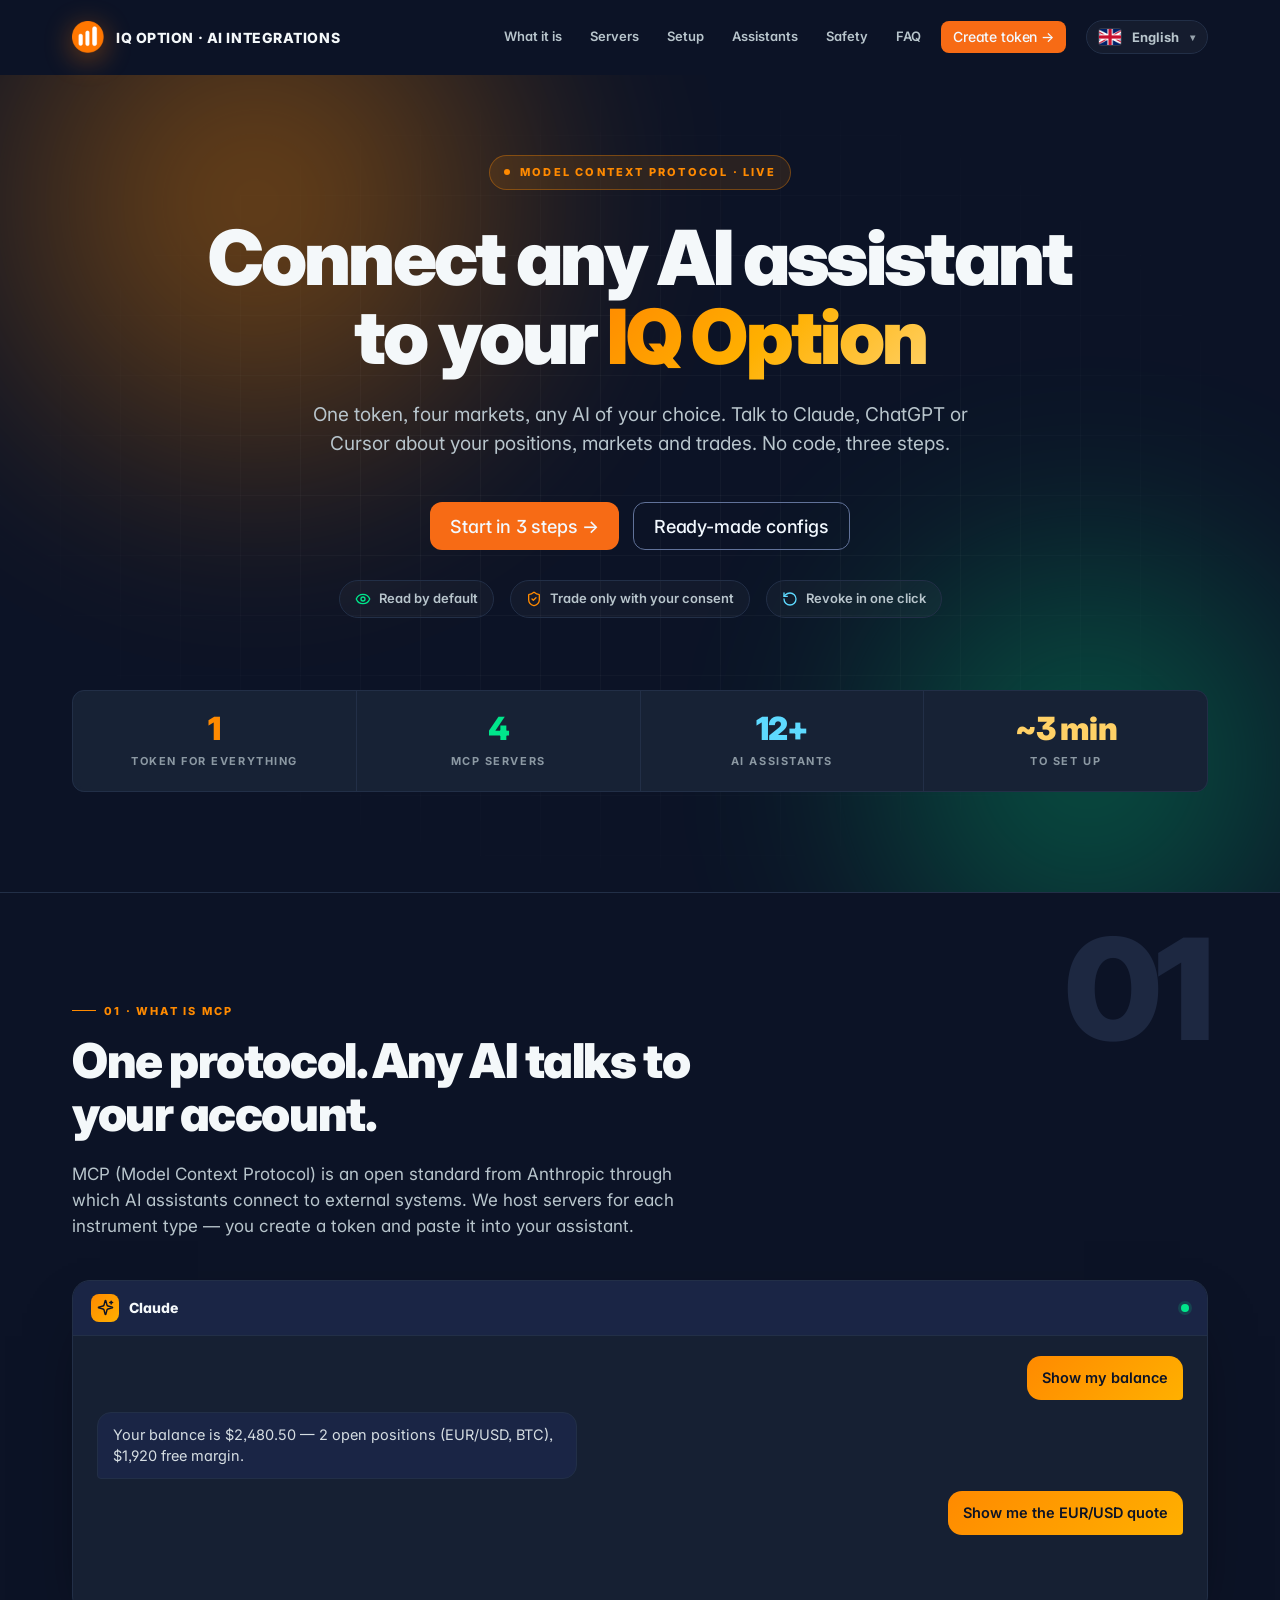
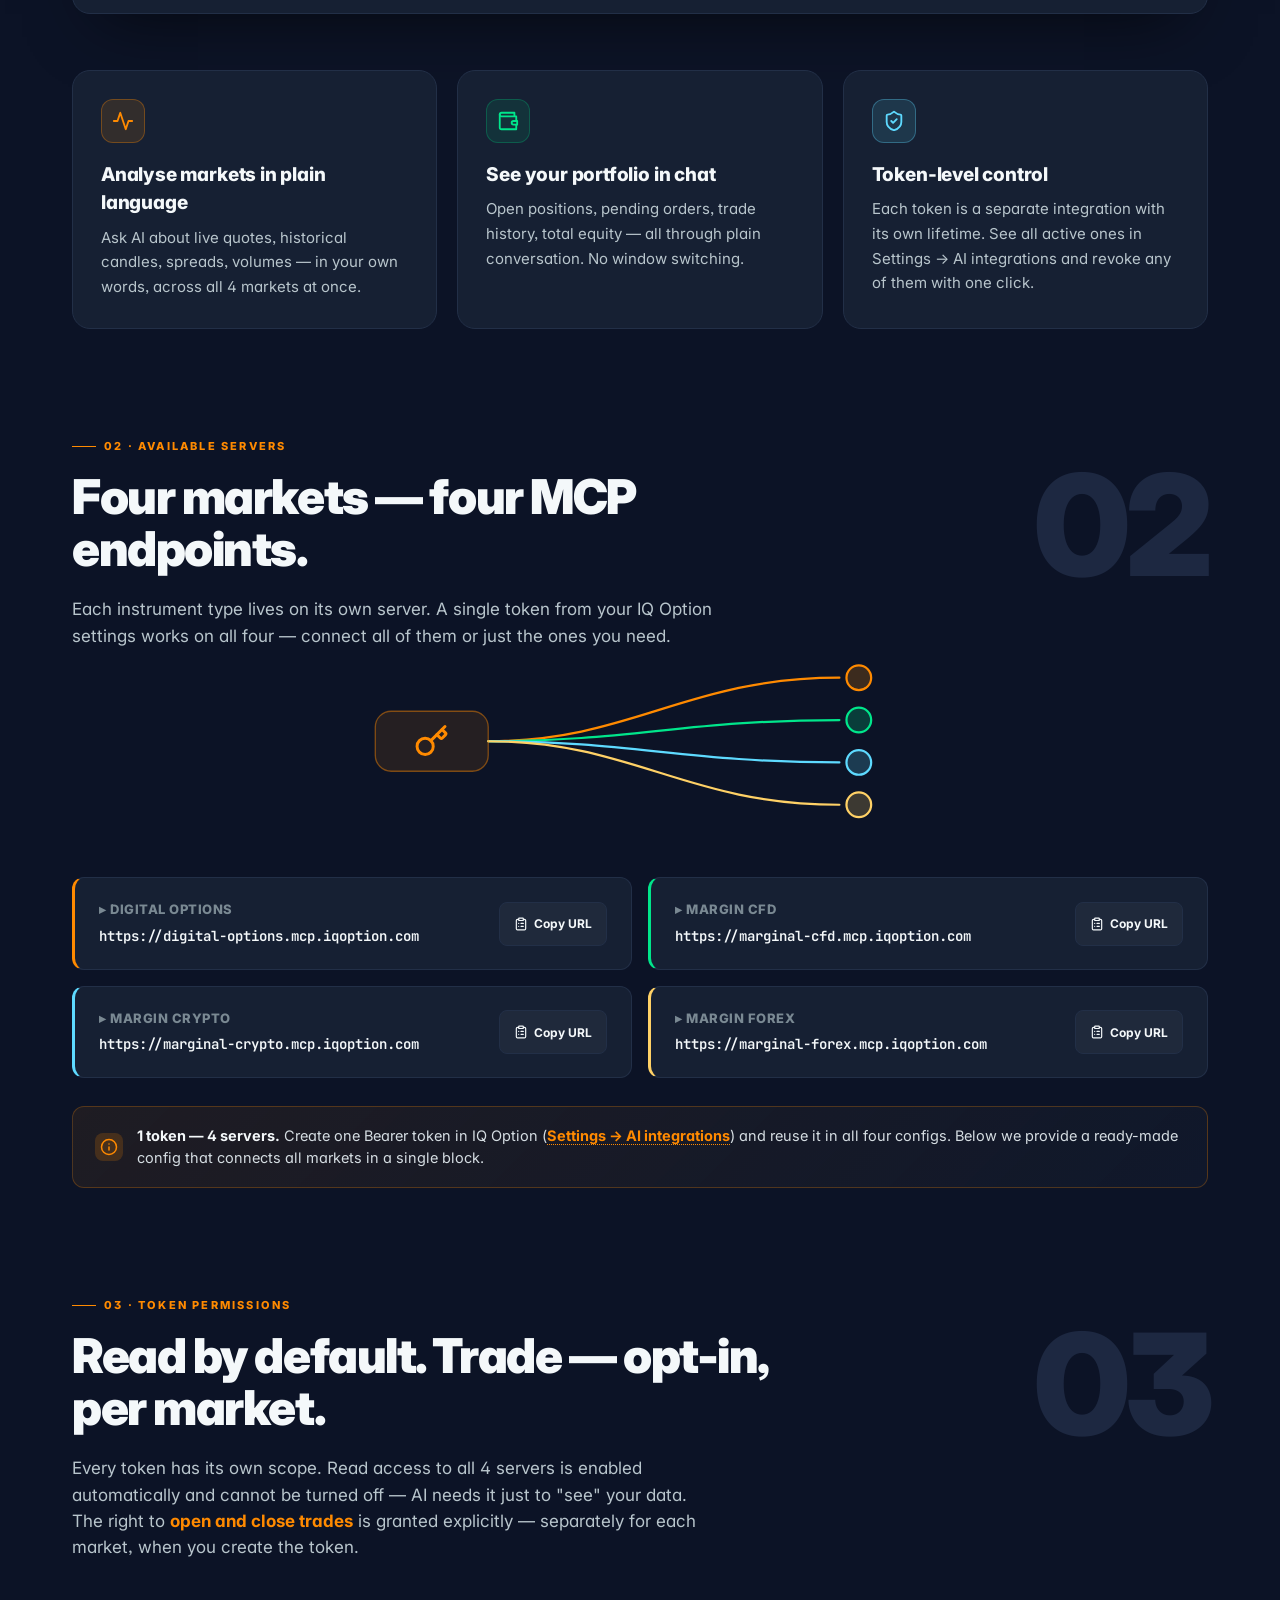
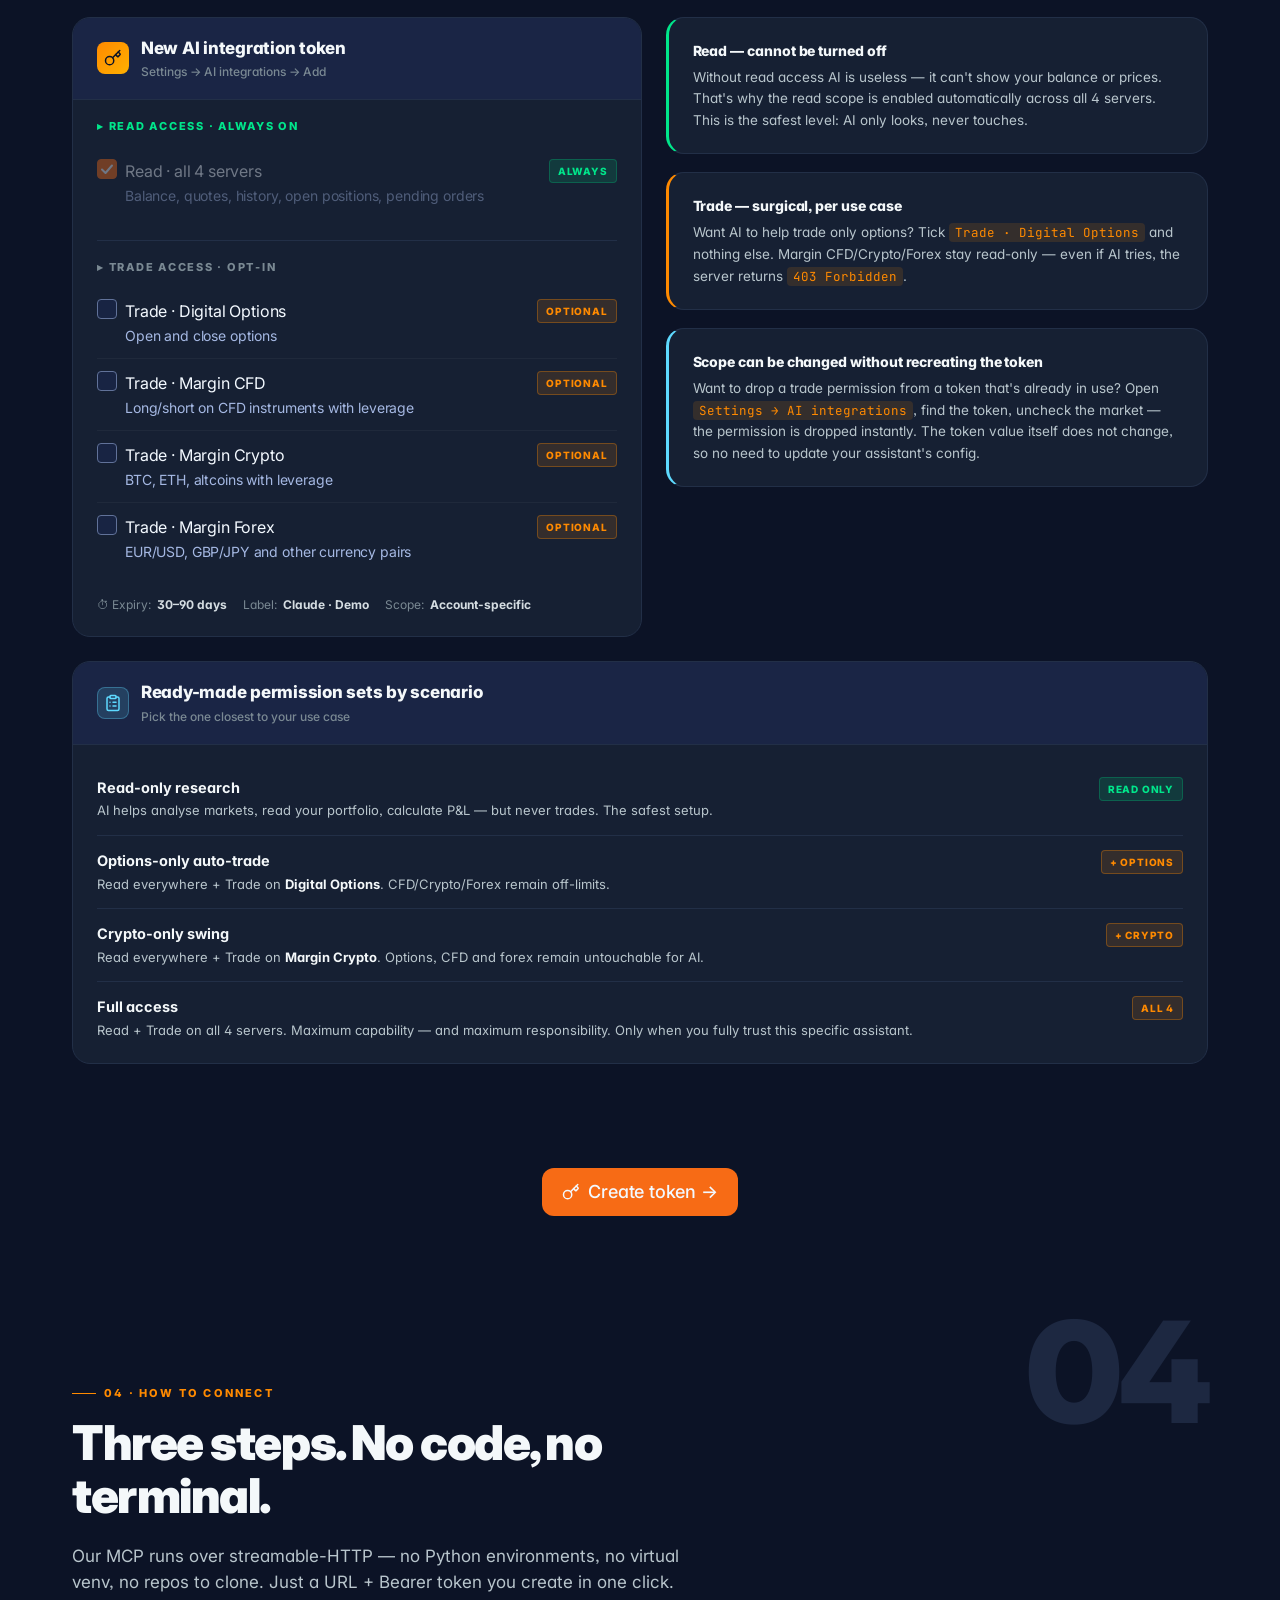
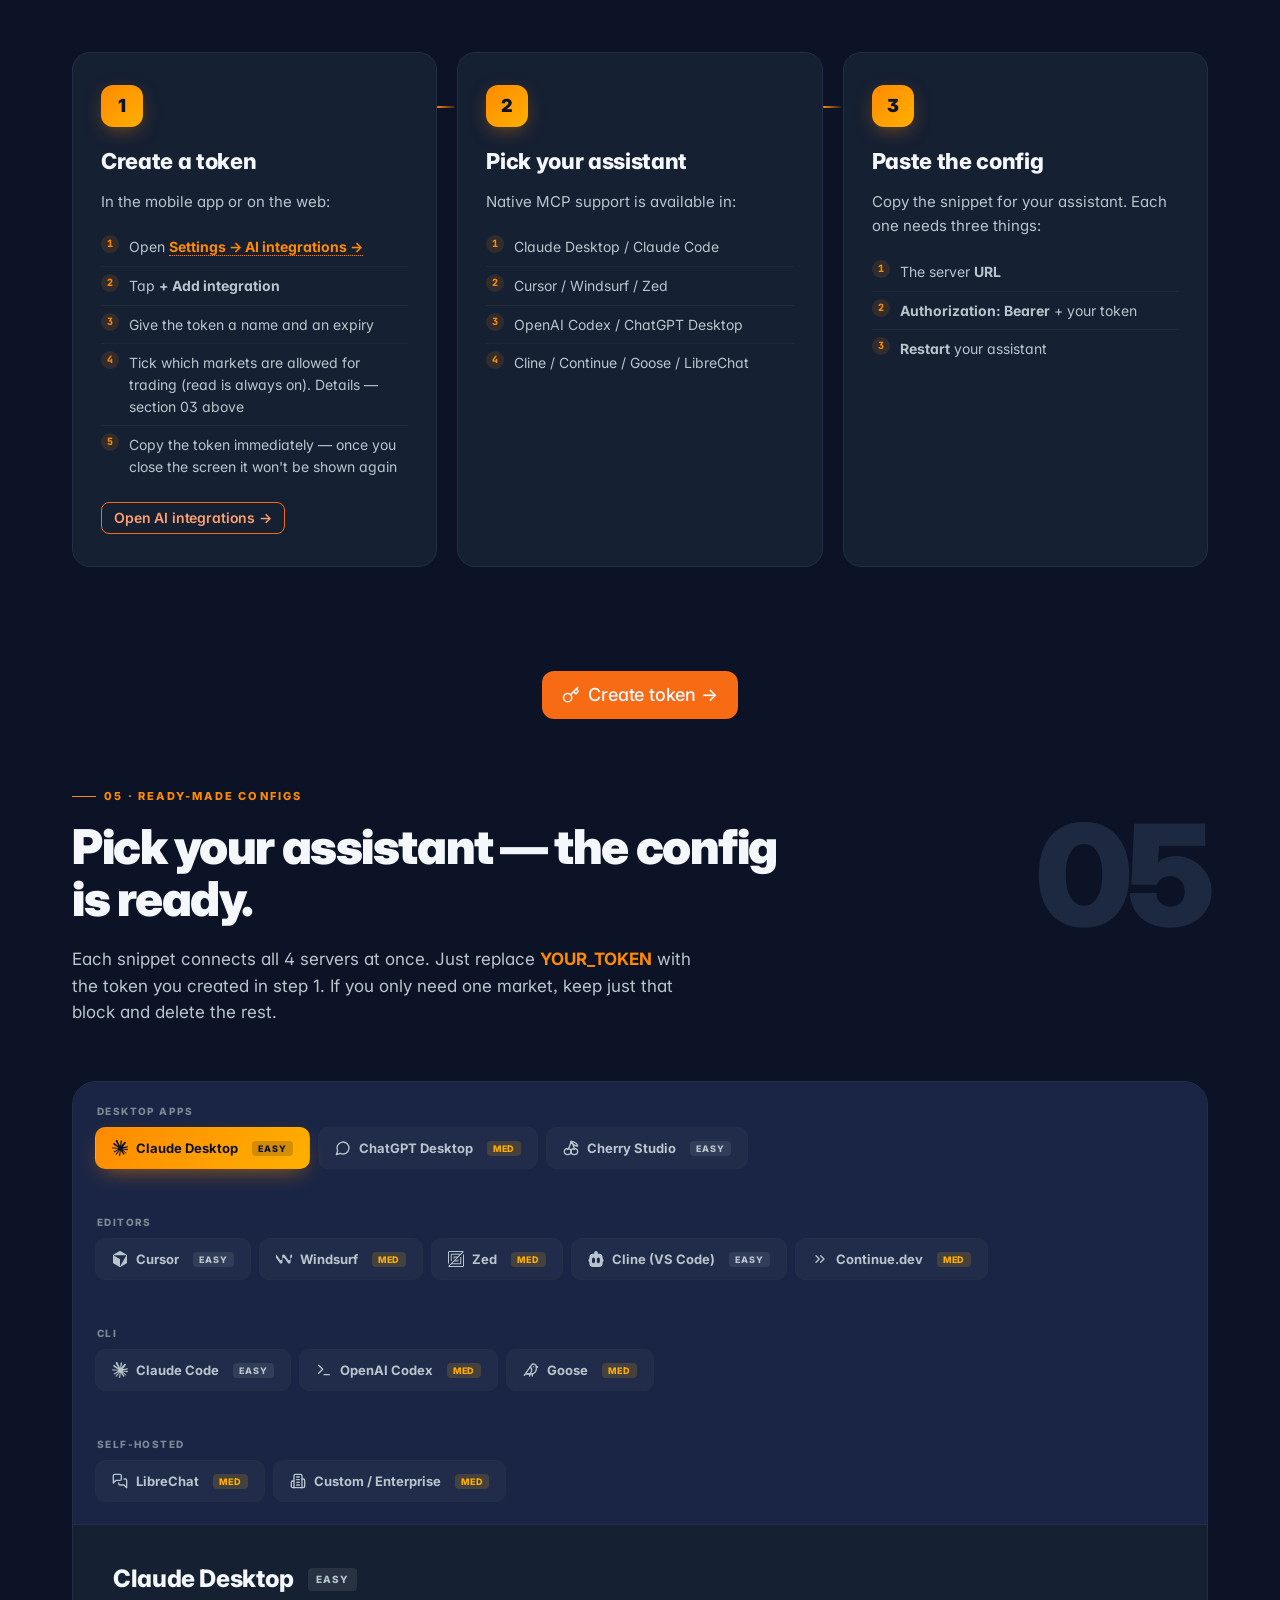
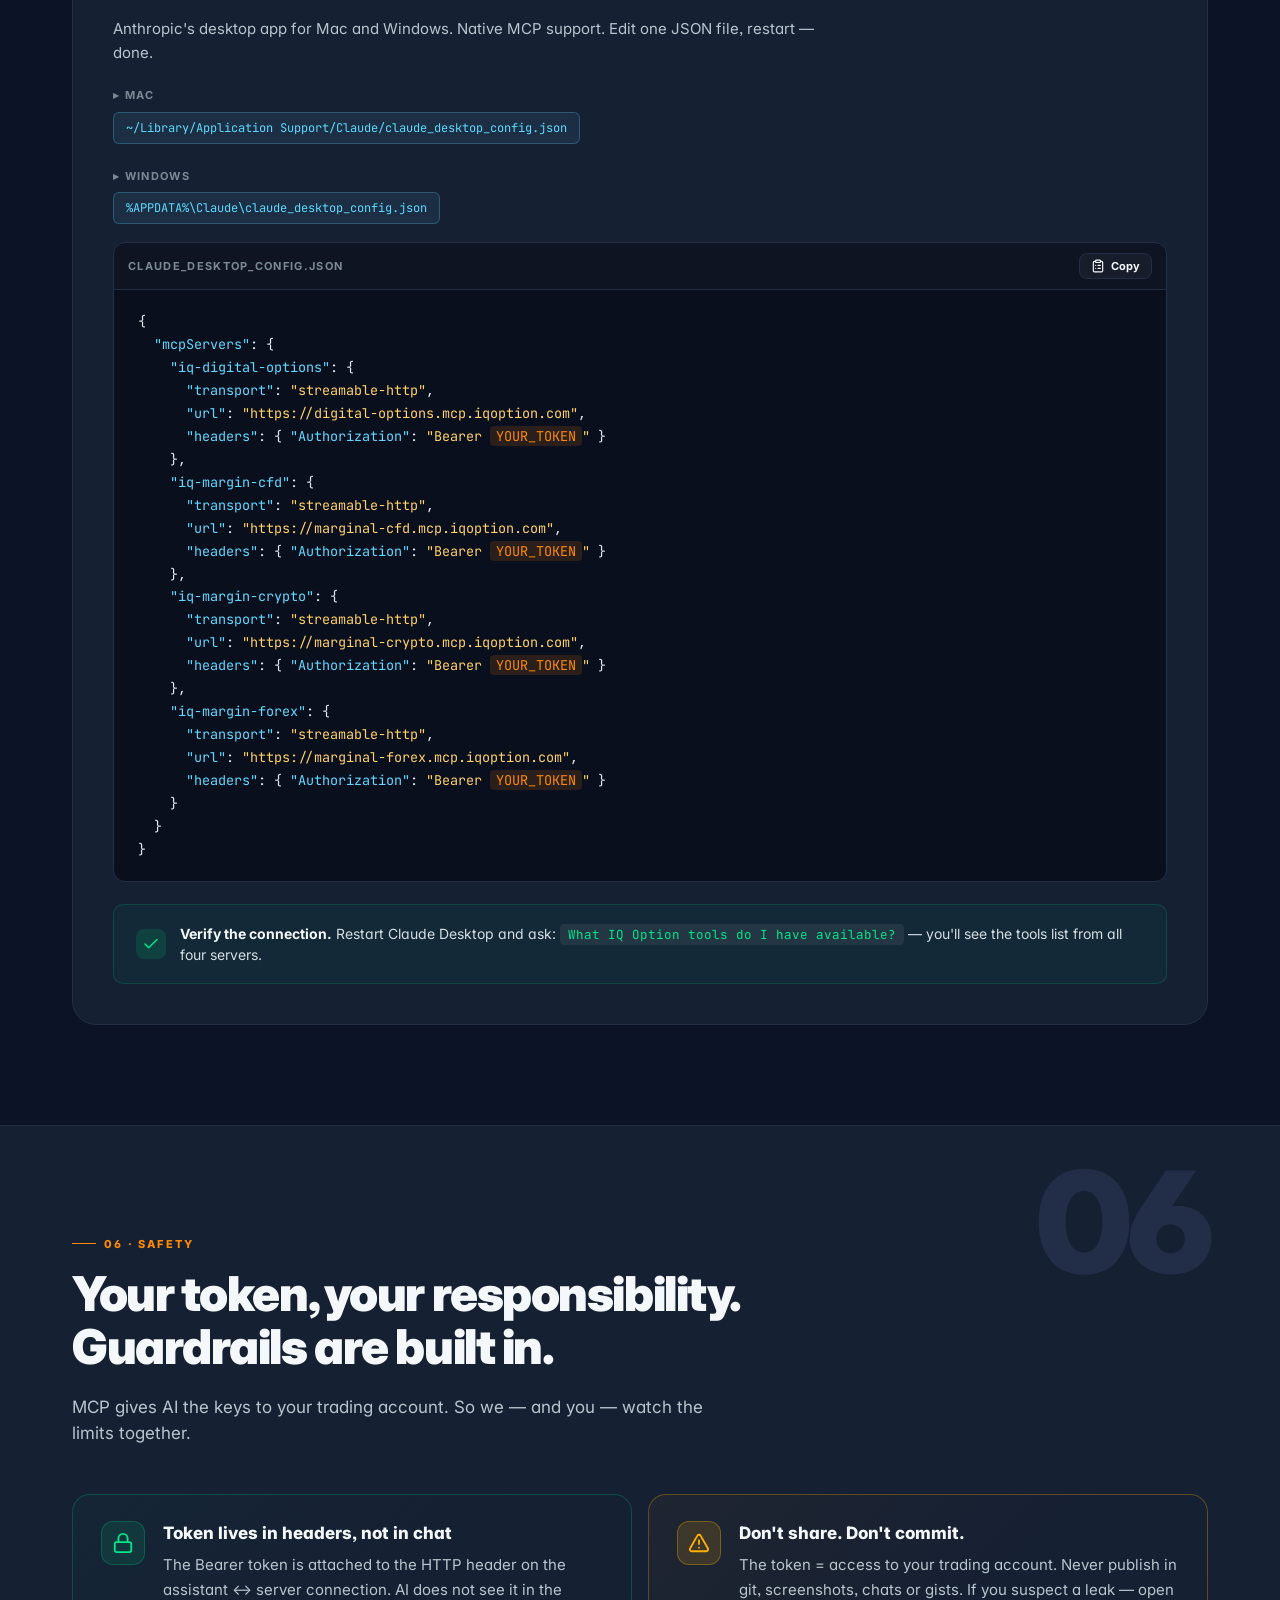
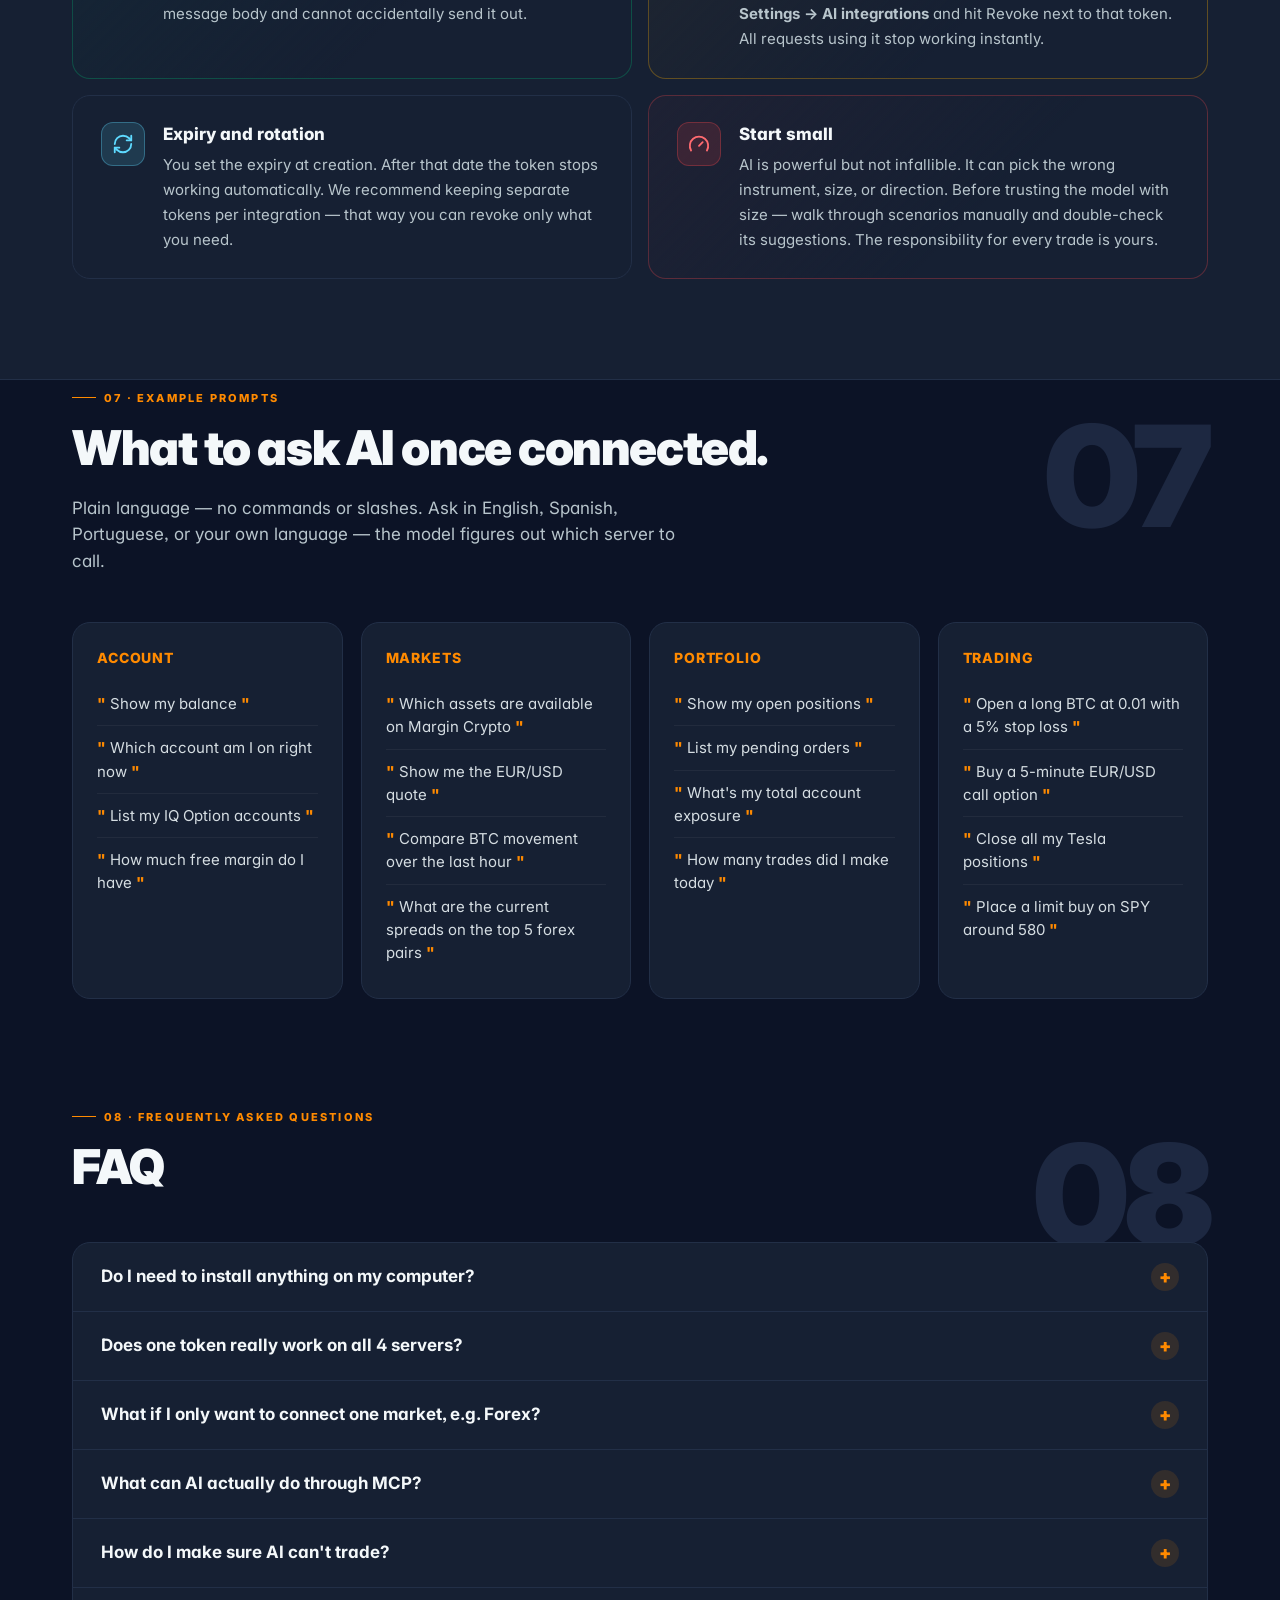
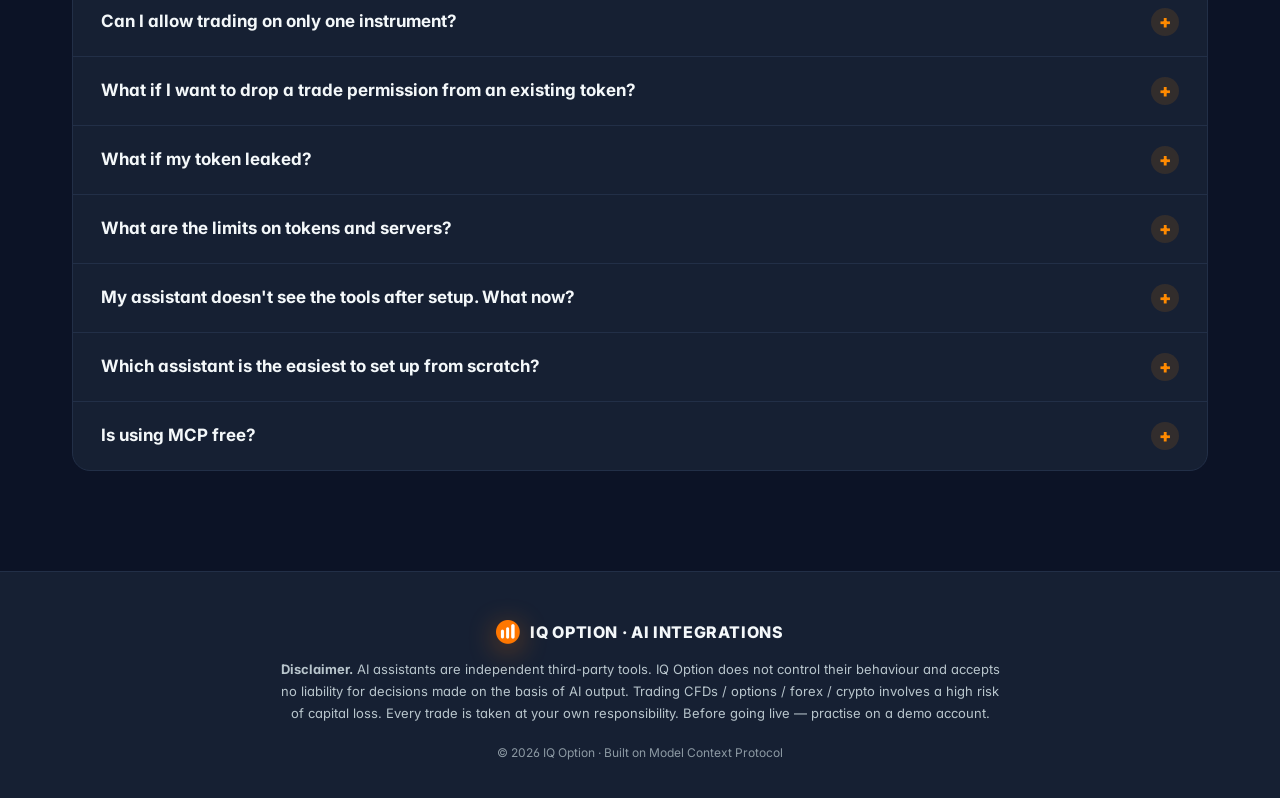
<file: index.html>
<!DOCTYPE html>
<html lang="en" dir="ltr">
<head>
<meta charset="UTF-8">
<meta name="viewport" content="width=device-width, initial-scale=1">
<!-- Google Tag Manager -->
<script>(function(w,d,s,l,i){w[l]=w[l]||[];w[l].push({'gtm.start':
new Date().getTime(),event:'gtm.js'});var f=d.getElementsByTagName(s)[0],
j=d.createElement(s),dl=l!='dataLayer'?'&l='+l:'';j.async=true;j.src=
'https://www.googletagmanager.com/gtm.js?id='+i+dl;f.parentNode.insertBefore(j,f);
})(window,document,'script','dataLayer','GTM-W5H54HZ6');</script>
<!-- End Google Tag Manager -->
<title>Connect any AI assistant to IQ Option · MCP Integration Guide</title>
<meta name="description" content="Connect Claude, ChatGPT, Cursor and 12+ AI assistants to your IQ Option account via the Model Context Protocol (MCP). One Bearer token, four market servers — digital options, CFD, crypto, forex. No code, three steps.">
<meta name="keywords" content="IQ Option, MCP, Model Context Protocol, Claude, ChatGPT, Cursor, AI trading assistant, digital options, forex, crypto, CFD, Bearer token">
<meta name="author" content="IQ Option">
<meta name="robots" content="index, follow, max-image-preview:large, max-snippet:-1">
<meta name="theme-color" content="#0C1326">
<link rel="canonical" href="https://iqoptionmcp.com/">
<link rel="alternate" hreflang="en" href="https://iqoptionmcp.com/">
<link rel="alternate" hreflang="ar-SA" href="https://iqoptionmcp.com/ar/">
<link rel="alternate" hreflang="th" href="https://iqoptionmcp.com/th/">
<link rel="alternate" hreflang="pt" href="https://iqoptionmcp.com/pt/">
<link rel="alternate" hreflang="es" href="https://iqoptionmcp.com/es/">
<link rel="alternate" hreflang="tl" href="https://iqoptionmcp.com/tl/">
<link rel="alternate" hreflang="id" href="https://iqoptionmcp.com/id/">
<link rel="alternate" hreflang="x-default" href="https://iqoptionmcp.com/">

<!-- Open Graph -->
<meta property="og:type" content="website">
<meta property="og:site_name" content="IQ Option · AI Integrations">
<meta property="og:title" content="Connect any AI assistant to IQ Option · MCP Integration Guide">
<meta property="og:description" content="One token, four markets, any AI. Connect Claude, ChatGPT or Cursor to IQ Option via MCP in three steps.">
<meta property="og:url" content="https://iqoptionmcp.com/">
<meta property="og:image" content="https://iqoptionmcp.com/assets/img/og.png">
<meta property="og:image:width" content="1200">
<meta property="og:image:height" content="630">
<meta property="og:image:alt" content="Connect any AI assistant to your IQ Option account via MCP">
<meta property="og:locale" content="en">

<!-- Twitter -->
<meta name="twitter:card" content="summary_large_image">
<meta name="twitter:title" content="Connect any AI assistant to IQ Option via MCP">
<meta name="twitter:description" content="One token, four markets, any AI. Claude, ChatGPT, Cursor — connected to IQ Option in three steps.">
<meta name="twitter:image" content="https://iqoptionmcp.com/assets/img/og.png">

<link rel="icon" type="image/png" href="assets/img/logo.png">
<link rel="apple-touch-icon" href="assets/img/logo.png">
<!-- AI ingestion: full guide as plain markdown -->
<link rel="alternate" type="text/markdown" title="llms-full" href="/llms-full.txt">

<link rel="preconnect" href="https://fonts.googleapis.com">
<link rel="preconnect" href="https://fonts.gstatic.com" crossorigin>
<!-- Fonts off the critical path: text paints instantly in a metric-matched fallback, then swaps to Inter -->
<link rel="preload" as="style" href="https://fonts.googleapis.com/css2?family=Inter:wght@400;500;600;700;800;900&family=JetBrains+Mono:wght@400;500;600&display=swap">
<link rel="stylesheet" media="print" onload="this.media='all'" href="https://fonts.googleapis.com/css2?family=Inter:wght@400;500;600;700;800;900&family=JetBrains+Mono:wght@400;500;600&display=swap">
<noscript><link rel="stylesheet" href="https://fonts.googleapis.com/css2?family=Inter:wght@400;500;600;700;800;900&family=JetBrains+Mono:wght@400;500;600&display=swap"></noscript>

<!-- QEDS · Quadcode Enterprise Design System (v1.2-pilot, dark) — self-hosted snapshot -->
<link rel="stylesheet" href="assets/css/qeds.css">
<link rel="stylesheet" href="assets/css/tokens.css">
<link rel="stylesheet" href="assets/css/styles.css">

<!-- Analytics: visits + on-site events (privacy-first, cookieless) -->
<script src="assets/js/analytics.js" defer></script>

<!-- Structured data for AI answer engines & search -->
<script type="application/ld+json">
{
  "@context": "https://schema.org",
  "@graph": [
    {
      "@type": "WebSite",
      "@id": "https://iqoptionmcp.com/#website",
      "url": "https://iqoptionmcp.com/",
      "name": "IQ Option · AI Integrations",
      "inLanguage": "en",
      "publisher": {
        "@id": "https://iqoptionmcp.com/#org"
      }
    },
    {
      "@type": "Organization",
      "@id": "https://iqoptionmcp.com/#org",
      "name": "IQ Option",
      "url": "https://iqoption.com",
      "logo": "https://iqoptionmcp.com/assets/img/logo.png",
      "sameAs": [
        "https://iqoption.com"
      ]
    },
    {
      "@type": "SoftwareApplication",
      "@id": "https://iqoptionmcp.com/#app",
      "name": "IQ Option AI Integrations (MCP)",
      "applicationCategory": "FinanceApplication",
      "operatingSystem": "Web, macOS, Windows, Linux",
      "inLanguage": "en",
      "description": "One Bearer token, four market MCP servers (digital options, CFD, crypto, forex). Ready-made configs for Claude, ChatGPT, Cursor and 12+ assistants. No code, three steps.",
      "url": "https://iqoptionmcp.com/",
      "publisher": {
        "@id": "https://iqoptionmcp.com/#org"
      },
      "offers": {
        "@type": "Offer",
        "price": "0",
        "priceCurrency": "USD"
      },
      "featureList": [
        "Read balance, quotes, history and open positions in plain language",
        "Per-market trade permissions (read default, trade opt-in)",
        "Works with Claude, ChatGPT, Cursor and 12+ AI assistants",
        "Four MCP servers: digital options, CFD, crypto, forex"
      ]
    },
    {
      "@type": "TechArticle",
      "@id": "https://iqoptionmcp.com/#article",
      "headline": "Connect any AI assistant to IQ Option via MCP",
      "description": "One Bearer token, four market MCP servers (digital options, CFD, crypto, forex). Ready-made configs for Claude, ChatGPT, Cursor and 12+ assistants. No code, three steps.",
      "inLanguage": "en",
      "isPartOf": {
        "@id": "https://iqoptionmcp.com/#website"
      },
      "datePublished": "2026-06-09",
      "dateModified": "2026-06-09",
      "image": "https://iqoptionmcp.com/assets/img/og.png",
      "author": {
        "@id": "https://iqoptionmcp.com/#org"
      },
      "publisher": {
        "@id": "https://iqoptionmcp.com/#org"
      },
      "about": {
        "@type": "Thing",
        "name": "Model Context Protocol",
        "sameAs": "https://modelcontextprotocol.io"
      }
    },
    {
      "@type": "HowTo",
      "@id": "https://iqoptionmcp.com/#howto",
      "inLanguage": "en",
      "name": "How to connect an AI assistant to IQ Option",
      "description": "Connect any MCP-capable AI assistant to IQ Option in three steps.",
      "totalTime": "PT3M",
      "step": [
        {
          "@type": "HowToStep",
          "position": 1,
          "url": "https://iqoptionmcp.com/#setup",
          "name": "Create a token",
          "text": "In the mobile app or on the web: Open Settings → AI integrations → Tap + Add integration Give the token a name and an expiry Tick which markets are allowed for trading (read is always on). Details — section 03 above Copy the token immediately — once you close the screen it won't be shown again"
        },
        {
          "@type": "HowToStep",
          "position": 2,
          "url": "https://iqoptionmcp.com/#setup",
          "name": "Pick your assistant",
          "text": "Native MCP support is available in: Claude Desktop / Claude Code Cursor / Windsurf / Zed OpenAI Codex / ChatGPT Desktop Cline / Continue / Goose / LibreChat"
        },
        {
          "@type": "HowToStep",
          "position": 3,
          "url": "https://iqoptionmcp.com/#setup",
          "name": "Paste the config",
          "text": "Copy the snippet for your assistant. Each one needs three things: The server URL Authorization: Bearer + your token Restart your assistant"
        }
      ]
    },
    {
      "@type": "FAQPage",
      "@id": "https://iqoptionmcp.com/#faq",
      "inLanguage": "en",
      "mainEntity": [
        {
          "@type": "Question",
          "name": "Do I need to install anything on my computer?",
          "acceptedAnswer": {
            "@type": "Answer",
            "text": "No. Our MCP servers are hosted by us — no repos to clone, no Python or venv to install. Just the URL + Bearer token in your AI assistant's config."
          }
        },
        {
          "@type": "Question",
          "name": "Does one token really work on all 4 servers?",
          "acceptedAnswer": {
            "@type": "Answer",
            "text": "Yes. Create a single Bearer token in Settings → AI integrations and use it in the Authorization header for all four endpoints: digital-options, marginal-cfd, marginal-crypto, marginal-forex."
          }
        },
        {
          "@type": "Question",
          "name": "What if I only want to connect one market, e.g. Forex?",
          "acceptedAnswer": {
            "@type": "Answer",
            "text": "Delete the other blocks from the config — keep only iq-margin-forex . AI will see only the tools from that server and won't be able to touch, e.g., options by accident."
          }
        },
        {
          "@type": "Question",
          "name": "What can AI actually do through MCP?",
          "acceptedAnswer": {
            "@type": "Answer",
            "text": "Each of our servers exposes its own tools list — you can see the full set right after connecting by asking the assistant: \"What IQ Option tools do you have?\". In total this is reading market data, portfolio and trades, plus methods to open/close positions. Which methods are available to a specific token is determined by its scope (read + optionally trade per market)."
          }
        },
        {
          "@type": "Question",
          "name": "How do I make sure AI can't trade?",
          "acceptedAnswer": {
            "@type": "Answer",
            "text": "When creating the token in Settings → AI integrations just don't tick any of the four \"Trade · …\" checkboxes. Read stays on (it can't be turned off — AI needs it), and any attempt to call a trading tool will return 403 Forbidden . This is the safest setup for research use cases."
          }
        },
        {
          "@type": "Question",
          "name": "Can I allow trading on only one instrument?",
          "acceptedAnswer": {
            "@type": "Answer",
            "text": "Yes. For example, tick only Trade · Margin Crypto — AI will be able to open/close crypto positions, but options, CFD and forex stay read-only. Useful when you're testing the AI setup on a market you're comfortable with."
          }
        },
        {
          "@type": "Question",
          "name": "What if I want to drop a trade permission from an existing token?",
          "acceptedAnswer": {
            "@type": "Answer",
            "text": "Open Settings → AI integrations , find the token and uncheck the relevant box (e.g. Trade · Margin CFD ). The permission is removed instantly — the server will start returning 403 Forbidden on trading calls for that market. The token value itself doesn't change, so no need to touch your assistant's config."
          }
        },
        {
          "@type": "Question",
          "name": "What if my token leaked?",
          "acceptedAnswer": {
            "@type": "Answer",
            "text": "Go to Settings → AI integrations , find the compromised token and hit Revoke. All requests with it stop working instantly. Create a new one and update the assistant's config."
          }
        },
        {
          "@type": "Question",
          "name": "What are the limits on tokens and servers?",
          "acceptedAnswer": {
            "@type": "Answer",
            "text": "One account can have multiple active tokens at once (visible in the Active tokens list). One token works across all 4 servers. If you want separate keys per integration for easier revocation — create several and give them meaningful names."
          }
        },
        {
          "@type": "Question",
          "name": "My assistant doesn't see the tools after setup. What now?",
          "acceptedAnswer": {
            "@type": "Answer",
            "text": "Checklist: (1) restart the assistant completely, (2) make sure the token is copied without extra whitespace at the start/end, (3) check that the URL has no trailing slash and matches your subscription, (4) make sure the Authorization header starts exactly with Bearer (note the space), (5) check the assistant's logs — usually it's a JSON syntax error in the config."
          }
        },
        {
          "@type": "Question",
          "name": "Which assistant is the easiest to set up from scratch?",
          "acceptedAnswer": {
            "@type": "Answer",
            "text": "If you're not a developer — Claude Desktop or Cherry Studio: both have a UI that handles the config for you. If you live in code — Cursor or Claude Code will feel more natural."
          }
        },
        {
          "@type": "Question",
          "name": "Is using MCP free?",
          "acceptedAnswer": {
            "@type": "Answer",
            "text": "At the moment — yes, free for all IQ Option clients with an active account. You only pay for your AI assistant's subscription (Claude Pro / ChatGPT Plus, etc.)."
          }
        }
      ]
    }
  ]
}
</script>
</head>
<body>
<!-- Google Tag Manager (noscript) -->
<noscript><iframe src="https://www.googletagmanager.com/ns.html?id=GTM-W5H54HZ6"
height="0" width="0" style="display:none;visibility:hidden"></iframe></noscript>
<!-- End Google Tag Manager (noscript) -->
<!-- ════════════════════════════════════════════════════════════════════
     HERO
     ════════════════════════════════════════════════════════════════════ -->
<a class="skip-link" href="#main">Skip to content</a>
<!-- Icon sprite (Lucide) — decorative, locale-neutral -->
<svg aria-hidden="true" focusable="false" height="0" style="position:absolute" width="0">
<symbol id="i-activity" viewBox="0 0 24 24"><path d="M22 12h-4l-3 9L9 3l-3 9H2"></path></symbol>
<symbol id="i-wallet" viewBox="0 0 24 24"><path d="M21 12V7H5a2 2 0 0 1 0-4h14v4"></path><path d="M3 5v14a2 2 0 0 0 2 2h16v-5"></path><path d="M18 12a2 2 0 0 0 0 4h4v-4Z"></path></symbol>
<symbol id="i-shield-check" viewBox="0 0 24 24"><path d="M20 13c0 5-3.5 7.5-7.66 8.95a1 1 0 0 1-.67-.01C7.5 20.5 4 18 4 13V6a1 1 0 0 1 1-1c2 0 4.5-1.2 6.24-2.72a1.17 1.17 0 0 1 1.52 0C14.51 3.81 17 5 19 5a1 1 0 0 1 1 1Z"></path><path d="m9 12 2 2 4-4"></path></symbol>
<symbol id="i-info" viewBox="0 0 24 24"><circle cx="12" cy="12" r="10"></circle><path d="M12 16v-4"></path><path d="M12 8h.01"></path></symbol>
<symbol id="i-key" viewBox="0 0 24 24"><path d="m15.5 7.5 2.3 2.3a1 1 0 0 0 1.4 0l2.1-2.1a1 1 0 0 0 0-1.4L19 4"></path><path d="m21 2-9.6 9.6"></path><circle cx="7.5" cy="15.5" r="5.5"></circle></symbol>
<symbol id="i-clipboard" viewBox="0 0 24 24"><rect height="4" rx="1" width="8" x="8" y="2"></rect><path d="M16 4h2a2 2 0 0 1 2 2v14a2 2 0 0 1-2 2H6a2 2 0 0 1-2-2V6a2 2 0 0 1 2-2h2"></path><path d="M12 11h4"></path><path d="M12 16h4"></path><path d="M8 11h.01"></path><path d="M8 16h.01"></path></symbol>
<symbol id="i-check" viewBox="0 0 24 24"><path d="M20 6 9 17l-5-5"></path></symbol>
<symbol id="i-lock" viewBox="0 0 24 24"><rect height="11" rx="2" width="18" x="3" y="11"></rect><path d="M7 11V7a5 5 0 0 1 10 0v4"></path></symbol>
<symbol id="i-alert" viewBox="0 0 24 24"><path d="m21.73 18-8-14a2 2 0 0 0-3.48 0l-8 14A2 2 0 0 0 4 21h16a2 2 0 0 0 1.73-3Z"></path><path d="M12 9v4"></path><path d="M12 17h.01"></path></symbol>
<symbol id="i-refresh" viewBox="0 0 24 24"><path d="M3 12a9 9 0 0 1 9-9 9.75 9.75 0 0 1 6.74 2.74L21 8"></path><path d="M21 3v5h-5"></path><path d="M21 12a9 9 0 0 1-9 9 9.75 9.75 0 0 1-6.74-2.74L3 16"></path><path d="M3 21v-5h5"></path></symbol>
<symbol id="i-gauge" viewBox="0 0 24 24"><path d="m12 14 4-4"></path><path d="M3.34 19a10 10 0 1 1 17.32 0"></path></symbol>
<symbol id="i-eye" viewBox="0 0 24 24"><path d="M2.06 12.35a1 1 0 0 1 0-.7 10.75 10.75 0 0 1 19.88 0 1 1 0 0 1 0 .7 10.75 10.75 0 0 1-19.88 0"></path><circle cx="12" cy="12" r="3"></circle></symbol>
<symbol id="i-rotate" viewBox="0 0 24 24"><path d="M3 12a9 9 0 1 0 9-9 9.75 9.75 0 0 0-6.74 2.74L3 8"></path><path d="M3 3v5h5"></path></symbol>
<symbol id="i-menu" viewBox="0 0 24 24"><path d="M4 6h16"></path><path d="M4 12h16"></path><path d="M4 18h16"></path></symbol>
<symbol id="i-sparkles" viewBox="0 0 24 24"><path d="M9.94 15.5A2 2 0 0 0 8.5 14.06l-6.14-1.58a.5.5 0 0 1 0-.96L8.5 9.94A2 2 0 0 0 9.94 8.5l1.58-6.14a.5.5 0 0 1 .96 0L14.06 8.5A2 2 0 0 0 15.5 9.94l6.14 1.58a.5.5 0 0 1 0 .96L15.5 14.06a2 2 0 0 0-1.44 1.44l-1.58 6.14a.5.5 0 0 1-.96 0z"></path><path d="M20 3v4"></path><path d="M22 5h-4"></path></symbol>
<symbol id="i-brand-claude" viewBox="0 0 24 24"><path d="m4.7144 15.9555 4.7174-2.6471.079-.2307-.079-.1275h-.2307l-.7893-.0486-2.6956-.0729-2.3375-.0971-2.2646-.1214-.5707-.1215-.5343-.7042.0546-.3522.4797-.3218.686.0608 1.5179.1032 2.2767.1578 1.6514.0972 2.4468.255h.3886l.0546-.1579-.1336-.0971-.1032-.0972L6.973 9.8356l-2.55-1.6879-1.3356-.9714-.7225-.4918-.3643-.4614-.1578-1.0078.6557-.7225.8803.0607.2246.0607.8925.686 1.9064 1.4754 2.4893 1.8336.3643.3035.1457-.1032.0182-.0728-.164-.2733-1.3539-2.4467-1.445-2.4893-.6435-1.032-.17-.6194c-.0607-.255-.1032-.4674-.1032-.7285L6.287.1335 6.6997 0l.9957.1336.419.3642.6192 1.4147 1.0018 2.2282 1.5543 3.0296.4553.8985.2429.8318.091.255h.1579v-.1457l.1275-1.706.2368-2.0947.2307-2.6957.0789-.7589.3764-.9107.7468-.4918.5828.2793.4797.686-.0668.4433-.2853 1.8517-.5586 2.9021-.3643 1.9429h.2125l.2429-.2429.9835-1.3053 1.6514-2.0643.7286-.8196.85-.9046.5464-.4311h1.0321l.759 1.1293-.34 1.1657-1.0625 1.3478-.8804 1.1414-1.2628 1.7-.7893 1.36.0729.1093.1882-.0183 2.8535-.607 1.5421-.2794 1.8396-.3157.8318.3886.091.3946-.3278.8075-1.967.4857-2.3072.4614-3.4364.8136-.0425.0304.0486.0607 1.5482.1457.6618.0364h1.621l3.0175.2247.7892.522.4736.6376-.079.4857-1.2142.6193-1.6393-.3886-3.825-.9107-1.3113-.3279h-.1822v.1093l1.0929 1.0686 2.0035 1.8092 2.5075 2.3314.1275.5768-.3218.4554-.34-.0486-2.2039-1.6575-.85-.7468-1.9246-1.621h-.1275v.17l.4432.6496 2.3436 3.5214.1214 1.0807-.17.3521-.6071.2125-.6679-.1214-1.3721-1.9246L14.38 17.959l-1.1414-1.9428-.1397.079-.674 7.2552-.3156.3703-.7286.2793-.6071-.4614-.3218-.7468.3218-1.4753.3886-1.9246.3157-1.53.2853-1.9004.17-.6314-.0121-.0425-.1397.0182-1.4328 1.9672-2.1796 2.9446-1.7243 1.8456-.4128.164-.7164-.3704.0667-.6618.4008-.5889 2.386-3.0357 1.4389-1.882.929-1.0868-.0062-.1579h-.0546l-6.3385 4.1164-1.1293.1457-.4857-.4554.0608-.7467.2307-.2429 1.9064-1.3114Z"></path></symbol>
<symbol id="i-brand-cursor" viewBox="0 0 24 24"><path d="M11.503.131 1.891 5.678a.84.84 0 0 0-.42.726v11.188c0 .3.162.575.42.724l9.609 5.55a1 1 0 0 0 .998 0l9.61-5.55a.84.84 0 0 0 .42-.724V6.404a.84.84 0 0 0-.42-.726L12.497.131a1.01 1.01 0 0 0-.996 0M2.657 6.338h18.55c.263 0 .43.287.297.515L12.23 22.918c-.062.107-.229.064-.229-.06V12.335a.59.59 0 0 0-.295-.51l-9.11-5.257c-.109-.063-.064-.23.061-.23"></path></symbol>
<symbol id="i-brand-windsurf" viewBox="0 0 24 24"><path d="M23.55 5.067c-1.2038-.002-2.1806.973-2.1806 2.1765v4.8676c0 .972-.8035 1.7594-1.7597 1.7594-.568 0-1.1352-.286-1.4718-.7659l-4.9713-7.1003c-.4125-.5896-1.0837-.941-1.8103-.941-1.1334 0-2.1533.9635-2.1533 2.153v4.8957c0 .972-.7969 1.7594-1.7596 1.7594-.57 0-1.1363-.286-1.4728-.7658L.4076 5.1598C.2822 4.9798 0 5.0688 0 5.2882v4.2452c0 .2147.0656.4228.1884.599l5.4748 7.8183c.3234.462.8006.8052 1.3509.9298 1.3771.313 2.6446-.747 2.6446-2.0977v-4.893c0-.972.7875-1.7593 1.7596-1.7593h.003a1.798 1.798 0 0 1 1.4718.7658l4.9723 7.0994c.4135.5905 1.05.941 1.8093.941 1.1587 0 2.1515-.9645 2.1515-2.153v-4.8948c0-.972.7875-1.7594 1.7596-1.7594h.194a.22.22 0 0 0 .2204-.2202v-4.622a.22.22 0 0 0-.2203-.2203Z"></path></symbol>
<symbol id="i-brand-zed" viewBox="0 0 24 24"><path d="M2.25 1.5a.75.75 0 0 0-.75.75v16.5H0V2.25A2.25 2.25 0 0 1 2.25 0h20.095c1.002 0 1.504 1.212.795 1.92L10.764 14.298h3.486V12.75h1.5v1.922a1.125 1.125 0 0 1-1.125 1.125H9.264l-2.578 2.578h11.689V9h1.5v9.375a1.5 1.5 0 0 1-1.5 1.5H5.185L2.562 22.5H21.75a.75.75 0 0 0 .75-.75V5.25H24v16.5A2.25 2.25 0 0 1 21.75 24H1.655C.653 24 .151 22.788.86 22.08L13.19 9.75H9.75v1.5h-1.5V9.375A1.125 1.125 0 0 1 9.375 8.25h5.314l2.625-2.625H5.625V15h-1.5V5.625a1.5 1.5 0 0 1 1.5-1.5h13.19L21.438 1.5z"></path></symbol>
<symbol id="i-brand-cline" viewBox="0 0 24 24"><path d="m23.365 13.556-1.442-2.895V8.994c0-2.764-2.218-5.002-4.954-5.002h-2.464c.178-.367.276-.779.276-1.213A2.77 2.77 0 0 0 12.018 0a2.77 2.77 0 0 0-2.763 2.779c0 .434.098.846.276 1.213H7.067c-2.736 0-4.954 2.238-4.954 5.002v1.667L.64 13.549c-.149.29-.149.636 0 .927l1.472 2.855v1.667C2.113 21.762 4.33 24 7.067 24h9.902c2.736 0 4.954-2.238 4.954-5.002V17.33l1.44-2.865c.143-.286.143-.622.002-.91m-12.854 2.36a2.27 2.27 0 0 1-2.261 2.273 2.27 2.27 0 0 1-2.261-2.273v-4.042A2.27 2.27 0 0 1 8.249 9.6a2.267 2.267 0 0 1 2.262 2.274zm7.285 0a2.27 2.27 0 0 1-2.26 2.273 2.27 2.27 0 0 1-2.262-2.273v-4.042A2.267 2.267 0 0 1 15.535 9.6a2.267 2.267 0 0 1 2.261 2.274z"></path></symbol>
<symbol id="i-terminal" viewBox="0 0 24 24"><path d="M12 19h8"></path><path d="m4 17 6-6-6-6"></path></symbol>
<symbol id="i-message" viewBox="0 0 24 24"><path d="M7.9 20A9 9 0 1 0 4 16.1L2 22Z"></path></symbol>
<symbol id="i-chevrons-right" viewBox="0 0 24 24"><path d="m6 17 5-5-5-5"></path><path d="m13 17 5-5-5-5"></path></symbol>
<symbol id="i-bird" viewBox="0 0 24 24"><path d="M16 7h.01"></path><path d="M3.4 18H12a8 8 0 0 0 8-8V7a4 4 0 0 0-7.28-2.3L2 20"></path><path d="m20 7 2 .5-2 .5"></path><path d="M10 18v3"></path><path d="M14 17.75V21"></path><path d="M7 18a6 6 0 0 0 3.84-10.61"></path></symbol>
<symbol id="i-cherry" viewBox="0 0 24 24"><path d="M2 17a5 5 0 0 0 10 0c0-2.76-2.5-5-5-3-2.5-2-5 .24-5 3Z"></path><path d="M12 17a5 5 0 0 0 10 0c0-2.76-2.5-5-5-3-2.5-2-5 .24-5 3Z"></path><path d="M7 14c3.22-2.91 4.29-8.75 5-12 1.66 2.38 4.94 9 5 12"></path><path d="M22 9c-4.29 0-7.14-2.33-10-7 5.71 0 10 4.67 10 7Z"></path></symbol>
<symbol id="i-messages" viewBox="0 0 24 24"><path d="M14 9a2 2 0 0 1-2 2H6l-4 4V4a2 2 0 0 1 2-2h8a2 2 0 0 1 2 2z"></path><path d="M18 9h2a2 2 0 0 1 2 2v11l-4-4h-6a2 2 0 0 1-2-2v-1"></path></symbol>
<symbol id="i-building" viewBox="0 0 24 24"><path d="M6 22V4a2 2 0 0 1 2-2h8a2 2 0 0 1 2 2v18Z"></path><path d="M6 12H4a2 2 0 0 0-2 2v6a2 2 0 0 0 2 2h2"></path><path d="M18 9h2a2 2 0 0 1 2 2v9a2 2 0 0 1-2 2h-2"></path><path d="M10 6h4"></path><path d="M10 10h4"></path><path d="M10 14h4"></path><path d="M10 18h4"></path></symbol>
</svg>
<main id="main">
<header class="site-header">
<div class="container">
<nav aria-label="Primary" class="nav">
<div class="logo">
<img alt="IQ Option" class="logo-mark" height="32" src="assets/img/logo.png" width="32"/>
        IQ OPTION · AI INTEGRATIONS
      </div>
<button aria-controls="nav-links" aria-expanded="false" aria-label="Menu" class="nav-toggle" type="button">
<svg aria-hidden="true" class="ic"><use href="#i-menu"></use></svg>
</button>
<div class="nav-links" id="nav-links">
<a href="#what">What it is</a>
<a href="#servers">Servers</a>
<a href="#setup">Setup</a>
<a href="#assistants">Assistants</a>
<a href="#safety">Safety</a>
<a href="#faq">FAQ</a>
</div>
<a class="qeds-button nav-cta" data-context="accent" data-cta="nav" data-prominence="primary" data-size="sm" href="https://iqoption.com/en/profile/ai-integration" rel="noopener" target="_blank">
<svg aria-hidden="true" class="ic"><use href="#i-key"></use></svg>
<span class="qeds-button__label">Create token →</span>
</a>
<div class="lang-switch"><button class="lang-toggle" type="button" aria-expanded="false" aria-controls="lang-menu" aria-label="Language"><img class="lang-flag" src="assets/img/flags/gb.png" alt="" width="22" height="16"><span class="lang-current">English</span><span class="lang-caret" aria-hidden="true">▾</span></button><ul class="lang-menu" id="lang-menu" hidden><li><a href="./" hreflang="en" lang="en" aria-current="true"><span class="lang-name"><img class="lang-flag" src="assets/img/flags/gb.png" alt="" width="22" height="16"><span class="lang-label">English</span></span></a></li><li><a href="ar/" hreflang="ar-SA" lang="ar"><span class="lang-name"><img class="lang-flag" src="assets/img/flags/sa.png" alt="" width="22" height="16"><span class="lang-label">العربية</span></span></a></li><li><a href="th/" hreflang="th" lang="th"><span class="lang-name"><img class="lang-flag" src="assets/img/flags/th.png" alt="" width="22" height="16"><span class="lang-label">ไทย</span></span></a></li><li><a href="pt/" hreflang="pt" lang="pt"><span class="lang-name"><img class="lang-flag" src="assets/img/flags/br.png" alt="" width="22" height="16"><span class="lang-label">Português</span></span></a></li><li><a href="es/" hreflang="es" lang="es"><span class="lang-name"><img class="lang-flag" src="assets/img/flags/es.png" alt="" width="22" height="16"><span class="lang-label">Español</span></span></a></li><li><a href="tl/" hreflang="tl" lang="tl"><span class="lang-name"><img class="lang-flag" src="assets/img/flags/ph.png" alt="" width="22" height="16"><span class="lang-label">Tagalog</span></span></a></li><li><a href="id/" hreflang="id" lang="id"><span class="lang-name"><img class="lang-flag" src="assets/img/flags/id.png" alt="" width="22" height="16"><span class="lang-label">Bahasa Indonesia</span></span></a></li></ul></div></nav>
</div>
</header>
<div class="hero-shell">
<div class="hero-bg"></div>
<div class="hero-grid"></div>
<div class="container">
<div class="hero">
<span class="badge">
<span class="badge-dot"></span>
        Model Context Protocol · Live
      </span>
<h1 class="hero-title">
        Connect any AI assistant<br/>
        to your <span class="hero-grad">IQ Option</span>
</h1>
<p class="hero-sub">
        One token, four markets, any AI of your choice. Talk to Claude, ChatGPT or Cursor about your positions, markets and trades. No code, three steps.
      </p>
<div class="hero-cta">
<a class="qeds-button" data-context="accent" data-prominence="primary" data-size="lg" href="#setup">
<span class="qeds-button__label">Start in 3 steps →</span>
</a>
<a class="qeds-button" data-context="general" data-prominence="tertiary" data-size="lg" href="#assistants">
<span class="qeds-button__label">Ready-made configs</span>
</a>
</div>
<div class="trust-strip">
<span class="trust-chip"><svg aria-hidden="true" class="ic"><use href="#i-eye"></use></svg>Read by default</span>
<span class="trust-chip"><svg aria-hidden="true" class="ic"><use href="#i-shield-check"></use></svg>Trade only with your consent</span>
<span class="trust-chip"><svg aria-hidden="true" class="ic"><use href="#i-rotate"></use></svg>Revoke in one click</span>
</div>
<div class="hero-stats reveal">
<div class="hstat">
<div class="hstat-num">1</div>
<div class="hstat-label">Token for everything</div>
</div>
<div class="hstat">
<div class="hstat-num green">4</div>
<div class="hstat-label">MCP servers</div>
</div>
<div class="hstat">
<div class="hstat-num cyan">12+</div>
<div class="hstat-label">AI assistants</div>
</div>
<div class="hstat">
<div class="hstat-num gold">~3 min</div>
<div class="hstat-label">To set up</div>
</div>
</div>
</div>
</div>
</div>
<!-- ════════════════════════════════════════════════════════════════════
     WHAT IS MCP
     ════════════════════════════════════════════════════════════════════ -->
<section data-num="01" id="what">
<div class="container">
<div class="section-eyebrow">01 · What is MCP</div>
<h2 class="section-title">One protocol. Any AI talks to your account.</h2>
<p class="section-sub">
      MCP (Model Context Protocol) is an open standard from Anthropic through which AI assistants connect to external systems. We host servers for each instrument type — you create a token and paste it into your assistant.
    </p>
<div aria-label="Example AI conversation" class="chat-mock reveal">
<div class="chat-head">
<span class="chat-avatar"><svg aria-hidden="true" class="ic"><use href="#i-sparkles"></use></svg></span>
<span class="chat-name">Claude</span>
<span aria-hidden="true" class="chat-dot"></span>
</div>
<div class="chat-body">
<div class="chat-msg user"><p>Show my balance</p></div>
<div class="chat-msg ai"><p>Your balance is $2,480.50 — 2 open positions (EUR/USD, BTC), $1,920 free margin.</p></div>
<div class="chat-msg user"><p>Show me the EUR/USD quote</p></div>
<div class="chat-msg ai"><p>EUR/USD is trading at 1.0847, up 0.12% today.</p></div>
</div>
</div>
<div class="cap-grid">
<div class="cap-card reveal">
<div class="cap-ic orange"><svg aria-hidden="true" class="ic"><use href="#i-activity"></use></svg></div>
<h3>Analyse markets in plain language</h3>
<p>Ask AI about live quotes, historical candles, spreads, volumes — in your own words, across all 4 markets at once.</p>
</div>
<div class="cap-card reveal">
<div class="cap-ic green"><svg aria-hidden="true" class="ic"><use href="#i-wallet"></use></svg></div>
<h3>See your portfolio in chat</h3>
<p>Open positions, pending orders, trade history, total equity — all through plain conversation. No window switching.</p>
</div>
<div class="cap-card reveal">
<div class="cap-ic cyan"><svg aria-hidden="true" class="ic"><use href="#i-shield-check"></use></svg></div>
<h3>Token-level control</h3>
<p>Each token is a separate integration with its own lifetime. See all active ones in Settings → AI integrations and revoke any of them with one click.</p>
</div>
</div>
</div>
</section>
<!-- ════════════════════════════════════════════════════════════════════
     SERVERS
     ════════════════════════════════════════════════════════════════════ -->
<section data-num="02" id="servers" style="padding-top:0;">
<div class="container">
<div class="section-eyebrow">02 · Available servers</div>
<h2 class="section-title">Four markets — four MCP endpoints.</h2>
<p class="section-sub">
      Each instrument type lives on its own server. A single token from your IQ Option settings works on all four — connect all of them or just the ones you need.
    </p>
<div class="token-flow" aria-hidden="true">
<svg viewBox="0 0 680 200" fill="none" role="img" xmlns="http://www.w3.org/2000/svg">
<path class="flow-line c1" pathLength="1" d="M168 100 C 332 100, 392 28, 566 28"></path>
<path class="flow-line c2" pathLength="1" d="M168 100 C 332 100, 392 76, 566 76"></path>
<path class="flow-line c3" pathLength="1" d="M168 100 C 332 100, 392 124, 566 124"></path>
<path class="flow-line c4" pathLength="1" d="M168 100 C 332 100, 392 172, 566 172"></path>
<g class="flow-hub">
<rect x="40" y="66" width="128" height="68" rx="18"></rect>
<use href="#i-key" x="84" y="80" width="40" height="40" class="ic hub-key"></use>
</g>
<g class="flow-node c1"><circle cx="588" cy="28" r="14"></circle></g>
<g class="flow-node c2"><circle cx="588" cy="76" r="14"></circle></g>
<g class="flow-node c3"><circle cx="588" cy="124" r="14"></circle></g>
<g class="flow-node c4"><circle cx="588" cy="172" r="14"></circle></g>
</svg>
</div>
<div class="servers-row">
<div class="srv-card">
<div class="srv-info">
<div class="srv-name">▸ Digital Options</div>
<div class="srv-url">https://digital-options.mcp.iqoption.com</div>
</div>
<button class="copy-btn" data-copy="https://digital-options.mcp.iqoption.com"><svg aria-hidden="true" class="ic"><use href="#i-clipboard"></use></svg> Copy URL</button>
</div>
<div class="srv-card green">
<div class="srv-info">
<div class="srv-name">▸ Margin CFD</div>
<div class="srv-url">https://marginal-cfd.mcp.iqoption.com</div>
</div>
<button class="copy-btn" data-copy="https://marginal-cfd.mcp.iqoption.com"><svg aria-hidden="true" class="ic"><use href="#i-clipboard"></use></svg> Copy URL</button>
</div>
<div class="srv-card cyan">
<div class="srv-info">
<div class="srv-name">▸ Margin Crypto</div>
<div class="srv-url">https://marginal-crypto.mcp.iqoption.com</div>
</div>
<button class="copy-btn" data-copy="https://marginal-crypto.mcp.iqoption.com"><svg aria-hidden="true" class="ic"><use href="#i-clipboard"></use></svg> Copy URL</button>
</div>
<div class="srv-card gold">
<div class="srv-info">
<div class="srv-name">▸ Margin Forex</div>
<div class="srv-url">https://marginal-forex.mcp.iqoption.com</div>
</div>
<button class="copy-btn" data-copy="https://marginal-forex.mcp.iqoption.com"><svg aria-hidden="true" class="ic"><use href="#i-clipboard"></use></svg> Copy URL</button>
</div>
</div>
<div class="one-token-tip">
<div class="info-ic"><svg aria-hidden="true" class="ic"><use href="#i-info"></use></svg></div>
<div>
<strong>1 token — 4 servers.</strong> Create one Bearer token in IQ Option (<a href="https://iqoption.com/en/profile/ai-integration" rel="noopener" style="color:var(--accent); font-weight:700; border-bottom:1px dotted var(--accent);" target="_blank">Settings → AI integrations</a>) and reuse it in all four configs. Below we provide a ready-made config that connects all markets in a single block.
      </div>
</div>
</div>
</section>
<!-- ════════════════════════════════════════════════════════════════════
     PERMISSIONS · per-instrument trade opt-in
     ════════════════════════════════════════════════════════════════════ -->
<section data-num="03" id="permissions" style="padding-top:0;">
<div class="container">
<div class="section-eyebrow">03 · Token permissions</div>
<h2 class="section-title">Read by default. Trade — opt-in, per market.</h2>
<p class="section-sub">
      Every token has its own scope. Read access to all 4 servers is enabled automatically and cannot be turned off — AI needs it just to "see" your data. The right to <strong style="color:var(--accent);">open and close trades</strong> is granted explicitly — separately for each market, when you create the token.
    </p>
<div class="perm-shell">
<!-- LEFT: Mockup of the token creation card -->
<div class="perm-card">
<div class="perm-head">
<div class="perm-head-ic"><svg aria-hidden="true" class="ic"><use href="#i-key"></use></svg></div>
<div>
<h3>New AI integration token</h3>
<div class="perm-head-sub">Settings → AI integrations → Add</div>
</div>
</div>
<div class="perm-body">
<!-- READ section -->
<div class="perm-section">
<div class="perm-section-label green">▸ Read access · always on</div>
<div class="perm-row">
<button class="qeds-checkbox" data-checked="checked" data-size="md" disabled="" type="button">
<span class="qeds-checkbox__indicator">
<svg class="qeds-checkbox__icon" data-icon="check" viewBox="0 0 16 16"><path d="M3 8.5L6.5 12 13 4.5" fill="none" stroke="currentColor" stroke-linecap="round" stroke-linejoin="round" stroke-width="2"></path></svg>
</span>
<span class="qeds-checkbox__labels">
<span class="qeds-checkbox__label">Read · all 4 servers</span>
<span class="qeds-checkbox__description">Balance, quotes, history, open positions, pending orders</span>
</span>
</button>
<span class="perm-tag always">Always</span>
</div>
</div>
<!-- TRADE section -->
<div class="perm-section">
<div class="perm-section-label">▸ Trade access · opt-in</div>
<div class="perm-row">
<button class="qeds-checkbox" data-checked="unchecked" data-size="md" type="button">
<span class="qeds-checkbox__indicator">
<svg class="qeds-checkbox__icon" data-icon="check" viewBox="0 0 16 16"><path d="M3 8.5L6.5 12 13 4.5" fill="none" stroke="currentColor" stroke-linecap="round" stroke-linejoin="round" stroke-width="2"></path></svg>
</span>
<span class="qeds-checkbox__labels">
<span class="qeds-checkbox__label">Trade · Digital Options</span>
<span class="qeds-checkbox__description">Open and close options</span>
</span>
</button>
<span class="perm-tag optional">Optional</span>
</div>
<div class="perm-row">
<button class="qeds-checkbox" data-checked="unchecked" data-size="md" type="button">
<span class="qeds-checkbox__indicator">
<svg class="qeds-checkbox__icon" data-icon="check" viewBox="0 0 16 16"><path d="M3 8.5L6.5 12 13 4.5" fill="none" stroke="currentColor" stroke-linecap="round" stroke-linejoin="round" stroke-width="2"></path></svg>
</span>
<span class="qeds-checkbox__labels">
<span class="qeds-checkbox__label">Trade · Margin CFD</span>
<span class="qeds-checkbox__description">Long/short on CFD instruments with leverage</span>
</span>
</button>
<span class="perm-tag optional">Optional</span>
</div>
<div class="perm-row">
<button class="qeds-checkbox" data-checked="unchecked" data-size="md" type="button">
<span class="qeds-checkbox__indicator">
<svg class="qeds-checkbox__icon" data-icon="check" viewBox="0 0 16 16"><path d="M3 8.5L6.5 12 13 4.5" fill="none" stroke="currentColor" stroke-linecap="round" stroke-linejoin="round" stroke-width="2"></path></svg>
</span>
<span class="qeds-checkbox__labels">
<span class="qeds-checkbox__label">Trade · Margin Crypto</span>
<span class="qeds-checkbox__description">BTC, ETH, altcoins with leverage</span>
</span>
</button>
<span class="perm-tag optional">Optional</span>
</div>
<div class="perm-row">
<button class="qeds-checkbox" data-checked="unchecked" data-size="md" type="button">
<span class="qeds-checkbox__indicator">
<svg class="qeds-checkbox__icon" data-icon="check" viewBox="0 0 16 16"><path d="M3 8.5L6.5 12 13 4.5" fill="none" stroke="currentColor" stroke-linecap="round" stroke-linejoin="round" stroke-width="2"></path></svg>
</span>
<span class="qeds-checkbox__labels">
<span class="qeds-checkbox__label">Trade · Margin Forex</span>
<span class="qeds-checkbox__description">EUR/USD, GBP/JPY and other currency pairs</span>
</span>
</button>
<span class="perm-tag optional">Optional</span>
</div>
</div>
<div class="perm-meta">
<div class="perm-meta-item">⏱ Expiry: <strong>30–90 days</strong></div>
<div class="perm-meta-item">Label: <strong>Claude · Demo</strong></div>
<div class="perm-meta-item">Scope: <strong>Account-specific</strong></div>
</div>
</div>
</div>
<!-- RIGHT: explanatory callouts -->
<div class="perm-aside">
<div class="perm-callout ok">
<h4>Read — cannot be turned off</h4>
<p>Without read access AI is useless — it can't show your balance or prices. That's why the read scope is enabled automatically across all 4 servers. This is the safest level: AI only looks, never touches.</p>
</div>
<div class="perm-callout warn">
<h4>Trade — surgical, per use case</h4>
<p>Want AI to help trade only options? Tick <code>Trade · Digital Options</code> and nothing else. Margin CFD/Crypto/Forex stay read-only — even if AI tries, the server returns <code>403 Forbidden</code>.</p>
</div>
<div class="perm-callout info">
<h4>Scope can be changed without recreating the token</h4>
<p>Want to drop a trade permission from a token that's already in use? Open <code>Settings → AI integrations</code>, find the token, uncheck the market — the permission is dropped instantly. The token value itself does not change, so no need to update your assistant's config.</p>
</div>
</div>
</div>
<!-- Recommended scopes for typical scenarios -->
<div class="perm-card" style="margin-top: 24px;">
<div class="perm-head">
<div class="perm-head-ic" style="background: rgba(94,218,255,0.15); color: var(--cyan); border:1px solid rgba(94,218,255,0.32);"><svg aria-hidden="true" class="ic"><use href="#i-clipboard"></use></svg></div>
<div>
<h3>Ready-made permission sets by scenario</h3>
<div class="perm-head-sub">Pick the one closest to your use case</div>
</div>
</div>
<div class="perm-body">
<div class="perm-row" style="border-bottom:1px solid var(--border); padding:14px 0;">
<div style="flex:1;">
<div style="font-weight:700; color:var(--text-strong); font-size:14.5px; margin-bottom:3px;">Read-only research</div>
<div style="font-size:13px; color:var(--text-soft); line-height:1.5;">AI helps analyse markets, read your portfolio, calculate P&amp;L — but never trades. The safest setup.</div>
</div>
<span class="perm-tag always" style="margin-left:14px;">Read only</span>
</div>
<div class="perm-row" style="border-bottom:1px solid var(--border); padding:14px 0;">
<div style="flex:1;">
<div style="font-weight:700; color:var(--text-strong); font-size:14.5px; margin-bottom:3px;">Options-only auto-trade</div>
<div style="font-size:13px; color:var(--text-soft); line-height:1.5;">Read everywhere + Trade on <strong style="color:var(--text-strong);">Digital Options</strong>. CFD/Crypto/Forex remain off-limits.</div>
</div>
<span class="perm-tag optional" style="margin-left:14px;">+ Options</span>
</div>
<div class="perm-row" style="border-bottom:1px solid var(--border); padding:14px 0;">
<div style="flex:1;">
<div style="font-weight:700; color:var(--text-strong); font-size:14.5px; margin-bottom:3px;">Crypto-only swing</div>
<div style="font-size:13px; color:var(--text-soft); line-height:1.5;">Read everywhere + Trade on <strong style="color:var(--text-strong);">Margin Crypto</strong>. Options, CFD and forex remain untouchable for AI.</div>
</div>
<span class="perm-tag optional" style="margin-left:14px;">+ Crypto</span>
</div>
<div class="perm-row" style="padding:14px 0 0;">
<div style="flex:1;">
<div style="font-weight:700; color:var(--text-strong); font-size:14.5px; margin-bottom:3px;">Full access</div>
<div style="font-size:13px; color:var(--text-soft); line-height:1.5;">Read + Trade on all 4 servers. Maximum capability — and maximum responsibility. Only when you fully trust this specific assistant.</div>
</div>
<span class="perm-tag optional" style="margin-left:14px;">All 4</span>
</div>
</div>
</div>
</div>
</section>
<!-- ════════════════════════════════════════════════════════════════════
     SETUP STEPS
     ════════════════════════════════════════════════════════════════════ -->
<div class="cta-band">
<a class="qeds-button" data-context="accent" data-cta="mid" data-prominence="primary" data-size="lg" href="https://iqoption.com/en/profile/ai-integration" rel="noopener" target="_blank">
<svg aria-hidden="true" class="ic"><use href="#i-key"></use></svg>
<span class="qeds-button__label">Create token →</span>
</a>
</div>
<section data-num="04" id="setup">
<div class="container">
<div class="section-eyebrow">04 · How to connect</div>
<h2 class="section-title">Three steps. No code, no terminal.</h2>
<p class="section-sub">
      Our MCP runs over streamable-HTTP — no Python environments, no virtual venv, no repos to clone. Just a URL + Bearer token you create in one click.
    </p>
<div class="steps">
<div class="step reveal">
<div class="step-num">1</div>
<h3>Create a token</h3>
<p>In the mobile app or on the web:</p>
<ol>
<li>Open <a href="https://iqoption.com/en/profile/ai-integration" rel="noopener" style="color:var(--accent); font-weight:700; border-bottom:1px dotted var(--accent);" target="_blank"><strong>Settings → AI integrations →</strong></a></li>
<li>Tap <strong>+ Add integration</strong></li>
<li>Give the token a name and an expiry</li>
<li>Tick which markets are allowed for trading (read is always on). Details — section 03 above</li>
<li>Copy the token immediately — once you close the screen it won't be shown again</li>
</ol>
<a class="qeds-button" data-context="accent" data-prominence="tertiary" data-size="sm" href="https://iqoption.com/en/profile/ai-integration" rel="noopener" style="margin-top:16px;" target="_blank">
<span class="qeds-button__label">Open AI integrations →</span>
</a>
</div>
<div class="step reveal">
<div class="step-num">2</div>
<h3>Pick your assistant</h3>
<p>Native MCP support is available in:</p>
<ol>
<li>Claude Desktop / Claude Code</li>
<li>Cursor / Windsurf / Zed</li>
<li>OpenAI Codex / ChatGPT Desktop</li>
<li>Cline / Continue / Goose / LibreChat</li>
</ol>
</div>
<div class="step reveal">
<div class="step-num">3</div>
<h3>Paste the config</h3>
<p>Copy the snippet for your assistant. Each one needs three things:</p>
<ol>
<li>The server <strong>URL</strong></li>
<li><strong>Authorization: Bearer</strong> + your token</li>
<li><strong>Restart</strong> your assistant</li>
</ol>
</div>
</div>
</div>
</section>
<!-- ════════════════════════════════════════════════════════════════════
     ASSISTANT PICKER
     ════════════════════════════════════════════════════════════════════ -->
<div class="cta-band">
<a class="qeds-button" data-context="accent" data-cta="mid" data-prominence="primary" data-size="lg" href="https://iqoption.com/en/profile/ai-integration" rel="noopener" target="_blank">
<svg aria-hidden="true" class="ic"><use href="#i-key"></use></svg>
<span class="qeds-button__label">Create token →</span>
</a>
</div>
<section data-num="05" id="assistants" style="padding-top:0;">
<div class="container">
<div class="section-eyebrow">05 · Ready-made configs</div>
<h2 class="section-title">Pick your assistant — the config is ready.</h2>
<p class="section-sub">
      Each snippet connects all 4 servers at once. Just replace <span style="color:var(--accent);font-weight:700">YOUR_TOKEN</span> with the token you created in step 1. If you only need one market, keep just that block and delete the rest.
    </p>
<div class="picker-shell">
<div class="picker-tabs" id="picker-tabs">
<span aria-hidden="true" class="pt-group" role="presentation">Desktop apps</span>
<button class="pt active" data-tab="claude-desktop"><svg aria-hidden="true" class="ic pt-logo ic-brand"><use href="#i-brand-claude"></use></svg> Claude Desktop <span class="pt-diff">Easy</span></button>
<button class="pt" data-tab="chatgpt"><svg aria-hidden="true" class="ic pt-logo"><use href="#i-message"></use></svg> ChatGPT Desktop <span class="pt-diff med">Med</span></button>
<button class="pt" data-tab="cherry"><svg aria-hidden="true" class="ic pt-logo"><use href="#i-cherry"></use></svg> Cherry Studio <span class="pt-diff">Easy</span></button>
<span aria-hidden="true" class="pt-group" role="presentation">Editors</span>
<button class="pt" data-tab="cursor"><svg aria-hidden="true" class="ic pt-logo ic-brand"><use href="#i-brand-cursor"></use></svg> Cursor <span class="pt-diff">Easy</span></button>
<button class="pt" data-tab="windsurf"><svg aria-hidden="true" class="ic pt-logo ic-brand"><use href="#i-brand-windsurf"></use></svg> Windsurf <span class="pt-diff med">Med</span></button>
<button class="pt" data-tab="zed"><svg aria-hidden="true" class="ic pt-logo ic-brand"><use href="#i-brand-zed"></use></svg> Zed <span class="pt-diff med">Med</span></button>
<button class="pt" data-tab="cline"><svg aria-hidden="true" class="ic pt-logo ic-brand"><use href="#i-brand-cline"></use></svg> Cline (VS Code) <span class="pt-diff">Easy</span></button>
<button class="pt" data-tab="continue"><svg aria-hidden="true" class="ic pt-logo"><use href="#i-chevrons-right"></use></svg> Continue.dev <span class="pt-diff med">Med</span></button>
<span aria-hidden="true" class="pt-group" role="presentation">CLI</span>
<button class="pt" data-tab="claude-code"><svg aria-hidden="true" class="ic pt-logo ic-brand"><use href="#i-brand-claude"></use></svg> Claude Code <span class="pt-diff">Easy</span></button>
<button class="pt" data-tab="codex"><svg aria-hidden="true" class="ic pt-logo"><use href="#i-terminal"></use></svg> OpenAI Codex <span class="pt-diff med">Med</span></button>
<button class="pt" data-tab="goose"><svg aria-hidden="true" class="ic pt-logo"><use href="#i-bird"></use></svg> Goose <span class="pt-diff med">Med</span></button>
<span aria-hidden="true" class="pt-group" role="presentation">Self-hosted</span>
<button class="pt" data-tab="librechat"><svg aria-hidden="true" class="ic pt-logo"><use href="#i-messages"></use></svg> LibreChat <span class="pt-diff med">Med</span></button>
<button class="pt" data-tab="custom"><svg aria-hidden="true" class="ic pt-logo"><use href="#i-building"></use></svg> Custom / Enterprise <span class="pt-diff med">Med</span></button>
</div>
<div class="picker-body" id="picker-body">
<!-- ============ CLAUDE DESKTOP ============ -->
<div class="pb-tab active" data-tab="claude-desktop">
<div class="pb-head">
<h3>Claude Desktop</h3>
<span class="pt-diff">Easy</span>
</div>
<div class="pb-desc">
            Anthropic's desktop app for Mac and Windows. Native MCP support. Edit one JSON file, restart — done.
          </div>
<div class="pb-platform">▸ Mac</div>
<div class="pb-path">~/Library/Application Support/Claude/claude_desktop_config.json</div>
<div class="pb-platform">▸ Windows</div>
<div class="pb-path">%APPDATA%\Claude\claude_desktop_config.json</div>
<div class="code-block">
<div class="code-head">
<span>claude_desktop_config.json</span>
<button class="copy-btn" data-copy-code=""><svg aria-hidden="true" class="ic"><use href="#i-clipboard"></use></svg> Copy</button>
</div>
<pre><code>{
  <span class="tk-key">"mcpServers"</span>: {
    <span class="tk-key">"iq-digital-options"</span>: {
      <span class="tk-key">"transport"</span>: <span class="tk-str">"streamable-http"</span>,
      <span class="tk-key">"url"</span>: <span class="tk-str">"https://digital-options.mcp.iqoption.com"</span>,
      <span class="tk-key">"headers"</span>: { <span class="tk-key">"Authorization"</span>: <span class="tk-str">"Bearer <span class="tk-token">YOUR_TOKEN</span>"</span> }
    },
    <span class="tk-key">"iq-margin-cfd"</span>: {
      <span class="tk-key">"transport"</span>: <span class="tk-str">"streamable-http"</span>,
      <span class="tk-key">"url"</span>: <span class="tk-str">"https://marginal-cfd.mcp.iqoption.com"</span>,
      <span class="tk-key">"headers"</span>: { <span class="tk-key">"Authorization"</span>: <span class="tk-str">"Bearer <span class="tk-token">YOUR_TOKEN</span>"</span> }
    },
    <span class="tk-key">"iq-margin-crypto"</span>: {
      <span class="tk-key">"transport"</span>: <span class="tk-str">"streamable-http"</span>,
      <span class="tk-key">"url"</span>: <span class="tk-str">"https://marginal-crypto.mcp.iqoption.com"</span>,
      <span class="tk-key">"headers"</span>: { <span class="tk-key">"Authorization"</span>: <span class="tk-str">"Bearer <span class="tk-token">YOUR_TOKEN</span>"</span> }
    },
    <span class="tk-key">"iq-margin-forex"</span>: {
      <span class="tk-key">"transport"</span>: <span class="tk-str">"streamable-http"</span>,
      <span class="tk-key">"url"</span>: <span class="tk-str">"https://marginal-forex.mcp.iqoption.com"</span>,
      <span class="tk-key">"headers"</span>: { <span class="tk-key">"Authorization"</span>: <span class="tk-str">"Bearer <span class="tk-token">YOUR_TOKEN</span>"</span> }
    }
  }
}</code></pre>
</div>
<div class="pb-test">
<div class="pb-test-ic"><svg aria-hidden="true" class="ic"><use href="#i-check"></use></svg></div>
<div class="pb-test-text">
<strong>Verify the connection.</strong> Restart Claude Desktop and ask: <code>What IQ Option tools do I have available?</code> — you'll see the tools list from all four servers.
            </div>
</div>
</div>
<!-- ============ CLAUDE CODE ============ -->
<div class="pb-tab" data-tab="claude-code">
<div class="pb-head">
<h3>Claude Code (CLI)</h3>
<span class="pt-diff">Easy</span>
</div>
<div class="pb-desc">
            Anthropic's terminal-based AI. One shell command per server. No config file — everything via CLI.
          </div>
<div class="code-block">
<div class="code-head">
<span>Terminal · add 4 servers</span>
<button class="copy-btn" data-copy-code=""><svg aria-hidden="true" class="ic"><use href="#i-clipboard"></use></svg> Copy</button>
</div>
<pre><code><span class="tk-cmt"># Digital Options</span>
claude mcp add --transport http iq-digital-options \
  https://digital-options.mcp.iqoption.com \
  --header <span class="tk-str">"Authorization: Bearer <span class="tk-token">YOUR_TOKEN</span>"</span>

<span class="tk-cmt"># Margin CFD</span>
claude mcp add --transport http iq-margin-cfd \
  https://marginal-cfd.mcp.iqoption.com \
  --header <span class="tk-str">"Authorization: Bearer <span class="tk-token">YOUR_TOKEN</span>"</span>

<span class="tk-cmt"># Margin Crypto</span>
claude mcp add --transport http iq-margin-crypto \
  https://marginal-crypto.mcp.iqoption.com \
  --header <span class="tk-str">"Authorization: Bearer <span class="tk-token">YOUR_TOKEN</span>"</span>

<span class="tk-cmt"># Margin Forex</span>
claude mcp add --transport http iq-margin-forex \
  https://marginal-forex.mcp.iqoption.com \
  --header <span class="tk-str">"Authorization: Bearer <span class="tk-token">YOUR_TOKEN</span>"</span></code></pre>
</div>
<div class="pb-test">
<div class="pb-test-ic"><svg aria-hidden="true" class="ic"><use href="#i-check"></use></svg></div>
<div class="pb-test-text">
<strong>Verify.</strong> Run <code>claude mcp list</code> — you should see 4 lines with ✓ connected status.
            </div>
</div>
</div>
<!-- ============ CURSOR ============ -->
<div class="pb-tab" data-tab="cursor">
<div class="pb-head">
<h3>Cursor</h3>
<span class="pt-diff">Easy</span>
</div>
<div class="pb-desc">
            AI-first code editor. Settings → MCP → edit <code>mcp.json</code> directly or via the UI.
          </div>
<div class="pb-platform">▸ Mac · Linux</div>
<div class="pb-path">~/.cursor/mcp.json</div>
<div class="pb-platform">▸ Windows</div>
<div class="pb-path">%USERPROFILE%\.cursor\mcp.json</div>
<div class="code-block">
<div class="code-head">
<span>mcp.json</span>
<button class="copy-btn" data-copy-code=""><svg aria-hidden="true" class="ic"><use href="#i-clipboard"></use></svg> Copy</button>
</div>
<pre><code>{
  <span class="tk-key">"mcpServers"</span>: {
    <span class="tk-key">"iq-digital-options"</span>: {
      <span class="tk-key">"url"</span>: <span class="tk-str">"https://digital-options.mcp.iqoption.com"</span>,
      <span class="tk-key">"headers"</span>: { <span class="tk-key">"Authorization"</span>: <span class="tk-str">"Bearer <span class="tk-token">YOUR_TOKEN</span>"</span> }
    },
    <span class="tk-key">"iq-margin-cfd"</span>: {
      <span class="tk-key">"url"</span>: <span class="tk-str">"https://marginal-cfd.mcp.iqoption.com"</span>,
      <span class="tk-key">"headers"</span>: { <span class="tk-key">"Authorization"</span>: <span class="tk-str">"Bearer <span class="tk-token">YOUR_TOKEN</span>"</span> }
    },
    <span class="tk-key">"iq-margin-crypto"</span>: {
      <span class="tk-key">"url"</span>: <span class="tk-str">"https://marginal-crypto.mcp.iqoption.com"</span>,
      <span class="tk-key">"headers"</span>: { <span class="tk-key">"Authorization"</span>: <span class="tk-str">"Bearer <span class="tk-token">YOUR_TOKEN</span>"</span> }
    },
    <span class="tk-key">"iq-margin-forex"</span>: {
      <span class="tk-key">"url"</span>: <span class="tk-str">"https://marginal-forex.mcp.iqoption.com"</span>,
      <span class="tk-key">"headers"</span>: { <span class="tk-key">"Authorization"</span>: <span class="tk-str">"Bearer <span class="tk-token">YOUR_TOKEN</span>"</span> }
    }
  }
}</code></pre>
</div>
<div class="pb-test">
<div class="pb-test-ic"><svg aria-hidden="true" class="ic"><use href="#i-check"></use></svg></div>
<div class="pb-test-text">
<strong>Settings → MCP</strong> will show 4 servers with ● Green status. No restart needed — Cursor hot-reloads.
            </div>
</div>
</div>
<!-- ============ WINDSURF ============ -->
<div class="pb-tab" data-tab="windsurf">
<div class="pb-head">
<h3>Windsurf (Codeium)</h3>
<span class="pt-diff med">Medium</span>
</div>
<div class="pb-desc">
            AI editor by Codeium. Configure via UI or directly via the JSON file.
          </div>
<div class="pb-path">Settings → Windsurf Settings → MCP Servers → Edit configuration</div>
<div class="code-block">
<div class="code-head">
<span>mcp_config.json</span>
<button class="copy-btn" data-copy-code=""><svg aria-hidden="true" class="ic"><use href="#i-clipboard"></use></svg> Copy</button>
</div>
<pre><code>{
  <span class="tk-key">"mcpServers"</span>: {
    <span class="tk-key">"iq-digital-options"</span>: {
      <span class="tk-key">"serverUrl"</span>: <span class="tk-str">"https://digital-options.mcp.iqoption.com"</span>,
      <span class="tk-key">"headers"</span>: { <span class="tk-key">"Authorization"</span>: <span class="tk-str">"Bearer <span class="tk-token">YOUR_TOKEN</span>"</span> }
    },
    <span class="tk-key">"iq-margin-cfd"</span>: {
      <span class="tk-key">"serverUrl"</span>: <span class="tk-str">"https://marginal-cfd.mcp.iqoption.com"</span>,
      <span class="tk-key">"headers"</span>: { <span class="tk-key">"Authorization"</span>: <span class="tk-str">"Bearer <span class="tk-token">YOUR_TOKEN</span>"</span> }
    },
    <span class="tk-key">"iq-margin-crypto"</span>: {
      <span class="tk-key">"serverUrl"</span>: <span class="tk-str">"https://marginal-crypto.mcp.iqoption.com"</span>,
      <span class="tk-key">"headers"</span>: { <span class="tk-key">"Authorization"</span>: <span class="tk-str">"Bearer <span class="tk-token">YOUR_TOKEN</span>"</span> }
    },
    <span class="tk-key">"iq-margin-forex"</span>: {
      <span class="tk-key">"serverUrl"</span>: <span class="tk-str">"https://marginal-forex.mcp.iqoption.com"</span>,
      <span class="tk-key">"headers"</span>: { <span class="tk-key">"Authorization"</span>: <span class="tk-str">"Bearer <span class="tk-token">YOUR_TOKEN</span>"</span> }
    }
  }
}</code></pre>
</div>
<div class="pb-test">
<div class="pb-test-ic"><svg aria-hidden="true" class="ic"><use href="#i-check"></use></svg></div>
<div class="pb-test-text">
<strong>Windsurf → Settings → MCP servers</strong> will show the status. If you see an error, hit Refresh.
            </div>
</div>
</div>
<!-- ============ CODEX ============ -->
<div class="pb-tab" data-tab="codex">
<div class="pb-head">
<h3>OpenAI Codex CLI</h3>
<span class="pt-diff med">Medium</span>
</div>
<div class="pb-desc">
            OpenAI's Codex CLI. Config file in TOML format inside the Codex profile directory.
          </div>
<div class="pb-path">Codex profile · <code>config.toml</code></div>
<div class="code-block">
<div class="code-head">
<span>config.toml</span>
<button class="copy-btn" data-copy-code=""><svg aria-hidden="true" class="ic"><use href="#i-clipboard"></use></svg> Copy</button>
</div>
<pre><code>[mcp_servers.iq-digital-options]
url = <span class="tk-str">"https://digital-options.mcp.iqoption.com"</span>
headers = { Authorization = <span class="tk-str">"Bearer <span class="tk-token">YOUR_TOKEN</span>"</span> }

[mcp_servers.iq-margin-cfd]
url = <span class="tk-str">"https://marginal-cfd.mcp.iqoption.com"</span>
headers = { Authorization = <span class="tk-str">"Bearer <span class="tk-token">YOUR_TOKEN</span>"</span> }

[mcp_servers.iq-margin-crypto]
url = <span class="tk-str">"https://marginal-crypto.mcp.iqoption.com"</span>
headers = { Authorization = <span class="tk-str">"Bearer <span class="tk-token">YOUR_TOKEN</span>"</span> }

[mcp_servers.iq-margin-forex]
url = <span class="tk-str">"https://marginal-forex.mcp.iqoption.com"</span>
headers = { Authorization = <span class="tk-str">"Bearer <span class="tk-token">YOUR_TOKEN</span>"</span> }</code></pre>
</div>
<div class="pb-test">
<div class="pb-test-ic"><svg aria-hidden="true" class="ic"><use href="#i-check"></use></svg></div>
<div class="pb-test-text">
              In the chat: <code>/mcp</code> shows the list of servers. Run <code>codex mcp status</code> to verify.
            </div>
</div>
</div>
<!-- ============ CHATGPT DESKTOP ============ -->
<div class="pb-tab" data-tab="chatgpt">
<div class="pb-head">
<h3>ChatGPT Desktop</h3>
<span class="pt-diff med">Medium</span>
</div>
<div class="pb-desc">
            OpenAI's desktop app. MCP is added via <strong>Settings → Connectors → Custom MCP Server</strong>.
          </div>
<div class="code-block">
<div class="code-head">
<span>Settings → Connectors</span>
<button class="copy-btn" data-copy-code=""><svg aria-hidden="true" class="ic"><use href="#i-clipboard"></use></svg> Copy</button>
</div>
<pre><code><span class="tk-cmt"># Add 4 connectors, one at a time:</span>

<span class="tk-key">Name:</span>           IQ Digital Options
<span class="tk-key">Server URL:</span>     https://digital-options.mcp.iqoption.com
<span class="tk-key">Transport:</span>      Streamable HTTP
<span class="tk-key">Auth header:</span>    Authorization: Bearer <span class="tk-token">YOUR_TOKEN</span>

<span class="tk-key">Name:</span>           IQ Margin CFD
<span class="tk-key">Server URL:</span>     https://marginal-cfd.mcp.iqoption.com
<span class="tk-key">Auth header:</span>    Authorization: Bearer <span class="tk-token">YOUR_TOKEN</span>

<span class="tk-key">Name:</span>           IQ Margin Crypto
<span class="tk-key">Server URL:</span>     https://marginal-crypto.mcp.iqoption.com
<span class="tk-key">Auth header:</span>    Authorization: Bearer <span class="tk-token">YOUR_TOKEN</span>

<span class="tk-key">Name:</span>           IQ Margin Forex
<span class="tk-key">Server URL:</span>     https://marginal-forex.mcp.iqoption.com
<span class="tk-key">Auth header:</span>    Authorization: Bearer <span class="tk-token">YOUR_TOKEN</span></code></pre>
</div>
<div class="pb-test">
<div class="pb-test-ic"><svg aria-hidden="true" class="ic"><use href="#i-info"></use></svg></div>
<div class="pb-test-text">
<strong>Enable connectors in the chat.</strong> Before starting a conversation, click the Connectors icon under the prompt and select the ones you need. Available on Plus / Pro / Team subscriptions.
            </div>
</div>
</div>
<!-- ============ CLINE ============ -->
<div class="pb-tab" data-tab="cline">
<div class="pb-head">
<h3>Cline (VS Code Extension)</h3>
<span class="pt-diff">Easy</span>
</div>
<div class="pb-desc">
            Popular AI agent for VS Code. MCP settings live in the Cline panel → MCP Servers → Edit Configuration.
          </div>
<div class="pb-path">Cline panel → MCP Servers → Edit Configuration</div>
<div class="code-block">
<div class="code-head">
<span>cline_mcp_settings.json</span>
<button class="copy-btn" data-copy-code=""><svg aria-hidden="true" class="ic"><use href="#i-clipboard"></use></svg> Copy</button>
</div>
<pre><code>{
  <span class="tk-key">"mcpServers"</span>: {
    <span class="tk-key">"iq-digital-options"</span>: {
      <span class="tk-key">"url"</span>: <span class="tk-str">"https://digital-options.mcp.iqoption.com"</span>,
      <span class="tk-key">"transport"</span>: <span class="tk-str">"streamable-http"</span>,
      <span class="tk-key">"headers"</span>: { <span class="tk-key">"Authorization"</span>: <span class="tk-str">"Bearer <span class="tk-token">YOUR_TOKEN</span>"</span> },
      <span class="tk-key">"disabled"</span>: false
    },
    <span class="tk-key">"iq-margin-cfd"</span>: {
      <span class="tk-key">"url"</span>: <span class="tk-str">"https://marginal-cfd.mcp.iqoption.com"</span>,
      <span class="tk-key">"transport"</span>: <span class="tk-str">"streamable-http"</span>,
      <span class="tk-key">"headers"</span>: { <span class="tk-key">"Authorization"</span>: <span class="tk-str">"Bearer <span class="tk-token">YOUR_TOKEN</span>"</span> },
      <span class="tk-key">"disabled"</span>: false
    },
    <span class="tk-key">"iq-margin-crypto"</span>: {
      <span class="tk-key">"url"</span>: <span class="tk-str">"https://marginal-crypto.mcp.iqoption.com"</span>,
      <span class="tk-key">"transport"</span>: <span class="tk-str">"streamable-http"</span>,
      <span class="tk-key">"headers"</span>: { <span class="tk-key">"Authorization"</span>: <span class="tk-str">"Bearer <span class="tk-token">YOUR_TOKEN</span>"</span> },
      <span class="tk-key">"disabled"</span>: false
    },
    <span class="tk-key">"iq-margin-forex"</span>: {
      <span class="tk-key">"url"</span>: <span class="tk-str">"https://marginal-forex.mcp.iqoption.com"</span>,
      <span class="tk-key">"transport"</span>: <span class="tk-str">"streamable-http"</span>,
      <span class="tk-key">"headers"</span>: { <span class="tk-key">"Authorization"</span>: <span class="tk-str">"Bearer <span class="tk-token">YOUR_TOKEN</span>"</span> },
      <span class="tk-key">"disabled"</span>: false
    }
  }
}</code></pre>
</div>
<div class="pb-test">
<div class="pb-test-ic"><svg aria-hidden="true" class="ic"><use href="#i-check"></use></svg></div>
<div class="pb-test-text">
              In Cline → MCP Servers you'll see 4 servers with ● connected status.
            </div>
</div>
</div>
<!-- ============ CONTINUE ============ -->
<div class="pb-tab" data-tab="continue">
<div class="pb-head">
<h3>Continue.dev</h3>
<span class="pt-diff med">Medium</span>
</div>
<div class="pb-desc">
            Open-source AI coding assistant for VS Code and JetBrains. Config in YAML inside the Continue profile directory.
          </div>
<div class="pb-path">Continue profile · <code>config.yaml</code></div>
<div class="code-block">
<div class="code-head">
<span>config.yaml · mcpServers section</span>
<button class="copy-btn" data-copy-code=""><svg aria-hidden="true" class="ic"><use href="#i-clipboard"></use></svg> Copy</button>
</div>
<pre><code>mcpServers:
  - <span class="tk-key">name:</span> iq-digital-options
    <span class="tk-key">type:</span> streamable-http
    <span class="tk-key">url:</span> https://digital-options.mcp.iqoption.com
    <span class="tk-key">requestOptions:</span>
      <span class="tk-key">headers:</span>
        <span class="tk-key">Authorization:</span> <span class="tk-str">"Bearer <span class="tk-token">YOUR_TOKEN</span>"</span>

  - <span class="tk-key">name:</span> iq-margin-cfd
    <span class="tk-key">type:</span> streamable-http
    <span class="tk-key">url:</span> https://marginal-cfd.mcp.iqoption.com
    <span class="tk-key">requestOptions:</span>
      <span class="tk-key">headers:</span>
        <span class="tk-key">Authorization:</span> <span class="tk-str">"Bearer <span class="tk-token">YOUR_TOKEN</span>"</span>

  - <span class="tk-key">name:</span> iq-margin-crypto
    <span class="tk-key">type:</span> streamable-http
    <span class="tk-key">url:</span> https://marginal-crypto.mcp.iqoption.com
    <span class="tk-key">requestOptions:</span>
      <span class="tk-key">headers:</span>
        <span class="tk-key">Authorization:</span> <span class="tk-str">"Bearer <span class="tk-token">YOUR_TOKEN</span>"</span>

  - <span class="tk-key">name:</span> iq-margin-forex
    <span class="tk-key">type:</span> streamable-http
    <span class="tk-key">url:</span> https://marginal-forex.mcp.iqoption.com
    <span class="tk-key">requestOptions:</span>
      <span class="tk-key">headers:</span>
        <span class="tk-key">Authorization:</span> <span class="tk-str">"Bearer <span class="tk-token">YOUR_TOKEN</span>"</span></code></pre>
</div>
<div class="pb-test">
<div class="pb-test-ic"><svg aria-hidden="true" class="ic"><use href="#i-check"></use></svg></div>
<div class="pb-test-text">
              Continue panel → MCP Servers → all 4 should appear.
            </div>
</div>
</div>
<!-- ============ ZED ============ -->
<div class="pb-tab" data-tab="zed">
<div class="pb-head">
<h3>Zed</h3>
<span class="pt-diff med">Medium</span>
</div>
<div class="pb-desc">
            Ultra-fast editor. MCP via <code>context_servers</code> in Zed settings (Cmd , / Ctrl ,).
          </div>
<div class="pb-path">Zed settings.json</div>
<div class="code-block">
<div class="code-head">
<span>settings.json</span>
<button class="copy-btn" data-copy-code=""><svg aria-hidden="true" class="ic"><use href="#i-clipboard"></use></svg> Copy</button>
</div>
<pre><code>{
  <span class="tk-key">"context_servers"</span>: {
    <span class="tk-key">"iq-digital-options"</span>: {
      <span class="tk-key">"source"</span>: <span class="tk-str">"custom"</span>,
      <span class="tk-key">"transport"</span>: <span class="tk-str">"http"</span>,
      <span class="tk-key">"url"</span>: <span class="tk-str">"https://digital-options.mcp.iqoption.com"</span>,
      <span class="tk-key">"headers"</span>: { <span class="tk-key">"Authorization"</span>: <span class="tk-str">"Bearer <span class="tk-token">YOUR_TOKEN</span>"</span> }
    },
    <span class="tk-key">"iq-margin-cfd"</span>: {
      <span class="tk-key">"source"</span>: <span class="tk-str">"custom"</span>,
      <span class="tk-key">"transport"</span>: <span class="tk-str">"http"</span>,
      <span class="tk-key">"url"</span>: <span class="tk-str">"https://marginal-cfd.mcp.iqoption.com"</span>,
      <span class="tk-key">"headers"</span>: { <span class="tk-key">"Authorization"</span>: <span class="tk-str">"Bearer <span class="tk-token">YOUR_TOKEN</span>"</span> }
    },
    <span class="tk-key">"iq-margin-crypto"</span>: {
      <span class="tk-key">"source"</span>: <span class="tk-str">"custom"</span>,
      <span class="tk-key">"transport"</span>: <span class="tk-str">"http"</span>,
      <span class="tk-key">"url"</span>: <span class="tk-str">"https://marginal-crypto.mcp.iqoption.com"</span>,
      <span class="tk-key">"headers"</span>: { <span class="tk-key">"Authorization"</span>: <span class="tk-str">"Bearer <span class="tk-token">YOUR_TOKEN</span>"</span> }
    },
    <span class="tk-key">"iq-margin-forex"</span>: {
      <span class="tk-key">"source"</span>: <span class="tk-str">"custom"</span>,
      <span class="tk-key">"transport"</span>: <span class="tk-str">"http"</span>,
      <span class="tk-key">"url"</span>: <span class="tk-str">"https://marginal-forex.mcp.iqoption.com"</span>,
      <span class="tk-key">"headers"</span>: { <span class="tk-key">"Authorization"</span>: <span class="tk-str">"Bearer <span class="tk-token">YOUR_TOKEN</span>"</span> }
    }
  }
}</code></pre>
</div>
<div class="pb-test">
<div class="pb-test-ic"><svg aria-hidden="true" class="ic"><use href="#i-check"></use></svg></div>
<div class="pb-test-text">
              Open the Agent panel in Zed — the servers should appear under Available Tools.
            </div>
</div>
</div>
<!-- ============ GOOSE ============ -->
<div class="pb-tab" data-tab="goose">
<div class="pb-head">
<h3>Goose (Block)</h3>
<span class="pt-diff med">Medium</span>
</div>
<div class="pb-desc">
            Open-source AI agent by Block (formerly Square). Extensions configured in YAML.
          </div>
<div class="pb-path">Goose config · <code>config.yaml</code></div>
<div class="code-block">
<div class="code-head">
<span>config.yaml · extensions section</span>
<button class="copy-btn" data-copy-code=""><svg aria-hidden="true" class="ic"><use href="#i-clipboard"></use></svg> Copy</button>
</div>
<pre><code>extensions:
  iq-digital-options:
    <span class="tk-key">type:</span> streamable_http
    <span class="tk-key">uri:</span> https://digital-options.mcp.iqoption.com
    <span class="tk-key">headers:</span>
      <span class="tk-key">Authorization:</span> <span class="tk-str">"Bearer <span class="tk-token">YOUR_TOKEN</span>"</span>
    <span class="tk-key">enabled:</span> true

  iq-margin-cfd:
    <span class="tk-key">type:</span> streamable_http
    <span class="tk-key">uri:</span> https://marginal-cfd.mcp.iqoption.com
    <span class="tk-key">headers:</span>
      <span class="tk-key">Authorization:</span> <span class="tk-str">"Bearer <span class="tk-token">YOUR_TOKEN</span>"</span>
    <span class="tk-key">enabled:</span> true

  iq-margin-crypto:
    <span class="tk-key">type:</span> streamable_http
    <span class="tk-key">uri:</span> https://marginal-crypto.mcp.iqoption.com
    <span class="tk-key">headers:</span>
      <span class="tk-key">Authorization:</span> <span class="tk-str">"Bearer <span class="tk-token">YOUR_TOKEN</span>"</span>
    <span class="tk-key">enabled:</span> true

  iq-margin-forex:
    <span class="tk-key">type:</span> streamable_http
    <span class="tk-key">uri:</span> https://marginal-forex.mcp.iqoption.com
    <span class="tk-key">headers:</span>
      <span class="tk-key">Authorization:</span> <span class="tk-str">"Bearer <span class="tk-token">YOUR_TOKEN</span>"</span>
    <span class="tk-key">enabled:</span> true</code></pre>
</div>
<div class="pb-test">
<div class="pb-test-ic"><svg aria-hidden="true" class="ic"><use href="#i-check"></use></svg></div>
<div class="pb-test-text">
<code>goose session</code> will show the loaded extensions on start.
            </div>
</div>
</div>
<!-- ============ CHERRY ============ -->
<div class="pb-tab" data-tab="cherry">
<div class="pb-head">
<h3>Cherry Studio</h3>
<span class="pt-diff">Easy</span>
</div>
<div class="pb-desc">
            Multi-model desktop AI client with native MCP. Fully via UI — no JSON required.
          </div>
<div class="code-block">
<div class="code-head">
<span>Settings → MCP Servers → Add</span>
<button class="copy-btn" data-copy-code=""><svg aria-hidden="true" class="ic"><use href="#i-clipboard"></use></svg> Copy</button>
</div>
<pre><code><span class="tk-cmt"># Add 4 servers; for each one:</span>

<span class="tk-key">Name:</span>            iq-digital-options  (or another)
<span class="tk-key">Type:</span>            HTTP (Streamable)
<span class="tk-key">URL:</span>             https://digital-options.mcp.iqoption.com
<span class="tk-key">Headers:</span>
  Authorization → Bearer <span class="tk-token">YOUR_TOKEN</span>

<span class="tk-cmt"># Repeat for marginal-cfd, marginal-crypto, marginal-forex.
# Enable the toggle next to each server.</span></code></pre>
</div>
<div class="pb-test">
<div class="pb-test-ic"><svg aria-hidden="true" class="ic"><use href="#i-check"></use></svg></div>
<div class="pb-test-text">
              In the chat pick a model → there's a Tools icon on the right → pick the servers for your session.
            </div>
</div>
</div>
<!-- ============ LIBRECHAT ============ -->
<div class="pb-tab" data-tab="librechat">
<div class="pb-head">
<h3>LibreChat</h3>
<span class="pt-diff med">Medium</span>
</div>
<div class="pb-desc">
            Open-source multi-model chat server (self-hosted). MCP via the main librechat.yaml.
          </div>
<div class="pb-path">librechat.yaml</div>
<div class="code-block">
<div class="code-head">
<span>librechat.yaml · mcpServers section</span>
<button class="copy-btn" data-copy-code=""><svg aria-hidden="true" class="ic"><use href="#i-clipboard"></use></svg> Copy</button>
</div>
<pre><code>mcpServers:
  iq-digital-options:
    <span class="tk-key">type:</span> streamable-http
    <span class="tk-key">url:</span> https://digital-options.mcp.iqoption.com
    <span class="tk-key">headers:</span>
      <span class="tk-key">Authorization:</span> <span class="tk-str">"Bearer <span class="tk-token">YOUR_TOKEN</span>"</span>

  iq-margin-cfd:
    <span class="tk-key">type:</span> streamable-http
    <span class="tk-key">url:</span> https://marginal-cfd.mcp.iqoption.com
    <span class="tk-key">headers:</span>
      <span class="tk-key">Authorization:</span> <span class="tk-str">"Bearer <span class="tk-token">YOUR_TOKEN</span>"</span>

  iq-margin-crypto:
    <span class="tk-key">type:</span> streamable-http
    <span class="tk-key">url:</span> https://marginal-crypto.mcp.iqoption.com
    <span class="tk-key">headers:</span>
      <span class="tk-key">Authorization:</span> <span class="tk-str">"Bearer <span class="tk-token">YOUR_TOKEN</span>"</span>

  iq-margin-forex:
    <span class="tk-key">type:</span> streamable-http
    <span class="tk-key">url:</span> https://marginal-forex.mcp.iqoption.com
    <span class="tk-key">headers:</span>
      <span class="tk-key">Authorization:</span> <span class="tk-str">"Bearer <span class="tk-token">YOUR_TOKEN</span>"</span></code></pre>
</div>
<div class="pb-test">
<div class="pb-test-ic"><svg aria-hidden="true" class="ic"><use href="#i-check"></use></svg></div>
<div class="pb-test-text">
              Restart the container: <code>docker compose restart api</code>. MCP tools will appear under Plugins.
            </div>
</div>
</div>
<!-- ============ CUSTOM ============ -->
<div class="pb-tab" data-tab="custom">
<div class="pb-head">
<h3>Custom / Enterprise</h3>
<span class="pt-diff med">Medium</span>
</div>
<div class="pb-desc">
            Your own agent, in-house platform, or any system that speaks MCP per spec. Universal parameters:
          </div>
<div class="code-block">
<div class="code-head">
<span>Universal MCP parameters</span>
<button class="copy-btn" data-copy-code=""><svg aria-hidden="true" class="ic"><use href="#i-clipboard"></use></svg> Copy</button>
</div>
<pre><code><span class="tk-key">Transport:</span>      streamable-http (HTTP/SSE per spec)
<span class="tk-key">Method:</span>         POST  (for invocations)
<span class="tk-key">URL:</span>            https://&lt;market&gt;.mcp.iqoption.com
<span class="tk-key">Header:</span>         Authorization: Bearer <span class="tk-token">YOUR_TOKEN</span>
<span class="tk-key">Content-Type:</span>   application/json

<span class="tk-cmt"># Available &lt;market&gt; values:</span>
<span class="tk-cmt">#  · digital-options · marginal-cfd</span>
<span class="tk-cmt">#  · marginal-crypto · marginal-forex</span></code></pre>
</div>
<div class="code-block">
<div class="code-head">
<span>Sanity check · curl</span>
<button class="copy-btn" data-copy-code=""><svg aria-hidden="true" class="ic"><use href="#i-clipboard"></use></svg> Copy</button>
</div>
<pre><code>curl -X POST https://digital-options.mcp.iqoption.com \
  -H <span class="tk-str">"Authorization: Bearer <span class="tk-token">YOUR_TOKEN</span>"</span> \
  -H <span class="tk-str">"Content-Type: application/json"</span> \
  -d <span class="tk-str">'{"jsonrpc":"2.0","id":1,"method":"tools/list"}'</span></code></pre>
</div>
<div class="pb-test">
<div class="pb-test-ic"><svg aria-hidden="true" class="ic"><use href="#i-check"></use></svg></div>
<div class="pb-test-text">
              If curl returned JSON with a tools list — your token and URL are working. From there, implement the MCP client per <a href="https://spec.modelcontextprotocol.io/" rel="noopener" target="_blank">spec.modelcontextprotocol.io</a>.
            </div>
</div>
</div>
</div>
</div>
</div>
</section>
<!-- ════════════════════════════════════════════════════════════════════
     SAFETY
     ════════════════════════════════════════════════════════════════════ -->
<section data-num="06" id="safety">
<div class="container">
<div class="section-eyebrow">06 · Safety</div>
<h2 class="section-title">Your token, your responsibility. Guardrails are built in.</h2>
<p class="section-sub">
      MCP gives AI the keys to your trading account. So we — and you — watch the limits together.
    </p>
<div class="safety-grid">
<div class="safety-card ok">
<div class="safety-ic"><svg aria-hidden="true" class="ic"><use href="#i-lock"></use></svg></div>
<div>
<h3>Token lives in headers, not in chat</h3>
<p>The Bearer token is attached to the HTTP header on the assistant ↔ server connection. AI does not see it in the message body and cannot accidentally send it out.</p>
</div>
</div>
<div class="safety-card warn">
<div class="safety-ic"><svg aria-hidden="true" class="ic"><use href="#i-alert"></use></svg></div>
<div>
<h3>Don't share. Don't commit.</h3>
<p>The token = access to your trading account. Never publish in git, screenshots, chats or gists. If you suspect a leak — open <strong>Settings → AI integrations</strong> and hit Revoke next to that token. All requests using it stop working instantly.</p>
</div>
</div>
<div class="safety-card info">
<div class="safety-ic"><svg aria-hidden="true" class="ic"><use href="#i-refresh"></use></svg></div>
<div>
<h3>Expiry and rotation</h3>
<p>You set the expiry at creation. After that date the token stops working automatically. We recommend keeping separate tokens per integration — that way you can revoke only what you need.</p>
</div>
</div>
<div class="safety-card danger">
<div class="safety-ic"><svg aria-hidden="true" class="ic"><use href="#i-gauge"></use></svg></div>
<div>
<h3>Start small</h3>
<p>AI is powerful but not infallible. It can pick the wrong instrument, size, or direction. Before trusting the model with size — walk through scenarios manually and double-check its suggestions. The responsibility for every trade is yours.</p>
</div>
</div>
</div>
</div>
</section>
<!-- ════════════════════════════════════════════════════════════════════
     EXAMPLE PROMPTS
     ════════════════════════════════════════════════════════════════════ -->
<section data-num="07" id="prompts" style="padding-top:0;">
<div class="container">
<div class="section-eyebrow">07 · Example prompts</div>
<h2 class="section-title">What to ask AI once connected.</h2>
<p class="section-sub">
      Plain language — no commands or slashes. Ask in English, Spanish, Portuguese, or your own language — the model figures out which server to call.
    </p>
<div class="prompt-cats">
<div class="prompt-cat">
<h4>Account</h4>
<ul>
<li>Show my balance</li>
<li>Which account am I on right now</li>
<li>List my IQ Option accounts</li>
<li>How much free margin do I have</li>
</ul>
</div>
<div class="prompt-cat">
<h4>Markets</h4>
<ul>
<li>Which assets are available on Margin Crypto</li>
<li>Show me the EUR/USD quote</li>
<li>Compare BTC movement over the last hour</li>
<li>What are the current spreads on the top 5 forex pairs</li>
</ul>
</div>
<div class="prompt-cat">
<h4>Portfolio</h4>
<ul>
<li>Show my open positions</li>
<li>List my pending orders</li>
<li>What's my total account exposure</li>
<li>How many trades did I make today</li>
</ul>
</div>
<div class="prompt-cat">
<h4>Trading</h4>
<ul>
<li>Open a long BTC at 0.01 with a 5% stop loss</li>
<li>Buy a 5-minute EUR/USD call option</li>
<li>Close all my Tesla positions</li>
<li>Place a limit buy on SPY around 580</li>
</ul>
</div>
</div>
</div>
</section>
<!-- ════════════════════════════════════════════════════════════════════
     FAQ
     ════════════════════════════════════════════════════════════════════ -->
<section data-num="08" id="faq" style="padding-top:0;">
<div class="container">
<div class="section-eyebrow">08 · Frequently asked questions</div>
<h2 class="section-title">FAQ</h2>
<div class="faq">
<details class="faq-item">
<summary>Do I need to install anything on my computer?</summary>
<p>No. Our MCP servers are hosted by us — no repos to clone, no Python or venv to install. Just the URL + Bearer token in your AI assistant's config.</p>
</details>
<details class="faq-item">
<summary>Does one token really work on all 4 servers?</summary>
<p>Yes. Create a single Bearer token in <a href="https://iqoption.com/en/profile/ai-integration" rel="noopener" style="color:var(--accent);" target="_blank"><code>Settings → AI integrations</code></a> and use it in the Authorization header for all four endpoints: digital-options, marginal-cfd, marginal-crypto, marginal-forex.</p>
</details>
<details class="faq-item">
<summary>What if I only want to connect one market, e.g. Forex?</summary>
<p>Delete the other blocks from the config — keep only <code>iq-margin-forex</code>. AI will see only the tools from that server and won't be able to touch, e.g., options by accident.</p>
</details>
<details class="faq-item">
<summary>What can AI actually do through MCP?</summary>
<p>Each of our servers exposes its own tools list — you can see the full set right after connecting by asking the assistant: "What IQ Option tools do you have?". In total this is reading market data, portfolio and trades, plus methods to open/close positions. Which methods are available to a specific token is determined by its scope (read + optionally trade per market).</p>
</details>
<details class="faq-item">
<summary>How do I make sure AI can't trade?</summary>
<p>When creating the token in <code>Settings → AI integrations</code> just <strong>don't tick</strong> any of the four "Trade · …" checkboxes. Read stays on (it can't be turned off — AI needs it), and any attempt to call a trading tool will return <code>403 Forbidden</code>. This is the safest setup for research use cases.</p>
</details>
<details class="faq-item">
<summary>Can I allow trading on only one instrument?</summary>
<p>Yes. For example, tick only <code>Trade · Margin Crypto</code> — AI will be able to open/close crypto positions, but options, CFD and forex stay read-only. Useful when you're testing the AI setup on a market you're comfortable with.</p>
</details>
<details class="faq-item">
<summary>What if I want to drop a trade permission from an existing token?</summary>
<p>Open <code>Settings → AI integrations</code>, find the token and uncheck the relevant box (e.g. <code>Trade · Margin CFD</code>). The permission is removed instantly — the server will start returning <code>403 Forbidden</code> on trading calls for that market. The token value itself doesn't change, so no need to touch your assistant's config.</p>
</details>
<details class="faq-item">
<summary>What if my token leaked?</summary>
<p>Go to <code>Settings → AI integrations</code>, find the compromised token and hit Revoke. All requests with it stop working instantly. Create a new one and update the assistant's config.</p>
</details>
<details class="faq-item">
<summary>What are the limits on tokens and servers?</summary>
<p>One account can have multiple active tokens at once (visible in the Active tokens list). One token works across all 4 servers. If you want separate keys per integration for easier revocation — create several and give them meaningful names.</p>
</details>
<details class="faq-item">
<summary>My assistant doesn't see the tools after setup. What now?</summary>
<p>Checklist: (1) restart the assistant completely, (2) make sure the token is copied without extra whitespace at the start/end, (3) check that the URL has no trailing slash and matches your subscription, (4) make sure the Authorization header starts exactly with <code>Bearer </code> (note the space), (5) check the assistant's logs — usually it's a JSON syntax error in the config.</p>
</details>
<details class="faq-item">
<summary>Which assistant is the easiest to set up from scratch?</summary>
<p>If you're not a developer — Claude Desktop or Cherry Studio: both have a UI that handles the config for you. If you live in code — Cursor or Claude Code will feel more natural.</p>
</details>
<details class="faq-item">
<summary>Is using MCP free?</summary>
<p>At the moment — yes, free for all IQ Option clients with an active account. You only pay for your AI assistant's subscription (Claude Pro / ChatGPT Plus, etc.).</p>
</details>
</div>
</div>
</section>
<!-- ════════════════════════════════════════════════════════════════════
     FOOTER
     ════════════════════════════════════════════════════════════════════ -->
</main>
<footer>
<div class="container">
<div class="foot-brand">
<img alt="IQ Option" class="logo-mark" height="24" src="assets/img/logo.png" style="width:24px;height:24px;" width="24"/>
      IQ OPTION · AI INTEGRATIONS
    </div>
<p class="foot-disclaimer">
<strong style="color:var(--text-soft);">Disclaimer.</strong> AI assistants are independent third-party tools. IQ Option does not control their behaviour and accepts no liability for decisions made on the basis of AI output. Trading CFDs / options / forex / crypto involves a high risk of capital loss. Every trade is taken at your own responsibility. Before going live — practise on a demo account.
    </p>
<div class="foot-bottom">
      © 2026 IQ Option · Built on Model Context Protocol
    </div>
</div>
</footer>
<!-- Toast notification -->
<div aria-live="polite" class="toast" id="toast" role="status"></div>
<script src="assets/js/main.js"></script>
</body>
</html>
</file>
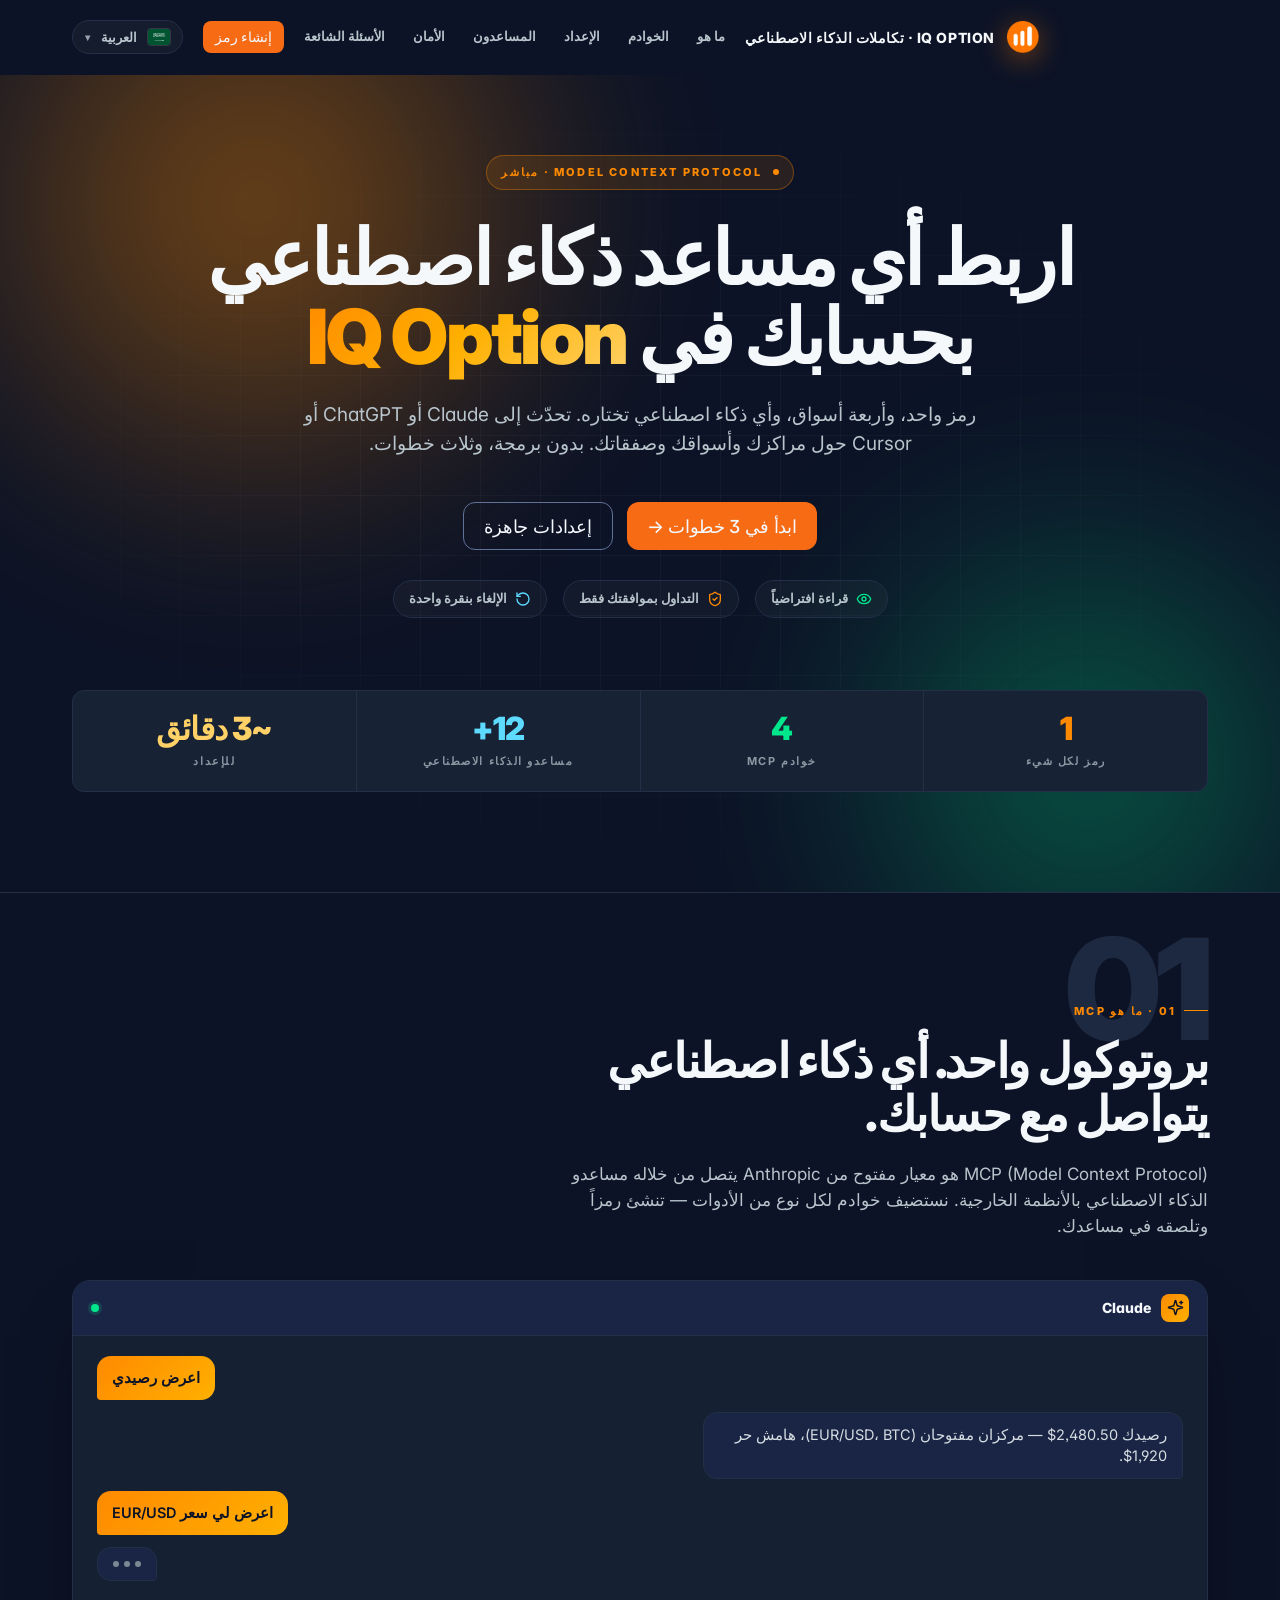
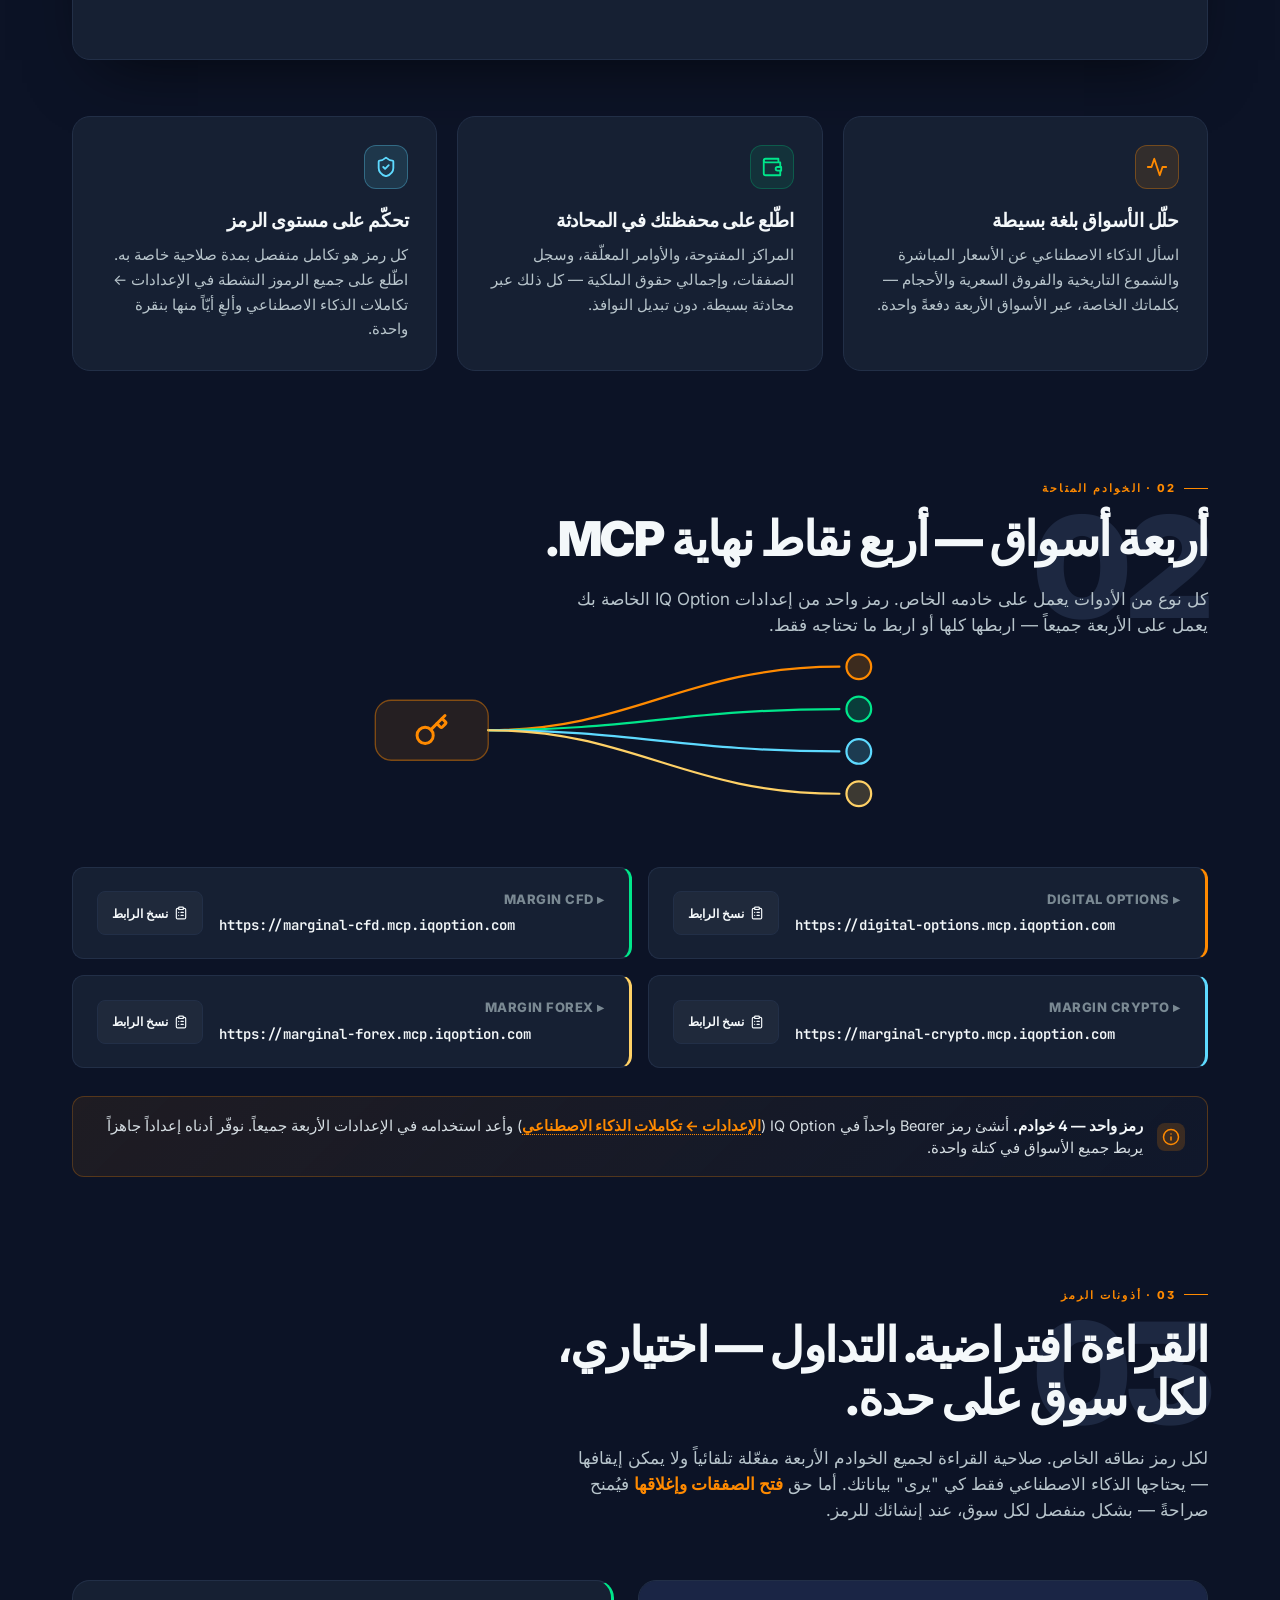
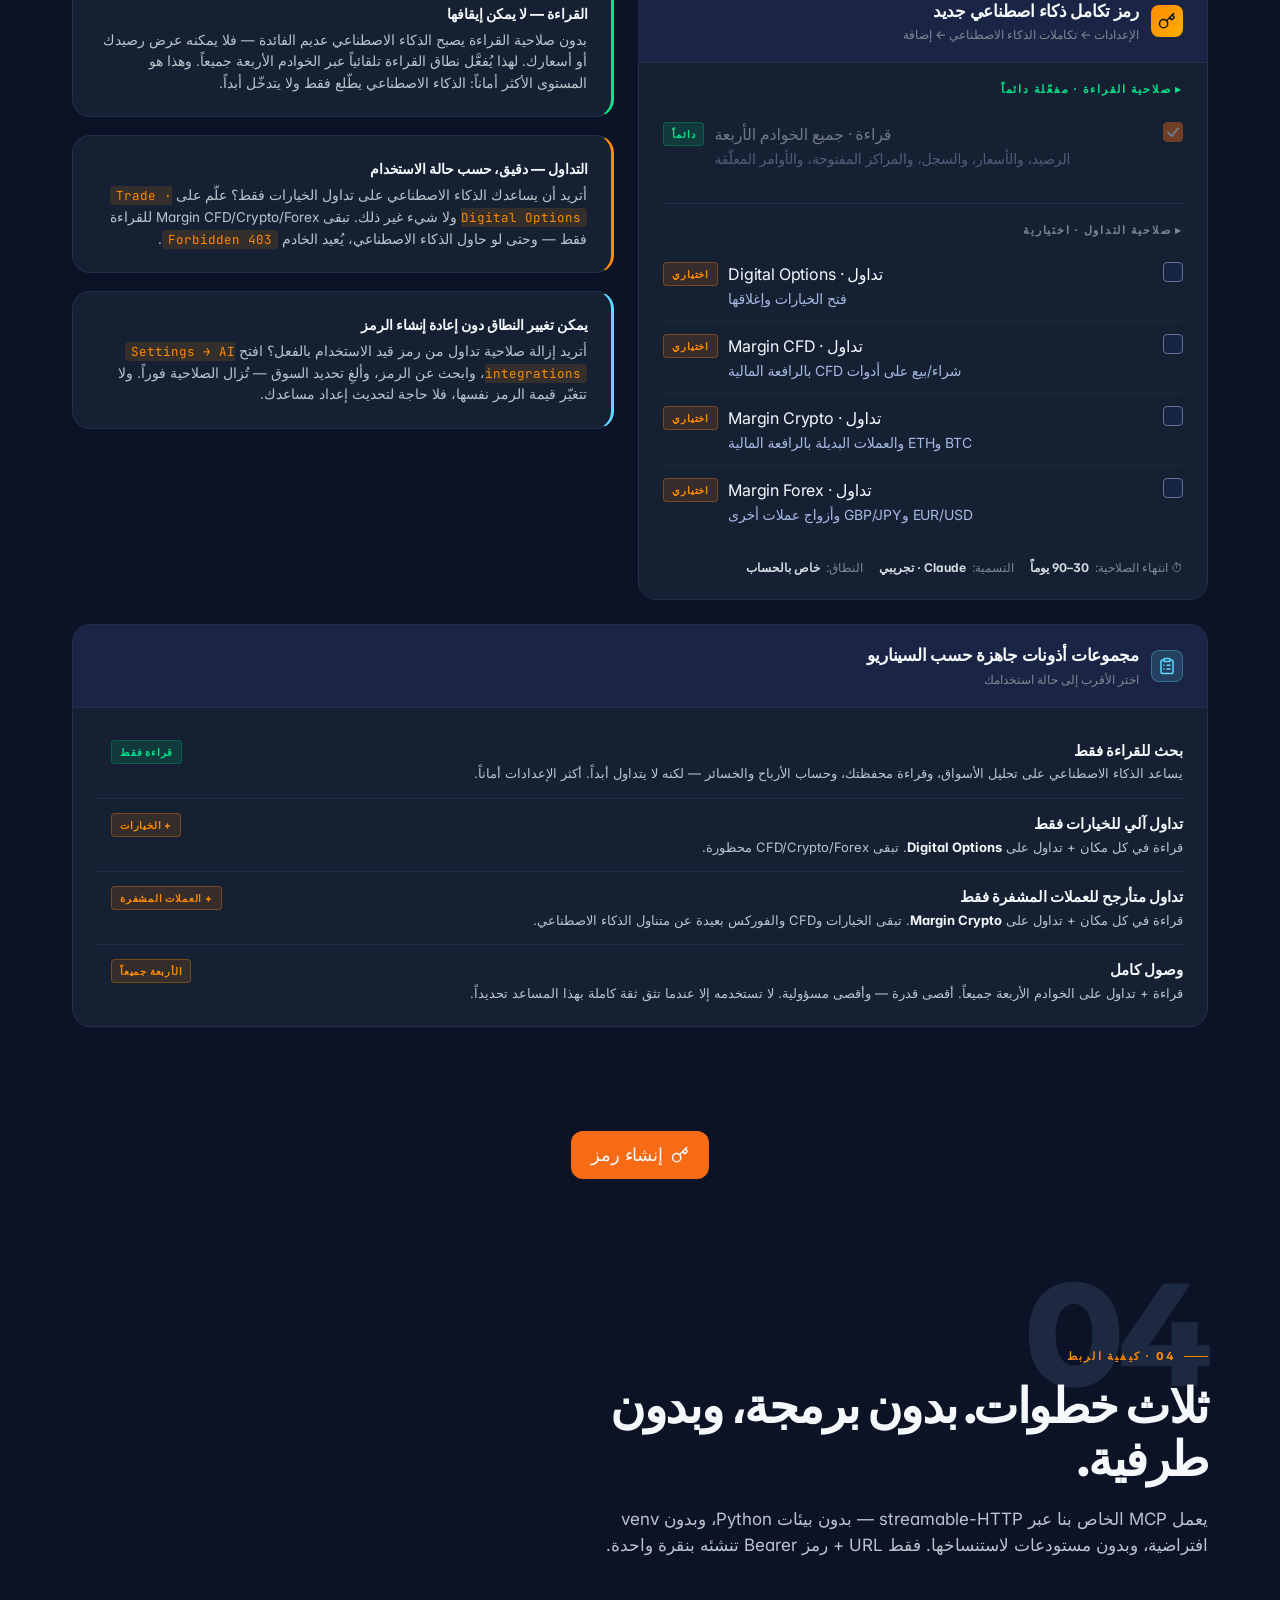
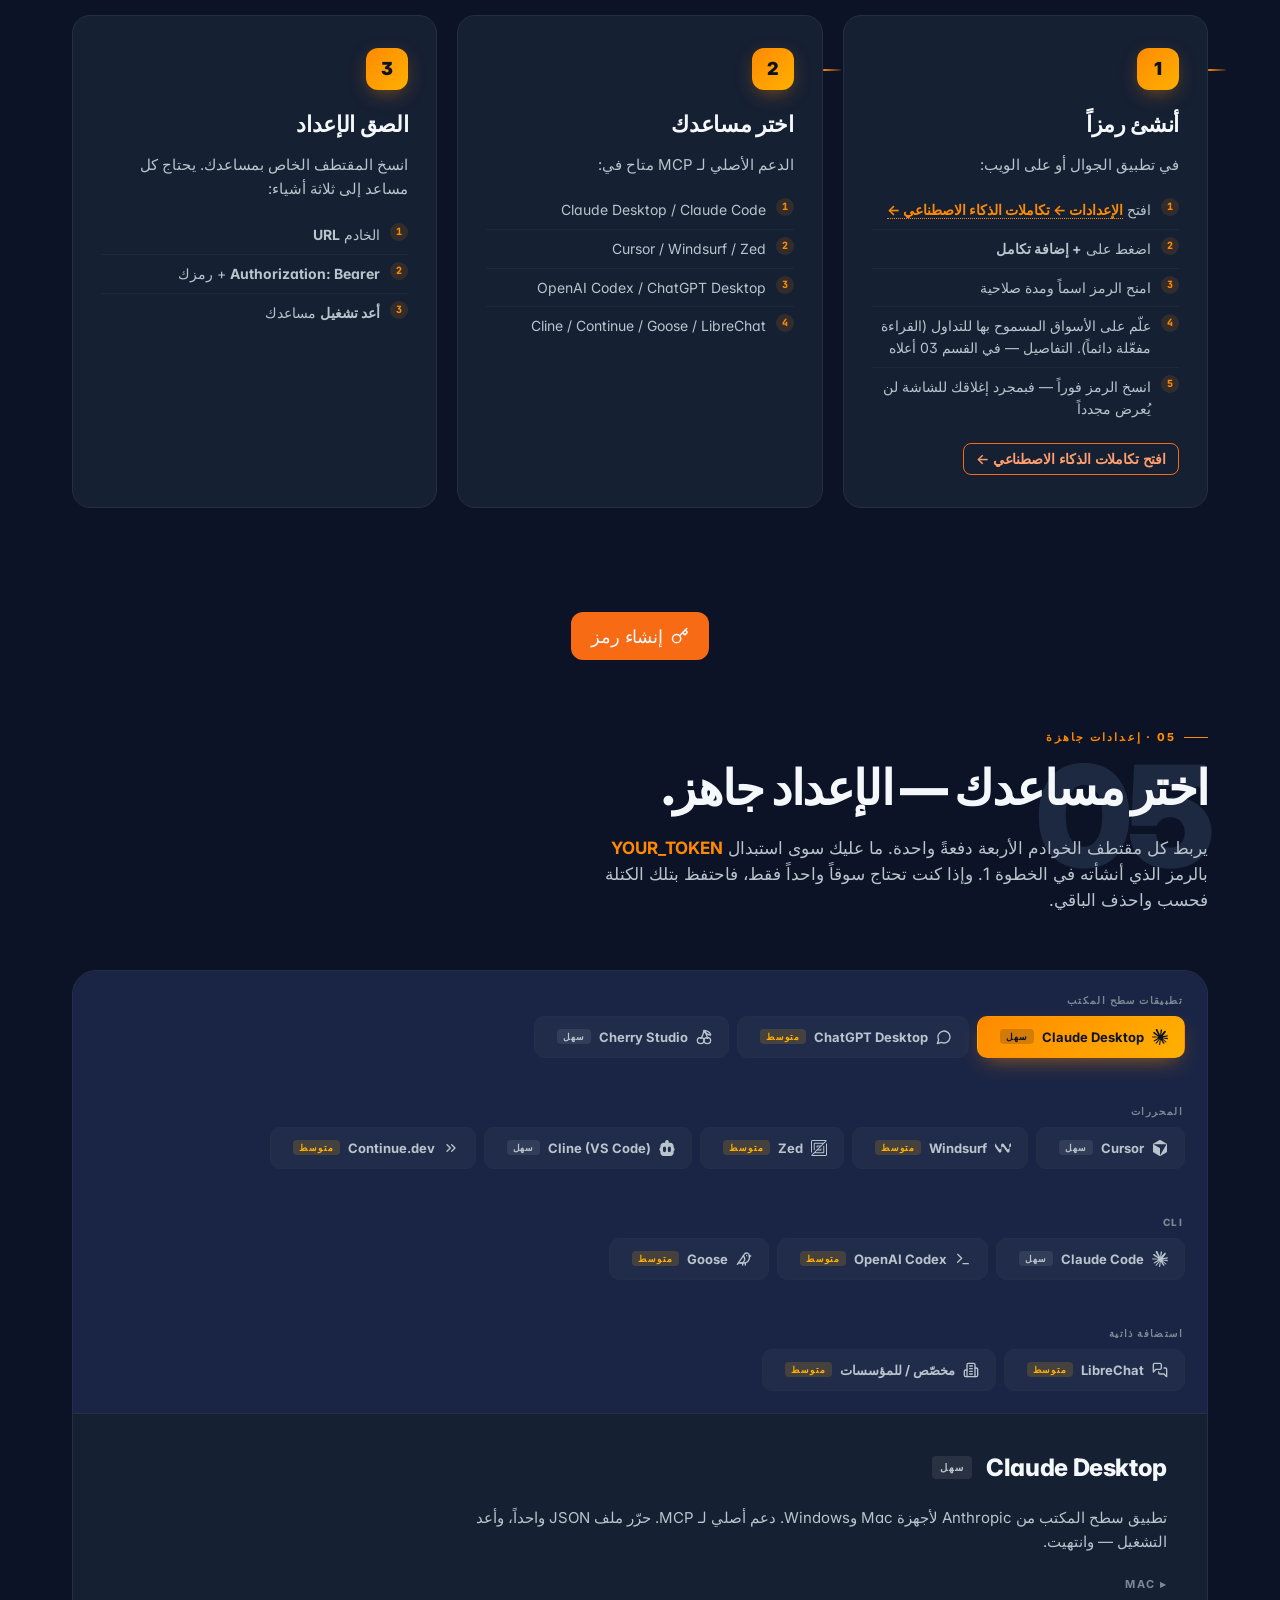
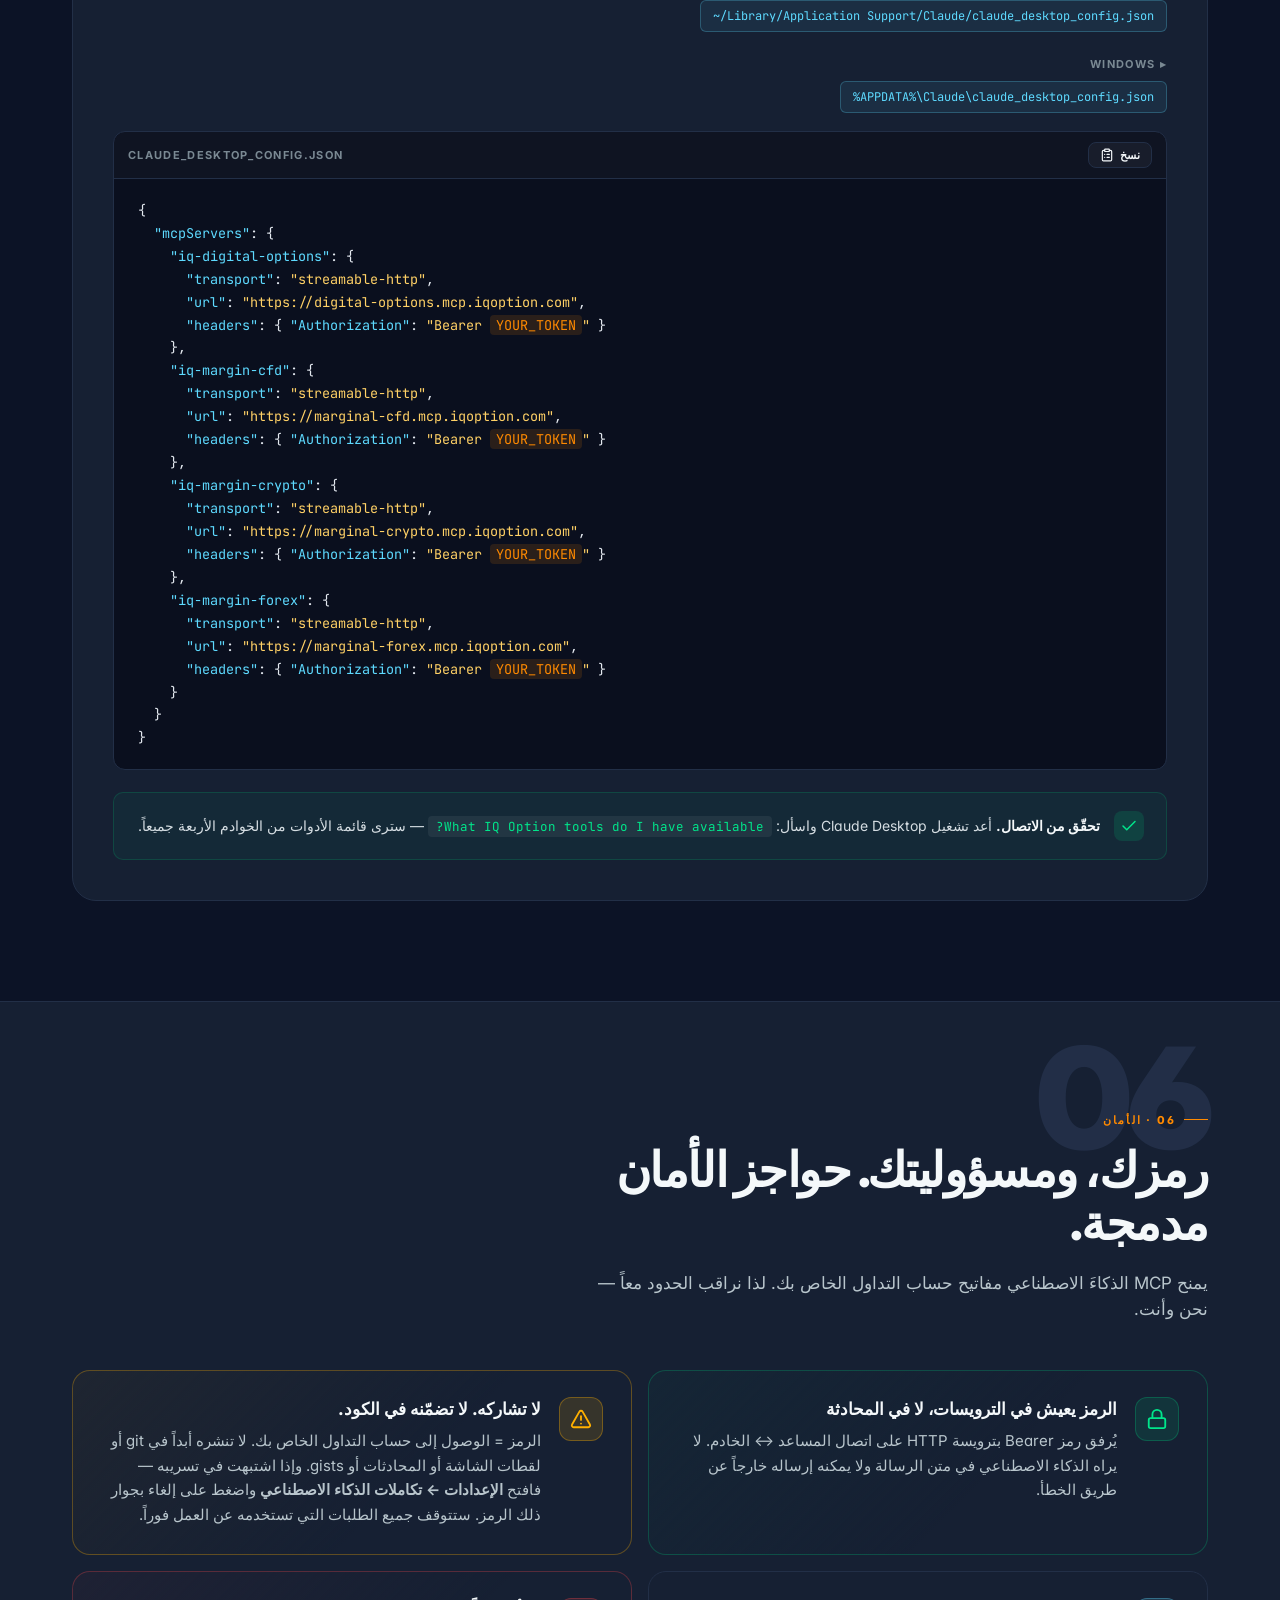
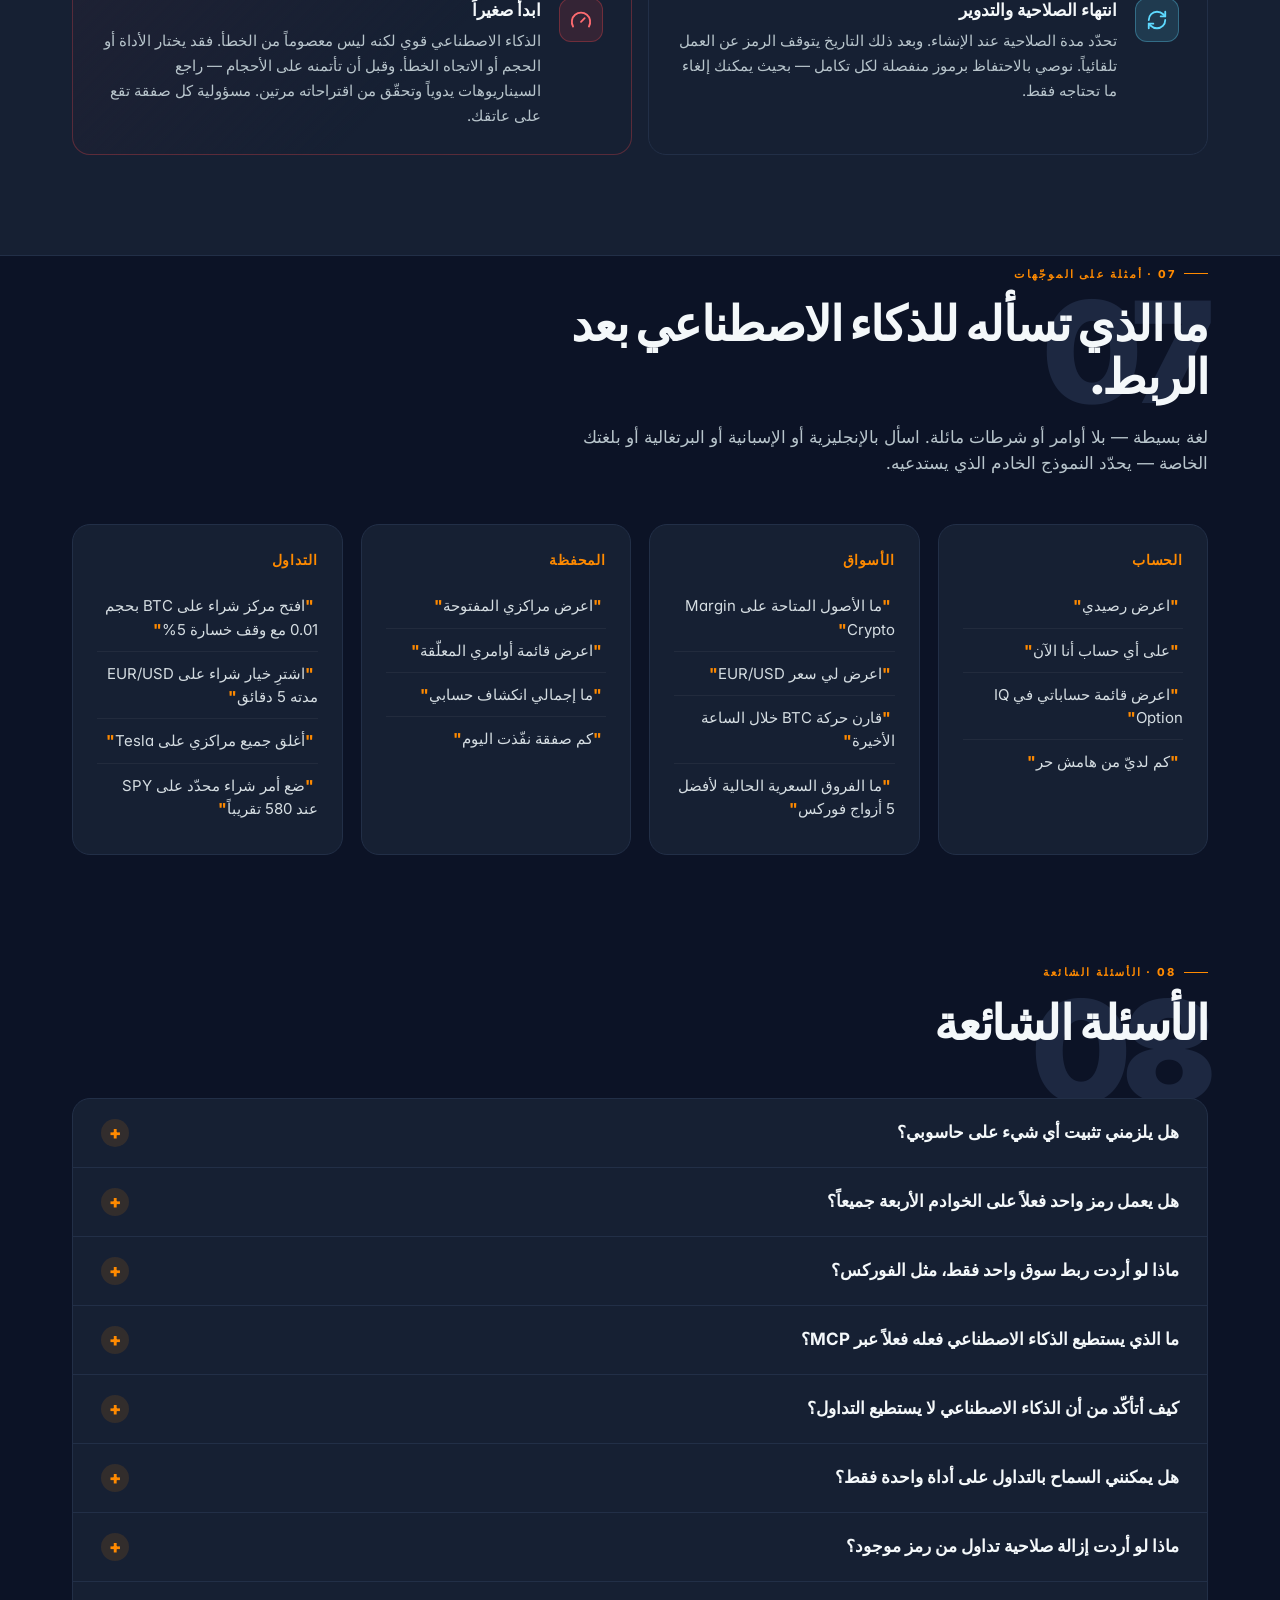
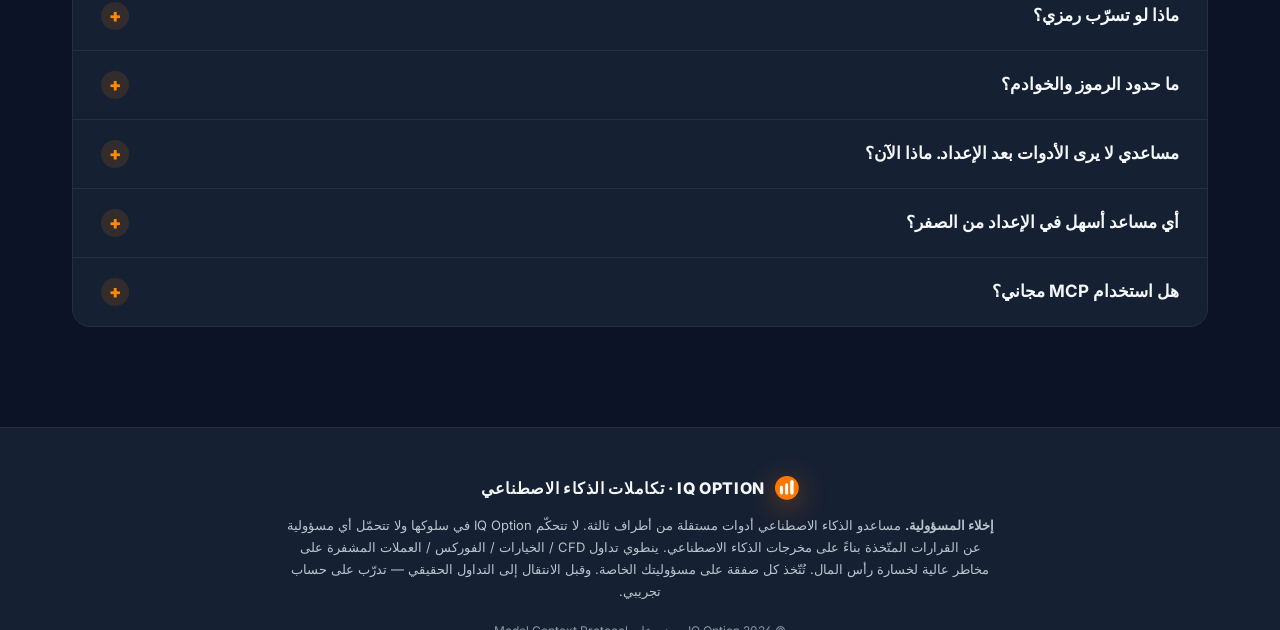
<file: ar/index.html>
<!DOCTYPE html>
<html lang="ar" dir="rtl">
<head>
<meta charset="UTF-8">
<meta name="viewport" content="width=device-width, initial-scale=1">
<!-- Google Tag Manager -->
<script>(function(w,d,s,l,i){w[l]=w[l]||[];w[l].push({'gtm.start':
new Date().getTime(),event:'gtm.js'});var f=d.getElementsByTagName(s)[0],
j=d.createElement(s),dl=l!='dataLayer'?'&l='+l:'';j.async=true;j.src=
'https://www.googletagmanager.com/gtm.js?id='+i+dl;f.parentNode.insertBefore(j,f);
})(window,document,'script','dataLayer','GTM-W5H54HZ6');</script>
<!-- End Google Tag Manager -->
<title>اربط أي مساعد ذكاء اصطناعي بـ IQ Option · دليل تكامل MCP</title>
<meta name="description" content="اربط Claude وChatGPT وCursor وأكثر من 12 مساعد ذكاء اصطناعي بحسابك في IQ Option عبر Model Context Protocol (MCP). رمز Bearer واحد، وأربعة خوادم للأسواق — الخيارات الرقمية، CFD، العملات المشفرة، الفوركس. بدون برمجة، وثلاث خطوات.">
<meta name="keywords" content="IQ Option, MCP, Model Context Protocol, Claude, ChatGPT, Cursor, AI trading assistant, digital options, forex, crypto, CFD, Bearer token">
<meta name="author" content="IQ Option">
<meta name="robots" content="index, follow, max-image-preview:large, max-snippet:-1">
<meta name="theme-color" content="#0C1326">
<link rel="canonical" href="https://iqoptionmcp.com/ar/">
<link rel="alternate" hreflang="en" href="https://iqoptionmcp.com/">
<link rel="alternate" hreflang="ar-SA" href="https://iqoptionmcp.com/ar/">
<link rel="alternate" hreflang="th" href="https://iqoptionmcp.com/th/">
<link rel="alternate" hreflang="pt" href="https://iqoptionmcp.com/pt/">
<link rel="alternate" hreflang="es" href="https://iqoptionmcp.com/es/">
<link rel="alternate" hreflang="tl" href="https://iqoptionmcp.com/tl/">
<link rel="alternate" hreflang="id" href="https://iqoptionmcp.com/id/">
<link rel="alternate" hreflang="x-default" href="https://iqoptionmcp.com/">

<!-- Open Graph -->
<meta property="og:type" content="website">
<meta property="og:site_name" content="IQ Option · AI Integrations">
<meta property="og:title" content="اربط أي مساعد ذكاء اصطناعي بـ IQ Option · دليل تكامل MCP">
<meta property="og:description" content="رمز واحد، وأربعة أسواق، وأي ذكاء اصطناعي. اربط Claude أو ChatGPT أو Cursor بـ IQ Option عبر MCP في ثلاث خطوات.">
<meta property="og:url" content="https://iqoptionmcp.com/ar/">
<meta property="og:image" content="https://iqoptionmcp.com/assets/img/og.png">
<meta property="og:image:width" content="1200">
<meta property="og:image:height" content="630">
<meta property="og:image:alt" content="Connect any AI assistant to your IQ Option account via MCP">
<meta property="og:locale" content="ar">

<!-- Twitter -->
<meta name="twitter:card" content="summary_large_image">
<meta name="twitter:title" content="اربط أي مساعد ذكاء اصطناعي بـ IQ Option عبر MCP">
<meta name="twitter:description" content="رمز واحد، وأربعة أسواق، وأي ذكاء اصطناعي. Claude وChatGPT وCursor — مرتبطة بـ IQ Option في ثلاث خطوات.">
<meta name="twitter:image" content="https://iqoptionmcp.com/assets/img/og.png">

<link rel="icon" type="image/png" href="../assets/img/logo.png">
<link rel="apple-touch-icon" href="../assets/img/logo.png">
<!-- AI ingestion: full guide as plain markdown -->
<link rel="alternate" type="text/markdown" title="llms-full" href="/llms-full.txt">

<link rel="preconnect" href="https://fonts.googleapis.com">
<link rel="preconnect" href="https://fonts.gstatic.com" crossorigin>
<!-- Fonts off the critical path: text paints instantly in a metric-matched fallback, then swaps to Inter -->
<link rel="preload" as="style" href="https://fonts.googleapis.com/css2?family=Inter:wght@400;500;600;700;800;900&family=JetBrains+Mono:wght@400;500;600&display=swap">
<link rel="stylesheet" media="print" onload="this.media='all'" href="https://fonts.googleapis.com/css2?family=Inter:wght@400;500;600;700;800;900&family=JetBrains+Mono:wght@400;500;600&display=swap">
<noscript><link rel="stylesheet" href="https://fonts.googleapis.com/css2?family=Inter:wght@400;500;600;700;800;900&family=JetBrains+Mono:wght@400;500;600&display=swap"></noscript>

<!-- QEDS · Quadcode Enterprise Design System (v1.2-pilot, dark) — self-hosted snapshot -->
<link rel="stylesheet" href="../assets/css/qeds.css">
<link rel="stylesheet" href="../assets/css/tokens.css">
<link rel="stylesheet" href="../assets/css/styles.css">
<link rel="stylesheet" href="../assets/css/rtl.css">

<!-- Analytics: visits + on-site events (privacy-first, cookieless) -->
<script src="../assets/js/analytics.js" defer></script>

<!-- Structured data for AI answer engines & search -->
<script type="application/ld+json">
{
  "@context": "https://schema.org",
  "@graph": [
    {
      "@type": "WebSite",
      "@id": "https://iqoptionmcp.com/#website",
      "url": "https://iqoptionmcp.com/",
      "name": "IQ Option · AI Integrations",
      "inLanguage": "ar",
      "publisher": {
        "@id": "https://iqoptionmcp.com/#org"
      }
    },
    {
      "@type": "Organization",
      "@id": "https://iqoptionmcp.com/#org",
      "name": "IQ Option",
      "url": "https://iqoption.com",
      "logo": "https://iqoptionmcp.com/assets/img/logo.png",
      "sameAs": [
        "https://iqoption.com"
      ]
    },
    {
      "@type": "SoftwareApplication",
      "@id": "https://iqoptionmcp.com/#app",
      "name": "IQ Option AI Integrations (MCP)",
      "applicationCategory": "FinanceApplication",
      "operatingSystem": "Web, macOS, Windows, Linux",
      "inLanguage": "ar",
      "description": "رمز Bearer واحد، وأربعة خوادم MCP للأسواق (الخيارات الرقمية، CFD، العملات المشفرة، الفوركس). إعدادات جاهزة لـ Claude وChatGPT وCursor وأكثر من 12 مساعداً. بدون برمجة، وثلاث خطوات.",
      "url": "https://iqoptionmcp.com/",
      "publisher": {
        "@id": "https://iqoptionmcp.com/#org"
      },
      "offers": {
        "@type": "Offer",
        "price": "0",
        "priceCurrency": "USD"
      },
      "featureList": [
        "Read balance, quotes, history and open positions in plain language",
        "Per-market trade permissions (read default, trade opt-in)",
        "Works with Claude, ChatGPT, Cursor and 12+ AI assistants",
        "Four MCP servers: digital options, CFD, crypto, forex"
      ]
    },
    {
      "@type": "TechArticle",
      "@id": "https://iqoptionmcp.com/ar/#article",
      "headline": "اربط أي مساعد ذكاء اصطناعي بـ IQ Option عبر MCP",
      "description": "رمز Bearer واحد، وأربعة خوادم MCP للأسواق (الخيارات الرقمية، CFD، العملات المشفرة، الفوركس). إعدادات جاهزة لـ Claude وChatGPT وCursor وأكثر من 12 مساعداً. بدون برمجة، وثلاث خطوات.",
      "inLanguage": "ar",
      "isPartOf": {
        "@id": "https://iqoptionmcp.com/#website"
      },
      "datePublished": "2026-06-09",
      "dateModified": "2026-06-09",
      "image": "https://iqoptionmcp.com/assets/img/og.png",
      "author": {
        "@id": "https://iqoptionmcp.com/#org"
      },
      "publisher": {
        "@id": "https://iqoptionmcp.com/#org"
      },
      "about": {
        "@type": "Thing",
        "name": "Model Context Protocol",
        "sameAs": "https://modelcontextprotocol.io"
      }
    },
    {
      "@type": "HowTo",
      "@id": "https://iqoptionmcp.com/ar/#howto",
      "inLanguage": "ar",
      "name": "كيفية ربط مساعد ذكاء اصطناعي بـ IQ Option",
      "description": "اربط أي مساعد ذكاء اصطناعي يدعم MCP بـ IQ Option في ثلاث خطوات.",
      "totalTime": "PT3M",
      "step": [
        {
          "@type": "HowToStep",
          "position": 1,
          "url": "https://iqoptionmcp.com/ar/#setup",
          "name": "أنشئ رمزاً",
          "text": "في تطبيق الجوال أو على الويب: افتح الإعدادات ← تكاملات الذكاء الاصطناعي ← اضغط على + إضافة تكامل امنح الرمز اسماً ومدة صلاحية علّم على الأسواق المسموح بها للتداول (القراءة مفعّلة دائماً). التفاصيل — في القسم 03 أعلاه انسخ الرمز فوراً — فبمجرد إغلاقك للشاشة لن يُعرض مجدداً"
        },
        {
          "@type": "HowToStep",
          "position": 2,
          "url": "https://iqoptionmcp.com/ar/#setup",
          "name": "اختر مساعدك",
          "text": "الدعم الأصلي لـ MCP متاح في: Claude Desktop / Claude Code Cursor / Windsurf / Zed OpenAI Codex / ChatGPT Desktop Cline / Continue / Goose / LibreChat"
        },
        {
          "@type": "HowToStep",
          "position": 3,
          "url": "https://iqoptionmcp.com/ar/#setup",
          "name": "الصق الإعداد",
          "text": "انسخ المقتطف الخاص بمساعدك. يحتاج كل مساعد إلى ثلاثة أشياء: الخادم URL Authorization: Bearer + رمزك أعد تشغيل مساعدك"
        }
      ]
    },
    {
      "@type": "FAQPage",
      "@id": "https://iqoptionmcp.com/ar/#faq",
      "inLanguage": "ar",
      "mainEntity": [
        {
          "@type": "Question",
          "name": "هل يلزمني تثبيت أي شيء على حاسوبي؟",
          "acceptedAnswer": {
            "@type": "Answer",
            "text": "لا. نستضيف خوادم MCP الخاصة بنا بأنفسنا — بدون مستودعات لاستنساخها، وبدون Python أو venv لتثبيتها. فقط URL + رمز Bearer في إعداد مساعد الذكاء الاصطناعي الخاص بك."
          }
        },
        {
          "@type": "Question",
          "name": "هل يعمل رمز واحد فعلاً على الخوادم الأربعة جميعاً؟",
          "acceptedAnswer": {
            "@type": "Answer",
            "text": "نعم. أنشئ رمز Bearer واحداً في Settings → AI integrations واستخدمه في ترويسة Authorization لجميع نقاط النهاية الأربع: digital-options وmarginal-cfd وmarginal-crypto وmarginal-forex."
          }
        },
        {
          "@type": "Question",
          "name": "ماذا لو أردت ربط سوق واحد فقط، مثل الفوركس؟",
          "acceptedAnswer": {
            "@type": "Answer",
            "text": "احذف الكتل الأخرى من الإعداد — واحتفظ فقط بـ iq-margin-forex . سيرى الذكاء الاصطناعي أدوات ذلك الخادم فقط ولن يتمكّن من المساس، مثلاً، بالخيارات عن طريق الخطأ."
          }
        },
        {
          "@type": "Question",
          "name": "ما الذي يستطيع الذكاء الاصطناعي فعله فعلاً عبر MCP؟",
          "acceptedAnswer": {
            "@type": "Answer",
            "text": "يكشف كل خادم من خوادمنا قائمة أدواته الخاصة — ويمكنك الاطّلاع على المجموعة الكاملة فور الربط بسؤال المساعد: \"ما أدوات IQ Option المتاحة لديك؟\". وإجمالاً هذا يشمل قراءة بيانات السوق والمحفظة والصفقات، إضافةً إلى طرق فتح المراكز وإغلاقها. والطرق المتاحة لرمز معيّن يحدّدها نطاقه (قراءة + تداول اختياري لكل سوق)."
          }
        },
        {
          "@type": "Question",
          "name": "كيف أتأكّد من أن الذكاء الاصطناعي لا يستطيع التداول؟",
          "acceptedAnswer": {
            "@type": "Answer",
            "text": "عند إنشاء الرمز في Settings → AI integrations ببساطة لا تعلّم على أي من خانات \"تداول · …\" الأربع. تبقى القراءة مفعّلة (لا يمكن إيقافها — يحتاجها الذكاء الاصطناعي)، وأي محاولة لاستدعاء أداة تداول ستُعيد 403 Forbidden . وهذا هو الإعداد الأكثر أماناً لحالات استخدام البحث."
          }
        },
        {
          "@type": "Question",
          "name": "هل يمكنني السماح بالتداول على أداة واحدة فقط؟",
          "acceptedAnswer": {
            "@type": "Answer",
            "text": "نعم. على سبيل المثال، علّم فقط على Trade · Margin Crypto — سيتمكّن الذكاء الاصطناعي من فتح مراكز العملات المشفرة وإغلاقها، لكن تبقى الخيارات وCFD والفوركس للقراءة فقط. مفيد عندما تختبر إعداد الذكاء الاصطناعي على سوق تشعر بالارتياح تجاهه."
          }
        },
        {
          "@type": "Question",
          "name": "ماذا لو أردت إزالة صلاحية تداول من رمز موجود؟",
          "acceptedAnswer": {
            "@type": "Answer",
            "text": "افتح Settings → AI integrations ، وابحث عن الرمز وألغِ تحديد الخانة المعنية (مثل Trade · Margin CFD ). تُزال الصلاحية فوراً — وسيبدأ الخادم بإعادة 403 Forbidden على استدعاءات التداول لذلك السوق. ولا تتغيّر قيمة الرمز نفسها، فلا حاجة للمساس بإعداد مساعدك."
          }
        },
        {
          "@type": "Question",
          "name": "ماذا لو تسرّب رمزي؟",
          "acceptedAnswer": {
            "@type": "Answer",
            "text": "انتقل إلى Settings → AI integrations ، وابحث عن الرمز المخترق واضغط على إلغاء. ستتوقف جميع الطلبات التي تستخدمه عن العمل فوراً. أنشئ رمزاً جديداً وحدّث إعداد المساعد."
          }
        },
        {
          "@type": "Question",
          "name": "ما حدود الرموز والخوادم؟",
          "acceptedAnswer": {
            "@type": "Answer",
            "text": "يمكن أن يكون لحساب واحد عدّة رموز نشطة في آنٍ واحد (تظهر في قائمة الرموز النشطة). ويعمل الرمز الواحد عبر الخوادم الأربعة جميعاً. وإذا أردت مفاتيح منفصلة لكل تكامل لتسهيل الإلغاء — فأنشئ عدّة رموز وامنحها أسماءً ذات دلالة."
          }
        },
        {
          "@type": "Question",
          "name": "مساعدي لا يرى الأدوات بعد الإعداد. ماذا الآن؟",
          "acceptedAnswer": {
            "@type": "Answer",
            "text": "قائمة التحقق: (1) أعد تشغيل المساعد بالكامل، (2) تأكّد من نسخ الرمز دون مسافات بيضاء زائدة في بدايته أو نهايته، (3) تحقّق من أن عنوان URL لا يحتوي على شرطة مائلة لاحقة وأنه يطابق اشتراكك، (4) تأكّد من أن ترويسة Authorization تبدأ تماماً بـ Bearer (لاحظ المسافة)، (5) راجع سجلات المساعد — عادةً ما يكون خطأ في صياغة JSON ضمن الإعداد."
          }
        },
        {
          "@type": "Question",
          "name": "أي مساعد أسهل في الإعداد من الصفر؟",
          "acceptedAnswer": {
            "@type": "Answer",
            "text": "إن لم تكن مطوّراً — فاختر Claude Desktop أو Cherry Studio: كلاهما يوفّر واجهة تتولّى الإعداد نيابةً عنك. وإن كنت تعيش في الكود — فسيبدو Cursor أو Claude Code أكثر طبيعيةً لك."
          }
        },
        {
          "@type": "Question",
          "name": "هل استخدام MCP مجاني؟",
          "acceptedAnswer": {
            "@type": "Answer",
            "text": "في الوقت الحالي — نعم، مجاني لجميع عملاء IQ Option أصحاب الحسابات النشطة. أنت تدفع فقط مقابل اشتراك مساعد الذكاء الاصطناعي الخاص بك (Claude Pro / ChatGPT Plus، إلخ)."
          }
        }
      ]
    }
  ]
}
</script>
</head>
<body>
<!-- Google Tag Manager (noscript) -->
<noscript><iframe src="https://www.googletagmanager.com/ns.html?id=GTM-W5H54HZ6"
height="0" width="0" style="display:none;visibility:hidden"></iframe></noscript>
<!-- End Google Tag Manager (noscript) -->
<!-- ════════════════════════════════════════════════════════════════════
     HERO
     ════════════════════════════════════════════════════════════════════ -->
<a class="skip-link" href="#main">تخطَّ إلى المحتوى</a>
<!-- Icon sprite (Lucide) — decorative, locale-neutral -->
<svg aria-hidden="true" focusable="false" height="0" style="position:absolute" width="0">
<symbol id="i-activity" viewBox="0 0 24 24"><path d="M22 12h-4l-3 9L9 3l-3 9H2"></path></symbol>
<symbol id="i-wallet" viewBox="0 0 24 24"><path d="M21 12V7H5a2 2 0 0 1 0-4h14v4"></path><path d="M3 5v14a2 2 0 0 0 2 2h16v-5"></path><path d="M18 12a2 2 0 0 0 0 4h4v-4Z"></path></symbol>
<symbol id="i-shield-check" viewBox="0 0 24 24"><path d="M20 13c0 5-3.5 7.5-7.66 8.95a1 1 0 0 1-.67-.01C7.5 20.5 4 18 4 13V6a1 1 0 0 1 1-1c2 0 4.5-1.2 6.24-2.72a1.17 1.17 0 0 1 1.52 0C14.51 3.81 17 5 19 5a1 1 0 0 1 1 1Z"></path><path d="m9 12 2 2 4-4"></path></symbol>
<symbol id="i-info" viewBox="0 0 24 24"><circle cx="12" cy="12" r="10"></circle><path d="M12 16v-4"></path><path d="M12 8h.01"></path></symbol>
<symbol id="i-key" viewBox="0 0 24 24"><path d="m15.5 7.5 2.3 2.3a1 1 0 0 0 1.4 0l2.1-2.1a1 1 0 0 0 0-1.4L19 4"></path><path d="m21 2-9.6 9.6"></path><circle cx="7.5" cy="15.5" r="5.5"></circle></symbol>
<symbol id="i-clipboard" viewBox="0 0 24 24"><rect height="4" rx="1" width="8" x="8" y="2"></rect><path d="M16 4h2a2 2 0 0 1 2 2v14a2 2 0 0 1-2 2H6a2 2 0 0 1-2-2V6a2 2 0 0 1 2-2h2"></path><path d="M12 11h4"></path><path d="M12 16h4"></path><path d="M8 11h.01"></path><path d="M8 16h.01"></path></symbol>
<symbol id="i-check" viewBox="0 0 24 24"><path d="M20 6 9 17l-5-5"></path></symbol>
<symbol id="i-lock" viewBox="0 0 24 24"><rect height="11" rx="2" width="18" x="3" y="11"></rect><path d="M7 11V7a5 5 0 0 1 10 0v4"></path></symbol>
<symbol id="i-alert" viewBox="0 0 24 24"><path d="m21.73 18-8-14a2 2 0 0 0-3.48 0l-8 14A2 2 0 0 0 4 21h16a2 2 0 0 0 1.73-3Z"></path><path d="M12 9v4"></path><path d="M12 17h.01"></path></symbol>
<symbol id="i-refresh" viewBox="0 0 24 24"><path d="M3 12a9 9 0 0 1 9-9 9.75 9.75 0 0 1 6.74 2.74L21 8"></path><path d="M21 3v5h-5"></path><path d="M21 12a9 9 0 0 1-9 9 9.75 9.75 0 0 1-6.74-2.74L3 16"></path><path d="M3 21v-5h5"></path></symbol>
<symbol id="i-gauge" viewBox="0 0 24 24"><path d="m12 14 4-4"></path><path d="M3.34 19a10 10 0 1 1 17.32 0"></path></symbol>
<symbol id="i-eye" viewBox="0 0 24 24"><path d="M2.06 12.35a1 1 0 0 1 0-.7 10.75 10.75 0 0 1 19.88 0 1 1 0 0 1 0 .7 10.75 10.75 0 0 1-19.88 0"></path><circle cx="12" cy="12" r="3"></circle></symbol>
<symbol id="i-rotate" viewBox="0 0 24 24"><path d="M3 12a9 9 0 1 0 9-9 9.75 9.75 0 0 0-6.74 2.74L3 8"></path><path d="M3 3v5h5"></path></symbol>
<symbol id="i-menu" viewBox="0 0 24 24"><path d="M4 6h16"></path><path d="M4 12h16"></path><path d="M4 18h16"></path></symbol>
<symbol id="i-sparkles" viewBox="0 0 24 24"><path d="M9.94 15.5A2 2 0 0 0 8.5 14.06l-6.14-1.58a.5.5 0 0 1 0-.96L8.5 9.94A2 2 0 0 0 9.94 8.5l1.58-6.14a.5.5 0 0 1 .96 0L14.06 8.5A2 2 0 0 0 15.5 9.94l6.14 1.58a.5.5 0 0 1 0 .96L15.5 14.06a2 2 0 0 0-1.44 1.44l-1.58 6.14a.5.5 0 0 1-.96 0z"></path><path d="M20 3v4"></path><path d="M22 5h-4"></path></symbol>
<symbol id="i-brand-claude" viewBox="0 0 24 24"><path d="m4.7144 15.9555 4.7174-2.6471.079-.2307-.079-.1275h-.2307l-.7893-.0486-2.6956-.0729-2.3375-.0971-2.2646-.1214-.5707-.1215-.5343-.7042.0546-.3522.4797-.3218.686.0608 1.5179.1032 2.2767.1578 1.6514.0972 2.4468.255h.3886l.0546-.1579-.1336-.0971-.1032-.0972L6.973 9.8356l-2.55-1.6879-1.3356-.9714-.7225-.4918-.3643-.4614-.1578-1.0078.6557-.7225.8803.0607.2246.0607.8925.686 1.9064 1.4754 2.4893 1.8336.3643.3035.1457-.1032.0182-.0728-.164-.2733-1.3539-2.4467-1.445-2.4893-.6435-1.032-.17-.6194c-.0607-.255-.1032-.4674-.1032-.7285L6.287.1335 6.6997 0l.9957.1336.419.3642.6192 1.4147 1.0018 2.2282 1.5543 3.0296.4553.8985.2429.8318.091.255h.1579v-.1457l.1275-1.706.2368-2.0947.2307-2.6957.0789-.7589.3764-.9107.7468-.4918.5828.2793.4797.686-.0668.4433-.2853 1.8517-.5586 2.9021-.3643 1.9429h.2125l.2429-.2429.9835-1.3053 1.6514-2.0643.7286-.8196.85-.9046.5464-.4311h1.0321l.759 1.1293-.34 1.1657-1.0625 1.3478-.8804 1.1414-1.2628 1.7-.7893 1.36.0729.1093.1882-.0183 2.8535-.607 1.5421-.2794 1.8396-.3157.8318.3886.091.3946-.3278.8075-1.967.4857-2.3072.4614-3.4364.8136-.0425.0304.0486.0607 1.5482.1457.6618.0364h1.621l3.0175.2247.7892.522.4736.6376-.079.4857-1.2142.6193-1.6393-.3886-3.825-.9107-1.3113-.3279h-.1822v.1093l1.0929 1.0686 2.0035 1.8092 2.5075 2.3314.1275.5768-.3218.4554-.34-.0486-2.2039-1.6575-.85-.7468-1.9246-1.621h-.1275v.17l.4432.6496 2.3436 3.5214.1214 1.0807-.17.3521-.6071.2125-.6679-.1214-1.3721-1.9246L14.38 17.959l-1.1414-1.9428-.1397.079-.674 7.2552-.3156.3703-.7286.2793-.6071-.4614-.3218-.7468.3218-1.4753.3886-1.9246.3157-1.53.2853-1.9004.17-.6314-.0121-.0425-.1397.0182-1.4328 1.9672-2.1796 2.9446-1.7243 1.8456-.4128.164-.7164-.3704.0667-.6618.4008-.5889 2.386-3.0357 1.4389-1.882.929-1.0868-.0062-.1579h-.0546l-6.3385 4.1164-1.1293.1457-.4857-.4554.0608-.7467.2307-.2429 1.9064-1.3114Z"></path></symbol>
<symbol id="i-brand-cursor" viewBox="0 0 24 24"><path d="M11.503.131 1.891 5.678a.84.84 0 0 0-.42.726v11.188c0 .3.162.575.42.724l9.609 5.55a1 1 0 0 0 .998 0l9.61-5.55a.84.84 0 0 0 .42-.724V6.404a.84.84 0 0 0-.42-.726L12.497.131a1.01 1.01 0 0 0-.996 0M2.657 6.338h18.55c.263 0 .43.287.297.515L12.23 22.918c-.062.107-.229.064-.229-.06V12.335a.59.59 0 0 0-.295-.51l-9.11-5.257c-.109-.063-.064-.23.061-.23"></path></symbol>
<symbol id="i-brand-windsurf" viewBox="0 0 24 24"><path d="M23.55 5.067c-1.2038-.002-2.1806.973-2.1806 2.1765v4.8676c0 .972-.8035 1.7594-1.7597 1.7594-.568 0-1.1352-.286-1.4718-.7659l-4.9713-7.1003c-.4125-.5896-1.0837-.941-1.8103-.941-1.1334 0-2.1533.9635-2.1533 2.153v4.8957c0 .972-.7969 1.7594-1.7596 1.7594-.57 0-1.1363-.286-1.4728-.7658L.4076 5.1598C.2822 4.9798 0 5.0688 0 5.2882v4.2452c0 .2147.0656.4228.1884.599l5.4748 7.8183c.3234.462.8006.8052 1.3509.9298 1.3771.313 2.6446-.747 2.6446-2.0977v-4.893c0-.972.7875-1.7593 1.7596-1.7593h.003a1.798 1.798 0 0 1 1.4718.7658l4.9723 7.0994c.4135.5905 1.05.941 1.8093.941 1.1587 0 2.1515-.9645 2.1515-2.153v-4.8948c0-.972.7875-1.7594 1.7596-1.7594h.194a.22.22 0 0 0 .2204-.2202v-4.622a.22.22 0 0 0-.2203-.2203Z"></path></symbol>
<symbol id="i-brand-zed" viewBox="0 0 24 24"><path d="M2.25 1.5a.75.75 0 0 0-.75.75v16.5H0V2.25A2.25 2.25 0 0 1 2.25 0h20.095c1.002 0 1.504 1.212.795 1.92L10.764 14.298h3.486V12.75h1.5v1.922a1.125 1.125 0 0 1-1.125 1.125H9.264l-2.578 2.578h11.689V9h1.5v9.375a1.5 1.5 0 0 1-1.5 1.5H5.185L2.562 22.5H21.75a.75.75 0 0 0 .75-.75V5.25H24v16.5A2.25 2.25 0 0 1 21.75 24H1.655C.653 24 .151 22.788.86 22.08L13.19 9.75H9.75v1.5h-1.5V9.375A1.125 1.125 0 0 1 9.375 8.25h5.314l2.625-2.625H5.625V15h-1.5V5.625a1.5 1.5 0 0 1 1.5-1.5h13.19L21.438 1.5z"></path></symbol>
<symbol id="i-brand-cline" viewBox="0 0 24 24"><path d="m23.365 13.556-1.442-2.895V8.994c0-2.764-2.218-5.002-4.954-5.002h-2.464c.178-.367.276-.779.276-1.213A2.77 2.77 0 0 0 12.018 0a2.77 2.77 0 0 0-2.763 2.779c0 .434.098.846.276 1.213H7.067c-2.736 0-4.954 2.238-4.954 5.002v1.667L.64 13.549c-.149.29-.149.636 0 .927l1.472 2.855v1.667C2.113 21.762 4.33 24 7.067 24h9.902c2.736 0 4.954-2.238 4.954-5.002V17.33l1.44-2.865c.143-.286.143-.622.002-.91m-12.854 2.36a2.27 2.27 0 0 1-2.261 2.273 2.27 2.27 0 0 1-2.261-2.273v-4.042A2.27 2.27 0 0 1 8.249 9.6a2.267 2.267 0 0 1 2.262 2.274zm7.285 0a2.27 2.27 0 0 1-2.26 2.273 2.27 2.27 0 0 1-2.262-2.273v-4.042A2.267 2.267 0 0 1 15.535 9.6a2.267 2.267 0 0 1 2.261 2.274z"></path></symbol>
<symbol id="i-terminal" viewBox="0 0 24 24"><path d="M12 19h8"></path><path d="m4 17 6-6-6-6"></path></symbol>
<symbol id="i-message" viewBox="0 0 24 24"><path d="M7.9 20A9 9 0 1 0 4 16.1L2 22Z"></path></symbol>
<symbol id="i-chevrons-right" viewBox="0 0 24 24"><path d="m6 17 5-5-5-5"></path><path d="m13 17 5-5-5-5"></path></symbol>
<symbol id="i-bird" viewBox="0 0 24 24"><path d="M16 7h.01"></path><path d="M3.4 18H12a8 8 0 0 0 8-8V7a4 4 0 0 0-7.28-2.3L2 20"></path><path d="m20 7 2 .5-2 .5"></path><path d="M10 18v3"></path><path d="M14 17.75V21"></path><path d="M7 18a6 6 0 0 0 3.84-10.61"></path></symbol>
<symbol id="i-cherry" viewBox="0 0 24 24"><path d="M2 17a5 5 0 0 0 10 0c0-2.76-2.5-5-5-3-2.5-2-5 .24-5 3Z"></path><path d="M12 17a5 5 0 0 0 10 0c0-2.76-2.5-5-5-3-2.5-2-5 .24-5 3Z"></path><path d="M7 14c3.22-2.91 4.29-8.75 5-12 1.66 2.38 4.94 9 5 12"></path><path d="M22 9c-4.29 0-7.14-2.33-10-7 5.71 0 10 4.67 10 7Z"></path></symbol>
<symbol id="i-messages" viewBox="0 0 24 24"><path d="M14 9a2 2 0 0 1-2 2H6l-4 4V4a2 2 0 0 1 2-2h8a2 2 0 0 1 2 2z"></path><path d="M18 9h2a2 2 0 0 1 2 2v11l-4-4h-6a2 2 0 0 1-2-2v-1"></path></symbol>
<symbol id="i-building" viewBox="0 0 24 24"><path d="M6 22V4a2 2 0 0 1 2-2h8a2 2 0 0 1 2 2v18Z"></path><path d="M6 12H4a2 2 0 0 0-2 2v6a2 2 0 0 0 2 2h2"></path><path d="M18 9h2a2 2 0 0 1 2 2v9a2 2 0 0 1-2 2h-2"></path><path d="M10 6h4"></path><path d="M10 10h4"></path><path d="M10 14h4"></path><path d="M10 18h4"></path></symbol>
</svg>
<main id="main">
<header class="site-header">
<div class="container">
<nav aria-label="Primary" class="nav">
<div class="logo">
<img alt="IQ Option" class="logo-mark" height="32" src="../assets/img/logo.png" width="32"/>
        IQ OPTION · تكاملات الذكاء الاصطناعي
      </div>
<button aria-controls="nav-links" aria-expanded="false" aria-label="Menu" class="nav-toggle" type="button">
<svg aria-hidden="true" class="ic"><use href="#i-menu"></use></svg>
</button>
<div class="nav-links" id="nav-links">
<a href="#what">ما هو</a>
<a href="#servers">الخوادم</a>
<a href="#setup">الإعداد</a>
<a href="#assistants">المساعدون</a>
<a href="#safety">الأمان</a>
<a href="#faq">الأسئلة الشائعة</a>
</div>
<a class="qeds-button nav-cta" data-context="accent" data-cta="nav" data-prominence="primary" data-size="sm" href="https://iqoption.com/en/profile/ai-integration" rel="noopener" target="_blank">
<svg aria-hidden="true" class="ic"><use href="#i-key"></use></svg>
<span class="qeds-button__label">إنشاء رمز</span>
</a>
<div class="lang-switch"><button class="lang-toggle" type="button" aria-expanded="false" aria-controls="lang-menu" aria-label="Language"><img class="lang-flag" src="../assets/img/flags/sa.png" alt="" width="22" height="16"><span class="lang-current">العربية</span><span class="lang-caret" aria-hidden="true">▾</span></button><ul class="lang-menu" id="lang-menu" hidden><li><a href="../" hreflang="en" lang="en"><span class="lang-name"><img class="lang-flag" src="../assets/img/flags/gb.png" alt="" width="22" height="16"><span class="lang-label">English</span></span></a></li><li><a href="../ar/" hreflang="ar-SA" lang="ar" aria-current="true"><span class="lang-name"><img class="lang-flag" src="../assets/img/flags/sa.png" alt="" width="22" height="16"><span class="lang-label">العربية</span></span></a></li><li><a href="../th/" hreflang="th" lang="th"><span class="lang-name"><img class="lang-flag" src="../assets/img/flags/th.png" alt="" width="22" height="16"><span class="lang-label">ไทย</span></span></a></li><li><a href="../pt/" hreflang="pt" lang="pt"><span class="lang-name"><img class="lang-flag" src="../assets/img/flags/br.png" alt="" width="22" height="16"><span class="lang-label">Português</span></span></a></li><li><a href="../es/" hreflang="es" lang="es"><span class="lang-name"><img class="lang-flag" src="../assets/img/flags/es.png" alt="" width="22" height="16"><span class="lang-label">Español</span></span></a></li><li><a href="../tl/" hreflang="tl" lang="tl"><span class="lang-name"><img class="lang-flag" src="../assets/img/flags/ph.png" alt="" width="22" height="16"><span class="lang-label">Tagalog</span></span></a></li><li><a href="../id/" hreflang="id" lang="id"><span class="lang-name"><img class="lang-flag" src="../assets/img/flags/id.png" alt="" width="22" height="16"><span class="lang-label">Bahasa Indonesia</span></span></a></li></ul></div></nav>
</div>
</header>
<div class="hero-shell">
<div class="hero-bg"></div>
<div class="hero-grid"></div>
<div class="container">
<div class="hero">
<span class="badge">
<span class="badge-dot"></span>
        Model Context Protocol · مباشر
      </span>
<h1 class="hero-title">
        اربط أي مساعد ذكاء اصطناعي<br/>
        بحسابك في <span class="hero-grad">IQ Option</span>
</h1>
<p class="hero-sub">
        رمز واحد، وأربعة أسواق، وأي ذكاء اصطناعي تختاره. تحدّث إلى Claude أو ChatGPT أو Cursor حول مراكزك وأسواقك وصفقاتك. بدون برمجة، وثلاث خطوات.
      </p>
<div class="hero-cta">
<a class="qeds-button" data-context="accent" data-prominence="primary" data-size="lg" href="#setup">
<span class="qeds-button__label">ابدأ في 3 خطوات →</span>
</a>
<a class="qeds-button" data-context="general" data-prominence="tertiary" data-size="lg" href="#assistants">
<span class="qeds-button__label">إعدادات جاهزة</span>
</a>
</div>
<div class="trust-strip">
<span class="trust-chip"><svg aria-hidden="true" class="ic"><use href="#i-eye"></use></svg>قراءة افتراضياً</span>
<span class="trust-chip"><svg aria-hidden="true" class="ic"><use href="#i-shield-check"></use></svg>التداول بموافقتك فقط</span>
<span class="trust-chip"><svg aria-hidden="true" class="ic"><use href="#i-rotate"></use></svg>الإلغاء بنقرة واحدة</span>
</div>
<div class="hero-stats reveal">
<div class="hstat">
<div class="hstat-num">1</div>
<div class="hstat-label">رمز لكل شيء</div>
</div>
<div class="hstat">
<div class="hstat-num green">4</div>
<div class="hstat-label">خوادم MCP</div>
</div>
<div class="hstat">
<div class="hstat-num cyan">12+</div>
<div class="hstat-label">مساعدو الذكاء الاصطناعي</div>
</div>
<div class="hstat">
<div class="hstat-num gold">~3 دقائق</div>
<div class="hstat-label">للإعداد</div>
</div>
</div>
</div>
</div>
</div>
<!-- ════════════════════════════════════════════════════════════════════
     WHAT IS MCP
     ════════════════════════════════════════════════════════════════════ -->
<section data-num="01" id="what">
<div class="container">
<div class="section-eyebrow">01 · ما هو MCP</div>
<h2 class="section-title">بروتوكول واحد. أي ذكاء اصطناعي يتواصل مع حسابك.</h2>
<p class="section-sub">
      MCP (Model Context Protocol) هو معيار مفتوح من Anthropic يتصل من خلاله مساعدو الذكاء الاصطناعي بالأنظمة الخارجية. نستضيف خوادم لكل نوع من الأدوات — تنشئ رمزاً وتلصقه في مساعدك.
    </p>
<div aria-label="Example AI conversation" class="chat-mock reveal">
<div class="chat-head">
<span class="chat-avatar"><svg aria-hidden="true" class="ic"><use href="#i-sparkles"></use></svg></span>
<span class="chat-name">Claude</span>
<span aria-hidden="true" class="chat-dot"></span>
</div>
<div class="chat-body">
<div class="chat-msg user"><p>اعرض رصيدي</p></div>
<div class="chat-msg ai"><p>رصيدك ‎$2,480.50‎ — مركزان مفتوحان (EUR/USD، BTC)، هامش حر ‎$1,920.</p></div>
<div class="chat-msg user"><p>اعرض لي سعر EUR/USD</p></div>
<div class="chat-msg ai"><p>EUR/USD يتداول عند 1.0847، بارتفاع 0.12% اليوم.</p></div>
</div>
</div>
<div class="cap-grid">
<div class="cap-card reveal">
<div class="cap-ic orange"><svg aria-hidden="true" class="ic"><use href="#i-activity"></use></svg></div>
<h3>حلّل الأسواق بلغة بسيطة</h3>
<p>اسأل الذكاء الاصطناعي عن الأسعار المباشرة والشموع التاريخية والفروق السعرية والأحجام — بكلماتك الخاصة، عبر الأسواق الأربعة دفعةً واحدة.</p>
</div>
<div class="cap-card reveal">
<div class="cap-ic green"><svg aria-hidden="true" class="ic"><use href="#i-wallet"></use></svg></div>
<h3>اطّلع على محفظتك في المحادثة</h3>
<p>المراكز المفتوحة، والأوامر المعلّقة، وسجل الصفقات، وإجمالي حقوق الملكية — كل ذلك عبر محادثة بسيطة. دون تبديل النوافذ.</p>
</div>
<div class="cap-card reveal">
<div class="cap-ic cyan"><svg aria-hidden="true" class="ic"><use href="#i-shield-check"></use></svg></div>
<h3>تحكّم على مستوى الرمز</h3>
<p>كل رمز هو تكامل منفصل بمدة صلاحية خاصة به. اطّلع على جميع الرموز النشطة في الإعدادات ← تكاملات الذكاء الاصطناعي وألغِ أيّاً منها بنقرة واحدة.</p>
</div>
</div>
</div>
</section>
<!-- ════════════════════════════════════════════════════════════════════
     SERVERS
     ════════════════════════════════════════════════════════════════════ -->
<section data-num="02" id="servers" style="padding-top:0;">
<div class="container">
<div class="section-eyebrow">02 · الخوادم المتاحة</div>
<h2 class="section-title">أربعة أسواق — أربع نقاط نهاية MCP.</h2>
<p class="section-sub">
      كل نوع من الأدوات يعمل على خادمه الخاص. رمز واحد من إعدادات IQ Option الخاصة بك يعمل على الأربعة جميعاً — اربطها كلها أو اربط ما تحتاجه فقط.
    </p>
<div class="token-flow" aria-hidden="true">
<svg viewBox="0 0 680 200" fill="none" role="img" xmlns="http://www.w3.org/2000/svg">
<path class="flow-line c1" pathLength="1" d="M168 100 C 332 100, 392 28, 566 28"></path>
<path class="flow-line c2" pathLength="1" d="M168 100 C 332 100, 392 76, 566 76"></path>
<path class="flow-line c3" pathLength="1" d="M168 100 C 332 100, 392 124, 566 124"></path>
<path class="flow-line c4" pathLength="1" d="M168 100 C 332 100, 392 172, 566 172"></path>
<g class="flow-hub">
<rect x="40" y="66" width="128" height="68" rx="18"></rect>
<use href="#i-key" x="84" y="80" width="40" height="40" class="ic hub-key"></use>
</g>
<g class="flow-node c1"><circle cx="588" cy="28" r="14"></circle></g>
<g class="flow-node c2"><circle cx="588" cy="76" r="14"></circle></g>
<g class="flow-node c3"><circle cx="588" cy="124" r="14"></circle></g>
<g class="flow-node c4"><circle cx="588" cy="172" r="14"></circle></g>
</svg>
</div>
<div class="servers-row">
<div class="srv-card">
<div class="srv-info">
<div class="srv-name">▸ Digital Options</div>
<div class="srv-url">https://digital-options.mcp.iqoption.com</div>
</div>
<button class="copy-btn" data-copy="https://digital-options.mcp.iqoption.com"><svg aria-hidden="true" class="ic"><use href="#i-clipboard"></use></svg> نسخ الرابط</button>
</div>
<div class="srv-card green">
<div class="srv-info">
<div class="srv-name">▸ Margin CFD</div>
<div class="srv-url">https://marginal-cfd.mcp.iqoption.com</div>
</div>
<button class="copy-btn" data-copy="https://marginal-cfd.mcp.iqoption.com"><svg aria-hidden="true" class="ic"><use href="#i-clipboard"></use></svg> نسخ الرابط</button>
</div>
<div class="srv-card cyan">
<div class="srv-info">
<div class="srv-name">▸ Margin Crypto</div>
<div class="srv-url">https://marginal-crypto.mcp.iqoption.com</div>
</div>
<button class="copy-btn" data-copy="https://marginal-crypto.mcp.iqoption.com"><svg aria-hidden="true" class="ic"><use href="#i-clipboard"></use></svg> نسخ الرابط</button>
</div>
<div class="srv-card gold">
<div class="srv-info">
<div class="srv-name">▸ Margin Forex</div>
<div class="srv-url">https://marginal-forex.mcp.iqoption.com</div>
</div>
<button class="copy-btn" data-copy="https://marginal-forex.mcp.iqoption.com"><svg aria-hidden="true" class="ic"><use href="#i-clipboard"></use></svg> نسخ الرابط</button>
</div>
</div>
<div class="one-token-tip">
<div class="info-ic"><svg aria-hidden="true" class="ic"><use href="#i-info"></use></svg></div>
<div>
<strong>رمز واحد — 4 خوادم.</strong> أنشئ رمز Bearer واحداً في IQ Option (<a href="https://iqoption.com/en/profile/ai-integration" rel="noopener" style="color:var(--accent); font-weight:700; border-bottom:1px dotted var(--accent);" target="_blank">الإعدادات ← تكاملات الذكاء الاصطناعي</a>) وأعد استخدامه في الإعدادات الأربعة جميعاً. نوفّر أدناه إعداداً جاهزاً يربط جميع الأسواق في كتلة واحدة.
      </div>
</div>
</div>
</section>
<!-- ════════════════════════════════════════════════════════════════════
     PERMISSIONS · per-instrument trade opt-in
     ════════════════════════════════════════════════════════════════════ -->
<section data-num="03" id="permissions" style="padding-top:0;">
<div class="container">
<div class="section-eyebrow">03 · أذونات الرمز</div>
<h2 class="section-title">القراءة افتراضية. التداول — اختياري، لكل سوق على حدة.</h2>
<p class="section-sub">
      لكل رمز نطاقه الخاص. صلاحية القراءة لجميع الخوادم الأربعة مفعّلة تلقائياً ولا يمكن إيقافها — يحتاجها الذكاء الاصطناعي فقط كي "يرى" بياناتك. أما حق <strong style="color:var(--accent);">فتح الصفقات وإغلاقها</strong> فيُمنح صراحةً — بشكل منفصل لكل سوق، عند إنشائك للرمز.
    </p>
<div class="perm-shell">
<!-- LEFT: Mockup of the token creation card -->
<div class="perm-card">
<div class="perm-head">
<div class="perm-head-ic"><svg aria-hidden="true" class="ic"><use href="#i-key"></use></svg></div>
<div>
<h3>رمز تكامل ذكاء اصطناعي جديد</h3>
<div class="perm-head-sub">الإعدادات ← تكاملات الذكاء الاصطناعي ← إضافة</div>
</div>
</div>
<div class="perm-body">
<!-- READ section -->
<div class="perm-section">
<div class="perm-section-label green">▸ صلاحية القراءة · مفعّلة دائماً</div>
<div class="perm-row">
<button class="qeds-checkbox" data-checked="checked" data-size="md" disabled="" type="button">
<span class="qeds-checkbox__indicator">
<svg class="qeds-checkbox__icon" data-icon="check" viewBox="0 0 16 16"><path d="M3 8.5L6.5 12 13 4.5" fill="none" stroke="currentColor" stroke-linecap="round" stroke-linejoin="round" stroke-width="2"></path></svg>
</span>
<span class="qeds-checkbox__labels">
<span class="qeds-checkbox__label">قراءة · جميع الخوادم الأربعة</span>
<span class="qeds-checkbox__description">الرصيد، والأسعار، والسجل، والمراكز المفتوحة، والأوامر المعلّقة</span>
</span>
</button>
<span class="perm-tag always">دائماً</span>
</div>
</div>
<!-- TRADE section -->
<div class="perm-section">
<div class="perm-section-label">▸ صلاحية التداول · اختيارية</div>
<div class="perm-row">
<button class="qeds-checkbox" data-checked="unchecked" data-size="md" type="button">
<span class="qeds-checkbox__indicator">
<svg class="qeds-checkbox__icon" data-icon="check" viewBox="0 0 16 16"><path d="M3 8.5L6.5 12 13 4.5" fill="none" stroke="currentColor" stroke-linecap="round" stroke-linejoin="round" stroke-width="2"></path></svg>
</span>
<span class="qeds-checkbox__labels">
<span class="qeds-checkbox__label">تداول · Digital Options</span>
<span class="qeds-checkbox__description">فتح الخيارات وإغلاقها</span>
</span>
</button>
<span class="perm-tag optional">اختياري</span>
</div>
<div class="perm-row">
<button class="qeds-checkbox" data-checked="unchecked" data-size="md" type="button">
<span class="qeds-checkbox__indicator">
<svg class="qeds-checkbox__icon" data-icon="check" viewBox="0 0 16 16"><path d="M3 8.5L6.5 12 13 4.5" fill="none" stroke="currentColor" stroke-linecap="round" stroke-linejoin="round" stroke-width="2"></path></svg>
</span>
<span class="qeds-checkbox__labels">
<span class="qeds-checkbox__label">تداول · Margin CFD</span>
<span class="qeds-checkbox__description">شراء/بيع على أدوات CFD بالرافعة المالية</span>
</span>
</button>
<span class="perm-tag optional">اختياري</span>
</div>
<div class="perm-row">
<button class="qeds-checkbox" data-checked="unchecked" data-size="md" type="button">
<span class="qeds-checkbox__indicator">
<svg class="qeds-checkbox__icon" data-icon="check" viewBox="0 0 16 16"><path d="M3 8.5L6.5 12 13 4.5" fill="none" stroke="currentColor" stroke-linecap="round" stroke-linejoin="round" stroke-width="2"></path></svg>
</span>
<span class="qeds-checkbox__labels">
<span class="qeds-checkbox__label">تداول · Margin Crypto</span>
<span class="qeds-checkbox__description">BTC وETH والعملات البديلة بالرافعة المالية</span>
</span>
</button>
<span class="perm-tag optional">اختياري</span>
</div>
<div class="perm-row">
<button class="qeds-checkbox" data-checked="unchecked" data-size="md" type="button">
<span class="qeds-checkbox__indicator">
<svg class="qeds-checkbox__icon" data-icon="check" viewBox="0 0 16 16"><path d="M3 8.5L6.5 12 13 4.5" fill="none" stroke="currentColor" stroke-linecap="round" stroke-linejoin="round" stroke-width="2"></path></svg>
</span>
<span class="qeds-checkbox__labels">
<span class="qeds-checkbox__label">تداول · Margin Forex</span>
<span class="qeds-checkbox__description">EUR/USD وGBP/JPY وأزواج عملات أخرى</span>
</span>
</button>
<span class="perm-tag optional">اختياري</span>
</div>
</div>
<div class="perm-meta">
<div class="perm-meta-item">⏱ انتهاء الصلاحية: <strong>30–90 يوماً</strong></div>
<div class="perm-meta-item">التسمية: <strong>Claude · تجريبي</strong></div>
<div class="perm-meta-item">النطاق: <strong>خاص بالحساب</strong></div>
</div>
</div>
</div>
<!-- RIGHT: explanatory callouts -->
<div class="perm-aside">
<div class="perm-callout ok">
<h4>القراءة — لا يمكن إيقافها</h4>
<p>بدون صلاحية القراءة يصبح الذكاء الاصطناعي عديم الفائدة — فلا يمكنه عرض رصيدك أو أسعارك. لهذا يُفعَّل نطاق القراءة تلقائياً عبر الخوادم الأربعة جميعاً. وهذا هو المستوى الأكثر أماناً: الذكاء الاصطناعي يطّلع فقط ولا يتدخّل أبداً.</p>
</div>
<div class="perm-callout warn">
<h4>التداول — دقيق، حسب حالة الاستخدام</h4>
<p>أتريد أن يساعدك الذكاء الاصطناعي على تداول الخيارات فقط؟ علّم على <code>Trade · Digital Options</code> ولا شيء غير ذلك. تبقى Margin CFD/Crypto/Forex للقراءة فقط — وحتى لو حاول الذكاء الاصطناعي، يُعيد الخادم <code>403 Forbidden</code>.</p>
</div>
<div class="perm-callout info">
<h4>يمكن تغيير النطاق دون إعادة إنشاء الرمز</h4>
<p>أتريد إزالة صلاحية تداول من رمز قيد الاستخدام بالفعل؟ افتح <code>Settings → AI integrations</code>، وابحث عن الرمز، وألغِ تحديد السوق — تُزال الصلاحية فوراً. ولا تتغيّر قيمة الرمز نفسها، فلا حاجة لتحديث إعداد مساعدك.</p>
</div>
</div>
</div>
<!-- Recommended scopes for typical scenarios -->
<div class="perm-card" style="margin-top: 24px;">
<div class="perm-head">
<div class="perm-head-ic" style="background: rgba(94,218,255,0.15); color: var(--cyan); border:1px solid rgba(94,218,255,0.32);"><svg aria-hidden="true" class="ic"><use href="#i-clipboard"></use></svg></div>
<div>
<h3>مجموعات أذونات جاهزة حسب السيناريو</h3>
<div class="perm-head-sub">اختر الأقرب إلى حالة استخدامك</div>
</div>
</div>
<div class="perm-body">
<div class="perm-row" style="border-bottom:1px solid var(--border); padding:14px 0;">
<div style="flex:1;">
<div style="font-weight:700; color:var(--text-strong); font-size:14.5px; margin-bottom:3px;">بحث للقراءة فقط</div>
<div style="font-size:13px; color:var(--text-soft); line-height:1.5;">يساعد الذكاء الاصطناعي على تحليل الأسواق، وقراءة محفظتك، وحساب الأرباح والخسائر — لكنه لا يتداول أبداً. أكثر الإعدادات أماناً.</div>
</div>
<span class="perm-tag always" style="margin-left:14px;">قراءة فقط</span>
</div>
<div class="perm-row" style="border-bottom:1px solid var(--border); padding:14px 0;">
<div style="flex:1;">
<div style="font-weight:700; color:var(--text-strong); font-size:14.5px; margin-bottom:3px;">تداول آلي للخيارات فقط</div>
<div style="font-size:13px; color:var(--text-soft); line-height:1.5;">قراءة في كل مكان + تداول على <strong style="color:var(--text-strong);">Digital Options</strong>. تبقى CFD/Crypto/Forex محظورة.</div>
</div>
<span class="perm-tag optional" style="margin-left:14px;">+ الخيارات</span>
</div>
<div class="perm-row" style="border-bottom:1px solid var(--border); padding:14px 0;">
<div style="flex:1;">
<div style="font-weight:700; color:var(--text-strong); font-size:14.5px; margin-bottom:3px;">تداول متأرجح للعملات المشفرة فقط</div>
<div style="font-size:13px; color:var(--text-soft); line-height:1.5;">قراءة في كل مكان + تداول على <strong style="color:var(--text-strong);">Margin Crypto</strong>. تبقى الخيارات وCFD والفوركس بعيدة عن متناول الذكاء الاصطناعي.</div>
</div>
<span class="perm-tag optional" style="margin-left:14px;">+ العملات المشفرة</span>
</div>
<div class="perm-row" style="padding:14px 0 0;">
<div style="flex:1;">
<div style="font-weight:700; color:var(--text-strong); font-size:14.5px; margin-bottom:3px;">وصول كامل</div>
<div style="font-size:13px; color:var(--text-soft); line-height:1.5;">قراءة + تداول على الخوادم الأربعة جميعاً. أقصى قدرة — وأقصى مسؤولية. لا تستخدمه إلا عندما تثق ثقة كاملة بهذا المساعد تحديداً.</div>
</div>
<span class="perm-tag optional" style="margin-left:14px;">الأربعة جميعاً</span>
</div>
</div>
</div>
</div>
</section>
<!-- ════════════════════════════════════════════════════════════════════
     SETUP STEPS
     ════════════════════════════════════════════════════════════════════ -->
<div class="cta-band">
<a class="qeds-button" data-context="accent" data-cta="mid" data-prominence="primary" data-size="lg" href="https://iqoption.com/en/profile/ai-integration" rel="noopener" target="_blank">
<svg aria-hidden="true" class="ic"><use href="#i-key"></use></svg>
<span class="qeds-button__label">إنشاء رمز</span>
</a>
</div>
<section data-num="04" id="setup">
<div class="container">
<div class="section-eyebrow">04 · كيفية الربط</div>
<h2 class="section-title">ثلاث خطوات. بدون برمجة، وبدون طرفية.</h2>
<p class="section-sub">
      يعمل MCP الخاص بنا عبر streamable-HTTP — بدون بيئات Python، وبدون venv افتراضية، وبدون مستودعات لاستنساخها. فقط URL + رمز Bearer تنشئه بنقرة واحدة.
    </p>
<div class="steps">
<div class="step reveal">
<div class="step-num">1</div>
<h3>أنشئ رمزاً</h3>
<p>في تطبيق الجوال أو على الويب:</p>
<ol>
<li>افتح <a href="https://iqoption.com/en/profile/ai-integration" rel="noopener" style="color:var(--accent); font-weight:700; border-bottom:1px dotted var(--accent);" target="_blank"><strong>الإعدادات ← تكاملات الذكاء الاصطناعي ←</strong></a></li>
<li>اضغط على <strong>+ إضافة تكامل</strong></li>
<li>امنح الرمز اسماً ومدة صلاحية</li>
<li>علّم على الأسواق المسموح بها للتداول (القراءة مفعّلة دائماً). التفاصيل — في القسم 03 أعلاه</li>
<li>انسخ الرمز فوراً — فبمجرد إغلاقك للشاشة لن يُعرض مجدداً</li>
</ol>
<a class="qeds-button" data-context="accent" data-prominence="tertiary" data-size="sm" href="https://iqoption.com/en/profile/ai-integration" rel="noopener" style="margin-top:16px;" target="_blank">
<span class="qeds-button__label">افتح تكاملات الذكاء الاصطناعي ←</span>
</a>
</div>
<div class="step reveal">
<div class="step-num">2</div>
<h3>اختر مساعدك</h3>
<p>الدعم الأصلي لـ MCP متاح في:</p>
<ol>
<li>Claude Desktop / Claude Code</li>
<li>Cursor / Windsurf / Zed</li>
<li>OpenAI Codex / ChatGPT Desktop</li>
<li>Cline / Continue / Goose / LibreChat</li>
</ol>
</div>
<div class="step reveal">
<div class="step-num">3</div>
<h3>الصق الإعداد</h3>
<p>انسخ المقتطف الخاص بمساعدك. يحتاج كل مساعد إلى ثلاثة أشياء:</p>
<ol>
<li>الخادم <strong>URL</strong></li>
<li><strong>Authorization: Bearer</strong> + رمزك</li>
<li><strong>أعد تشغيل</strong> مساعدك</li>
</ol>
</div>
</div>
</div>
</section>
<!-- ════════════════════════════════════════════════════════════════════
     ASSISTANT PICKER
     ════════════════════════════════════════════════════════════════════ -->
<div class="cta-band">
<a class="qeds-button" data-context="accent" data-cta="mid" data-prominence="primary" data-size="lg" href="https://iqoption.com/en/profile/ai-integration" rel="noopener" target="_blank">
<svg aria-hidden="true" class="ic"><use href="#i-key"></use></svg>
<span class="qeds-button__label">إنشاء رمز</span>
</a>
</div>
<section data-num="05" id="assistants" style="padding-top:0;">
<div class="container">
<div class="section-eyebrow">05 · إعدادات جاهزة</div>
<h2 class="section-title">اختر مساعدك — الإعداد جاهز.</h2>
<p class="section-sub">
      يربط كل مقتطف الخوادم الأربعة دفعةً واحدة. ما عليك سوى استبدال <span style="color:var(--accent);font-weight:700">YOUR_TOKEN</span> بالرمز الذي أنشأته في الخطوة 1. وإذا كنت تحتاج سوقاً واحداً فقط، فاحتفظ بتلك الكتلة فحسب واحذف الباقي.
    </p>
<div class="picker-shell">
<div class="picker-tabs" id="picker-tabs">
<span aria-hidden="true" class="pt-group" role="presentation">تطبيقات سطح المكتب</span>
<button class="pt active" data-tab="claude-desktop"><svg aria-hidden="true" class="ic pt-logo ic-brand"><use href="#i-brand-claude"></use></svg> Claude Desktop <span class="pt-diff">سهل</span></button>
<button class="pt" data-tab="chatgpt"><svg aria-hidden="true" class="ic pt-logo"><use href="#i-message"></use></svg> ChatGPT Desktop <span class="pt-diff med">متوسط</span></button>
<button class="pt" data-tab="cherry"><svg aria-hidden="true" class="ic pt-logo"><use href="#i-cherry"></use></svg> Cherry Studio <span class="pt-diff">سهل</span></button>
<span aria-hidden="true" class="pt-group" role="presentation">المحررات</span>
<button class="pt" data-tab="cursor"><svg aria-hidden="true" class="ic pt-logo ic-brand"><use href="#i-brand-cursor"></use></svg> Cursor <span class="pt-diff">سهل</span></button>
<button class="pt" data-tab="windsurf"><svg aria-hidden="true" class="ic pt-logo ic-brand"><use href="#i-brand-windsurf"></use></svg> Windsurf <span class="pt-diff med">متوسط</span></button>
<button class="pt" data-tab="zed"><svg aria-hidden="true" class="ic pt-logo ic-brand"><use href="#i-brand-zed"></use></svg> Zed <span class="pt-diff med">متوسط</span></button>
<button class="pt" data-tab="cline"><svg aria-hidden="true" class="ic pt-logo ic-brand"><use href="#i-brand-cline"></use></svg> Cline (VS Code) <span class="pt-diff">سهل</span></button>
<button class="pt" data-tab="continue"><svg aria-hidden="true" class="ic pt-logo"><use href="#i-chevrons-right"></use></svg> Continue.dev <span class="pt-diff med">متوسط</span></button>
<span aria-hidden="true" class="pt-group" role="presentation">CLI</span>
<button class="pt" data-tab="claude-code"><svg aria-hidden="true" class="ic pt-logo ic-brand"><use href="#i-brand-claude"></use></svg> Claude Code <span class="pt-diff">سهل</span></button>
<button class="pt" data-tab="codex"><svg aria-hidden="true" class="ic pt-logo"><use href="#i-terminal"></use></svg> OpenAI Codex <span class="pt-diff med">متوسط</span></button>
<button class="pt" data-tab="goose"><svg aria-hidden="true" class="ic pt-logo"><use href="#i-bird"></use></svg> Goose <span class="pt-diff med">متوسط</span></button>
<span aria-hidden="true" class="pt-group" role="presentation">استضافة ذاتية</span>
<button class="pt" data-tab="librechat"><svg aria-hidden="true" class="ic pt-logo"><use href="#i-messages"></use></svg> LibreChat <span class="pt-diff med">متوسط</span></button>
<button class="pt" data-tab="custom"><svg aria-hidden="true" class="ic pt-logo"><use href="#i-building"></use></svg> مخصّص / للمؤسسات <span class="pt-diff med">متوسط</span></button>
</div>
<div class="picker-body" id="picker-body">
<!-- ============ CLAUDE DESKTOP ============ -->
<div class="pb-tab active" data-tab="claude-desktop">
<div class="pb-head">
<h3>Claude Desktop</h3>
<span class="pt-diff">سهل</span>
</div>
<div class="pb-desc">
            تطبيق سطح المكتب من Anthropic لأجهزة Mac وWindows. دعم أصلي لـ MCP. حرّر ملف JSON واحداً، وأعد التشغيل — وانتهيت.
          </div>
<div class="pb-platform">▸ Mac</div>
<div class="pb-path">~/Library/Application Support/Claude/claude_desktop_config.json</div>
<div class="pb-platform">▸ Windows</div>
<div class="pb-path">%APPDATA%\Claude\claude_desktop_config.json</div>
<div class="code-block">
<div class="code-head">
<span>claude_desktop_config.json</span>
<button class="copy-btn" data-copy-code=""><svg aria-hidden="true" class="ic"><use href="#i-clipboard"></use></svg> نسخ</button>
</div>
<pre><code>{
  <span class="tk-key">"mcpServers"</span>: {
    <span class="tk-key">"iq-digital-options"</span>: {
      <span class="tk-key">"transport"</span>: <span class="tk-str">"streamable-http"</span>,
      <span class="tk-key">"url"</span>: <span class="tk-str">"https://digital-options.mcp.iqoption.com"</span>,
      <span class="tk-key">"headers"</span>: { <span class="tk-key">"Authorization"</span>: <span class="tk-str">"Bearer <span class="tk-token">YOUR_TOKEN</span>"</span> }
    },
    <span class="tk-key">"iq-margin-cfd"</span>: {
      <span class="tk-key">"transport"</span>: <span class="tk-str">"streamable-http"</span>,
      <span class="tk-key">"url"</span>: <span class="tk-str">"https://marginal-cfd.mcp.iqoption.com"</span>,
      <span class="tk-key">"headers"</span>: { <span class="tk-key">"Authorization"</span>: <span class="tk-str">"Bearer <span class="tk-token">YOUR_TOKEN</span>"</span> }
    },
    <span class="tk-key">"iq-margin-crypto"</span>: {
      <span class="tk-key">"transport"</span>: <span class="tk-str">"streamable-http"</span>,
      <span class="tk-key">"url"</span>: <span class="tk-str">"https://marginal-crypto.mcp.iqoption.com"</span>,
      <span class="tk-key">"headers"</span>: { <span class="tk-key">"Authorization"</span>: <span class="tk-str">"Bearer <span class="tk-token">YOUR_TOKEN</span>"</span> }
    },
    <span class="tk-key">"iq-margin-forex"</span>: {
      <span class="tk-key">"transport"</span>: <span class="tk-str">"streamable-http"</span>,
      <span class="tk-key">"url"</span>: <span class="tk-str">"https://marginal-forex.mcp.iqoption.com"</span>,
      <span class="tk-key">"headers"</span>: { <span class="tk-key">"Authorization"</span>: <span class="tk-str">"Bearer <span class="tk-token">YOUR_TOKEN</span>"</span> }
    }
  }
}</code></pre>
</div>
<div class="pb-test">
<div class="pb-test-ic"><svg aria-hidden="true" class="ic"><use href="#i-check"></use></svg></div>
<div class="pb-test-text">
<strong>تحقّق من الاتصال.</strong> أعد تشغيل Claude Desktop واسأل: <code>What IQ Option tools do I have available?</code> — سترى قائمة الأدوات من الخوادم الأربعة جميعاً.
            </div>
</div>
</div>
<!-- ============ CLAUDE CODE ============ -->
<div class="pb-tab" data-tab="claude-code">
<div class="pb-head">
<h3>Claude Code (CLI)</h3>
<span class="pt-diff">سهل</span>
</div>
<div class="pb-desc">
            الذكاء الاصطناعي العامل عبر الطرفية من Anthropic. أمر صدفة واحد لكل خادم. بدون ملف إعداد — كل شيء عبر CLI.
          </div>
<div class="code-block">
<div class="code-head">
<span>الطرفية · إضافة 4 خوادم</span>
<button class="copy-btn" data-copy-code=""><svg aria-hidden="true" class="ic"><use href="#i-clipboard"></use></svg> نسخ</button>
</div>
<pre><code><span class="tk-cmt"># Digital Options</span>
claude mcp add --transport http iq-digital-options \
  https://digital-options.mcp.iqoption.com \
  --header <span class="tk-str">"Authorization: Bearer <span class="tk-token">YOUR_TOKEN</span>"</span>

<span class="tk-cmt"># Margin CFD</span>
claude mcp add --transport http iq-margin-cfd \
  https://marginal-cfd.mcp.iqoption.com \
  --header <span class="tk-str">"Authorization: Bearer <span class="tk-token">YOUR_TOKEN</span>"</span>

<span class="tk-cmt"># Margin Crypto</span>
claude mcp add --transport http iq-margin-crypto \
  https://marginal-crypto.mcp.iqoption.com \
  --header <span class="tk-str">"Authorization: Bearer <span class="tk-token">YOUR_TOKEN</span>"</span>

<span class="tk-cmt"># Margin Forex</span>
claude mcp add --transport http iq-margin-forex \
  https://marginal-forex.mcp.iqoption.com \
  --header <span class="tk-str">"Authorization: Bearer <span class="tk-token">YOUR_TOKEN</span>"</span></code></pre>
</div>
<div class="pb-test">
<div class="pb-test-ic"><svg aria-hidden="true" class="ic"><use href="#i-check"></use></svg></div>
<div class="pb-test-text">
<strong>تحقّق.</strong> نفّذ <code>claude mcp list</code> — من المفترض أن ترى 4 أسطر بحالة اتصال ✓.
            </div>
</div>
</div>
<!-- ============ CURSOR ============ -->
<div class="pb-tab" data-tab="cursor">
<div class="pb-head">
<h3>Cursor</h3>
<span class="pt-diff">سهل</span>
</div>
<div class="pb-desc">
            محرّر أكواد يعتمد على الذكاء الاصطناعي أولاً. الإعدادات ← MCP ← حرّر <code>mcp.json</code> مباشرةً أو عبر الواجهة.
          </div>
<div class="pb-platform">▸ Mac · Linux</div>
<div class="pb-path">~/.cursor/mcp.json</div>
<div class="pb-platform">▸ Windows</div>
<div class="pb-path">%USERPROFILE%\.cursor\mcp.json</div>
<div class="code-block">
<div class="code-head">
<span>mcp.json</span>
<button class="copy-btn" data-copy-code=""><svg aria-hidden="true" class="ic"><use href="#i-clipboard"></use></svg> نسخ</button>
</div>
<pre><code>{
  <span class="tk-key">"mcpServers"</span>: {
    <span class="tk-key">"iq-digital-options"</span>: {
      <span class="tk-key">"url"</span>: <span class="tk-str">"https://digital-options.mcp.iqoption.com"</span>,
      <span class="tk-key">"headers"</span>: { <span class="tk-key">"Authorization"</span>: <span class="tk-str">"Bearer <span class="tk-token">YOUR_TOKEN</span>"</span> }
    },
    <span class="tk-key">"iq-margin-cfd"</span>: {
      <span class="tk-key">"url"</span>: <span class="tk-str">"https://marginal-cfd.mcp.iqoption.com"</span>,
      <span class="tk-key">"headers"</span>: { <span class="tk-key">"Authorization"</span>: <span class="tk-str">"Bearer <span class="tk-token">YOUR_TOKEN</span>"</span> }
    },
    <span class="tk-key">"iq-margin-crypto"</span>: {
      <span class="tk-key">"url"</span>: <span class="tk-str">"https://marginal-crypto.mcp.iqoption.com"</span>,
      <span class="tk-key">"headers"</span>: { <span class="tk-key">"Authorization"</span>: <span class="tk-str">"Bearer <span class="tk-token">YOUR_TOKEN</span>"</span> }
    },
    <span class="tk-key">"iq-margin-forex"</span>: {
      <span class="tk-key">"url"</span>: <span class="tk-str">"https://marginal-forex.mcp.iqoption.com"</span>,
      <span class="tk-key">"headers"</span>: { <span class="tk-key">"Authorization"</span>: <span class="tk-str">"Bearer <span class="tk-token">YOUR_TOKEN</span>"</span> }
    }
  }
}</code></pre>
</div>
<div class="pb-test">
<div class="pb-test-ic"><svg aria-hidden="true" class="ic"><use href="#i-check"></use></svg></div>
<div class="pb-test-text">
<strong>الإعدادات ← MCP</strong> ستعرض 4 خوادم بحالة ● خضراء. لا حاجة لإعادة التشغيل — يعيد Cursor التحميل تلقائياً.
            </div>
</div>
</div>
<!-- ============ WINDSURF ============ -->
<div class="pb-tab" data-tab="windsurf">
<div class="pb-head">
<h3>Windsurf (Codeium)</h3>
<span class="pt-diff med">متوسط</span>
</div>
<div class="pb-desc">
            محرّر بالذكاء الاصطناعي من Codeium. اضبطه عبر الواجهة أو مباشرةً عبر ملف JSON.
          </div>
<div class="pb-path">Settings → Windsurf Settings → MCP Servers → Edit configuration</div>
<div class="code-block">
<div class="code-head">
<span>mcp_config.json</span>
<button class="copy-btn" data-copy-code=""><svg aria-hidden="true" class="ic"><use href="#i-clipboard"></use></svg> نسخ</button>
</div>
<pre><code>{
  <span class="tk-key">"mcpServers"</span>: {
    <span class="tk-key">"iq-digital-options"</span>: {
      <span class="tk-key">"serverUrl"</span>: <span class="tk-str">"https://digital-options.mcp.iqoption.com"</span>,
      <span class="tk-key">"headers"</span>: { <span class="tk-key">"Authorization"</span>: <span class="tk-str">"Bearer <span class="tk-token">YOUR_TOKEN</span>"</span> }
    },
    <span class="tk-key">"iq-margin-cfd"</span>: {
      <span class="tk-key">"serverUrl"</span>: <span class="tk-str">"https://marginal-cfd.mcp.iqoption.com"</span>,
      <span class="tk-key">"headers"</span>: { <span class="tk-key">"Authorization"</span>: <span class="tk-str">"Bearer <span class="tk-token">YOUR_TOKEN</span>"</span> }
    },
    <span class="tk-key">"iq-margin-crypto"</span>: {
      <span class="tk-key">"serverUrl"</span>: <span class="tk-str">"https://marginal-crypto.mcp.iqoption.com"</span>,
      <span class="tk-key">"headers"</span>: { <span class="tk-key">"Authorization"</span>: <span class="tk-str">"Bearer <span class="tk-token">YOUR_TOKEN</span>"</span> }
    },
    <span class="tk-key">"iq-margin-forex"</span>: {
      <span class="tk-key">"serverUrl"</span>: <span class="tk-str">"https://marginal-forex.mcp.iqoption.com"</span>,
      <span class="tk-key">"headers"</span>: { <span class="tk-key">"Authorization"</span>: <span class="tk-str">"Bearer <span class="tk-token">YOUR_TOKEN</span>"</span> }
    }
  }
}</code></pre>
</div>
<div class="pb-test">
<div class="pb-test-ic"><svg aria-hidden="true" class="ic"><use href="#i-check"></use></svg></div>
<div class="pb-test-text">
<strong>Windsurf ← الإعدادات ← خوادم MCP</strong> ستعرض الحالة. وإذا رأيت خطأً، فاضغط على تحديث.
            </div>
</div>
</div>
<!-- ============ CODEX ============ -->
<div class="pb-tab" data-tab="codex">
<div class="pb-head">
<h3>OpenAI Codex CLI</h3>
<span class="pt-diff med">متوسط</span>
</div>
<div class="pb-desc">
            أداة Codex CLI من OpenAI. ملف الإعداد بصيغة TOML داخل مجلد ملف تعريف Codex.
          </div>
<div class="pb-path">Codex profile · <code>config.toml</code></div>
<div class="code-block">
<div class="code-head">
<span>config.toml</span>
<button class="copy-btn" data-copy-code=""><svg aria-hidden="true" class="ic"><use href="#i-clipboard"></use></svg> نسخ</button>
</div>
<pre><code>[mcp_servers.iq-digital-options]
url = <span class="tk-str">"https://digital-options.mcp.iqoption.com"</span>
headers = { Authorization = <span class="tk-str">"Bearer <span class="tk-token">YOUR_TOKEN</span>"</span> }

[mcp_servers.iq-margin-cfd]
url = <span class="tk-str">"https://marginal-cfd.mcp.iqoption.com"</span>
headers = { Authorization = <span class="tk-str">"Bearer <span class="tk-token">YOUR_TOKEN</span>"</span> }

[mcp_servers.iq-margin-crypto]
url = <span class="tk-str">"https://marginal-crypto.mcp.iqoption.com"</span>
headers = { Authorization = <span class="tk-str">"Bearer <span class="tk-token">YOUR_TOKEN</span>"</span> }

[mcp_servers.iq-margin-forex]
url = <span class="tk-str">"https://marginal-forex.mcp.iqoption.com"</span>
headers = { Authorization = <span class="tk-str">"Bearer <span class="tk-token">YOUR_TOKEN</span>"</span> }</code></pre>
</div>
<div class="pb-test">
<div class="pb-test-ic"><svg aria-hidden="true" class="ic"><use href="#i-check"></use></svg></div>
<div class="pb-test-text">
              في المحادثة: <code>/mcp</code> يعرض قائمة الخوادم. نفّذ <code>codex mcp status</code> للتحقق.
            </div>
</div>
</div>
<!-- ============ CHATGPT DESKTOP ============ -->
<div class="pb-tab" data-tab="chatgpt">
<div class="pb-head">
<h3>ChatGPT Desktop</h3>
<span class="pt-diff med">متوسط</span>
</div>
<div class="pb-desc">
            تطبيق سطح المكتب من OpenAI. يُضاف MCP عبر <strong>الإعدادات ← الموصّلات ← خادم MCP مخصّص</strong>.
          </div>
<div class="code-block">
<div class="code-head">
<span>الإعدادات ← الموصّلات</span>
<button class="copy-btn" data-copy-code=""><svg aria-hidden="true" class="ic"><use href="#i-clipboard"></use></svg> نسخ</button>
</div>
<pre><code><span class="tk-cmt"># Add 4 connectors, one at a time:</span>

<span class="tk-key">Name:</span>           IQ Digital Options
<span class="tk-key">Server URL:</span>     https://digital-options.mcp.iqoption.com
<span class="tk-key">Transport:</span>      Streamable HTTP
<span class="tk-key">Auth header:</span>    Authorization: Bearer <span class="tk-token">YOUR_TOKEN</span>

<span class="tk-key">Name:</span>           IQ Margin CFD
<span class="tk-key">Server URL:</span>     https://marginal-cfd.mcp.iqoption.com
<span class="tk-key">Auth header:</span>    Authorization: Bearer <span class="tk-token">YOUR_TOKEN</span>

<span class="tk-key">Name:</span>           IQ Margin Crypto
<span class="tk-key">Server URL:</span>     https://marginal-crypto.mcp.iqoption.com
<span class="tk-key">Auth header:</span>    Authorization: Bearer <span class="tk-token">YOUR_TOKEN</span>

<span class="tk-key">Name:</span>           IQ Margin Forex
<span class="tk-key">Server URL:</span>     https://marginal-forex.mcp.iqoption.com
<span class="tk-key">Auth header:</span>    Authorization: Bearer <span class="tk-token">YOUR_TOKEN</span></code></pre>
</div>
<div class="pb-test">
<div class="pb-test-ic"><svg aria-hidden="true" class="ic"><use href="#i-info"></use></svg></div>
<div class="pb-test-text">
<strong>فعّل الموصّلات في المحادثة.</strong> قبل بدء محادثة، انقر على أيقونة الموصّلات أسفل موجّه الإدخال واختر ما تحتاجه. متاح ضمن اشتراكات Plus / Pro / Team.
            </div>
</div>
</div>
<!-- ============ CLINE ============ -->
<div class="pb-tab" data-tab="cline">
<div class="pb-head">
<h3>Cline (إضافة VS Code)</h3>
<span class="pt-diff">سهل</span>
</div>
<div class="pb-desc">
            وكيل ذكاء اصطناعي شائع لـ VS Code. توجد إعدادات MCP في لوحة Cline ← MCP Servers ← Edit Configuration.
          </div>
<div class="pb-path">Cline panel → MCP Servers → Edit Configuration</div>
<div class="code-block">
<div class="code-head">
<span>cline_mcp_settings.json</span>
<button class="copy-btn" data-copy-code=""><svg aria-hidden="true" class="ic"><use href="#i-clipboard"></use></svg> نسخ</button>
</div>
<pre><code>{
  <span class="tk-key">"mcpServers"</span>: {
    <span class="tk-key">"iq-digital-options"</span>: {
      <span class="tk-key">"url"</span>: <span class="tk-str">"https://digital-options.mcp.iqoption.com"</span>,
      <span class="tk-key">"transport"</span>: <span class="tk-str">"streamable-http"</span>,
      <span class="tk-key">"headers"</span>: { <span class="tk-key">"Authorization"</span>: <span class="tk-str">"Bearer <span class="tk-token">YOUR_TOKEN</span>"</span> },
      <span class="tk-key">"disabled"</span>: false
    },
    <span class="tk-key">"iq-margin-cfd"</span>: {
      <span class="tk-key">"url"</span>: <span class="tk-str">"https://marginal-cfd.mcp.iqoption.com"</span>,
      <span class="tk-key">"transport"</span>: <span class="tk-str">"streamable-http"</span>,
      <span class="tk-key">"headers"</span>: { <span class="tk-key">"Authorization"</span>: <span class="tk-str">"Bearer <span class="tk-token">YOUR_TOKEN</span>"</span> },
      <span class="tk-key">"disabled"</span>: false
    },
    <span class="tk-key">"iq-margin-crypto"</span>: {
      <span class="tk-key">"url"</span>: <span class="tk-str">"https://marginal-crypto.mcp.iqoption.com"</span>,
      <span class="tk-key">"transport"</span>: <span class="tk-str">"streamable-http"</span>,
      <span class="tk-key">"headers"</span>: { <span class="tk-key">"Authorization"</span>: <span class="tk-str">"Bearer <span class="tk-token">YOUR_TOKEN</span>"</span> },
      <span class="tk-key">"disabled"</span>: false
    },
    <span class="tk-key">"iq-margin-forex"</span>: {
      <span class="tk-key">"url"</span>: <span class="tk-str">"https://marginal-forex.mcp.iqoption.com"</span>,
      <span class="tk-key">"transport"</span>: <span class="tk-str">"streamable-http"</span>,
      <span class="tk-key">"headers"</span>: { <span class="tk-key">"Authorization"</span>: <span class="tk-str">"Bearer <span class="tk-token">YOUR_TOKEN</span>"</span> },
      <span class="tk-key">"disabled"</span>: false
    }
  }
}</code></pre>
</div>
<div class="pb-test">
<div class="pb-test-ic"><svg aria-hidden="true" class="ic"><use href="#i-check"></use></svg></div>
<div class="pb-test-text">
              في Cline ← MCP Servers سترى 4 خوادم بحالة ● متصل.
            </div>
</div>
</div>
<!-- ============ CONTINUE ============ -->
<div class="pb-tab" data-tab="continue">
<div class="pb-head">
<h3>Continue.dev</h3>
<span class="pt-diff med">متوسط</span>
</div>
<div class="pb-desc">
            مساعد برمجة بالذكاء الاصطناعي مفتوح المصدر لـ VS Code وJetBrains. الإعداد بصيغة YAML داخل مجلد ملف تعريف Continue.
          </div>
<div class="pb-path">Continue profile · <code>config.yaml</code></div>
<div class="code-block">
<div class="code-head">
<span>config.yaml · قسم mcpServers</span>
<button class="copy-btn" data-copy-code=""><svg aria-hidden="true" class="ic"><use href="#i-clipboard"></use></svg> نسخ</button>
</div>
<pre><code>mcpServers:
  - <span class="tk-key">name:</span> iq-digital-options
    <span class="tk-key">type:</span> streamable-http
    <span class="tk-key">url:</span> https://digital-options.mcp.iqoption.com
    <span class="tk-key">requestOptions:</span>
      <span class="tk-key">headers:</span>
        <span class="tk-key">Authorization:</span> <span class="tk-str">"Bearer <span class="tk-token">YOUR_TOKEN</span>"</span>

  - <span class="tk-key">name:</span> iq-margin-cfd
    <span class="tk-key">type:</span> streamable-http
    <span class="tk-key">url:</span> https://marginal-cfd.mcp.iqoption.com
    <span class="tk-key">requestOptions:</span>
      <span class="tk-key">headers:</span>
        <span class="tk-key">Authorization:</span> <span class="tk-str">"Bearer <span class="tk-token">YOUR_TOKEN</span>"</span>

  - <span class="tk-key">name:</span> iq-margin-crypto
    <span class="tk-key">type:</span> streamable-http
    <span class="tk-key">url:</span> https://marginal-crypto.mcp.iqoption.com
    <span class="tk-key">requestOptions:</span>
      <span class="tk-key">headers:</span>
        <span class="tk-key">Authorization:</span> <span class="tk-str">"Bearer <span class="tk-token">YOUR_TOKEN</span>"</span>

  - <span class="tk-key">name:</span> iq-margin-forex
    <span class="tk-key">type:</span> streamable-http
    <span class="tk-key">url:</span> https://marginal-forex.mcp.iqoption.com
    <span class="tk-key">requestOptions:</span>
      <span class="tk-key">headers:</span>
        <span class="tk-key">Authorization:</span> <span class="tk-str">"Bearer <span class="tk-token">YOUR_TOKEN</span>"</span></code></pre>
</div>
<div class="pb-test">
<div class="pb-test-ic"><svg aria-hidden="true" class="ic"><use href="#i-check"></use></svg></div>
<div class="pb-test-text">
              لوحة Continue ← MCP Servers ← من المفترض أن تظهر الأربعة جميعاً.
            </div>
</div>
</div>
<!-- ============ ZED ============ -->
<div class="pb-tab" data-tab="zed">
<div class="pb-head">
<h3>Zed</h3>
<span class="pt-diff med">متوسط</span>
</div>
<div class="pb-desc">
            محرّر فائق السرعة. MCP عبر <code>context_servers</code> في إعدادات Zed (Cmd , / Ctrl ,).
          </div>
<div class="pb-path">Zed settings.json</div>
<div class="code-block">
<div class="code-head">
<span>settings.json</span>
<button class="copy-btn" data-copy-code=""><svg aria-hidden="true" class="ic"><use href="#i-clipboard"></use></svg> نسخ</button>
</div>
<pre><code>{
  <span class="tk-key">"context_servers"</span>: {
    <span class="tk-key">"iq-digital-options"</span>: {
      <span class="tk-key">"source"</span>: <span class="tk-str">"custom"</span>,
      <span class="tk-key">"transport"</span>: <span class="tk-str">"http"</span>,
      <span class="tk-key">"url"</span>: <span class="tk-str">"https://digital-options.mcp.iqoption.com"</span>,
      <span class="tk-key">"headers"</span>: { <span class="tk-key">"Authorization"</span>: <span class="tk-str">"Bearer <span class="tk-token">YOUR_TOKEN</span>"</span> }
    },
    <span class="tk-key">"iq-margin-cfd"</span>: {
      <span class="tk-key">"source"</span>: <span class="tk-str">"custom"</span>,
      <span class="tk-key">"transport"</span>: <span class="tk-str">"http"</span>,
      <span class="tk-key">"url"</span>: <span class="tk-str">"https://marginal-cfd.mcp.iqoption.com"</span>,
      <span class="tk-key">"headers"</span>: { <span class="tk-key">"Authorization"</span>: <span class="tk-str">"Bearer <span class="tk-token">YOUR_TOKEN</span>"</span> }
    },
    <span class="tk-key">"iq-margin-crypto"</span>: {
      <span class="tk-key">"source"</span>: <span class="tk-str">"custom"</span>,
      <span class="tk-key">"transport"</span>: <span class="tk-str">"http"</span>,
      <span class="tk-key">"url"</span>: <span class="tk-str">"https://marginal-crypto.mcp.iqoption.com"</span>,
      <span class="tk-key">"headers"</span>: { <span class="tk-key">"Authorization"</span>: <span class="tk-str">"Bearer <span class="tk-token">YOUR_TOKEN</span>"</span> }
    },
    <span class="tk-key">"iq-margin-forex"</span>: {
      <span class="tk-key">"source"</span>: <span class="tk-str">"custom"</span>,
      <span class="tk-key">"transport"</span>: <span class="tk-str">"http"</span>,
      <span class="tk-key">"url"</span>: <span class="tk-str">"https://marginal-forex.mcp.iqoption.com"</span>,
      <span class="tk-key">"headers"</span>: { <span class="tk-key">"Authorization"</span>: <span class="tk-str">"Bearer <span class="tk-token">YOUR_TOKEN</span>"</span> }
    }
  }
}</code></pre>
</div>
<div class="pb-test">
<div class="pb-test-ic"><svg aria-hidden="true" class="ic"><use href="#i-check"></use></svg></div>
<div class="pb-test-text">
              افتح لوحة Agent في Zed — من المفترض أن تظهر الخوادم ضمن Available Tools.
            </div>
</div>
</div>
<!-- ============ GOOSE ============ -->
<div class="pb-tab" data-tab="goose">
<div class="pb-head">
<h3>Goose (Block)</h3>
<span class="pt-diff med">متوسط</span>
</div>
<div class="pb-desc">
            وكيل ذكاء اصطناعي مفتوح المصدر من Block (المعروفة سابقاً باسم Square). تُضبط الإضافات بصيغة YAML.
          </div>
<div class="pb-path">Goose config · <code>config.yaml</code></div>
<div class="code-block">
<div class="code-head">
<span>config.yaml · قسم extensions</span>
<button class="copy-btn" data-copy-code=""><svg aria-hidden="true" class="ic"><use href="#i-clipboard"></use></svg> نسخ</button>
</div>
<pre><code>extensions:
  iq-digital-options:
    <span class="tk-key">type:</span> streamable_http
    <span class="tk-key">uri:</span> https://digital-options.mcp.iqoption.com
    <span class="tk-key">headers:</span>
      <span class="tk-key">Authorization:</span> <span class="tk-str">"Bearer <span class="tk-token">YOUR_TOKEN</span>"</span>
    <span class="tk-key">enabled:</span> true

  iq-margin-cfd:
    <span class="tk-key">type:</span> streamable_http
    <span class="tk-key">uri:</span> https://marginal-cfd.mcp.iqoption.com
    <span class="tk-key">headers:</span>
      <span class="tk-key">Authorization:</span> <span class="tk-str">"Bearer <span class="tk-token">YOUR_TOKEN</span>"</span>
    <span class="tk-key">enabled:</span> true

  iq-margin-crypto:
    <span class="tk-key">type:</span> streamable_http
    <span class="tk-key">uri:</span> https://marginal-crypto.mcp.iqoption.com
    <span class="tk-key">headers:</span>
      <span class="tk-key">Authorization:</span> <span class="tk-str">"Bearer <span class="tk-token">YOUR_TOKEN</span>"</span>
    <span class="tk-key">enabled:</span> true

  iq-margin-forex:
    <span class="tk-key">type:</span> streamable_http
    <span class="tk-key">uri:</span> https://marginal-forex.mcp.iqoption.com
    <span class="tk-key">headers:</span>
      <span class="tk-key">Authorization:</span> <span class="tk-str">"Bearer <span class="tk-token">YOUR_TOKEN</span>"</span>
    <span class="tk-key">enabled:</span> true</code></pre>
</div>
<div class="pb-test">
<div class="pb-test-ic"><svg aria-hidden="true" class="ic"><use href="#i-check"></use></svg></div>
<div class="pb-test-text">
<code>goose session</code> ستعرض الإضافات المحمّلة عند بدء التشغيل.
            </div>
</div>
</div>
<!-- ============ CHERRY ============ -->
<div class="pb-tab" data-tab="cherry">
<div class="pb-head">
<h3>Cherry Studio</h3>
<span class="pt-diff">سهل</span>
</div>
<div class="pb-desc">
            عميل ذكاء اصطناعي متعدّد النماذج لسطح المكتب بدعم أصلي لـ MCP. بالكامل عبر الواجهة — دون الحاجة إلى JSON.
          </div>
<div class="code-block">
<div class="code-head">
<span>الإعدادات ← MCP Servers ← إضافة</span>
<button class="copy-btn" data-copy-code=""><svg aria-hidden="true" class="ic"><use href="#i-clipboard"></use></svg> نسخ</button>
</div>
<pre><code><span class="tk-cmt"># Add 4 servers; for each one:</span>

<span class="tk-key">Name:</span>            iq-digital-options  (or another)
<span class="tk-key">Type:</span>            HTTP (Streamable)
<span class="tk-key">URL:</span>             https://digital-options.mcp.iqoption.com
<span class="tk-key">Headers:</span>
  Authorization → Bearer <span class="tk-token">YOUR_TOKEN</span>

<span class="tk-cmt"># Repeat for marginal-cfd, marginal-crypto, marginal-forex.
# Enable the toggle next to each server.</span></code></pre>
</div>
<div class="pb-test">
<div class="pb-test-ic"><svg aria-hidden="true" class="ic"><use href="#i-check"></use></svg></div>
<div class="pb-test-text">
              في المحادثة اختر نموذجاً ← توجد أيقونة Tools على اليمين ← اختر الخوادم لجلستك.
            </div>
</div>
</div>
<!-- ============ LIBRECHAT ============ -->
<div class="pb-tab" data-tab="librechat">
<div class="pb-head">
<h3>LibreChat</h3>
<span class="pt-diff med">متوسط</span>
</div>
<div class="pb-desc">
            خادم محادثة متعدّد النماذج مفتوح المصدر (مستضاف ذاتياً). MCP عبر ملف librechat.yaml الرئيسي.
          </div>
<div class="pb-path">librechat.yaml</div>
<div class="code-block">
<div class="code-head">
<span>librechat.yaml · قسم mcpServers</span>
<button class="copy-btn" data-copy-code=""><svg aria-hidden="true" class="ic"><use href="#i-clipboard"></use></svg> نسخ</button>
</div>
<pre><code>mcpServers:
  iq-digital-options:
    <span class="tk-key">type:</span> streamable-http
    <span class="tk-key">url:</span> https://digital-options.mcp.iqoption.com
    <span class="tk-key">headers:</span>
      <span class="tk-key">Authorization:</span> <span class="tk-str">"Bearer <span class="tk-token">YOUR_TOKEN</span>"</span>

  iq-margin-cfd:
    <span class="tk-key">type:</span> streamable-http
    <span class="tk-key">url:</span> https://marginal-cfd.mcp.iqoption.com
    <span class="tk-key">headers:</span>
      <span class="tk-key">Authorization:</span> <span class="tk-str">"Bearer <span class="tk-token">YOUR_TOKEN</span>"</span>

  iq-margin-crypto:
    <span class="tk-key">type:</span> streamable-http
    <span class="tk-key">url:</span> https://marginal-crypto.mcp.iqoption.com
    <span class="tk-key">headers:</span>
      <span class="tk-key">Authorization:</span> <span class="tk-str">"Bearer <span class="tk-token">YOUR_TOKEN</span>"</span>

  iq-margin-forex:
    <span class="tk-key">type:</span> streamable-http
    <span class="tk-key">url:</span> https://marginal-forex.mcp.iqoption.com
    <span class="tk-key">headers:</span>
      <span class="tk-key">Authorization:</span> <span class="tk-str">"Bearer <span class="tk-token">YOUR_TOKEN</span>"</span></code></pre>
</div>
<div class="pb-test">
<div class="pb-test-ic"><svg aria-hidden="true" class="ic"><use href="#i-check"></use></svg></div>
<div class="pb-test-text">
              أعد تشغيل الحاوية: <code>docker compose restart api</code>. ستظهر أدوات MCP ضمن Plugins.
            </div>
</div>
</div>
<!-- ============ CUSTOM ============ -->
<div class="pb-tab" data-tab="custom">
<div class="pb-head">
<h3>مخصّص / للمؤسسات</h3>
<span class="pt-diff med">متوسط</span>
</div>
<div class="pb-desc">
            وكيلك الخاص، أو منصّتك الداخلية، أو أي نظام يتحدّث بـ MCP وفقاً للمواصفة. معاملات عامة:
          </div>
<div class="code-block">
<div class="code-head">
<span>معاملات MCP العامة</span>
<button class="copy-btn" data-copy-code=""><svg aria-hidden="true" class="ic"><use href="#i-clipboard"></use></svg> نسخ</button>
</div>
<pre><code><span class="tk-key">Transport:</span>      streamable-http (HTTP/SSE per spec)
<span class="tk-key">Method:</span>         POST  (for invocations)
<span class="tk-key">URL:</span>            https://&lt;market&gt;.mcp.iqoption.com
<span class="tk-key">Header:</span>         Authorization: Bearer <span class="tk-token">YOUR_TOKEN</span>
<span class="tk-key">Content-Type:</span>   application/json

<span class="tk-cmt"># Available &lt;market&gt; values:</span>
<span class="tk-cmt">#  · digital-options · marginal-cfd</span>
<span class="tk-cmt">#  · marginal-crypto · marginal-forex</span></code></pre>
</div>
<div class="code-block">
<div class="code-head">
<span>فحص سلامة · curl</span>
<button class="copy-btn" data-copy-code=""><svg aria-hidden="true" class="ic"><use href="#i-clipboard"></use></svg> نسخ</button>
</div>
<pre><code>curl -X POST https://digital-options.mcp.iqoption.com \
  -H <span class="tk-str">"Authorization: Bearer <span class="tk-token">YOUR_TOKEN</span>"</span> \
  -H <span class="tk-str">"Content-Type: application/json"</span> \
  -d <span class="tk-str">'{"jsonrpc":"2.0","id":1,"method":"tools/list"}'</span></code></pre>
</div>
<div class="pb-test">
<div class="pb-test-ic"><svg aria-hidden="true" class="ic"><use href="#i-check"></use></svg></div>
<div class="pb-test-text">
              إذا أعاد curl نتيجة JSON بها قائمة أدوات — فإن رمزك وعنوان URL يعملان. ومن هناك، نفّذ عميل MCP وفقاً لـ <a href="https://spec.modelcontextprotocol.io/" rel="noopener" target="_blank">spec.modelcontextprotocol.io</a>.
            </div>
</div>
</div>
</div>
</div>
</div>
</section>
<!-- ════════════════════════════════════════════════════════════════════
     SAFETY
     ════════════════════════════════════════════════════════════════════ -->
<section data-num="06" id="safety">
<div class="container">
<div class="section-eyebrow">06 · الأمان</div>
<h2 class="section-title">رمزك، ومسؤوليتك. حواجز الأمان مدمجة.</h2>
<p class="section-sub">
      يمنح MCP الذكاءَ الاصطناعي مفاتيح حساب التداول الخاص بك. لذا نراقب الحدود معاً — نحن وأنت.
    </p>
<div class="safety-grid">
<div class="safety-card ok">
<div class="safety-ic"><svg aria-hidden="true" class="ic"><use href="#i-lock"></use></svg></div>
<div>
<h3>الرمز يعيش في الترويسات، لا في المحادثة</h3>
<p>يُرفق رمز Bearer بترويسة HTTP على اتصال المساعد ↔ الخادم. لا يراه الذكاء الاصطناعي في متن الرسالة ولا يمكنه إرساله خارجاً عن طريق الخطأ.</p>
</div>
</div>
<div class="safety-card warn">
<div class="safety-ic"><svg aria-hidden="true" class="ic"><use href="#i-alert"></use></svg></div>
<div>
<h3>لا تشاركه. لا تضمّنه في الكود.</h3>
<p>الرمز = الوصول إلى حساب التداول الخاص بك. لا تنشره أبداً في git أو لقطات الشاشة أو المحادثات أو gists. وإذا اشتبهت في تسريبه — فافتح <strong>الإعدادات ← تكاملات الذكاء الاصطناعي</strong> واضغط على إلغاء بجوار ذلك الرمز. ستتوقف جميع الطلبات التي تستخدمه عن العمل فوراً.</p>
</div>
</div>
<div class="safety-card info">
<div class="safety-ic"><svg aria-hidden="true" class="ic"><use href="#i-refresh"></use></svg></div>
<div>
<h3>انتهاء الصلاحية والتدوير</h3>
<p>تحدّد مدة الصلاحية عند الإنشاء. وبعد ذلك التاريخ يتوقف الرمز عن العمل تلقائياً. نوصي بالاحتفاظ برموز منفصلة لكل تكامل — بحيث يمكنك إلغاء ما تحتاجه فقط.</p>
</div>
</div>
<div class="safety-card danger">
<div class="safety-ic"><svg aria-hidden="true" class="ic"><use href="#i-gauge"></use></svg></div>
<div>
<h3>ابدأ صغيراً</h3>
<p>الذكاء الاصطناعي قوي لكنه ليس معصوماً من الخطأ. فقد يختار الأداة أو الحجم أو الاتجاه الخطأ. وقبل أن تأتمنه على الأحجام — راجع السيناريوهات يدوياً وتحقّق من اقتراحاته مرتين. مسؤولية كل صفقة تقع على عاتقك.</p>
</div>
</div>
</div>
</div>
</section>
<!-- ════════════════════════════════════════════════════════════════════
     EXAMPLE PROMPTS
     ════════════════════════════════════════════════════════════════════ -->
<section data-num="07" id="prompts" style="padding-top:0;">
<div class="container">
<div class="section-eyebrow">07 · أمثلة على الموجّهات</div>
<h2 class="section-title">ما الذي تسأله للذكاء الاصطناعي بعد الربط.</h2>
<p class="section-sub">
      لغة بسيطة — بلا أوامر أو شرطات مائلة. اسأل بالإنجليزية أو الإسبانية أو البرتغالية أو بلغتك الخاصة — يحدّد النموذج الخادم الذي يستدعيه.
    </p>
<div class="prompt-cats">
<div class="prompt-cat">
<h4>الحساب</h4>
<ul>
<li>اعرض رصيدي</li>
<li>على أي حساب أنا الآن</li>
<li>اعرض قائمة حساباتي في IQ Option</li>
<li>كم لديّ من هامش حر</li>
</ul>
</div>
<div class="prompt-cat">
<h4>الأسواق</h4>
<ul>
<li>ما الأصول المتاحة على Margin Crypto</li>
<li>اعرض لي سعر EUR/USD</li>
<li>قارن حركة BTC خلال الساعة الأخيرة</li>
<li>ما الفروق السعرية الحالية لأفضل 5 أزواج فوركس</li>
</ul>
</div>
<div class="prompt-cat">
<h4>المحفظة</h4>
<ul>
<li>اعرض مراكزي المفتوحة</li>
<li>اعرض قائمة أوامري المعلّقة</li>
<li>ما إجمالي انكشاف حسابي</li>
<li>كم صفقة نفّذت اليوم</li>
</ul>
</div>
<div class="prompt-cat">
<h4>التداول</h4>
<ul>
<li>افتح مركز شراء على BTC بحجم 0.01 مع وقف خسارة 5%</li>
<li>اشترِ خيار شراء على EUR/USD مدته 5 دقائق</li>
<li>أغلق جميع مراكزي على Tesla</li>
<li>ضع أمر شراء محدّد على SPY عند 580 تقريباً</li>
</ul>
</div>
</div>
</div>
</section>
<!-- ════════════════════════════════════════════════════════════════════
     FAQ
     ════════════════════════════════════════════════════════════════════ -->
<section data-num="08" id="faq" style="padding-top:0;">
<div class="container">
<div class="section-eyebrow">08 · الأسئلة الشائعة</div>
<h2 class="section-title">الأسئلة الشائعة</h2>
<div class="faq">
<details class="faq-item">
<summary>هل يلزمني تثبيت أي شيء على حاسوبي؟</summary>
<p>لا. نستضيف خوادم MCP الخاصة بنا بأنفسنا — بدون مستودعات لاستنساخها، وبدون Python أو venv لتثبيتها. فقط URL + رمز Bearer في إعداد مساعد الذكاء الاصطناعي الخاص بك.</p>
</details>
<details class="faq-item">
<summary>هل يعمل رمز واحد فعلاً على الخوادم الأربعة جميعاً؟</summary>
<p>نعم. أنشئ رمز Bearer واحداً في <a href="https://iqoption.com/en/profile/ai-integration" rel="noopener" style="color:var(--accent);" target="_blank"><code>Settings → AI integrations</code></a> واستخدمه في ترويسة Authorization لجميع نقاط النهاية الأربع: digital-options وmarginal-cfd وmarginal-crypto وmarginal-forex.</p>
</details>
<details class="faq-item">
<summary>ماذا لو أردت ربط سوق واحد فقط، مثل الفوركس؟</summary>
<p>احذف الكتل الأخرى من الإعداد — واحتفظ فقط بـ <code>iq-margin-forex</code>. سيرى الذكاء الاصطناعي أدوات ذلك الخادم فقط ولن يتمكّن من المساس، مثلاً، بالخيارات عن طريق الخطأ.</p>
</details>
<details class="faq-item">
<summary>ما الذي يستطيع الذكاء الاصطناعي فعله فعلاً عبر MCP؟</summary>
<p>يكشف كل خادم من خوادمنا قائمة أدواته الخاصة — ويمكنك الاطّلاع على المجموعة الكاملة فور الربط بسؤال المساعد: "ما أدوات IQ Option المتاحة لديك؟". وإجمالاً هذا يشمل قراءة بيانات السوق والمحفظة والصفقات، إضافةً إلى طرق فتح المراكز وإغلاقها. والطرق المتاحة لرمز معيّن يحدّدها نطاقه (قراءة + تداول اختياري لكل سوق).</p>
</details>
<details class="faq-item">
<summary>كيف أتأكّد من أن الذكاء الاصطناعي لا يستطيع التداول؟</summary>
<p>عند إنشاء الرمز في <code>Settings → AI integrations</code> ببساطة <strong>لا تعلّم على</strong> أي من خانات "تداول · …" الأربع. تبقى القراءة مفعّلة (لا يمكن إيقافها — يحتاجها الذكاء الاصطناعي)، وأي محاولة لاستدعاء أداة تداول ستُعيد <code>403 Forbidden</code>. وهذا هو الإعداد الأكثر أماناً لحالات استخدام البحث.</p>
</details>
<details class="faq-item">
<summary>هل يمكنني السماح بالتداول على أداة واحدة فقط؟</summary>
<p>نعم. على سبيل المثال، علّم فقط على <code>Trade · Margin Crypto</code> — سيتمكّن الذكاء الاصطناعي من فتح مراكز العملات المشفرة وإغلاقها، لكن تبقى الخيارات وCFD والفوركس للقراءة فقط. مفيد عندما تختبر إعداد الذكاء الاصطناعي على سوق تشعر بالارتياح تجاهه.</p>
</details>
<details class="faq-item">
<summary>ماذا لو أردت إزالة صلاحية تداول من رمز موجود؟</summary>
<p>افتح <code>Settings → AI integrations</code>، وابحث عن الرمز وألغِ تحديد الخانة المعنية (مثل <code>Trade · Margin CFD</code>). تُزال الصلاحية فوراً — وسيبدأ الخادم بإعادة <code>403 Forbidden</code> على استدعاءات التداول لذلك السوق. ولا تتغيّر قيمة الرمز نفسها، فلا حاجة للمساس بإعداد مساعدك.</p>
</details>
<details class="faq-item">
<summary>ماذا لو تسرّب رمزي؟</summary>
<p>انتقل إلى <code>Settings → AI integrations</code>، وابحث عن الرمز المخترق واضغط على إلغاء. ستتوقف جميع الطلبات التي تستخدمه عن العمل فوراً. أنشئ رمزاً جديداً وحدّث إعداد المساعد.</p>
</details>
<details class="faq-item">
<summary>ما حدود الرموز والخوادم؟</summary>
<p>يمكن أن يكون لحساب واحد عدّة رموز نشطة في آنٍ واحد (تظهر في قائمة الرموز النشطة). ويعمل الرمز الواحد عبر الخوادم الأربعة جميعاً. وإذا أردت مفاتيح منفصلة لكل تكامل لتسهيل الإلغاء — فأنشئ عدّة رموز وامنحها أسماءً ذات دلالة.</p>
</details>
<details class="faq-item">
<summary>مساعدي لا يرى الأدوات بعد الإعداد. ماذا الآن؟</summary>
<p>قائمة التحقق: (1) أعد تشغيل المساعد بالكامل، (2) تأكّد من نسخ الرمز دون مسافات بيضاء زائدة في بدايته أو نهايته، (3) تحقّق من أن عنوان URL لا يحتوي على شرطة مائلة لاحقة وأنه يطابق اشتراكك، (4) تأكّد من أن ترويسة Authorization تبدأ تماماً بـ <code>Bearer </code> (لاحظ المسافة)، (5) راجع سجلات المساعد — عادةً ما يكون خطأ في صياغة JSON ضمن الإعداد.</p>
</details>
<details class="faq-item">
<summary>أي مساعد أسهل في الإعداد من الصفر؟</summary>
<p>إن لم تكن مطوّراً — فاختر Claude Desktop أو Cherry Studio: كلاهما يوفّر واجهة تتولّى الإعداد نيابةً عنك. وإن كنت تعيش في الكود — فسيبدو Cursor أو Claude Code أكثر طبيعيةً لك.</p>
</details>
<details class="faq-item">
<summary>هل استخدام MCP مجاني؟</summary>
<p>في الوقت الحالي — نعم، مجاني لجميع عملاء IQ Option أصحاب الحسابات النشطة. أنت تدفع فقط مقابل اشتراك مساعد الذكاء الاصطناعي الخاص بك (Claude Pro / ChatGPT Plus، إلخ).</p>
</details>
</div>
</div>
</section>
<!-- ════════════════════════════════════════════════════════════════════
     FOOTER
     ════════════════════════════════════════════════════════════════════ -->
</main>
<footer>
<div class="container">
<div class="foot-brand">
<img alt="IQ Option" class="logo-mark" height="24" src="../assets/img/logo.png" style="width:24px;height:24px;" width="24"/>
      IQ OPTION · تكاملات الذكاء الاصطناعي
    </div>
<p class="foot-disclaimer">
<strong style="color:var(--text-soft);">إخلاء المسؤولية.</strong> مساعدو الذكاء الاصطناعي أدوات مستقلة من أطراف ثالثة. لا تتحكّم IQ Option في سلوكها ولا تتحمّل أي مسؤولية عن القرارات المتّخذة بناءً على مخرجات الذكاء الاصطناعي. ينطوي تداول CFD / الخيارات / الفوركس / العملات المشفرة على مخاطر عالية لخسارة رأس المال. تُتّخذ كل صفقة على مسؤوليتك الخاصة. وقبل الانتقال إلى التداول الحقيقي — تدرّب على حساب تجريبي.
    </p>
<div class="foot-bottom">
      © 2026 IQ Option · مبني على Model Context Protocol
    </div>
</div>
</footer>
<!-- Toast notification -->
<div aria-live="polite" class="toast" id="toast" role="status"></div>
<script src="../assets/js/main.js"></script>
</body>
</html>
</file>
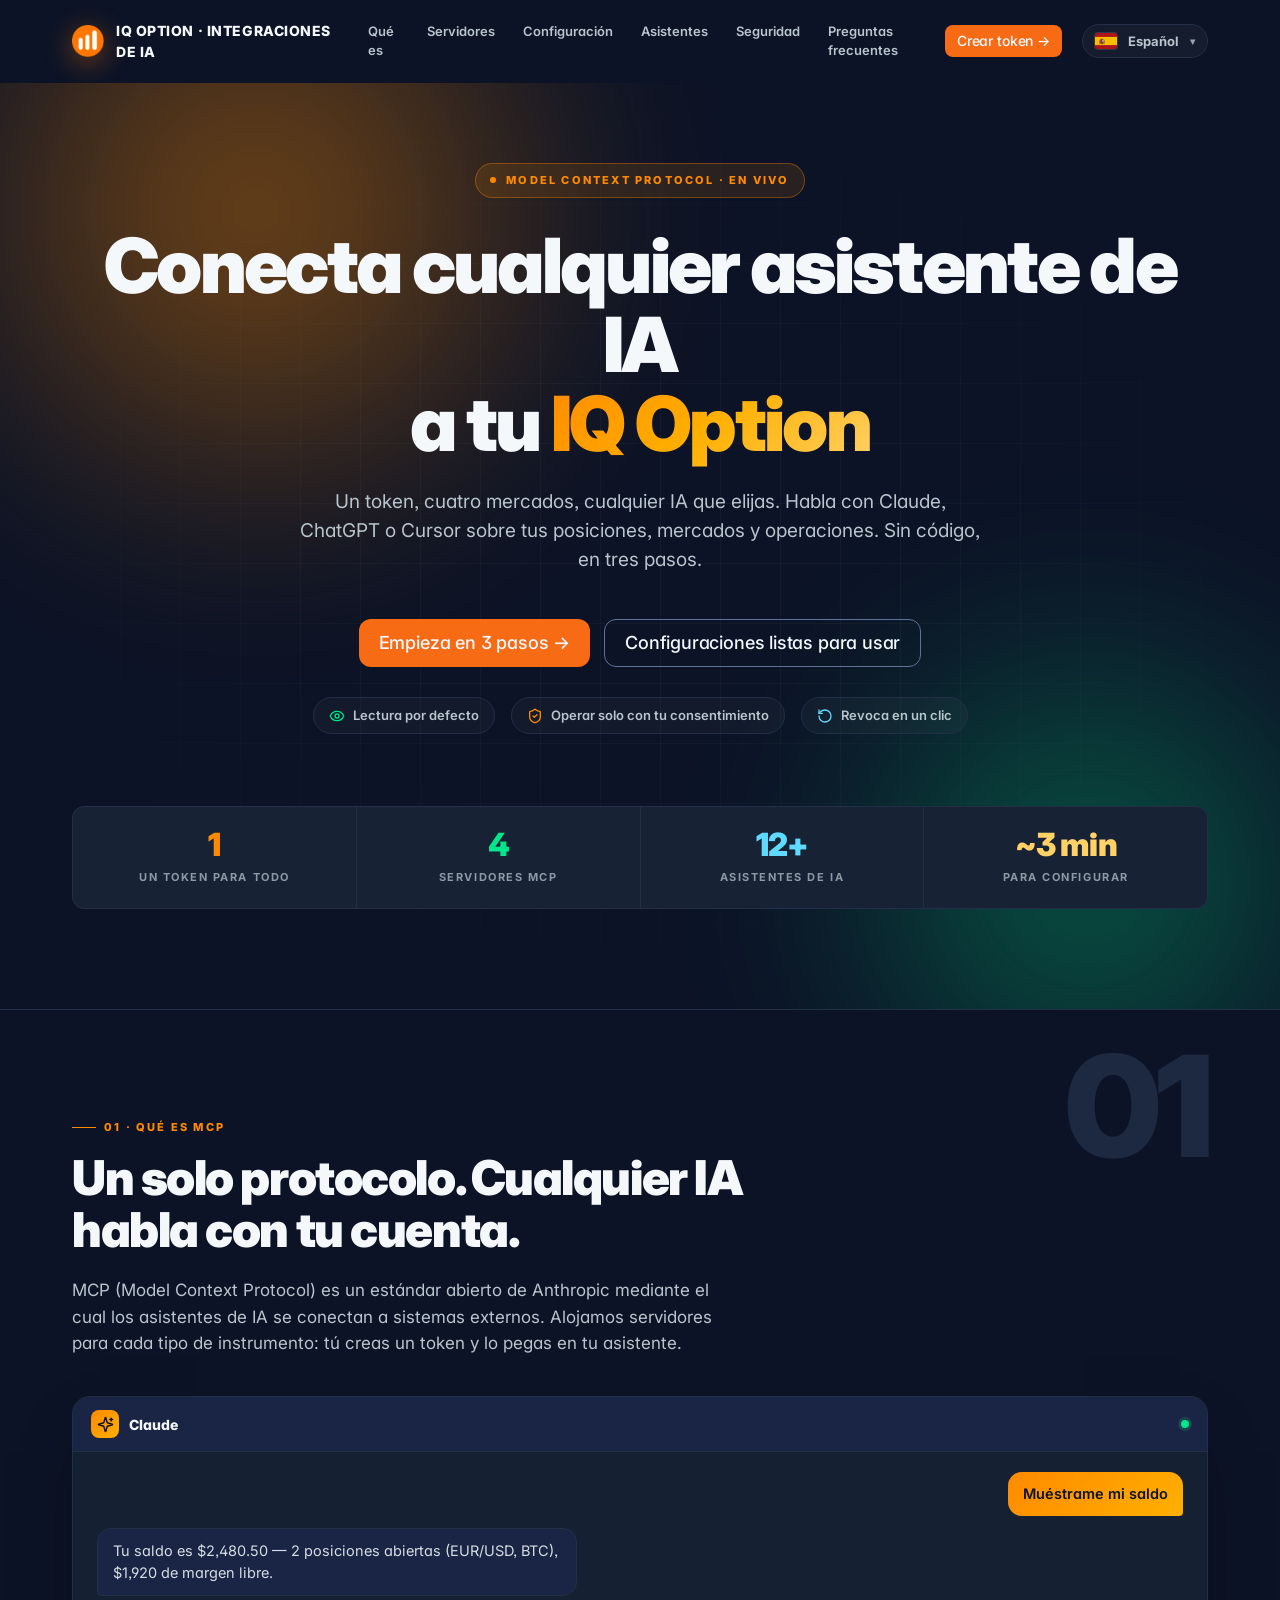
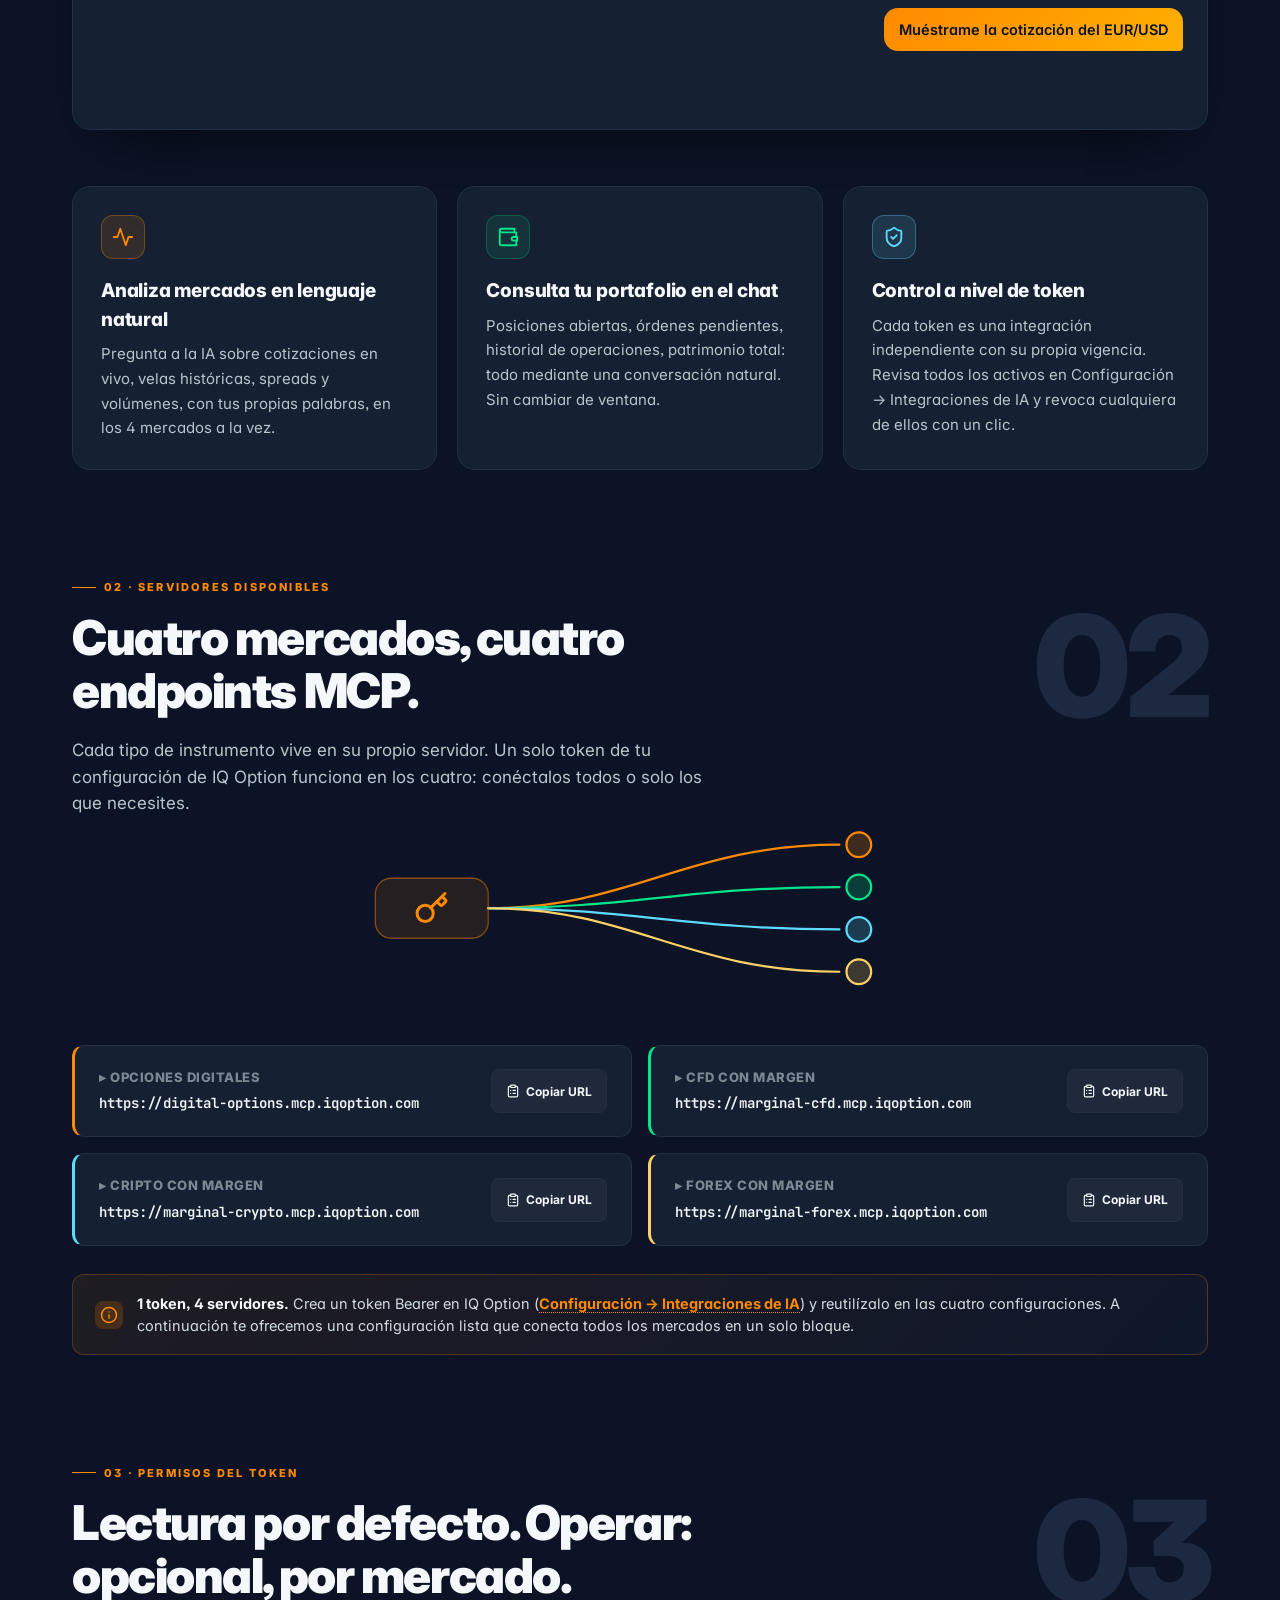
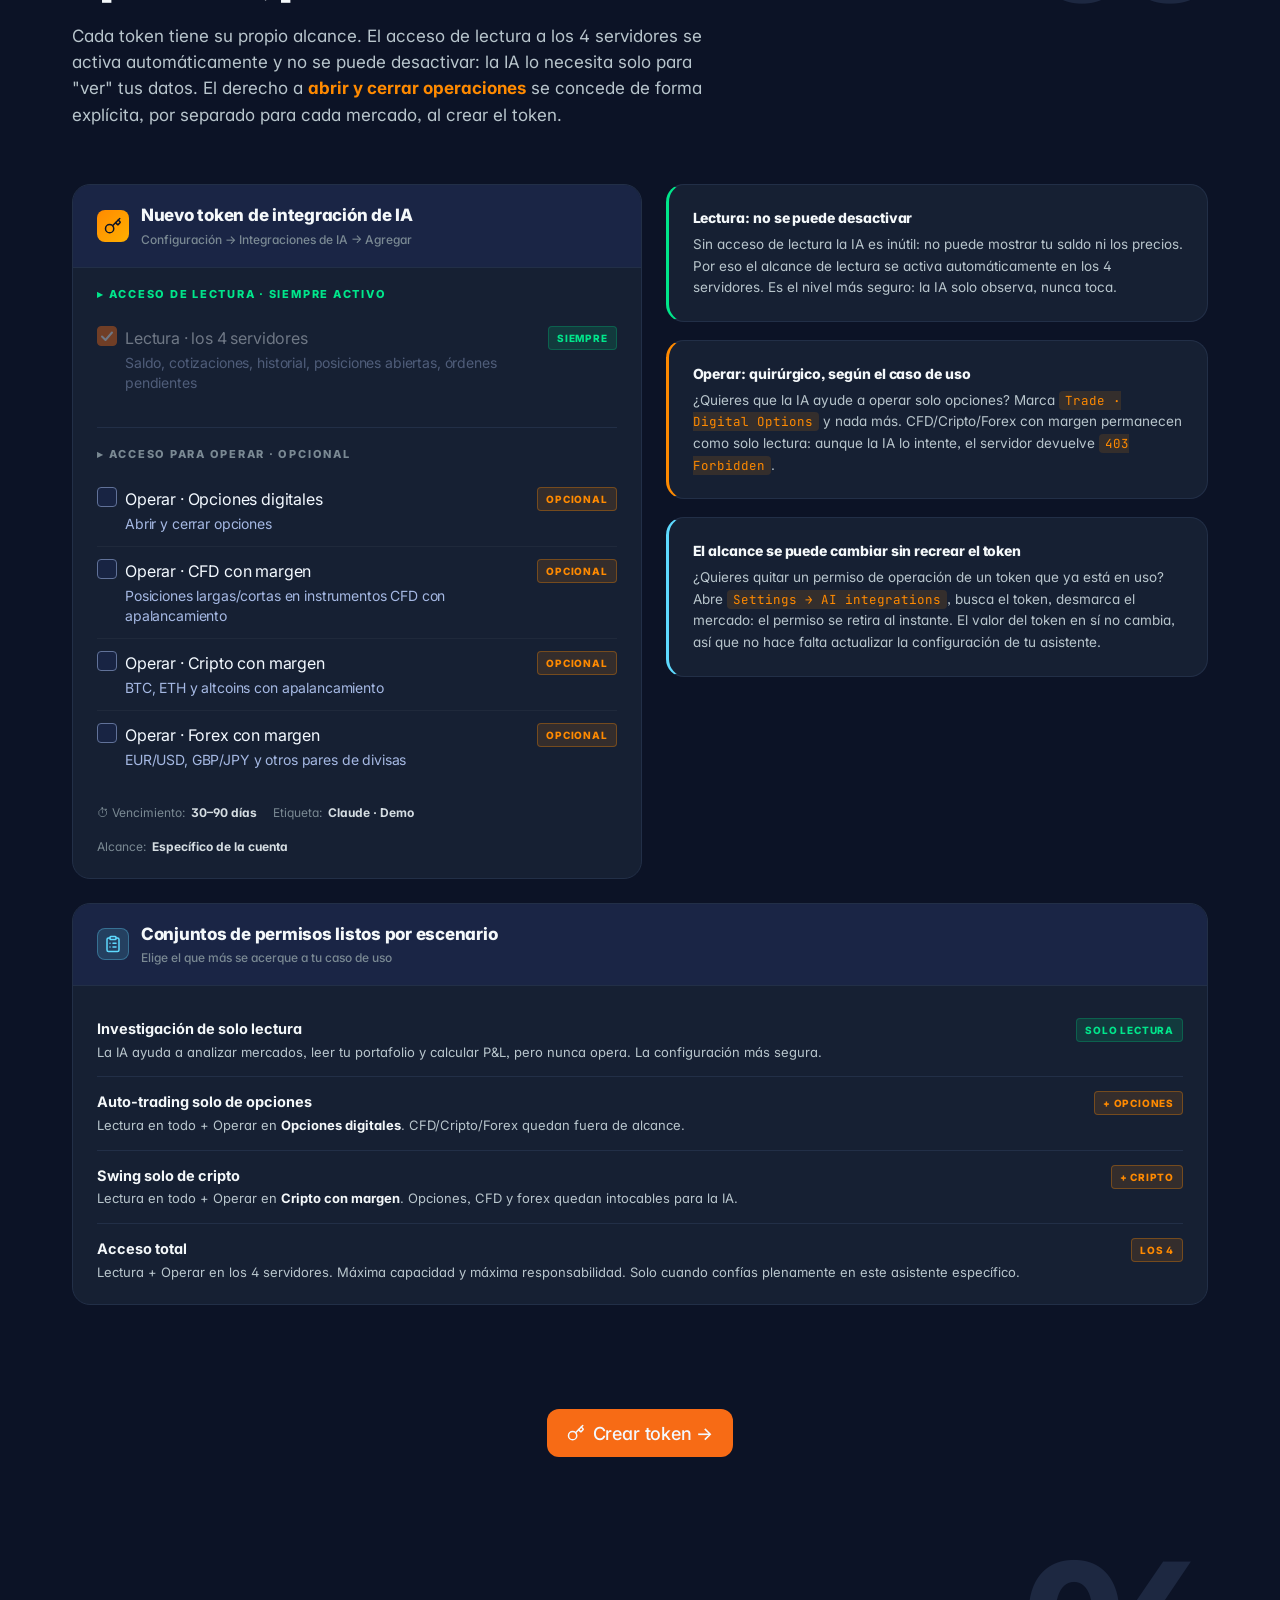
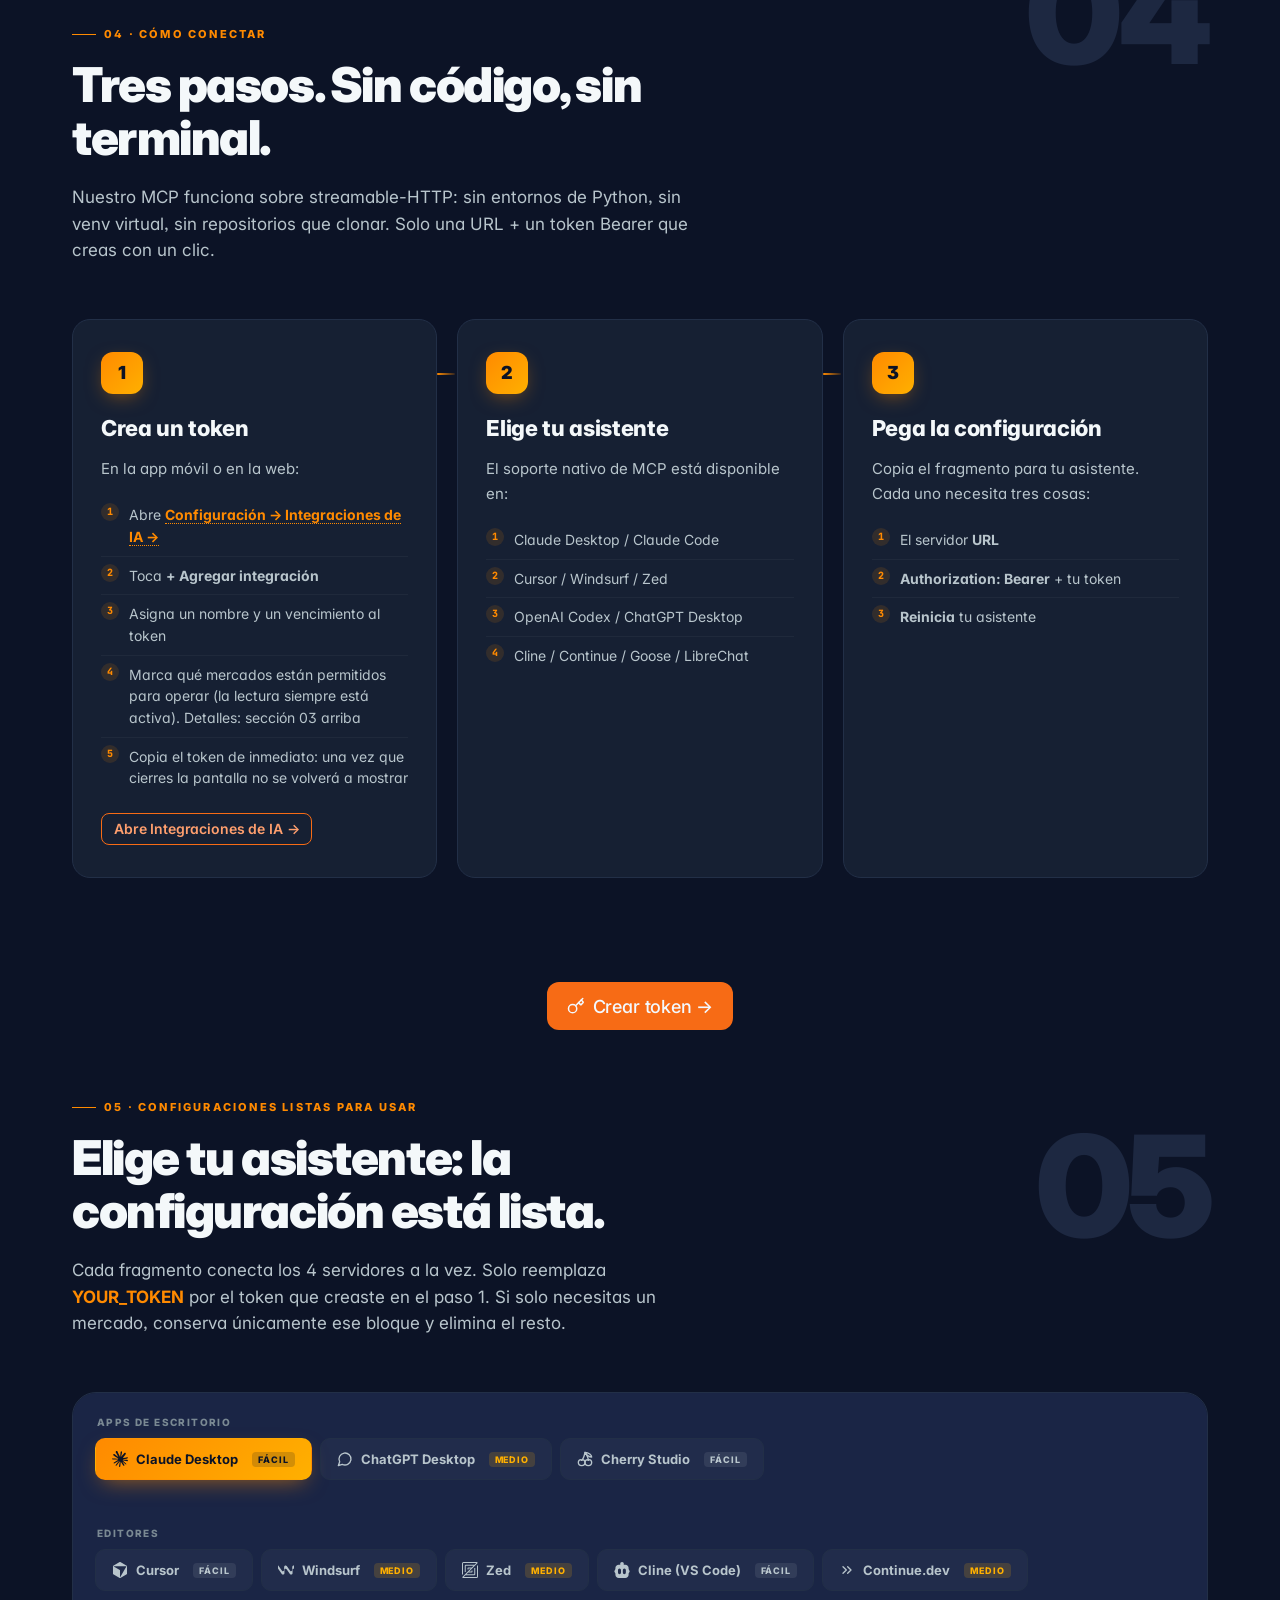
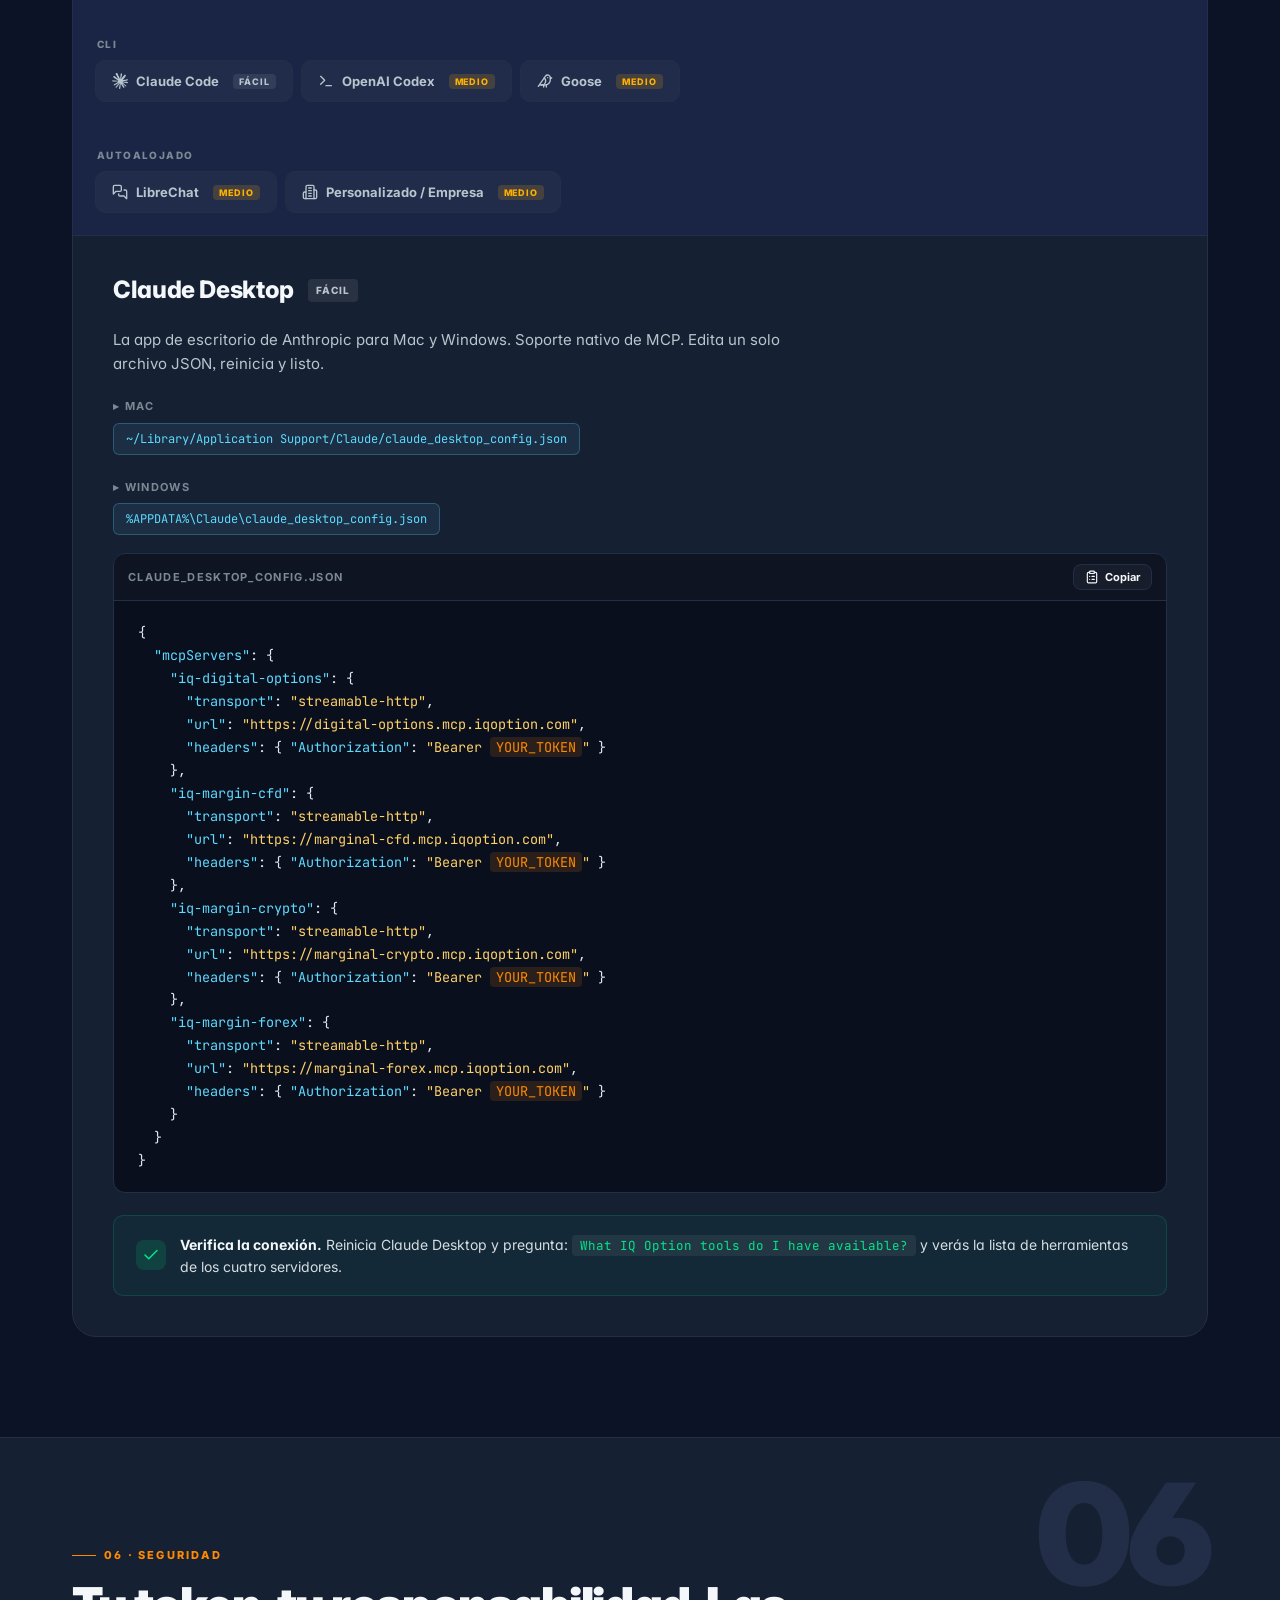
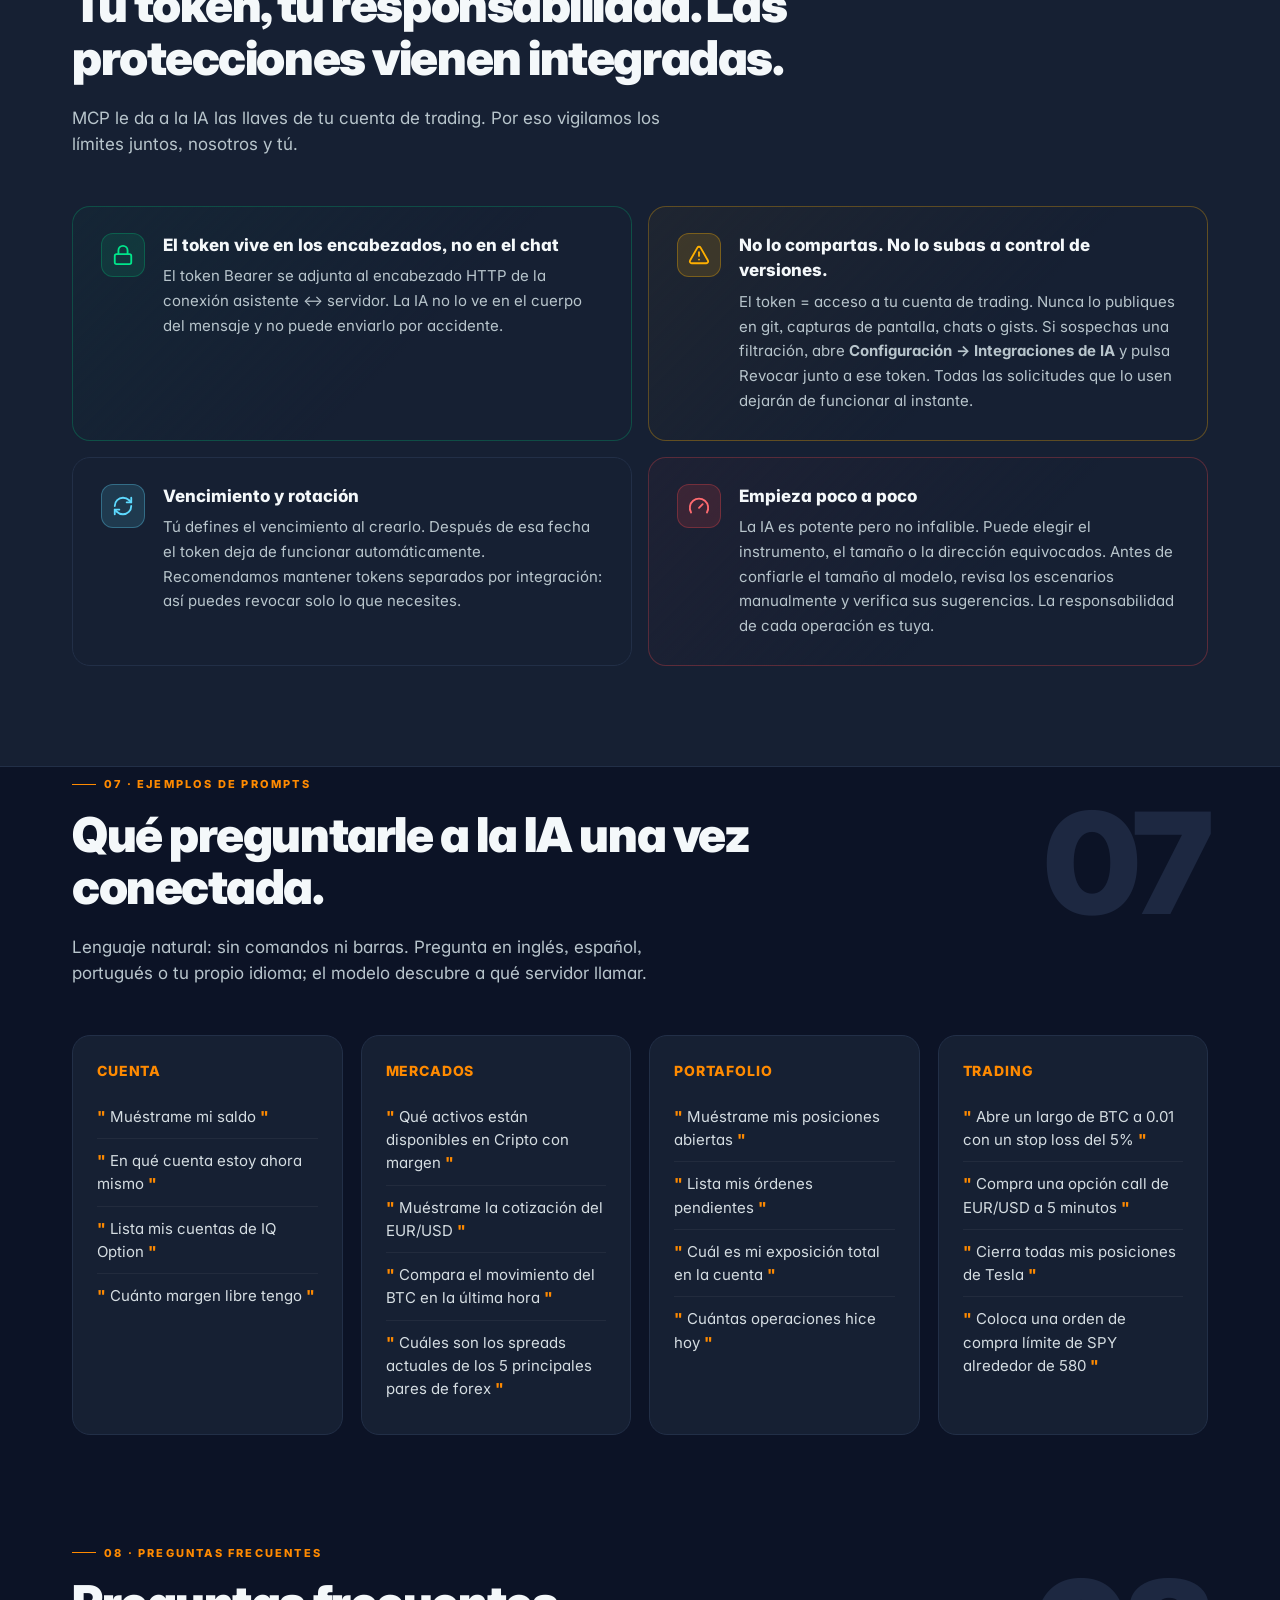
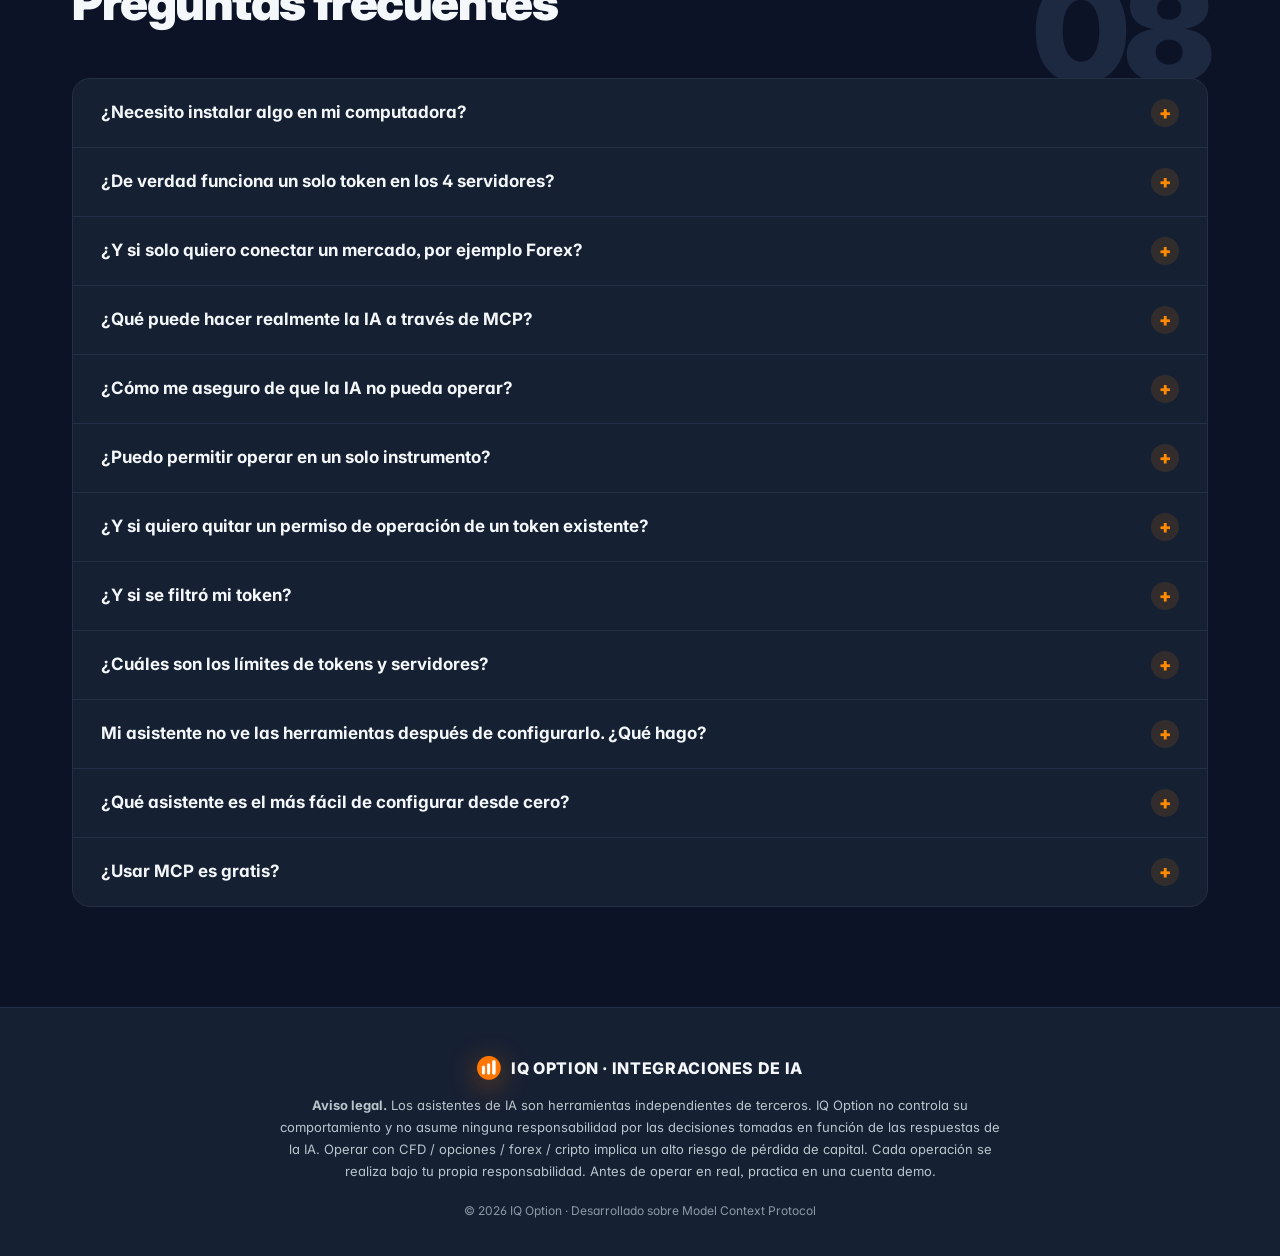
<file: es/index.html>
<!DOCTYPE html>
<html lang="es" dir="ltr">
<head>
<meta charset="UTF-8">
<meta name="viewport" content="width=device-width, initial-scale=1">
<!-- Google Tag Manager -->
<script>(function(w,d,s,l,i){w[l]=w[l]||[];w[l].push({'gtm.start':
new Date().getTime(),event:'gtm.js'});var f=d.getElementsByTagName(s)[0],
j=d.createElement(s),dl=l!='dataLayer'?'&l='+l:'';j.async=true;j.src=
'https://www.googletagmanager.com/gtm.js?id='+i+dl;f.parentNode.insertBefore(j,f);
})(window,document,'script','dataLayer','GTM-W5H54HZ6');</script>
<!-- End Google Tag Manager -->
<title>Conecta cualquier asistente de IA a IQ Option · Guía de integración MCP</title>
<meta name="description" content="Conecta Claude, ChatGPT, Cursor y más de 12 asistentes de IA a tu cuenta de IQ Option mediante el Model Context Protocol (MCP). Un solo token Bearer, cuatro servidores de mercado: opciones digitales, CFD, cripto, forex. Sin código, en tres pasos.">
<meta name="keywords" content="IQ Option, MCP, Model Context Protocol, Claude, ChatGPT, Cursor, AI trading assistant, digital options, forex, crypto, CFD, Bearer token">
<meta name="author" content="IQ Option">
<meta name="robots" content="index, follow, max-image-preview:large, max-snippet:-1">
<meta name="theme-color" content="#0C1326">
<link rel="canonical" href="https://iqoptionmcp.com/es/">
<link rel="alternate" hreflang="en" href="https://iqoptionmcp.com/">
<link rel="alternate" hreflang="ar-SA" href="https://iqoptionmcp.com/ar/">
<link rel="alternate" hreflang="th" href="https://iqoptionmcp.com/th/">
<link rel="alternate" hreflang="pt" href="https://iqoptionmcp.com/pt/">
<link rel="alternate" hreflang="es" href="https://iqoptionmcp.com/es/">
<link rel="alternate" hreflang="tl" href="https://iqoptionmcp.com/tl/">
<link rel="alternate" hreflang="id" href="https://iqoptionmcp.com/id/">
<link rel="alternate" hreflang="x-default" href="https://iqoptionmcp.com/">

<!-- Open Graph -->
<meta property="og:type" content="website">
<meta property="og:site_name" content="IQ Option · AI Integrations">
<meta property="og:title" content="Conecta cualquier asistente de IA a IQ Option · Guía de integración MCP">
<meta property="og:description" content="Un token, cuatro mercados, cualquier IA. Conecta Claude, ChatGPT o Cursor a IQ Option mediante MCP en tres pasos.">
<meta property="og:url" content="https://iqoptionmcp.com/es/">
<meta property="og:image" content="https://iqoptionmcp.com/assets/img/og.png">
<meta property="og:image:width" content="1200">
<meta property="og:image:height" content="630">
<meta property="og:image:alt" content="Connect any AI assistant to your IQ Option account via MCP">
<meta property="og:locale" content="es">

<!-- Twitter -->
<meta name="twitter:card" content="summary_large_image">
<meta name="twitter:title" content="Conecta cualquier asistente de IA a IQ Option mediante MCP">
<meta name="twitter:description" content="Un token, cuatro mercados, cualquier IA. Claude, ChatGPT, Cursor: conectados a IQ Option en tres pasos.">
<meta name="twitter:image" content="https://iqoptionmcp.com/assets/img/og.png">

<link rel="icon" type="image/png" href="../assets/img/logo.png">
<link rel="apple-touch-icon" href="../assets/img/logo.png">
<!-- AI ingestion: full guide as plain markdown -->
<link rel="alternate" type="text/markdown" title="llms-full" href="/llms-full.txt">

<link rel="preconnect" href="https://fonts.googleapis.com">
<link rel="preconnect" href="https://fonts.gstatic.com" crossorigin>
<!-- Fonts off the critical path: text paints instantly in a metric-matched fallback, then swaps to Inter -->
<link rel="preload" as="style" href="https://fonts.googleapis.com/css2?family=Inter:wght@400;500;600;700;800;900&family=JetBrains+Mono:wght@400;500;600&display=swap">
<link rel="stylesheet" media="print" onload="this.media='all'" href="https://fonts.googleapis.com/css2?family=Inter:wght@400;500;600;700;800;900&family=JetBrains+Mono:wght@400;500;600&display=swap">
<noscript><link rel="stylesheet" href="https://fonts.googleapis.com/css2?family=Inter:wght@400;500;600;700;800;900&family=JetBrains+Mono:wght@400;500;600&display=swap"></noscript>

<!-- QEDS · Quadcode Enterprise Design System (v1.2-pilot, dark) — self-hosted snapshot -->
<link rel="stylesheet" href="../assets/css/qeds.css">
<link rel="stylesheet" href="../assets/css/tokens.css">
<link rel="stylesheet" href="../assets/css/styles.css">

<!-- Analytics: visits + on-site events (privacy-first, cookieless) -->
<script src="../assets/js/analytics.js" defer></script>

<!-- Structured data for AI answer engines & search -->
<script type="application/ld+json">
{
  "@context": "https://schema.org",
  "@graph": [
    {
      "@type": "WebSite",
      "@id": "https://iqoptionmcp.com/#website",
      "url": "https://iqoptionmcp.com/",
      "name": "IQ Option · AI Integrations",
      "inLanguage": "es",
      "publisher": {
        "@id": "https://iqoptionmcp.com/#org"
      }
    },
    {
      "@type": "Organization",
      "@id": "https://iqoptionmcp.com/#org",
      "name": "IQ Option",
      "url": "https://iqoption.com",
      "logo": "https://iqoptionmcp.com/assets/img/logo.png",
      "sameAs": [
        "https://iqoption.com"
      ]
    },
    {
      "@type": "SoftwareApplication",
      "@id": "https://iqoptionmcp.com/#app",
      "name": "IQ Option AI Integrations (MCP)",
      "applicationCategory": "FinanceApplication",
      "operatingSystem": "Web, macOS, Windows, Linux",
      "inLanguage": "es",
      "description": "Un solo token Bearer, cuatro servidores MCP de mercado (opciones digitales, CFD, cripto, forex). Configuraciones listas para usar con Claude, ChatGPT, Cursor y más de 12 asistentes. Sin código, en tres pasos.",
      "url": "https://iqoptionmcp.com/",
      "publisher": {
        "@id": "https://iqoptionmcp.com/#org"
      },
      "offers": {
        "@type": "Offer",
        "price": "0",
        "priceCurrency": "USD"
      },
      "featureList": [
        "Read balance, quotes, history and open positions in plain language",
        "Per-market trade permissions (read default, trade opt-in)",
        "Works with Claude, ChatGPT, Cursor and 12+ AI assistants",
        "Four MCP servers: digital options, CFD, crypto, forex"
      ]
    },
    {
      "@type": "TechArticle",
      "@id": "https://iqoptionmcp.com/es/#article",
      "headline": "Conecta cualquier asistente de IA a IQ Option mediante MCP",
      "description": "Un solo token Bearer, cuatro servidores MCP de mercado (opciones digitales, CFD, cripto, forex). Configuraciones listas para usar con Claude, ChatGPT, Cursor y más de 12 asistentes. Sin código, en tres pasos.",
      "inLanguage": "es",
      "isPartOf": {
        "@id": "https://iqoptionmcp.com/#website"
      },
      "datePublished": "2026-06-09",
      "dateModified": "2026-06-09",
      "image": "https://iqoptionmcp.com/assets/img/og.png",
      "author": {
        "@id": "https://iqoptionmcp.com/#org"
      },
      "publisher": {
        "@id": "https://iqoptionmcp.com/#org"
      },
      "about": {
        "@type": "Thing",
        "name": "Model Context Protocol",
        "sameAs": "https://modelcontextprotocol.io"
      }
    },
    {
      "@type": "HowTo",
      "@id": "https://iqoptionmcp.com/es/#howto",
      "inLanguage": "es",
      "name": "Cómo conectar un asistente de IA a IQ Option",
      "description": "Conecta cualquier asistente de IA compatible con MCP a IQ Option en tres pasos.",
      "totalTime": "PT3M",
      "step": [
        {
          "@type": "HowToStep",
          "position": 1,
          "url": "https://iqoptionmcp.com/es/#setup",
          "name": "Crea un token",
          "text": "En la app móvil o en la web: Abre Configuración → Integraciones de IA → Toca + Agregar integración Asigna un nombre y un vencimiento al token Marca qué mercados están permitidos para operar (la lectura siempre está activa). Detalles: sección 03 arriba Copia el token de inmediato: una vez que cierres la pantalla no se volverá a mostrar"
        },
        {
          "@type": "HowToStep",
          "position": 2,
          "url": "https://iqoptionmcp.com/es/#setup",
          "name": "Elige tu asistente",
          "text": "El soporte nativo de MCP está disponible en: Claude Desktop / Claude Code Cursor / Windsurf / Zed OpenAI Codex / ChatGPT Desktop Cline / Continue / Goose / LibreChat"
        },
        {
          "@type": "HowToStep",
          "position": 3,
          "url": "https://iqoptionmcp.com/es/#setup",
          "name": "Pega la configuración",
          "text": "Copia el fragmento para tu asistente. Cada uno necesita tres cosas: El servidor URL Authorization: Bearer + tu token Reinicia tu asistente"
        }
      ]
    },
    {
      "@type": "FAQPage",
      "@id": "https://iqoptionmcp.com/es/#faq",
      "inLanguage": "es",
      "mainEntity": [
        {
          "@type": "Question",
          "name": "¿Necesito instalar algo en mi computadora?",
          "acceptedAnswer": {
            "@type": "Answer",
            "text": "No. Nuestros servidores MCP están alojados por nosotros: sin repositorios que clonar, sin Python ni venv que instalar. Solo la URL + el token Bearer en la configuración de tu asistente de IA."
          }
        },
        {
          "@type": "Question",
          "name": "¿De verdad funciona un solo token en los 4 servidores?",
          "acceptedAnswer": {
            "@type": "Answer",
            "text": "Sí. Crea un único token Bearer en Settings → AI integrations y úsalo en el encabezado Authorization para los cuatro endpoints: digital-options, marginal-cfd, marginal-crypto, marginal-forex."
          }
        },
        {
          "@type": "Question",
          "name": "¿Y si solo quiero conectar un mercado, por ejemplo Forex?",
          "acceptedAnswer": {
            "@type": "Answer",
            "text": "Elimina los demás bloques de la configuración: conserva solo iq-margin-forex . La IA verá únicamente las herramientas de ese servidor y no podrá tocar, por ejemplo, las opciones por accidente."
          }
        },
        {
          "@type": "Question",
          "name": "¿Qué puede hacer realmente la IA a través de MCP?",
          "acceptedAnswer": {
            "@type": "Answer",
            "text": "Cada uno de nuestros servidores expone su propia lista de herramientas: puedes ver el conjunto completo justo después de conectarte preguntándole al asistente: \"¿Qué herramientas de IQ Option tienes?\". En total, esto consiste en leer datos de mercado, portafolio y operaciones, además de métodos para abrir/cerrar posiciones. Qué métodos están disponibles para un token específico depende de su alcance (lectura + opcionalmente operar por mercado)."
          }
        },
        {
          "@type": "Question",
          "name": "¿Cómo me aseguro de que la IA no pueda operar?",
          "acceptedAnswer": {
            "@type": "Answer",
            "text": "Al crear el token en Settings → AI integrations simplemente no marques ninguna de las cuatro casillas \"Operar · …\". La lectura permanece activa (no se puede desactivar: la IA la necesita), y cualquier intento de llamar a una herramienta de trading devolverá 403 Forbidden . Esta es la configuración más segura para casos de uso de investigación."
          }
        },
        {
          "@type": "Question",
          "name": "¿Puedo permitir operar en un solo instrumento?",
          "acceptedAnswer": {
            "@type": "Answer",
            "text": "Sí. Por ejemplo, marca solo Trade · Margin Crypto : la IA podrá abrir/cerrar posiciones de cripto, pero las opciones, los CFD y el forex quedan como solo lectura. Útil cuando estás probando la configuración de la IA en un mercado con el que te sientes cómodo."
          }
        },
        {
          "@type": "Question",
          "name": "¿Y si quiero quitar un permiso de operación de un token existente?",
          "acceptedAnswer": {
            "@type": "Answer",
            "text": "Abre Settings → AI integrations , busca el token y desmarca la casilla correspondiente (p. ej. Trade · Margin CFD ). El permiso se elimina al instante: el servidor empezará a devolver 403 Forbidden en las llamadas de trading de ese mercado. El valor del token en sí no cambia, así que no hace falta tocar la configuración de tu asistente."
          }
        },
        {
          "@type": "Question",
          "name": "¿Y si se filtró mi token?",
          "acceptedAnswer": {
            "@type": "Answer",
            "text": "Ve a Settings → AI integrations , busca el token comprometido y pulsa Revocar. Todas las solicitudes que lo usen dejarán de funcionar al instante. Crea uno nuevo y actualiza la configuración del asistente."
          }
        },
        {
          "@type": "Question",
          "name": "¿Cuáles son los límites de tokens y servidores?",
          "acceptedAnswer": {
            "@type": "Answer",
            "text": "Una cuenta puede tener varios tokens activos a la vez (visibles en la lista de tokens activos). Un token funciona en los 4 servidores. Si quieres claves separadas por integración para revocarlas más fácilmente, crea varias y dales nombres significativos."
          }
        },
        {
          "@type": "Question",
          "name": "Mi asistente no ve las herramientas después de configurarlo. ¿Qué hago?",
          "acceptedAnswer": {
            "@type": "Answer",
            "text": "Lista de comprobación: (1) reinicia el asistente por completo, (2) asegúrate de que el token se copió sin espacios extra al principio o al final, (3) verifica que la URL no tenga una barra final y coincida con tu suscripción, (4) asegúrate de que el encabezado Authorization empiece exactamente con Bearer (observa el espacio), (5) revisa los registros del asistente: normalmente es un error de sintaxis JSON en la configuración."
          }
        },
        {
          "@type": "Question",
          "name": "¿Qué asistente es el más fácil de configurar desde cero?",
          "acceptedAnswer": {
            "@type": "Answer",
            "text": "Si no eres desarrollador: Claude Desktop o Cherry Studio, ambos tienen una interfaz que se encarga de la configuración por ti. Si vives entre código, Cursor o Claude Code te resultarán más naturales."
          }
        },
        {
          "@type": "Question",
          "name": "¿Usar MCP es gratis?",
          "acceptedAnswer": {
            "@type": "Answer",
            "text": "Por ahora, sí, gratis para todos los clientes de IQ Option con una cuenta activa. Solo pagas la suscripción de tu asistente de IA (Claude Pro / ChatGPT Plus, etc.)."
          }
        }
      ]
    }
  ]
}
</script>
</head>
<body>
<!-- Google Tag Manager (noscript) -->
<noscript><iframe src="https://www.googletagmanager.com/ns.html?id=GTM-W5H54HZ6"
height="0" width="0" style="display:none;visibility:hidden"></iframe></noscript>
<!-- End Google Tag Manager (noscript) -->
<!-- ════════════════════════════════════════════════════════════════════
     HERO
     ════════════════════════════════════════════════════════════════════ -->
<a class="skip-link" href="#main">Saltar al contenido</a>
<!-- Icon sprite (Lucide) — decorative, locale-neutral -->
<svg aria-hidden="true" focusable="false" height="0" style="position:absolute" width="0">
<symbol id="i-activity" viewBox="0 0 24 24"><path d="M22 12h-4l-3 9L9 3l-3 9H2"></path></symbol>
<symbol id="i-wallet" viewBox="0 0 24 24"><path d="M21 12V7H5a2 2 0 0 1 0-4h14v4"></path><path d="M3 5v14a2 2 0 0 0 2 2h16v-5"></path><path d="M18 12a2 2 0 0 0 0 4h4v-4Z"></path></symbol>
<symbol id="i-shield-check" viewBox="0 0 24 24"><path d="M20 13c0 5-3.5 7.5-7.66 8.95a1 1 0 0 1-.67-.01C7.5 20.5 4 18 4 13V6a1 1 0 0 1 1-1c2 0 4.5-1.2 6.24-2.72a1.17 1.17 0 0 1 1.52 0C14.51 3.81 17 5 19 5a1 1 0 0 1 1 1Z"></path><path d="m9 12 2 2 4-4"></path></symbol>
<symbol id="i-info" viewBox="0 0 24 24"><circle cx="12" cy="12" r="10"></circle><path d="M12 16v-4"></path><path d="M12 8h.01"></path></symbol>
<symbol id="i-key" viewBox="0 0 24 24"><path d="m15.5 7.5 2.3 2.3a1 1 0 0 0 1.4 0l2.1-2.1a1 1 0 0 0 0-1.4L19 4"></path><path d="m21 2-9.6 9.6"></path><circle cx="7.5" cy="15.5" r="5.5"></circle></symbol>
<symbol id="i-clipboard" viewBox="0 0 24 24"><rect height="4" rx="1" width="8" x="8" y="2"></rect><path d="M16 4h2a2 2 0 0 1 2 2v14a2 2 0 0 1-2 2H6a2 2 0 0 1-2-2V6a2 2 0 0 1 2-2h2"></path><path d="M12 11h4"></path><path d="M12 16h4"></path><path d="M8 11h.01"></path><path d="M8 16h.01"></path></symbol>
<symbol id="i-check" viewBox="0 0 24 24"><path d="M20 6 9 17l-5-5"></path></symbol>
<symbol id="i-lock" viewBox="0 0 24 24"><rect height="11" rx="2" width="18" x="3" y="11"></rect><path d="M7 11V7a5 5 0 0 1 10 0v4"></path></symbol>
<symbol id="i-alert" viewBox="0 0 24 24"><path d="m21.73 18-8-14a2 2 0 0 0-3.48 0l-8 14A2 2 0 0 0 4 21h16a2 2 0 0 0 1.73-3Z"></path><path d="M12 9v4"></path><path d="M12 17h.01"></path></symbol>
<symbol id="i-refresh" viewBox="0 0 24 24"><path d="M3 12a9 9 0 0 1 9-9 9.75 9.75 0 0 1 6.74 2.74L21 8"></path><path d="M21 3v5h-5"></path><path d="M21 12a9 9 0 0 1-9 9 9.75 9.75 0 0 1-6.74-2.74L3 16"></path><path d="M3 21v-5h5"></path></symbol>
<symbol id="i-gauge" viewBox="0 0 24 24"><path d="m12 14 4-4"></path><path d="M3.34 19a10 10 0 1 1 17.32 0"></path></symbol>
<symbol id="i-eye" viewBox="0 0 24 24"><path d="M2.06 12.35a1 1 0 0 1 0-.7 10.75 10.75 0 0 1 19.88 0 1 1 0 0 1 0 .7 10.75 10.75 0 0 1-19.88 0"></path><circle cx="12" cy="12" r="3"></circle></symbol>
<symbol id="i-rotate" viewBox="0 0 24 24"><path d="M3 12a9 9 0 1 0 9-9 9.75 9.75 0 0 0-6.74 2.74L3 8"></path><path d="M3 3v5h5"></path></symbol>
<symbol id="i-menu" viewBox="0 0 24 24"><path d="M4 6h16"></path><path d="M4 12h16"></path><path d="M4 18h16"></path></symbol>
<symbol id="i-sparkles" viewBox="0 0 24 24"><path d="M9.94 15.5A2 2 0 0 0 8.5 14.06l-6.14-1.58a.5.5 0 0 1 0-.96L8.5 9.94A2 2 0 0 0 9.94 8.5l1.58-6.14a.5.5 0 0 1 .96 0L14.06 8.5A2 2 0 0 0 15.5 9.94l6.14 1.58a.5.5 0 0 1 0 .96L15.5 14.06a2 2 0 0 0-1.44 1.44l-1.58 6.14a.5.5 0 0 1-.96 0z"></path><path d="M20 3v4"></path><path d="M22 5h-4"></path></symbol>
<symbol id="i-brand-claude" viewBox="0 0 24 24"><path d="m4.7144 15.9555 4.7174-2.6471.079-.2307-.079-.1275h-.2307l-.7893-.0486-2.6956-.0729-2.3375-.0971-2.2646-.1214-.5707-.1215-.5343-.7042.0546-.3522.4797-.3218.686.0608 1.5179.1032 2.2767.1578 1.6514.0972 2.4468.255h.3886l.0546-.1579-.1336-.0971-.1032-.0972L6.973 9.8356l-2.55-1.6879-1.3356-.9714-.7225-.4918-.3643-.4614-.1578-1.0078.6557-.7225.8803.0607.2246.0607.8925.686 1.9064 1.4754 2.4893 1.8336.3643.3035.1457-.1032.0182-.0728-.164-.2733-1.3539-2.4467-1.445-2.4893-.6435-1.032-.17-.6194c-.0607-.255-.1032-.4674-.1032-.7285L6.287.1335 6.6997 0l.9957.1336.419.3642.6192 1.4147 1.0018 2.2282 1.5543 3.0296.4553.8985.2429.8318.091.255h.1579v-.1457l.1275-1.706.2368-2.0947.2307-2.6957.0789-.7589.3764-.9107.7468-.4918.5828.2793.4797.686-.0668.4433-.2853 1.8517-.5586 2.9021-.3643 1.9429h.2125l.2429-.2429.9835-1.3053 1.6514-2.0643.7286-.8196.85-.9046.5464-.4311h1.0321l.759 1.1293-.34 1.1657-1.0625 1.3478-.8804 1.1414-1.2628 1.7-.7893 1.36.0729.1093.1882-.0183 2.8535-.607 1.5421-.2794 1.8396-.3157.8318.3886.091.3946-.3278.8075-1.967.4857-2.3072.4614-3.4364.8136-.0425.0304.0486.0607 1.5482.1457.6618.0364h1.621l3.0175.2247.7892.522.4736.6376-.079.4857-1.2142.6193-1.6393-.3886-3.825-.9107-1.3113-.3279h-.1822v.1093l1.0929 1.0686 2.0035 1.8092 2.5075 2.3314.1275.5768-.3218.4554-.34-.0486-2.2039-1.6575-.85-.7468-1.9246-1.621h-.1275v.17l.4432.6496 2.3436 3.5214.1214 1.0807-.17.3521-.6071.2125-.6679-.1214-1.3721-1.9246L14.38 17.959l-1.1414-1.9428-.1397.079-.674 7.2552-.3156.3703-.7286.2793-.6071-.4614-.3218-.7468.3218-1.4753.3886-1.9246.3157-1.53.2853-1.9004.17-.6314-.0121-.0425-.1397.0182-1.4328 1.9672-2.1796 2.9446-1.7243 1.8456-.4128.164-.7164-.3704.0667-.6618.4008-.5889 2.386-3.0357 1.4389-1.882.929-1.0868-.0062-.1579h-.0546l-6.3385 4.1164-1.1293.1457-.4857-.4554.0608-.7467.2307-.2429 1.9064-1.3114Z"></path></symbol>
<symbol id="i-brand-cursor" viewBox="0 0 24 24"><path d="M11.503.131 1.891 5.678a.84.84 0 0 0-.42.726v11.188c0 .3.162.575.42.724l9.609 5.55a1 1 0 0 0 .998 0l9.61-5.55a.84.84 0 0 0 .42-.724V6.404a.84.84 0 0 0-.42-.726L12.497.131a1.01 1.01 0 0 0-.996 0M2.657 6.338h18.55c.263 0 .43.287.297.515L12.23 22.918c-.062.107-.229.064-.229-.06V12.335a.59.59 0 0 0-.295-.51l-9.11-5.257c-.109-.063-.064-.23.061-.23"></path></symbol>
<symbol id="i-brand-windsurf" viewBox="0 0 24 24"><path d="M23.55 5.067c-1.2038-.002-2.1806.973-2.1806 2.1765v4.8676c0 .972-.8035 1.7594-1.7597 1.7594-.568 0-1.1352-.286-1.4718-.7659l-4.9713-7.1003c-.4125-.5896-1.0837-.941-1.8103-.941-1.1334 0-2.1533.9635-2.1533 2.153v4.8957c0 .972-.7969 1.7594-1.7596 1.7594-.57 0-1.1363-.286-1.4728-.7658L.4076 5.1598C.2822 4.9798 0 5.0688 0 5.2882v4.2452c0 .2147.0656.4228.1884.599l5.4748 7.8183c.3234.462.8006.8052 1.3509.9298 1.3771.313 2.6446-.747 2.6446-2.0977v-4.893c0-.972.7875-1.7593 1.7596-1.7593h.003a1.798 1.798 0 0 1 1.4718.7658l4.9723 7.0994c.4135.5905 1.05.941 1.8093.941 1.1587 0 2.1515-.9645 2.1515-2.153v-4.8948c0-.972.7875-1.7594 1.7596-1.7594h.194a.22.22 0 0 0 .2204-.2202v-4.622a.22.22 0 0 0-.2203-.2203Z"></path></symbol>
<symbol id="i-brand-zed" viewBox="0 0 24 24"><path d="M2.25 1.5a.75.75 0 0 0-.75.75v16.5H0V2.25A2.25 2.25 0 0 1 2.25 0h20.095c1.002 0 1.504 1.212.795 1.92L10.764 14.298h3.486V12.75h1.5v1.922a1.125 1.125 0 0 1-1.125 1.125H9.264l-2.578 2.578h11.689V9h1.5v9.375a1.5 1.5 0 0 1-1.5 1.5H5.185L2.562 22.5H21.75a.75.75 0 0 0 .75-.75V5.25H24v16.5A2.25 2.25 0 0 1 21.75 24H1.655C.653 24 .151 22.788.86 22.08L13.19 9.75H9.75v1.5h-1.5V9.375A1.125 1.125 0 0 1 9.375 8.25h5.314l2.625-2.625H5.625V15h-1.5V5.625a1.5 1.5 0 0 1 1.5-1.5h13.19L21.438 1.5z"></path></symbol>
<symbol id="i-brand-cline" viewBox="0 0 24 24"><path d="m23.365 13.556-1.442-2.895V8.994c0-2.764-2.218-5.002-4.954-5.002h-2.464c.178-.367.276-.779.276-1.213A2.77 2.77 0 0 0 12.018 0a2.77 2.77 0 0 0-2.763 2.779c0 .434.098.846.276 1.213H7.067c-2.736 0-4.954 2.238-4.954 5.002v1.667L.64 13.549c-.149.29-.149.636 0 .927l1.472 2.855v1.667C2.113 21.762 4.33 24 7.067 24h9.902c2.736 0 4.954-2.238 4.954-5.002V17.33l1.44-2.865c.143-.286.143-.622.002-.91m-12.854 2.36a2.27 2.27 0 0 1-2.261 2.273 2.27 2.27 0 0 1-2.261-2.273v-4.042A2.27 2.27 0 0 1 8.249 9.6a2.267 2.267 0 0 1 2.262 2.274zm7.285 0a2.27 2.27 0 0 1-2.26 2.273 2.27 2.27 0 0 1-2.262-2.273v-4.042A2.267 2.267 0 0 1 15.535 9.6a2.267 2.267 0 0 1 2.261 2.274z"></path></symbol>
<symbol id="i-terminal" viewBox="0 0 24 24"><path d="M12 19h8"></path><path d="m4 17 6-6-6-6"></path></symbol>
<symbol id="i-message" viewBox="0 0 24 24"><path d="M7.9 20A9 9 0 1 0 4 16.1L2 22Z"></path></symbol>
<symbol id="i-chevrons-right" viewBox="0 0 24 24"><path d="m6 17 5-5-5-5"></path><path d="m13 17 5-5-5-5"></path></symbol>
<symbol id="i-bird" viewBox="0 0 24 24"><path d="M16 7h.01"></path><path d="M3.4 18H12a8 8 0 0 0 8-8V7a4 4 0 0 0-7.28-2.3L2 20"></path><path d="m20 7 2 .5-2 .5"></path><path d="M10 18v3"></path><path d="M14 17.75V21"></path><path d="M7 18a6 6 0 0 0 3.84-10.61"></path></symbol>
<symbol id="i-cherry" viewBox="0 0 24 24"><path d="M2 17a5 5 0 0 0 10 0c0-2.76-2.5-5-5-3-2.5-2-5 .24-5 3Z"></path><path d="M12 17a5 5 0 0 0 10 0c0-2.76-2.5-5-5-3-2.5-2-5 .24-5 3Z"></path><path d="M7 14c3.22-2.91 4.29-8.75 5-12 1.66 2.38 4.94 9 5 12"></path><path d="M22 9c-4.29 0-7.14-2.33-10-7 5.71 0 10 4.67 10 7Z"></path></symbol>
<symbol id="i-messages" viewBox="0 0 24 24"><path d="M14 9a2 2 0 0 1-2 2H6l-4 4V4a2 2 0 0 1 2-2h8a2 2 0 0 1 2 2z"></path><path d="M18 9h2a2 2 0 0 1 2 2v11l-4-4h-6a2 2 0 0 1-2-2v-1"></path></symbol>
<symbol id="i-building" viewBox="0 0 24 24"><path d="M6 22V4a2 2 0 0 1 2-2h8a2 2 0 0 1 2 2v18Z"></path><path d="M6 12H4a2 2 0 0 0-2 2v6a2 2 0 0 0 2 2h2"></path><path d="M18 9h2a2 2 0 0 1 2 2v9a2 2 0 0 1-2 2h-2"></path><path d="M10 6h4"></path><path d="M10 10h4"></path><path d="M10 14h4"></path><path d="M10 18h4"></path></symbol>
</svg>
<main id="main">
<header class="site-header">
<div class="container">
<nav aria-label="Primary" class="nav">
<div class="logo">
<img alt="IQ Option" class="logo-mark" height="32" src="../assets/img/logo.png" width="32"/>
        IQ OPTION · INTEGRACIONES DE IA
      </div>
<button aria-controls="nav-links" aria-expanded="false" aria-label="Menu" class="nav-toggle" type="button">
<svg aria-hidden="true" class="ic"><use href="#i-menu"></use></svg>
</button>
<div class="nav-links" id="nav-links">
<a href="#what">Qué es</a>
<a href="#servers">Servidores</a>
<a href="#setup">Configuración</a>
<a href="#assistants">Asistentes</a>
<a href="#safety">Seguridad</a>
<a href="#faq">Preguntas frecuentes</a>
</div>
<a class="qeds-button nav-cta" data-context="accent" data-cta="nav" data-prominence="primary" data-size="sm" href="https://iqoption.com/en/profile/ai-integration" rel="noopener" target="_blank">
<svg aria-hidden="true" class="ic"><use href="#i-key"></use></svg>
<span class="qeds-button__label">Crear token →</span>
</a>
<div class="lang-switch"><button class="lang-toggle" type="button" aria-expanded="false" aria-controls="lang-menu" aria-label="Language"><img class="lang-flag" src="../assets/img/flags/es.png" alt="" width="22" height="16"><span class="lang-current">Español</span><span class="lang-caret" aria-hidden="true">▾</span></button><ul class="lang-menu" id="lang-menu" hidden><li><a href="../" hreflang="en" lang="en"><span class="lang-name"><img class="lang-flag" src="../assets/img/flags/gb.png" alt="" width="22" height="16"><span class="lang-label">English</span></span></a></li><li><a href="../ar/" hreflang="ar-SA" lang="ar"><span class="lang-name"><img class="lang-flag" src="../assets/img/flags/sa.png" alt="" width="22" height="16"><span class="lang-label">العربية</span></span></a></li><li><a href="../th/" hreflang="th" lang="th"><span class="lang-name"><img class="lang-flag" src="../assets/img/flags/th.png" alt="" width="22" height="16"><span class="lang-label">ไทย</span></span></a></li><li><a href="../pt/" hreflang="pt" lang="pt"><span class="lang-name"><img class="lang-flag" src="../assets/img/flags/br.png" alt="" width="22" height="16"><span class="lang-label">Português</span></span></a></li><li><a href="../es/" hreflang="es" lang="es" aria-current="true"><span class="lang-name"><img class="lang-flag" src="../assets/img/flags/es.png" alt="" width="22" height="16"><span class="lang-label">Español</span></span></a></li><li><a href="../tl/" hreflang="tl" lang="tl"><span class="lang-name"><img class="lang-flag" src="../assets/img/flags/ph.png" alt="" width="22" height="16"><span class="lang-label">Tagalog</span></span></a></li><li><a href="../id/" hreflang="id" lang="id"><span class="lang-name"><img class="lang-flag" src="../assets/img/flags/id.png" alt="" width="22" height="16"><span class="lang-label">Bahasa Indonesia</span></span></a></li></ul></div></nav>
</div>
</header>
<div class="hero-shell">
<div class="hero-bg"></div>
<div class="hero-grid"></div>
<div class="container">
<div class="hero">
<span class="badge">
<span class="badge-dot"></span>
        Model Context Protocol · En vivo
      </span>
<h1 class="hero-title">
        Conecta cualquier asistente de IA<br/>
        a tu <span class="hero-grad">IQ Option</span>
</h1>
<p class="hero-sub">
        Un token, cuatro mercados, cualquier IA que elijas. Habla con Claude, ChatGPT o Cursor sobre tus posiciones, mercados y operaciones. Sin código, en tres pasos.
      </p>
<div class="hero-cta">
<a class="qeds-button" data-context="accent" data-prominence="primary" data-size="lg" href="#setup">
<span class="qeds-button__label">Empieza en 3 pasos →</span>
</a>
<a class="qeds-button" data-context="general" data-prominence="tertiary" data-size="lg" href="#assistants">
<span class="qeds-button__label">Configuraciones listas para usar</span>
</a>
</div>
<div class="trust-strip">
<span class="trust-chip"><svg aria-hidden="true" class="ic"><use href="#i-eye"></use></svg>Lectura por defecto</span>
<span class="trust-chip"><svg aria-hidden="true" class="ic"><use href="#i-shield-check"></use></svg>Operar solo con tu consentimiento</span>
<span class="trust-chip"><svg aria-hidden="true" class="ic"><use href="#i-rotate"></use></svg>Revoca en un clic</span>
</div>
<div class="hero-stats reveal">
<div class="hstat">
<div class="hstat-num">1</div>
<div class="hstat-label">Un token para todo</div>
</div>
<div class="hstat">
<div class="hstat-num green">4</div>
<div class="hstat-label">servidores MCP</div>
</div>
<div class="hstat">
<div class="hstat-num cyan">12+</div>
<div class="hstat-label">asistentes de IA</div>
</div>
<div class="hstat">
<div class="hstat-num gold">~3 min</div>
<div class="hstat-label">Para configurar</div>
</div>
</div>
</div>
</div>
</div>
<!-- ════════════════════════════════════════════════════════════════════
     WHAT IS MCP
     ════════════════════════════════════════════════════════════════════ -->
<section data-num="01" id="what">
<div class="container">
<div class="section-eyebrow">01 · Qué es MCP</div>
<h2 class="section-title">Un solo protocolo. Cualquier IA habla con tu cuenta.</h2>
<p class="section-sub">
      MCP (Model Context Protocol) es un estándar abierto de Anthropic mediante el cual los asistentes de IA se conectan a sistemas externos. Alojamos servidores para cada tipo de instrumento: tú creas un token y lo pegas en tu asistente.
    </p>
<div aria-label="Example AI conversation" class="chat-mock reveal">
<div class="chat-head">
<span class="chat-avatar"><svg aria-hidden="true" class="ic"><use href="#i-sparkles"></use></svg></span>
<span class="chat-name">Claude</span>
<span aria-hidden="true" class="chat-dot"></span>
</div>
<div class="chat-body">
<div class="chat-msg user"><p>Muéstrame mi saldo</p></div>
<div class="chat-msg ai"><p>Tu saldo es $2,480.50 — 2 posiciones abiertas (EUR/USD, BTC), $1,920 de margen libre.</p></div>
<div class="chat-msg user"><p>Muéstrame la cotización del EUR/USD</p></div>
<div class="chat-msg ai"><p>EUR/USD cotiza a 1.0847, +0.12% hoy.</p></div>
</div>
</div>
<div class="cap-grid">
<div class="cap-card reveal">
<div class="cap-ic orange"><svg aria-hidden="true" class="ic"><use href="#i-activity"></use></svg></div>
<h3>Analiza mercados en lenguaje natural</h3>
<p>Pregunta a la IA sobre cotizaciones en vivo, velas históricas, spreads y volúmenes, con tus propias palabras, en los 4 mercados a la vez.</p>
</div>
<div class="cap-card reveal">
<div class="cap-ic green"><svg aria-hidden="true" class="ic"><use href="#i-wallet"></use></svg></div>
<h3>Consulta tu portafolio en el chat</h3>
<p>Posiciones abiertas, órdenes pendientes, historial de operaciones, patrimonio total: todo mediante una conversación natural. Sin cambiar de ventana.</p>
</div>
<div class="cap-card reveal">
<div class="cap-ic cyan"><svg aria-hidden="true" class="ic"><use href="#i-shield-check"></use></svg></div>
<h3>Control a nivel de token</h3>
<p>Cada token es una integración independiente con su propia vigencia. Revisa todos los activos en Configuración → Integraciones de IA y revoca cualquiera de ellos con un clic.</p>
</div>
</div>
</div>
</section>
<!-- ════════════════════════════════════════════════════════════════════
     SERVERS
     ════════════════════════════════════════════════════════════════════ -->
<section data-num="02" id="servers" style="padding-top:0;">
<div class="container">
<div class="section-eyebrow">02 · Servidores disponibles</div>
<h2 class="section-title">Cuatro mercados, cuatro endpoints MCP.</h2>
<p class="section-sub">
      Cada tipo de instrumento vive en su propio servidor. Un solo token de tu configuración de IQ Option funciona en los cuatro: conéctalos todos o solo los que necesites.
    </p>
<div class="token-flow" aria-hidden="true">
<svg viewBox="0 0 680 200" fill="none" role="img" xmlns="http://www.w3.org/2000/svg">
<path class="flow-line c1" pathLength="1" d="M168 100 C 332 100, 392 28, 566 28"></path>
<path class="flow-line c2" pathLength="1" d="M168 100 C 332 100, 392 76, 566 76"></path>
<path class="flow-line c3" pathLength="1" d="M168 100 C 332 100, 392 124, 566 124"></path>
<path class="flow-line c4" pathLength="1" d="M168 100 C 332 100, 392 172, 566 172"></path>
<g class="flow-hub">
<rect x="40" y="66" width="128" height="68" rx="18"></rect>
<use href="#i-key" x="84" y="80" width="40" height="40" class="ic hub-key"></use>
</g>
<g class="flow-node c1"><circle cx="588" cy="28" r="14"></circle></g>
<g class="flow-node c2"><circle cx="588" cy="76" r="14"></circle></g>
<g class="flow-node c3"><circle cx="588" cy="124" r="14"></circle></g>
<g class="flow-node c4"><circle cx="588" cy="172" r="14"></circle></g>
</svg>
</div>
<div class="servers-row">
<div class="srv-card">
<div class="srv-info">
<div class="srv-name">▸ Opciones digitales</div>
<div class="srv-url">https://digital-options.mcp.iqoption.com</div>
</div>
<button class="copy-btn" data-copy="https://digital-options.mcp.iqoption.com"><svg aria-hidden="true" class="ic"><use href="#i-clipboard"></use></svg> Copiar URL</button>
</div>
<div class="srv-card green">
<div class="srv-info">
<div class="srv-name">▸ CFD con margen</div>
<div class="srv-url">https://marginal-cfd.mcp.iqoption.com</div>
</div>
<button class="copy-btn" data-copy="https://marginal-cfd.mcp.iqoption.com"><svg aria-hidden="true" class="ic"><use href="#i-clipboard"></use></svg> Copiar URL</button>
</div>
<div class="srv-card cyan">
<div class="srv-info">
<div class="srv-name">▸ Cripto con margen</div>
<div class="srv-url">https://marginal-crypto.mcp.iqoption.com</div>
</div>
<button class="copy-btn" data-copy="https://marginal-crypto.mcp.iqoption.com"><svg aria-hidden="true" class="ic"><use href="#i-clipboard"></use></svg> Copiar URL</button>
</div>
<div class="srv-card gold">
<div class="srv-info">
<div class="srv-name">▸ Forex con margen</div>
<div class="srv-url">https://marginal-forex.mcp.iqoption.com</div>
</div>
<button class="copy-btn" data-copy="https://marginal-forex.mcp.iqoption.com"><svg aria-hidden="true" class="ic"><use href="#i-clipboard"></use></svg> Copiar URL</button>
</div>
</div>
<div class="one-token-tip">
<div class="info-ic"><svg aria-hidden="true" class="ic"><use href="#i-info"></use></svg></div>
<div>
<strong>1 token, 4 servidores.</strong> Crea un token Bearer en IQ Option (<a href="https://iqoption.com/en/profile/ai-integration" rel="noopener" style="color:var(--accent); font-weight:700; border-bottom:1px dotted var(--accent);" target="_blank">Configuración → Integraciones de IA</a>) y reutilízalo en las cuatro configuraciones. A continuación te ofrecemos una configuración lista que conecta todos los mercados en un solo bloque.
      </div>
</div>
</div>
</section>
<!-- ════════════════════════════════════════════════════════════════════
     PERMISSIONS · per-instrument trade opt-in
     ════════════════════════════════════════════════════════════════════ -->
<section data-num="03" id="permissions" style="padding-top:0;">
<div class="container">
<div class="section-eyebrow">03 · Permisos del token</div>
<h2 class="section-title">Lectura por defecto. Operar: opcional, por mercado.</h2>
<p class="section-sub">
      Cada token tiene su propio alcance. El acceso de lectura a los 4 servidores se activa automáticamente y no se puede desactivar: la IA lo necesita solo para "ver" tus datos. El derecho a <strong style="color:var(--accent);">abrir y cerrar operaciones</strong> se concede de forma explícita, por separado para cada mercado, al crear el token.
    </p>
<div class="perm-shell">
<!-- LEFT: Mockup of the token creation card -->
<div class="perm-card">
<div class="perm-head">
<div class="perm-head-ic"><svg aria-hidden="true" class="ic"><use href="#i-key"></use></svg></div>
<div>
<h3>Nuevo token de integración de IA</h3>
<div class="perm-head-sub">Configuración → Integraciones de IA → Agregar</div>
</div>
</div>
<div class="perm-body">
<!-- READ section -->
<div class="perm-section">
<div class="perm-section-label green">▸ Acceso de lectura · siempre activo</div>
<div class="perm-row">
<button class="qeds-checkbox" data-checked="checked" data-size="md" disabled="" type="button">
<span class="qeds-checkbox__indicator">
<svg class="qeds-checkbox__icon" data-icon="check" viewBox="0 0 16 16"><path d="M3 8.5L6.5 12 13 4.5" fill="none" stroke="currentColor" stroke-linecap="round" stroke-linejoin="round" stroke-width="2"></path></svg>
</span>
<span class="qeds-checkbox__labels">
<span class="qeds-checkbox__label">Lectura · los 4 servidores</span>
<span class="qeds-checkbox__description">Saldo, cotizaciones, historial, posiciones abiertas, órdenes pendientes</span>
</span>
</button>
<span class="perm-tag always">Siempre</span>
</div>
</div>
<!-- TRADE section -->
<div class="perm-section">
<div class="perm-section-label">▸ Acceso para operar · opcional</div>
<div class="perm-row">
<button class="qeds-checkbox" data-checked="unchecked" data-size="md" type="button">
<span class="qeds-checkbox__indicator">
<svg class="qeds-checkbox__icon" data-icon="check" viewBox="0 0 16 16"><path d="M3 8.5L6.5 12 13 4.5" fill="none" stroke="currentColor" stroke-linecap="round" stroke-linejoin="round" stroke-width="2"></path></svg>
</span>
<span class="qeds-checkbox__labels">
<span class="qeds-checkbox__label">Operar · Opciones digitales</span>
<span class="qeds-checkbox__description">Abrir y cerrar opciones</span>
</span>
</button>
<span class="perm-tag optional">Opcional</span>
</div>
<div class="perm-row">
<button class="qeds-checkbox" data-checked="unchecked" data-size="md" type="button">
<span class="qeds-checkbox__indicator">
<svg class="qeds-checkbox__icon" data-icon="check" viewBox="0 0 16 16"><path d="M3 8.5L6.5 12 13 4.5" fill="none" stroke="currentColor" stroke-linecap="round" stroke-linejoin="round" stroke-width="2"></path></svg>
</span>
<span class="qeds-checkbox__labels">
<span class="qeds-checkbox__label">Operar · CFD con margen</span>
<span class="qeds-checkbox__description">Posiciones largas/cortas en instrumentos CFD con apalancamiento</span>
</span>
</button>
<span class="perm-tag optional">Opcional</span>
</div>
<div class="perm-row">
<button class="qeds-checkbox" data-checked="unchecked" data-size="md" type="button">
<span class="qeds-checkbox__indicator">
<svg class="qeds-checkbox__icon" data-icon="check" viewBox="0 0 16 16"><path d="M3 8.5L6.5 12 13 4.5" fill="none" stroke="currentColor" stroke-linecap="round" stroke-linejoin="round" stroke-width="2"></path></svg>
</span>
<span class="qeds-checkbox__labels">
<span class="qeds-checkbox__label">Operar · Cripto con margen</span>
<span class="qeds-checkbox__description">BTC, ETH y altcoins con apalancamiento</span>
</span>
</button>
<span class="perm-tag optional">Opcional</span>
</div>
<div class="perm-row">
<button class="qeds-checkbox" data-checked="unchecked" data-size="md" type="button">
<span class="qeds-checkbox__indicator">
<svg class="qeds-checkbox__icon" data-icon="check" viewBox="0 0 16 16"><path d="M3 8.5L6.5 12 13 4.5" fill="none" stroke="currentColor" stroke-linecap="round" stroke-linejoin="round" stroke-width="2"></path></svg>
</span>
<span class="qeds-checkbox__labels">
<span class="qeds-checkbox__label">Operar · Forex con margen</span>
<span class="qeds-checkbox__description">EUR/USD, GBP/JPY y otros pares de divisas</span>
</span>
</button>
<span class="perm-tag optional">Opcional</span>
</div>
</div>
<div class="perm-meta">
<div class="perm-meta-item">⏱ Vencimiento: <strong>30–90 días</strong></div>
<div class="perm-meta-item">Etiqueta: <strong>Claude · Demo</strong></div>
<div class="perm-meta-item">Alcance: <strong>Específico de la cuenta</strong></div>
</div>
</div>
</div>
<!-- RIGHT: explanatory callouts -->
<div class="perm-aside">
<div class="perm-callout ok">
<h4>Lectura: no se puede desactivar</h4>
<p>Sin acceso de lectura la IA es inútil: no puede mostrar tu saldo ni los precios. Por eso el alcance de lectura se activa automáticamente en los 4 servidores. Es el nivel más seguro: la IA solo observa, nunca toca.</p>
</div>
<div class="perm-callout warn">
<h4>Operar: quirúrgico, según el caso de uso</h4>
<p>¿Quieres que la IA ayude a operar solo opciones? Marca <code>Trade · Digital Options</code> y nada más. CFD/Cripto/Forex con margen permanecen como solo lectura: aunque la IA lo intente, el servidor devuelve <code>403 Forbidden</code>.</p>
</div>
<div class="perm-callout info">
<h4>El alcance se puede cambiar sin recrear el token</h4>
<p>¿Quieres quitar un permiso de operación de un token que ya está en uso? Abre <code>Settings → AI integrations</code>, busca el token, desmarca el mercado: el permiso se retira al instante. El valor del token en sí no cambia, así que no hace falta actualizar la configuración de tu asistente.</p>
</div>
</div>
</div>
<!-- Recommended scopes for typical scenarios -->
<div class="perm-card" style="margin-top: 24px;">
<div class="perm-head">
<div class="perm-head-ic" style="background: rgba(94,218,255,0.15); color: var(--cyan); border:1px solid rgba(94,218,255,0.32);"><svg aria-hidden="true" class="ic"><use href="#i-clipboard"></use></svg></div>
<div>
<h3>Conjuntos de permisos listos por escenario</h3>
<div class="perm-head-sub">Elige el que más se acerque a tu caso de uso</div>
</div>
</div>
<div class="perm-body">
<div class="perm-row" style="border-bottom:1px solid var(--border); padding:14px 0;">
<div style="flex:1;">
<div style="font-weight:700; color:var(--text-strong); font-size:14.5px; margin-bottom:3px;">Investigación de solo lectura</div>
<div style="font-size:13px; color:var(--text-soft); line-height:1.5;">La IA ayuda a analizar mercados, leer tu portafolio y calcular P&amp;L, pero nunca opera. La configuración más segura.</div>
</div>
<span class="perm-tag always" style="margin-left:14px;">Solo lectura</span>
</div>
<div class="perm-row" style="border-bottom:1px solid var(--border); padding:14px 0;">
<div style="flex:1;">
<div style="font-weight:700; color:var(--text-strong); font-size:14.5px; margin-bottom:3px;">Auto-trading solo de opciones</div>
<div style="font-size:13px; color:var(--text-soft); line-height:1.5;">Lectura en todo + Operar en <strong style="color:var(--text-strong);">Opciones digitales</strong>. CFD/Cripto/Forex quedan fuera de alcance.</div>
</div>
<span class="perm-tag optional" style="margin-left:14px;">+ Opciones</span>
</div>
<div class="perm-row" style="border-bottom:1px solid var(--border); padding:14px 0;">
<div style="flex:1;">
<div style="font-weight:700; color:var(--text-strong); font-size:14.5px; margin-bottom:3px;">Swing solo de cripto</div>
<div style="font-size:13px; color:var(--text-soft); line-height:1.5;">Lectura en todo + Operar en <strong style="color:var(--text-strong);">Cripto con margen</strong>. Opciones, CFD y forex quedan intocables para la IA.</div>
</div>
<span class="perm-tag optional" style="margin-left:14px;">+ Cripto</span>
</div>
<div class="perm-row" style="padding:14px 0 0;">
<div style="flex:1;">
<div style="font-weight:700; color:var(--text-strong); font-size:14.5px; margin-bottom:3px;">Acceso total</div>
<div style="font-size:13px; color:var(--text-soft); line-height:1.5;">Lectura + Operar en los 4 servidores. Máxima capacidad y máxima responsabilidad. Solo cuando confías plenamente en este asistente específico.</div>
</div>
<span class="perm-tag optional" style="margin-left:14px;">Los 4</span>
</div>
</div>
</div>
</div>
</section>
<!-- ════════════════════════════════════════════════════════════════════
     SETUP STEPS
     ════════════════════════════════════════════════════════════════════ -->
<div class="cta-band">
<a class="qeds-button" data-context="accent" data-cta="mid" data-prominence="primary" data-size="lg" href="https://iqoption.com/en/profile/ai-integration" rel="noopener" target="_blank">
<svg aria-hidden="true" class="ic"><use href="#i-key"></use></svg>
<span class="qeds-button__label">Crear token →</span>
</a>
</div>
<section data-num="04" id="setup">
<div class="container">
<div class="section-eyebrow">04 · Cómo conectar</div>
<h2 class="section-title">Tres pasos. Sin código, sin terminal.</h2>
<p class="section-sub">
      Nuestro MCP funciona sobre streamable-HTTP: sin entornos de Python, sin venv virtual, sin repositorios que clonar. Solo una URL + un token Bearer que creas con un clic.
    </p>
<div class="steps">
<div class="step reveal">
<div class="step-num">1</div>
<h3>Crea un token</h3>
<p>En la app móvil o en la web:</p>
<ol>
<li>Abre <a href="https://iqoption.com/en/profile/ai-integration" rel="noopener" style="color:var(--accent); font-weight:700; border-bottom:1px dotted var(--accent);" target="_blank"><strong>Configuración → Integraciones de IA →</strong></a></li>
<li>Toca <strong>+ Agregar integración</strong></li>
<li>Asigna un nombre y un vencimiento al token</li>
<li>Marca qué mercados están permitidos para operar (la lectura siempre está activa). Detalles: sección 03 arriba</li>
<li>Copia el token de inmediato: una vez que cierres la pantalla no se volverá a mostrar</li>
</ol>
<a class="qeds-button" data-context="accent" data-prominence="tertiary" data-size="sm" href="https://iqoption.com/en/profile/ai-integration" rel="noopener" style="margin-top:16px;" target="_blank">
<span class="qeds-button__label">Abre Integraciones de IA →</span>
</a>
</div>
<div class="step reveal">
<div class="step-num">2</div>
<h3>Elige tu asistente</h3>
<p>El soporte nativo de MCP está disponible en:</p>
<ol>
<li>Claude Desktop / Claude Code</li>
<li>Cursor / Windsurf / Zed</li>
<li>OpenAI Codex / ChatGPT Desktop</li>
<li>Cline / Continue / Goose / LibreChat</li>
</ol>
</div>
<div class="step reveal">
<div class="step-num">3</div>
<h3>Pega la configuración</h3>
<p>Copia el fragmento para tu asistente. Cada uno necesita tres cosas:</p>
<ol>
<li>El servidor <strong>URL</strong></li>
<li><strong>Authorization: Bearer</strong> + tu token</li>
<li><strong>Reinicia</strong> tu asistente</li>
</ol>
</div>
</div>
</div>
</section>
<!-- ════════════════════════════════════════════════════════════════════
     ASSISTANT PICKER
     ════════════════════════════════════════════════════════════════════ -->
<div class="cta-band">
<a class="qeds-button" data-context="accent" data-cta="mid" data-prominence="primary" data-size="lg" href="https://iqoption.com/en/profile/ai-integration" rel="noopener" target="_blank">
<svg aria-hidden="true" class="ic"><use href="#i-key"></use></svg>
<span class="qeds-button__label">Crear token →</span>
</a>
</div>
<section data-num="05" id="assistants" style="padding-top:0;">
<div class="container">
<div class="section-eyebrow">05 · Configuraciones listas para usar</div>
<h2 class="section-title">Elige tu asistente: la configuración está lista.</h2>
<p class="section-sub">
      Cada fragmento conecta los 4 servidores a la vez. Solo reemplaza <span style="color:var(--accent);font-weight:700">YOUR_TOKEN</span> por el token que creaste en el paso 1. Si solo necesitas un mercado, conserva únicamente ese bloque y elimina el resto.
    </p>
<div class="picker-shell">
<div class="picker-tabs" id="picker-tabs">
<span aria-hidden="true" class="pt-group" role="presentation">Apps de escritorio</span>
<button class="pt active" data-tab="claude-desktop"><svg aria-hidden="true" class="ic pt-logo ic-brand"><use href="#i-brand-claude"></use></svg> Claude Desktop <span class="pt-diff">Fácil</span></button>
<button class="pt" data-tab="chatgpt"><svg aria-hidden="true" class="ic pt-logo"><use href="#i-message"></use></svg> ChatGPT Desktop <span class="pt-diff med">Medio</span></button>
<button class="pt" data-tab="cherry"><svg aria-hidden="true" class="ic pt-logo"><use href="#i-cherry"></use></svg> Cherry Studio <span class="pt-diff">Fácil</span></button>
<span aria-hidden="true" class="pt-group" role="presentation">Editores</span>
<button class="pt" data-tab="cursor"><svg aria-hidden="true" class="ic pt-logo ic-brand"><use href="#i-brand-cursor"></use></svg> Cursor <span class="pt-diff">Fácil</span></button>
<button class="pt" data-tab="windsurf"><svg aria-hidden="true" class="ic pt-logo ic-brand"><use href="#i-brand-windsurf"></use></svg> Windsurf <span class="pt-diff med">Medio</span></button>
<button class="pt" data-tab="zed"><svg aria-hidden="true" class="ic pt-logo ic-brand"><use href="#i-brand-zed"></use></svg> Zed <span class="pt-diff med">Medio</span></button>
<button class="pt" data-tab="cline"><svg aria-hidden="true" class="ic pt-logo ic-brand"><use href="#i-brand-cline"></use></svg> Cline (VS Code) <span class="pt-diff">Fácil</span></button>
<button class="pt" data-tab="continue"><svg aria-hidden="true" class="ic pt-logo"><use href="#i-chevrons-right"></use></svg> Continue.dev <span class="pt-diff med">Medio</span></button>
<span aria-hidden="true" class="pt-group" role="presentation">CLI</span>
<button class="pt" data-tab="claude-code"><svg aria-hidden="true" class="ic pt-logo ic-brand"><use href="#i-brand-claude"></use></svg> Claude Code <span class="pt-diff">Fácil</span></button>
<button class="pt" data-tab="codex"><svg aria-hidden="true" class="ic pt-logo"><use href="#i-terminal"></use></svg> OpenAI Codex <span class="pt-diff med">Medio</span></button>
<button class="pt" data-tab="goose"><svg aria-hidden="true" class="ic pt-logo"><use href="#i-bird"></use></svg> Goose <span class="pt-diff med">Medio</span></button>
<span aria-hidden="true" class="pt-group" role="presentation">Autoalojado</span>
<button class="pt" data-tab="librechat"><svg aria-hidden="true" class="ic pt-logo"><use href="#i-messages"></use></svg> LibreChat <span class="pt-diff med">Medio</span></button>
<button class="pt" data-tab="custom"><svg aria-hidden="true" class="ic pt-logo"><use href="#i-building"></use></svg> Personalizado / Empresa <span class="pt-diff med">Medio</span></button>
</div>
<div class="picker-body" id="picker-body">
<!-- ============ CLAUDE DESKTOP ============ -->
<div class="pb-tab active" data-tab="claude-desktop">
<div class="pb-head">
<h3>Claude Desktop</h3>
<span class="pt-diff">Fácil</span>
</div>
<div class="pb-desc">
            La app de escritorio de Anthropic para Mac y Windows. Soporte nativo de MCP. Edita un solo archivo JSON, reinicia y listo.
          </div>
<div class="pb-platform">▸ Mac</div>
<div class="pb-path">~/Library/Application Support/Claude/claude_desktop_config.json</div>
<div class="pb-platform">▸ Windows</div>
<div class="pb-path">%APPDATA%\Claude\claude_desktop_config.json</div>
<div class="code-block">
<div class="code-head">
<span>claude_desktop_config.json</span>
<button class="copy-btn" data-copy-code=""><svg aria-hidden="true" class="ic"><use href="#i-clipboard"></use></svg> Copiar</button>
</div>
<pre><code>{
  <span class="tk-key">"mcpServers"</span>: {
    <span class="tk-key">"iq-digital-options"</span>: {
      <span class="tk-key">"transport"</span>: <span class="tk-str">"streamable-http"</span>,
      <span class="tk-key">"url"</span>: <span class="tk-str">"https://digital-options.mcp.iqoption.com"</span>,
      <span class="tk-key">"headers"</span>: { <span class="tk-key">"Authorization"</span>: <span class="tk-str">"Bearer <span class="tk-token">YOUR_TOKEN</span>"</span> }
    },
    <span class="tk-key">"iq-margin-cfd"</span>: {
      <span class="tk-key">"transport"</span>: <span class="tk-str">"streamable-http"</span>,
      <span class="tk-key">"url"</span>: <span class="tk-str">"https://marginal-cfd.mcp.iqoption.com"</span>,
      <span class="tk-key">"headers"</span>: { <span class="tk-key">"Authorization"</span>: <span class="tk-str">"Bearer <span class="tk-token">YOUR_TOKEN</span>"</span> }
    },
    <span class="tk-key">"iq-margin-crypto"</span>: {
      <span class="tk-key">"transport"</span>: <span class="tk-str">"streamable-http"</span>,
      <span class="tk-key">"url"</span>: <span class="tk-str">"https://marginal-crypto.mcp.iqoption.com"</span>,
      <span class="tk-key">"headers"</span>: { <span class="tk-key">"Authorization"</span>: <span class="tk-str">"Bearer <span class="tk-token">YOUR_TOKEN</span>"</span> }
    },
    <span class="tk-key">"iq-margin-forex"</span>: {
      <span class="tk-key">"transport"</span>: <span class="tk-str">"streamable-http"</span>,
      <span class="tk-key">"url"</span>: <span class="tk-str">"https://marginal-forex.mcp.iqoption.com"</span>,
      <span class="tk-key">"headers"</span>: { <span class="tk-key">"Authorization"</span>: <span class="tk-str">"Bearer <span class="tk-token">YOUR_TOKEN</span>"</span> }
    }
  }
}</code></pre>
</div>
<div class="pb-test">
<div class="pb-test-ic"><svg aria-hidden="true" class="ic"><use href="#i-check"></use></svg></div>
<div class="pb-test-text">
<strong>Verifica la conexión.</strong> Reinicia Claude Desktop y pregunta: <code>What IQ Option tools do I have available?</code> y verás la lista de herramientas de los cuatro servidores.
            </div>
</div>
</div>
<!-- ============ CLAUDE CODE ============ -->
<div class="pb-tab" data-tab="claude-code">
<div class="pb-head">
<h3>Claude Code (CLI)</h3>
<span class="pt-diff">Fácil</span>
</div>
<div class="pb-desc">
            La IA de Anthropic basada en terminal. Un comando de shell por servidor. Sin archivo de configuración: todo mediante la CLI.
          </div>
<div class="code-block">
<div class="code-head">
<span>Terminal · agrega 4 servidores</span>
<button class="copy-btn" data-copy-code=""><svg aria-hidden="true" class="ic"><use href="#i-clipboard"></use></svg> Copiar</button>
</div>
<pre><code><span class="tk-cmt"># Digital Options</span>
claude mcp add --transport http iq-digital-options \
  https://digital-options.mcp.iqoption.com \
  --header <span class="tk-str">"Authorization: Bearer <span class="tk-token">YOUR_TOKEN</span>"</span>

<span class="tk-cmt"># Margin CFD</span>
claude mcp add --transport http iq-margin-cfd \
  https://marginal-cfd.mcp.iqoption.com \
  --header <span class="tk-str">"Authorization: Bearer <span class="tk-token">YOUR_TOKEN</span>"</span>

<span class="tk-cmt"># Margin Crypto</span>
claude mcp add --transport http iq-margin-crypto \
  https://marginal-crypto.mcp.iqoption.com \
  --header <span class="tk-str">"Authorization: Bearer <span class="tk-token">YOUR_TOKEN</span>"</span>

<span class="tk-cmt"># Margin Forex</span>
claude mcp add --transport http iq-margin-forex \
  https://marginal-forex.mcp.iqoption.com \
  --header <span class="tk-str">"Authorization: Bearer <span class="tk-token">YOUR_TOKEN</span>"</span></code></pre>
</div>
<div class="pb-test">
<div class="pb-test-ic"><svg aria-hidden="true" class="ic"><use href="#i-check"></use></svg></div>
<div class="pb-test-text">
<strong>Verifica.</strong> Ejecuta <code>claude mcp list</code> y deberías ver 4 líneas con estado ✓ conectado.
            </div>
</div>
</div>
<!-- ============ CURSOR ============ -->
<div class="pb-tab" data-tab="cursor">
<div class="pb-head">
<h3>Cursor</h3>
<span class="pt-diff">Fácil</span>
</div>
<div class="pb-desc">
            Editor de código con IA por delante. Configuración → MCP → edita <code>mcp.json</code> directamente o desde la interfaz.
          </div>
<div class="pb-platform">▸ Mac · Linux</div>
<div class="pb-path">~/.cursor/mcp.json</div>
<div class="pb-platform">▸ Windows</div>
<div class="pb-path">%USERPROFILE%\.cursor\mcp.json</div>
<div class="code-block">
<div class="code-head">
<span>mcp.json</span>
<button class="copy-btn" data-copy-code=""><svg aria-hidden="true" class="ic"><use href="#i-clipboard"></use></svg> Copiar</button>
</div>
<pre><code>{
  <span class="tk-key">"mcpServers"</span>: {
    <span class="tk-key">"iq-digital-options"</span>: {
      <span class="tk-key">"url"</span>: <span class="tk-str">"https://digital-options.mcp.iqoption.com"</span>,
      <span class="tk-key">"headers"</span>: { <span class="tk-key">"Authorization"</span>: <span class="tk-str">"Bearer <span class="tk-token">YOUR_TOKEN</span>"</span> }
    },
    <span class="tk-key">"iq-margin-cfd"</span>: {
      <span class="tk-key">"url"</span>: <span class="tk-str">"https://marginal-cfd.mcp.iqoption.com"</span>,
      <span class="tk-key">"headers"</span>: { <span class="tk-key">"Authorization"</span>: <span class="tk-str">"Bearer <span class="tk-token">YOUR_TOKEN</span>"</span> }
    },
    <span class="tk-key">"iq-margin-crypto"</span>: {
      <span class="tk-key">"url"</span>: <span class="tk-str">"https://marginal-crypto.mcp.iqoption.com"</span>,
      <span class="tk-key">"headers"</span>: { <span class="tk-key">"Authorization"</span>: <span class="tk-str">"Bearer <span class="tk-token">YOUR_TOKEN</span>"</span> }
    },
    <span class="tk-key">"iq-margin-forex"</span>: {
      <span class="tk-key">"url"</span>: <span class="tk-str">"https://marginal-forex.mcp.iqoption.com"</span>,
      <span class="tk-key">"headers"</span>: { <span class="tk-key">"Authorization"</span>: <span class="tk-str">"Bearer <span class="tk-token">YOUR_TOKEN</span>"</span> }
    }
  }
}</code></pre>
</div>
<div class="pb-test">
<div class="pb-test-ic"><svg aria-hidden="true" class="ic"><use href="#i-check"></use></svg></div>
<div class="pb-test-text">
<strong>Configuración → MCP</strong> mostrará 4 servidores con estado ● verde. No hace falta reiniciar: Cursor recarga en caliente.
            </div>
</div>
</div>
<!-- ============ WINDSURF ============ -->
<div class="pb-tab" data-tab="windsurf">
<div class="pb-head">
<h3>Windsurf (Codeium)</h3>
<span class="pt-diff med">Medio</span>
</div>
<div class="pb-desc">
            Editor con IA de Codeium. Configura desde la interfaz o directamente en el archivo JSON.
          </div>
<div class="pb-path">Settings → Windsurf Settings → MCP Servers → Edit configuration</div>
<div class="code-block">
<div class="code-head">
<span>mcp_config.json</span>
<button class="copy-btn" data-copy-code=""><svg aria-hidden="true" class="ic"><use href="#i-clipboard"></use></svg> Copiar</button>
</div>
<pre><code>{
  <span class="tk-key">"mcpServers"</span>: {
    <span class="tk-key">"iq-digital-options"</span>: {
      <span class="tk-key">"serverUrl"</span>: <span class="tk-str">"https://digital-options.mcp.iqoption.com"</span>,
      <span class="tk-key">"headers"</span>: { <span class="tk-key">"Authorization"</span>: <span class="tk-str">"Bearer <span class="tk-token">YOUR_TOKEN</span>"</span> }
    },
    <span class="tk-key">"iq-margin-cfd"</span>: {
      <span class="tk-key">"serverUrl"</span>: <span class="tk-str">"https://marginal-cfd.mcp.iqoption.com"</span>,
      <span class="tk-key">"headers"</span>: { <span class="tk-key">"Authorization"</span>: <span class="tk-str">"Bearer <span class="tk-token">YOUR_TOKEN</span>"</span> }
    },
    <span class="tk-key">"iq-margin-crypto"</span>: {
      <span class="tk-key">"serverUrl"</span>: <span class="tk-str">"https://marginal-crypto.mcp.iqoption.com"</span>,
      <span class="tk-key">"headers"</span>: { <span class="tk-key">"Authorization"</span>: <span class="tk-str">"Bearer <span class="tk-token">YOUR_TOKEN</span>"</span> }
    },
    <span class="tk-key">"iq-margin-forex"</span>: {
      <span class="tk-key">"serverUrl"</span>: <span class="tk-str">"https://marginal-forex.mcp.iqoption.com"</span>,
      <span class="tk-key">"headers"</span>: { <span class="tk-key">"Authorization"</span>: <span class="tk-str">"Bearer <span class="tk-token">YOUR_TOKEN</span>"</span> }
    }
  }
}</code></pre>
</div>
<div class="pb-test">
<div class="pb-test-ic"><svg aria-hidden="true" class="ic"><use href="#i-check"></use></svg></div>
<div class="pb-test-text">
<strong>Windsurf → Configuración → Servidores MCP</strong> mostrará el estado. Si ves un error, pulsa Actualizar.
            </div>
</div>
</div>
<!-- ============ CODEX ============ -->
<div class="pb-tab" data-tab="codex">
<div class="pb-head">
<h3>OpenAI Codex CLI</h3>
<span class="pt-diff med">Medio</span>
</div>
<div class="pb-desc">
            La CLI de Codex de OpenAI. Archivo de configuración en formato TOML dentro del directorio del perfil de Codex.
          </div>
<div class="pb-path">Codex profile · <code>config.toml</code></div>
<div class="code-block">
<div class="code-head">
<span>config.toml</span>
<button class="copy-btn" data-copy-code=""><svg aria-hidden="true" class="ic"><use href="#i-clipboard"></use></svg> Copiar</button>
</div>
<pre><code>[mcp_servers.iq-digital-options]
url = <span class="tk-str">"https://digital-options.mcp.iqoption.com"</span>
headers = { Authorization = <span class="tk-str">"Bearer <span class="tk-token">YOUR_TOKEN</span>"</span> }

[mcp_servers.iq-margin-cfd]
url = <span class="tk-str">"https://marginal-cfd.mcp.iqoption.com"</span>
headers = { Authorization = <span class="tk-str">"Bearer <span class="tk-token">YOUR_TOKEN</span>"</span> }

[mcp_servers.iq-margin-crypto]
url = <span class="tk-str">"https://marginal-crypto.mcp.iqoption.com"</span>
headers = { Authorization = <span class="tk-str">"Bearer <span class="tk-token">YOUR_TOKEN</span>"</span> }

[mcp_servers.iq-margin-forex]
url = <span class="tk-str">"https://marginal-forex.mcp.iqoption.com"</span>
headers = { Authorization = <span class="tk-str">"Bearer <span class="tk-token">YOUR_TOKEN</span>"</span> }</code></pre>
</div>
<div class="pb-test">
<div class="pb-test-ic"><svg aria-hidden="true" class="ic"><use href="#i-check"></use></svg></div>
<div class="pb-test-text">
              En el chat: <code>/mcp</code> muestra la lista de servidores. Ejecuta <code>codex mcp status</code> para verificar.
            </div>
</div>
</div>
<!-- ============ CHATGPT DESKTOP ============ -->
<div class="pb-tab" data-tab="chatgpt">
<div class="pb-head">
<h3>ChatGPT Desktop</h3>
<span class="pt-diff med">Medio</span>
</div>
<div class="pb-desc">
            La app de escritorio de OpenAI. MCP se agrega mediante <strong>Configuración → Conectores → Servidor MCP personalizado</strong>.
          </div>
<div class="code-block">
<div class="code-head">
<span>Configuración → Conectores</span>
<button class="copy-btn" data-copy-code=""><svg aria-hidden="true" class="ic"><use href="#i-clipboard"></use></svg> Copiar</button>
</div>
<pre><code><span class="tk-cmt"># Add 4 connectors, one at a time:</span>

<span class="tk-key">Name:</span>           IQ Digital Options
<span class="tk-key">Server URL:</span>     https://digital-options.mcp.iqoption.com
<span class="tk-key">Transport:</span>      Streamable HTTP
<span class="tk-key">Auth header:</span>    Authorization: Bearer <span class="tk-token">YOUR_TOKEN</span>

<span class="tk-key">Name:</span>           IQ Margin CFD
<span class="tk-key">Server URL:</span>     https://marginal-cfd.mcp.iqoption.com
<span class="tk-key">Auth header:</span>    Authorization: Bearer <span class="tk-token">YOUR_TOKEN</span>

<span class="tk-key">Name:</span>           IQ Margin Crypto
<span class="tk-key">Server URL:</span>     https://marginal-crypto.mcp.iqoption.com
<span class="tk-key">Auth header:</span>    Authorization: Bearer <span class="tk-token">YOUR_TOKEN</span>

<span class="tk-key">Name:</span>           IQ Margin Forex
<span class="tk-key">Server URL:</span>     https://marginal-forex.mcp.iqoption.com
<span class="tk-key">Auth header:</span>    Authorization: Bearer <span class="tk-token">YOUR_TOKEN</span></code></pre>
</div>
<div class="pb-test">
<div class="pb-test-ic"><svg aria-hidden="true" class="ic"><use href="#i-info"></use></svg></div>
<div class="pb-test-text">
<strong>Activa los conectores en el chat.</strong> Antes de iniciar una conversación, haz clic en el icono de Conectores debajo del campo de texto y selecciona los que necesites. Disponible en las suscripciones Plus / Pro / Team.
            </div>
</div>
</div>
<!-- ============ CLINE ============ -->
<div class="pb-tab" data-tab="cline">
<div class="pb-head">
<h3>Cline (extensión de VS Code)</h3>
<span class="pt-diff">Fácil</span>
</div>
<div class="pb-desc">
            Popular agente de IA para VS Code. Los ajustes de MCP están en el panel de Cline → MCP Servers → Edit Configuration.
          </div>
<div class="pb-path">Cline panel → MCP Servers → Edit Configuration</div>
<div class="code-block">
<div class="code-head">
<span>cline_mcp_settings.json</span>
<button class="copy-btn" data-copy-code=""><svg aria-hidden="true" class="ic"><use href="#i-clipboard"></use></svg> Copiar</button>
</div>
<pre><code>{
  <span class="tk-key">"mcpServers"</span>: {
    <span class="tk-key">"iq-digital-options"</span>: {
      <span class="tk-key">"url"</span>: <span class="tk-str">"https://digital-options.mcp.iqoption.com"</span>,
      <span class="tk-key">"transport"</span>: <span class="tk-str">"streamable-http"</span>,
      <span class="tk-key">"headers"</span>: { <span class="tk-key">"Authorization"</span>: <span class="tk-str">"Bearer <span class="tk-token">YOUR_TOKEN</span>"</span> },
      <span class="tk-key">"disabled"</span>: false
    },
    <span class="tk-key">"iq-margin-cfd"</span>: {
      <span class="tk-key">"url"</span>: <span class="tk-str">"https://marginal-cfd.mcp.iqoption.com"</span>,
      <span class="tk-key">"transport"</span>: <span class="tk-str">"streamable-http"</span>,
      <span class="tk-key">"headers"</span>: { <span class="tk-key">"Authorization"</span>: <span class="tk-str">"Bearer <span class="tk-token">YOUR_TOKEN</span>"</span> },
      <span class="tk-key">"disabled"</span>: false
    },
    <span class="tk-key">"iq-margin-crypto"</span>: {
      <span class="tk-key">"url"</span>: <span class="tk-str">"https://marginal-crypto.mcp.iqoption.com"</span>,
      <span class="tk-key">"transport"</span>: <span class="tk-str">"streamable-http"</span>,
      <span class="tk-key">"headers"</span>: { <span class="tk-key">"Authorization"</span>: <span class="tk-str">"Bearer <span class="tk-token">YOUR_TOKEN</span>"</span> },
      <span class="tk-key">"disabled"</span>: false
    },
    <span class="tk-key">"iq-margin-forex"</span>: {
      <span class="tk-key">"url"</span>: <span class="tk-str">"https://marginal-forex.mcp.iqoption.com"</span>,
      <span class="tk-key">"transport"</span>: <span class="tk-str">"streamable-http"</span>,
      <span class="tk-key">"headers"</span>: { <span class="tk-key">"Authorization"</span>: <span class="tk-str">"Bearer <span class="tk-token">YOUR_TOKEN</span>"</span> },
      <span class="tk-key">"disabled"</span>: false
    }
  }
}</code></pre>
</div>
<div class="pb-test">
<div class="pb-test-ic"><svg aria-hidden="true" class="ic"><use href="#i-check"></use></svg></div>
<div class="pb-test-text">
              En Cline → MCP Servers verás 4 servidores con estado ● conectado.
            </div>
</div>
</div>
<!-- ============ CONTINUE ============ -->
<div class="pb-tab" data-tab="continue">
<div class="pb-head">
<h3>Continue.dev</h3>
<span class="pt-diff med">Medio</span>
</div>
<div class="pb-desc">
            Asistente de codificación con IA de código abierto para VS Code y JetBrains. Configuración en YAML dentro del directorio del perfil de Continue.
          </div>
<div class="pb-path">Continue profile · <code>config.yaml</code></div>
<div class="code-block">
<div class="code-head">
<span>config.yaml · sección mcpServers</span>
<button class="copy-btn" data-copy-code=""><svg aria-hidden="true" class="ic"><use href="#i-clipboard"></use></svg> Copiar</button>
</div>
<pre><code>mcpServers:
  - <span class="tk-key">name:</span> iq-digital-options
    <span class="tk-key">type:</span> streamable-http
    <span class="tk-key">url:</span> https://digital-options.mcp.iqoption.com
    <span class="tk-key">requestOptions:</span>
      <span class="tk-key">headers:</span>
        <span class="tk-key">Authorization:</span> <span class="tk-str">"Bearer <span class="tk-token">YOUR_TOKEN</span>"</span>

  - <span class="tk-key">name:</span> iq-margin-cfd
    <span class="tk-key">type:</span> streamable-http
    <span class="tk-key">url:</span> https://marginal-cfd.mcp.iqoption.com
    <span class="tk-key">requestOptions:</span>
      <span class="tk-key">headers:</span>
        <span class="tk-key">Authorization:</span> <span class="tk-str">"Bearer <span class="tk-token">YOUR_TOKEN</span>"</span>

  - <span class="tk-key">name:</span> iq-margin-crypto
    <span class="tk-key">type:</span> streamable-http
    <span class="tk-key">url:</span> https://marginal-crypto.mcp.iqoption.com
    <span class="tk-key">requestOptions:</span>
      <span class="tk-key">headers:</span>
        <span class="tk-key">Authorization:</span> <span class="tk-str">"Bearer <span class="tk-token">YOUR_TOKEN</span>"</span>

  - <span class="tk-key">name:</span> iq-margin-forex
    <span class="tk-key">type:</span> streamable-http
    <span class="tk-key">url:</span> https://marginal-forex.mcp.iqoption.com
    <span class="tk-key">requestOptions:</span>
      <span class="tk-key">headers:</span>
        <span class="tk-key">Authorization:</span> <span class="tk-str">"Bearer <span class="tk-token">YOUR_TOKEN</span>"</span></code></pre>
</div>
<div class="pb-test">
<div class="pb-test-ic"><svg aria-hidden="true" class="ic"><use href="#i-check"></use></svg></div>
<div class="pb-test-text">
              Panel de Continue → MCP Servers → deberían aparecer los 4.
            </div>
</div>
</div>
<!-- ============ ZED ============ -->
<div class="pb-tab" data-tab="zed">
<div class="pb-head">
<h3>Zed</h3>
<span class="pt-diff med">Medio</span>
</div>
<div class="pb-desc">
            Editor ultrarrápido. MCP mediante <code>context_servers</code> en la configuración de Zed (Cmd , / Ctrl ,).
          </div>
<div class="pb-path">Zed settings.json</div>
<div class="code-block">
<div class="code-head">
<span>settings.json</span>
<button class="copy-btn" data-copy-code=""><svg aria-hidden="true" class="ic"><use href="#i-clipboard"></use></svg> Copiar</button>
</div>
<pre><code>{
  <span class="tk-key">"context_servers"</span>: {
    <span class="tk-key">"iq-digital-options"</span>: {
      <span class="tk-key">"source"</span>: <span class="tk-str">"custom"</span>,
      <span class="tk-key">"transport"</span>: <span class="tk-str">"http"</span>,
      <span class="tk-key">"url"</span>: <span class="tk-str">"https://digital-options.mcp.iqoption.com"</span>,
      <span class="tk-key">"headers"</span>: { <span class="tk-key">"Authorization"</span>: <span class="tk-str">"Bearer <span class="tk-token">YOUR_TOKEN</span>"</span> }
    },
    <span class="tk-key">"iq-margin-cfd"</span>: {
      <span class="tk-key">"source"</span>: <span class="tk-str">"custom"</span>,
      <span class="tk-key">"transport"</span>: <span class="tk-str">"http"</span>,
      <span class="tk-key">"url"</span>: <span class="tk-str">"https://marginal-cfd.mcp.iqoption.com"</span>,
      <span class="tk-key">"headers"</span>: { <span class="tk-key">"Authorization"</span>: <span class="tk-str">"Bearer <span class="tk-token">YOUR_TOKEN</span>"</span> }
    },
    <span class="tk-key">"iq-margin-crypto"</span>: {
      <span class="tk-key">"source"</span>: <span class="tk-str">"custom"</span>,
      <span class="tk-key">"transport"</span>: <span class="tk-str">"http"</span>,
      <span class="tk-key">"url"</span>: <span class="tk-str">"https://marginal-crypto.mcp.iqoption.com"</span>,
      <span class="tk-key">"headers"</span>: { <span class="tk-key">"Authorization"</span>: <span class="tk-str">"Bearer <span class="tk-token">YOUR_TOKEN</span>"</span> }
    },
    <span class="tk-key">"iq-margin-forex"</span>: {
      <span class="tk-key">"source"</span>: <span class="tk-str">"custom"</span>,
      <span class="tk-key">"transport"</span>: <span class="tk-str">"http"</span>,
      <span class="tk-key">"url"</span>: <span class="tk-str">"https://marginal-forex.mcp.iqoption.com"</span>,
      <span class="tk-key">"headers"</span>: { <span class="tk-key">"Authorization"</span>: <span class="tk-str">"Bearer <span class="tk-token">YOUR_TOKEN</span>"</span> }
    }
  }
}</code></pre>
</div>
<div class="pb-test">
<div class="pb-test-ic"><svg aria-hidden="true" class="ic"><use href="#i-check"></use></svg></div>
<div class="pb-test-text">
              Abre el panel del Agente en Zed: los servidores deberían aparecer en Available Tools.
            </div>
</div>
</div>
<!-- ============ GOOSE ============ -->
<div class="pb-tab" data-tab="goose">
<div class="pb-head">
<h3>Goose (Block)</h3>
<span class="pt-diff med">Medio</span>
</div>
<div class="pb-desc">
            Agente de IA de código abierto de Block (antes Square). Extensiones configuradas en YAML.
          </div>
<div class="pb-path">Goose config · <code>config.yaml</code></div>
<div class="code-block">
<div class="code-head">
<span>config.yaml · sección extensions</span>
<button class="copy-btn" data-copy-code=""><svg aria-hidden="true" class="ic"><use href="#i-clipboard"></use></svg> Copiar</button>
</div>
<pre><code>extensions:
  iq-digital-options:
    <span class="tk-key">type:</span> streamable_http
    <span class="tk-key">uri:</span> https://digital-options.mcp.iqoption.com
    <span class="tk-key">headers:</span>
      <span class="tk-key">Authorization:</span> <span class="tk-str">"Bearer <span class="tk-token">YOUR_TOKEN</span>"</span>
    <span class="tk-key">enabled:</span> true

  iq-margin-cfd:
    <span class="tk-key">type:</span> streamable_http
    <span class="tk-key">uri:</span> https://marginal-cfd.mcp.iqoption.com
    <span class="tk-key">headers:</span>
      <span class="tk-key">Authorization:</span> <span class="tk-str">"Bearer <span class="tk-token">YOUR_TOKEN</span>"</span>
    <span class="tk-key">enabled:</span> true

  iq-margin-crypto:
    <span class="tk-key">type:</span> streamable_http
    <span class="tk-key">uri:</span> https://marginal-crypto.mcp.iqoption.com
    <span class="tk-key">headers:</span>
      <span class="tk-key">Authorization:</span> <span class="tk-str">"Bearer <span class="tk-token">YOUR_TOKEN</span>"</span>
    <span class="tk-key">enabled:</span> true

  iq-margin-forex:
    <span class="tk-key">type:</span> streamable_http
    <span class="tk-key">uri:</span> https://marginal-forex.mcp.iqoption.com
    <span class="tk-key">headers:</span>
      <span class="tk-key">Authorization:</span> <span class="tk-str">"Bearer <span class="tk-token">YOUR_TOKEN</span>"</span>
    <span class="tk-key">enabled:</span> true</code></pre>
</div>
<div class="pb-test">
<div class="pb-test-ic"><svg aria-hidden="true" class="ic"><use href="#i-check"></use></svg></div>
<div class="pb-test-text">
<code>goose session</code> mostrará las extensiones cargadas al iniciar.
            </div>
</div>
</div>
<!-- ============ CHERRY ============ -->
<div class="pb-tab" data-tab="cherry">
<div class="pb-head">
<h3>Cherry Studio</h3>
<span class="pt-diff">Fácil</span>
</div>
<div class="pb-desc">
            Cliente de IA de escritorio multimodelo con MCP nativo. Todo desde la interfaz: no requiere JSON.
          </div>
<div class="code-block">
<div class="code-head">
<span>Configuración → Servidores MCP → Agregar</span>
<button class="copy-btn" data-copy-code=""><svg aria-hidden="true" class="ic"><use href="#i-clipboard"></use></svg> Copiar</button>
</div>
<pre><code><span class="tk-cmt"># Add 4 servers; for each one:</span>

<span class="tk-key">Name:</span>            iq-digital-options  (or another)
<span class="tk-key">Type:</span>            HTTP (Streamable)
<span class="tk-key">URL:</span>             https://digital-options.mcp.iqoption.com
<span class="tk-key">Headers:</span>
  Authorization → Bearer <span class="tk-token">YOUR_TOKEN</span>

<span class="tk-cmt"># Repeat for marginal-cfd, marginal-crypto, marginal-forex.
# Enable the toggle next to each server.</span></code></pre>
</div>
<div class="pb-test">
<div class="pb-test-ic"><svg aria-hidden="true" class="ic"><use href="#i-check"></use></svg></div>
<div class="pb-test-text">
              En el chat elige un modelo → hay un icono de Herramientas a la derecha → elige los servidores para tu sesión.
            </div>
</div>
</div>
<!-- ============ LIBRECHAT ============ -->
<div class="pb-tab" data-tab="librechat">
<div class="pb-head">
<h3>LibreChat</h3>
<span class="pt-diff med">Medio</span>
</div>
<div class="pb-desc">
            Servidor de chat multimodelo de código abierto (autoalojado). MCP mediante el archivo principal librechat.yaml.
          </div>
<div class="pb-path">librechat.yaml</div>
<div class="code-block">
<div class="code-head">
<span>librechat.yaml · sección mcpServers</span>
<button class="copy-btn" data-copy-code=""><svg aria-hidden="true" class="ic"><use href="#i-clipboard"></use></svg> Copiar</button>
</div>
<pre><code>mcpServers:
  iq-digital-options:
    <span class="tk-key">type:</span> streamable-http
    <span class="tk-key">url:</span> https://digital-options.mcp.iqoption.com
    <span class="tk-key">headers:</span>
      <span class="tk-key">Authorization:</span> <span class="tk-str">"Bearer <span class="tk-token">YOUR_TOKEN</span>"</span>

  iq-margin-cfd:
    <span class="tk-key">type:</span> streamable-http
    <span class="tk-key">url:</span> https://marginal-cfd.mcp.iqoption.com
    <span class="tk-key">headers:</span>
      <span class="tk-key">Authorization:</span> <span class="tk-str">"Bearer <span class="tk-token">YOUR_TOKEN</span>"</span>

  iq-margin-crypto:
    <span class="tk-key">type:</span> streamable-http
    <span class="tk-key">url:</span> https://marginal-crypto.mcp.iqoption.com
    <span class="tk-key">headers:</span>
      <span class="tk-key">Authorization:</span> <span class="tk-str">"Bearer <span class="tk-token">YOUR_TOKEN</span>"</span>

  iq-margin-forex:
    <span class="tk-key">type:</span> streamable-http
    <span class="tk-key">url:</span> https://marginal-forex.mcp.iqoption.com
    <span class="tk-key">headers:</span>
      <span class="tk-key">Authorization:</span> <span class="tk-str">"Bearer <span class="tk-token">YOUR_TOKEN</span>"</span></code></pre>
</div>
<div class="pb-test">
<div class="pb-test-ic"><svg aria-hidden="true" class="ic"><use href="#i-check"></use></svg></div>
<div class="pb-test-text">
              Reinicia el contenedor: <code>docker compose restart api</code>. Las herramientas MCP aparecerán en Plugins.
            </div>
</div>
</div>
<!-- ============ CUSTOM ============ -->
<div class="pb-tab" data-tab="custom">
<div class="pb-head">
<h3>Personalizado / Empresa</h3>
<span class="pt-diff med">Medio</span>
</div>
<div class="pb-desc">
            Tu propio agente, una plataforma interna o cualquier sistema que hable MCP según la especificación. Parámetros universales:
          </div>
<div class="code-block">
<div class="code-head">
<span>Parámetros universales de MCP</span>
<button class="copy-btn" data-copy-code=""><svg aria-hidden="true" class="ic"><use href="#i-clipboard"></use></svg> Copiar</button>
</div>
<pre><code><span class="tk-key">Transport:</span>      streamable-http (HTTP/SSE per spec)
<span class="tk-key">Method:</span>         POST  (for invocations)
<span class="tk-key">URL:</span>            https://&lt;market&gt;.mcp.iqoption.com
<span class="tk-key">Header:</span>         Authorization: Bearer <span class="tk-token">YOUR_TOKEN</span>
<span class="tk-key">Content-Type:</span>   application/json

<span class="tk-cmt"># Available &lt;market&gt; values:</span>
<span class="tk-cmt">#  · digital-options · marginal-cfd</span>
<span class="tk-cmt">#  · marginal-crypto · marginal-forex</span></code></pre>
</div>
<div class="code-block">
<div class="code-head">
<span>Comprobación rápida · curl</span>
<button class="copy-btn" data-copy-code=""><svg aria-hidden="true" class="ic"><use href="#i-clipboard"></use></svg> Copiar</button>
</div>
<pre><code>curl -X POST https://digital-options.mcp.iqoption.com \
  -H <span class="tk-str">"Authorization: Bearer <span class="tk-token">YOUR_TOKEN</span>"</span> \
  -H <span class="tk-str">"Content-Type: application/json"</span> \
  -d <span class="tk-str">'{"jsonrpc":"2.0","id":1,"method":"tools/list"}'</span></code></pre>
</div>
<div class="pb-test">
<div class="pb-test-ic"><svg aria-hidden="true" class="ic"><use href="#i-check"></use></svg></div>
<div class="pb-test-text">
              Si curl devolvió JSON con una lista de herramientas, tu token y tu URL funcionan. A partir de ahí, implementa el cliente MCP según la <a href="https://spec.modelcontextprotocol.io/" rel="noopener" target="_blank">spec.modelcontextprotocol.io</a>.
            </div>
</div>
</div>
</div>
</div>
</div>
</section>
<!-- ════════════════════════════════════════════════════════════════════
     SAFETY
     ════════════════════════════════════════════════════════════════════ -->
<section data-num="06" id="safety">
<div class="container">
<div class="section-eyebrow">06 · Seguridad</div>
<h2 class="section-title">Tu token, tu responsabilidad. Las protecciones vienen integradas.</h2>
<p class="section-sub">
      MCP le da a la IA las llaves de tu cuenta de trading. Por eso vigilamos los límites juntos, nosotros y tú.
    </p>
<div class="safety-grid">
<div class="safety-card ok">
<div class="safety-ic"><svg aria-hidden="true" class="ic"><use href="#i-lock"></use></svg></div>
<div>
<h3>El token vive en los encabezados, no en el chat</h3>
<p>El token Bearer se adjunta al encabezado HTTP de la conexión asistente ↔ servidor. La IA no lo ve en el cuerpo del mensaje y no puede enviarlo por accidente.</p>
</div>
</div>
<div class="safety-card warn">
<div class="safety-ic"><svg aria-hidden="true" class="ic"><use href="#i-alert"></use></svg></div>
<div>
<h3>No lo compartas. No lo subas a control de versiones.</h3>
<p>El token = acceso a tu cuenta de trading. Nunca lo publiques en git, capturas de pantalla, chats o gists. Si sospechas una filtración, abre <strong>Configuración → Integraciones de IA</strong> y pulsa Revocar junto a ese token. Todas las solicitudes que lo usen dejarán de funcionar al instante.</p>
</div>
</div>
<div class="safety-card info">
<div class="safety-ic"><svg aria-hidden="true" class="ic"><use href="#i-refresh"></use></svg></div>
<div>
<h3>Vencimiento y rotación</h3>
<p>Tú defines el vencimiento al crearlo. Después de esa fecha el token deja de funcionar automáticamente. Recomendamos mantener tokens separados por integración: así puedes revocar solo lo que necesites.</p>
</div>
</div>
<div class="safety-card danger">
<div class="safety-ic"><svg aria-hidden="true" class="ic"><use href="#i-gauge"></use></svg></div>
<div>
<h3>Empieza poco a poco</h3>
<p>La IA es potente pero no infalible. Puede elegir el instrumento, el tamaño o la dirección equivocados. Antes de confiarle el tamaño al modelo, revisa los escenarios manualmente y verifica sus sugerencias. La responsabilidad de cada operación es tuya.</p>
</div>
</div>
</div>
</div>
</section>
<!-- ════════════════════════════════════════════════════════════════════
     EXAMPLE PROMPTS
     ════════════════════════════════════════════════════════════════════ -->
<section data-num="07" id="prompts" style="padding-top:0;">
<div class="container">
<div class="section-eyebrow">07 · Ejemplos de prompts</div>
<h2 class="section-title">Qué preguntarle a la IA una vez conectada.</h2>
<p class="section-sub">
      Lenguaje natural: sin comandos ni barras. Pregunta en inglés, español, portugués o tu propio idioma; el modelo descubre a qué servidor llamar.
    </p>
<div class="prompt-cats">
<div class="prompt-cat">
<h4>Cuenta</h4>
<ul>
<li>Muéstrame mi saldo</li>
<li>En qué cuenta estoy ahora mismo</li>
<li>Lista mis cuentas de IQ Option</li>
<li>Cuánto margen libre tengo</li>
</ul>
</div>
<div class="prompt-cat">
<h4>Mercados</h4>
<ul>
<li>Qué activos están disponibles en Cripto con margen</li>
<li>Muéstrame la cotización del EUR/USD</li>
<li>Compara el movimiento del BTC en la última hora</li>
<li>Cuáles son los spreads actuales de los 5 principales pares de forex</li>
</ul>
</div>
<div class="prompt-cat">
<h4>Portafolio</h4>
<ul>
<li>Muéstrame mis posiciones abiertas</li>
<li>Lista mis órdenes pendientes</li>
<li>Cuál es mi exposición total en la cuenta</li>
<li>Cuántas operaciones hice hoy</li>
</ul>
</div>
<div class="prompt-cat">
<h4>Trading</h4>
<ul>
<li>Abre un largo de BTC a 0.01 con un stop loss del 5%</li>
<li>Compra una opción call de EUR/USD a 5 minutos</li>
<li>Cierra todas mis posiciones de Tesla</li>
<li>Coloca una orden de compra límite de SPY alrededor de 580</li>
</ul>
</div>
</div>
</div>
</section>
<!-- ════════════════════════════════════════════════════════════════════
     FAQ
     ════════════════════════════════════════════════════════════════════ -->
<section data-num="08" id="faq" style="padding-top:0;">
<div class="container">
<div class="section-eyebrow">08 · Preguntas frecuentes</div>
<h2 class="section-title">Preguntas frecuentes</h2>
<div class="faq">
<details class="faq-item">
<summary>¿Necesito instalar algo en mi computadora?</summary>
<p>No. Nuestros servidores MCP están alojados por nosotros: sin repositorios que clonar, sin Python ni venv que instalar. Solo la URL + el token Bearer en la configuración de tu asistente de IA.</p>
</details>
<details class="faq-item">
<summary>¿De verdad funciona un solo token en los 4 servidores?</summary>
<p>Sí. Crea un único token Bearer en <a href="https://iqoption.com/en/profile/ai-integration" rel="noopener" style="color:var(--accent);" target="_blank"><code>Settings → AI integrations</code></a> y úsalo en el encabezado Authorization para los cuatro endpoints: digital-options, marginal-cfd, marginal-crypto, marginal-forex.</p>
</details>
<details class="faq-item">
<summary>¿Y si solo quiero conectar un mercado, por ejemplo Forex?</summary>
<p>Elimina los demás bloques de la configuración: conserva solo <code>iq-margin-forex</code>. La IA verá únicamente las herramientas de ese servidor y no podrá tocar, por ejemplo, las opciones por accidente.</p>
</details>
<details class="faq-item">
<summary>¿Qué puede hacer realmente la IA a través de MCP?</summary>
<p>Cada uno de nuestros servidores expone su propia lista de herramientas: puedes ver el conjunto completo justo después de conectarte preguntándole al asistente: "¿Qué herramientas de IQ Option tienes?". En total, esto consiste en leer datos de mercado, portafolio y operaciones, además de métodos para abrir/cerrar posiciones. Qué métodos están disponibles para un token específico depende de su alcance (lectura + opcionalmente operar por mercado).</p>
</details>
<details class="faq-item">
<summary>¿Cómo me aseguro de que la IA no pueda operar?</summary>
<p>Al crear el token en <code>Settings → AI integrations</code> simplemente <strong>no marques</strong> ninguna de las cuatro casillas "Operar · …". La lectura permanece activa (no se puede desactivar: la IA la necesita), y cualquier intento de llamar a una herramienta de trading devolverá <code>403 Forbidden</code>. Esta es la configuración más segura para casos de uso de investigación.</p>
</details>
<details class="faq-item">
<summary>¿Puedo permitir operar en un solo instrumento?</summary>
<p>Sí. Por ejemplo, marca solo <code>Trade · Margin Crypto</code> : la IA podrá abrir/cerrar posiciones de cripto, pero las opciones, los CFD y el forex quedan como solo lectura. Útil cuando estás probando la configuración de la IA en un mercado con el que te sientes cómodo.</p>
</details>
<details class="faq-item">
<summary>¿Y si quiero quitar un permiso de operación de un token existente?</summary>
<p>Abre <code>Settings → AI integrations</code>, busca el token y desmarca la casilla correspondiente (p. ej. <code>Trade · Margin CFD</code>). El permiso se elimina al instante: el servidor empezará a devolver <code>403 Forbidden</code> en las llamadas de trading de ese mercado. El valor del token en sí no cambia, así que no hace falta tocar la configuración de tu asistente.</p>
</details>
<details class="faq-item">
<summary>¿Y si se filtró mi token?</summary>
<p>Ve a <code>Settings → AI integrations</code>, busca el token comprometido y pulsa Revocar. Todas las solicitudes que lo usen dejarán de funcionar al instante. Crea uno nuevo y actualiza la configuración del asistente.</p>
</details>
<details class="faq-item">
<summary>¿Cuáles son los límites de tokens y servidores?</summary>
<p>Una cuenta puede tener varios tokens activos a la vez (visibles en la lista de tokens activos). Un token funciona en los 4 servidores. Si quieres claves separadas por integración para revocarlas más fácilmente, crea varias y dales nombres significativos.</p>
</details>
<details class="faq-item">
<summary>Mi asistente no ve las herramientas después de configurarlo. ¿Qué hago?</summary>
<p>Lista de comprobación: (1) reinicia el asistente por completo, (2) asegúrate de que el token se copió sin espacios extra al principio o al final, (3) verifica que la URL no tenga una barra final y coincida con tu suscripción, (4) asegúrate de que el encabezado Authorization empiece exactamente con <code>Bearer </code> (observa el espacio), (5) revisa los registros del asistente: normalmente es un error de sintaxis JSON en la configuración.</p>
</details>
<details class="faq-item">
<summary>¿Qué asistente es el más fácil de configurar desde cero?</summary>
<p>Si no eres desarrollador: Claude Desktop o Cherry Studio, ambos tienen una interfaz que se encarga de la configuración por ti. Si vives entre código, Cursor o Claude Code te resultarán más naturales.</p>
</details>
<details class="faq-item">
<summary>¿Usar MCP es gratis?</summary>
<p>Por ahora, sí, gratis para todos los clientes de IQ Option con una cuenta activa. Solo pagas la suscripción de tu asistente de IA (Claude Pro / ChatGPT Plus, etc.).</p>
</details>
</div>
</div>
</section>
<!-- ════════════════════════════════════════════════════════════════════
     FOOTER
     ════════════════════════════════════════════════════════════════════ -->
</main>
<footer>
<div class="container">
<div class="foot-brand">
<img alt="IQ Option" class="logo-mark" height="24" src="../assets/img/logo.png" style="width:24px;height:24px;" width="24"/>
      IQ OPTION · INTEGRACIONES DE IA
    </div>
<p class="foot-disclaimer">
<strong style="color:var(--text-soft);">Aviso legal.</strong> Los asistentes de IA son herramientas independientes de terceros. IQ Option no controla su comportamiento y no asume ninguna responsabilidad por las decisiones tomadas en función de las respuestas de la IA. Operar con CFD / opciones / forex / cripto implica un alto riesgo de pérdida de capital. Cada operación se realiza bajo tu propia responsabilidad. Antes de operar en real, practica en una cuenta demo.
    </p>
<div class="foot-bottom">
      © 2026 IQ Option · Desarrollado sobre Model Context Protocol
    </div>
</div>
</footer>
<!-- Toast notification -->
<div aria-live="polite" class="toast" id="toast" role="status"></div>
<script src="../assets/js/main.js"></script>
</body>
</html>
</file>
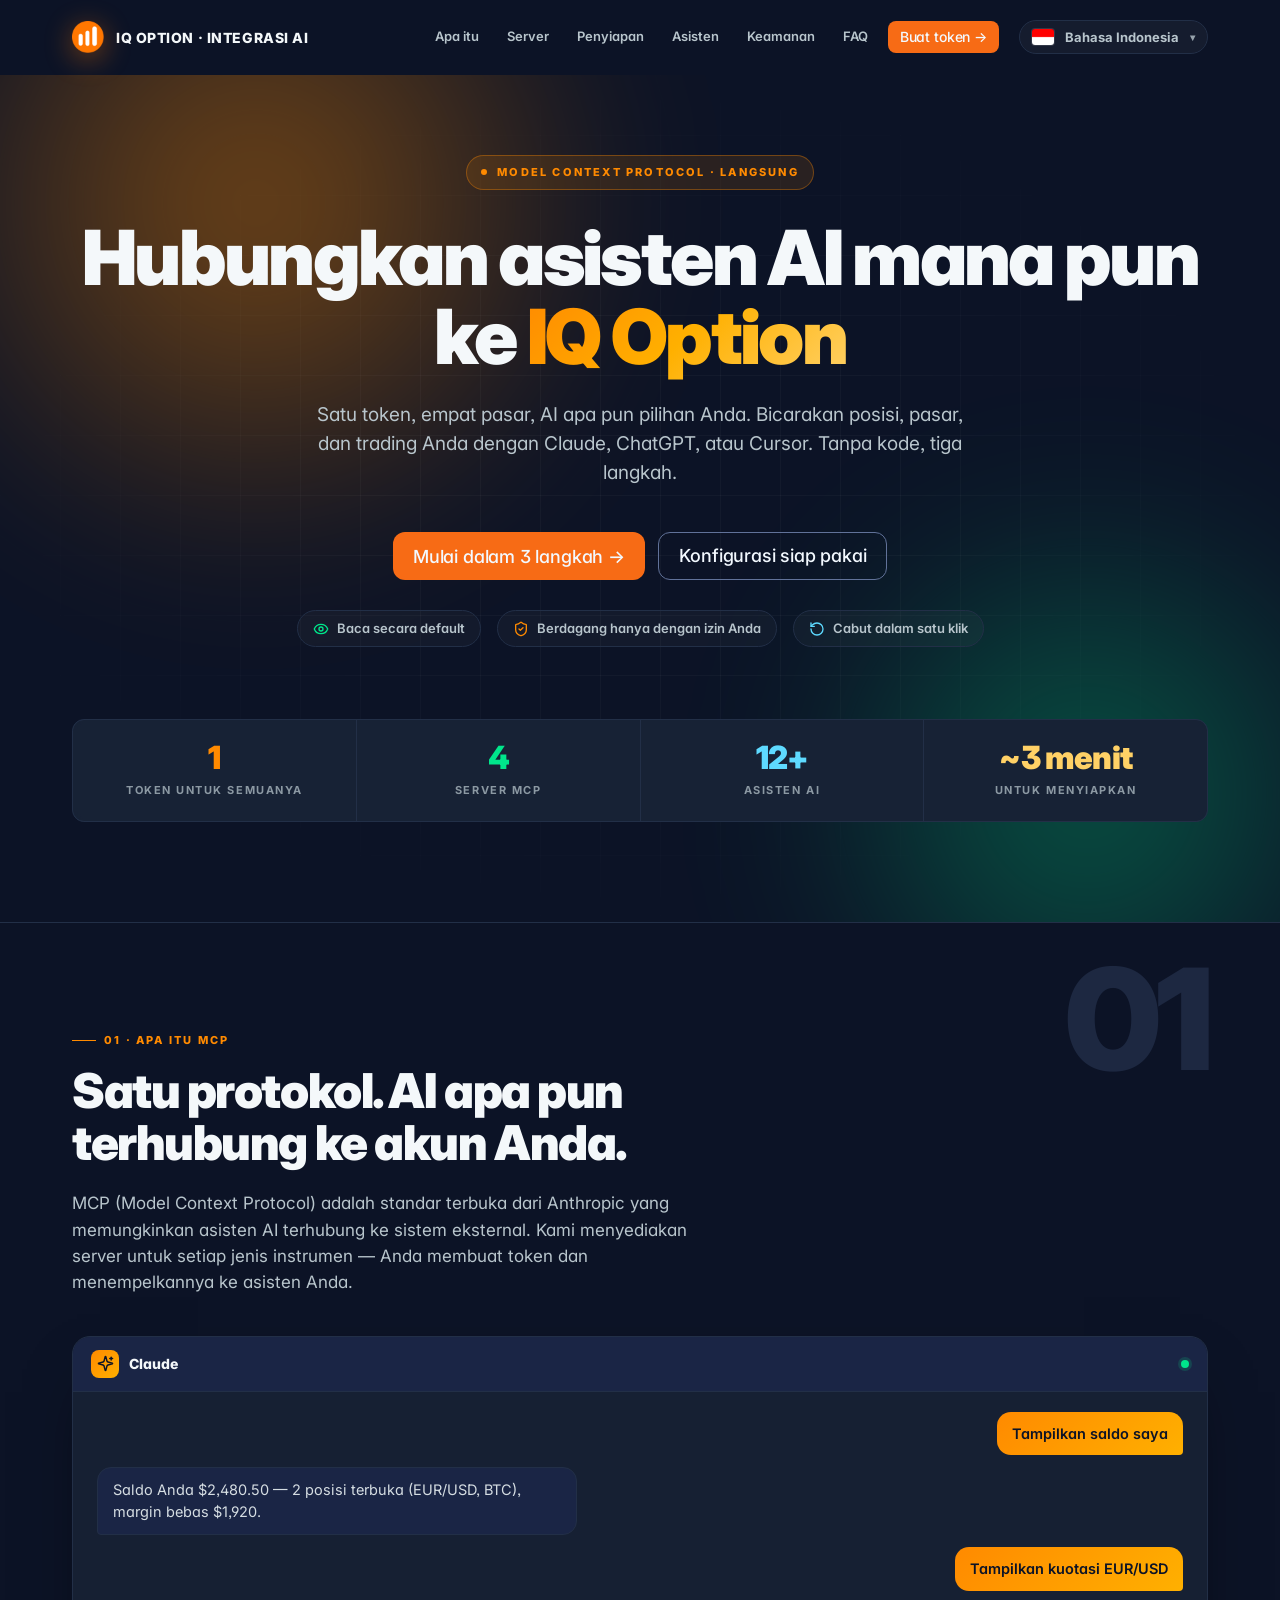
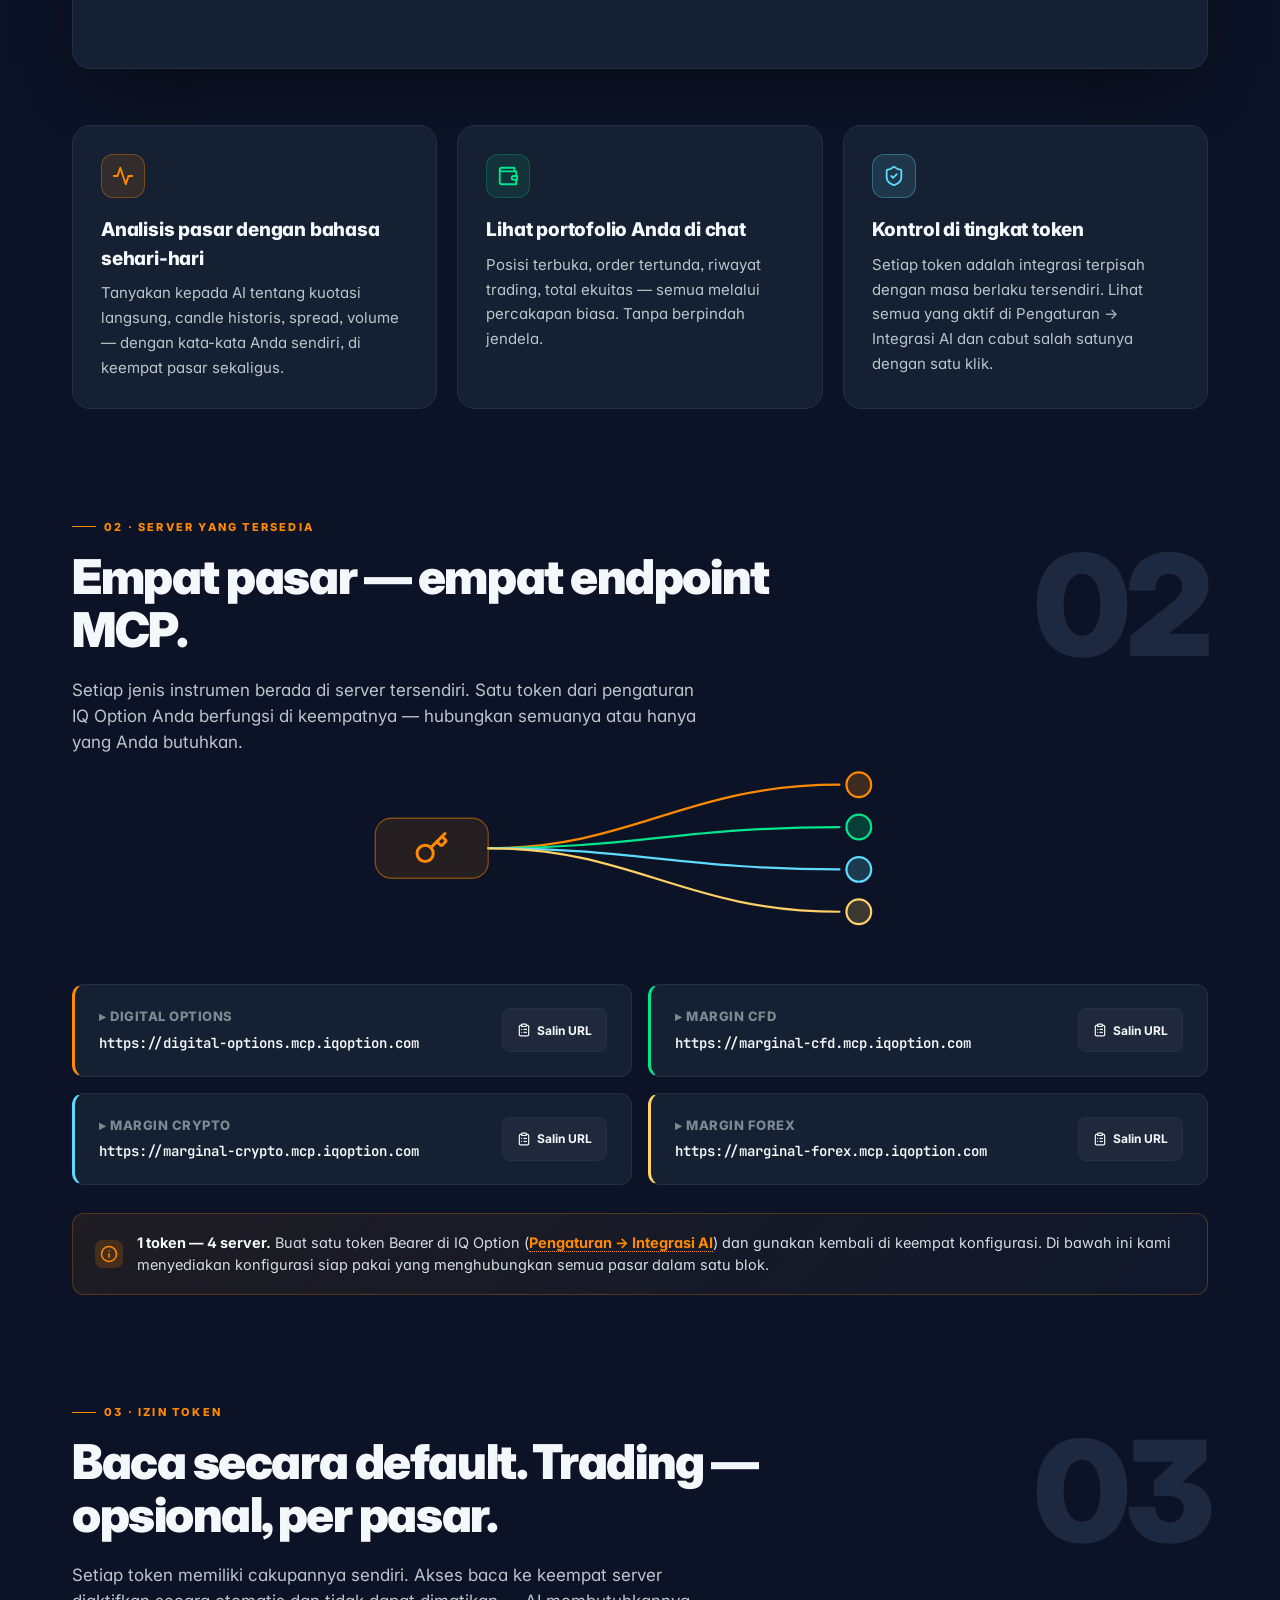
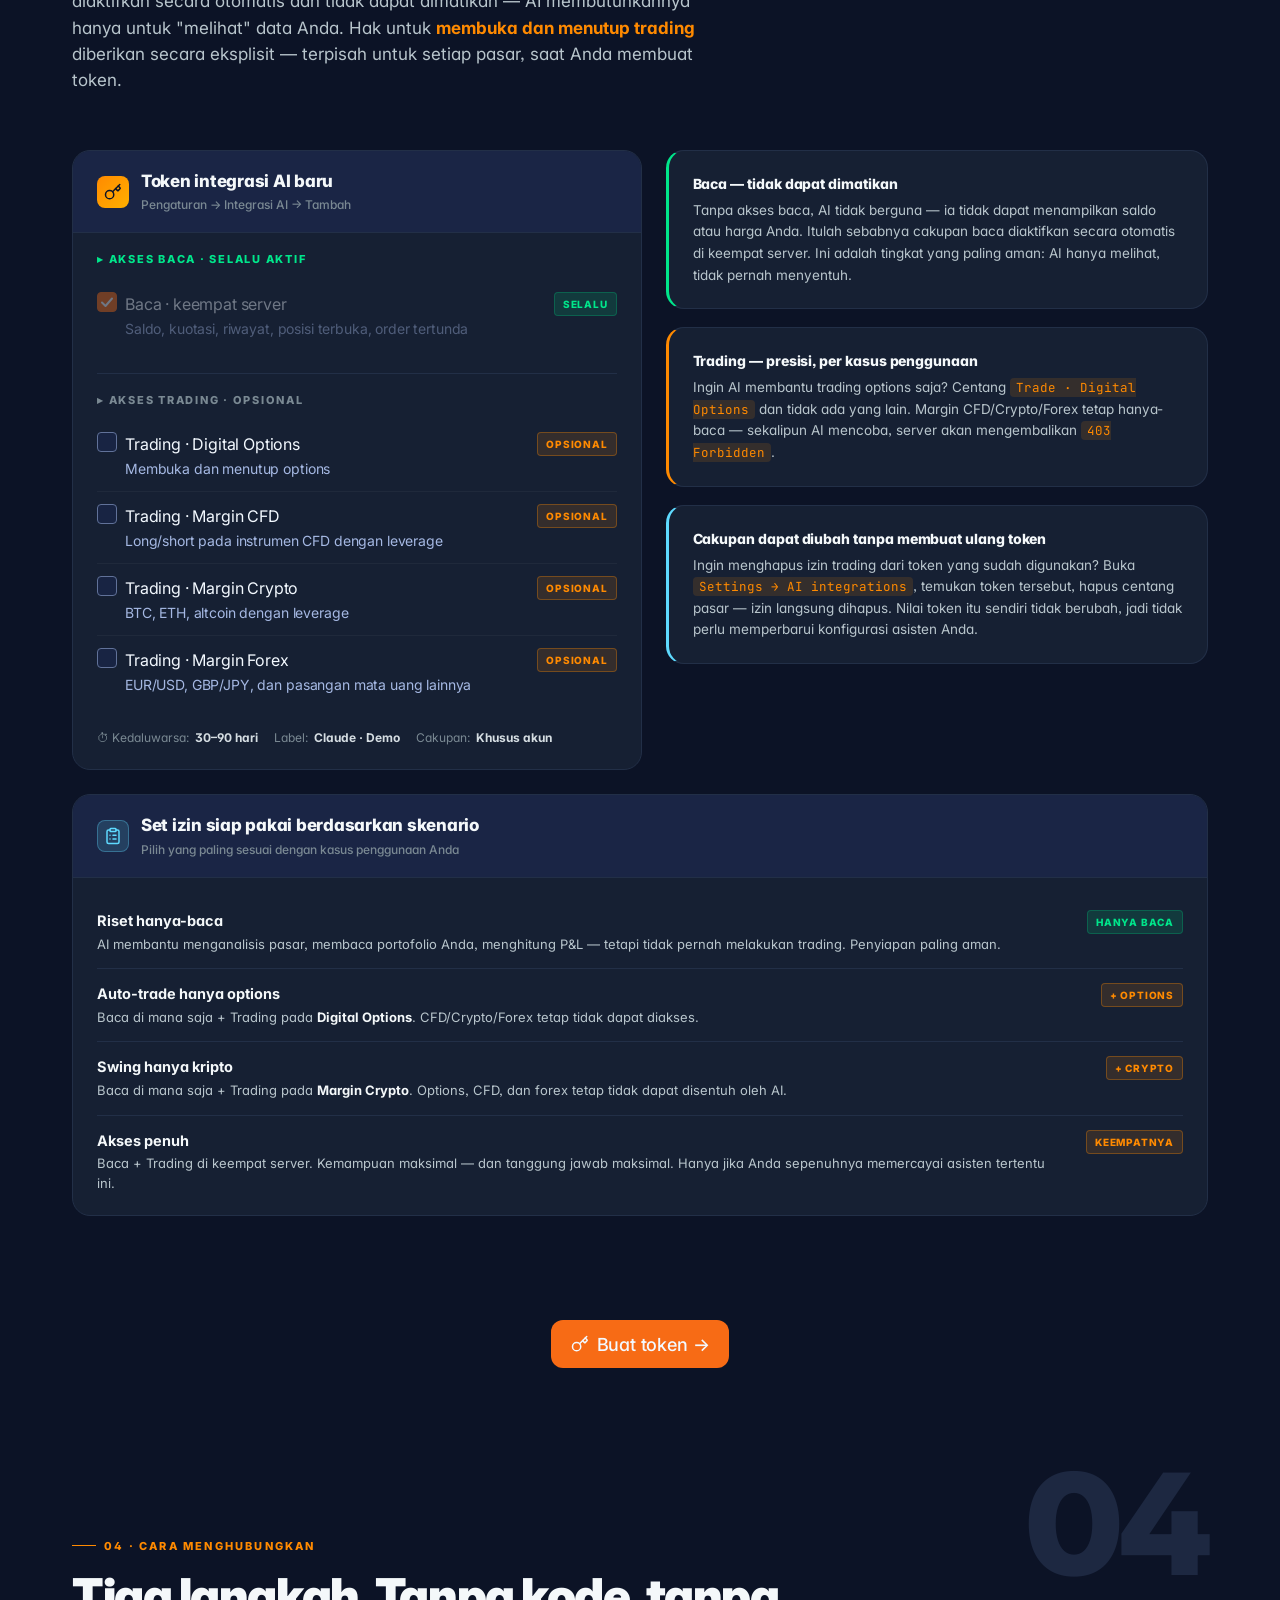
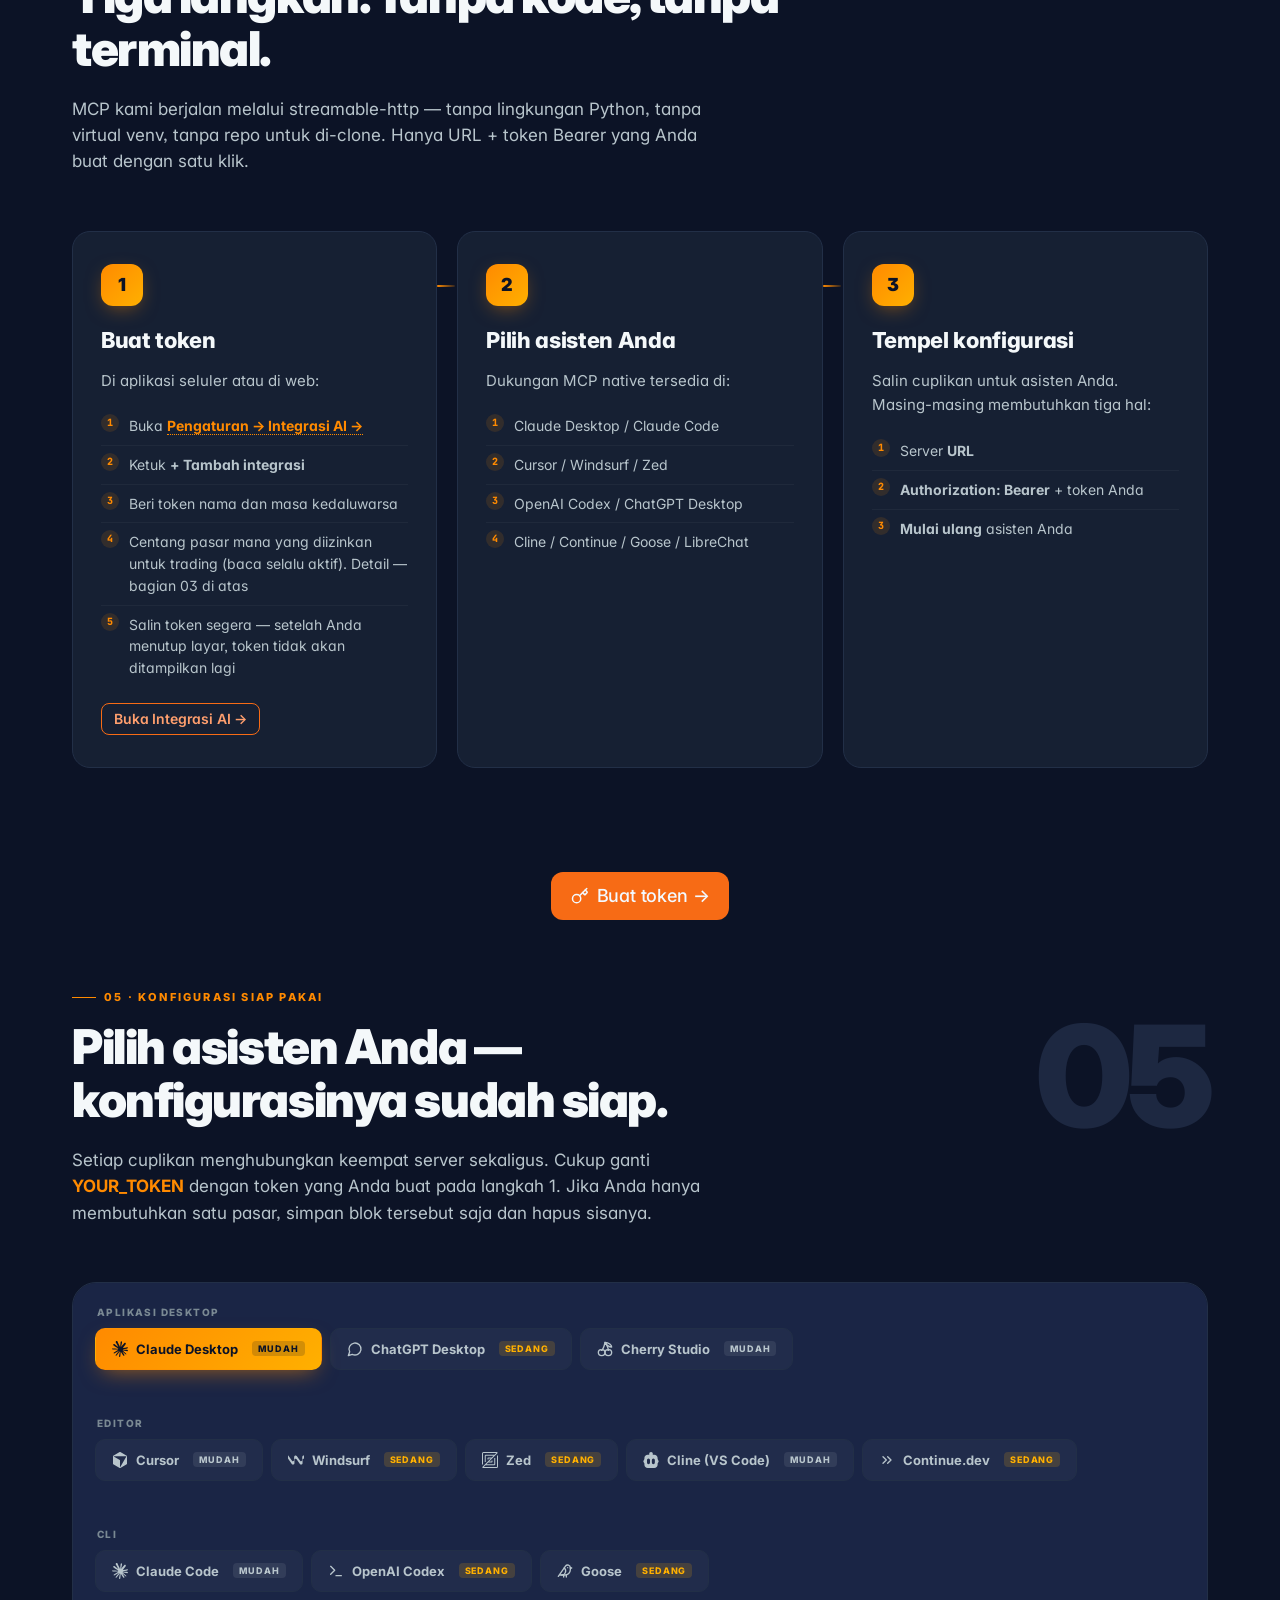
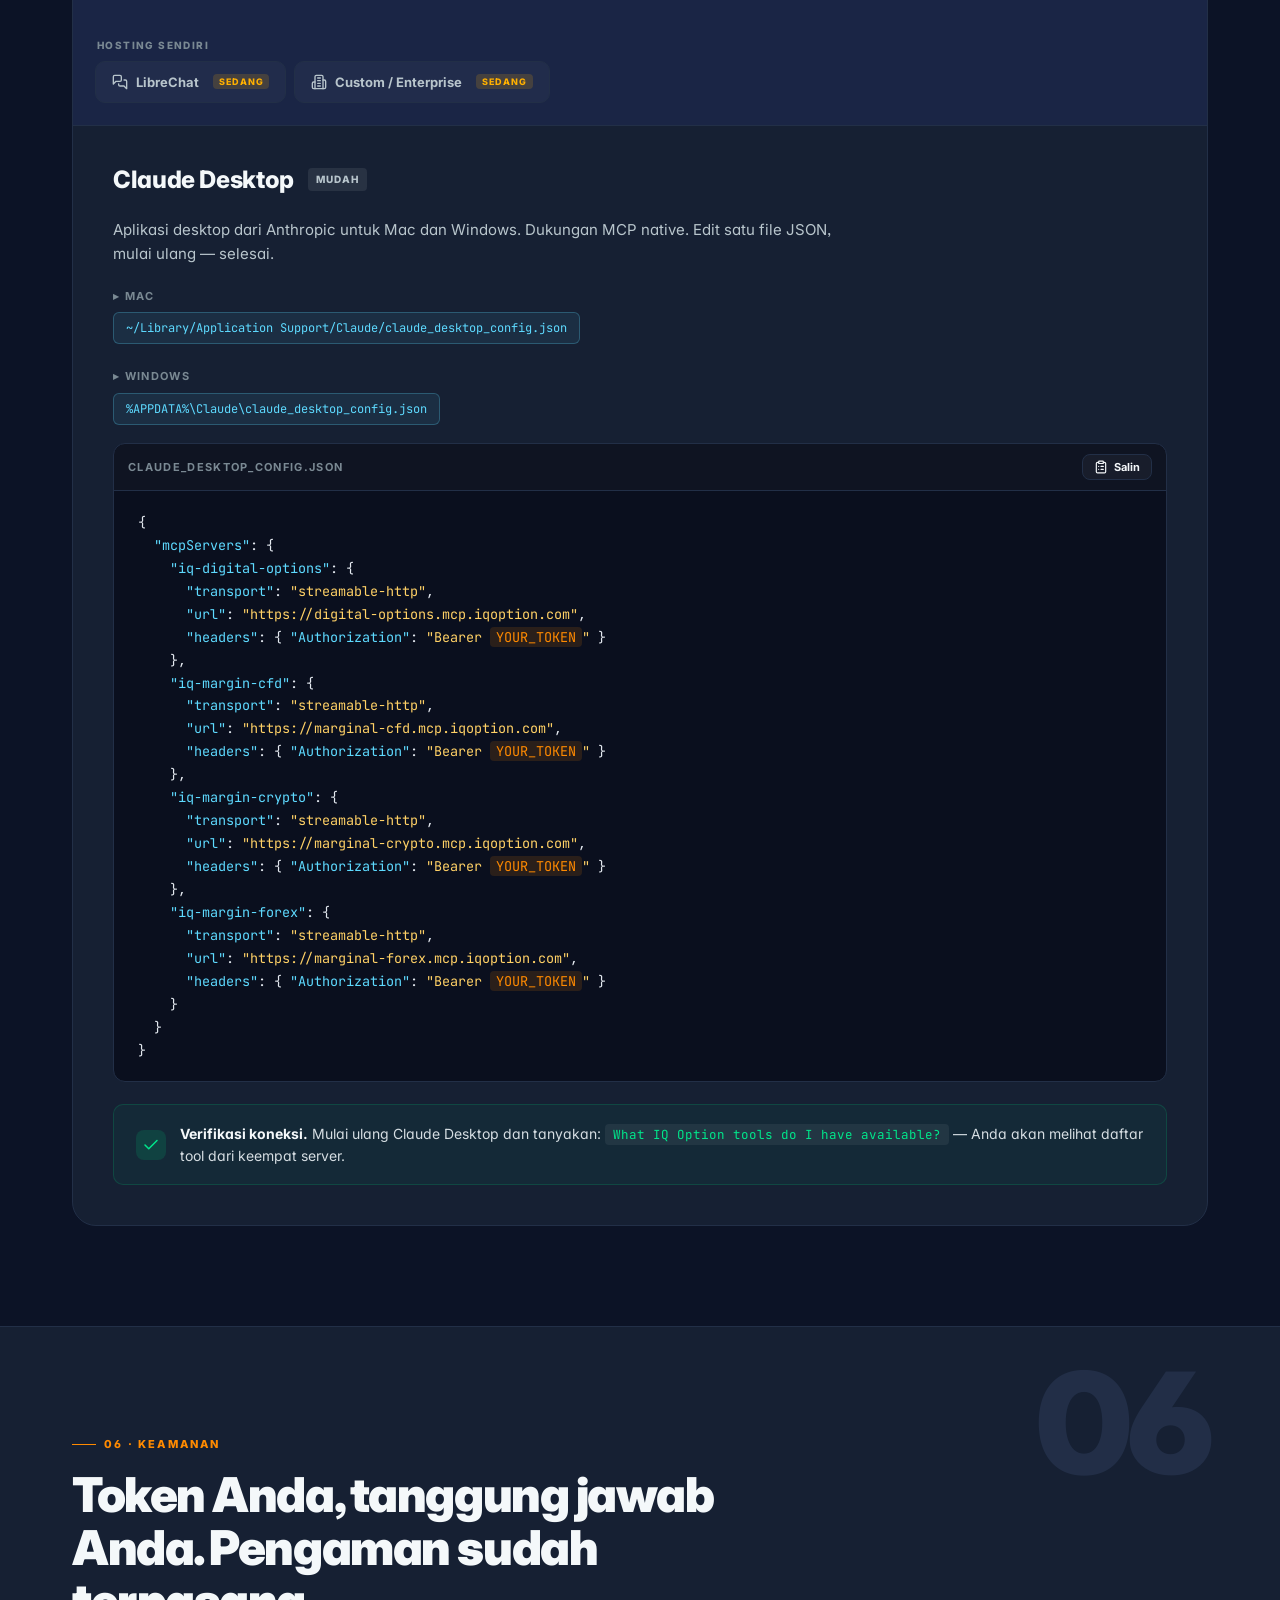
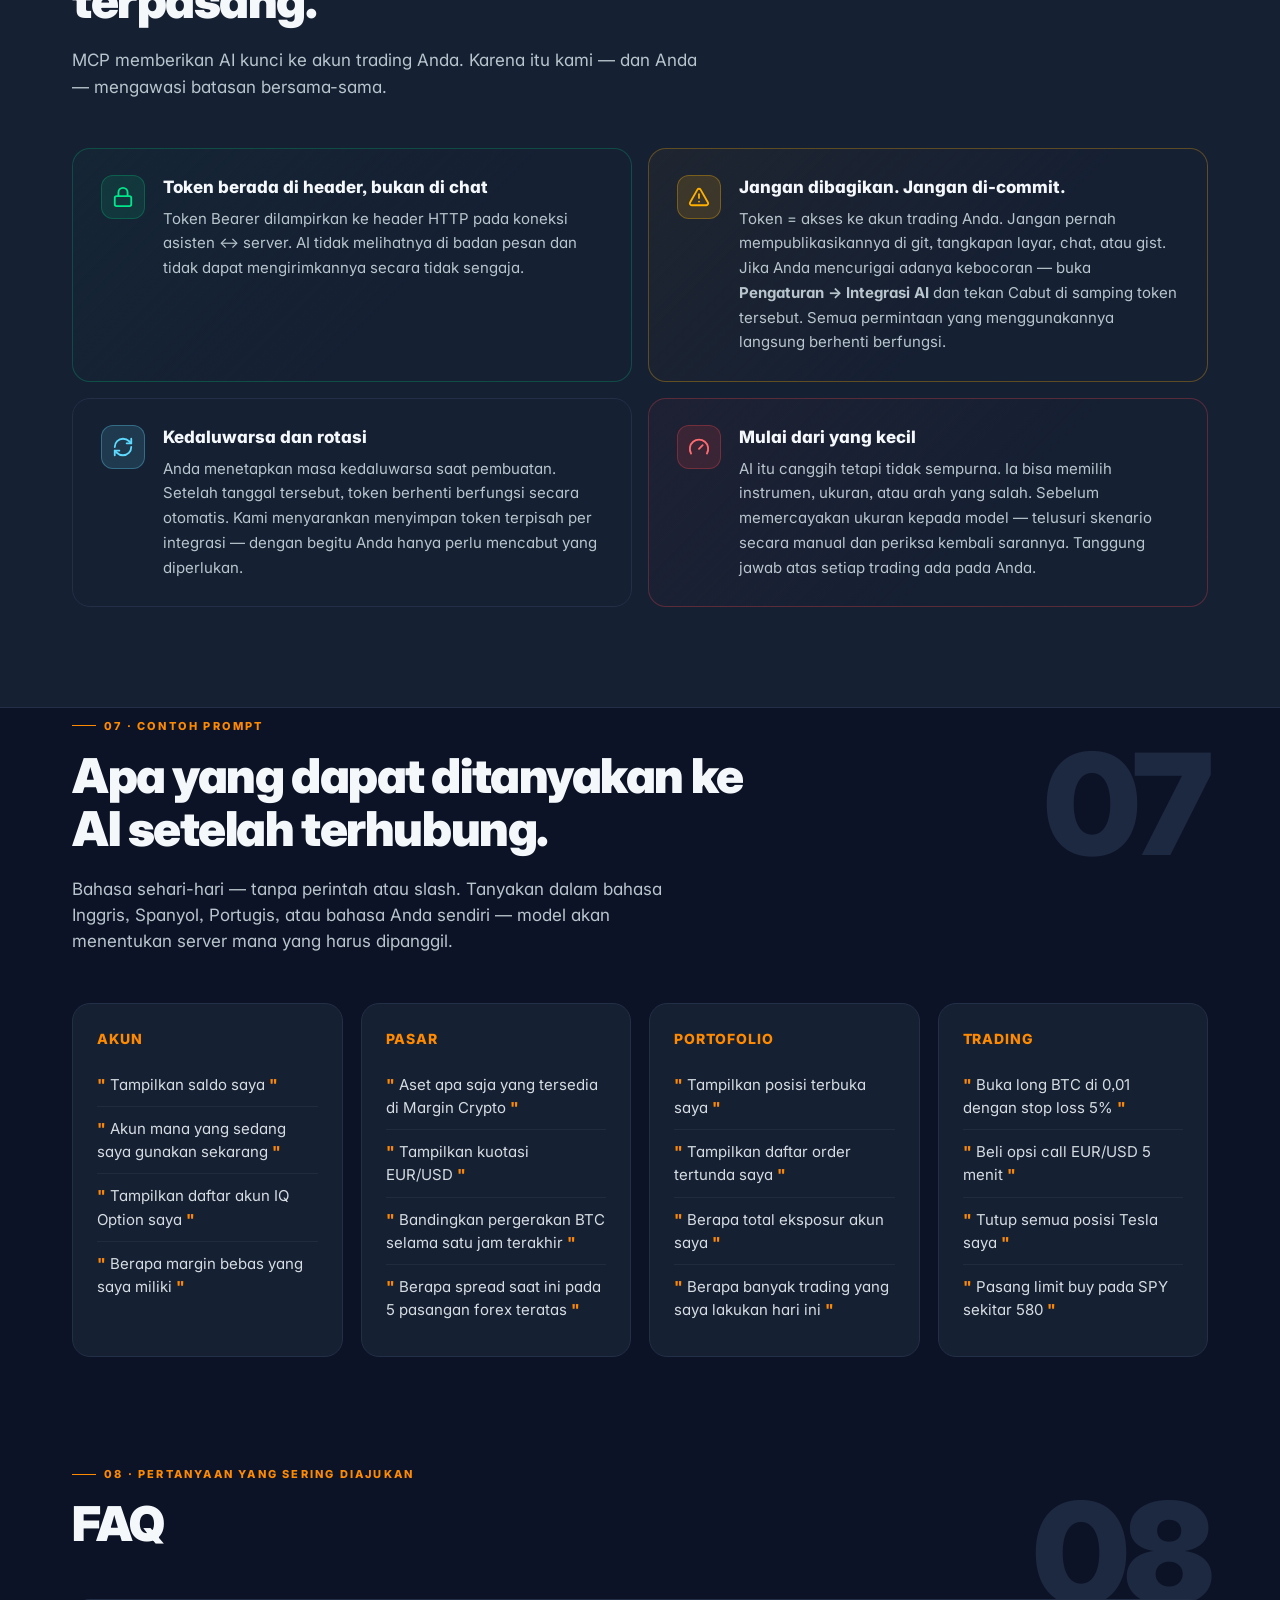
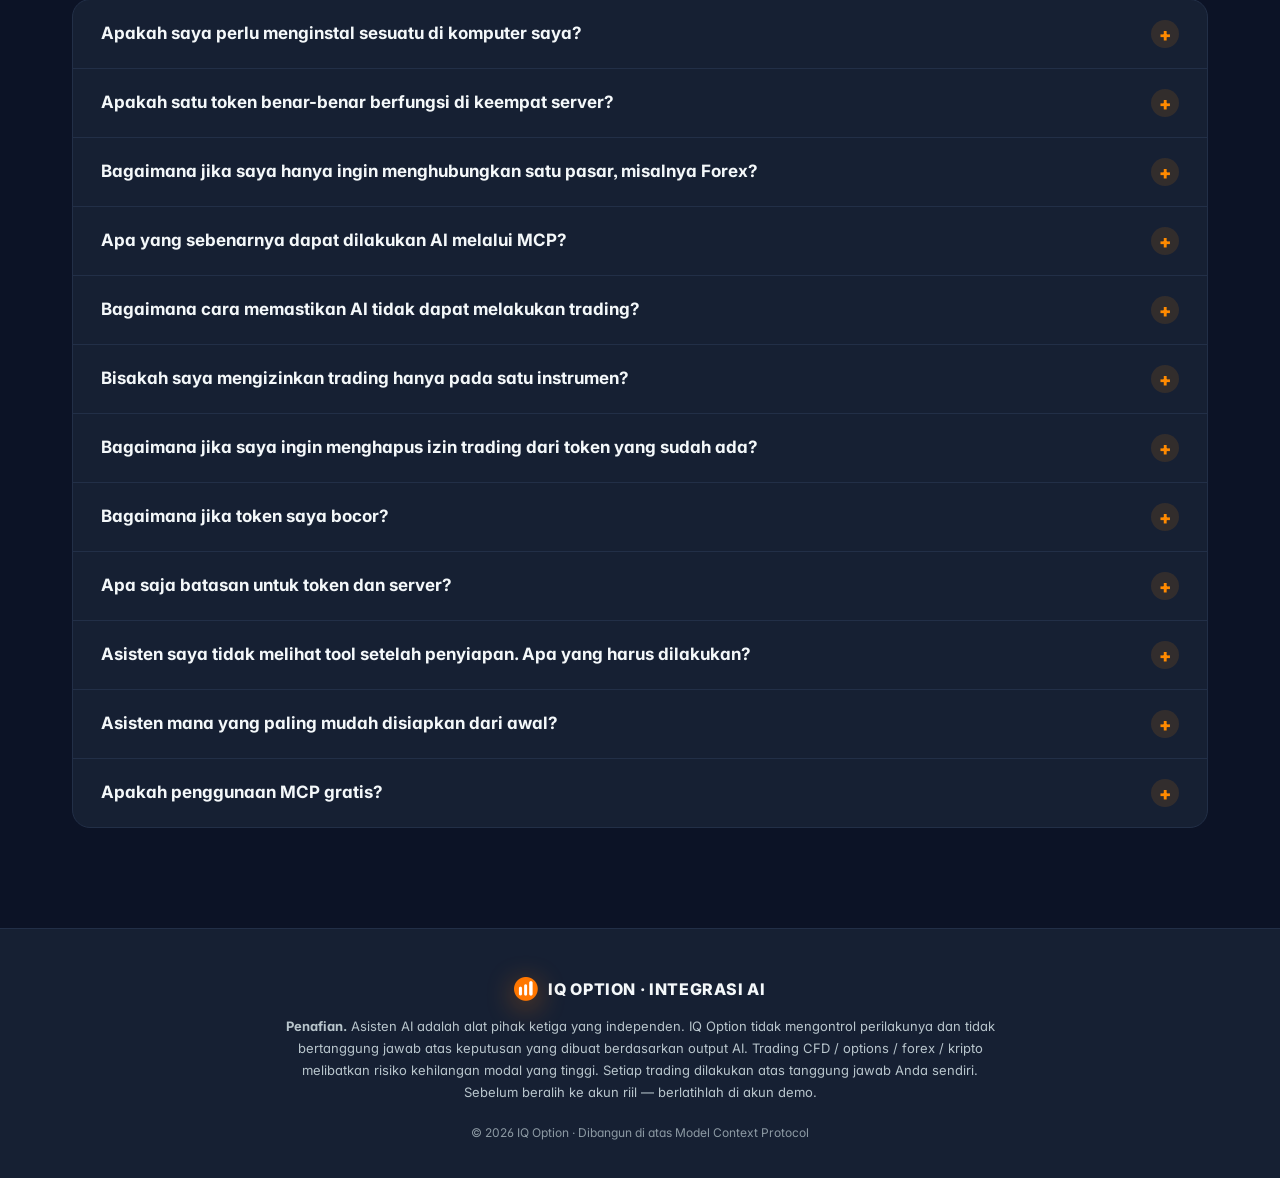
<file: id/index.html>
<!DOCTYPE html>
<html lang="id" dir="ltr">
<head>
<meta charset="UTF-8">
<meta name="viewport" content="width=device-width, initial-scale=1">
<!-- Google Tag Manager -->
<script>(function(w,d,s,l,i){w[l]=w[l]||[];w[l].push({'gtm.start':
new Date().getTime(),event:'gtm.js'});var f=d.getElementsByTagName(s)[0],
j=d.createElement(s),dl=l!='dataLayer'?'&l='+l:'';j.async=true;j.src=
'https://www.googletagmanager.com/gtm.js?id='+i+dl;f.parentNode.insertBefore(j,f);
})(window,document,'script','dataLayer','GTM-W5H54HZ6');</script>
<!-- End Google Tag Manager -->
<title>Hubungkan asisten AI mana pun ke IQ Option · Panduan Integrasi MCP</title>
<meta name="description" content="Hubungkan Claude, ChatGPT, Cursor, dan 12+ asisten AI ke akun IQ Option Anda melalui Model Context Protocol (MCP). Satu token Bearer, empat server pasar — digital options, CFD, kripto, forex. Tanpa kode, tiga langkah.">
<meta name="keywords" content="IQ Option, MCP, Model Context Protocol, Claude, ChatGPT, Cursor, AI trading assistant, digital options, forex, crypto, CFD, Bearer token">
<meta name="author" content="IQ Option">
<meta name="robots" content="index, follow, max-image-preview:large, max-snippet:-1">
<meta name="theme-color" content="#0C1326">
<link rel="canonical" href="https://iqoptionmcp.com/id/">
<link rel="alternate" hreflang="en" href="https://iqoptionmcp.com/">
<link rel="alternate" hreflang="ar-SA" href="https://iqoptionmcp.com/ar/">
<link rel="alternate" hreflang="th" href="https://iqoptionmcp.com/th/">
<link rel="alternate" hreflang="pt" href="https://iqoptionmcp.com/pt/">
<link rel="alternate" hreflang="es" href="https://iqoptionmcp.com/es/">
<link rel="alternate" hreflang="tl" href="https://iqoptionmcp.com/tl/">
<link rel="alternate" hreflang="id" href="https://iqoptionmcp.com/id/">
<link rel="alternate" hreflang="x-default" href="https://iqoptionmcp.com/">

<!-- Open Graph -->
<meta property="og:type" content="website">
<meta property="og:site_name" content="IQ Option · AI Integrations">
<meta property="og:title" content="Hubungkan asisten AI mana pun ke IQ Option · Panduan Integrasi MCP">
<meta property="og:description" content="Satu token, empat pasar, AI apa pun. Hubungkan Claude, ChatGPT, atau Cursor ke IQ Option melalui MCP dalam tiga langkah.">
<meta property="og:url" content="https://iqoptionmcp.com/id/">
<meta property="og:image" content="https://iqoptionmcp.com/assets/img/og.png">
<meta property="og:image:width" content="1200">
<meta property="og:image:height" content="630">
<meta property="og:image:alt" content="Connect any AI assistant to your IQ Option account via MCP">
<meta property="og:locale" content="id">

<!-- Twitter -->
<meta name="twitter:card" content="summary_large_image">
<meta name="twitter:title" content="Hubungkan asisten AI mana pun ke IQ Option melalui MCP">
<meta name="twitter:description" content="Satu token, empat pasar, AI apa pun. Claude, ChatGPT, Cursor — terhubung ke IQ Option dalam tiga langkah.">
<meta name="twitter:image" content="https://iqoptionmcp.com/assets/img/og.png">

<link rel="icon" type="image/png" href="../assets/img/logo.png">
<link rel="apple-touch-icon" href="../assets/img/logo.png">
<!-- AI ingestion: full guide as plain markdown -->
<link rel="alternate" type="text/markdown" title="llms-full" href="/llms-full.txt">

<link rel="preconnect" href="https://fonts.googleapis.com">
<link rel="preconnect" href="https://fonts.gstatic.com" crossorigin>
<!-- Fonts off the critical path: text paints instantly in a metric-matched fallback, then swaps to Inter -->
<link rel="preload" as="style" href="https://fonts.googleapis.com/css2?family=Inter:wght@400;500;600;700;800;900&family=JetBrains+Mono:wght@400;500;600&display=swap">
<link rel="stylesheet" media="print" onload="this.media='all'" href="https://fonts.googleapis.com/css2?family=Inter:wght@400;500;600;700;800;900&family=JetBrains+Mono:wght@400;500;600&display=swap">
<noscript><link rel="stylesheet" href="https://fonts.googleapis.com/css2?family=Inter:wght@400;500;600;700;800;900&family=JetBrains+Mono:wght@400;500;600&display=swap"></noscript>

<!-- QEDS · Quadcode Enterprise Design System (v1.2-pilot, dark) — self-hosted snapshot -->
<link rel="stylesheet" href="../assets/css/qeds.css">
<link rel="stylesheet" href="../assets/css/tokens.css">
<link rel="stylesheet" href="../assets/css/styles.css">

<!-- Analytics: visits + on-site events (privacy-first, cookieless) -->
<script src="../assets/js/analytics.js" defer></script>

<!-- Structured data for AI answer engines & search -->
<script type="application/ld+json">
{
  "@context": "https://schema.org",
  "@graph": [
    {
      "@type": "WebSite",
      "@id": "https://iqoptionmcp.com/#website",
      "url": "https://iqoptionmcp.com/",
      "name": "IQ Option · AI Integrations",
      "inLanguage": "id",
      "publisher": {
        "@id": "https://iqoptionmcp.com/#org"
      }
    },
    {
      "@type": "Organization",
      "@id": "https://iqoptionmcp.com/#org",
      "name": "IQ Option",
      "url": "https://iqoption.com",
      "logo": "https://iqoptionmcp.com/assets/img/logo.png",
      "sameAs": [
        "https://iqoption.com"
      ]
    },
    {
      "@type": "SoftwareApplication",
      "@id": "https://iqoptionmcp.com/#app",
      "name": "IQ Option AI Integrations (MCP)",
      "applicationCategory": "FinanceApplication",
      "operatingSystem": "Web, macOS, Windows, Linux",
      "inLanguage": "id",
      "description": "Satu token Bearer, empat server MCP pasar (digital options, CFD, kripto, forex). Konfigurasi siap pakai untuk Claude, ChatGPT, Cursor, dan 12+ asisten. Tanpa kode, tiga langkah.",
      "url": "https://iqoptionmcp.com/",
      "publisher": {
        "@id": "https://iqoptionmcp.com/#org"
      },
      "offers": {
        "@type": "Offer",
        "price": "0",
        "priceCurrency": "USD"
      },
      "featureList": [
        "Read balance, quotes, history and open positions in plain language",
        "Per-market trade permissions (read default, trade opt-in)",
        "Works with Claude, ChatGPT, Cursor and 12+ AI assistants",
        "Four MCP servers: digital options, CFD, crypto, forex"
      ]
    },
    {
      "@type": "TechArticle",
      "@id": "https://iqoptionmcp.com/id/#article",
      "headline": "Hubungkan asisten AI mana pun ke IQ Option melalui MCP",
      "description": "Satu token Bearer, empat server MCP pasar (digital options, CFD, kripto, forex). Konfigurasi siap pakai untuk Claude, ChatGPT, Cursor, dan 12+ asisten. Tanpa kode, tiga langkah.",
      "inLanguage": "id",
      "isPartOf": {
        "@id": "https://iqoptionmcp.com/#website"
      },
      "datePublished": "2026-06-09",
      "dateModified": "2026-06-09",
      "image": "https://iqoptionmcp.com/assets/img/og.png",
      "author": {
        "@id": "https://iqoptionmcp.com/#org"
      },
      "publisher": {
        "@id": "https://iqoptionmcp.com/#org"
      },
      "about": {
        "@type": "Thing",
        "name": "Model Context Protocol",
        "sameAs": "https://modelcontextprotocol.io"
      }
    },
    {
      "@type": "HowTo",
      "@id": "https://iqoptionmcp.com/id/#howto",
      "inLanguage": "id",
      "name": "Cara menghubungkan asisten AI ke IQ Option",
      "description": "Hubungkan asisten AI mana pun yang mendukung MCP ke IQ Option dalam tiga langkah.",
      "totalTime": "PT3M",
      "step": [
        {
          "@type": "HowToStep",
          "position": 1,
          "url": "https://iqoptionmcp.com/id/#setup",
          "name": "Buat token",
          "text": "Di aplikasi seluler atau di web: Buka Pengaturan → Integrasi AI → Ketuk + Tambah integrasi Beri token nama dan masa kedaluwarsa Centang pasar mana yang diizinkan untuk trading (baca selalu aktif). Detail — bagian 03 di atas Salin token segera — setelah Anda menutup layar, token tidak akan ditampilkan lagi"
        },
        {
          "@type": "HowToStep",
          "position": 2,
          "url": "https://iqoptionmcp.com/id/#setup",
          "name": "Pilih asisten Anda",
          "text": "Dukungan MCP native tersedia di: Claude Desktop / Claude Code Cursor / Windsurf / Zed OpenAI Codex / ChatGPT Desktop Cline / Continue / Goose / LibreChat"
        },
        {
          "@type": "HowToStep",
          "position": 3,
          "url": "https://iqoptionmcp.com/id/#setup",
          "name": "Tempel konfigurasi",
          "text": "Salin cuplikan untuk asisten Anda. Masing-masing membutuhkan tiga hal: Server URL Authorization: Bearer + token Anda Mulai ulang asisten Anda"
        }
      ]
    },
    {
      "@type": "FAQPage",
      "@id": "https://iqoptionmcp.com/id/#faq",
      "inLanguage": "id",
      "mainEntity": [
        {
          "@type": "Question",
          "name": "Apakah saya perlu menginstal sesuatu di komputer saya?",
          "acceptedAnswer": {
            "@type": "Answer",
            "text": "Tidak. Server MCP kami di-host oleh kami — tanpa repo untuk di-clone, tanpa Python atau venv untuk diinstal. Cukup URL + token Bearer di konfigurasi asisten AI Anda."
          }
        },
        {
          "@type": "Question",
          "name": "Apakah satu token benar-benar berfungsi di keempat server?",
          "acceptedAnswer": {
            "@type": "Answer",
            "text": "Ya. Buat satu token Bearer di Settings → AI integrations dan gunakan di header Authorization untuk keempat endpoint: digital-options, marginal-cfd, marginal-crypto, marginal-forex."
          }
        },
        {
          "@type": "Question",
          "name": "Bagaimana jika saya hanya ingin menghubungkan satu pasar, misalnya Forex?",
          "acceptedAnswer": {
            "@type": "Answer",
            "text": "Hapus blok lainnya dari konfigurasi — simpan hanya iq-margin-forex . AI hanya akan melihat tool dari server tersebut dan tidak akan dapat menyentuh, misalnya, options secara tidak sengaja."
          }
        },
        {
          "@type": "Question",
          "name": "Apa yang sebenarnya dapat dilakukan AI melalui MCP?",
          "acceptedAnswer": {
            "@type": "Answer",
            "text": "Masing-masing server kami menyediakan daftar tool-nya sendiri — Anda dapat melihat set lengkapnya tepat setelah terhubung dengan menanyakan kepada asisten: \"Tool IQ Option apa saja yang Anda miliki?\". Secara keseluruhan ini meliputi pembacaan data pasar, portofolio, dan trading, ditambah metode untuk membuka/menutup posisi. Metode mana yang tersedia untuk token tertentu ditentukan oleh cakupannya (baca + opsional trading per pasar)."
          }
        },
        {
          "@type": "Question",
          "name": "Bagaimana cara memastikan AI tidak dapat melakukan trading?",
          "acceptedAnswer": {
            "@type": "Answer",
            "text": "Saat membuat token di Settings → AI integrations cukup jangan centang satu pun dari keempat kotak centang \"Trading · …\". Baca tetap aktif (tidak dapat dimatikan — AI membutuhkannya), dan setiap upaya untuk memanggil tool trading akan mengembalikan 403 Forbidden . Ini adalah penyiapan paling aman untuk kasus penggunaan riset."
          }
        },
        {
          "@type": "Question",
          "name": "Bisakah saya mengizinkan trading hanya pada satu instrumen?",
          "acceptedAnswer": {
            "@type": "Answer",
            "text": "Ya. Misalnya, centang hanya Trade · Margin Crypto — AI akan dapat membuka/menutup posisi kripto, tetapi options, CFD, dan forex tetap hanya-baca. Berguna saat Anda menguji penyiapan AI pada pasar yang Anda kuasai."
          }
        },
        {
          "@type": "Question",
          "name": "Bagaimana jika saya ingin menghapus izin trading dari token yang sudah ada?",
          "acceptedAnswer": {
            "@type": "Answer",
            "text": "Buka Settings → AI integrations , temukan token tersebut dan hapus centang kotak yang relevan (mis. Trade · Margin CFD ). Izin langsung dihapus — server akan mulai mengembalikan 403 Forbidden pada panggilan trading untuk pasar tersebut. Nilai token itu sendiri tidak berubah, jadi tidak perlu mengutak-atik konfigurasi asisten Anda."
          }
        },
        {
          "@type": "Question",
          "name": "Bagaimana jika token saya bocor?",
          "acceptedAnswer": {
            "@type": "Answer",
            "text": "Buka Settings → AI integrations , temukan token yang disusupi dan tekan Cabut. Semua permintaan yang menggunakannya langsung berhenti berfungsi. Buat yang baru dan perbarui konfigurasi asisten."
          }
        },
        {
          "@type": "Question",
          "name": "Apa saja batasan untuk token dan server?",
          "acceptedAnswer": {
            "@type": "Answer",
            "text": "Satu akun dapat memiliki beberapa token aktif sekaligus (terlihat dalam daftar Token aktif). Satu token berfungsi di keempat server. Jika Anda menginginkan kunci terpisah per integrasi agar lebih mudah dicabut — buat beberapa dan beri nama yang bermakna."
          }
        },
        {
          "@type": "Question",
          "name": "Asisten saya tidak melihat tool setelah penyiapan. Apa yang harus dilakukan?",
          "acceptedAnswer": {
            "@type": "Answer",
            "text": "Daftar periksa: (1) mulai ulang asisten sepenuhnya, (2) pastikan token disalin tanpa spasi tambahan di awal/akhir, (3) periksa bahwa URL tidak memiliki garis miring di akhir dan sesuai dengan langganan Anda, (4) pastikan header Authorization dimulai persis dengan Bearer (perhatikan spasinya), (5) periksa log asisten — biasanya ini adalah kesalahan sintaks JSON pada konfigurasi."
          }
        },
        {
          "@type": "Question",
          "name": "Asisten mana yang paling mudah disiapkan dari awal?",
          "acceptedAnswer": {
            "@type": "Answer",
            "text": "Jika Anda bukan developer — Claude Desktop atau Cherry Studio: keduanya memiliki UI yang menangani konfigurasi untuk Anda. Jika Anda terbiasa dengan kode — Cursor atau Claude Code akan terasa lebih alami."
          }
        },
        {
          "@type": "Question",
          "name": "Apakah penggunaan MCP gratis?",
          "acceptedAnswer": {
            "@type": "Answer",
            "text": "Saat ini — ya, gratis untuk semua klien IQ Option dengan akun aktif. Anda hanya membayar langganan asisten AI Anda (Claude Pro / ChatGPT Plus, dll.)."
          }
        }
      ]
    }
  ]
}
</script>
</head>
<body>
<!-- Google Tag Manager (noscript) -->
<noscript><iframe src="https://www.googletagmanager.com/ns.html?id=GTM-W5H54HZ6"
height="0" width="0" style="display:none;visibility:hidden"></iframe></noscript>
<!-- End Google Tag Manager (noscript) -->
<!-- ════════════════════════════════════════════════════════════════════
     HERO
     ════════════════════════════════════════════════════════════════════ -->
<a class="skip-link" href="#main">Lewati ke konten</a>
<!-- Icon sprite (Lucide) — decorative, locale-neutral -->
<svg aria-hidden="true" focusable="false" height="0" style="position:absolute" width="0">
<symbol id="i-activity" viewBox="0 0 24 24"><path d="M22 12h-4l-3 9L9 3l-3 9H2"></path></symbol>
<symbol id="i-wallet" viewBox="0 0 24 24"><path d="M21 12V7H5a2 2 0 0 1 0-4h14v4"></path><path d="M3 5v14a2 2 0 0 0 2 2h16v-5"></path><path d="M18 12a2 2 0 0 0 0 4h4v-4Z"></path></symbol>
<symbol id="i-shield-check" viewBox="0 0 24 24"><path d="M20 13c0 5-3.5 7.5-7.66 8.95a1 1 0 0 1-.67-.01C7.5 20.5 4 18 4 13V6a1 1 0 0 1 1-1c2 0 4.5-1.2 6.24-2.72a1.17 1.17 0 0 1 1.52 0C14.51 3.81 17 5 19 5a1 1 0 0 1 1 1Z"></path><path d="m9 12 2 2 4-4"></path></symbol>
<symbol id="i-info" viewBox="0 0 24 24"><circle cx="12" cy="12" r="10"></circle><path d="M12 16v-4"></path><path d="M12 8h.01"></path></symbol>
<symbol id="i-key" viewBox="0 0 24 24"><path d="m15.5 7.5 2.3 2.3a1 1 0 0 0 1.4 0l2.1-2.1a1 1 0 0 0 0-1.4L19 4"></path><path d="m21 2-9.6 9.6"></path><circle cx="7.5" cy="15.5" r="5.5"></circle></symbol>
<symbol id="i-clipboard" viewBox="0 0 24 24"><rect height="4" rx="1" width="8" x="8" y="2"></rect><path d="M16 4h2a2 2 0 0 1 2 2v14a2 2 0 0 1-2 2H6a2 2 0 0 1-2-2V6a2 2 0 0 1 2-2h2"></path><path d="M12 11h4"></path><path d="M12 16h4"></path><path d="M8 11h.01"></path><path d="M8 16h.01"></path></symbol>
<symbol id="i-check" viewBox="0 0 24 24"><path d="M20 6 9 17l-5-5"></path></symbol>
<symbol id="i-lock" viewBox="0 0 24 24"><rect height="11" rx="2" width="18" x="3" y="11"></rect><path d="M7 11V7a5 5 0 0 1 10 0v4"></path></symbol>
<symbol id="i-alert" viewBox="0 0 24 24"><path d="m21.73 18-8-14a2 2 0 0 0-3.48 0l-8 14A2 2 0 0 0 4 21h16a2 2 0 0 0 1.73-3Z"></path><path d="M12 9v4"></path><path d="M12 17h.01"></path></symbol>
<symbol id="i-refresh" viewBox="0 0 24 24"><path d="M3 12a9 9 0 0 1 9-9 9.75 9.75 0 0 1 6.74 2.74L21 8"></path><path d="M21 3v5h-5"></path><path d="M21 12a9 9 0 0 1-9 9 9.75 9.75 0 0 1-6.74-2.74L3 16"></path><path d="M3 21v-5h5"></path></symbol>
<symbol id="i-gauge" viewBox="0 0 24 24"><path d="m12 14 4-4"></path><path d="M3.34 19a10 10 0 1 1 17.32 0"></path></symbol>
<symbol id="i-eye" viewBox="0 0 24 24"><path d="M2.06 12.35a1 1 0 0 1 0-.7 10.75 10.75 0 0 1 19.88 0 1 1 0 0 1 0 .7 10.75 10.75 0 0 1-19.88 0"></path><circle cx="12" cy="12" r="3"></circle></symbol>
<symbol id="i-rotate" viewBox="0 0 24 24"><path d="M3 12a9 9 0 1 0 9-9 9.75 9.75 0 0 0-6.74 2.74L3 8"></path><path d="M3 3v5h5"></path></symbol>
<symbol id="i-menu" viewBox="0 0 24 24"><path d="M4 6h16"></path><path d="M4 12h16"></path><path d="M4 18h16"></path></symbol>
<symbol id="i-sparkles" viewBox="0 0 24 24"><path d="M9.94 15.5A2 2 0 0 0 8.5 14.06l-6.14-1.58a.5.5 0 0 1 0-.96L8.5 9.94A2 2 0 0 0 9.94 8.5l1.58-6.14a.5.5 0 0 1 .96 0L14.06 8.5A2 2 0 0 0 15.5 9.94l6.14 1.58a.5.5 0 0 1 0 .96L15.5 14.06a2 2 0 0 0-1.44 1.44l-1.58 6.14a.5.5 0 0 1-.96 0z"></path><path d="M20 3v4"></path><path d="M22 5h-4"></path></symbol>
<symbol id="i-brand-claude" viewBox="0 0 24 24"><path d="m4.7144 15.9555 4.7174-2.6471.079-.2307-.079-.1275h-.2307l-.7893-.0486-2.6956-.0729-2.3375-.0971-2.2646-.1214-.5707-.1215-.5343-.7042.0546-.3522.4797-.3218.686.0608 1.5179.1032 2.2767.1578 1.6514.0972 2.4468.255h.3886l.0546-.1579-.1336-.0971-.1032-.0972L6.973 9.8356l-2.55-1.6879-1.3356-.9714-.7225-.4918-.3643-.4614-.1578-1.0078.6557-.7225.8803.0607.2246.0607.8925.686 1.9064 1.4754 2.4893 1.8336.3643.3035.1457-.1032.0182-.0728-.164-.2733-1.3539-2.4467-1.445-2.4893-.6435-1.032-.17-.6194c-.0607-.255-.1032-.4674-.1032-.7285L6.287.1335 6.6997 0l.9957.1336.419.3642.6192 1.4147 1.0018 2.2282 1.5543 3.0296.4553.8985.2429.8318.091.255h.1579v-.1457l.1275-1.706.2368-2.0947.2307-2.6957.0789-.7589.3764-.9107.7468-.4918.5828.2793.4797.686-.0668.4433-.2853 1.8517-.5586 2.9021-.3643 1.9429h.2125l.2429-.2429.9835-1.3053 1.6514-2.0643.7286-.8196.85-.9046.5464-.4311h1.0321l.759 1.1293-.34 1.1657-1.0625 1.3478-.8804 1.1414-1.2628 1.7-.7893 1.36.0729.1093.1882-.0183 2.8535-.607 1.5421-.2794 1.8396-.3157.8318.3886.091.3946-.3278.8075-1.967.4857-2.3072.4614-3.4364.8136-.0425.0304.0486.0607 1.5482.1457.6618.0364h1.621l3.0175.2247.7892.522.4736.6376-.079.4857-1.2142.6193-1.6393-.3886-3.825-.9107-1.3113-.3279h-.1822v.1093l1.0929 1.0686 2.0035 1.8092 2.5075 2.3314.1275.5768-.3218.4554-.34-.0486-2.2039-1.6575-.85-.7468-1.9246-1.621h-.1275v.17l.4432.6496 2.3436 3.5214.1214 1.0807-.17.3521-.6071.2125-.6679-.1214-1.3721-1.9246L14.38 17.959l-1.1414-1.9428-.1397.079-.674 7.2552-.3156.3703-.7286.2793-.6071-.4614-.3218-.7468.3218-1.4753.3886-1.9246.3157-1.53.2853-1.9004.17-.6314-.0121-.0425-.1397.0182-1.4328 1.9672-2.1796 2.9446-1.7243 1.8456-.4128.164-.7164-.3704.0667-.6618.4008-.5889 2.386-3.0357 1.4389-1.882.929-1.0868-.0062-.1579h-.0546l-6.3385 4.1164-1.1293.1457-.4857-.4554.0608-.7467.2307-.2429 1.9064-1.3114Z"></path></symbol>
<symbol id="i-brand-cursor" viewBox="0 0 24 24"><path d="M11.503.131 1.891 5.678a.84.84 0 0 0-.42.726v11.188c0 .3.162.575.42.724l9.609 5.55a1 1 0 0 0 .998 0l9.61-5.55a.84.84 0 0 0 .42-.724V6.404a.84.84 0 0 0-.42-.726L12.497.131a1.01 1.01 0 0 0-.996 0M2.657 6.338h18.55c.263 0 .43.287.297.515L12.23 22.918c-.062.107-.229.064-.229-.06V12.335a.59.59 0 0 0-.295-.51l-9.11-5.257c-.109-.063-.064-.23.061-.23"></path></symbol>
<symbol id="i-brand-windsurf" viewBox="0 0 24 24"><path d="M23.55 5.067c-1.2038-.002-2.1806.973-2.1806 2.1765v4.8676c0 .972-.8035 1.7594-1.7597 1.7594-.568 0-1.1352-.286-1.4718-.7659l-4.9713-7.1003c-.4125-.5896-1.0837-.941-1.8103-.941-1.1334 0-2.1533.9635-2.1533 2.153v4.8957c0 .972-.7969 1.7594-1.7596 1.7594-.57 0-1.1363-.286-1.4728-.7658L.4076 5.1598C.2822 4.9798 0 5.0688 0 5.2882v4.2452c0 .2147.0656.4228.1884.599l5.4748 7.8183c.3234.462.8006.8052 1.3509.9298 1.3771.313 2.6446-.747 2.6446-2.0977v-4.893c0-.972.7875-1.7593 1.7596-1.7593h.003a1.798 1.798 0 0 1 1.4718.7658l4.9723 7.0994c.4135.5905 1.05.941 1.8093.941 1.1587 0 2.1515-.9645 2.1515-2.153v-4.8948c0-.972.7875-1.7594 1.7596-1.7594h.194a.22.22 0 0 0 .2204-.2202v-4.622a.22.22 0 0 0-.2203-.2203Z"></path></symbol>
<symbol id="i-brand-zed" viewBox="0 0 24 24"><path d="M2.25 1.5a.75.75 0 0 0-.75.75v16.5H0V2.25A2.25 2.25 0 0 1 2.25 0h20.095c1.002 0 1.504 1.212.795 1.92L10.764 14.298h3.486V12.75h1.5v1.922a1.125 1.125 0 0 1-1.125 1.125H9.264l-2.578 2.578h11.689V9h1.5v9.375a1.5 1.5 0 0 1-1.5 1.5H5.185L2.562 22.5H21.75a.75.75 0 0 0 .75-.75V5.25H24v16.5A2.25 2.25 0 0 1 21.75 24H1.655C.653 24 .151 22.788.86 22.08L13.19 9.75H9.75v1.5h-1.5V9.375A1.125 1.125 0 0 1 9.375 8.25h5.314l2.625-2.625H5.625V15h-1.5V5.625a1.5 1.5 0 0 1 1.5-1.5h13.19L21.438 1.5z"></path></symbol>
<symbol id="i-brand-cline" viewBox="0 0 24 24"><path d="m23.365 13.556-1.442-2.895V8.994c0-2.764-2.218-5.002-4.954-5.002h-2.464c.178-.367.276-.779.276-1.213A2.77 2.77 0 0 0 12.018 0a2.77 2.77 0 0 0-2.763 2.779c0 .434.098.846.276 1.213H7.067c-2.736 0-4.954 2.238-4.954 5.002v1.667L.64 13.549c-.149.29-.149.636 0 .927l1.472 2.855v1.667C2.113 21.762 4.33 24 7.067 24h9.902c2.736 0 4.954-2.238 4.954-5.002V17.33l1.44-2.865c.143-.286.143-.622.002-.91m-12.854 2.36a2.27 2.27 0 0 1-2.261 2.273 2.27 2.27 0 0 1-2.261-2.273v-4.042A2.27 2.27 0 0 1 8.249 9.6a2.267 2.267 0 0 1 2.262 2.274zm7.285 0a2.27 2.27 0 0 1-2.26 2.273 2.27 2.27 0 0 1-2.262-2.273v-4.042A2.267 2.267 0 0 1 15.535 9.6a2.267 2.267 0 0 1 2.261 2.274z"></path></symbol>
<symbol id="i-terminal" viewBox="0 0 24 24"><path d="M12 19h8"></path><path d="m4 17 6-6-6-6"></path></symbol>
<symbol id="i-message" viewBox="0 0 24 24"><path d="M7.9 20A9 9 0 1 0 4 16.1L2 22Z"></path></symbol>
<symbol id="i-chevrons-right" viewBox="0 0 24 24"><path d="m6 17 5-5-5-5"></path><path d="m13 17 5-5-5-5"></path></symbol>
<symbol id="i-bird" viewBox="0 0 24 24"><path d="M16 7h.01"></path><path d="M3.4 18H12a8 8 0 0 0 8-8V7a4 4 0 0 0-7.28-2.3L2 20"></path><path d="m20 7 2 .5-2 .5"></path><path d="M10 18v3"></path><path d="M14 17.75V21"></path><path d="M7 18a6 6 0 0 0 3.84-10.61"></path></symbol>
<symbol id="i-cherry" viewBox="0 0 24 24"><path d="M2 17a5 5 0 0 0 10 0c0-2.76-2.5-5-5-3-2.5-2-5 .24-5 3Z"></path><path d="M12 17a5 5 0 0 0 10 0c0-2.76-2.5-5-5-3-2.5-2-5 .24-5 3Z"></path><path d="M7 14c3.22-2.91 4.29-8.75 5-12 1.66 2.38 4.94 9 5 12"></path><path d="M22 9c-4.29 0-7.14-2.33-10-7 5.71 0 10 4.67 10 7Z"></path></symbol>
<symbol id="i-messages" viewBox="0 0 24 24"><path d="M14 9a2 2 0 0 1-2 2H6l-4 4V4a2 2 0 0 1 2-2h8a2 2 0 0 1 2 2z"></path><path d="M18 9h2a2 2 0 0 1 2 2v11l-4-4h-6a2 2 0 0 1-2-2v-1"></path></symbol>
<symbol id="i-building" viewBox="0 0 24 24"><path d="M6 22V4a2 2 0 0 1 2-2h8a2 2 0 0 1 2 2v18Z"></path><path d="M6 12H4a2 2 0 0 0-2 2v6a2 2 0 0 0 2 2h2"></path><path d="M18 9h2a2 2 0 0 1 2 2v9a2 2 0 0 1-2 2h-2"></path><path d="M10 6h4"></path><path d="M10 10h4"></path><path d="M10 14h4"></path><path d="M10 18h4"></path></symbol>
</svg>
<main id="main">
<header class="site-header">
<div class="container">
<nav aria-label="Primary" class="nav">
<div class="logo">
<img alt="IQ Option" class="logo-mark" height="32" src="../assets/img/logo.png" width="32"/>
        IQ OPTION · INTEGRASI AI
      </div>
<button aria-controls="nav-links" aria-expanded="false" aria-label="Menu" class="nav-toggle" type="button">
<svg aria-hidden="true" class="ic"><use href="#i-menu"></use></svg>
</button>
<div class="nav-links" id="nav-links">
<a href="#what">Apa itu</a>
<a href="#servers">Server</a>
<a href="#setup">Penyiapan</a>
<a href="#assistants">Asisten</a>
<a href="#safety">Keamanan</a>
<a href="#faq">FAQ</a>
</div>
<a class="qeds-button nav-cta" data-context="accent" data-cta="nav" data-prominence="primary" data-size="sm" href="https://iqoption.com/en/profile/ai-integration" rel="noopener" target="_blank">
<svg aria-hidden="true" class="ic"><use href="#i-key"></use></svg>
<span class="qeds-button__label">Buat token →</span>
</a>
<div class="lang-switch"><button class="lang-toggle" type="button" aria-expanded="false" aria-controls="lang-menu" aria-label="Language"><img class="lang-flag" src="../assets/img/flags/id.png" alt="" width="22" height="16"><span class="lang-current">Bahasa Indonesia</span><span class="lang-caret" aria-hidden="true">▾</span></button><ul class="lang-menu" id="lang-menu" hidden><li><a href="../" hreflang="en" lang="en"><span class="lang-name"><img class="lang-flag" src="../assets/img/flags/gb.png" alt="" width="22" height="16"><span class="lang-label">English</span></span></a></li><li><a href="../ar/" hreflang="ar-SA" lang="ar"><span class="lang-name"><img class="lang-flag" src="../assets/img/flags/sa.png" alt="" width="22" height="16"><span class="lang-label">العربية</span></span></a></li><li><a href="../th/" hreflang="th" lang="th"><span class="lang-name"><img class="lang-flag" src="../assets/img/flags/th.png" alt="" width="22" height="16"><span class="lang-label">ไทย</span></span></a></li><li><a href="../pt/" hreflang="pt" lang="pt"><span class="lang-name"><img class="lang-flag" src="../assets/img/flags/br.png" alt="" width="22" height="16"><span class="lang-label">Português</span></span></a></li><li><a href="../es/" hreflang="es" lang="es"><span class="lang-name"><img class="lang-flag" src="../assets/img/flags/es.png" alt="" width="22" height="16"><span class="lang-label">Español</span></span></a></li><li><a href="../tl/" hreflang="tl" lang="tl"><span class="lang-name"><img class="lang-flag" src="../assets/img/flags/ph.png" alt="" width="22" height="16"><span class="lang-label">Tagalog</span></span></a></li><li><a href="../id/" hreflang="id" lang="id" aria-current="true"><span class="lang-name"><img class="lang-flag" src="../assets/img/flags/id.png" alt="" width="22" height="16"><span class="lang-label">Bahasa Indonesia</span></span></a></li></ul></div></nav>
</div>
</header>
<div class="hero-shell">
<div class="hero-bg"></div>
<div class="hero-grid"></div>
<div class="container">
<div class="hero">
<span class="badge">
<span class="badge-dot"></span>
        Model Context Protocol · Langsung
      </span>
<h1 class="hero-title">
        Hubungkan asisten AI mana pun<br/>
        ke <span class="hero-grad">IQ Option</span>
</h1>
<p class="hero-sub">
        Satu token, empat pasar, AI apa pun pilihan Anda. Bicarakan posisi, pasar, dan trading Anda dengan Claude, ChatGPT, atau Cursor. Tanpa kode, tiga langkah.
      </p>
<div class="hero-cta">
<a class="qeds-button" data-context="accent" data-prominence="primary" data-size="lg" href="#setup">
<span class="qeds-button__label">Mulai dalam 3 langkah →</span>
</a>
<a class="qeds-button" data-context="general" data-prominence="tertiary" data-size="lg" href="#assistants">
<span class="qeds-button__label">Konfigurasi siap pakai</span>
</a>
</div>
<div class="trust-strip">
<span class="trust-chip"><svg aria-hidden="true" class="ic"><use href="#i-eye"></use></svg>Baca secara default</span>
<span class="trust-chip"><svg aria-hidden="true" class="ic"><use href="#i-shield-check"></use></svg>Berdagang hanya dengan izin Anda</span>
<span class="trust-chip"><svg aria-hidden="true" class="ic"><use href="#i-rotate"></use></svg>Cabut dalam satu klik</span>
</div>
<div class="hero-stats reveal">
<div class="hstat">
<div class="hstat-num">1</div>
<div class="hstat-label">Token untuk semuanya</div>
</div>
<div class="hstat">
<div class="hstat-num green">4</div>
<div class="hstat-label">Server MCP</div>
</div>
<div class="hstat">
<div class="hstat-num cyan">12+</div>
<div class="hstat-label">Asisten AI</div>
</div>
<div class="hstat">
<div class="hstat-num gold">~3 menit</div>
<div class="hstat-label">Untuk menyiapkan</div>
</div>
</div>
</div>
</div>
</div>
<!-- ════════════════════════════════════════════════════════════════════
     WHAT IS MCP
     ════════════════════════════════════════════════════════════════════ -->
<section data-num="01" id="what">
<div class="container">
<div class="section-eyebrow">01 · Apa itu MCP</div>
<h2 class="section-title">Satu protokol. AI apa pun terhubung ke akun Anda.</h2>
<p class="section-sub">
      MCP (Model Context Protocol) adalah standar terbuka dari Anthropic yang memungkinkan asisten AI terhubung ke sistem eksternal. Kami menyediakan server untuk setiap jenis instrumen — Anda membuat token dan menempelkannya ke asisten Anda.
    </p>
<div aria-label="Example AI conversation" class="chat-mock reveal">
<div class="chat-head">
<span class="chat-avatar"><svg aria-hidden="true" class="ic"><use href="#i-sparkles"></use></svg></span>
<span class="chat-name">Claude</span>
<span aria-hidden="true" class="chat-dot"></span>
</div>
<div class="chat-body">
<div class="chat-msg user"><p>Tampilkan saldo saya</p></div>
<div class="chat-msg ai"><p>Saldo Anda $2,480.50 — 2 posisi terbuka (EUR/USD, BTC), margin bebas $1,920.</p></div>
<div class="chat-msg user"><p>Tampilkan kuotasi EUR/USD</p></div>
<div class="chat-msg ai"><p>EUR/USD diperdagangkan di 1.0847, naik 0.12% hari ini.</p></div>
</div>
</div>
<div class="cap-grid">
<div class="cap-card reveal">
<div class="cap-ic orange"><svg aria-hidden="true" class="ic"><use href="#i-activity"></use></svg></div>
<h3>Analisis pasar dengan bahasa sehari-hari</h3>
<p>Tanyakan kepada AI tentang kuotasi langsung, candle historis, spread, volume — dengan kata-kata Anda sendiri, di keempat pasar sekaligus.</p>
</div>
<div class="cap-card reveal">
<div class="cap-ic green"><svg aria-hidden="true" class="ic"><use href="#i-wallet"></use></svg></div>
<h3>Lihat portofolio Anda di chat</h3>
<p>Posisi terbuka, order tertunda, riwayat trading, total ekuitas — semua melalui percakapan biasa. Tanpa berpindah jendela.</p>
</div>
<div class="cap-card reveal">
<div class="cap-ic cyan"><svg aria-hidden="true" class="ic"><use href="#i-shield-check"></use></svg></div>
<h3>Kontrol di tingkat token</h3>
<p>Setiap token adalah integrasi terpisah dengan masa berlaku tersendiri. Lihat semua yang aktif di Pengaturan → Integrasi AI dan cabut salah satunya dengan satu klik.</p>
</div>
</div>
</div>
</section>
<!-- ════════════════════════════════════════════════════════════════════
     SERVERS
     ════════════════════════════════════════════════════════════════════ -->
<section data-num="02" id="servers" style="padding-top:0;">
<div class="container">
<div class="section-eyebrow">02 · Server yang tersedia</div>
<h2 class="section-title">Empat pasar — empat endpoint MCP.</h2>
<p class="section-sub">
      Setiap jenis instrumen berada di server tersendiri. Satu token dari pengaturan IQ Option Anda berfungsi di keempatnya — hubungkan semuanya atau hanya yang Anda butuhkan.
    </p>
<div class="token-flow" aria-hidden="true">
<svg viewBox="0 0 680 200" fill="none" role="img" xmlns="http://www.w3.org/2000/svg">
<path class="flow-line c1" pathLength="1" d="M168 100 C 332 100, 392 28, 566 28"></path>
<path class="flow-line c2" pathLength="1" d="M168 100 C 332 100, 392 76, 566 76"></path>
<path class="flow-line c3" pathLength="1" d="M168 100 C 332 100, 392 124, 566 124"></path>
<path class="flow-line c4" pathLength="1" d="M168 100 C 332 100, 392 172, 566 172"></path>
<g class="flow-hub">
<rect x="40" y="66" width="128" height="68" rx="18"></rect>
<use href="#i-key" x="84" y="80" width="40" height="40" class="ic hub-key"></use>
</g>
<g class="flow-node c1"><circle cx="588" cy="28" r="14"></circle></g>
<g class="flow-node c2"><circle cx="588" cy="76" r="14"></circle></g>
<g class="flow-node c3"><circle cx="588" cy="124" r="14"></circle></g>
<g class="flow-node c4"><circle cx="588" cy="172" r="14"></circle></g>
</svg>
</div>
<div class="servers-row">
<div class="srv-card">
<div class="srv-info">
<div class="srv-name">▸ Digital Options</div>
<div class="srv-url">https://digital-options.mcp.iqoption.com</div>
</div>
<button class="copy-btn" data-copy="https://digital-options.mcp.iqoption.com"><svg aria-hidden="true" class="ic"><use href="#i-clipboard"></use></svg> Salin URL</button>
</div>
<div class="srv-card green">
<div class="srv-info">
<div class="srv-name">▸ Margin CFD</div>
<div class="srv-url">https://marginal-cfd.mcp.iqoption.com</div>
</div>
<button class="copy-btn" data-copy="https://marginal-cfd.mcp.iqoption.com"><svg aria-hidden="true" class="ic"><use href="#i-clipboard"></use></svg> Salin URL</button>
</div>
<div class="srv-card cyan">
<div class="srv-info">
<div class="srv-name">▸ Margin Crypto</div>
<div class="srv-url">https://marginal-crypto.mcp.iqoption.com</div>
</div>
<button class="copy-btn" data-copy="https://marginal-crypto.mcp.iqoption.com"><svg aria-hidden="true" class="ic"><use href="#i-clipboard"></use></svg> Salin URL</button>
</div>
<div class="srv-card gold">
<div class="srv-info">
<div class="srv-name">▸ Margin Forex</div>
<div class="srv-url">https://marginal-forex.mcp.iqoption.com</div>
</div>
<button class="copy-btn" data-copy="https://marginal-forex.mcp.iqoption.com"><svg aria-hidden="true" class="ic"><use href="#i-clipboard"></use></svg> Salin URL</button>
</div>
</div>
<div class="one-token-tip">
<div class="info-ic"><svg aria-hidden="true" class="ic"><use href="#i-info"></use></svg></div>
<div>
<strong>1 token — 4 server.</strong> Buat satu token Bearer di IQ Option (<a href="https://iqoption.com/en/profile/ai-integration" rel="noopener" style="color:var(--accent); font-weight:700; border-bottom:1px dotted var(--accent);" target="_blank">Pengaturan → Integrasi AI</a>) dan gunakan kembali di keempat konfigurasi. Di bawah ini kami menyediakan konfigurasi siap pakai yang menghubungkan semua pasar dalam satu blok.
      </div>
</div>
</div>
</section>
<!-- ════════════════════════════════════════════════════════════════════
     PERMISSIONS · per-instrument trade opt-in
     ════════════════════════════════════════════════════════════════════ -->
<section data-num="03" id="permissions" style="padding-top:0;">
<div class="container">
<div class="section-eyebrow">03 · Izin token</div>
<h2 class="section-title">Baca secara default. Trading — opsional, per pasar.</h2>
<p class="section-sub">
      Setiap token memiliki cakupannya sendiri. Akses baca ke keempat server diaktifkan secara otomatis dan tidak dapat dimatikan — AI membutuhkannya hanya untuk "melihat" data Anda. Hak untuk <strong style="color:var(--accent);">membuka dan menutup trading</strong> diberikan secara eksplisit — terpisah untuk setiap pasar, saat Anda membuat token.
    </p>
<div class="perm-shell">
<!-- LEFT: Mockup of the token creation card -->
<div class="perm-card">
<div class="perm-head">
<div class="perm-head-ic"><svg aria-hidden="true" class="ic"><use href="#i-key"></use></svg></div>
<div>
<h3>Token integrasi AI baru</h3>
<div class="perm-head-sub">Pengaturan → Integrasi AI → Tambah</div>
</div>
</div>
<div class="perm-body">
<!-- READ section -->
<div class="perm-section">
<div class="perm-section-label green">▸ Akses baca · selalu aktif</div>
<div class="perm-row">
<button class="qeds-checkbox" data-checked="checked" data-size="md" disabled="" type="button">
<span class="qeds-checkbox__indicator">
<svg class="qeds-checkbox__icon" data-icon="check" viewBox="0 0 16 16"><path d="M3 8.5L6.5 12 13 4.5" fill="none" stroke="currentColor" stroke-linecap="round" stroke-linejoin="round" stroke-width="2"></path></svg>
</span>
<span class="qeds-checkbox__labels">
<span class="qeds-checkbox__label">Baca · keempat server</span>
<span class="qeds-checkbox__description">Saldo, kuotasi, riwayat, posisi terbuka, order tertunda</span>
</span>
</button>
<span class="perm-tag always">Selalu</span>
</div>
</div>
<!-- TRADE section -->
<div class="perm-section">
<div class="perm-section-label">▸ Akses trading · opsional</div>
<div class="perm-row">
<button class="qeds-checkbox" data-checked="unchecked" data-size="md" type="button">
<span class="qeds-checkbox__indicator">
<svg class="qeds-checkbox__icon" data-icon="check" viewBox="0 0 16 16"><path d="M3 8.5L6.5 12 13 4.5" fill="none" stroke="currentColor" stroke-linecap="round" stroke-linejoin="round" stroke-width="2"></path></svg>
</span>
<span class="qeds-checkbox__labels">
<span class="qeds-checkbox__label">Trading · Digital Options</span>
<span class="qeds-checkbox__description">Membuka dan menutup options</span>
</span>
</button>
<span class="perm-tag optional">Opsional</span>
</div>
<div class="perm-row">
<button class="qeds-checkbox" data-checked="unchecked" data-size="md" type="button">
<span class="qeds-checkbox__indicator">
<svg class="qeds-checkbox__icon" data-icon="check" viewBox="0 0 16 16"><path d="M3 8.5L6.5 12 13 4.5" fill="none" stroke="currentColor" stroke-linecap="round" stroke-linejoin="round" stroke-width="2"></path></svg>
</span>
<span class="qeds-checkbox__labels">
<span class="qeds-checkbox__label">Trading · Margin CFD</span>
<span class="qeds-checkbox__description">Long/short pada instrumen CFD dengan leverage</span>
</span>
</button>
<span class="perm-tag optional">Opsional</span>
</div>
<div class="perm-row">
<button class="qeds-checkbox" data-checked="unchecked" data-size="md" type="button">
<span class="qeds-checkbox__indicator">
<svg class="qeds-checkbox__icon" data-icon="check" viewBox="0 0 16 16"><path d="M3 8.5L6.5 12 13 4.5" fill="none" stroke="currentColor" stroke-linecap="round" stroke-linejoin="round" stroke-width="2"></path></svg>
</span>
<span class="qeds-checkbox__labels">
<span class="qeds-checkbox__label">Trading · Margin Crypto</span>
<span class="qeds-checkbox__description">BTC, ETH, altcoin dengan leverage</span>
</span>
</button>
<span class="perm-tag optional">Opsional</span>
</div>
<div class="perm-row">
<button class="qeds-checkbox" data-checked="unchecked" data-size="md" type="button">
<span class="qeds-checkbox__indicator">
<svg class="qeds-checkbox__icon" data-icon="check" viewBox="0 0 16 16"><path d="M3 8.5L6.5 12 13 4.5" fill="none" stroke="currentColor" stroke-linecap="round" stroke-linejoin="round" stroke-width="2"></path></svg>
</span>
<span class="qeds-checkbox__labels">
<span class="qeds-checkbox__label">Trading · Margin Forex</span>
<span class="qeds-checkbox__description">EUR/USD, GBP/JPY, dan pasangan mata uang lainnya</span>
</span>
</button>
<span class="perm-tag optional">Opsional</span>
</div>
</div>
<div class="perm-meta">
<div class="perm-meta-item">⏱ Kedaluwarsa: <strong>30–90 hari</strong></div>
<div class="perm-meta-item">Label: <strong>Claude · Demo</strong></div>
<div class="perm-meta-item">Cakupan: <strong>Khusus akun</strong></div>
</div>
</div>
</div>
<!-- RIGHT: explanatory callouts -->
<div class="perm-aside">
<div class="perm-callout ok">
<h4>Baca — tidak dapat dimatikan</h4>
<p>Tanpa akses baca, AI tidak berguna — ia tidak dapat menampilkan saldo atau harga Anda. Itulah sebabnya cakupan baca diaktifkan secara otomatis di keempat server. Ini adalah tingkat yang paling aman: AI hanya melihat, tidak pernah menyentuh.</p>
</div>
<div class="perm-callout warn">
<h4>Trading — presisi, per kasus penggunaan</h4>
<p>Ingin AI membantu trading options saja? Centang <code>Trade · Digital Options</code> dan tidak ada yang lain. Margin CFD/Crypto/Forex tetap hanya-baca — sekalipun AI mencoba, server akan mengembalikan <code>403 Forbidden</code>.</p>
</div>
<div class="perm-callout info">
<h4>Cakupan dapat diubah tanpa membuat ulang token</h4>
<p>Ingin menghapus izin trading dari token yang sudah digunakan? Buka <code>Settings → AI integrations</code>, temukan token tersebut, hapus centang pasar — izin langsung dihapus. Nilai token itu sendiri tidak berubah, jadi tidak perlu memperbarui konfigurasi asisten Anda.</p>
</div>
</div>
</div>
<!-- Recommended scopes for typical scenarios -->
<div class="perm-card" style="margin-top: 24px;">
<div class="perm-head">
<div class="perm-head-ic" style="background: rgba(94,218,255,0.15); color: var(--cyan); border:1px solid rgba(94,218,255,0.32);"><svg aria-hidden="true" class="ic"><use href="#i-clipboard"></use></svg></div>
<div>
<h3>Set izin siap pakai berdasarkan skenario</h3>
<div class="perm-head-sub">Pilih yang paling sesuai dengan kasus penggunaan Anda</div>
</div>
</div>
<div class="perm-body">
<div class="perm-row" style="border-bottom:1px solid var(--border); padding:14px 0;">
<div style="flex:1;">
<div style="font-weight:700; color:var(--text-strong); font-size:14.5px; margin-bottom:3px;">Riset hanya-baca</div>
<div style="font-size:13px; color:var(--text-soft); line-height:1.5;">AI membantu menganalisis pasar, membaca portofolio Anda, menghitung P&amp;L — tetapi tidak pernah melakukan trading. Penyiapan paling aman.</div>
</div>
<span class="perm-tag always" style="margin-left:14px;">Hanya baca</span>
</div>
<div class="perm-row" style="border-bottom:1px solid var(--border); padding:14px 0;">
<div style="flex:1;">
<div style="font-weight:700; color:var(--text-strong); font-size:14.5px; margin-bottom:3px;">Auto-trade hanya options</div>
<div style="font-size:13px; color:var(--text-soft); line-height:1.5;">Baca di mana saja + Trading pada <strong style="color:var(--text-strong);">Digital Options</strong>. CFD/Crypto/Forex tetap tidak dapat diakses.</div>
</div>
<span class="perm-tag optional" style="margin-left:14px;">+ Options</span>
</div>
<div class="perm-row" style="border-bottom:1px solid var(--border); padding:14px 0;">
<div style="flex:1;">
<div style="font-weight:700; color:var(--text-strong); font-size:14.5px; margin-bottom:3px;">Swing hanya kripto</div>
<div style="font-size:13px; color:var(--text-soft); line-height:1.5;">Baca di mana saja + Trading pada <strong style="color:var(--text-strong);">Margin Crypto</strong>. Options, CFD, dan forex tetap tidak dapat disentuh oleh AI.</div>
</div>
<span class="perm-tag optional" style="margin-left:14px;">+ Crypto</span>
</div>
<div class="perm-row" style="padding:14px 0 0;">
<div style="flex:1;">
<div style="font-weight:700; color:var(--text-strong); font-size:14.5px; margin-bottom:3px;">Akses penuh</div>
<div style="font-size:13px; color:var(--text-soft); line-height:1.5;">Baca + Trading di keempat server. Kemampuan maksimal — dan tanggung jawab maksimal. Hanya jika Anda sepenuhnya memercayai asisten tertentu ini.</div>
</div>
<span class="perm-tag optional" style="margin-left:14px;">Keempatnya</span>
</div>
</div>
</div>
</div>
</section>
<!-- ════════════════════════════════════════════════════════════════════
     SETUP STEPS
     ════════════════════════════════════════════════════════════════════ -->
<div class="cta-band">
<a class="qeds-button" data-context="accent" data-cta="mid" data-prominence="primary" data-size="lg" href="https://iqoption.com/en/profile/ai-integration" rel="noopener" target="_blank">
<svg aria-hidden="true" class="ic"><use href="#i-key"></use></svg>
<span class="qeds-button__label">Buat token →</span>
</a>
</div>
<section data-num="04" id="setup">
<div class="container">
<div class="section-eyebrow">04 · Cara menghubungkan</div>
<h2 class="section-title">Tiga langkah. Tanpa kode, tanpa terminal.</h2>
<p class="section-sub">
      MCP kami berjalan melalui streamable-http — tanpa lingkungan Python, tanpa virtual venv, tanpa repo untuk di-clone. Hanya URL + token Bearer yang Anda buat dengan satu klik.
    </p>
<div class="steps">
<div class="step reveal">
<div class="step-num">1</div>
<h3>Buat token</h3>
<p>Di aplikasi seluler atau di web:</p>
<ol>
<li>Buka <a href="https://iqoption.com/en/profile/ai-integration" rel="noopener" style="color:var(--accent); font-weight:700; border-bottom:1px dotted var(--accent);" target="_blank"><strong>Pengaturan → Integrasi AI →</strong></a></li>
<li>Ketuk <strong>+ Tambah integrasi</strong></li>
<li>Beri token nama dan masa kedaluwarsa</li>
<li>Centang pasar mana yang diizinkan untuk trading (baca selalu aktif). Detail — bagian 03 di atas</li>
<li>Salin token segera — setelah Anda menutup layar, token tidak akan ditampilkan lagi</li>
</ol>
<a class="qeds-button" data-context="accent" data-prominence="tertiary" data-size="sm" href="https://iqoption.com/en/profile/ai-integration" rel="noopener" style="margin-top:16px;" target="_blank">
<span class="qeds-button__label">Buka Integrasi AI →</span>
</a>
</div>
<div class="step reveal">
<div class="step-num">2</div>
<h3>Pilih asisten Anda</h3>
<p>Dukungan MCP native tersedia di:</p>
<ol>
<li>Claude Desktop / Claude Code</li>
<li>Cursor / Windsurf / Zed</li>
<li>OpenAI Codex / ChatGPT Desktop</li>
<li>Cline / Continue / Goose / LibreChat</li>
</ol>
</div>
<div class="step reveal">
<div class="step-num">3</div>
<h3>Tempel konfigurasi</h3>
<p>Salin cuplikan untuk asisten Anda. Masing-masing membutuhkan tiga hal:</p>
<ol>
<li>Server <strong>URL</strong></li>
<li><strong>Authorization: Bearer</strong> + token Anda</li>
<li><strong>Mulai ulang</strong> asisten Anda</li>
</ol>
</div>
</div>
</div>
</section>
<!-- ════════════════════════════════════════════════════════════════════
     ASSISTANT PICKER
     ════════════════════════════════════════════════════════════════════ -->
<div class="cta-band">
<a class="qeds-button" data-context="accent" data-cta="mid" data-prominence="primary" data-size="lg" href="https://iqoption.com/en/profile/ai-integration" rel="noopener" target="_blank">
<svg aria-hidden="true" class="ic"><use href="#i-key"></use></svg>
<span class="qeds-button__label">Buat token →</span>
</a>
</div>
<section data-num="05" id="assistants" style="padding-top:0;">
<div class="container">
<div class="section-eyebrow">05 · Konfigurasi siap pakai</div>
<h2 class="section-title">Pilih asisten Anda — konfigurasinya sudah siap.</h2>
<p class="section-sub">
      Setiap cuplikan menghubungkan keempat server sekaligus. Cukup ganti <span style="color:var(--accent);font-weight:700">YOUR_TOKEN</span> dengan token yang Anda buat pada langkah 1. Jika Anda hanya membutuhkan satu pasar, simpan blok tersebut saja dan hapus sisanya.
    </p>
<div class="picker-shell">
<div class="picker-tabs" id="picker-tabs">
<span aria-hidden="true" class="pt-group" role="presentation">Aplikasi desktop</span>
<button class="pt active" data-tab="claude-desktop"><svg aria-hidden="true" class="ic pt-logo ic-brand"><use href="#i-brand-claude"></use></svg> Claude Desktop <span class="pt-diff">Mudah</span></button>
<button class="pt" data-tab="chatgpt"><svg aria-hidden="true" class="ic pt-logo"><use href="#i-message"></use></svg> ChatGPT Desktop <span class="pt-diff med">Sedang</span></button>
<button class="pt" data-tab="cherry"><svg aria-hidden="true" class="ic pt-logo"><use href="#i-cherry"></use></svg> Cherry Studio <span class="pt-diff">Mudah</span></button>
<span aria-hidden="true" class="pt-group" role="presentation">Editor</span>
<button class="pt" data-tab="cursor"><svg aria-hidden="true" class="ic pt-logo ic-brand"><use href="#i-brand-cursor"></use></svg> Cursor <span class="pt-diff">Mudah</span></button>
<button class="pt" data-tab="windsurf"><svg aria-hidden="true" class="ic pt-logo ic-brand"><use href="#i-brand-windsurf"></use></svg> Windsurf <span class="pt-diff med">Sedang</span></button>
<button class="pt" data-tab="zed"><svg aria-hidden="true" class="ic pt-logo ic-brand"><use href="#i-brand-zed"></use></svg> Zed <span class="pt-diff med">Sedang</span></button>
<button class="pt" data-tab="cline"><svg aria-hidden="true" class="ic pt-logo ic-brand"><use href="#i-brand-cline"></use></svg> Cline (VS Code) <span class="pt-diff">Mudah</span></button>
<button class="pt" data-tab="continue"><svg aria-hidden="true" class="ic pt-logo"><use href="#i-chevrons-right"></use></svg> Continue.dev <span class="pt-diff med">Sedang</span></button>
<span aria-hidden="true" class="pt-group" role="presentation">CLI</span>
<button class="pt" data-tab="claude-code"><svg aria-hidden="true" class="ic pt-logo ic-brand"><use href="#i-brand-claude"></use></svg> Claude Code <span class="pt-diff">Mudah</span></button>
<button class="pt" data-tab="codex"><svg aria-hidden="true" class="ic pt-logo"><use href="#i-terminal"></use></svg> OpenAI Codex <span class="pt-diff med">Sedang</span></button>
<button class="pt" data-tab="goose"><svg aria-hidden="true" class="ic pt-logo"><use href="#i-bird"></use></svg> Goose <span class="pt-diff med">Sedang</span></button>
<span aria-hidden="true" class="pt-group" role="presentation">Hosting sendiri</span>
<button class="pt" data-tab="librechat"><svg aria-hidden="true" class="ic pt-logo"><use href="#i-messages"></use></svg> LibreChat <span class="pt-diff med">Sedang</span></button>
<button class="pt" data-tab="custom"><svg aria-hidden="true" class="ic pt-logo"><use href="#i-building"></use></svg> Custom / Enterprise <span class="pt-diff med">Sedang</span></button>
</div>
<div class="picker-body" id="picker-body">
<!-- ============ CLAUDE DESKTOP ============ -->
<div class="pb-tab active" data-tab="claude-desktop">
<div class="pb-head">
<h3>Claude Desktop</h3>
<span class="pt-diff">Mudah</span>
</div>
<div class="pb-desc">
            Aplikasi desktop dari Anthropic untuk Mac dan Windows. Dukungan MCP native. Edit satu file JSON, mulai ulang — selesai.
          </div>
<div class="pb-platform">▸ Mac</div>
<div class="pb-path">~/Library/Application Support/Claude/claude_desktop_config.json</div>
<div class="pb-platform">▸ Windows</div>
<div class="pb-path">%APPDATA%\Claude\claude_desktop_config.json</div>
<div class="code-block">
<div class="code-head">
<span>claude_desktop_config.json</span>
<button class="copy-btn" data-copy-code=""><svg aria-hidden="true" class="ic"><use href="#i-clipboard"></use></svg> Salin</button>
</div>
<pre><code>{
  <span class="tk-key">"mcpServers"</span>: {
    <span class="tk-key">"iq-digital-options"</span>: {
      <span class="tk-key">"transport"</span>: <span class="tk-str">"streamable-http"</span>,
      <span class="tk-key">"url"</span>: <span class="tk-str">"https://digital-options.mcp.iqoption.com"</span>,
      <span class="tk-key">"headers"</span>: { <span class="tk-key">"Authorization"</span>: <span class="tk-str">"Bearer <span class="tk-token">YOUR_TOKEN</span>"</span> }
    },
    <span class="tk-key">"iq-margin-cfd"</span>: {
      <span class="tk-key">"transport"</span>: <span class="tk-str">"streamable-http"</span>,
      <span class="tk-key">"url"</span>: <span class="tk-str">"https://marginal-cfd.mcp.iqoption.com"</span>,
      <span class="tk-key">"headers"</span>: { <span class="tk-key">"Authorization"</span>: <span class="tk-str">"Bearer <span class="tk-token">YOUR_TOKEN</span>"</span> }
    },
    <span class="tk-key">"iq-margin-crypto"</span>: {
      <span class="tk-key">"transport"</span>: <span class="tk-str">"streamable-http"</span>,
      <span class="tk-key">"url"</span>: <span class="tk-str">"https://marginal-crypto.mcp.iqoption.com"</span>,
      <span class="tk-key">"headers"</span>: { <span class="tk-key">"Authorization"</span>: <span class="tk-str">"Bearer <span class="tk-token">YOUR_TOKEN</span>"</span> }
    },
    <span class="tk-key">"iq-margin-forex"</span>: {
      <span class="tk-key">"transport"</span>: <span class="tk-str">"streamable-http"</span>,
      <span class="tk-key">"url"</span>: <span class="tk-str">"https://marginal-forex.mcp.iqoption.com"</span>,
      <span class="tk-key">"headers"</span>: { <span class="tk-key">"Authorization"</span>: <span class="tk-str">"Bearer <span class="tk-token">YOUR_TOKEN</span>"</span> }
    }
  }
}</code></pre>
</div>
<div class="pb-test">
<div class="pb-test-ic"><svg aria-hidden="true" class="ic"><use href="#i-check"></use></svg></div>
<div class="pb-test-text">
<strong>Verifikasi koneksi.</strong> Mulai ulang Claude Desktop dan tanyakan: <code>What IQ Option tools do I have available?</code> — Anda akan melihat daftar tool dari keempat server.
            </div>
</div>
</div>
<!-- ============ CLAUDE CODE ============ -->
<div class="pb-tab" data-tab="claude-code">
<div class="pb-head">
<h3>Claude Code (CLI)</h3>
<span class="pt-diff">Mudah</span>
</div>
<div class="pb-desc">
            AI berbasis terminal dari Anthropic. Satu perintah shell per server. Tanpa file konfigurasi — semuanya melalui CLI.
          </div>
<div class="code-block">
<div class="code-head">
<span>Terminal · tambahkan 4 server</span>
<button class="copy-btn" data-copy-code=""><svg aria-hidden="true" class="ic"><use href="#i-clipboard"></use></svg> Salin</button>
</div>
<pre><code><span class="tk-cmt"># Digital Options</span>
claude mcp add --transport http iq-digital-options \
  https://digital-options.mcp.iqoption.com \
  --header <span class="tk-str">"Authorization: Bearer <span class="tk-token">YOUR_TOKEN</span>"</span>

<span class="tk-cmt"># Margin CFD</span>
claude mcp add --transport http iq-margin-cfd \
  https://marginal-cfd.mcp.iqoption.com \
  --header <span class="tk-str">"Authorization: Bearer <span class="tk-token">YOUR_TOKEN</span>"</span>

<span class="tk-cmt"># Margin Crypto</span>
claude mcp add --transport http iq-margin-crypto \
  https://marginal-crypto.mcp.iqoption.com \
  --header <span class="tk-str">"Authorization: Bearer <span class="tk-token">YOUR_TOKEN</span>"</span>

<span class="tk-cmt"># Margin Forex</span>
claude mcp add --transport http iq-margin-forex \
  https://marginal-forex.mcp.iqoption.com \
  --header <span class="tk-str">"Authorization: Bearer <span class="tk-token">YOUR_TOKEN</span>"</span></code></pre>
</div>
<div class="pb-test">
<div class="pb-test-ic"><svg aria-hidden="true" class="ic"><use href="#i-check"></use></svg></div>
<div class="pb-test-text">
<strong>Verifikasi.</strong> Jalankan <code>claude mcp list</code> — Anda akan melihat 4 baris dengan status ✓ terhubung.
            </div>
</div>
</div>
<!-- ============ CURSOR ============ -->
<div class="pb-tab" data-tab="cursor">
<div class="pb-head">
<h3>Cursor</h3>
<span class="pt-diff">Mudah</span>
</div>
<div class="pb-desc">
            Editor kode AI-first. Settings → MCP → edit <code>mcp.json</code> secara langsung atau melalui UI.
          </div>
<div class="pb-platform">▸ Mac · Linux</div>
<div class="pb-path">~/.cursor/mcp.json</div>
<div class="pb-platform">▸ Windows</div>
<div class="pb-path">%USERPROFILE%\.cursor\mcp.json</div>
<div class="code-block">
<div class="code-head">
<span>mcp.json</span>
<button class="copy-btn" data-copy-code=""><svg aria-hidden="true" class="ic"><use href="#i-clipboard"></use></svg> Salin</button>
</div>
<pre><code>{
  <span class="tk-key">"mcpServers"</span>: {
    <span class="tk-key">"iq-digital-options"</span>: {
      <span class="tk-key">"url"</span>: <span class="tk-str">"https://digital-options.mcp.iqoption.com"</span>,
      <span class="tk-key">"headers"</span>: { <span class="tk-key">"Authorization"</span>: <span class="tk-str">"Bearer <span class="tk-token">YOUR_TOKEN</span>"</span> }
    },
    <span class="tk-key">"iq-margin-cfd"</span>: {
      <span class="tk-key">"url"</span>: <span class="tk-str">"https://marginal-cfd.mcp.iqoption.com"</span>,
      <span class="tk-key">"headers"</span>: { <span class="tk-key">"Authorization"</span>: <span class="tk-str">"Bearer <span class="tk-token">YOUR_TOKEN</span>"</span> }
    },
    <span class="tk-key">"iq-margin-crypto"</span>: {
      <span class="tk-key">"url"</span>: <span class="tk-str">"https://marginal-crypto.mcp.iqoption.com"</span>,
      <span class="tk-key">"headers"</span>: { <span class="tk-key">"Authorization"</span>: <span class="tk-str">"Bearer <span class="tk-token">YOUR_TOKEN</span>"</span> }
    },
    <span class="tk-key">"iq-margin-forex"</span>: {
      <span class="tk-key">"url"</span>: <span class="tk-str">"https://marginal-forex.mcp.iqoption.com"</span>,
      <span class="tk-key">"headers"</span>: { <span class="tk-key">"Authorization"</span>: <span class="tk-str">"Bearer <span class="tk-token">YOUR_TOKEN</span>"</span> }
    }
  }
}</code></pre>
</div>
<div class="pb-test">
<div class="pb-test-ic"><svg aria-hidden="true" class="ic"><use href="#i-check"></use></svg></div>
<div class="pb-test-text">
<strong>Settings → MCP</strong> akan menampilkan 4 server dengan status ● Hijau. Tidak perlu mulai ulang — Cursor melakukan hot-reload.
            </div>
</div>
</div>
<!-- ============ WINDSURF ============ -->
<div class="pb-tab" data-tab="windsurf">
<div class="pb-head">
<h3>Windsurf (Codeium)</h3>
<span class="pt-diff med">Sedang</span>
</div>
<div class="pb-desc">
            Editor AI oleh Codeium. Konfigurasi melalui UI atau langsung melalui file JSON.
          </div>
<div class="pb-path">Settings → Windsurf Settings → MCP Servers → Edit configuration</div>
<div class="code-block">
<div class="code-head">
<span>mcp_config.json</span>
<button class="copy-btn" data-copy-code=""><svg aria-hidden="true" class="ic"><use href="#i-clipboard"></use></svg> Salin</button>
</div>
<pre><code>{
  <span class="tk-key">"mcpServers"</span>: {
    <span class="tk-key">"iq-digital-options"</span>: {
      <span class="tk-key">"serverUrl"</span>: <span class="tk-str">"https://digital-options.mcp.iqoption.com"</span>,
      <span class="tk-key">"headers"</span>: { <span class="tk-key">"Authorization"</span>: <span class="tk-str">"Bearer <span class="tk-token">YOUR_TOKEN</span>"</span> }
    },
    <span class="tk-key">"iq-margin-cfd"</span>: {
      <span class="tk-key">"serverUrl"</span>: <span class="tk-str">"https://marginal-cfd.mcp.iqoption.com"</span>,
      <span class="tk-key">"headers"</span>: { <span class="tk-key">"Authorization"</span>: <span class="tk-str">"Bearer <span class="tk-token">YOUR_TOKEN</span>"</span> }
    },
    <span class="tk-key">"iq-margin-crypto"</span>: {
      <span class="tk-key">"serverUrl"</span>: <span class="tk-str">"https://marginal-crypto.mcp.iqoption.com"</span>,
      <span class="tk-key">"headers"</span>: { <span class="tk-key">"Authorization"</span>: <span class="tk-str">"Bearer <span class="tk-token">YOUR_TOKEN</span>"</span> }
    },
    <span class="tk-key">"iq-margin-forex"</span>: {
      <span class="tk-key">"serverUrl"</span>: <span class="tk-str">"https://marginal-forex.mcp.iqoption.com"</span>,
      <span class="tk-key">"headers"</span>: { <span class="tk-key">"Authorization"</span>: <span class="tk-str">"Bearer <span class="tk-token">YOUR_TOKEN</span>"</span> }
    }
  }
}</code></pre>
</div>
<div class="pb-test">
<div class="pb-test-ic"><svg aria-hidden="true" class="ic"><use href="#i-check"></use></svg></div>
<div class="pb-test-text">
<strong>Windsurf → Settings → MCP servers</strong> akan menampilkan statusnya. Jika Anda melihat kesalahan, tekan Refresh.
            </div>
</div>
</div>
<!-- ============ CODEX ============ -->
<div class="pb-tab" data-tab="codex">
<div class="pb-head">
<h3>OpenAI Codex CLI</h3>
<span class="pt-diff med">Sedang</span>
</div>
<div class="pb-desc">
            Codex CLI dari OpenAI. File konfigurasi dalam format TOML di dalam direktori profil Codex.
          </div>
<div class="pb-path">Codex profile · <code>config.toml</code></div>
<div class="code-block">
<div class="code-head">
<span>config.toml</span>
<button class="copy-btn" data-copy-code=""><svg aria-hidden="true" class="ic"><use href="#i-clipboard"></use></svg> Salin</button>
</div>
<pre><code>[mcp_servers.iq-digital-options]
url = <span class="tk-str">"https://digital-options.mcp.iqoption.com"</span>
headers = { Authorization = <span class="tk-str">"Bearer <span class="tk-token">YOUR_TOKEN</span>"</span> }

[mcp_servers.iq-margin-cfd]
url = <span class="tk-str">"https://marginal-cfd.mcp.iqoption.com"</span>
headers = { Authorization = <span class="tk-str">"Bearer <span class="tk-token">YOUR_TOKEN</span>"</span> }

[mcp_servers.iq-margin-crypto]
url = <span class="tk-str">"https://marginal-crypto.mcp.iqoption.com"</span>
headers = { Authorization = <span class="tk-str">"Bearer <span class="tk-token">YOUR_TOKEN</span>"</span> }

[mcp_servers.iq-margin-forex]
url = <span class="tk-str">"https://marginal-forex.mcp.iqoption.com"</span>
headers = { Authorization = <span class="tk-str">"Bearer <span class="tk-token">YOUR_TOKEN</span>"</span> }</code></pre>
</div>
<div class="pb-test">
<div class="pb-test-ic"><svg aria-hidden="true" class="ic"><use href="#i-check"></use></svg></div>
<div class="pb-test-text">
              Di dalam chat: <code>/mcp</code> menampilkan daftar server. Jalankan <code>codex mcp status</code> untuk memverifikasi.
            </div>
</div>
</div>
<!-- ============ CHATGPT DESKTOP ============ -->
<div class="pb-tab" data-tab="chatgpt">
<div class="pb-head">
<h3>ChatGPT Desktop</h3>
<span class="pt-diff med">Sedang</span>
</div>
<div class="pb-desc">
            Aplikasi desktop dari OpenAI. MCP ditambahkan melalui <strong>Settings → Connectors → Custom MCP Server</strong>.
          </div>
<div class="code-block">
<div class="code-head">
<span>Settings → Connectors</span>
<button class="copy-btn" data-copy-code=""><svg aria-hidden="true" class="ic"><use href="#i-clipboard"></use></svg> Salin</button>
</div>
<pre><code><span class="tk-cmt"># Add 4 connectors, one at a time:</span>

<span class="tk-key">Name:</span>           IQ Digital Options
<span class="tk-key">Server URL:</span>     https://digital-options.mcp.iqoption.com
<span class="tk-key">Transport:</span>      Streamable HTTP
<span class="tk-key">Auth header:</span>    Authorization: Bearer <span class="tk-token">YOUR_TOKEN</span>

<span class="tk-key">Name:</span>           IQ Margin CFD
<span class="tk-key">Server URL:</span>     https://marginal-cfd.mcp.iqoption.com
<span class="tk-key">Auth header:</span>    Authorization: Bearer <span class="tk-token">YOUR_TOKEN</span>

<span class="tk-key">Name:</span>           IQ Margin Crypto
<span class="tk-key">Server URL:</span>     https://marginal-crypto.mcp.iqoption.com
<span class="tk-key">Auth header:</span>    Authorization: Bearer <span class="tk-token">YOUR_TOKEN</span>

<span class="tk-key">Name:</span>           IQ Margin Forex
<span class="tk-key">Server URL:</span>     https://marginal-forex.mcp.iqoption.com
<span class="tk-key">Auth header:</span>    Authorization: Bearer <span class="tk-token">YOUR_TOKEN</span></code></pre>
</div>
<div class="pb-test">
<div class="pb-test-ic"><svg aria-hidden="true" class="ic"><use href="#i-info"></use></svg></div>
<div class="pb-test-text">
<strong>Aktifkan connector di dalam chat.</strong> Sebelum memulai percakapan, klik ikon Connectors di bawah prompt dan pilih yang Anda butuhkan. Tersedia pada langganan Plus / Pro / Team.
            </div>
</div>
</div>
<!-- ============ CLINE ============ -->
<div class="pb-tab" data-tab="cline">
<div class="pb-head">
<h3>Cline (Ekstensi VS Code)</h3>
<span class="pt-diff">Mudah</span>
</div>
<div class="pb-desc">
            Agen AI populer untuk VS Code. Pengaturan MCP berada di panel Cline → MCP Servers → Edit Configuration.
          </div>
<div class="pb-path">Cline panel → MCP Servers → Edit Configuration</div>
<div class="code-block">
<div class="code-head">
<span>cline_mcp_settings.json</span>
<button class="copy-btn" data-copy-code=""><svg aria-hidden="true" class="ic"><use href="#i-clipboard"></use></svg> Salin</button>
</div>
<pre><code>{
  <span class="tk-key">"mcpServers"</span>: {
    <span class="tk-key">"iq-digital-options"</span>: {
      <span class="tk-key">"url"</span>: <span class="tk-str">"https://digital-options.mcp.iqoption.com"</span>,
      <span class="tk-key">"transport"</span>: <span class="tk-str">"streamable-http"</span>,
      <span class="tk-key">"headers"</span>: { <span class="tk-key">"Authorization"</span>: <span class="tk-str">"Bearer <span class="tk-token">YOUR_TOKEN</span>"</span> },
      <span class="tk-key">"disabled"</span>: false
    },
    <span class="tk-key">"iq-margin-cfd"</span>: {
      <span class="tk-key">"url"</span>: <span class="tk-str">"https://marginal-cfd.mcp.iqoption.com"</span>,
      <span class="tk-key">"transport"</span>: <span class="tk-str">"streamable-http"</span>,
      <span class="tk-key">"headers"</span>: { <span class="tk-key">"Authorization"</span>: <span class="tk-str">"Bearer <span class="tk-token">YOUR_TOKEN</span>"</span> },
      <span class="tk-key">"disabled"</span>: false
    },
    <span class="tk-key">"iq-margin-crypto"</span>: {
      <span class="tk-key">"url"</span>: <span class="tk-str">"https://marginal-crypto.mcp.iqoption.com"</span>,
      <span class="tk-key">"transport"</span>: <span class="tk-str">"streamable-http"</span>,
      <span class="tk-key">"headers"</span>: { <span class="tk-key">"Authorization"</span>: <span class="tk-str">"Bearer <span class="tk-token">YOUR_TOKEN</span>"</span> },
      <span class="tk-key">"disabled"</span>: false
    },
    <span class="tk-key">"iq-margin-forex"</span>: {
      <span class="tk-key">"url"</span>: <span class="tk-str">"https://marginal-forex.mcp.iqoption.com"</span>,
      <span class="tk-key">"transport"</span>: <span class="tk-str">"streamable-http"</span>,
      <span class="tk-key">"headers"</span>: { <span class="tk-key">"Authorization"</span>: <span class="tk-str">"Bearer <span class="tk-token">YOUR_TOKEN</span>"</span> },
      <span class="tk-key">"disabled"</span>: false
    }
  }
}</code></pre>
</div>
<div class="pb-test">
<div class="pb-test-ic"><svg aria-hidden="true" class="ic"><use href="#i-check"></use></svg></div>
<div class="pb-test-text">
              Di Cline → MCP Servers Anda akan melihat 4 server dengan status ● terhubung.
            </div>
</div>
</div>
<!-- ============ CONTINUE ============ -->
<div class="pb-tab" data-tab="continue">
<div class="pb-head">
<h3>Continue.dev</h3>
<span class="pt-diff med">Sedang</span>
</div>
<div class="pb-desc">
            Asisten coding AI open-source untuk VS Code dan JetBrains. Konfigurasi dalam YAML di dalam direktori profil Continue.
          </div>
<div class="pb-path">Continue profile · <code>config.yaml</code></div>
<div class="code-block">
<div class="code-head">
<span>config.yaml · bagian mcpServers</span>
<button class="copy-btn" data-copy-code=""><svg aria-hidden="true" class="ic"><use href="#i-clipboard"></use></svg> Salin</button>
</div>
<pre><code>mcpServers:
  - <span class="tk-key">name:</span> iq-digital-options
    <span class="tk-key">type:</span> streamable-http
    <span class="tk-key">url:</span> https://digital-options.mcp.iqoption.com
    <span class="tk-key">requestOptions:</span>
      <span class="tk-key">headers:</span>
        <span class="tk-key">Authorization:</span> <span class="tk-str">"Bearer <span class="tk-token">YOUR_TOKEN</span>"</span>

  - <span class="tk-key">name:</span> iq-margin-cfd
    <span class="tk-key">type:</span> streamable-http
    <span class="tk-key">url:</span> https://marginal-cfd.mcp.iqoption.com
    <span class="tk-key">requestOptions:</span>
      <span class="tk-key">headers:</span>
        <span class="tk-key">Authorization:</span> <span class="tk-str">"Bearer <span class="tk-token">YOUR_TOKEN</span>"</span>

  - <span class="tk-key">name:</span> iq-margin-crypto
    <span class="tk-key">type:</span> streamable-http
    <span class="tk-key">url:</span> https://marginal-crypto.mcp.iqoption.com
    <span class="tk-key">requestOptions:</span>
      <span class="tk-key">headers:</span>
        <span class="tk-key">Authorization:</span> <span class="tk-str">"Bearer <span class="tk-token">YOUR_TOKEN</span>"</span>

  - <span class="tk-key">name:</span> iq-margin-forex
    <span class="tk-key">type:</span> streamable-http
    <span class="tk-key">url:</span> https://marginal-forex.mcp.iqoption.com
    <span class="tk-key">requestOptions:</span>
      <span class="tk-key">headers:</span>
        <span class="tk-key">Authorization:</span> <span class="tk-str">"Bearer <span class="tk-token">YOUR_TOKEN</span>"</span></code></pre>
</div>
<div class="pb-test">
<div class="pb-test-ic"><svg aria-hidden="true" class="ic"><use href="#i-check"></use></svg></div>
<div class="pb-test-text">
              Panel Continue → MCP Servers → keempatnya akan muncul.
            </div>
</div>
</div>
<!-- ============ ZED ============ -->
<div class="pb-tab" data-tab="zed">
<div class="pb-head">
<h3>Zed</h3>
<span class="pt-diff med">Sedang</span>
</div>
<div class="pb-desc">
            Editor super cepat. MCP melalui <code>context_servers</code> di pengaturan Zed (Cmd , / Ctrl ,).
          </div>
<div class="pb-path">Zed settings.json</div>
<div class="code-block">
<div class="code-head">
<span>settings.json</span>
<button class="copy-btn" data-copy-code=""><svg aria-hidden="true" class="ic"><use href="#i-clipboard"></use></svg> Salin</button>
</div>
<pre><code>{
  <span class="tk-key">"context_servers"</span>: {
    <span class="tk-key">"iq-digital-options"</span>: {
      <span class="tk-key">"source"</span>: <span class="tk-str">"custom"</span>,
      <span class="tk-key">"transport"</span>: <span class="tk-str">"http"</span>,
      <span class="tk-key">"url"</span>: <span class="tk-str">"https://digital-options.mcp.iqoption.com"</span>,
      <span class="tk-key">"headers"</span>: { <span class="tk-key">"Authorization"</span>: <span class="tk-str">"Bearer <span class="tk-token">YOUR_TOKEN</span>"</span> }
    },
    <span class="tk-key">"iq-margin-cfd"</span>: {
      <span class="tk-key">"source"</span>: <span class="tk-str">"custom"</span>,
      <span class="tk-key">"transport"</span>: <span class="tk-str">"http"</span>,
      <span class="tk-key">"url"</span>: <span class="tk-str">"https://marginal-cfd.mcp.iqoption.com"</span>,
      <span class="tk-key">"headers"</span>: { <span class="tk-key">"Authorization"</span>: <span class="tk-str">"Bearer <span class="tk-token">YOUR_TOKEN</span>"</span> }
    },
    <span class="tk-key">"iq-margin-crypto"</span>: {
      <span class="tk-key">"source"</span>: <span class="tk-str">"custom"</span>,
      <span class="tk-key">"transport"</span>: <span class="tk-str">"http"</span>,
      <span class="tk-key">"url"</span>: <span class="tk-str">"https://marginal-crypto.mcp.iqoption.com"</span>,
      <span class="tk-key">"headers"</span>: { <span class="tk-key">"Authorization"</span>: <span class="tk-str">"Bearer <span class="tk-token">YOUR_TOKEN</span>"</span> }
    },
    <span class="tk-key">"iq-margin-forex"</span>: {
      <span class="tk-key">"source"</span>: <span class="tk-str">"custom"</span>,
      <span class="tk-key">"transport"</span>: <span class="tk-str">"http"</span>,
      <span class="tk-key">"url"</span>: <span class="tk-str">"https://marginal-forex.mcp.iqoption.com"</span>,
      <span class="tk-key">"headers"</span>: { <span class="tk-key">"Authorization"</span>: <span class="tk-str">"Bearer <span class="tk-token">YOUR_TOKEN</span>"</span> }
    }
  }
}</code></pre>
</div>
<div class="pb-test">
<div class="pb-test-ic"><svg aria-hidden="true" class="ic"><use href="#i-check"></use></svg></div>
<div class="pb-test-text">
              Buka panel Agent di Zed — server akan muncul di bawah Available Tools.
            </div>
</div>
</div>
<!-- ============ GOOSE ============ -->
<div class="pb-tab" data-tab="goose">
<div class="pb-head">
<h3>Goose (Block)</h3>
<span class="pt-diff med">Sedang</span>
</div>
<div class="pb-desc">
            Agen AI open-source oleh Block (sebelumnya Square). Ekstensi dikonfigurasi dalam YAML.
          </div>
<div class="pb-path">Goose config · <code>config.yaml</code></div>
<div class="code-block">
<div class="code-head">
<span>config.yaml · bagian extensions</span>
<button class="copy-btn" data-copy-code=""><svg aria-hidden="true" class="ic"><use href="#i-clipboard"></use></svg> Salin</button>
</div>
<pre><code>extensions:
  iq-digital-options:
    <span class="tk-key">type:</span> streamable_http
    <span class="tk-key">uri:</span> https://digital-options.mcp.iqoption.com
    <span class="tk-key">headers:</span>
      <span class="tk-key">Authorization:</span> <span class="tk-str">"Bearer <span class="tk-token">YOUR_TOKEN</span>"</span>
    <span class="tk-key">enabled:</span> true

  iq-margin-cfd:
    <span class="tk-key">type:</span> streamable_http
    <span class="tk-key">uri:</span> https://marginal-cfd.mcp.iqoption.com
    <span class="tk-key">headers:</span>
      <span class="tk-key">Authorization:</span> <span class="tk-str">"Bearer <span class="tk-token">YOUR_TOKEN</span>"</span>
    <span class="tk-key">enabled:</span> true

  iq-margin-crypto:
    <span class="tk-key">type:</span> streamable_http
    <span class="tk-key">uri:</span> https://marginal-crypto.mcp.iqoption.com
    <span class="tk-key">headers:</span>
      <span class="tk-key">Authorization:</span> <span class="tk-str">"Bearer <span class="tk-token">YOUR_TOKEN</span>"</span>
    <span class="tk-key">enabled:</span> true

  iq-margin-forex:
    <span class="tk-key">type:</span> streamable_http
    <span class="tk-key">uri:</span> https://marginal-forex.mcp.iqoption.com
    <span class="tk-key">headers:</span>
      <span class="tk-key">Authorization:</span> <span class="tk-str">"Bearer <span class="tk-token">YOUR_TOKEN</span>"</span>
    <span class="tk-key">enabled:</span> true</code></pre>
</div>
<div class="pb-test">
<div class="pb-test-ic"><svg aria-hidden="true" class="ic"><use href="#i-check"></use></svg></div>
<div class="pb-test-text">
<code>goose session</code> akan menampilkan ekstensi yang dimuat saat dijalankan.
            </div>
</div>
</div>
<!-- ============ CHERRY ============ -->
<div class="pb-tab" data-tab="cherry">
<div class="pb-head">
<h3>Cherry Studio</h3>
<span class="pt-diff">Mudah</span>
</div>
<div class="pb-desc">
            Klien AI desktop multi-model dengan MCP native. Sepenuhnya melalui UI — tanpa JSON.
          </div>
<div class="code-block">
<div class="code-head">
<span>Settings → MCP Servers → Add</span>
<button class="copy-btn" data-copy-code=""><svg aria-hidden="true" class="ic"><use href="#i-clipboard"></use></svg> Salin</button>
</div>
<pre><code><span class="tk-cmt"># Add 4 servers; for each one:</span>

<span class="tk-key">Name:</span>            iq-digital-options  (or another)
<span class="tk-key">Type:</span>            HTTP (Streamable)
<span class="tk-key">URL:</span>             https://digital-options.mcp.iqoption.com
<span class="tk-key">Headers:</span>
  Authorization → Bearer <span class="tk-token">YOUR_TOKEN</span>

<span class="tk-cmt"># Repeat for marginal-cfd, marginal-crypto, marginal-forex.
# Enable the toggle next to each server.</span></code></pre>
</div>
<div class="pb-test">
<div class="pb-test-ic"><svg aria-hidden="true" class="ic"><use href="#i-check"></use></svg></div>
<div class="pb-test-text">
              Di dalam chat, pilih model → ada ikon Tools di sebelah kanan → pilih server untuk sesi Anda.
            </div>
</div>
</div>
<!-- ============ LIBRECHAT ============ -->
<div class="pb-tab" data-tab="librechat">
<div class="pb-head">
<h3>LibreChat</h3>
<span class="pt-diff med">Sedang</span>
</div>
<div class="pb-desc">
            Server chat multi-model open-source (self-hosted). MCP melalui librechat.yaml utama.
          </div>
<div class="pb-path">librechat.yaml</div>
<div class="code-block">
<div class="code-head">
<span>librechat.yaml · bagian mcpServers</span>
<button class="copy-btn" data-copy-code=""><svg aria-hidden="true" class="ic"><use href="#i-clipboard"></use></svg> Salin</button>
</div>
<pre><code>mcpServers:
  iq-digital-options:
    <span class="tk-key">type:</span> streamable-http
    <span class="tk-key">url:</span> https://digital-options.mcp.iqoption.com
    <span class="tk-key">headers:</span>
      <span class="tk-key">Authorization:</span> <span class="tk-str">"Bearer <span class="tk-token">YOUR_TOKEN</span>"</span>

  iq-margin-cfd:
    <span class="tk-key">type:</span> streamable-http
    <span class="tk-key">url:</span> https://marginal-cfd.mcp.iqoption.com
    <span class="tk-key">headers:</span>
      <span class="tk-key">Authorization:</span> <span class="tk-str">"Bearer <span class="tk-token">YOUR_TOKEN</span>"</span>

  iq-margin-crypto:
    <span class="tk-key">type:</span> streamable-http
    <span class="tk-key">url:</span> https://marginal-crypto.mcp.iqoption.com
    <span class="tk-key">headers:</span>
      <span class="tk-key">Authorization:</span> <span class="tk-str">"Bearer <span class="tk-token">YOUR_TOKEN</span>"</span>

  iq-margin-forex:
    <span class="tk-key">type:</span> streamable-http
    <span class="tk-key">url:</span> https://marginal-forex.mcp.iqoption.com
    <span class="tk-key">headers:</span>
      <span class="tk-key">Authorization:</span> <span class="tk-str">"Bearer <span class="tk-token">YOUR_TOKEN</span>"</span></code></pre>
</div>
<div class="pb-test">
<div class="pb-test-ic"><svg aria-hidden="true" class="ic"><use href="#i-check"></use></svg></div>
<div class="pb-test-text">
              Mulai ulang container: <code>docker compose restart api</code>. Tool MCP akan muncul di bawah Plugins.
            </div>
</div>
</div>
<!-- ============ CUSTOM ============ -->
<div class="pb-tab" data-tab="custom">
<div class="pb-head">
<h3>Custom / Enterprise</h3>
<span class="pt-diff med">Sedang</span>
</div>
<div class="pb-desc">
            Agen Anda sendiri, platform internal, atau sistem apa pun yang mendukung MCP sesuai spesifikasi. Parameter universal:
          </div>
<div class="code-block">
<div class="code-head">
<span>Parameter MCP universal</span>
<button class="copy-btn" data-copy-code=""><svg aria-hidden="true" class="ic"><use href="#i-clipboard"></use></svg> Salin</button>
</div>
<pre><code><span class="tk-key">Transport:</span>      streamable-http (HTTP/SSE per spec)
<span class="tk-key">Method:</span>         POST  (for invocations)
<span class="tk-key">URL:</span>            https://&lt;market&gt;.mcp.iqoption.com
<span class="tk-key">Header:</span>         Authorization: Bearer <span class="tk-token">YOUR_TOKEN</span>
<span class="tk-key">Content-Type:</span>   application/json

<span class="tk-cmt"># Available &lt;market&gt; values:</span>
<span class="tk-cmt">#  · digital-options · marginal-cfd</span>
<span class="tk-cmt">#  · marginal-crypto · marginal-forex</span></code></pre>
</div>
<div class="code-block">
<div class="code-head">
<span>Pemeriksaan dasar · curl</span>
<button class="copy-btn" data-copy-code=""><svg aria-hidden="true" class="ic"><use href="#i-clipboard"></use></svg> Salin</button>
</div>
<pre><code>curl -X POST https://digital-options.mcp.iqoption.com \
  -H <span class="tk-str">"Authorization: Bearer <span class="tk-token">YOUR_TOKEN</span>"</span> \
  -H <span class="tk-str">"Content-Type: application/json"</span> \
  -d <span class="tk-str">'{"jsonrpc":"2.0","id":1,"method":"tools/list"}'</span></code></pre>
</div>
<div class="pb-test">
<div class="pb-test-ic"><svg aria-hidden="true" class="ic"><use href="#i-check"></use></svg></div>
<div class="pb-test-text">
              Jika curl mengembalikan JSON dengan daftar tool — token dan URL Anda berfungsi. Dari sana, implementasikan klien MCP sesuai <a href="https://spec.modelcontextprotocol.io/" rel="noopener" target="_blank">spec.modelcontextprotocol.io</a>.
            </div>
</div>
</div>
</div>
</div>
</div>
</section>
<!-- ════════════════════════════════════════════════════════════════════
     SAFETY
     ════════════════════════════════════════════════════════════════════ -->
<section data-num="06" id="safety">
<div class="container">
<div class="section-eyebrow">06 · Keamanan</div>
<h2 class="section-title">Token Anda, tanggung jawab Anda. Pengaman sudah terpasang.</h2>
<p class="section-sub">
      MCP memberikan AI kunci ke akun trading Anda. Karena itu kami — dan Anda — mengawasi batasan bersama-sama.
    </p>
<div class="safety-grid">
<div class="safety-card ok">
<div class="safety-ic"><svg aria-hidden="true" class="ic"><use href="#i-lock"></use></svg></div>
<div>
<h3>Token berada di header, bukan di chat</h3>
<p>Token Bearer dilampirkan ke header HTTP pada koneksi asisten ↔ server. AI tidak melihatnya di badan pesan dan tidak dapat mengirimkannya secara tidak sengaja.</p>
</div>
</div>
<div class="safety-card warn">
<div class="safety-ic"><svg aria-hidden="true" class="ic"><use href="#i-alert"></use></svg></div>
<div>
<h3>Jangan dibagikan. Jangan di-commit.</h3>
<p>Token = akses ke akun trading Anda. Jangan pernah mempublikasikannya di git, tangkapan layar, chat, atau gist. Jika Anda mencurigai adanya kebocoran — buka <strong>Pengaturan → Integrasi AI</strong> dan tekan Cabut di samping token tersebut. Semua permintaan yang menggunakannya langsung berhenti berfungsi.</p>
</div>
</div>
<div class="safety-card info">
<div class="safety-ic"><svg aria-hidden="true" class="ic"><use href="#i-refresh"></use></svg></div>
<div>
<h3>Kedaluwarsa dan rotasi</h3>
<p>Anda menetapkan masa kedaluwarsa saat pembuatan. Setelah tanggal tersebut, token berhenti berfungsi secara otomatis. Kami menyarankan menyimpan token terpisah per integrasi — dengan begitu Anda hanya perlu mencabut yang diperlukan.</p>
</div>
</div>
<div class="safety-card danger">
<div class="safety-ic"><svg aria-hidden="true" class="ic"><use href="#i-gauge"></use></svg></div>
<div>
<h3>Mulai dari yang kecil</h3>
<p>AI itu canggih tetapi tidak sempurna. Ia bisa memilih instrumen, ukuran, atau arah yang salah. Sebelum memercayakan ukuran kepada model — telusuri skenario secara manual dan periksa kembali sarannya. Tanggung jawab atas setiap trading ada pada Anda.</p>
</div>
</div>
</div>
</div>
</section>
<!-- ════════════════════════════════════════════════════════════════════
     EXAMPLE PROMPTS
     ════════════════════════════════════════════════════════════════════ -->
<section data-num="07" id="prompts" style="padding-top:0;">
<div class="container">
<div class="section-eyebrow">07 · Contoh prompt</div>
<h2 class="section-title">Apa yang dapat ditanyakan ke AI setelah terhubung.</h2>
<p class="section-sub">
      Bahasa sehari-hari — tanpa perintah atau slash. Tanyakan dalam bahasa Inggris, Spanyol, Portugis, atau bahasa Anda sendiri — model akan menentukan server mana yang harus dipanggil.
    </p>
<div class="prompt-cats">
<div class="prompt-cat">
<h4>Akun</h4>
<ul>
<li>Tampilkan saldo saya</li>
<li>Akun mana yang sedang saya gunakan sekarang</li>
<li>Tampilkan daftar akun IQ Option saya</li>
<li>Berapa margin bebas yang saya miliki</li>
</ul>
</div>
<div class="prompt-cat">
<h4>Pasar</h4>
<ul>
<li>Aset apa saja yang tersedia di Margin Crypto</li>
<li>Tampilkan kuotasi EUR/USD</li>
<li>Bandingkan pergerakan BTC selama satu jam terakhir</li>
<li>Berapa spread saat ini pada 5 pasangan forex teratas</li>
</ul>
</div>
<div class="prompt-cat">
<h4>Portofolio</h4>
<ul>
<li>Tampilkan posisi terbuka saya</li>
<li>Tampilkan daftar order tertunda saya</li>
<li>Berapa total eksposur akun saya</li>
<li>Berapa banyak trading yang saya lakukan hari ini</li>
</ul>
</div>
<div class="prompt-cat">
<h4>Trading</h4>
<ul>
<li>Buka long BTC di 0,01 dengan stop loss 5%</li>
<li>Beli opsi call EUR/USD 5 menit</li>
<li>Tutup semua posisi Tesla saya</li>
<li>Pasang limit buy pada SPY sekitar 580</li>
</ul>
</div>
</div>
</div>
</section>
<!-- ════════════════════════════════════════════════════════════════════
     FAQ
     ════════════════════════════════════════════════════════════════════ -->
<section data-num="08" id="faq" style="padding-top:0;">
<div class="container">
<div class="section-eyebrow">08 · Pertanyaan yang sering diajukan</div>
<h2 class="section-title">FAQ</h2>
<div class="faq">
<details class="faq-item">
<summary>Apakah saya perlu menginstal sesuatu di komputer saya?</summary>
<p>Tidak. Server MCP kami di-host oleh kami — tanpa repo untuk di-clone, tanpa Python atau venv untuk diinstal. Cukup URL + token Bearer di konfigurasi asisten AI Anda.</p>
</details>
<details class="faq-item">
<summary>Apakah satu token benar-benar berfungsi di keempat server?</summary>
<p>Ya. Buat satu token Bearer di <a href="https://iqoption.com/en/profile/ai-integration" rel="noopener" style="color:var(--accent);" target="_blank"><code>Settings → AI integrations</code></a> dan gunakan di header Authorization untuk keempat endpoint: digital-options, marginal-cfd, marginal-crypto, marginal-forex.</p>
</details>
<details class="faq-item">
<summary>Bagaimana jika saya hanya ingin menghubungkan satu pasar, misalnya Forex?</summary>
<p>Hapus blok lainnya dari konfigurasi — simpan hanya <code>iq-margin-forex</code>. AI hanya akan melihat tool dari server tersebut dan tidak akan dapat menyentuh, misalnya, options secara tidak sengaja.</p>
</details>
<details class="faq-item">
<summary>Apa yang sebenarnya dapat dilakukan AI melalui MCP?</summary>
<p>Masing-masing server kami menyediakan daftar tool-nya sendiri — Anda dapat melihat set lengkapnya tepat setelah terhubung dengan menanyakan kepada asisten: "Tool IQ Option apa saja yang Anda miliki?". Secara keseluruhan ini meliputi pembacaan data pasar, portofolio, dan trading, ditambah metode untuk membuka/menutup posisi. Metode mana yang tersedia untuk token tertentu ditentukan oleh cakupannya (baca + opsional trading per pasar).</p>
</details>
<details class="faq-item">
<summary>Bagaimana cara memastikan AI tidak dapat melakukan trading?</summary>
<p>Saat membuat token di <code>Settings → AI integrations</code> cukup <strong>jangan centang</strong> satu pun dari keempat kotak centang "Trading · …". Baca tetap aktif (tidak dapat dimatikan — AI membutuhkannya), dan setiap upaya untuk memanggil tool trading akan mengembalikan <code>403 Forbidden</code>. Ini adalah penyiapan paling aman untuk kasus penggunaan riset.</p>
</details>
<details class="faq-item">
<summary>Bisakah saya mengizinkan trading hanya pada satu instrumen?</summary>
<p>Ya. Misalnya, centang hanya <code>Trade · Margin Crypto</code> — AI akan dapat membuka/menutup posisi kripto, tetapi options, CFD, dan forex tetap hanya-baca. Berguna saat Anda menguji penyiapan AI pada pasar yang Anda kuasai.</p>
</details>
<details class="faq-item">
<summary>Bagaimana jika saya ingin menghapus izin trading dari token yang sudah ada?</summary>
<p>Buka <code>Settings → AI integrations</code>, temukan token tersebut dan hapus centang kotak yang relevan (mis. <code>Trade · Margin CFD</code>). Izin langsung dihapus — server akan mulai mengembalikan <code>403 Forbidden</code> pada panggilan trading untuk pasar tersebut. Nilai token itu sendiri tidak berubah, jadi tidak perlu mengutak-atik konfigurasi asisten Anda.</p>
</details>
<details class="faq-item">
<summary>Bagaimana jika token saya bocor?</summary>
<p>Buka <code>Settings → AI integrations</code>, temukan token yang disusupi dan tekan Cabut. Semua permintaan yang menggunakannya langsung berhenti berfungsi. Buat yang baru dan perbarui konfigurasi asisten.</p>
</details>
<details class="faq-item">
<summary>Apa saja batasan untuk token dan server?</summary>
<p>Satu akun dapat memiliki beberapa token aktif sekaligus (terlihat dalam daftar Token aktif). Satu token berfungsi di keempat server. Jika Anda menginginkan kunci terpisah per integrasi agar lebih mudah dicabut — buat beberapa dan beri nama yang bermakna.</p>
</details>
<details class="faq-item">
<summary>Asisten saya tidak melihat tool setelah penyiapan. Apa yang harus dilakukan?</summary>
<p>Daftar periksa: (1) mulai ulang asisten sepenuhnya, (2) pastikan token disalin tanpa spasi tambahan di awal/akhir, (3) periksa bahwa URL tidak memiliki garis miring di akhir dan sesuai dengan langganan Anda, (4) pastikan header Authorization dimulai persis dengan <code>Bearer </code> (perhatikan spasinya), (5) periksa log asisten — biasanya ini adalah kesalahan sintaks JSON pada konfigurasi.</p>
</details>
<details class="faq-item">
<summary>Asisten mana yang paling mudah disiapkan dari awal?</summary>
<p>Jika Anda bukan developer — Claude Desktop atau Cherry Studio: keduanya memiliki UI yang menangani konfigurasi untuk Anda. Jika Anda terbiasa dengan kode — Cursor atau Claude Code akan terasa lebih alami.</p>
</details>
<details class="faq-item">
<summary>Apakah penggunaan MCP gratis?</summary>
<p>Saat ini — ya, gratis untuk semua klien IQ Option dengan akun aktif. Anda hanya membayar langganan asisten AI Anda (Claude Pro / ChatGPT Plus, dll.).</p>
</details>
</div>
</div>
</section>
<!-- ════════════════════════════════════════════════════════════════════
     FOOTER
     ════════════════════════════════════════════════════════════════════ -->
</main>
<footer>
<div class="container">
<div class="foot-brand">
<img alt="IQ Option" class="logo-mark" height="24" src="../assets/img/logo.png" style="width:24px;height:24px;" width="24"/>
      IQ OPTION · INTEGRASI AI
    </div>
<p class="foot-disclaimer">
<strong style="color:var(--text-soft);">Penafian.</strong> Asisten AI adalah alat pihak ketiga yang independen. IQ Option tidak mengontrol perilakunya dan tidak bertanggung jawab atas keputusan yang dibuat berdasarkan output AI. Trading CFD / options / forex / kripto melibatkan risiko kehilangan modal yang tinggi. Setiap trading dilakukan atas tanggung jawab Anda sendiri. Sebelum beralih ke akun riil — berlatihlah di akun demo.
    </p>
<div class="foot-bottom">
      © 2026 IQ Option · Dibangun di atas Model Context Protocol
    </div>
</div>
</footer>
<!-- Toast notification -->
<div aria-live="polite" class="toast" id="toast" role="status"></div>
<script src="../assets/js/main.js"></script>
</body>
</html>
</file>
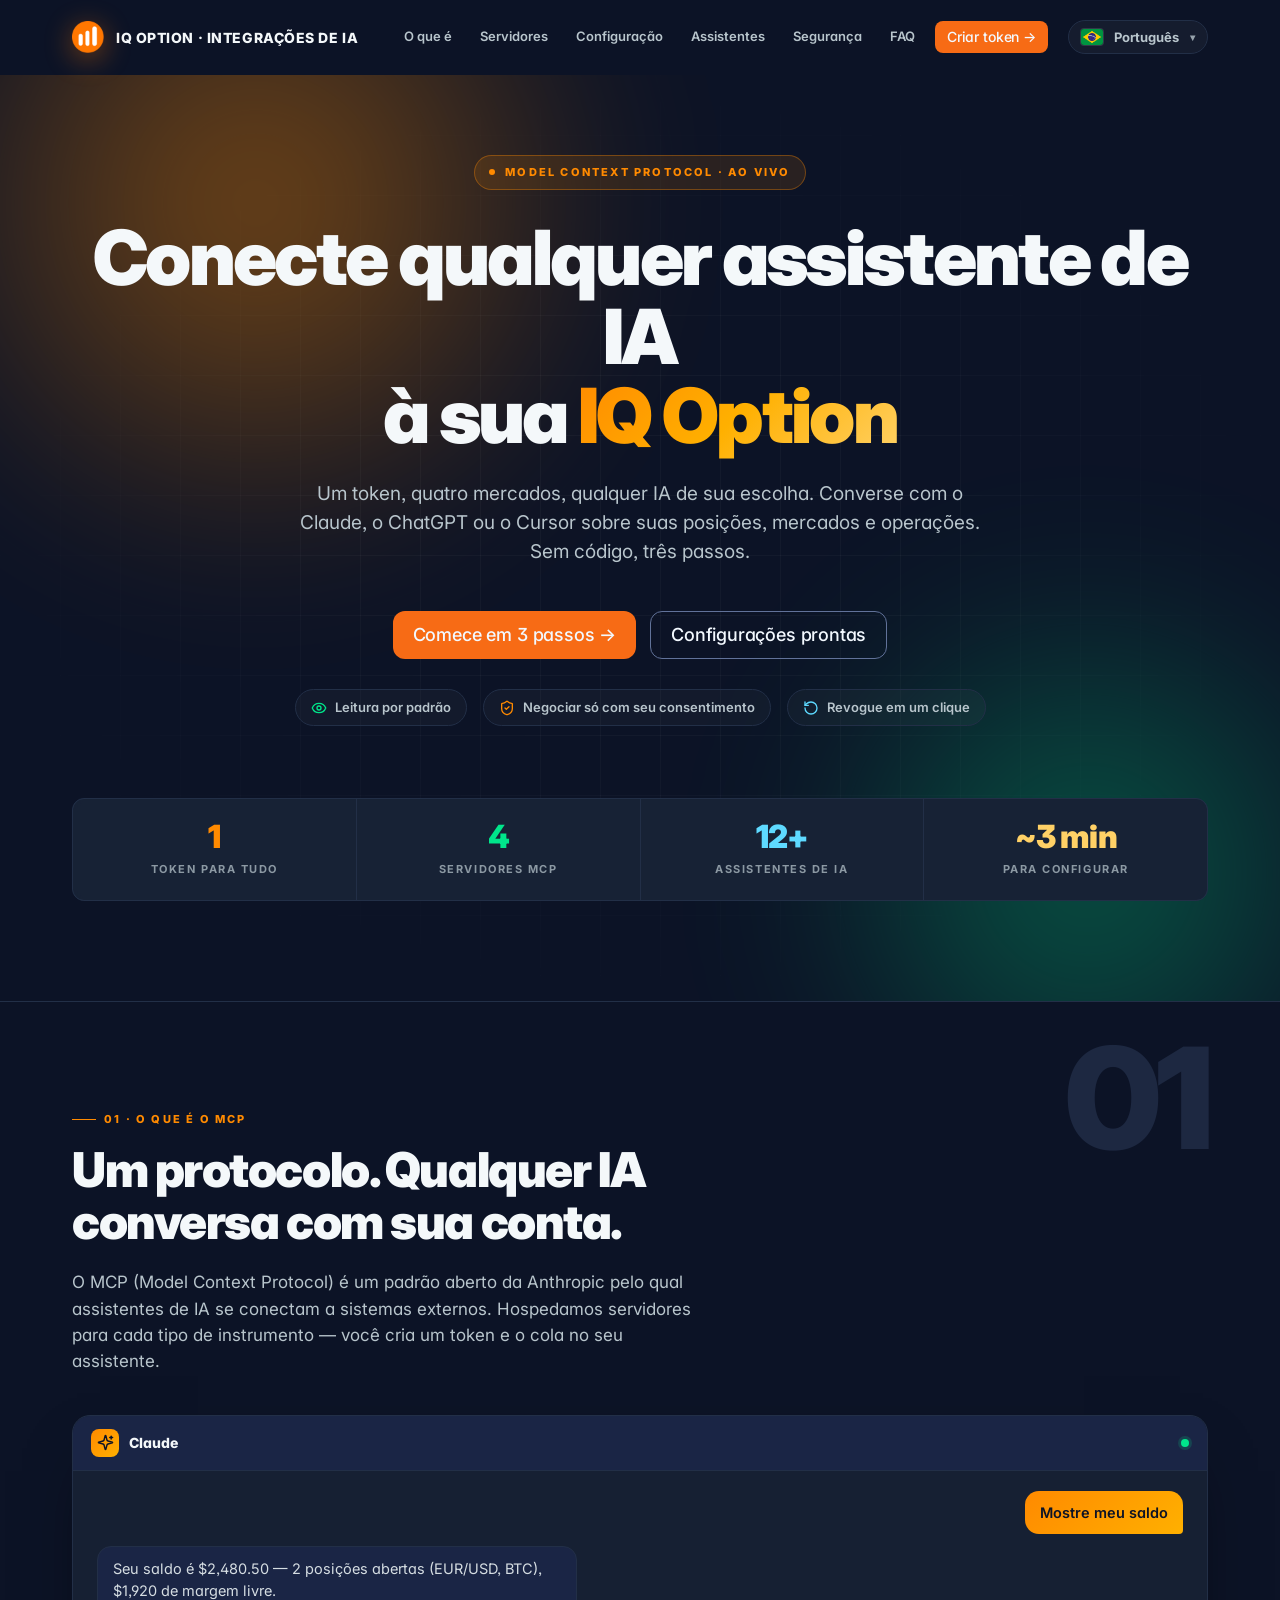
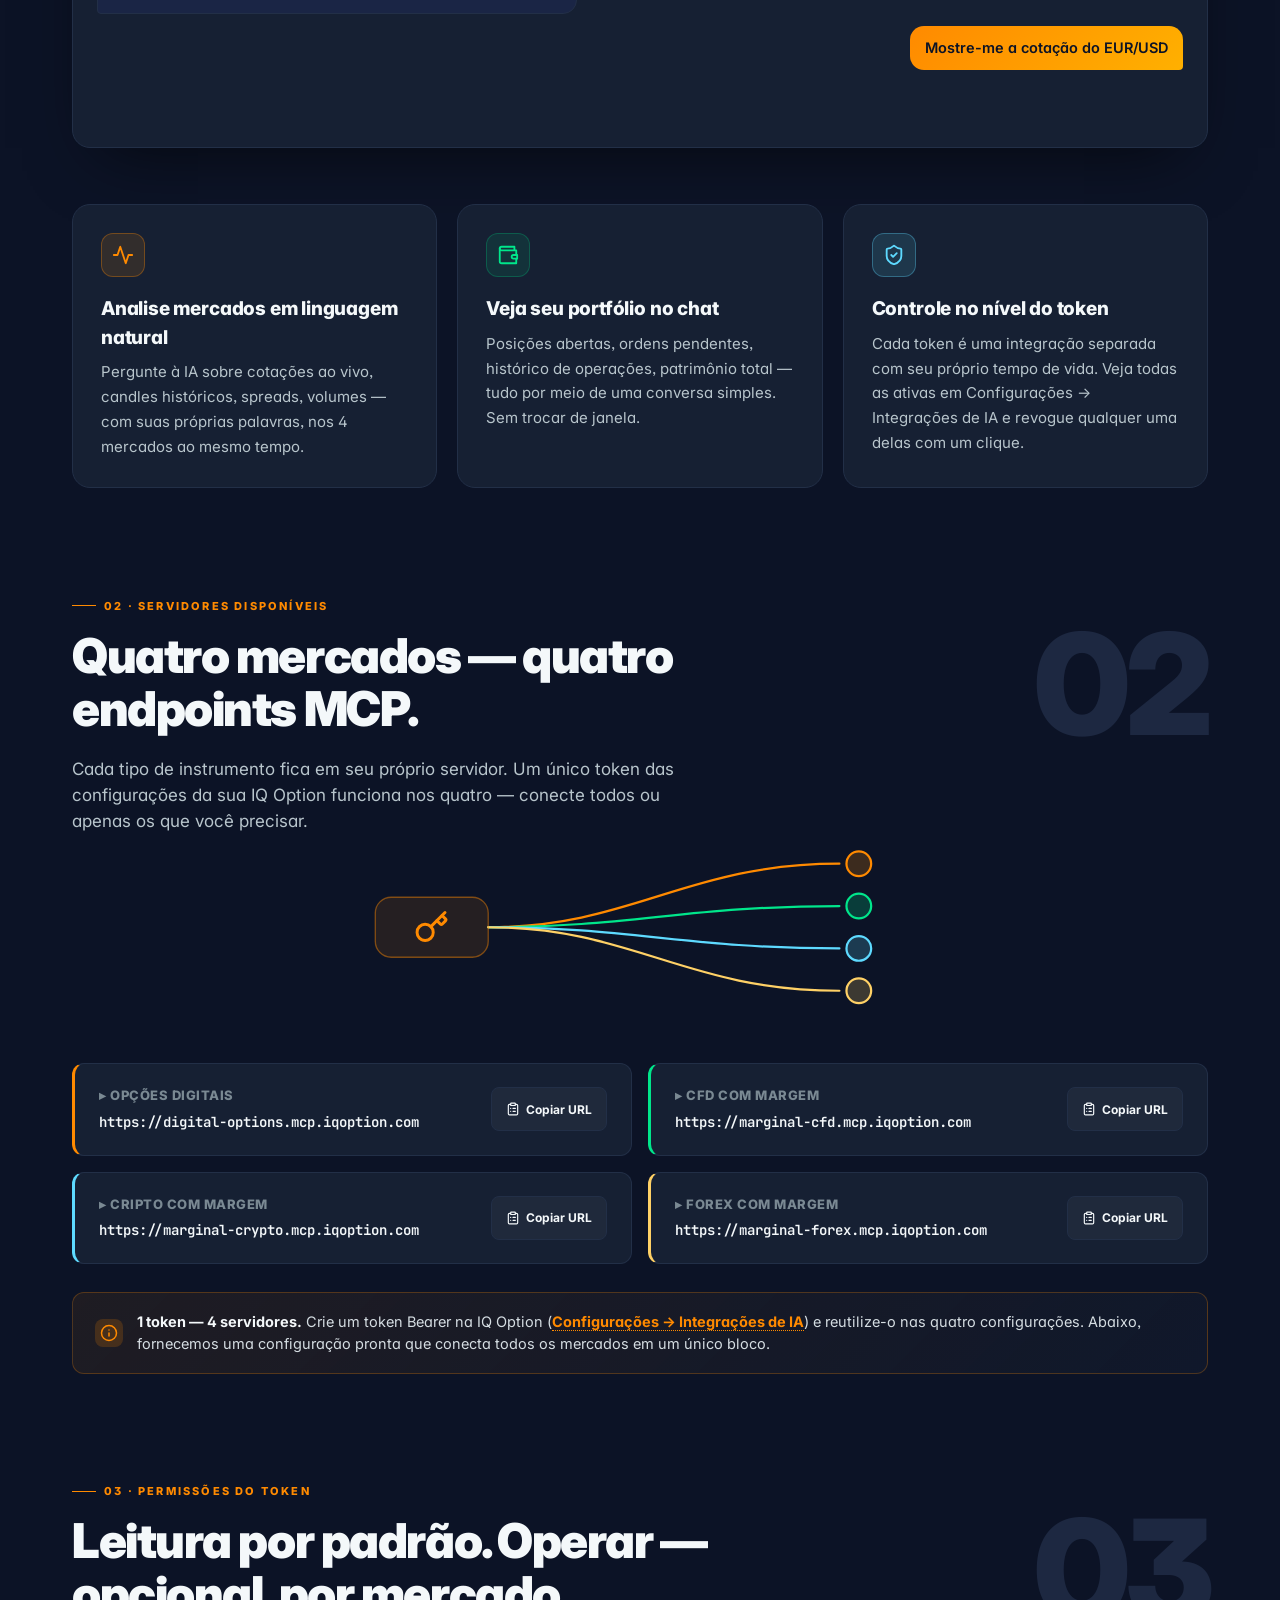
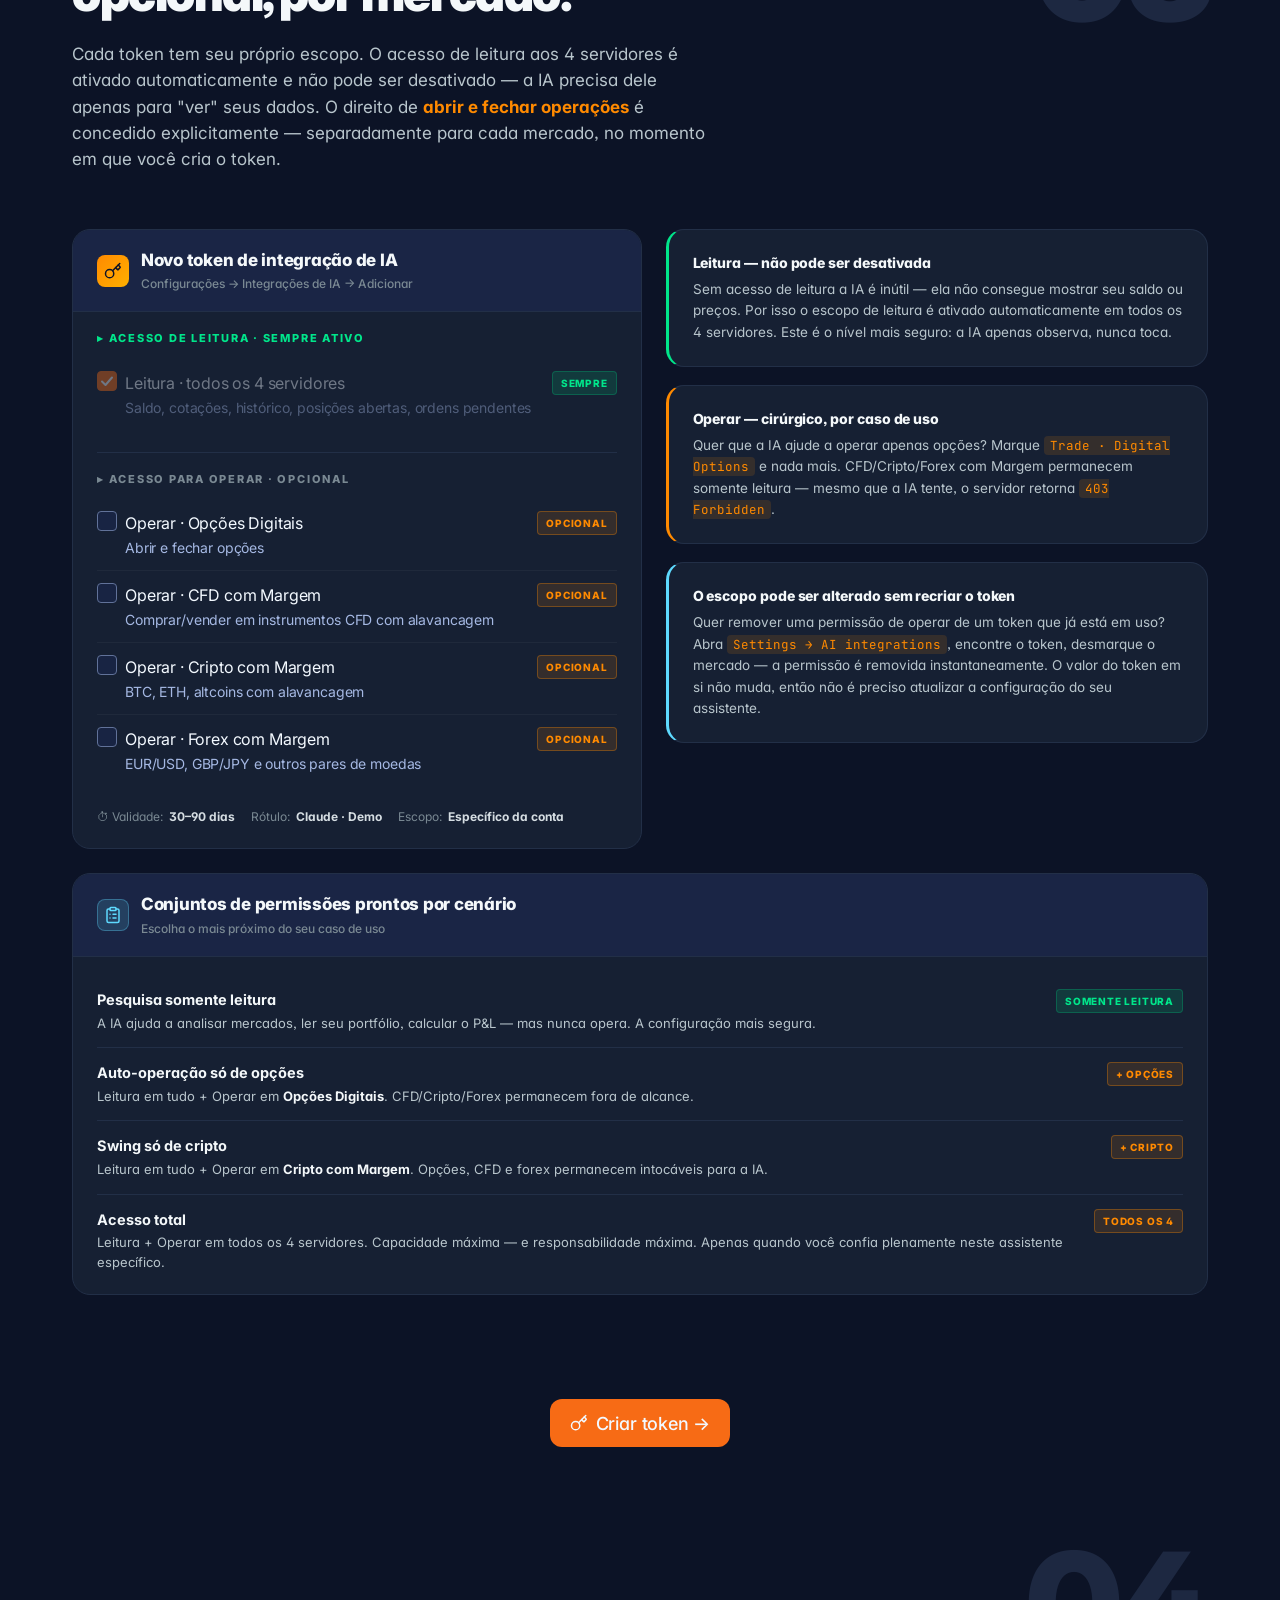
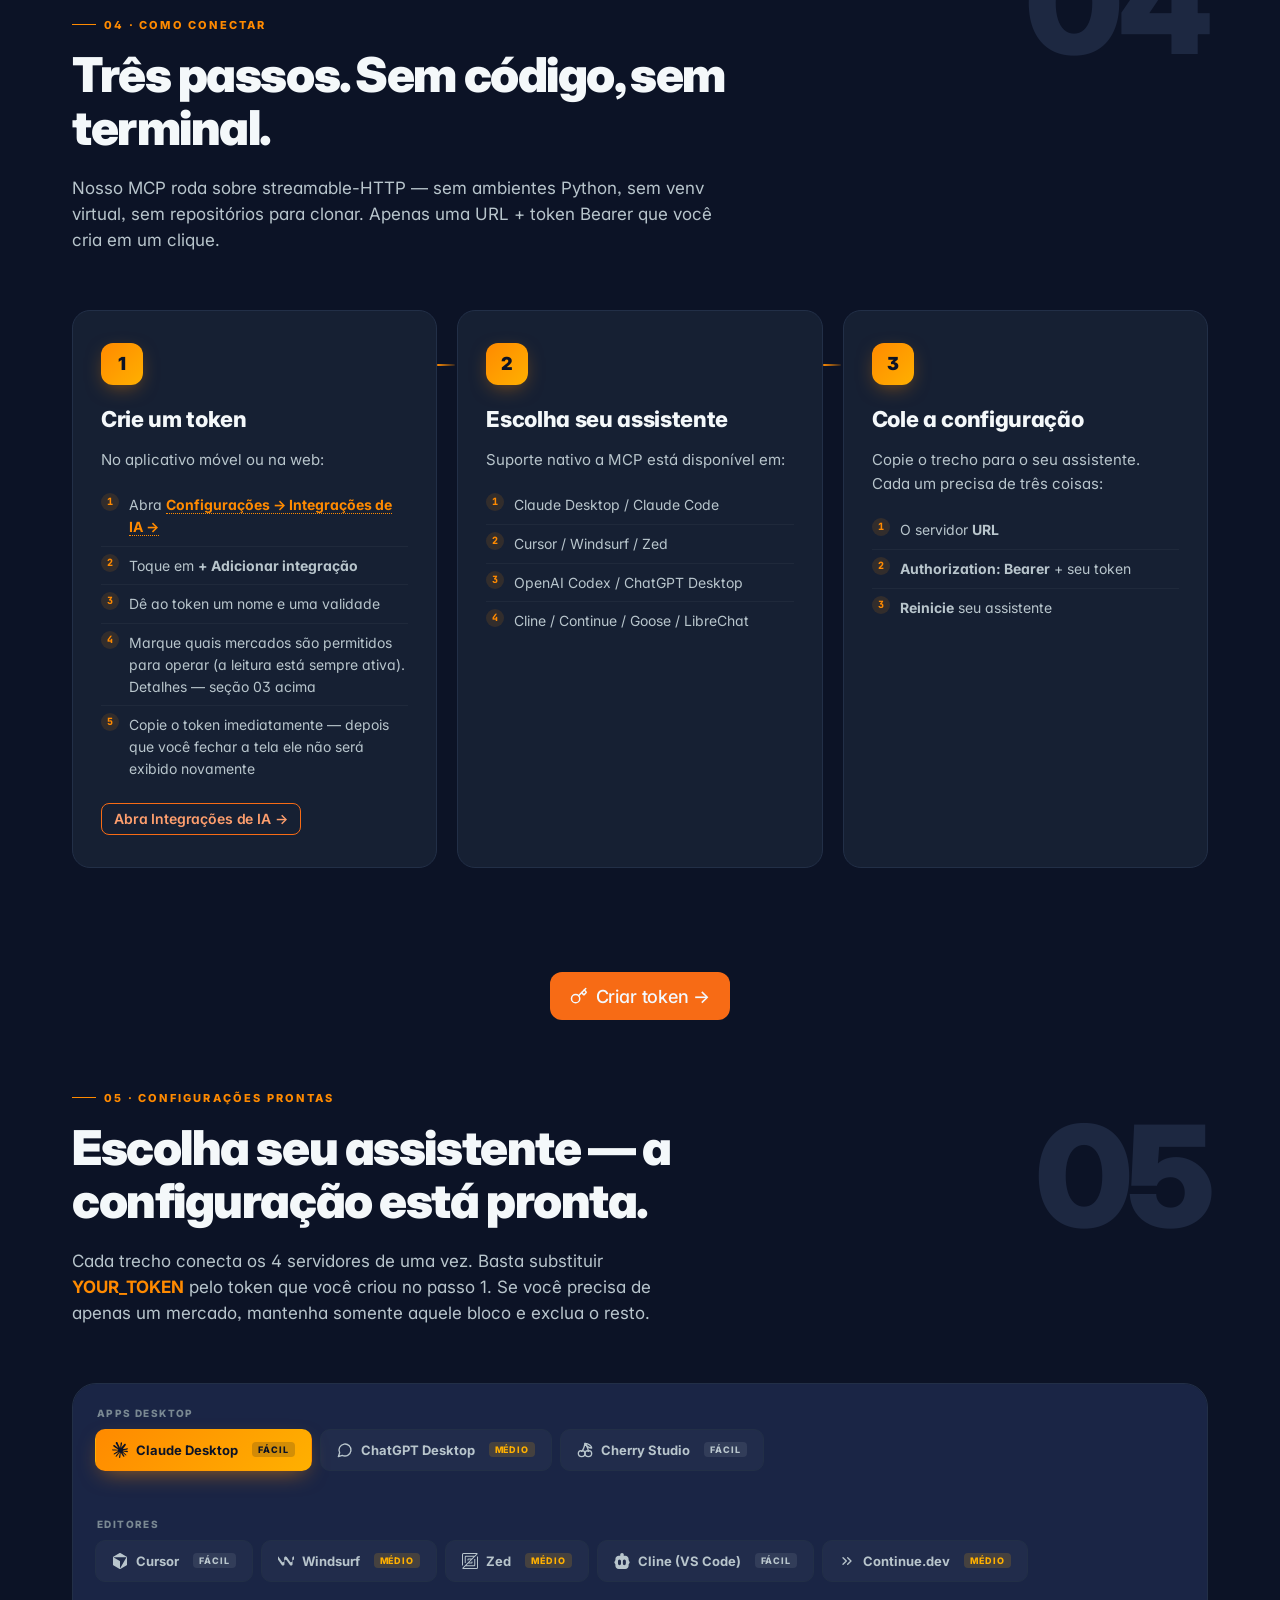
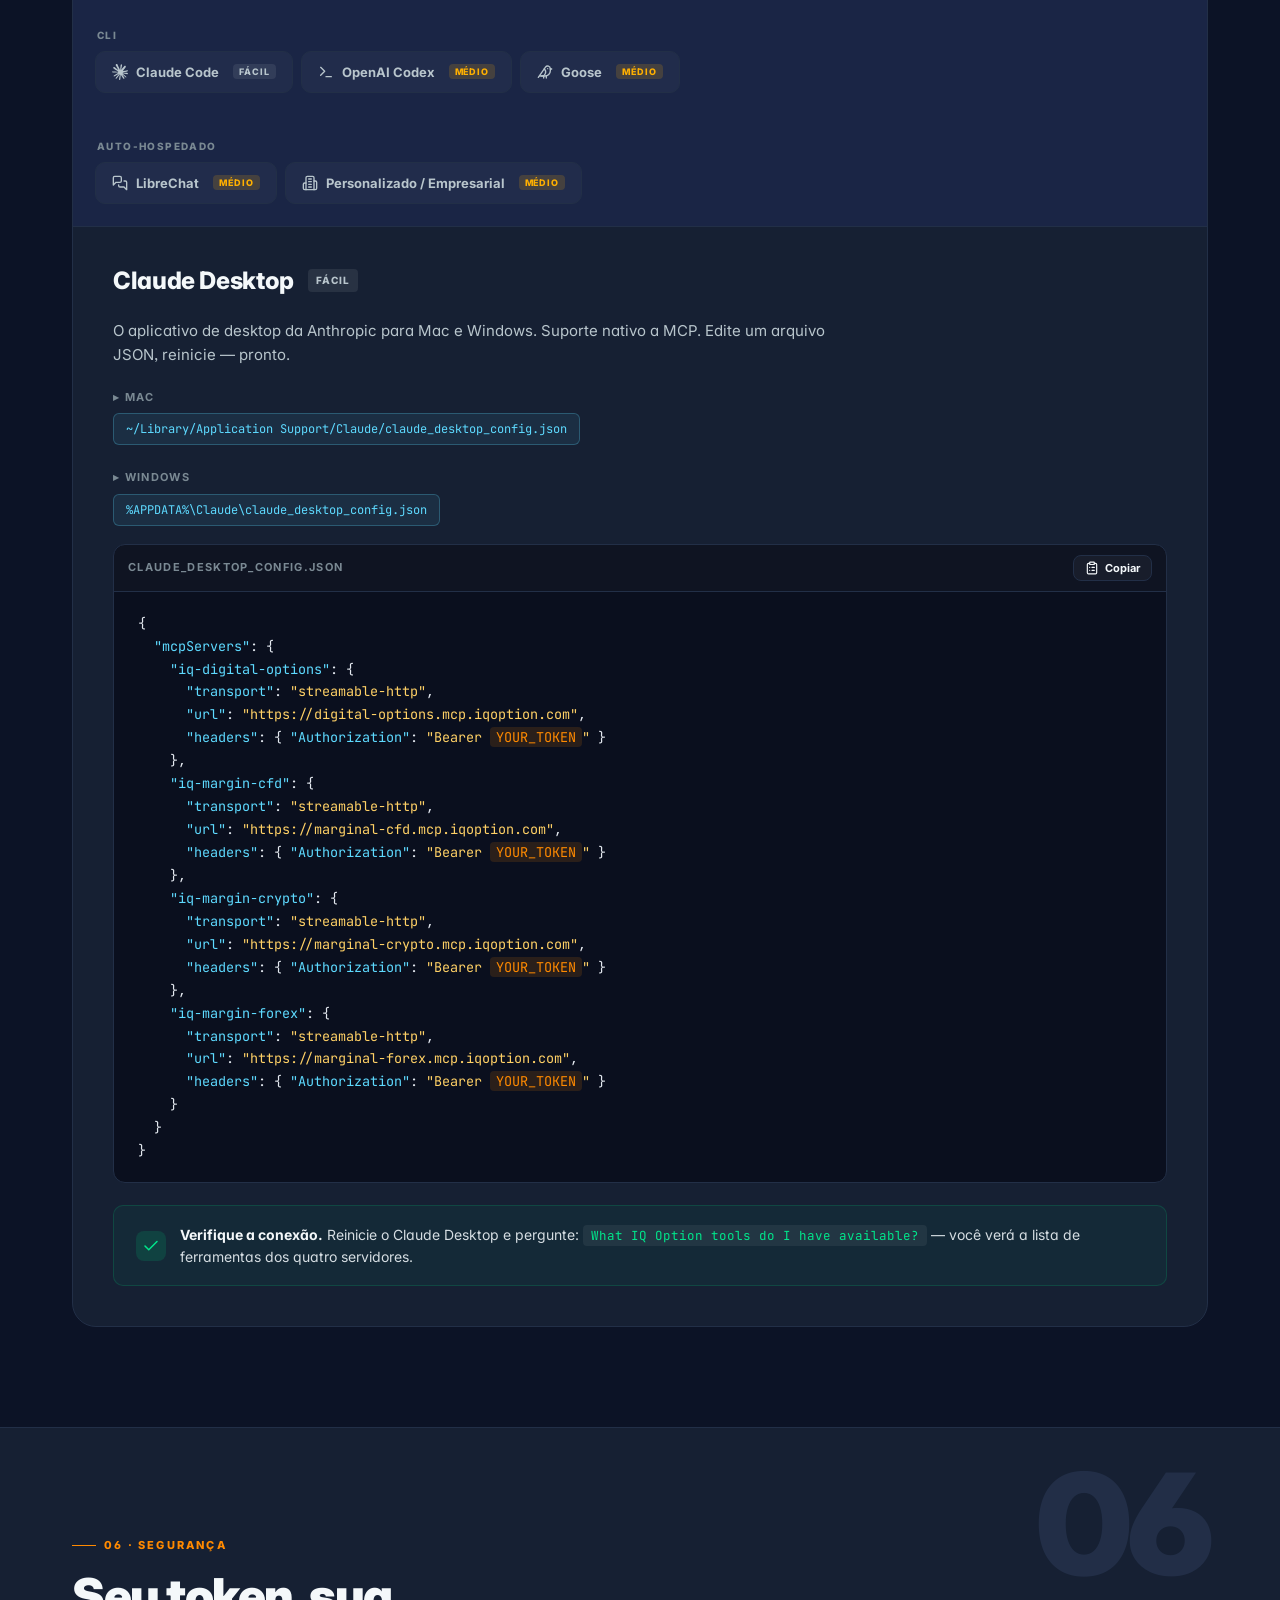
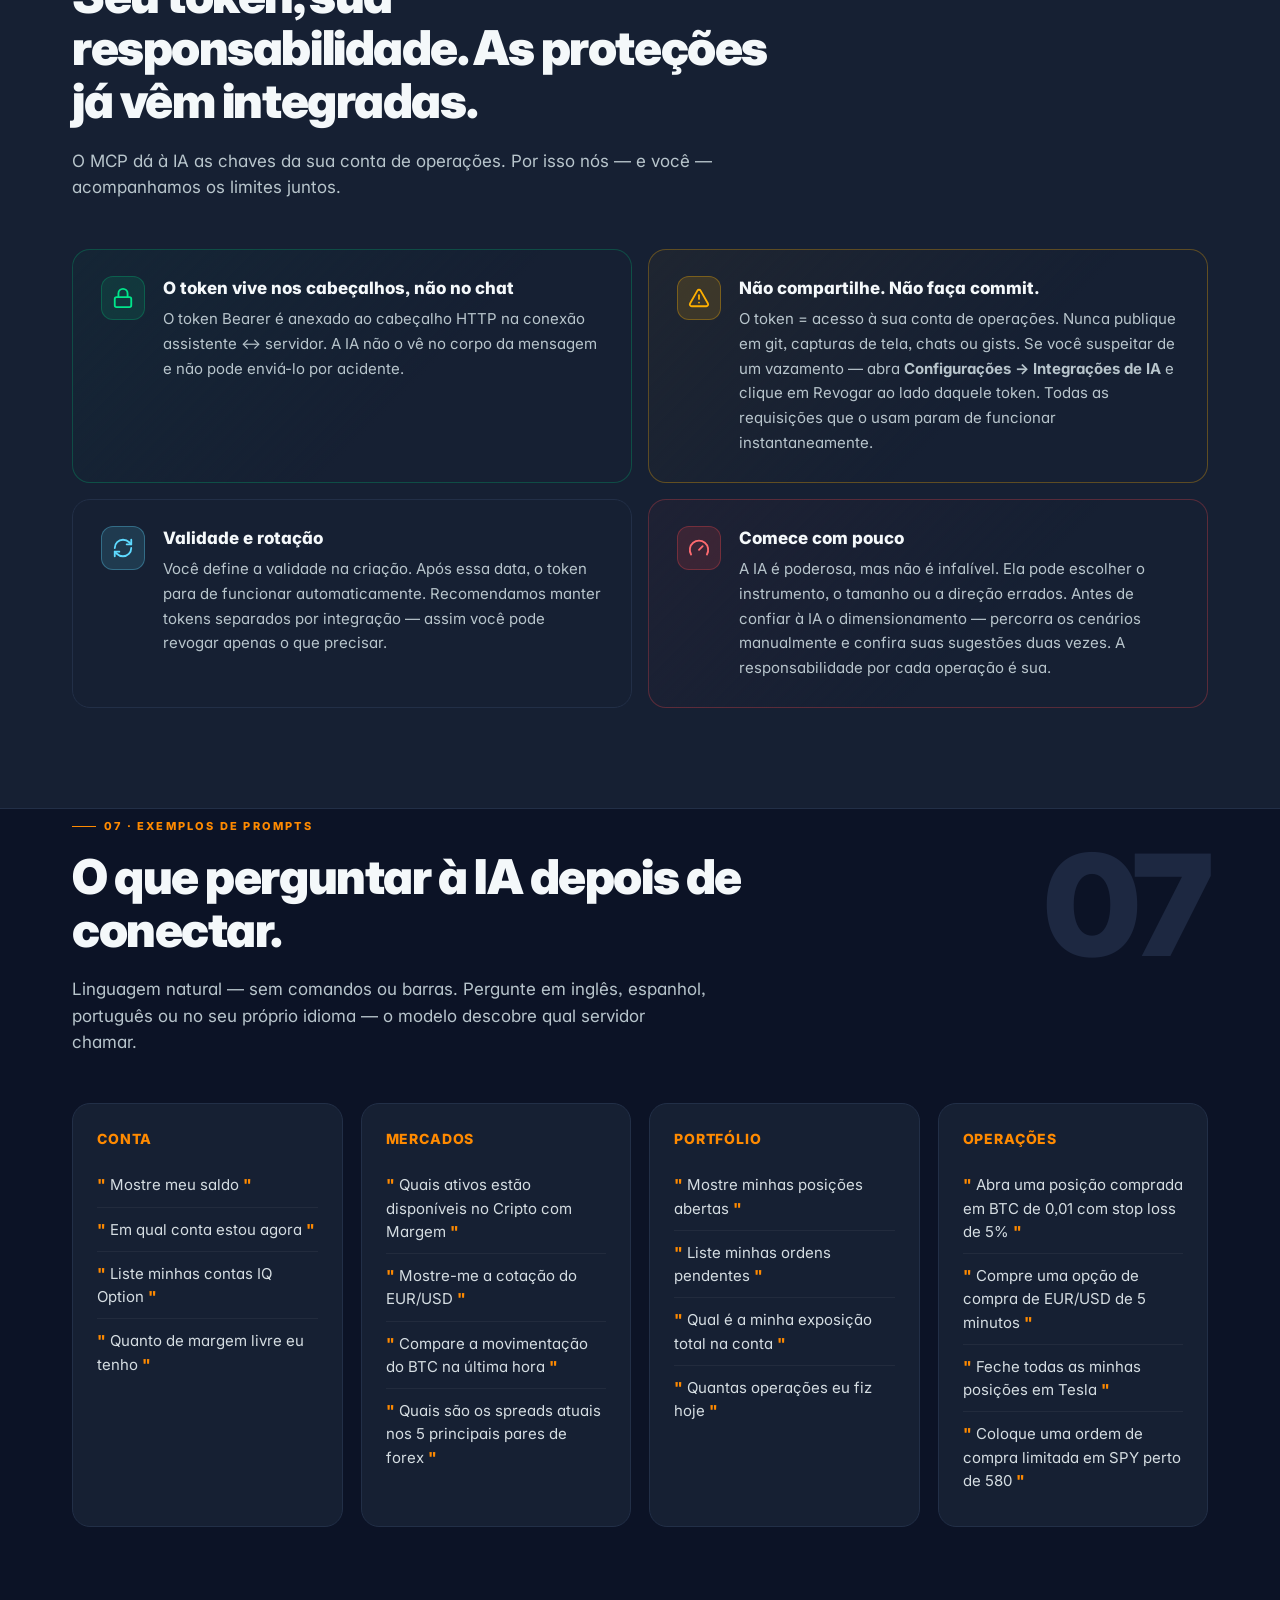
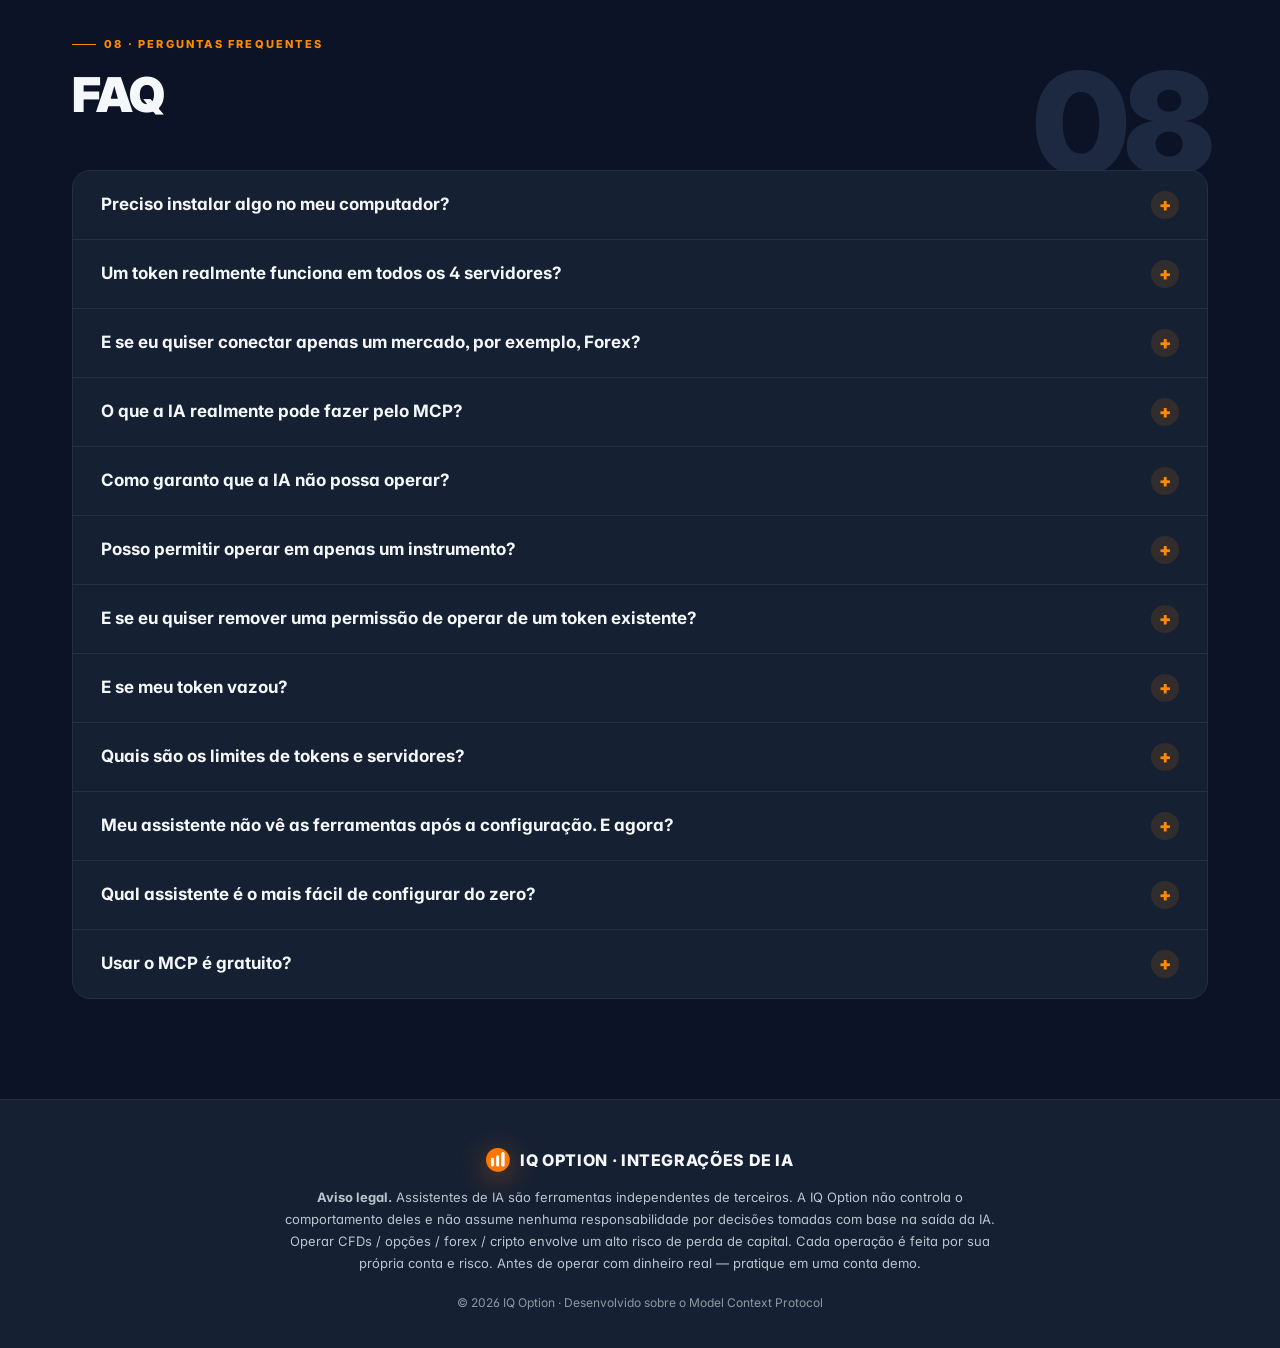
<file: pt/index.html>
<!DOCTYPE html>
<html lang="pt" dir="ltr">
<head>
<meta charset="UTF-8">
<meta name="viewport" content="width=device-width, initial-scale=1">
<!-- Google Tag Manager -->
<script>(function(w,d,s,l,i){w[l]=w[l]||[];w[l].push({'gtm.start':
new Date().getTime(),event:'gtm.js'});var f=d.getElementsByTagName(s)[0],
j=d.createElement(s),dl=l!='dataLayer'?'&l='+l:'';j.async=true;j.src=
'https://www.googletagmanager.com/gtm.js?id='+i+dl;f.parentNode.insertBefore(j,f);
})(window,document,'script','dataLayer','GTM-W5H54HZ6');</script>
<!-- End Google Tag Manager -->
<title>Conecte qualquer assistente de IA à IQ Option · Guia de Integração MCP</title>
<meta name="description" content="Conecte Claude, ChatGPT, Cursor e mais de 12 assistentes de IA à sua conta IQ Option pelo Model Context Protocol (MCP). Um token Bearer, quatro servidores de mercado — opções digitais, CFD, cripto, forex. Sem código, três passos.">
<meta name="keywords" content="IQ Option, MCP, Model Context Protocol, Claude, ChatGPT, Cursor, AI trading assistant, digital options, forex, crypto, CFD, Bearer token">
<meta name="author" content="IQ Option">
<meta name="robots" content="index, follow, max-image-preview:large, max-snippet:-1">
<meta name="theme-color" content="#0C1326">
<link rel="canonical" href="https://iqoptionmcp.com/pt/">
<link rel="alternate" hreflang="en" href="https://iqoptionmcp.com/">
<link rel="alternate" hreflang="ar-SA" href="https://iqoptionmcp.com/ar/">
<link rel="alternate" hreflang="th" href="https://iqoptionmcp.com/th/">
<link rel="alternate" hreflang="pt" href="https://iqoptionmcp.com/pt/">
<link rel="alternate" hreflang="es" href="https://iqoptionmcp.com/es/">
<link rel="alternate" hreflang="tl" href="https://iqoptionmcp.com/tl/">
<link rel="alternate" hreflang="id" href="https://iqoptionmcp.com/id/">
<link rel="alternate" hreflang="x-default" href="https://iqoptionmcp.com/">

<!-- Open Graph -->
<meta property="og:type" content="website">
<meta property="og:site_name" content="IQ Option · AI Integrations">
<meta property="og:title" content="Conecte qualquer assistente de IA à IQ Option · Guia de Integração MCP">
<meta property="og:description" content="Um token, quatro mercados, qualquer IA. Conecte Claude, ChatGPT ou Cursor à IQ Option pelo MCP em três passos.">
<meta property="og:url" content="https://iqoptionmcp.com/pt/">
<meta property="og:image" content="https://iqoptionmcp.com/assets/img/og.png">
<meta property="og:image:width" content="1200">
<meta property="og:image:height" content="630">
<meta property="og:image:alt" content="Connect any AI assistant to your IQ Option account via MCP">
<meta property="og:locale" content="pt">

<!-- Twitter -->
<meta name="twitter:card" content="summary_large_image">
<meta name="twitter:title" content="Conecte qualquer assistente de IA à IQ Option pelo MCP">
<meta name="twitter:description" content="Um token, quatro mercados, qualquer IA. Claude, ChatGPT, Cursor — conectados à IQ Option em três passos.">
<meta name="twitter:image" content="https://iqoptionmcp.com/assets/img/og.png">

<link rel="icon" type="image/png" href="../assets/img/logo.png">
<link rel="apple-touch-icon" href="../assets/img/logo.png">
<!-- AI ingestion: full guide as plain markdown -->
<link rel="alternate" type="text/markdown" title="llms-full" href="/llms-full.txt">

<link rel="preconnect" href="https://fonts.googleapis.com">
<link rel="preconnect" href="https://fonts.gstatic.com" crossorigin>
<!-- Fonts off the critical path: text paints instantly in a metric-matched fallback, then swaps to Inter -->
<link rel="preload" as="style" href="https://fonts.googleapis.com/css2?family=Inter:wght@400;500;600;700;800;900&family=JetBrains+Mono:wght@400;500;600&display=swap">
<link rel="stylesheet" media="print" onload="this.media='all'" href="https://fonts.googleapis.com/css2?family=Inter:wght@400;500;600;700;800;900&family=JetBrains+Mono:wght@400;500;600&display=swap">
<noscript><link rel="stylesheet" href="https://fonts.googleapis.com/css2?family=Inter:wght@400;500;600;700;800;900&family=JetBrains+Mono:wght@400;500;600&display=swap"></noscript>

<!-- QEDS · Quadcode Enterprise Design System (v1.2-pilot, dark) — self-hosted snapshot -->
<link rel="stylesheet" href="../assets/css/qeds.css">
<link rel="stylesheet" href="../assets/css/tokens.css">
<link rel="stylesheet" href="../assets/css/styles.css">

<!-- Analytics: visits + on-site events (privacy-first, cookieless) -->
<script src="../assets/js/analytics.js" defer></script>

<!-- Structured data for AI answer engines & search -->
<script type="application/ld+json">
{
  "@context": "https://schema.org",
  "@graph": [
    {
      "@type": "WebSite",
      "@id": "https://iqoptionmcp.com/#website",
      "url": "https://iqoptionmcp.com/",
      "name": "IQ Option · AI Integrations",
      "inLanguage": "pt",
      "publisher": {
        "@id": "https://iqoptionmcp.com/#org"
      }
    },
    {
      "@type": "Organization",
      "@id": "https://iqoptionmcp.com/#org",
      "name": "IQ Option",
      "url": "https://iqoption.com",
      "logo": "https://iqoptionmcp.com/assets/img/logo.png",
      "sameAs": [
        "https://iqoption.com"
      ]
    },
    {
      "@type": "SoftwareApplication",
      "@id": "https://iqoptionmcp.com/#app",
      "name": "IQ Option AI Integrations (MCP)",
      "applicationCategory": "FinanceApplication",
      "operatingSystem": "Web, macOS, Windows, Linux",
      "inLanguage": "pt",
      "description": "Um token Bearer, quatro servidores MCP de mercado (opções digitais, CFD, cripto, forex). Configurações prontas para Claude, ChatGPT, Cursor e mais de 12 assistentes. Sem código, três passos.",
      "url": "https://iqoptionmcp.com/",
      "publisher": {
        "@id": "https://iqoptionmcp.com/#org"
      },
      "offers": {
        "@type": "Offer",
        "price": "0",
        "priceCurrency": "USD"
      },
      "featureList": [
        "Read balance, quotes, history and open positions in plain language",
        "Per-market trade permissions (read default, trade opt-in)",
        "Works with Claude, ChatGPT, Cursor and 12+ AI assistants",
        "Four MCP servers: digital options, CFD, crypto, forex"
      ]
    },
    {
      "@type": "TechArticle",
      "@id": "https://iqoptionmcp.com/pt/#article",
      "headline": "Conecte qualquer assistente de IA à IQ Option pelo MCP",
      "description": "Um token Bearer, quatro servidores MCP de mercado (opções digitais, CFD, cripto, forex). Configurações prontas para Claude, ChatGPT, Cursor e mais de 12 assistentes. Sem código, três passos.",
      "inLanguage": "pt",
      "isPartOf": {
        "@id": "https://iqoptionmcp.com/#website"
      },
      "datePublished": "2026-06-09",
      "dateModified": "2026-06-09",
      "image": "https://iqoptionmcp.com/assets/img/og.png",
      "author": {
        "@id": "https://iqoptionmcp.com/#org"
      },
      "publisher": {
        "@id": "https://iqoptionmcp.com/#org"
      },
      "about": {
        "@type": "Thing",
        "name": "Model Context Protocol",
        "sameAs": "https://modelcontextprotocol.io"
      }
    },
    {
      "@type": "HowTo",
      "@id": "https://iqoptionmcp.com/pt/#howto",
      "inLanguage": "pt",
      "name": "Como conectar um assistente de IA à IQ Option",
      "description": "Conecte qualquer assistente de IA compatível com MCP à IQ Option em três passos.",
      "totalTime": "PT3M",
      "step": [
        {
          "@type": "HowToStep",
          "position": 1,
          "url": "https://iqoptionmcp.com/pt/#setup",
          "name": "Crie um token",
          "text": "No aplicativo móvel ou na web: Abra Configurações → Integrações de IA → Toque em + Adicionar integração Dê ao token um nome e uma validade Marque quais mercados são permitidos para operar (a leitura está sempre ativa). Detalhes — seção 03 acima Copie o token imediatamente — depois que você fechar a tela ele não será exibido novamente"
        },
        {
          "@type": "HowToStep",
          "position": 2,
          "url": "https://iqoptionmcp.com/pt/#setup",
          "name": "Escolha seu assistente",
          "text": "Suporte nativo a MCP está disponível em: Claude Desktop / Claude Code Cursor / Windsurf / Zed OpenAI Codex / ChatGPT Desktop Cline / Continue / Goose / LibreChat"
        },
        {
          "@type": "HowToStep",
          "position": 3,
          "url": "https://iqoptionmcp.com/pt/#setup",
          "name": "Cole a configuração",
          "text": "Copie o trecho para o seu assistente. Cada um precisa de três coisas: O servidor URL Authorization: Bearer + seu token Reinicie seu assistente"
        }
      ]
    },
    {
      "@type": "FAQPage",
      "@id": "https://iqoptionmcp.com/pt/#faq",
      "inLanguage": "pt",
      "mainEntity": [
        {
          "@type": "Question",
          "name": "Preciso instalar algo no meu computador?",
          "acceptedAnswer": {
            "@type": "Answer",
            "text": "Não. Nossos servidores MCP são hospedados por nós — sem repositórios para clonar, sem Python ou venv para instalar. Apenas a URL + token Bearer na configuração do seu assistente de IA."
          }
        },
        {
          "@type": "Question",
          "name": "Um token realmente funciona em todos os 4 servidores?",
          "acceptedAnswer": {
            "@type": "Answer",
            "text": "Sim. Crie um único token Bearer em Settings → AI integrations e use-o no cabeçalho Authorization para os quatro endpoints: digital-options, marginal-cfd, marginal-crypto, marginal-forex."
          }
        },
        {
          "@type": "Question",
          "name": "E se eu quiser conectar apenas um mercado, por exemplo, Forex?",
          "acceptedAnswer": {
            "@type": "Answer",
            "text": "Exclua os outros blocos da configuração — mantenha apenas iq-margin-forex . A IA verá somente as ferramentas daquele servidor e não conseguirá mexer, por exemplo, em opções por acidente."
          }
        },
        {
          "@type": "Question",
          "name": "O que a IA realmente pode fazer pelo MCP?",
          "acceptedAnswer": {
            "@type": "Answer",
            "text": "Cada um dos nossos servidores expõe sua própria lista de ferramentas — você pode ver o conjunto completo logo após conectar, perguntando ao assistente: \"Quais ferramentas da IQ Option você tem?\". No total, isso é leitura de dados de mercado, portfólio e operações, além de métodos para abrir/fechar posições. Quais métodos estão disponíveis para um token específico é determinado pelo seu escopo (leitura + opcionalmente operar por mercado)."
          }
        },
        {
          "@type": "Question",
          "name": "Como garanto que a IA não possa operar?",
          "acceptedAnswer": {
            "@type": "Answer",
            "text": "Ao criar o token em Settings → AI integrations simplesmente não marque nenhuma das quatro caixas \"Operar · …\". A leitura permanece ativa (não pode ser desativada — a IA precisa dela), e qualquer tentativa de chamar uma ferramenta de operação retornará 403 Forbidden . Esta é a configuração mais segura para casos de uso de pesquisa."
          }
        },
        {
          "@type": "Question",
          "name": "Posso permitir operar em apenas um instrumento?",
          "acceptedAnswer": {
            "@type": "Answer",
            "text": "Sim. Por exemplo, marque apenas Trade · Margin Crypto — a IA poderá abrir/fechar posições em cripto, mas opções, CFD e forex permanecem somente leitura. Útil quando você está testando a configuração da IA em um mercado com o qual se sente confortável."
          }
        },
        {
          "@type": "Question",
          "name": "E se eu quiser remover uma permissão de operar de um token existente?",
          "acceptedAnswer": {
            "@type": "Answer",
            "text": "Abra Settings → AI integrations , encontre o token e desmarque a caixa correspondente (por exemplo, Trade · Margin CFD ). A permissão é removida instantaneamente — o servidor começará a retornar 403 Forbidden nas chamadas de operação para aquele mercado. O valor do token em si não muda, então não é preciso mexer na configuração do seu assistente."
          }
        },
        {
          "@type": "Question",
          "name": "E se meu token vazou?",
          "acceptedAnswer": {
            "@type": "Answer",
            "text": "Vá para Settings → AI integrations , encontre o token comprometido e clique em Revogar. Todas as requisições com ele param de funcionar instantaneamente. Crie um novo e atualize a configuração do assistente."
          }
        },
        {
          "@type": "Question",
          "name": "Quais são os limites de tokens e servidores?",
          "acceptedAnswer": {
            "@type": "Answer",
            "text": "Uma conta pode ter vários tokens ativos ao mesmo tempo (visíveis na lista de tokens ativos). Um token funciona em todos os 4 servidores. Se você quiser chaves separadas por integração para facilitar a revogação — crie várias e dê a elas nomes significativos."
          }
        },
        {
          "@type": "Question",
          "name": "Meu assistente não vê as ferramentas após a configuração. E agora?",
          "acceptedAnswer": {
            "@type": "Answer",
            "text": "Checklist: (1) reinicie o assistente completamente, (2) certifique-se de que o token foi copiado sem espaços extras no início/fim, (3) verifique se a URL não tem barra final e corresponde à sua assinatura, (4) certifique-se de que o cabeçalho Authorization começa exatamente com Bearer (observe o espaço), (5) verifique os logs do assistente — geralmente é um erro de sintaxe JSON na configuração."
          }
        },
        {
          "@type": "Question",
          "name": "Qual assistente é o mais fácil de configurar do zero?",
          "acceptedAnswer": {
            "@type": "Answer",
            "text": "Se você não é desenvolvedor — Claude Desktop ou Cherry Studio: ambos têm uma interface que cuida da configuração para você. Se você vive no código — Cursor ou Claude Code parecerão mais naturais."
          }
        },
        {
          "@type": "Question",
          "name": "Usar o MCP é gratuito?",
          "acceptedAnswer": {
            "@type": "Answer",
            "text": "No momento — sim, gratuito para todos os clientes da IQ Option com uma conta ativa. Você paga apenas pela assinatura do seu assistente de IA (Claude Pro / ChatGPT Plus, etc.)."
          }
        }
      ]
    }
  ]
}
</script>
</head>
<body>
<!-- Google Tag Manager (noscript) -->
<noscript><iframe src="https://www.googletagmanager.com/ns.html?id=GTM-W5H54HZ6"
height="0" width="0" style="display:none;visibility:hidden"></iframe></noscript>
<!-- End Google Tag Manager (noscript) -->
<!-- ════════════════════════════════════════════════════════════════════
     HERO
     ════════════════════════════════════════════════════════════════════ -->
<a class="skip-link" href="#main">Pular para o conteúdo</a>
<!-- Icon sprite (Lucide) — decorative, locale-neutral -->
<svg aria-hidden="true" focusable="false" height="0" style="position:absolute" width="0">
<symbol id="i-activity" viewBox="0 0 24 24"><path d="M22 12h-4l-3 9L9 3l-3 9H2"></path></symbol>
<symbol id="i-wallet" viewBox="0 0 24 24"><path d="M21 12V7H5a2 2 0 0 1 0-4h14v4"></path><path d="M3 5v14a2 2 0 0 0 2 2h16v-5"></path><path d="M18 12a2 2 0 0 0 0 4h4v-4Z"></path></symbol>
<symbol id="i-shield-check" viewBox="0 0 24 24"><path d="M20 13c0 5-3.5 7.5-7.66 8.95a1 1 0 0 1-.67-.01C7.5 20.5 4 18 4 13V6a1 1 0 0 1 1-1c2 0 4.5-1.2 6.24-2.72a1.17 1.17 0 0 1 1.52 0C14.51 3.81 17 5 19 5a1 1 0 0 1 1 1Z"></path><path d="m9 12 2 2 4-4"></path></symbol>
<symbol id="i-info" viewBox="0 0 24 24"><circle cx="12" cy="12" r="10"></circle><path d="M12 16v-4"></path><path d="M12 8h.01"></path></symbol>
<symbol id="i-key" viewBox="0 0 24 24"><path d="m15.5 7.5 2.3 2.3a1 1 0 0 0 1.4 0l2.1-2.1a1 1 0 0 0 0-1.4L19 4"></path><path d="m21 2-9.6 9.6"></path><circle cx="7.5" cy="15.5" r="5.5"></circle></symbol>
<symbol id="i-clipboard" viewBox="0 0 24 24"><rect height="4" rx="1" width="8" x="8" y="2"></rect><path d="M16 4h2a2 2 0 0 1 2 2v14a2 2 0 0 1-2 2H6a2 2 0 0 1-2-2V6a2 2 0 0 1 2-2h2"></path><path d="M12 11h4"></path><path d="M12 16h4"></path><path d="M8 11h.01"></path><path d="M8 16h.01"></path></symbol>
<symbol id="i-check" viewBox="0 0 24 24"><path d="M20 6 9 17l-5-5"></path></symbol>
<symbol id="i-lock" viewBox="0 0 24 24"><rect height="11" rx="2" width="18" x="3" y="11"></rect><path d="M7 11V7a5 5 0 0 1 10 0v4"></path></symbol>
<symbol id="i-alert" viewBox="0 0 24 24"><path d="m21.73 18-8-14a2 2 0 0 0-3.48 0l-8 14A2 2 0 0 0 4 21h16a2 2 0 0 0 1.73-3Z"></path><path d="M12 9v4"></path><path d="M12 17h.01"></path></symbol>
<symbol id="i-refresh" viewBox="0 0 24 24"><path d="M3 12a9 9 0 0 1 9-9 9.75 9.75 0 0 1 6.74 2.74L21 8"></path><path d="M21 3v5h-5"></path><path d="M21 12a9 9 0 0 1-9 9 9.75 9.75 0 0 1-6.74-2.74L3 16"></path><path d="M3 21v-5h5"></path></symbol>
<symbol id="i-gauge" viewBox="0 0 24 24"><path d="m12 14 4-4"></path><path d="M3.34 19a10 10 0 1 1 17.32 0"></path></symbol>
<symbol id="i-eye" viewBox="0 0 24 24"><path d="M2.06 12.35a1 1 0 0 1 0-.7 10.75 10.75 0 0 1 19.88 0 1 1 0 0 1 0 .7 10.75 10.75 0 0 1-19.88 0"></path><circle cx="12" cy="12" r="3"></circle></symbol>
<symbol id="i-rotate" viewBox="0 0 24 24"><path d="M3 12a9 9 0 1 0 9-9 9.75 9.75 0 0 0-6.74 2.74L3 8"></path><path d="M3 3v5h5"></path></symbol>
<symbol id="i-menu" viewBox="0 0 24 24"><path d="M4 6h16"></path><path d="M4 12h16"></path><path d="M4 18h16"></path></symbol>
<symbol id="i-sparkles" viewBox="0 0 24 24"><path d="M9.94 15.5A2 2 0 0 0 8.5 14.06l-6.14-1.58a.5.5 0 0 1 0-.96L8.5 9.94A2 2 0 0 0 9.94 8.5l1.58-6.14a.5.5 0 0 1 .96 0L14.06 8.5A2 2 0 0 0 15.5 9.94l6.14 1.58a.5.5 0 0 1 0 .96L15.5 14.06a2 2 0 0 0-1.44 1.44l-1.58 6.14a.5.5 0 0 1-.96 0z"></path><path d="M20 3v4"></path><path d="M22 5h-4"></path></symbol>
<symbol id="i-brand-claude" viewBox="0 0 24 24"><path d="m4.7144 15.9555 4.7174-2.6471.079-.2307-.079-.1275h-.2307l-.7893-.0486-2.6956-.0729-2.3375-.0971-2.2646-.1214-.5707-.1215-.5343-.7042.0546-.3522.4797-.3218.686.0608 1.5179.1032 2.2767.1578 1.6514.0972 2.4468.255h.3886l.0546-.1579-.1336-.0971-.1032-.0972L6.973 9.8356l-2.55-1.6879-1.3356-.9714-.7225-.4918-.3643-.4614-.1578-1.0078.6557-.7225.8803.0607.2246.0607.8925.686 1.9064 1.4754 2.4893 1.8336.3643.3035.1457-.1032.0182-.0728-.164-.2733-1.3539-2.4467-1.445-2.4893-.6435-1.032-.17-.6194c-.0607-.255-.1032-.4674-.1032-.7285L6.287.1335 6.6997 0l.9957.1336.419.3642.6192 1.4147 1.0018 2.2282 1.5543 3.0296.4553.8985.2429.8318.091.255h.1579v-.1457l.1275-1.706.2368-2.0947.2307-2.6957.0789-.7589.3764-.9107.7468-.4918.5828.2793.4797.686-.0668.4433-.2853 1.8517-.5586 2.9021-.3643 1.9429h.2125l.2429-.2429.9835-1.3053 1.6514-2.0643.7286-.8196.85-.9046.5464-.4311h1.0321l.759 1.1293-.34 1.1657-1.0625 1.3478-.8804 1.1414-1.2628 1.7-.7893 1.36.0729.1093.1882-.0183 2.8535-.607 1.5421-.2794 1.8396-.3157.8318.3886.091.3946-.3278.8075-1.967.4857-2.3072.4614-3.4364.8136-.0425.0304.0486.0607 1.5482.1457.6618.0364h1.621l3.0175.2247.7892.522.4736.6376-.079.4857-1.2142.6193-1.6393-.3886-3.825-.9107-1.3113-.3279h-.1822v.1093l1.0929 1.0686 2.0035 1.8092 2.5075 2.3314.1275.5768-.3218.4554-.34-.0486-2.2039-1.6575-.85-.7468-1.9246-1.621h-.1275v.17l.4432.6496 2.3436 3.5214.1214 1.0807-.17.3521-.6071.2125-.6679-.1214-1.3721-1.9246L14.38 17.959l-1.1414-1.9428-.1397.079-.674 7.2552-.3156.3703-.7286.2793-.6071-.4614-.3218-.7468.3218-1.4753.3886-1.9246.3157-1.53.2853-1.9004.17-.6314-.0121-.0425-.1397.0182-1.4328 1.9672-2.1796 2.9446-1.7243 1.8456-.4128.164-.7164-.3704.0667-.6618.4008-.5889 2.386-3.0357 1.4389-1.882.929-1.0868-.0062-.1579h-.0546l-6.3385 4.1164-1.1293.1457-.4857-.4554.0608-.7467.2307-.2429 1.9064-1.3114Z"></path></symbol>
<symbol id="i-brand-cursor" viewBox="0 0 24 24"><path d="M11.503.131 1.891 5.678a.84.84 0 0 0-.42.726v11.188c0 .3.162.575.42.724l9.609 5.55a1 1 0 0 0 .998 0l9.61-5.55a.84.84 0 0 0 .42-.724V6.404a.84.84 0 0 0-.42-.726L12.497.131a1.01 1.01 0 0 0-.996 0M2.657 6.338h18.55c.263 0 .43.287.297.515L12.23 22.918c-.062.107-.229.064-.229-.06V12.335a.59.59 0 0 0-.295-.51l-9.11-5.257c-.109-.063-.064-.23.061-.23"></path></symbol>
<symbol id="i-brand-windsurf" viewBox="0 0 24 24"><path d="M23.55 5.067c-1.2038-.002-2.1806.973-2.1806 2.1765v4.8676c0 .972-.8035 1.7594-1.7597 1.7594-.568 0-1.1352-.286-1.4718-.7659l-4.9713-7.1003c-.4125-.5896-1.0837-.941-1.8103-.941-1.1334 0-2.1533.9635-2.1533 2.153v4.8957c0 .972-.7969 1.7594-1.7596 1.7594-.57 0-1.1363-.286-1.4728-.7658L.4076 5.1598C.2822 4.9798 0 5.0688 0 5.2882v4.2452c0 .2147.0656.4228.1884.599l5.4748 7.8183c.3234.462.8006.8052 1.3509.9298 1.3771.313 2.6446-.747 2.6446-2.0977v-4.893c0-.972.7875-1.7593 1.7596-1.7593h.003a1.798 1.798 0 0 1 1.4718.7658l4.9723 7.0994c.4135.5905 1.05.941 1.8093.941 1.1587 0 2.1515-.9645 2.1515-2.153v-4.8948c0-.972.7875-1.7594 1.7596-1.7594h.194a.22.22 0 0 0 .2204-.2202v-4.622a.22.22 0 0 0-.2203-.2203Z"></path></symbol>
<symbol id="i-brand-zed" viewBox="0 0 24 24"><path d="M2.25 1.5a.75.75 0 0 0-.75.75v16.5H0V2.25A2.25 2.25 0 0 1 2.25 0h20.095c1.002 0 1.504 1.212.795 1.92L10.764 14.298h3.486V12.75h1.5v1.922a1.125 1.125 0 0 1-1.125 1.125H9.264l-2.578 2.578h11.689V9h1.5v9.375a1.5 1.5 0 0 1-1.5 1.5H5.185L2.562 22.5H21.75a.75.75 0 0 0 .75-.75V5.25H24v16.5A2.25 2.25 0 0 1 21.75 24H1.655C.653 24 .151 22.788.86 22.08L13.19 9.75H9.75v1.5h-1.5V9.375A1.125 1.125 0 0 1 9.375 8.25h5.314l2.625-2.625H5.625V15h-1.5V5.625a1.5 1.5 0 0 1 1.5-1.5h13.19L21.438 1.5z"></path></symbol>
<symbol id="i-brand-cline" viewBox="0 0 24 24"><path d="m23.365 13.556-1.442-2.895V8.994c0-2.764-2.218-5.002-4.954-5.002h-2.464c.178-.367.276-.779.276-1.213A2.77 2.77 0 0 0 12.018 0a2.77 2.77 0 0 0-2.763 2.779c0 .434.098.846.276 1.213H7.067c-2.736 0-4.954 2.238-4.954 5.002v1.667L.64 13.549c-.149.29-.149.636 0 .927l1.472 2.855v1.667C2.113 21.762 4.33 24 7.067 24h9.902c2.736 0 4.954-2.238 4.954-5.002V17.33l1.44-2.865c.143-.286.143-.622.002-.91m-12.854 2.36a2.27 2.27 0 0 1-2.261 2.273 2.27 2.27 0 0 1-2.261-2.273v-4.042A2.27 2.27 0 0 1 8.249 9.6a2.267 2.267 0 0 1 2.262 2.274zm7.285 0a2.27 2.27 0 0 1-2.26 2.273 2.27 2.27 0 0 1-2.262-2.273v-4.042A2.267 2.267 0 0 1 15.535 9.6a2.267 2.267 0 0 1 2.261 2.274z"></path></symbol>
<symbol id="i-terminal" viewBox="0 0 24 24"><path d="M12 19h8"></path><path d="m4 17 6-6-6-6"></path></symbol>
<symbol id="i-message" viewBox="0 0 24 24"><path d="M7.9 20A9 9 0 1 0 4 16.1L2 22Z"></path></symbol>
<symbol id="i-chevrons-right" viewBox="0 0 24 24"><path d="m6 17 5-5-5-5"></path><path d="m13 17 5-5-5-5"></path></symbol>
<symbol id="i-bird" viewBox="0 0 24 24"><path d="M16 7h.01"></path><path d="M3.4 18H12a8 8 0 0 0 8-8V7a4 4 0 0 0-7.28-2.3L2 20"></path><path d="m20 7 2 .5-2 .5"></path><path d="M10 18v3"></path><path d="M14 17.75V21"></path><path d="M7 18a6 6 0 0 0 3.84-10.61"></path></symbol>
<symbol id="i-cherry" viewBox="0 0 24 24"><path d="M2 17a5 5 0 0 0 10 0c0-2.76-2.5-5-5-3-2.5-2-5 .24-5 3Z"></path><path d="M12 17a5 5 0 0 0 10 0c0-2.76-2.5-5-5-3-2.5-2-5 .24-5 3Z"></path><path d="M7 14c3.22-2.91 4.29-8.75 5-12 1.66 2.38 4.94 9 5 12"></path><path d="M22 9c-4.29 0-7.14-2.33-10-7 5.71 0 10 4.67 10 7Z"></path></symbol>
<symbol id="i-messages" viewBox="0 0 24 24"><path d="M14 9a2 2 0 0 1-2 2H6l-4 4V4a2 2 0 0 1 2-2h8a2 2 0 0 1 2 2z"></path><path d="M18 9h2a2 2 0 0 1 2 2v11l-4-4h-6a2 2 0 0 1-2-2v-1"></path></symbol>
<symbol id="i-building" viewBox="0 0 24 24"><path d="M6 22V4a2 2 0 0 1 2-2h8a2 2 0 0 1 2 2v18Z"></path><path d="M6 12H4a2 2 0 0 0-2 2v6a2 2 0 0 0 2 2h2"></path><path d="M18 9h2a2 2 0 0 1 2 2v9a2 2 0 0 1-2 2h-2"></path><path d="M10 6h4"></path><path d="M10 10h4"></path><path d="M10 14h4"></path><path d="M10 18h4"></path></symbol>
</svg>
<main id="main">
<header class="site-header">
<div class="container">
<nav aria-label="Primary" class="nav">
<div class="logo">
<img alt="IQ Option" class="logo-mark" height="32" src="../assets/img/logo.png" width="32"/>
        IQ OPTION · INTEGRAÇÕES DE IA
      </div>
<button aria-controls="nav-links" aria-expanded="false" aria-label="Menu" class="nav-toggle" type="button">
<svg aria-hidden="true" class="ic"><use href="#i-menu"></use></svg>
</button>
<div class="nav-links" id="nav-links">
<a href="#what">O que é</a>
<a href="#servers">Servidores</a>
<a href="#setup">Configuração</a>
<a href="#assistants">Assistentes</a>
<a href="#safety">Segurança</a>
<a href="#faq">FAQ</a>
</div>
<a class="qeds-button nav-cta" data-context="accent" data-cta="nav" data-prominence="primary" data-size="sm" href="https://iqoption.com/en/profile/ai-integration" rel="noopener" target="_blank">
<svg aria-hidden="true" class="ic"><use href="#i-key"></use></svg>
<span class="qeds-button__label">Criar token →</span>
</a>
<div class="lang-switch"><button class="lang-toggle" type="button" aria-expanded="false" aria-controls="lang-menu" aria-label="Language"><img class="lang-flag" src="../assets/img/flags/br.png" alt="" width="22" height="16"><span class="lang-current">Português</span><span class="lang-caret" aria-hidden="true">▾</span></button><ul class="lang-menu" id="lang-menu" hidden><li><a href="../" hreflang="en" lang="en"><span class="lang-name"><img class="lang-flag" src="../assets/img/flags/gb.png" alt="" width="22" height="16"><span class="lang-label">English</span></span></a></li><li><a href="../ar/" hreflang="ar-SA" lang="ar"><span class="lang-name"><img class="lang-flag" src="../assets/img/flags/sa.png" alt="" width="22" height="16"><span class="lang-label">العربية</span></span></a></li><li><a href="../th/" hreflang="th" lang="th"><span class="lang-name"><img class="lang-flag" src="../assets/img/flags/th.png" alt="" width="22" height="16"><span class="lang-label">ไทย</span></span></a></li><li><a href="../pt/" hreflang="pt" lang="pt" aria-current="true"><span class="lang-name"><img class="lang-flag" src="../assets/img/flags/br.png" alt="" width="22" height="16"><span class="lang-label">Português</span></span></a></li><li><a href="../es/" hreflang="es" lang="es"><span class="lang-name"><img class="lang-flag" src="../assets/img/flags/es.png" alt="" width="22" height="16"><span class="lang-label">Español</span></span></a></li><li><a href="../tl/" hreflang="tl" lang="tl"><span class="lang-name"><img class="lang-flag" src="../assets/img/flags/ph.png" alt="" width="22" height="16"><span class="lang-label">Tagalog</span></span></a></li><li><a href="../id/" hreflang="id" lang="id"><span class="lang-name"><img class="lang-flag" src="../assets/img/flags/id.png" alt="" width="22" height="16"><span class="lang-label">Bahasa Indonesia</span></span></a></li></ul></div></nav>
</div>
</header>
<div class="hero-shell">
<div class="hero-bg"></div>
<div class="hero-grid"></div>
<div class="container">
<div class="hero">
<span class="badge">
<span class="badge-dot"></span>
        Model Context Protocol · Ao vivo
      </span>
<h1 class="hero-title">
        Conecte qualquer assistente de IA<br/>
        à sua <span class="hero-grad">IQ Option</span>
</h1>
<p class="hero-sub">
        Um token, quatro mercados, qualquer IA de sua escolha. Converse com o Claude, o ChatGPT ou o Cursor sobre suas posições, mercados e operações. Sem código, três passos.
      </p>
<div class="hero-cta">
<a class="qeds-button" data-context="accent" data-prominence="primary" data-size="lg" href="#setup">
<span class="qeds-button__label">Comece em 3 passos →</span>
</a>
<a class="qeds-button" data-context="general" data-prominence="tertiary" data-size="lg" href="#assistants">
<span class="qeds-button__label">Configurações prontas</span>
</a>
</div>
<div class="trust-strip">
<span class="trust-chip"><svg aria-hidden="true" class="ic"><use href="#i-eye"></use></svg>Leitura por padrão</span>
<span class="trust-chip"><svg aria-hidden="true" class="ic"><use href="#i-shield-check"></use></svg>Negociar só com seu consentimento</span>
<span class="trust-chip"><svg aria-hidden="true" class="ic"><use href="#i-rotate"></use></svg>Revogue em um clique</span>
</div>
<div class="hero-stats reveal">
<div class="hstat">
<div class="hstat-num">1</div>
<div class="hstat-label">Token para tudo</div>
</div>
<div class="hstat">
<div class="hstat-num green">4</div>
<div class="hstat-label">Servidores MCP</div>
</div>
<div class="hstat">
<div class="hstat-num cyan">12+</div>
<div class="hstat-label">Assistentes de IA</div>
</div>
<div class="hstat">
<div class="hstat-num gold">~3 min</div>
<div class="hstat-label">Para configurar</div>
</div>
</div>
</div>
</div>
</div>
<!-- ════════════════════════════════════════════════════════════════════
     WHAT IS MCP
     ════════════════════════════════════════════════════════════════════ -->
<section data-num="01" id="what">
<div class="container">
<div class="section-eyebrow">01 · O que é o MCP</div>
<h2 class="section-title">Um protocolo. Qualquer IA conversa com sua conta.</h2>
<p class="section-sub">
      O MCP (Model Context Protocol) é um padrão aberto da Anthropic pelo qual assistentes de IA se conectam a sistemas externos. Hospedamos servidores para cada tipo de instrumento — você cria um token e o cola no seu assistente.
    </p>
<div aria-label="Example AI conversation" class="chat-mock reveal">
<div class="chat-head">
<span class="chat-avatar"><svg aria-hidden="true" class="ic"><use href="#i-sparkles"></use></svg></span>
<span class="chat-name">Claude</span>
<span aria-hidden="true" class="chat-dot"></span>
</div>
<div class="chat-body">
<div class="chat-msg user"><p>Mostre meu saldo</p></div>
<div class="chat-msg ai"><p>Seu saldo é $2,480.50 — 2 posições abertas (EUR/USD, BTC), $1,920 de margem livre.</p></div>
<div class="chat-msg user"><p>Mostre-me a cotação do EUR/USD</p></div>
<div class="chat-msg ai"><p>EUR/USD está cotado a 1.0847, +0.12% hoje.</p></div>
</div>
</div>
<div class="cap-grid">
<div class="cap-card reveal">
<div class="cap-ic orange"><svg aria-hidden="true" class="ic"><use href="#i-activity"></use></svg></div>
<h3>Analise mercados em linguagem natural</h3>
<p>Pergunte à IA sobre cotações ao vivo, candles históricos, spreads, volumes — com suas próprias palavras, nos 4 mercados ao mesmo tempo.</p>
</div>
<div class="cap-card reveal">
<div class="cap-ic green"><svg aria-hidden="true" class="ic"><use href="#i-wallet"></use></svg></div>
<h3>Veja seu portfólio no chat</h3>
<p>Posições abertas, ordens pendentes, histórico de operações, patrimônio total — tudo por meio de uma conversa simples. Sem trocar de janela.</p>
</div>
<div class="cap-card reveal">
<div class="cap-ic cyan"><svg aria-hidden="true" class="ic"><use href="#i-shield-check"></use></svg></div>
<h3>Controle no nível do token</h3>
<p>Cada token é uma integração separada com seu próprio tempo de vida. Veja todas as ativas em Configurações → Integrações de IA e revogue qualquer uma delas com um clique.</p>
</div>
</div>
</div>
</section>
<!-- ════════════════════════════════════════════════════════════════════
     SERVERS
     ════════════════════════════════════════════════════════════════════ -->
<section data-num="02" id="servers" style="padding-top:0;">
<div class="container">
<div class="section-eyebrow">02 · Servidores disponíveis</div>
<h2 class="section-title">Quatro mercados — quatro endpoints MCP.</h2>
<p class="section-sub">
      Cada tipo de instrumento fica em seu próprio servidor. Um único token das configurações da sua IQ Option funciona nos quatro — conecte todos ou apenas os que você precisar.
    </p>
<div class="token-flow" aria-hidden="true">
<svg viewBox="0 0 680 200" fill="none" role="img" xmlns="http://www.w3.org/2000/svg">
<path class="flow-line c1" pathLength="1" d="M168 100 C 332 100, 392 28, 566 28"></path>
<path class="flow-line c2" pathLength="1" d="M168 100 C 332 100, 392 76, 566 76"></path>
<path class="flow-line c3" pathLength="1" d="M168 100 C 332 100, 392 124, 566 124"></path>
<path class="flow-line c4" pathLength="1" d="M168 100 C 332 100, 392 172, 566 172"></path>
<g class="flow-hub">
<rect x="40" y="66" width="128" height="68" rx="18"></rect>
<use href="#i-key" x="84" y="80" width="40" height="40" class="ic hub-key"></use>
</g>
<g class="flow-node c1"><circle cx="588" cy="28" r="14"></circle></g>
<g class="flow-node c2"><circle cx="588" cy="76" r="14"></circle></g>
<g class="flow-node c3"><circle cx="588" cy="124" r="14"></circle></g>
<g class="flow-node c4"><circle cx="588" cy="172" r="14"></circle></g>
</svg>
</div>
<div class="servers-row">
<div class="srv-card">
<div class="srv-info">
<div class="srv-name">▸ Opções Digitais</div>
<div class="srv-url">https://digital-options.mcp.iqoption.com</div>
</div>
<button class="copy-btn" data-copy="https://digital-options.mcp.iqoption.com"><svg aria-hidden="true" class="ic"><use href="#i-clipboard"></use></svg> Copiar URL</button>
</div>
<div class="srv-card green">
<div class="srv-info">
<div class="srv-name">▸ CFD com Margem</div>
<div class="srv-url">https://marginal-cfd.mcp.iqoption.com</div>
</div>
<button class="copy-btn" data-copy="https://marginal-cfd.mcp.iqoption.com"><svg aria-hidden="true" class="ic"><use href="#i-clipboard"></use></svg> Copiar URL</button>
</div>
<div class="srv-card cyan">
<div class="srv-info">
<div class="srv-name">▸ Cripto com Margem</div>
<div class="srv-url">https://marginal-crypto.mcp.iqoption.com</div>
</div>
<button class="copy-btn" data-copy="https://marginal-crypto.mcp.iqoption.com"><svg aria-hidden="true" class="ic"><use href="#i-clipboard"></use></svg> Copiar URL</button>
</div>
<div class="srv-card gold">
<div class="srv-info">
<div class="srv-name">▸ Forex com Margem</div>
<div class="srv-url">https://marginal-forex.mcp.iqoption.com</div>
</div>
<button class="copy-btn" data-copy="https://marginal-forex.mcp.iqoption.com"><svg aria-hidden="true" class="ic"><use href="#i-clipboard"></use></svg> Copiar URL</button>
</div>
</div>
<div class="one-token-tip">
<div class="info-ic"><svg aria-hidden="true" class="ic"><use href="#i-info"></use></svg></div>
<div>
<strong>1 token — 4 servidores.</strong> Crie um token Bearer na IQ Option (<a href="https://iqoption.com/en/profile/ai-integration" rel="noopener" style="color:var(--accent); font-weight:700; border-bottom:1px dotted var(--accent);" target="_blank">Configurações → Integrações de IA</a>) e reutilize-o nas quatro configurações. Abaixo, fornecemos uma configuração pronta que conecta todos os mercados em um único bloco.
      </div>
</div>
</div>
</section>
<!-- ════════════════════════════════════════════════════════════════════
     PERMISSIONS · per-instrument trade opt-in
     ════════════════════════════════════════════════════════════════════ -->
<section data-num="03" id="permissions" style="padding-top:0;">
<div class="container">
<div class="section-eyebrow">03 · Permissões do token</div>
<h2 class="section-title">Leitura por padrão. Operar — opcional, por mercado.</h2>
<p class="section-sub">
      Cada token tem seu próprio escopo. O acesso de leitura aos 4 servidores é ativado automaticamente e não pode ser desativado — a IA precisa dele apenas para "ver" seus dados. O direito de <strong style="color:var(--accent);">abrir e fechar operações</strong> é concedido explicitamente — separadamente para cada mercado, no momento em que você cria o token.
    </p>
<div class="perm-shell">
<!-- LEFT: Mockup of the token creation card -->
<div class="perm-card">
<div class="perm-head">
<div class="perm-head-ic"><svg aria-hidden="true" class="ic"><use href="#i-key"></use></svg></div>
<div>
<h3>Novo token de integração de IA</h3>
<div class="perm-head-sub">Configurações → Integrações de IA → Adicionar</div>
</div>
</div>
<div class="perm-body">
<!-- READ section -->
<div class="perm-section">
<div class="perm-section-label green">▸ Acesso de leitura · sempre ativo</div>
<div class="perm-row">
<button class="qeds-checkbox" data-checked="checked" data-size="md" disabled="" type="button">
<span class="qeds-checkbox__indicator">
<svg class="qeds-checkbox__icon" data-icon="check" viewBox="0 0 16 16"><path d="M3 8.5L6.5 12 13 4.5" fill="none" stroke="currentColor" stroke-linecap="round" stroke-linejoin="round" stroke-width="2"></path></svg>
</span>
<span class="qeds-checkbox__labels">
<span class="qeds-checkbox__label">Leitura · todos os 4 servidores</span>
<span class="qeds-checkbox__description">Saldo, cotações, histórico, posições abertas, ordens pendentes</span>
</span>
</button>
<span class="perm-tag always">Sempre</span>
</div>
</div>
<!-- TRADE section -->
<div class="perm-section">
<div class="perm-section-label">▸ Acesso para operar · opcional</div>
<div class="perm-row">
<button class="qeds-checkbox" data-checked="unchecked" data-size="md" type="button">
<span class="qeds-checkbox__indicator">
<svg class="qeds-checkbox__icon" data-icon="check" viewBox="0 0 16 16"><path d="M3 8.5L6.5 12 13 4.5" fill="none" stroke="currentColor" stroke-linecap="round" stroke-linejoin="round" stroke-width="2"></path></svg>
</span>
<span class="qeds-checkbox__labels">
<span class="qeds-checkbox__label">Operar · Opções Digitais</span>
<span class="qeds-checkbox__description">Abrir e fechar opções</span>
</span>
</button>
<span class="perm-tag optional">Opcional</span>
</div>
<div class="perm-row">
<button class="qeds-checkbox" data-checked="unchecked" data-size="md" type="button">
<span class="qeds-checkbox__indicator">
<svg class="qeds-checkbox__icon" data-icon="check" viewBox="0 0 16 16"><path d="M3 8.5L6.5 12 13 4.5" fill="none" stroke="currentColor" stroke-linecap="round" stroke-linejoin="round" stroke-width="2"></path></svg>
</span>
<span class="qeds-checkbox__labels">
<span class="qeds-checkbox__label">Operar · CFD com Margem</span>
<span class="qeds-checkbox__description">Comprar/vender em instrumentos CFD com alavancagem</span>
</span>
</button>
<span class="perm-tag optional">Opcional</span>
</div>
<div class="perm-row">
<button class="qeds-checkbox" data-checked="unchecked" data-size="md" type="button">
<span class="qeds-checkbox__indicator">
<svg class="qeds-checkbox__icon" data-icon="check" viewBox="0 0 16 16"><path d="M3 8.5L6.5 12 13 4.5" fill="none" stroke="currentColor" stroke-linecap="round" stroke-linejoin="round" stroke-width="2"></path></svg>
</span>
<span class="qeds-checkbox__labels">
<span class="qeds-checkbox__label">Operar · Cripto com Margem</span>
<span class="qeds-checkbox__description">BTC, ETH, altcoins com alavancagem</span>
</span>
</button>
<span class="perm-tag optional">Opcional</span>
</div>
<div class="perm-row">
<button class="qeds-checkbox" data-checked="unchecked" data-size="md" type="button">
<span class="qeds-checkbox__indicator">
<svg class="qeds-checkbox__icon" data-icon="check" viewBox="0 0 16 16"><path d="M3 8.5L6.5 12 13 4.5" fill="none" stroke="currentColor" stroke-linecap="round" stroke-linejoin="round" stroke-width="2"></path></svg>
</span>
<span class="qeds-checkbox__labels">
<span class="qeds-checkbox__label">Operar · Forex com Margem</span>
<span class="qeds-checkbox__description">EUR/USD, GBP/JPY e outros pares de moedas</span>
</span>
</button>
<span class="perm-tag optional">Opcional</span>
</div>
</div>
<div class="perm-meta">
<div class="perm-meta-item">⏱ Validade: <strong>30–90 dias</strong></div>
<div class="perm-meta-item">Rótulo: <strong>Claude · Demo</strong></div>
<div class="perm-meta-item">Escopo: <strong>Específico da conta</strong></div>
</div>
</div>
</div>
<!-- RIGHT: explanatory callouts -->
<div class="perm-aside">
<div class="perm-callout ok">
<h4>Leitura — não pode ser desativada</h4>
<p>Sem acesso de leitura a IA é inútil — ela não consegue mostrar seu saldo ou preços. Por isso o escopo de leitura é ativado automaticamente em todos os 4 servidores. Este é o nível mais seguro: a IA apenas observa, nunca toca.</p>
</div>
<div class="perm-callout warn">
<h4>Operar — cirúrgico, por caso de uso</h4>
<p>Quer que a IA ajude a operar apenas opções? Marque <code>Trade · Digital Options</code> e nada mais. CFD/Cripto/Forex com Margem permanecem somente leitura — mesmo que a IA tente, o servidor retorna <code>403 Forbidden</code>.</p>
</div>
<div class="perm-callout info">
<h4>O escopo pode ser alterado sem recriar o token</h4>
<p>Quer remover uma permissão de operar de um token que já está em uso? Abra <code>Settings → AI integrations</code>, encontre o token, desmarque o mercado — a permissão é removida instantaneamente. O valor do token em si não muda, então não é preciso atualizar a configuração do seu assistente.</p>
</div>
</div>
</div>
<!-- Recommended scopes for typical scenarios -->
<div class="perm-card" style="margin-top: 24px;">
<div class="perm-head">
<div class="perm-head-ic" style="background: rgba(94,218,255,0.15); color: var(--cyan); border:1px solid rgba(94,218,255,0.32);"><svg aria-hidden="true" class="ic"><use href="#i-clipboard"></use></svg></div>
<div>
<h3>Conjuntos de permissões prontos por cenário</h3>
<div class="perm-head-sub">Escolha o mais próximo do seu caso de uso</div>
</div>
</div>
<div class="perm-body">
<div class="perm-row" style="border-bottom:1px solid var(--border); padding:14px 0;">
<div style="flex:1;">
<div style="font-weight:700; color:var(--text-strong); font-size:14.5px; margin-bottom:3px;">Pesquisa somente leitura</div>
<div style="font-size:13px; color:var(--text-soft); line-height:1.5;">A IA ajuda a analisar mercados, ler seu portfólio, calcular o P&amp;L — mas nunca opera. A configuração mais segura.</div>
</div>
<span class="perm-tag always" style="margin-left:14px;">Somente leitura</span>
</div>
<div class="perm-row" style="border-bottom:1px solid var(--border); padding:14px 0;">
<div style="flex:1;">
<div style="font-weight:700; color:var(--text-strong); font-size:14.5px; margin-bottom:3px;">Auto-operação só de opções</div>
<div style="font-size:13px; color:var(--text-soft); line-height:1.5;">Leitura em tudo + Operar em <strong style="color:var(--text-strong);">Opções Digitais</strong>. CFD/Cripto/Forex permanecem fora de alcance.</div>
</div>
<span class="perm-tag optional" style="margin-left:14px;">+ Opções</span>
</div>
<div class="perm-row" style="border-bottom:1px solid var(--border); padding:14px 0;">
<div style="flex:1;">
<div style="font-weight:700; color:var(--text-strong); font-size:14.5px; margin-bottom:3px;">Swing só de cripto</div>
<div style="font-size:13px; color:var(--text-soft); line-height:1.5;">Leitura em tudo + Operar em <strong style="color:var(--text-strong);">Cripto com Margem</strong>. Opções, CFD e forex permanecem intocáveis para a IA.</div>
</div>
<span class="perm-tag optional" style="margin-left:14px;">+ Cripto</span>
</div>
<div class="perm-row" style="padding:14px 0 0;">
<div style="flex:1;">
<div style="font-weight:700; color:var(--text-strong); font-size:14.5px; margin-bottom:3px;">Acesso total</div>
<div style="font-size:13px; color:var(--text-soft); line-height:1.5;">Leitura + Operar em todos os 4 servidores. Capacidade máxima — e responsabilidade máxima. Apenas quando você confia plenamente neste assistente específico.</div>
</div>
<span class="perm-tag optional" style="margin-left:14px;">Todos os 4</span>
</div>
</div>
</div>
</div>
</section>
<!-- ════════════════════════════════════════════════════════════════════
     SETUP STEPS
     ════════════════════════════════════════════════════════════════════ -->
<div class="cta-band">
<a class="qeds-button" data-context="accent" data-cta="mid" data-prominence="primary" data-size="lg" href="https://iqoption.com/en/profile/ai-integration" rel="noopener" target="_blank">
<svg aria-hidden="true" class="ic"><use href="#i-key"></use></svg>
<span class="qeds-button__label">Criar token →</span>
</a>
</div>
<section data-num="04" id="setup">
<div class="container">
<div class="section-eyebrow">04 · Como conectar</div>
<h2 class="section-title">Três passos. Sem código, sem terminal.</h2>
<p class="section-sub">
      Nosso MCP roda sobre streamable-HTTP — sem ambientes Python, sem venv virtual, sem repositórios para clonar. Apenas uma URL + token Bearer que você cria em um clique.
    </p>
<div class="steps">
<div class="step reveal">
<div class="step-num">1</div>
<h3>Crie um token</h3>
<p>No aplicativo móvel ou na web:</p>
<ol>
<li>Abra <a href="https://iqoption.com/en/profile/ai-integration" rel="noopener" style="color:var(--accent); font-weight:700; border-bottom:1px dotted var(--accent);" target="_blank"><strong>Configurações → Integrações de IA →</strong></a></li>
<li>Toque em <strong>+ Adicionar integração</strong></li>
<li>Dê ao token um nome e uma validade</li>
<li>Marque quais mercados são permitidos para operar (a leitura está sempre ativa). Detalhes — seção 03 acima</li>
<li>Copie o token imediatamente — depois que você fechar a tela ele não será exibido novamente</li>
</ol>
<a class="qeds-button" data-context="accent" data-prominence="tertiary" data-size="sm" href="https://iqoption.com/en/profile/ai-integration" rel="noopener" style="margin-top:16px;" target="_blank">
<span class="qeds-button__label">Abra Integrações de IA →</span>
</a>
</div>
<div class="step reveal">
<div class="step-num">2</div>
<h3>Escolha seu assistente</h3>
<p>Suporte nativo a MCP está disponível em:</p>
<ol>
<li>Claude Desktop / Claude Code</li>
<li>Cursor / Windsurf / Zed</li>
<li>OpenAI Codex / ChatGPT Desktop</li>
<li>Cline / Continue / Goose / LibreChat</li>
</ol>
</div>
<div class="step reveal">
<div class="step-num">3</div>
<h3>Cole a configuração</h3>
<p>Copie o trecho para o seu assistente. Cada um precisa de três coisas:</p>
<ol>
<li>O servidor <strong>URL</strong></li>
<li><strong>Authorization: Bearer</strong> + seu token</li>
<li><strong>Reinicie</strong> seu assistente</li>
</ol>
</div>
</div>
</div>
</section>
<!-- ════════════════════════════════════════════════════════════════════
     ASSISTANT PICKER
     ════════════════════════════════════════════════════════════════════ -->
<div class="cta-band">
<a class="qeds-button" data-context="accent" data-cta="mid" data-prominence="primary" data-size="lg" href="https://iqoption.com/en/profile/ai-integration" rel="noopener" target="_blank">
<svg aria-hidden="true" class="ic"><use href="#i-key"></use></svg>
<span class="qeds-button__label">Criar token →</span>
</a>
</div>
<section data-num="05" id="assistants" style="padding-top:0;">
<div class="container">
<div class="section-eyebrow">05 · Configurações prontas</div>
<h2 class="section-title">Escolha seu assistente — a configuração está pronta.</h2>
<p class="section-sub">
      Cada trecho conecta os 4 servidores de uma vez. Basta substituir <span style="color:var(--accent);font-weight:700">YOUR_TOKEN</span> pelo token que você criou no passo 1. Se você precisa de apenas um mercado, mantenha somente aquele bloco e exclua o resto.
    </p>
<div class="picker-shell">
<div class="picker-tabs" id="picker-tabs">
<span aria-hidden="true" class="pt-group" role="presentation">Apps desktop</span>
<button class="pt active" data-tab="claude-desktop"><svg aria-hidden="true" class="ic pt-logo ic-brand"><use href="#i-brand-claude"></use></svg> Claude Desktop <span class="pt-diff">Fácil</span></button>
<button class="pt" data-tab="chatgpt"><svg aria-hidden="true" class="ic pt-logo"><use href="#i-message"></use></svg> ChatGPT Desktop <span class="pt-diff med">Médio</span></button>
<button class="pt" data-tab="cherry"><svg aria-hidden="true" class="ic pt-logo"><use href="#i-cherry"></use></svg> Cherry Studio <span class="pt-diff">Fácil</span></button>
<span aria-hidden="true" class="pt-group" role="presentation">Editores</span>
<button class="pt" data-tab="cursor"><svg aria-hidden="true" class="ic pt-logo ic-brand"><use href="#i-brand-cursor"></use></svg> Cursor <span class="pt-diff">Fácil</span></button>
<button class="pt" data-tab="windsurf"><svg aria-hidden="true" class="ic pt-logo ic-brand"><use href="#i-brand-windsurf"></use></svg> Windsurf <span class="pt-diff med">Médio</span></button>
<button class="pt" data-tab="zed"><svg aria-hidden="true" class="ic pt-logo ic-brand"><use href="#i-brand-zed"></use></svg> Zed <span class="pt-diff med">Médio</span></button>
<button class="pt" data-tab="cline"><svg aria-hidden="true" class="ic pt-logo ic-brand"><use href="#i-brand-cline"></use></svg> Cline (VS Code) <span class="pt-diff">Fácil</span></button>
<button class="pt" data-tab="continue"><svg aria-hidden="true" class="ic pt-logo"><use href="#i-chevrons-right"></use></svg> Continue.dev <span class="pt-diff med">Médio</span></button>
<span aria-hidden="true" class="pt-group" role="presentation">CLI</span>
<button class="pt" data-tab="claude-code"><svg aria-hidden="true" class="ic pt-logo ic-brand"><use href="#i-brand-claude"></use></svg> Claude Code <span class="pt-diff">Fácil</span></button>
<button class="pt" data-tab="codex"><svg aria-hidden="true" class="ic pt-logo"><use href="#i-terminal"></use></svg> OpenAI Codex <span class="pt-diff med">Médio</span></button>
<button class="pt" data-tab="goose"><svg aria-hidden="true" class="ic pt-logo"><use href="#i-bird"></use></svg> Goose <span class="pt-diff med">Médio</span></button>
<span aria-hidden="true" class="pt-group" role="presentation">Auto-hospedado</span>
<button class="pt" data-tab="librechat"><svg aria-hidden="true" class="ic pt-logo"><use href="#i-messages"></use></svg> LibreChat <span class="pt-diff med">Médio</span></button>
<button class="pt" data-tab="custom"><svg aria-hidden="true" class="ic pt-logo"><use href="#i-building"></use></svg> Personalizado / Empresarial <span class="pt-diff med">Médio</span></button>
</div>
<div class="picker-body" id="picker-body">
<!-- ============ CLAUDE DESKTOP ============ -->
<div class="pb-tab active" data-tab="claude-desktop">
<div class="pb-head">
<h3>Claude Desktop</h3>
<span class="pt-diff">Fácil</span>
</div>
<div class="pb-desc">
            O aplicativo de desktop da Anthropic para Mac e Windows. Suporte nativo a MCP. Edite um arquivo JSON, reinicie — pronto.
          </div>
<div class="pb-platform">▸ Mac</div>
<div class="pb-path">~/Library/Application Support/Claude/claude_desktop_config.json</div>
<div class="pb-platform">▸ Windows</div>
<div class="pb-path">%APPDATA%\Claude\claude_desktop_config.json</div>
<div class="code-block">
<div class="code-head">
<span>claude_desktop_config.json</span>
<button class="copy-btn" data-copy-code=""><svg aria-hidden="true" class="ic"><use href="#i-clipboard"></use></svg> Copiar</button>
</div>
<pre><code>{
  <span class="tk-key">"mcpServers"</span>: {
    <span class="tk-key">"iq-digital-options"</span>: {
      <span class="tk-key">"transport"</span>: <span class="tk-str">"streamable-http"</span>,
      <span class="tk-key">"url"</span>: <span class="tk-str">"https://digital-options.mcp.iqoption.com"</span>,
      <span class="tk-key">"headers"</span>: { <span class="tk-key">"Authorization"</span>: <span class="tk-str">"Bearer <span class="tk-token">YOUR_TOKEN</span>"</span> }
    },
    <span class="tk-key">"iq-margin-cfd"</span>: {
      <span class="tk-key">"transport"</span>: <span class="tk-str">"streamable-http"</span>,
      <span class="tk-key">"url"</span>: <span class="tk-str">"https://marginal-cfd.mcp.iqoption.com"</span>,
      <span class="tk-key">"headers"</span>: { <span class="tk-key">"Authorization"</span>: <span class="tk-str">"Bearer <span class="tk-token">YOUR_TOKEN</span>"</span> }
    },
    <span class="tk-key">"iq-margin-crypto"</span>: {
      <span class="tk-key">"transport"</span>: <span class="tk-str">"streamable-http"</span>,
      <span class="tk-key">"url"</span>: <span class="tk-str">"https://marginal-crypto.mcp.iqoption.com"</span>,
      <span class="tk-key">"headers"</span>: { <span class="tk-key">"Authorization"</span>: <span class="tk-str">"Bearer <span class="tk-token">YOUR_TOKEN</span>"</span> }
    },
    <span class="tk-key">"iq-margin-forex"</span>: {
      <span class="tk-key">"transport"</span>: <span class="tk-str">"streamable-http"</span>,
      <span class="tk-key">"url"</span>: <span class="tk-str">"https://marginal-forex.mcp.iqoption.com"</span>,
      <span class="tk-key">"headers"</span>: { <span class="tk-key">"Authorization"</span>: <span class="tk-str">"Bearer <span class="tk-token">YOUR_TOKEN</span>"</span> }
    }
  }
}</code></pre>
</div>
<div class="pb-test">
<div class="pb-test-ic"><svg aria-hidden="true" class="ic"><use href="#i-check"></use></svg></div>
<div class="pb-test-text">
<strong>Verifique a conexão.</strong> Reinicie o Claude Desktop e pergunte: <code>What IQ Option tools do I have available?</code> — você verá a lista de ferramentas dos quatro servidores.
            </div>
</div>
</div>
<!-- ============ CLAUDE CODE ============ -->
<div class="pb-tab" data-tab="claude-code">
<div class="pb-head">
<h3>Claude Code (CLI)</h3>
<span class="pt-diff">Fácil</span>
</div>
<div class="pb-desc">
            A IA da Anthropic baseada em terminal. Um comando de shell por servidor. Sem arquivo de configuração — tudo via CLI.
          </div>
<div class="code-block">
<div class="code-head">
<span>Terminal · adicionar 4 servidores</span>
<button class="copy-btn" data-copy-code=""><svg aria-hidden="true" class="ic"><use href="#i-clipboard"></use></svg> Copiar</button>
</div>
<pre><code><span class="tk-cmt"># Digital Options</span>
claude mcp add --transport http iq-digital-options \
  https://digital-options.mcp.iqoption.com \
  --header <span class="tk-str">"Authorization: Bearer <span class="tk-token">YOUR_TOKEN</span>"</span>

<span class="tk-cmt"># Margin CFD</span>
claude mcp add --transport http iq-margin-cfd \
  https://marginal-cfd.mcp.iqoption.com \
  --header <span class="tk-str">"Authorization: Bearer <span class="tk-token">YOUR_TOKEN</span>"</span>

<span class="tk-cmt"># Margin Crypto</span>
claude mcp add --transport http iq-margin-crypto \
  https://marginal-crypto.mcp.iqoption.com \
  --header <span class="tk-str">"Authorization: Bearer <span class="tk-token">YOUR_TOKEN</span>"</span>

<span class="tk-cmt"># Margin Forex</span>
claude mcp add --transport http iq-margin-forex \
  https://marginal-forex.mcp.iqoption.com \
  --header <span class="tk-str">"Authorization: Bearer <span class="tk-token">YOUR_TOKEN</span>"</span></code></pre>
</div>
<div class="pb-test">
<div class="pb-test-ic"><svg aria-hidden="true" class="ic"><use href="#i-check"></use></svg></div>
<div class="pb-test-text">
<strong>Verifique.</strong> Execute <code>claude mcp list</code> — você deve ver 4 linhas com status ✓ conectado.
            </div>
</div>
</div>
<!-- ============ CURSOR ============ -->
<div class="pb-tab" data-tab="cursor">
<div class="pb-head">
<h3>Cursor</h3>
<span class="pt-diff">Fácil</span>
</div>
<div class="pb-desc">
            Editor de código com IA em primeiro lugar. Configurações → MCP → edite <code>mcp.json</code> diretamente ou pela interface.
          </div>
<div class="pb-platform">▸ Mac · Linux</div>
<div class="pb-path">~/.cursor/mcp.json</div>
<div class="pb-platform">▸ Windows</div>
<div class="pb-path">%USERPROFILE%\.cursor\mcp.json</div>
<div class="code-block">
<div class="code-head">
<span>mcp.json</span>
<button class="copy-btn" data-copy-code=""><svg aria-hidden="true" class="ic"><use href="#i-clipboard"></use></svg> Copiar</button>
</div>
<pre><code>{
  <span class="tk-key">"mcpServers"</span>: {
    <span class="tk-key">"iq-digital-options"</span>: {
      <span class="tk-key">"url"</span>: <span class="tk-str">"https://digital-options.mcp.iqoption.com"</span>,
      <span class="tk-key">"headers"</span>: { <span class="tk-key">"Authorization"</span>: <span class="tk-str">"Bearer <span class="tk-token">YOUR_TOKEN</span>"</span> }
    },
    <span class="tk-key">"iq-margin-cfd"</span>: {
      <span class="tk-key">"url"</span>: <span class="tk-str">"https://marginal-cfd.mcp.iqoption.com"</span>,
      <span class="tk-key">"headers"</span>: { <span class="tk-key">"Authorization"</span>: <span class="tk-str">"Bearer <span class="tk-token">YOUR_TOKEN</span>"</span> }
    },
    <span class="tk-key">"iq-margin-crypto"</span>: {
      <span class="tk-key">"url"</span>: <span class="tk-str">"https://marginal-crypto.mcp.iqoption.com"</span>,
      <span class="tk-key">"headers"</span>: { <span class="tk-key">"Authorization"</span>: <span class="tk-str">"Bearer <span class="tk-token">YOUR_TOKEN</span>"</span> }
    },
    <span class="tk-key">"iq-margin-forex"</span>: {
      <span class="tk-key">"url"</span>: <span class="tk-str">"https://marginal-forex.mcp.iqoption.com"</span>,
      <span class="tk-key">"headers"</span>: { <span class="tk-key">"Authorization"</span>: <span class="tk-str">"Bearer <span class="tk-token">YOUR_TOKEN</span>"</span> }
    }
  }
}</code></pre>
</div>
<div class="pb-test">
<div class="pb-test-ic"><svg aria-hidden="true" class="ic"><use href="#i-check"></use></svg></div>
<div class="pb-test-text">
<strong>Configurações → MCP</strong> mostrará 4 servidores com status ● Verde. Não é preciso reiniciar — o Cursor recarrega a quente.
            </div>
</div>
</div>
<!-- ============ WINDSURF ============ -->
<div class="pb-tab" data-tab="windsurf">
<div class="pb-head">
<h3>Windsurf (Codeium)</h3>
<span class="pt-diff med">Médio</span>
</div>
<div class="pb-desc">
            Editor com IA da Codeium. Configure pela interface ou diretamente pelo arquivo JSON.
          </div>
<div class="pb-path">Settings → Windsurf Settings → MCP Servers → Edit configuration</div>
<div class="code-block">
<div class="code-head">
<span>mcp_config.json</span>
<button class="copy-btn" data-copy-code=""><svg aria-hidden="true" class="ic"><use href="#i-clipboard"></use></svg> Copiar</button>
</div>
<pre><code>{
  <span class="tk-key">"mcpServers"</span>: {
    <span class="tk-key">"iq-digital-options"</span>: {
      <span class="tk-key">"serverUrl"</span>: <span class="tk-str">"https://digital-options.mcp.iqoption.com"</span>,
      <span class="tk-key">"headers"</span>: { <span class="tk-key">"Authorization"</span>: <span class="tk-str">"Bearer <span class="tk-token">YOUR_TOKEN</span>"</span> }
    },
    <span class="tk-key">"iq-margin-cfd"</span>: {
      <span class="tk-key">"serverUrl"</span>: <span class="tk-str">"https://marginal-cfd.mcp.iqoption.com"</span>,
      <span class="tk-key">"headers"</span>: { <span class="tk-key">"Authorization"</span>: <span class="tk-str">"Bearer <span class="tk-token">YOUR_TOKEN</span>"</span> }
    },
    <span class="tk-key">"iq-margin-crypto"</span>: {
      <span class="tk-key">"serverUrl"</span>: <span class="tk-str">"https://marginal-crypto.mcp.iqoption.com"</span>,
      <span class="tk-key">"headers"</span>: { <span class="tk-key">"Authorization"</span>: <span class="tk-str">"Bearer <span class="tk-token">YOUR_TOKEN</span>"</span> }
    },
    <span class="tk-key">"iq-margin-forex"</span>: {
      <span class="tk-key">"serverUrl"</span>: <span class="tk-str">"https://marginal-forex.mcp.iqoption.com"</span>,
      <span class="tk-key">"headers"</span>: { <span class="tk-key">"Authorization"</span>: <span class="tk-str">"Bearer <span class="tk-token">YOUR_TOKEN</span>"</span> }
    }
  }
}</code></pre>
</div>
<div class="pb-test">
<div class="pb-test-ic"><svg aria-hidden="true" class="ic"><use href="#i-check"></use></svg></div>
<div class="pb-test-text">
<strong>Windsurf → Settings → MCP servers</strong> mostrará o status. Se você vir um erro, clique em Atualizar.
            </div>
</div>
</div>
<!-- ============ CODEX ============ -->
<div class="pb-tab" data-tab="codex">
<div class="pb-head">
<h3>OpenAI Codex CLI</h3>
<span class="pt-diff med">Médio</span>
</div>
<div class="pb-desc">
            A CLI Codex da OpenAI. Arquivo de configuração em formato TOML dentro do diretório de perfil do Codex.
          </div>
<div class="pb-path">Codex profile · <code>config.toml</code></div>
<div class="code-block">
<div class="code-head">
<span>config.toml</span>
<button class="copy-btn" data-copy-code=""><svg aria-hidden="true" class="ic"><use href="#i-clipboard"></use></svg> Copiar</button>
</div>
<pre><code>[mcp_servers.iq-digital-options]
url = <span class="tk-str">"https://digital-options.mcp.iqoption.com"</span>
headers = { Authorization = <span class="tk-str">"Bearer <span class="tk-token">YOUR_TOKEN</span>"</span> }

[mcp_servers.iq-margin-cfd]
url = <span class="tk-str">"https://marginal-cfd.mcp.iqoption.com"</span>
headers = { Authorization = <span class="tk-str">"Bearer <span class="tk-token">YOUR_TOKEN</span>"</span> }

[mcp_servers.iq-margin-crypto]
url = <span class="tk-str">"https://marginal-crypto.mcp.iqoption.com"</span>
headers = { Authorization = <span class="tk-str">"Bearer <span class="tk-token">YOUR_TOKEN</span>"</span> }

[mcp_servers.iq-margin-forex]
url = <span class="tk-str">"https://marginal-forex.mcp.iqoption.com"</span>
headers = { Authorization = <span class="tk-str">"Bearer <span class="tk-token">YOUR_TOKEN</span>"</span> }</code></pre>
</div>
<div class="pb-test">
<div class="pb-test-ic"><svg aria-hidden="true" class="ic"><use href="#i-check"></use></svg></div>
<div class="pb-test-text">
              No chat: <code>/mcp</code> mostra a lista de servidores. Execute <code>codex mcp status</code> para verificar.
            </div>
</div>
</div>
<!-- ============ CHATGPT DESKTOP ============ -->
<div class="pb-tab" data-tab="chatgpt">
<div class="pb-head">
<h3>ChatGPT Desktop</h3>
<span class="pt-diff med">Médio</span>
</div>
<div class="pb-desc">
            O aplicativo de desktop da OpenAI. O MCP é adicionado em <strong>Settings → Connectors → Custom MCP Server</strong>.
          </div>
<div class="code-block">
<div class="code-head">
<span>Settings → Connectors</span>
<button class="copy-btn" data-copy-code=""><svg aria-hidden="true" class="ic"><use href="#i-clipboard"></use></svg> Copiar</button>
</div>
<pre><code><span class="tk-cmt"># Add 4 connectors, one at a time:</span>

<span class="tk-key">Name:</span>           IQ Digital Options
<span class="tk-key">Server URL:</span>     https://digital-options.mcp.iqoption.com
<span class="tk-key">Transport:</span>      Streamable HTTP
<span class="tk-key">Auth header:</span>    Authorization: Bearer <span class="tk-token">YOUR_TOKEN</span>

<span class="tk-key">Name:</span>           IQ Margin CFD
<span class="tk-key">Server URL:</span>     https://marginal-cfd.mcp.iqoption.com
<span class="tk-key">Auth header:</span>    Authorization: Bearer <span class="tk-token">YOUR_TOKEN</span>

<span class="tk-key">Name:</span>           IQ Margin Crypto
<span class="tk-key">Server URL:</span>     https://marginal-crypto.mcp.iqoption.com
<span class="tk-key">Auth header:</span>    Authorization: Bearer <span class="tk-token">YOUR_TOKEN</span>

<span class="tk-key">Name:</span>           IQ Margin Forex
<span class="tk-key">Server URL:</span>     https://marginal-forex.mcp.iqoption.com
<span class="tk-key">Auth header:</span>    Authorization: Bearer <span class="tk-token">YOUR_TOKEN</span></code></pre>
</div>
<div class="pb-test">
<div class="pb-test-ic"><svg aria-hidden="true" class="ic"><use href="#i-info"></use></svg></div>
<div class="pb-test-text">
<strong>Ative os conectores no chat.</strong> Antes de iniciar uma conversa, clique no ícone de Conectores abaixo do prompt e selecione os que você precisa. Disponível nas assinaturas Plus / Pro / Team.
            </div>
</div>
</div>
<!-- ============ CLINE ============ -->
<div class="pb-tab" data-tab="cline">
<div class="pb-head">
<h3>Cline (Extensão do VS Code)</h3>
<span class="pt-diff">Fácil</span>
</div>
<div class="pb-desc">
            Agente de IA popular para o VS Code. As configurações de MCP ficam no painel do Cline → MCP Servers → Edit Configuration.
          </div>
<div class="pb-path">Cline panel → MCP Servers → Edit Configuration</div>
<div class="code-block">
<div class="code-head">
<span>cline_mcp_settings.json</span>
<button class="copy-btn" data-copy-code=""><svg aria-hidden="true" class="ic"><use href="#i-clipboard"></use></svg> Copiar</button>
</div>
<pre><code>{
  <span class="tk-key">"mcpServers"</span>: {
    <span class="tk-key">"iq-digital-options"</span>: {
      <span class="tk-key">"url"</span>: <span class="tk-str">"https://digital-options.mcp.iqoption.com"</span>,
      <span class="tk-key">"transport"</span>: <span class="tk-str">"streamable-http"</span>,
      <span class="tk-key">"headers"</span>: { <span class="tk-key">"Authorization"</span>: <span class="tk-str">"Bearer <span class="tk-token">YOUR_TOKEN</span>"</span> },
      <span class="tk-key">"disabled"</span>: false
    },
    <span class="tk-key">"iq-margin-cfd"</span>: {
      <span class="tk-key">"url"</span>: <span class="tk-str">"https://marginal-cfd.mcp.iqoption.com"</span>,
      <span class="tk-key">"transport"</span>: <span class="tk-str">"streamable-http"</span>,
      <span class="tk-key">"headers"</span>: { <span class="tk-key">"Authorization"</span>: <span class="tk-str">"Bearer <span class="tk-token">YOUR_TOKEN</span>"</span> },
      <span class="tk-key">"disabled"</span>: false
    },
    <span class="tk-key">"iq-margin-crypto"</span>: {
      <span class="tk-key">"url"</span>: <span class="tk-str">"https://marginal-crypto.mcp.iqoption.com"</span>,
      <span class="tk-key">"transport"</span>: <span class="tk-str">"streamable-http"</span>,
      <span class="tk-key">"headers"</span>: { <span class="tk-key">"Authorization"</span>: <span class="tk-str">"Bearer <span class="tk-token">YOUR_TOKEN</span>"</span> },
      <span class="tk-key">"disabled"</span>: false
    },
    <span class="tk-key">"iq-margin-forex"</span>: {
      <span class="tk-key">"url"</span>: <span class="tk-str">"https://marginal-forex.mcp.iqoption.com"</span>,
      <span class="tk-key">"transport"</span>: <span class="tk-str">"streamable-http"</span>,
      <span class="tk-key">"headers"</span>: { <span class="tk-key">"Authorization"</span>: <span class="tk-str">"Bearer <span class="tk-token">YOUR_TOKEN</span>"</span> },
      <span class="tk-key">"disabled"</span>: false
    }
  }
}</code></pre>
</div>
<div class="pb-test">
<div class="pb-test-ic"><svg aria-hidden="true" class="ic"><use href="#i-check"></use></svg></div>
<div class="pb-test-text">
              No Cline → MCP Servers você verá 4 servidores com status ● conectado.
            </div>
</div>
</div>
<!-- ============ CONTINUE ============ -->
<div class="pb-tab" data-tab="continue">
<div class="pb-head">
<h3>Continue.dev</h3>
<span class="pt-diff med">Médio</span>
</div>
<div class="pb-desc">
            Assistente de programação com IA de código aberto para VS Code e JetBrains. Configuração em YAML dentro do diretório de perfil do Continue.
          </div>
<div class="pb-path">Continue profile · <code>config.yaml</code></div>
<div class="code-block">
<div class="code-head">
<span>config.yaml · seção mcpServers</span>
<button class="copy-btn" data-copy-code=""><svg aria-hidden="true" class="ic"><use href="#i-clipboard"></use></svg> Copiar</button>
</div>
<pre><code>mcpServers:
  - <span class="tk-key">name:</span> iq-digital-options
    <span class="tk-key">type:</span> streamable-http
    <span class="tk-key">url:</span> https://digital-options.mcp.iqoption.com
    <span class="tk-key">requestOptions:</span>
      <span class="tk-key">headers:</span>
        <span class="tk-key">Authorization:</span> <span class="tk-str">"Bearer <span class="tk-token">YOUR_TOKEN</span>"</span>

  - <span class="tk-key">name:</span> iq-margin-cfd
    <span class="tk-key">type:</span> streamable-http
    <span class="tk-key">url:</span> https://marginal-cfd.mcp.iqoption.com
    <span class="tk-key">requestOptions:</span>
      <span class="tk-key">headers:</span>
        <span class="tk-key">Authorization:</span> <span class="tk-str">"Bearer <span class="tk-token">YOUR_TOKEN</span>"</span>

  - <span class="tk-key">name:</span> iq-margin-crypto
    <span class="tk-key">type:</span> streamable-http
    <span class="tk-key">url:</span> https://marginal-crypto.mcp.iqoption.com
    <span class="tk-key">requestOptions:</span>
      <span class="tk-key">headers:</span>
        <span class="tk-key">Authorization:</span> <span class="tk-str">"Bearer <span class="tk-token">YOUR_TOKEN</span>"</span>

  - <span class="tk-key">name:</span> iq-margin-forex
    <span class="tk-key">type:</span> streamable-http
    <span class="tk-key">url:</span> https://marginal-forex.mcp.iqoption.com
    <span class="tk-key">requestOptions:</span>
      <span class="tk-key">headers:</span>
        <span class="tk-key">Authorization:</span> <span class="tk-str">"Bearer <span class="tk-token">YOUR_TOKEN</span>"</span></code></pre>
</div>
<div class="pb-test">
<div class="pb-test-ic"><svg aria-hidden="true" class="ic"><use href="#i-check"></use></svg></div>
<div class="pb-test-text">
              Painel do Continue → MCP Servers → os 4 devem aparecer.
            </div>
</div>
</div>
<!-- ============ ZED ============ -->
<div class="pb-tab" data-tab="zed">
<div class="pb-head">
<h3>Zed</h3>
<span class="pt-diff med">Médio</span>
</div>
<div class="pb-desc">
            Editor ultrarrápido. MCP via <code>context_servers</code> nas configurações do Zed (Cmd , / Ctrl ,).
          </div>
<div class="pb-path">Zed settings.json</div>
<div class="code-block">
<div class="code-head">
<span>settings.json</span>
<button class="copy-btn" data-copy-code=""><svg aria-hidden="true" class="ic"><use href="#i-clipboard"></use></svg> Copiar</button>
</div>
<pre><code>{
  <span class="tk-key">"context_servers"</span>: {
    <span class="tk-key">"iq-digital-options"</span>: {
      <span class="tk-key">"source"</span>: <span class="tk-str">"custom"</span>,
      <span class="tk-key">"transport"</span>: <span class="tk-str">"http"</span>,
      <span class="tk-key">"url"</span>: <span class="tk-str">"https://digital-options.mcp.iqoption.com"</span>,
      <span class="tk-key">"headers"</span>: { <span class="tk-key">"Authorization"</span>: <span class="tk-str">"Bearer <span class="tk-token">YOUR_TOKEN</span>"</span> }
    },
    <span class="tk-key">"iq-margin-cfd"</span>: {
      <span class="tk-key">"source"</span>: <span class="tk-str">"custom"</span>,
      <span class="tk-key">"transport"</span>: <span class="tk-str">"http"</span>,
      <span class="tk-key">"url"</span>: <span class="tk-str">"https://marginal-cfd.mcp.iqoption.com"</span>,
      <span class="tk-key">"headers"</span>: { <span class="tk-key">"Authorization"</span>: <span class="tk-str">"Bearer <span class="tk-token">YOUR_TOKEN</span>"</span> }
    },
    <span class="tk-key">"iq-margin-crypto"</span>: {
      <span class="tk-key">"source"</span>: <span class="tk-str">"custom"</span>,
      <span class="tk-key">"transport"</span>: <span class="tk-str">"http"</span>,
      <span class="tk-key">"url"</span>: <span class="tk-str">"https://marginal-crypto.mcp.iqoption.com"</span>,
      <span class="tk-key">"headers"</span>: { <span class="tk-key">"Authorization"</span>: <span class="tk-str">"Bearer <span class="tk-token">YOUR_TOKEN</span>"</span> }
    },
    <span class="tk-key">"iq-margin-forex"</span>: {
      <span class="tk-key">"source"</span>: <span class="tk-str">"custom"</span>,
      <span class="tk-key">"transport"</span>: <span class="tk-str">"http"</span>,
      <span class="tk-key">"url"</span>: <span class="tk-str">"https://marginal-forex.mcp.iqoption.com"</span>,
      <span class="tk-key">"headers"</span>: { <span class="tk-key">"Authorization"</span>: <span class="tk-str">"Bearer <span class="tk-token">YOUR_TOKEN</span>"</span> }
    }
  }
}</code></pre>
</div>
<div class="pb-test">
<div class="pb-test-ic"><svg aria-hidden="true" class="ic"><use href="#i-check"></use></svg></div>
<div class="pb-test-text">
              Abra o painel do Agente no Zed — os servidores devem aparecer em Available Tools.
            </div>
</div>
</div>
<!-- ============ GOOSE ============ -->
<div class="pb-tab" data-tab="goose">
<div class="pb-head">
<h3>Goose (Block)</h3>
<span class="pt-diff med">Médio</span>
</div>
<div class="pb-desc">
            Agente de IA de código aberto da Block (antiga Square). Extensões configuradas em YAML.
          </div>
<div class="pb-path">Goose config · <code>config.yaml</code></div>
<div class="code-block">
<div class="code-head">
<span>config.yaml · seção extensions</span>
<button class="copy-btn" data-copy-code=""><svg aria-hidden="true" class="ic"><use href="#i-clipboard"></use></svg> Copiar</button>
</div>
<pre><code>extensions:
  iq-digital-options:
    <span class="tk-key">type:</span> streamable_http
    <span class="tk-key">uri:</span> https://digital-options.mcp.iqoption.com
    <span class="tk-key">headers:</span>
      <span class="tk-key">Authorization:</span> <span class="tk-str">"Bearer <span class="tk-token">YOUR_TOKEN</span>"</span>
    <span class="tk-key">enabled:</span> true

  iq-margin-cfd:
    <span class="tk-key">type:</span> streamable_http
    <span class="tk-key">uri:</span> https://marginal-cfd.mcp.iqoption.com
    <span class="tk-key">headers:</span>
      <span class="tk-key">Authorization:</span> <span class="tk-str">"Bearer <span class="tk-token">YOUR_TOKEN</span>"</span>
    <span class="tk-key">enabled:</span> true

  iq-margin-crypto:
    <span class="tk-key">type:</span> streamable_http
    <span class="tk-key">uri:</span> https://marginal-crypto.mcp.iqoption.com
    <span class="tk-key">headers:</span>
      <span class="tk-key">Authorization:</span> <span class="tk-str">"Bearer <span class="tk-token">YOUR_TOKEN</span>"</span>
    <span class="tk-key">enabled:</span> true

  iq-margin-forex:
    <span class="tk-key">type:</span> streamable_http
    <span class="tk-key">uri:</span> https://marginal-forex.mcp.iqoption.com
    <span class="tk-key">headers:</span>
      <span class="tk-key">Authorization:</span> <span class="tk-str">"Bearer <span class="tk-token">YOUR_TOKEN</span>"</span>
    <span class="tk-key">enabled:</span> true</code></pre>
</div>
<div class="pb-test">
<div class="pb-test-ic"><svg aria-hidden="true" class="ic"><use href="#i-check"></use></svg></div>
<div class="pb-test-text">
<code>goose session</code> mostrará as extensões carregadas ao iniciar.
            </div>
</div>
</div>
<!-- ============ CHERRY ============ -->
<div class="pb-tab" data-tab="cherry">
<div class="pb-head">
<h3>Cherry Studio</h3>
<span class="pt-diff">Fácil</span>
</div>
<div class="pb-desc">
            Cliente de IA de desktop multimodelo com MCP nativo. Totalmente pela interface — sem necessidade de JSON.
          </div>
<div class="code-block">
<div class="code-head">
<span>Settings → MCP Servers → Add</span>
<button class="copy-btn" data-copy-code=""><svg aria-hidden="true" class="ic"><use href="#i-clipboard"></use></svg> Copiar</button>
</div>
<pre><code><span class="tk-cmt"># Add 4 servers; for each one:</span>

<span class="tk-key">Name:</span>            iq-digital-options  (or another)
<span class="tk-key">Type:</span>            HTTP (Streamable)
<span class="tk-key">URL:</span>             https://digital-options.mcp.iqoption.com
<span class="tk-key">Headers:</span>
  Authorization → Bearer <span class="tk-token">YOUR_TOKEN</span>

<span class="tk-cmt"># Repeat for marginal-cfd, marginal-crypto, marginal-forex.
# Enable the toggle next to each server.</span></code></pre>
</div>
<div class="pb-test">
<div class="pb-test-ic"><svg aria-hidden="true" class="ic"><use href="#i-check"></use></svg></div>
<div class="pb-test-text">
              No chat, escolha um modelo → há um ícone de Ferramentas à direita → escolha os servidores para a sua sessão.
            </div>
</div>
</div>
<!-- ============ LIBRECHAT ============ -->
<div class="pb-tab" data-tab="librechat">
<div class="pb-head">
<h3>LibreChat</h3>
<span class="pt-diff med">Médio</span>
</div>
<div class="pb-desc">
            Servidor de chat multimodelo de código aberto (auto-hospedado). MCP via o librechat.yaml principal.
          </div>
<div class="pb-path">librechat.yaml</div>
<div class="code-block">
<div class="code-head">
<span>librechat.yaml · seção mcpServers</span>
<button class="copy-btn" data-copy-code=""><svg aria-hidden="true" class="ic"><use href="#i-clipboard"></use></svg> Copiar</button>
</div>
<pre><code>mcpServers:
  iq-digital-options:
    <span class="tk-key">type:</span> streamable-http
    <span class="tk-key">url:</span> https://digital-options.mcp.iqoption.com
    <span class="tk-key">headers:</span>
      <span class="tk-key">Authorization:</span> <span class="tk-str">"Bearer <span class="tk-token">YOUR_TOKEN</span>"</span>

  iq-margin-cfd:
    <span class="tk-key">type:</span> streamable-http
    <span class="tk-key">url:</span> https://marginal-cfd.mcp.iqoption.com
    <span class="tk-key">headers:</span>
      <span class="tk-key">Authorization:</span> <span class="tk-str">"Bearer <span class="tk-token">YOUR_TOKEN</span>"</span>

  iq-margin-crypto:
    <span class="tk-key">type:</span> streamable-http
    <span class="tk-key">url:</span> https://marginal-crypto.mcp.iqoption.com
    <span class="tk-key">headers:</span>
      <span class="tk-key">Authorization:</span> <span class="tk-str">"Bearer <span class="tk-token">YOUR_TOKEN</span>"</span>

  iq-margin-forex:
    <span class="tk-key">type:</span> streamable-http
    <span class="tk-key">url:</span> https://marginal-forex.mcp.iqoption.com
    <span class="tk-key">headers:</span>
      <span class="tk-key">Authorization:</span> <span class="tk-str">"Bearer <span class="tk-token">YOUR_TOKEN</span>"</span></code></pre>
</div>
<div class="pb-test">
<div class="pb-test-ic"><svg aria-hidden="true" class="ic"><use href="#i-check"></use></svg></div>
<div class="pb-test-text">
              Reinicie o contêiner: <code>docker compose restart api</code>. As ferramentas MCP aparecerão em Plugins.
            </div>
</div>
</div>
<!-- ============ CUSTOM ============ -->
<div class="pb-tab" data-tab="custom">
<div class="pb-head">
<h3>Personalizado / Empresarial</h3>
<span class="pt-diff med">Médio</span>
</div>
<div class="pb-desc">
            Seu próprio agente, plataforma interna ou qualquer sistema que fale MCP conforme a especificação. Parâmetros universais:
          </div>
<div class="code-block">
<div class="code-head">
<span>Parâmetros universais do MCP</span>
<button class="copy-btn" data-copy-code=""><svg aria-hidden="true" class="ic"><use href="#i-clipboard"></use></svg> Copiar</button>
</div>
<pre><code><span class="tk-key">Transport:</span>      streamable-http (HTTP/SSE per spec)
<span class="tk-key">Method:</span>         POST  (for invocations)
<span class="tk-key">URL:</span>            https://&lt;market&gt;.mcp.iqoption.com
<span class="tk-key">Header:</span>         Authorization: Bearer <span class="tk-token">YOUR_TOKEN</span>
<span class="tk-key">Content-Type:</span>   application/json

<span class="tk-cmt"># Available &lt;market&gt; values:</span>
<span class="tk-cmt">#  · digital-options · marginal-cfd</span>
<span class="tk-cmt">#  · marginal-crypto · marginal-forex</span></code></pre>
</div>
<div class="code-block">
<div class="code-head">
<span>Verificação rápida · curl</span>
<button class="copy-btn" data-copy-code=""><svg aria-hidden="true" class="ic"><use href="#i-clipboard"></use></svg> Copiar</button>
</div>
<pre><code>curl -X POST https://digital-options.mcp.iqoption.com \
  -H <span class="tk-str">"Authorization: Bearer <span class="tk-token">YOUR_TOKEN</span>"</span> \
  -H <span class="tk-str">"Content-Type: application/json"</span> \
  -d <span class="tk-str">'{"jsonrpc":"2.0","id":1,"method":"tools/list"}'</span></code></pre>
</div>
<div class="pb-test">
<div class="pb-test-ic"><svg aria-hidden="true" class="ic"><use href="#i-check"></use></svg></div>
<div class="pb-test-text">
              Se o curl retornou JSON com uma lista de ferramentas — seu token e URL estão funcionando. A partir daí, implemente o cliente MCP conforme a <a href="https://spec.modelcontextprotocol.io/" rel="noopener" target="_blank">spec.modelcontextprotocol.io</a>.
            </div>
</div>
</div>
</div>
</div>
</div>
</section>
<!-- ════════════════════════════════════════════════════════════════════
     SAFETY
     ════════════════════════════════════════════════════════════════════ -->
<section data-num="06" id="safety">
<div class="container">
<div class="section-eyebrow">06 · Segurança</div>
<h2 class="section-title">Seu token, sua responsabilidade. As proteções já vêm integradas.</h2>
<p class="section-sub">
      O MCP dá à IA as chaves da sua conta de operações. Por isso nós — e você — acompanhamos os limites juntos.
    </p>
<div class="safety-grid">
<div class="safety-card ok">
<div class="safety-ic"><svg aria-hidden="true" class="ic"><use href="#i-lock"></use></svg></div>
<div>
<h3>O token vive nos cabeçalhos, não no chat</h3>
<p>O token Bearer é anexado ao cabeçalho HTTP na conexão assistente ↔ servidor. A IA não o vê no corpo da mensagem e não pode enviá-lo por acidente.</p>
</div>
</div>
<div class="safety-card warn">
<div class="safety-ic"><svg aria-hidden="true" class="ic"><use href="#i-alert"></use></svg></div>
<div>
<h3>Não compartilhe. Não faça commit.</h3>
<p>O token = acesso à sua conta de operações. Nunca publique em git, capturas de tela, chats ou gists. Se você suspeitar de um vazamento — abra <strong>Configurações → Integrações de IA</strong> e clique em Revogar ao lado daquele token. Todas as requisições que o usam param de funcionar instantaneamente.</p>
</div>
</div>
<div class="safety-card info">
<div class="safety-ic"><svg aria-hidden="true" class="ic"><use href="#i-refresh"></use></svg></div>
<div>
<h3>Validade e rotação</h3>
<p>Você define a validade na criação. Após essa data, o token para de funcionar automaticamente. Recomendamos manter tokens separados por integração — assim você pode revogar apenas o que precisar.</p>
</div>
</div>
<div class="safety-card danger">
<div class="safety-ic"><svg aria-hidden="true" class="ic"><use href="#i-gauge"></use></svg></div>
<div>
<h3>Comece com pouco</h3>
<p>A IA é poderosa, mas não é infalível. Ela pode escolher o instrumento, o tamanho ou a direção errados. Antes de confiar à IA o dimensionamento — percorra os cenários manualmente e confira suas sugestões duas vezes. A responsabilidade por cada operação é sua.</p>
</div>
</div>
</div>
</div>
</section>
<!-- ════════════════════════════════════════════════════════════════════
     EXAMPLE PROMPTS
     ════════════════════════════════════════════════════════════════════ -->
<section data-num="07" id="prompts" style="padding-top:0;">
<div class="container">
<div class="section-eyebrow">07 · Exemplos de prompts</div>
<h2 class="section-title">O que perguntar à IA depois de conectar.</h2>
<p class="section-sub">
      Linguagem natural — sem comandos ou barras. Pergunte em inglês, espanhol, português ou no seu próprio idioma — o modelo descobre qual servidor chamar.
    </p>
<div class="prompt-cats">
<div class="prompt-cat">
<h4>Conta</h4>
<ul>
<li>Mostre meu saldo</li>
<li>Em qual conta estou agora</li>
<li>Liste minhas contas IQ Option</li>
<li>Quanto de margem livre eu tenho</li>
</ul>
</div>
<div class="prompt-cat">
<h4>Mercados</h4>
<ul>
<li>Quais ativos estão disponíveis no Cripto com Margem</li>
<li>Mostre-me a cotação do EUR/USD</li>
<li>Compare a movimentação do BTC na última hora</li>
<li>Quais são os spreads atuais nos 5 principais pares de forex</li>
</ul>
</div>
<div class="prompt-cat">
<h4>Portfólio</h4>
<ul>
<li>Mostre minhas posições abertas</li>
<li>Liste minhas ordens pendentes</li>
<li>Qual é a minha exposição total na conta</li>
<li>Quantas operações eu fiz hoje</li>
</ul>
</div>
<div class="prompt-cat">
<h4>Operações</h4>
<ul>
<li>Abra uma posição comprada em BTC de 0,01 com stop loss de 5%</li>
<li>Compre uma opção de compra de EUR/USD de 5 minutos</li>
<li>Feche todas as minhas posições em Tesla</li>
<li>Coloque uma ordem de compra limitada em SPY perto de 580</li>
</ul>
</div>
</div>
</div>
</section>
<!-- ════════════════════════════════════════════════════════════════════
     FAQ
     ════════════════════════════════════════════════════════════════════ -->
<section data-num="08" id="faq" style="padding-top:0;">
<div class="container">
<div class="section-eyebrow">08 · Perguntas frequentes</div>
<h2 class="section-title">FAQ</h2>
<div class="faq">
<details class="faq-item">
<summary>Preciso instalar algo no meu computador?</summary>
<p>Não. Nossos servidores MCP são hospedados por nós — sem repositórios para clonar, sem Python ou venv para instalar. Apenas a URL + token Bearer na configuração do seu assistente de IA.</p>
</details>
<details class="faq-item">
<summary>Um token realmente funciona em todos os 4 servidores?</summary>
<p>Sim. Crie um único token Bearer em <a href="https://iqoption.com/en/profile/ai-integration" rel="noopener" style="color:var(--accent);" target="_blank"><code>Settings → AI integrations</code></a> e use-o no cabeçalho Authorization para os quatro endpoints: digital-options, marginal-cfd, marginal-crypto, marginal-forex.</p>
</details>
<details class="faq-item">
<summary>E se eu quiser conectar apenas um mercado, por exemplo, Forex?</summary>
<p>Exclua os outros blocos da configuração — mantenha apenas <code>iq-margin-forex</code>. A IA verá somente as ferramentas daquele servidor e não conseguirá mexer, por exemplo, em opções por acidente.</p>
</details>
<details class="faq-item">
<summary>O que a IA realmente pode fazer pelo MCP?</summary>
<p>Cada um dos nossos servidores expõe sua própria lista de ferramentas — você pode ver o conjunto completo logo após conectar, perguntando ao assistente: "Quais ferramentas da IQ Option você tem?". No total, isso é leitura de dados de mercado, portfólio e operações, além de métodos para abrir/fechar posições. Quais métodos estão disponíveis para um token específico é determinado pelo seu escopo (leitura + opcionalmente operar por mercado).</p>
</details>
<details class="faq-item">
<summary>Como garanto que a IA não possa operar?</summary>
<p>Ao criar o token em <code>Settings → AI integrations</code> simplesmente <strong>não marque</strong> nenhuma das quatro caixas "Operar · …". A leitura permanece ativa (não pode ser desativada — a IA precisa dela), e qualquer tentativa de chamar uma ferramenta de operação retornará <code>403 Forbidden</code>. Esta é a configuração mais segura para casos de uso de pesquisa.</p>
</details>
<details class="faq-item">
<summary>Posso permitir operar em apenas um instrumento?</summary>
<p>Sim. Por exemplo, marque apenas <code>Trade · Margin Crypto</code> — a IA poderá abrir/fechar posições em cripto, mas opções, CFD e forex permanecem somente leitura. Útil quando você está testando a configuração da IA em um mercado com o qual se sente confortável.</p>
</details>
<details class="faq-item">
<summary>E se eu quiser remover uma permissão de operar de um token existente?</summary>
<p>Abra <code>Settings → AI integrations</code>, encontre o token e desmarque a caixa correspondente (por exemplo, <code>Trade · Margin CFD</code>). A permissão é removida instantaneamente — o servidor começará a retornar <code>403 Forbidden</code> nas chamadas de operação para aquele mercado. O valor do token em si não muda, então não é preciso mexer na configuração do seu assistente.</p>
</details>
<details class="faq-item">
<summary>E se meu token vazou?</summary>
<p>Vá para <code>Settings → AI integrations</code>, encontre o token comprometido e clique em Revogar. Todas as requisições com ele param de funcionar instantaneamente. Crie um novo e atualize a configuração do assistente.</p>
</details>
<details class="faq-item">
<summary>Quais são os limites de tokens e servidores?</summary>
<p>Uma conta pode ter vários tokens ativos ao mesmo tempo (visíveis na lista de tokens ativos). Um token funciona em todos os 4 servidores. Se você quiser chaves separadas por integração para facilitar a revogação — crie várias e dê a elas nomes significativos.</p>
</details>
<details class="faq-item">
<summary>Meu assistente não vê as ferramentas após a configuração. E agora?</summary>
<p>Checklist: (1) reinicie o assistente completamente, (2) certifique-se de que o token foi copiado sem espaços extras no início/fim, (3) verifique se a URL não tem barra final e corresponde à sua assinatura, (4) certifique-se de que o cabeçalho Authorization começa exatamente com <code>Bearer </code> (observe o espaço), (5) verifique os logs do assistente — geralmente é um erro de sintaxe JSON na configuração.</p>
</details>
<details class="faq-item">
<summary>Qual assistente é o mais fácil de configurar do zero?</summary>
<p>Se você não é desenvolvedor — Claude Desktop ou Cherry Studio: ambos têm uma interface que cuida da configuração para você. Se você vive no código — Cursor ou Claude Code parecerão mais naturais.</p>
</details>
<details class="faq-item">
<summary>Usar o MCP é gratuito?</summary>
<p>No momento — sim, gratuito para todos os clientes da IQ Option com uma conta ativa. Você paga apenas pela assinatura do seu assistente de IA (Claude Pro / ChatGPT Plus, etc.).</p>
</details>
</div>
</div>
</section>
<!-- ════════════════════════════════════════════════════════════════════
     FOOTER
     ════════════════════════════════════════════════════════════════════ -->
</main>
<footer>
<div class="container">
<div class="foot-brand">
<img alt="IQ Option" class="logo-mark" height="24" src="../assets/img/logo.png" style="width:24px;height:24px;" width="24"/>
      IQ OPTION · INTEGRAÇÕES DE IA
    </div>
<p class="foot-disclaimer">
<strong style="color:var(--text-soft);">Aviso legal.</strong> Assistentes de IA são ferramentas independentes de terceiros. A IQ Option não controla o comportamento deles e não assume nenhuma responsabilidade por decisões tomadas com base na saída da IA. Operar CFDs / opções / forex / cripto envolve um alto risco de perda de capital. Cada operação é feita por sua própria conta e risco. Antes de operar com dinheiro real — pratique em uma conta demo.
    </p>
<div class="foot-bottom">
      © 2026 IQ Option · Desenvolvido sobre o Model Context Protocol
    </div>
</div>
</footer>
<!-- Toast notification -->
<div aria-live="polite" class="toast" id="toast" role="status"></div>
<script src="../assets/js/main.js"></script>
</body>
</html>
</file>
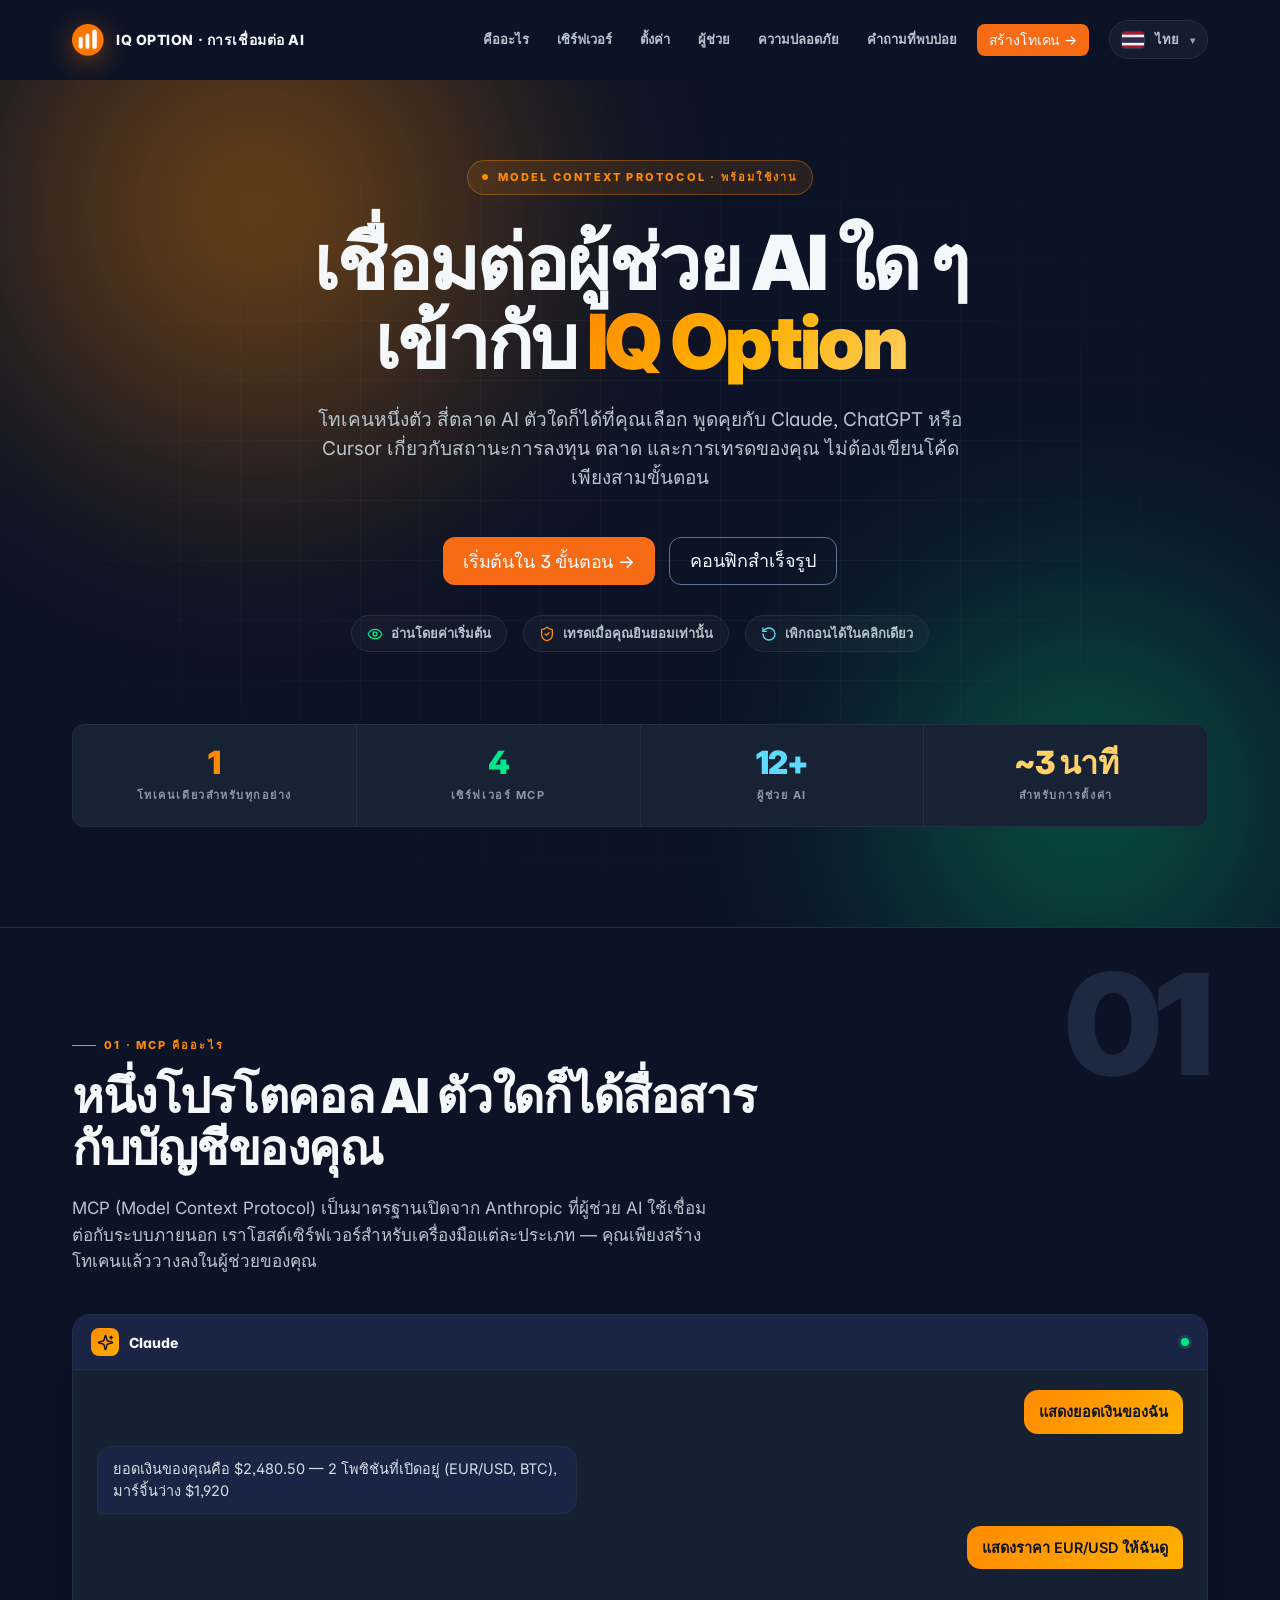
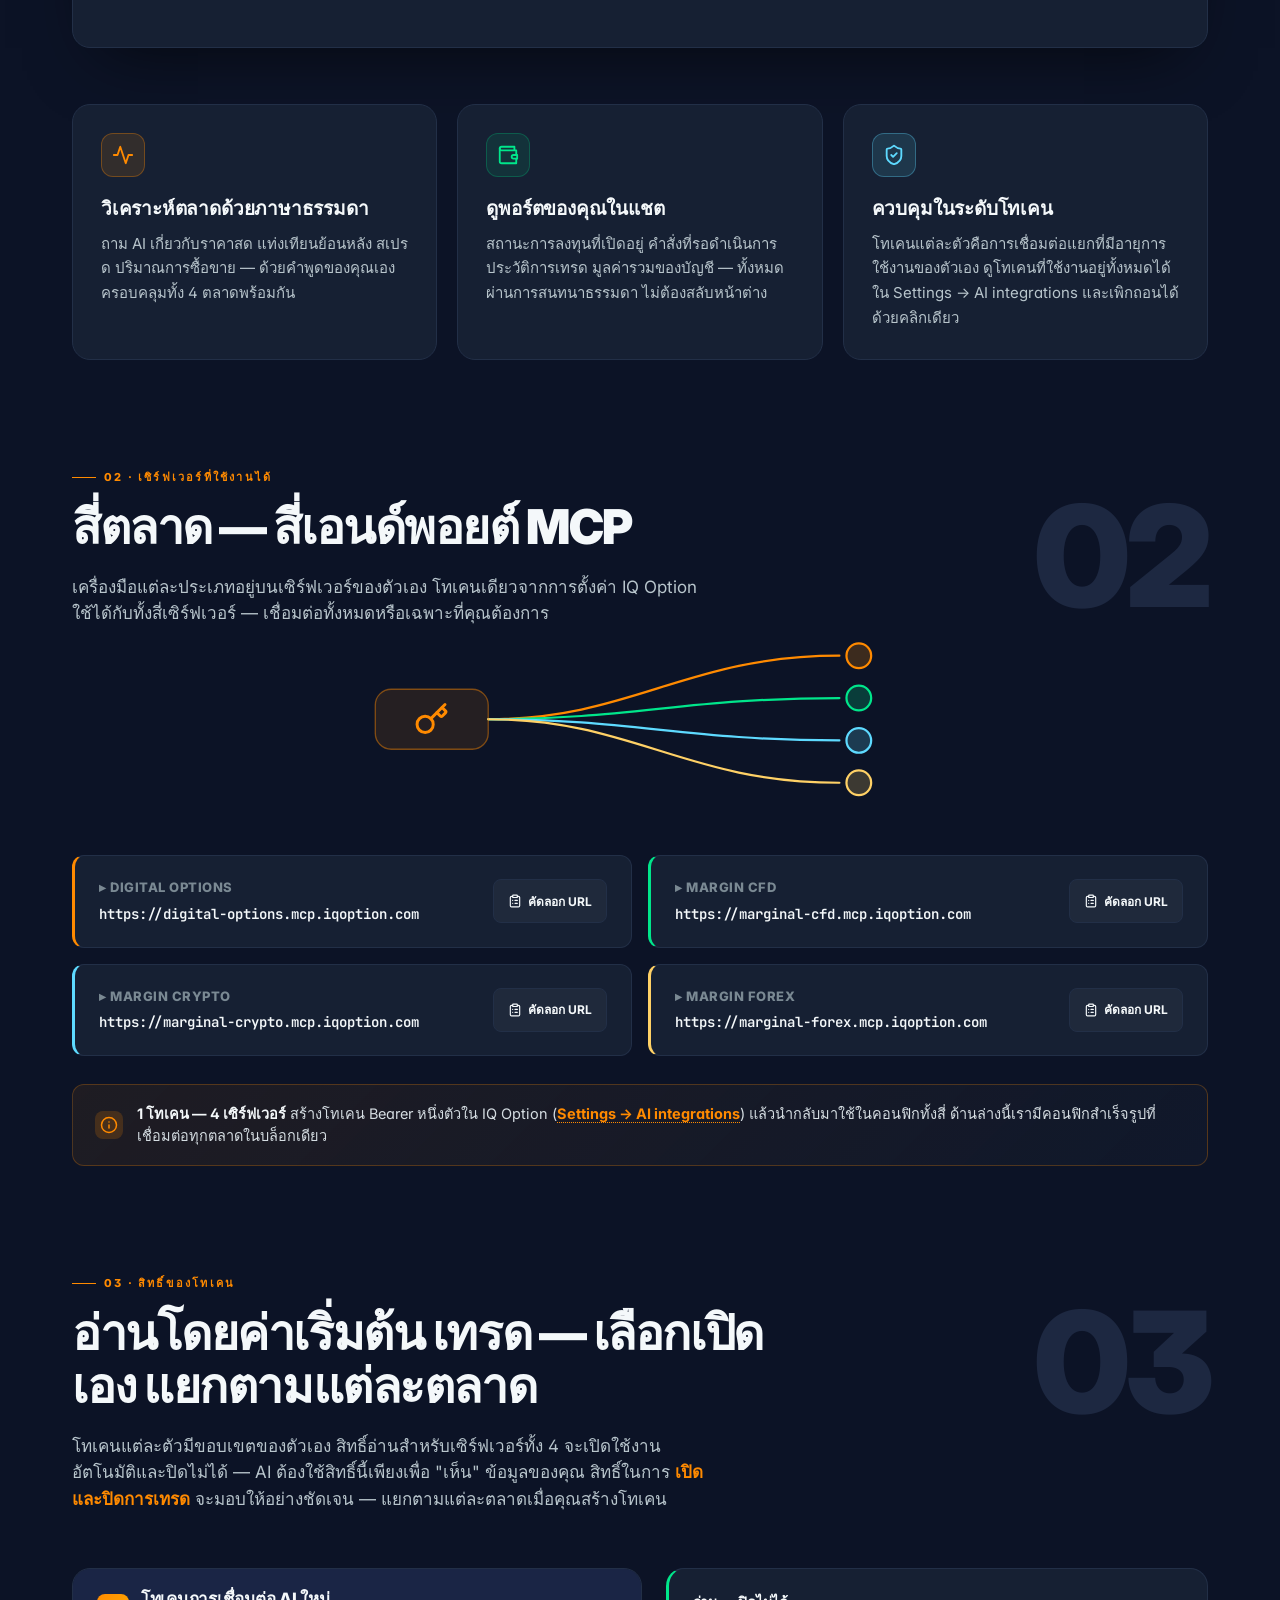
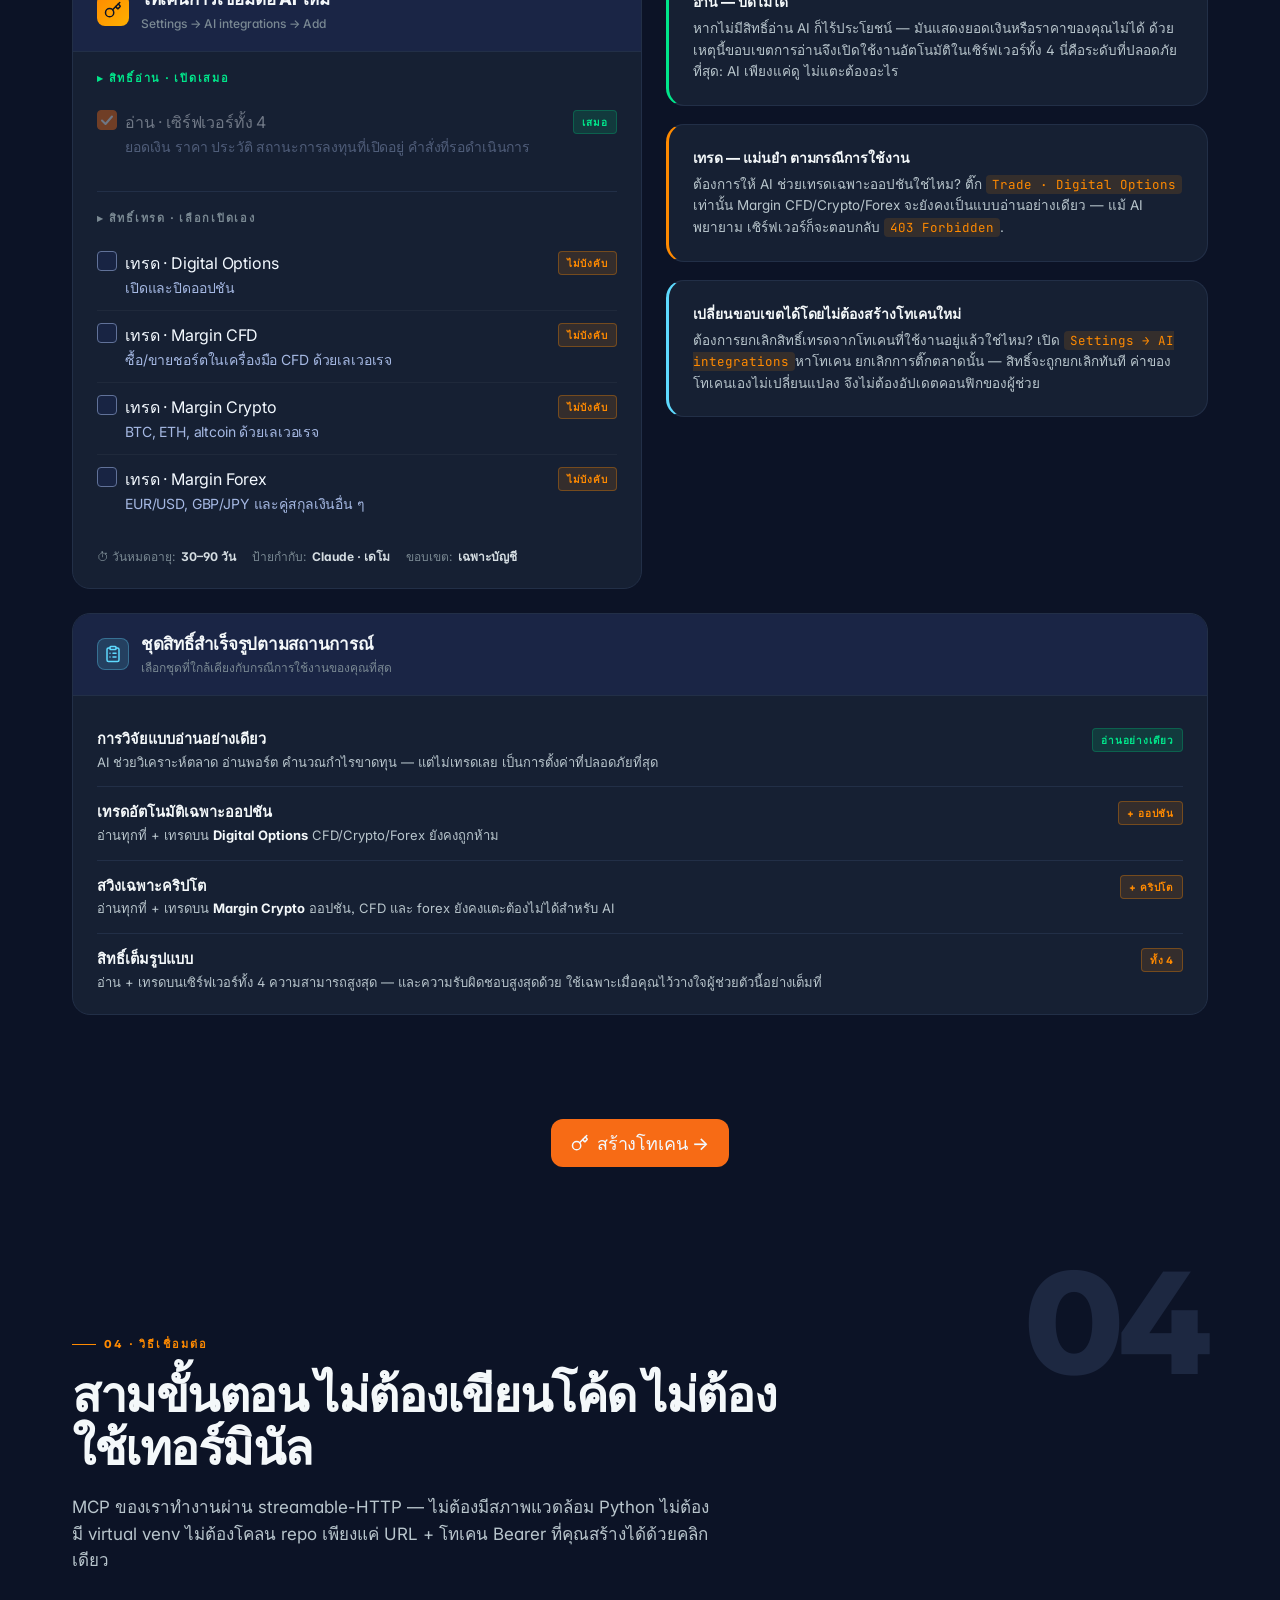
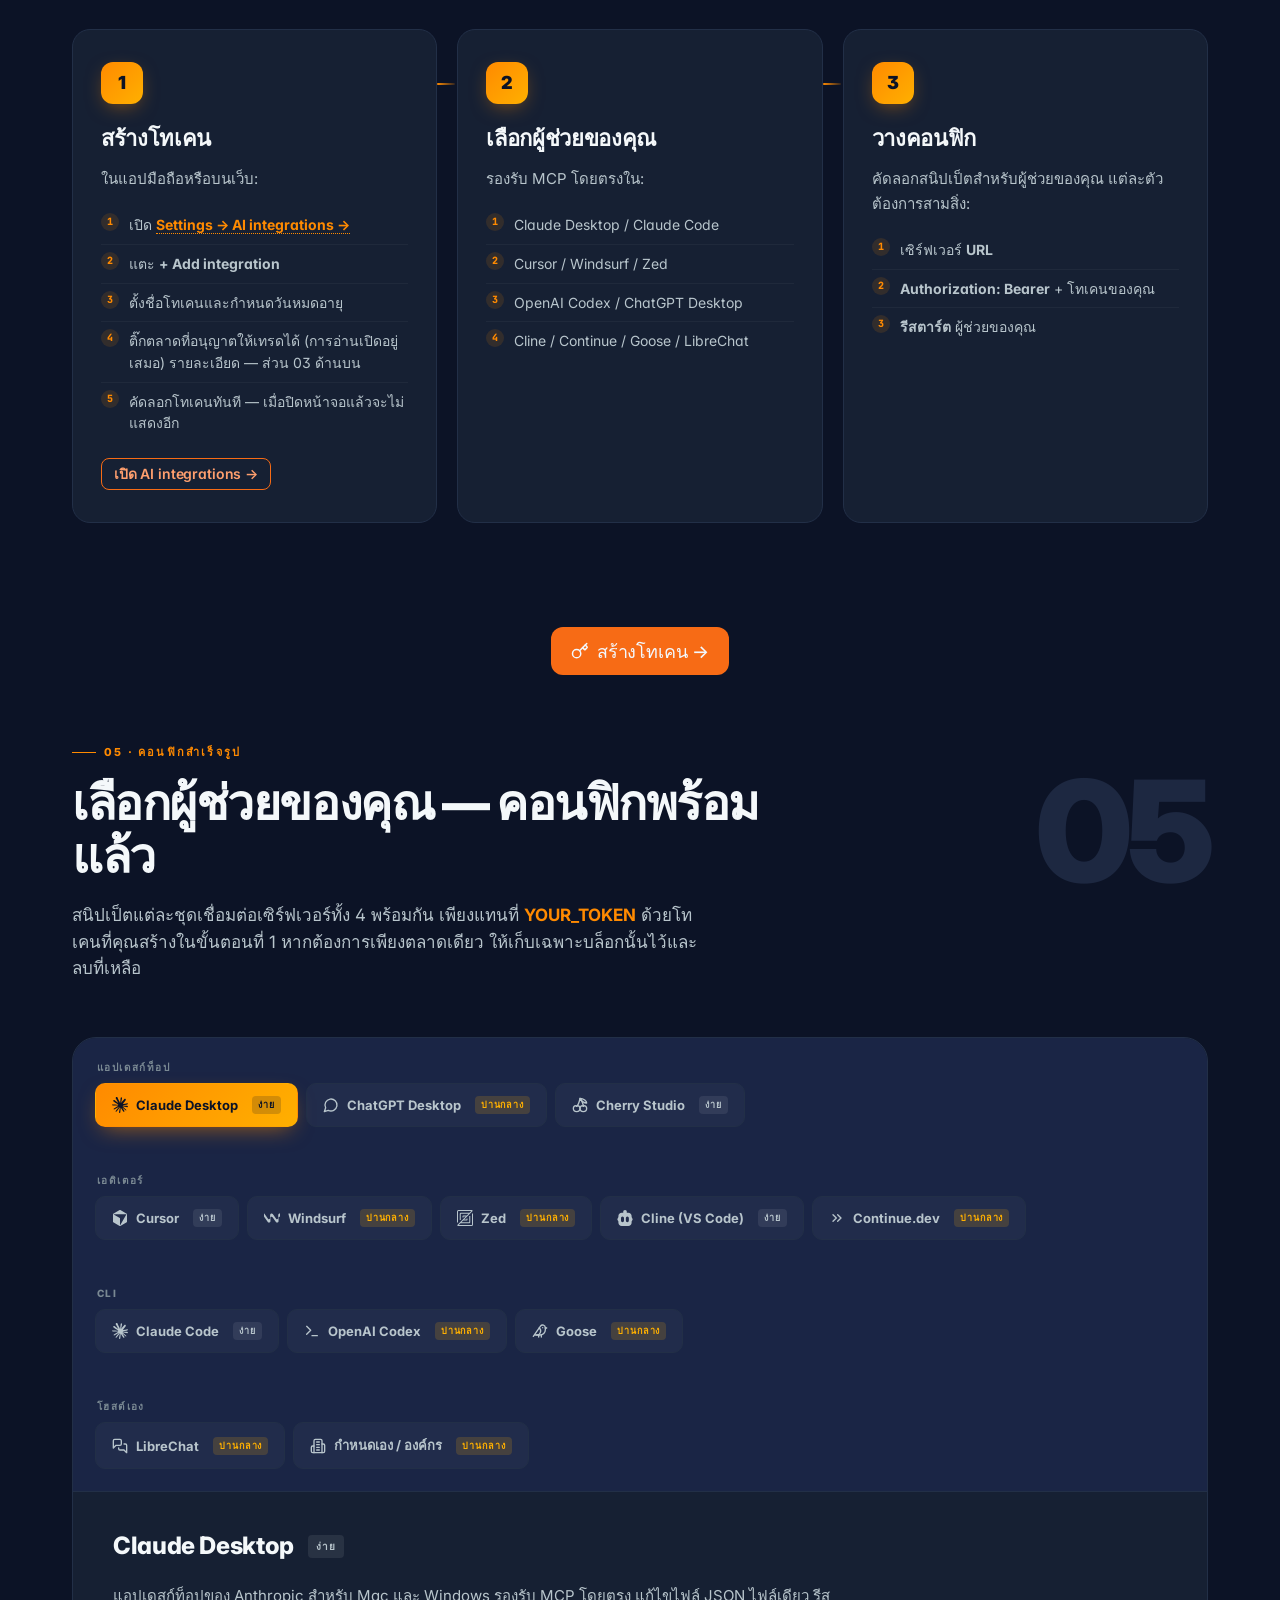
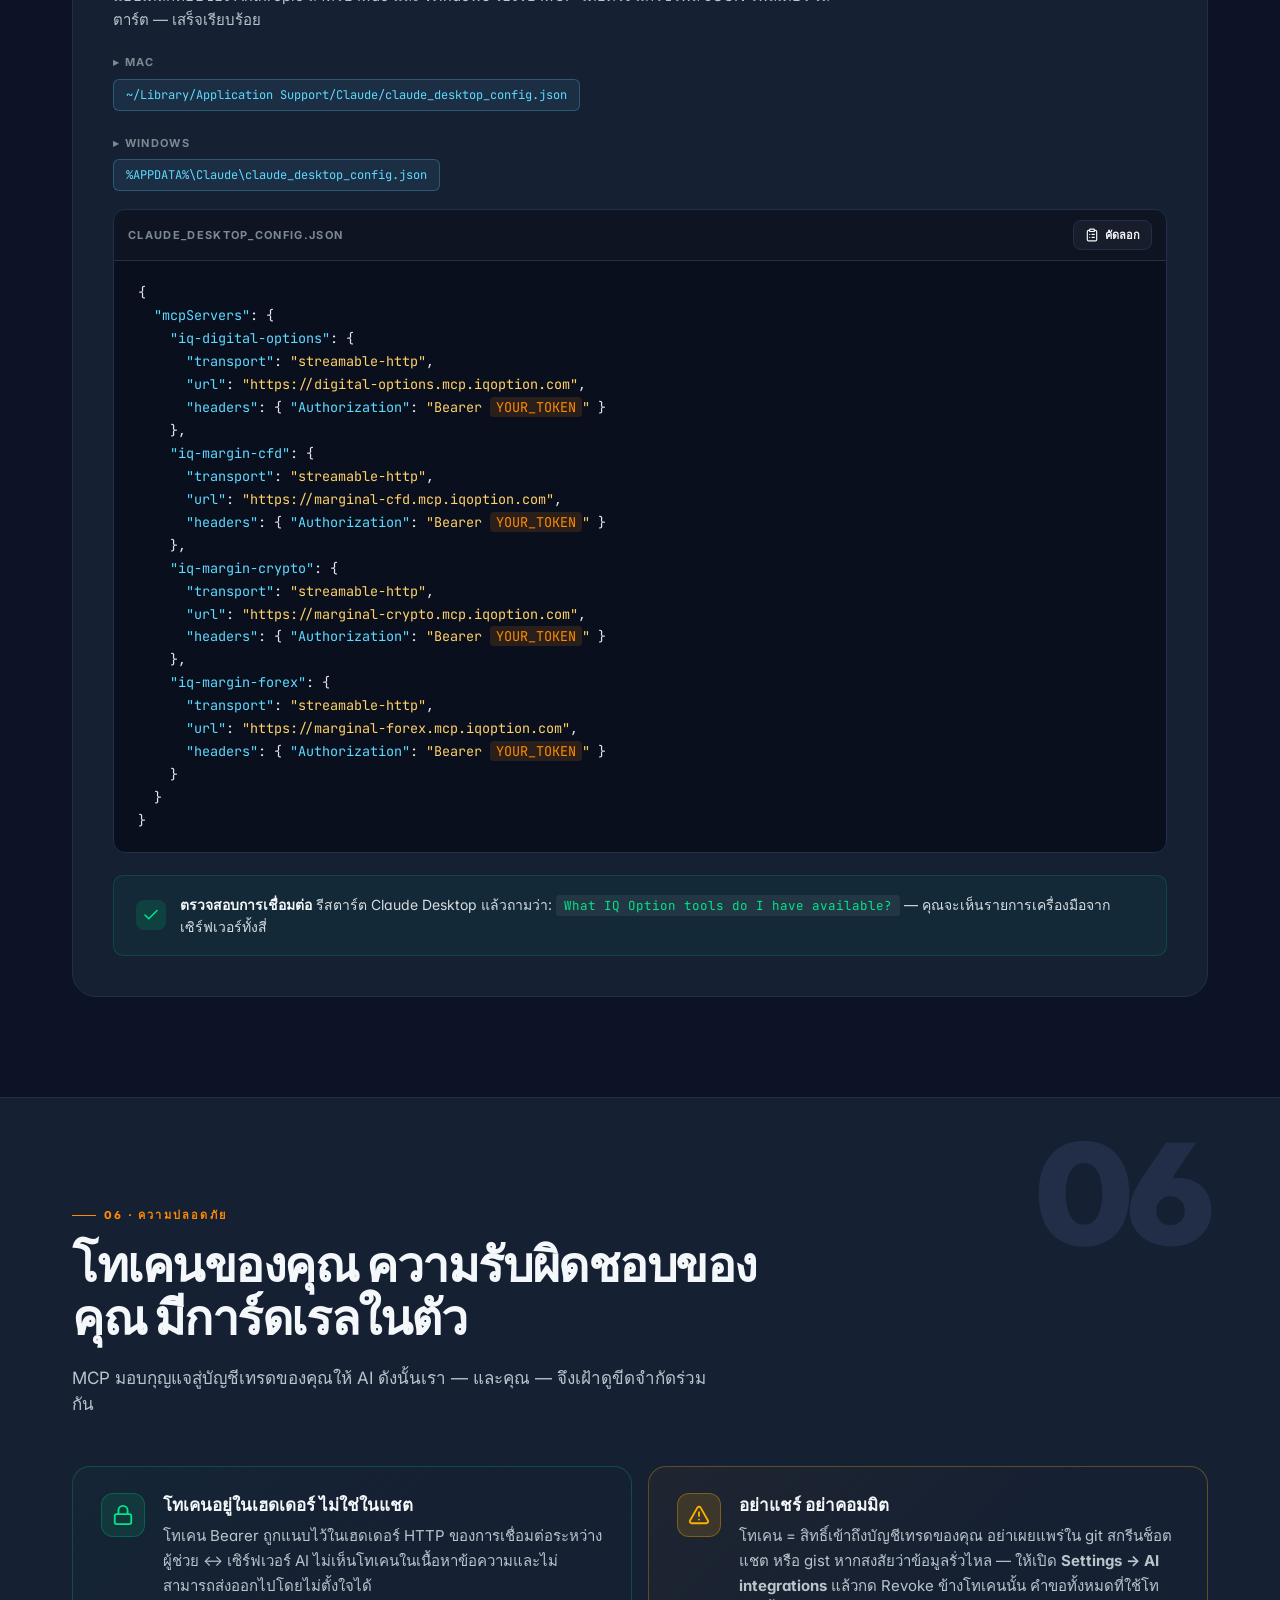
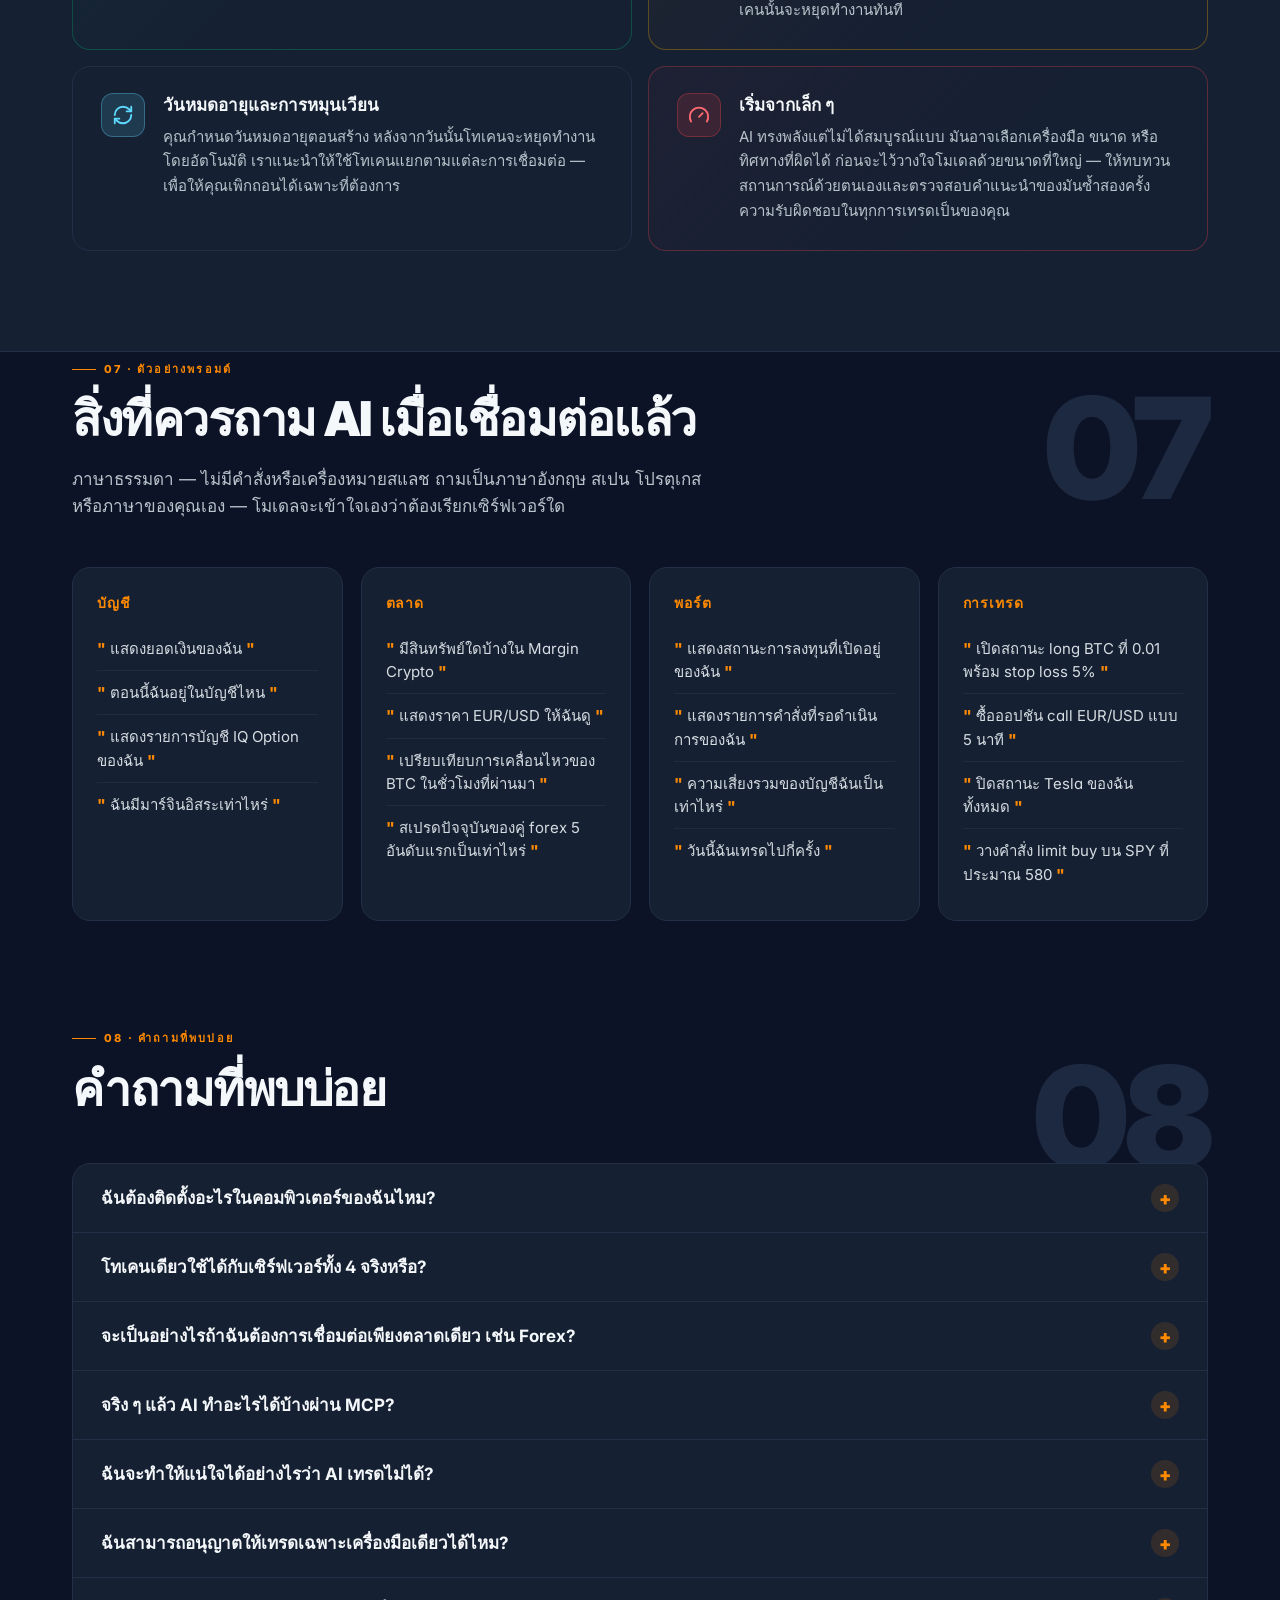
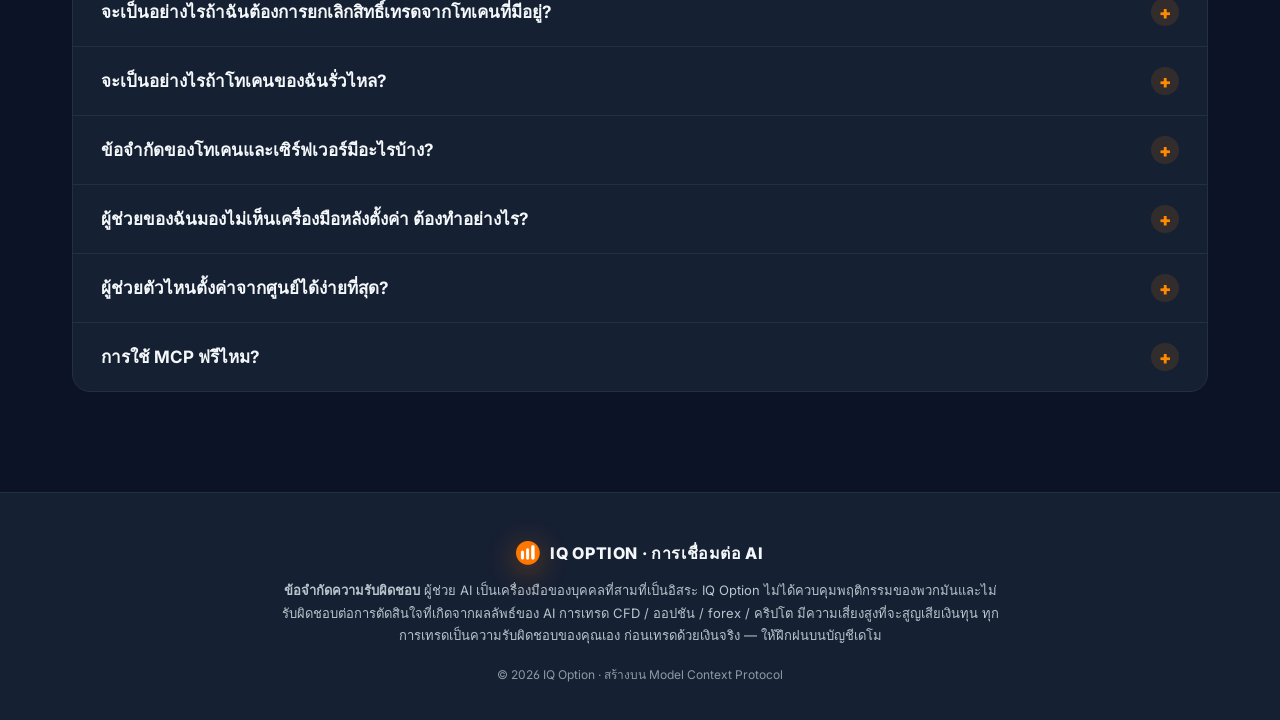
<file: th/index.html>
<!DOCTYPE html>
<html lang="th" dir="ltr">
<head>
<meta charset="UTF-8">
<meta name="viewport" content="width=device-width, initial-scale=1">
<!-- Google Tag Manager -->
<script>(function(w,d,s,l,i){w[l]=w[l]||[];w[l].push({'gtm.start':
new Date().getTime(),event:'gtm.js'});var f=d.getElementsByTagName(s)[0],
j=d.createElement(s),dl=l!='dataLayer'?'&l='+l:'';j.async=true;j.src=
'https://www.googletagmanager.com/gtm.js?id='+i+dl;f.parentNode.insertBefore(j,f);
})(window,document,'script','dataLayer','GTM-W5H54HZ6');</script>
<!-- End Google Tag Manager -->
<title>เชื่อมต่อผู้ช่วย AI ใด ๆ เข้ากับ IQ Option · คู่มือการเชื่อมต่อ MCP</title>
<meta name="description" content="เชื่อมต่อ Claude, ChatGPT, Cursor และผู้ช่วย AI กว่า 12 ตัวเข้ากับบัญชี IQ Option ของคุณผ่าน Model Context Protocol (MCP) ใช้โทเคน Bearer หนึ่งตัวกับเซิร์ฟเวอร์ตลาดสี่แห่ง — digital options, CFD, crypto, forex ไม่ต้องเขียนโค้ด เพียงสามขั้นตอน">
<meta name="keywords" content="IQ Option, MCP, Model Context Protocol, Claude, ChatGPT, Cursor, AI trading assistant, digital options, forex, crypto, CFD, Bearer token">
<meta name="author" content="IQ Option">
<meta name="robots" content="index, follow, max-image-preview:large, max-snippet:-1">
<meta name="theme-color" content="#0C1326">
<link rel="canonical" href="https://iqoptionmcp.com/th/">
<link rel="alternate" hreflang="en" href="https://iqoptionmcp.com/">
<link rel="alternate" hreflang="ar-SA" href="https://iqoptionmcp.com/ar/">
<link rel="alternate" hreflang="th" href="https://iqoptionmcp.com/th/">
<link rel="alternate" hreflang="pt" href="https://iqoptionmcp.com/pt/">
<link rel="alternate" hreflang="es" href="https://iqoptionmcp.com/es/">
<link rel="alternate" hreflang="tl" href="https://iqoptionmcp.com/tl/">
<link rel="alternate" hreflang="id" href="https://iqoptionmcp.com/id/">
<link rel="alternate" hreflang="x-default" href="https://iqoptionmcp.com/">

<!-- Open Graph -->
<meta property="og:type" content="website">
<meta property="og:site_name" content="IQ Option · AI Integrations">
<meta property="og:title" content="เชื่อมต่อผู้ช่วย AI ใด ๆ เข้ากับ IQ Option · คู่มือการเชื่อมต่อ MCP">
<meta property="og:description" content="โทเคนหนึ่งตัว สี่ตลาด AI ตัวใดก็ได้ เชื่อมต่อ Claude, ChatGPT หรือ Cursor เข้ากับ IQ Option ผ่าน MCP ในสามขั้นตอน">
<meta property="og:url" content="https://iqoptionmcp.com/th/">
<meta property="og:image" content="https://iqoptionmcp.com/assets/img/og.png">
<meta property="og:image:width" content="1200">
<meta property="og:image:height" content="630">
<meta property="og:image:alt" content="Connect any AI assistant to your IQ Option account via MCP">
<meta property="og:locale" content="th">

<!-- Twitter -->
<meta name="twitter:card" content="summary_large_image">
<meta name="twitter:title" content="เชื่อมต่อผู้ช่วย AI ใด ๆ เข้ากับ IQ Option ผ่าน MCP">
<meta name="twitter:description" content="โทเคนหนึ่งตัว สี่ตลาด AI ตัวใดก็ได้ Claude, ChatGPT, Cursor — เชื่อมต่อกับ IQ Option ในสามขั้นตอน">
<meta name="twitter:image" content="https://iqoptionmcp.com/assets/img/og.png">

<link rel="icon" type="image/png" href="../assets/img/logo.png">
<link rel="apple-touch-icon" href="../assets/img/logo.png">
<!-- AI ingestion: full guide as plain markdown -->
<link rel="alternate" type="text/markdown" title="llms-full" href="/llms-full.txt">

<link rel="preconnect" href="https://fonts.googleapis.com">
<link rel="preconnect" href="https://fonts.gstatic.com" crossorigin>
<!-- Fonts off the critical path: text paints instantly in a metric-matched fallback, then swaps to Inter -->
<link rel="preload" as="style" href="https://fonts.googleapis.com/css2?family=Inter:wght@400;500;600;700;800;900&family=JetBrains+Mono:wght@400;500;600&display=swap">
<link rel="stylesheet" media="print" onload="this.media='all'" href="https://fonts.googleapis.com/css2?family=Inter:wght@400;500;600;700;800;900&family=JetBrains+Mono:wght@400;500;600&display=swap">
<noscript><link rel="stylesheet" href="https://fonts.googleapis.com/css2?family=Inter:wght@400;500;600;700;800;900&family=JetBrains+Mono:wght@400;500;600&display=swap"></noscript>

<!-- QEDS · Quadcode Enterprise Design System (v1.2-pilot, dark) — self-hosted snapshot -->
<link rel="stylesheet" href="../assets/css/qeds.css">
<link rel="stylesheet" href="../assets/css/tokens.css">
<link rel="stylesheet" href="../assets/css/styles.css">

<!-- Analytics: visits + on-site events (privacy-first, cookieless) -->
<script src="../assets/js/analytics.js" defer></script>

<!-- Structured data for AI answer engines & search -->
<script type="application/ld+json">
{
  "@context": "https://schema.org",
  "@graph": [
    {
      "@type": "WebSite",
      "@id": "https://iqoptionmcp.com/#website",
      "url": "https://iqoptionmcp.com/",
      "name": "IQ Option · AI Integrations",
      "inLanguage": "th",
      "publisher": {
        "@id": "https://iqoptionmcp.com/#org"
      }
    },
    {
      "@type": "Organization",
      "@id": "https://iqoptionmcp.com/#org",
      "name": "IQ Option",
      "url": "https://iqoption.com",
      "logo": "https://iqoptionmcp.com/assets/img/logo.png",
      "sameAs": [
        "https://iqoption.com"
      ]
    },
    {
      "@type": "SoftwareApplication",
      "@id": "https://iqoptionmcp.com/#app",
      "name": "IQ Option AI Integrations (MCP)",
      "applicationCategory": "FinanceApplication",
      "operatingSystem": "Web, macOS, Windows, Linux",
      "inLanguage": "th",
      "description": "โทเคน Bearer หนึ่งตัว เซิร์ฟเวอร์ MCP ตลาดสี่แห่ง (digital options, CFD, crypto, forex) คอนฟิกสำเร็จรูปสำหรับ Claude, ChatGPT, Cursor และผู้ช่วยกว่า 12 ตัว ไม่ต้องเขียนโค้ด เพียงสามขั้นตอน",
      "url": "https://iqoptionmcp.com/",
      "publisher": {
        "@id": "https://iqoptionmcp.com/#org"
      },
      "offers": {
        "@type": "Offer",
        "price": "0",
        "priceCurrency": "USD"
      },
      "featureList": [
        "Read balance, quotes, history and open positions in plain language",
        "Per-market trade permissions (read default, trade opt-in)",
        "Works with Claude, ChatGPT, Cursor and 12+ AI assistants",
        "Four MCP servers: digital options, CFD, crypto, forex"
      ]
    },
    {
      "@type": "TechArticle",
      "@id": "https://iqoptionmcp.com/th/#article",
      "headline": "เชื่อมต่อผู้ช่วย AI ใด ๆ เข้ากับ IQ Option ผ่าน MCP",
      "description": "โทเคน Bearer หนึ่งตัว เซิร์ฟเวอร์ MCP ตลาดสี่แห่ง (digital options, CFD, crypto, forex) คอนฟิกสำเร็จรูปสำหรับ Claude, ChatGPT, Cursor และผู้ช่วยกว่า 12 ตัว ไม่ต้องเขียนโค้ด เพียงสามขั้นตอน",
      "inLanguage": "th",
      "isPartOf": {
        "@id": "https://iqoptionmcp.com/#website"
      },
      "datePublished": "2026-06-09",
      "dateModified": "2026-06-09",
      "image": "https://iqoptionmcp.com/assets/img/og.png",
      "author": {
        "@id": "https://iqoptionmcp.com/#org"
      },
      "publisher": {
        "@id": "https://iqoptionmcp.com/#org"
      },
      "about": {
        "@type": "Thing",
        "name": "Model Context Protocol",
        "sameAs": "https://modelcontextprotocol.io"
      }
    },
    {
      "@type": "HowTo",
      "@id": "https://iqoptionmcp.com/th/#howto",
      "inLanguage": "th",
      "name": "วิธีเชื่อมต่อผู้ช่วย AI เข้ากับ IQ Option",
      "description": "เชื่อมต่อผู้ช่วย AI ที่รองรับ MCP เข้ากับ IQ Option ในสามขั้นตอน",
      "totalTime": "PT3M",
      "step": [
        {
          "@type": "HowToStep",
          "position": 1,
          "url": "https://iqoptionmcp.com/th/#setup",
          "name": "สร้างโทเคน",
          "text": "ในแอปมือถือหรือบนเว็บ: เปิด Settings → AI integrations → แตะ + Add integration ตั้งชื่อโทเคนและกำหนดวันหมดอายุ ติ๊กตลาดที่อนุญาตให้เทรดได้ (การอ่านเปิดอยู่เสมอ) รายละเอียด — ส่วน 03 ด้านบน คัดลอกโทเคนทันที — เมื่อปิดหน้าจอแล้วจะไม่แสดงอีก"
        },
        {
          "@type": "HowToStep",
          "position": 2,
          "url": "https://iqoptionmcp.com/th/#setup",
          "name": "เลือกผู้ช่วยของคุณ",
          "text": "รองรับ MCP โดยตรงใน: Claude Desktop / Claude Code Cursor / Windsurf / Zed OpenAI Codex / ChatGPT Desktop Cline / Continue / Goose / LibreChat"
        },
        {
          "@type": "HowToStep",
          "position": 3,
          "url": "https://iqoptionmcp.com/th/#setup",
          "name": "วางคอนฟิก",
          "text": "คัดลอกสนิปเป็ตสำหรับผู้ช่วยของคุณ แต่ละตัวต้องการสามสิ่ง: เซิร์ฟเวอร์ URL Authorization: Bearer + โทเคนของคุณ รีสตาร์ต ผู้ช่วยของคุณ"
        }
      ]
    },
    {
      "@type": "FAQPage",
      "@id": "https://iqoptionmcp.com/th/#faq",
      "inLanguage": "th",
      "mainEntity": [
        {
          "@type": "Question",
          "name": "ฉันต้องติดตั้งอะไรในคอมพิวเตอร์ของฉันไหม?",
          "acceptedAnswer": {
            "@type": "Answer",
            "text": "ไม่ต้อง เซิร์ฟเวอร์ MCP ของเราโฮสต์โดยเรา — ไม่ต้องโคลน repo ไม่ต้องติดตั้ง Python หรือ venv เพียงแค่ใส่ URL + โทเคน Bearer ในคอนฟิกของผู้ช่วย AI ของคุณ"
          }
        },
        {
          "@type": "Question",
          "name": "โทเคนเดียวใช้ได้กับเซิร์ฟเวอร์ทั้ง 4 จริงหรือ?",
          "acceptedAnswer": {
            "@type": "Answer",
            "text": "ใช่ สร้างโทเคน Bearer หนึ่งตัวใน Settings → AI integrations แล้วใช้ในเฮดเดอร์ Authorization สำหรับทั้งสี่เอนด์พอยต์: digital-options, marginal-cfd, marginal-crypto, marginal-forex"
          }
        },
        {
          "@type": "Question",
          "name": "จะเป็นอย่างไรถ้าฉันต้องการเชื่อมต่อเพียงตลาดเดียว เช่น Forex?",
          "acceptedAnswer": {
            "@type": "Answer",
            "text": "ลบบล็อกอื่น ๆ ออกจากคอนฟิก — เก็บไว้เฉพาะ iq-margin-forex AI จะเห็นเฉพาะเครื่องมือจากเซิร์ฟเวอร์นั้นและจะไม่สามารถแตะต้อง เช่น ออปชัน โดยไม่ตั้งใจได้"
          }
        },
        {
          "@type": "Question",
          "name": "จริง ๆ แล้ว AI ทำอะไรได้บ้างผ่าน MCP?",
          "acceptedAnswer": {
            "@type": "Answer",
            "text": "เซิร์ฟเวอร์แต่ละตัวของเราเปิดเผยรายการเครื่องมือของตัวเอง — คุณสามารถดูชุดเต็มได้ทันทีหลังเชื่อมต่อโดยถามผู้ช่วยว่า: \"คุณมีเครื่องมือ IQ Option อะไรบ้าง?\" โดยรวมแล้วคือการอ่านข้อมูลตลาด พอร์ต และการเทรด รวมถึงเมธอดในการเปิด/ปิดสถานะ เมธอดใดที่ใช้ได้กับโทเคนเฉพาะตัวขึ้นอยู่กับขอบเขตของมัน (อ่าน + เลือกเทรดได้ตามแต่ละตลาด)"
          }
        },
        {
          "@type": "Question",
          "name": "ฉันจะทำให้แน่ใจได้อย่างไรว่า AI เทรดไม่ได้?",
          "acceptedAnswer": {
            "@type": "Answer",
            "text": "ตอนสร้างโทเคนใน Settings → AI integrations เพียง อย่าติ๊ก ช่องทำเครื่องหมาย \"เทรด · …\" ใด ๆ ในสี่ช่องนั้น การอ่านยังคงเปิดอยู่ (ปิดไม่ได้ — AI ต้องใช้) และความพยายามใด ๆ ที่จะเรียกเครื่องมือเทรดจะตอบกลับ 403 Forbidden นี่คือการตั้งค่าที่ปลอดภัยที่สุดสำหรับกรณีการใช้งานเชิงวิจัย"
          }
        },
        {
          "@type": "Question",
          "name": "ฉันสามารถอนุญาตให้เทรดเฉพาะเครื่องมือเดียวได้ไหม?",
          "acceptedAnswer": {
            "@type": "Answer",
            "text": "ได้ ตัวอย่างเช่น ติ๊กเฉพาะ Trade · Margin Crypto — AI จะสามารถเปิด/ปิดสถานะคริปโตได้ แต่ออปชัน, CFD และ forex จะยังคงเป็นแบบอ่านอย่างเดียว มีประโยชน์เมื่อคุณกำลังทดสอบการตั้งค่า AI กับตลาดที่คุณคุ้นเคย"
          }
        },
        {
          "@type": "Question",
          "name": "จะเป็นอย่างไรถ้าฉันต้องการยกเลิกสิทธิ์เทรดจากโทเคนที่มีอยู่?",
          "acceptedAnswer": {
            "@type": "Answer",
            "text": "เปิด Settings → AI integrations หาโทเคนแล้วยกเลิกการติ๊กช่องที่เกี่ยวข้อง (เช่น Trade · Margin CFD ) สิทธิ์จะถูกยกเลิกทันที — เซิร์ฟเวอร์จะเริ่มตอบกลับ 403 Forbidden สำหรับการเรียกเทรดในตลาดนั้น ค่าของโทเคนเองไม่เปลี่ยนแปลง จึงไม่ต้องแตะต้องคอนฟิกของผู้ช่วย"
          }
        },
        {
          "@type": "Question",
          "name": "จะเป็นอย่างไรถ้าโทเคนของฉันรั่วไหล?",
          "acceptedAnswer": {
            "@type": "Answer",
            "text": "ไปที่ Settings → AI integrations หาโทเคนที่ถูกบุกรุกแล้วกด Revoke คำขอทั้งหมดที่ใช้โทเคนนั้นจะหยุดทำงานทันที สร้างโทเคนใหม่แล้วอัปเดตคอนฟิกของผู้ช่วย"
          }
        },
        {
          "@type": "Question",
          "name": "ข้อจำกัดของโทเคนและเซิร์ฟเวอร์มีอะไรบ้าง?",
          "acceptedAnswer": {
            "@type": "Answer",
            "text": "หนึ่งบัญชีสามารถมีโทเคนที่ใช้งานได้หลายตัวพร้อมกัน (ดูได้ในรายการ Active tokens) โทเคนหนึ่งตัวใช้ได้กับเซิร์ฟเวอร์ทั้ง 4 หากต้องการแยกกุญแจตามแต่ละการเชื่อมต่อเพื่อให้เพิกถอนได้ง่ายขึ้น — ให้สร้างหลายตัวและตั้งชื่อที่มีความหมาย"
          }
        },
        {
          "@type": "Question",
          "name": "ผู้ช่วยของฉันมองไม่เห็นเครื่องมือหลังตั้งค่า ต้องทำอย่างไร?",
          "acceptedAnswer": {
            "@type": "Answer",
            "text": "รายการตรวจสอบ: (1) รีสตาร์ตผู้ช่วยอย่างสมบูรณ์ (2) ตรวจสอบให้แน่ใจว่าคัดลอกโทเคนมาโดยไม่มีช่องว่างเกินที่ต้น/ท้าย (3) ตรวจสอบว่า URL ไม่มีเครื่องหมายสแลชต่อท้ายและตรงกับการสมัครสมาชิกของคุณ (4) ตรวจสอบให้แน่ใจว่าเฮดเดอร์ Authorization ขึ้นต้นด้วย Bearer พอดี (สังเกตช่องว่าง) (5) ตรวจสอบบันทึกของผู้ช่วย — โดยปกติจะเป็นข้อผิดพลาดไวยากรณ์ JSON ในคอนฟิก"
          }
        },
        {
          "@type": "Question",
          "name": "ผู้ช่วยตัวไหนตั้งค่าจากศูนย์ได้ง่ายที่สุด?",
          "acceptedAnswer": {
            "@type": "Answer",
            "text": "หากคุณไม่ใช่นักพัฒนา — Claude Desktop หรือ Cherry Studio: ทั้งคู่มี UI ที่จัดการคอนฟิกให้คุณ หากคุณอยู่กับโค้ดเป็นประจำ — Cursor หรือ Claude Code จะรู้สึกเป็นธรรมชาติกว่า"
          }
        },
        {
          "@type": "Question",
          "name": "การใช้ MCP ฟรีไหม?",
          "acceptedAnswer": {
            "@type": "Answer",
            "text": "ในขณะนี้ — ใช่ ฟรีสำหรับลูกค้า IQ Option ทุกคนที่มีบัญชีที่ใช้งานอยู่ คุณจ่ายเฉพาะค่าสมัครสมาชิกผู้ช่วย AI ของคุณเท่านั้น (Claude Pro / ChatGPT Plus ฯลฯ)"
          }
        }
      ]
    }
  ]
}
</script>
</head>
<body>
<!-- Google Tag Manager (noscript) -->
<noscript><iframe src="https://www.googletagmanager.com/ns.html?id=GTM-W5H54HZ6"
height="0" width="0" style="display:none;visibility:hidden"></iframe></noscript>
<!-- End Google Tag Manager (noscript) -->
<!-- ════════════════════════════════════════════════════════════════════
     HERO
     ════════════════════════════════════════════════════════════════════ -->
<a class="skip-link" href="#main">ข้ามไปยังเนื้อหา</a>
<!-- Icon sprite (Lucide) — decorative, locale-neutral -->
<svg aria-hidden="true" focusable="false" height="0" style="position:absolute" width="0">
<symbol id="i-activity" viewBox="0 0 24 24"><path d="M22 12h-4l-3 9L9 3l-3 9H2"></path></symbol>
<symbol id="i-wallet" viewBox="0 0 24 24"><path d="M21 12V7H5a2 2 0 0 1 0-4h14v4"></path><path d="M3 5v14a2 2 0 0 0 2 2h16v-5"></path><path d="M18 12a2 2 0 0 0 0 4h4v-4Z"></path></symbol>
<symbol id="i-shield-check" viewBox="0 0 24 24"><path d="M20 13c0 5-3.5 7.5-7.66 8.95a1 1 0 0 1-.67-.01C7.5 20.5 4 18 4 13V6a1 1 0 0 1 1-1c2 0 4.5-1.2 6.24-2.72a1.17 1.17 0 0 1 1.52 0C14.51 3.81 17 5 19 5a1 1 0 0 1 1 1Z"></path><path d="m9 12 2 2 4-4"></path></symbol>
<symbol id="i-info" viewBox="0 0 24 24"><circle cx="12" cy="12" r="10"></circle><path d="M12 16v-4"></path><path d="M12 8h.01"></path></symbol>
<symbol id="i-key" viewBox="0 0 24 24"><path d="m15.5 7.5 2.3 2.3a1 1 0 0 0 1.4 0l2.1-2.1a1 1 0 0 0 0-1.4L19 4"></path><path d="m21 2-9.6 9.6"></path><circle cx="7.5" cy="15.5" r="5.5"></circle></symbol>
<symbol id="i-clipboard" viewBox="0 0 24 24"><rect height="4" rx="1" width="8" x="8" y="2"></rect><path d="M16 4h2a2 2 0 0 1 2 2v14a2 2 0 0 1-2 2H6a2 2 0 0 1-2-2V6a2 2 0 0 1 2-2h2"></path><path d="M12 11h4"></path><path d="M12 16h4"></path><path d="M8 11h.01"></path><path d="M8 16h.01"></path></symbol>
<symbol id="i-check" viewBox="0 0 24 24"><path d="M20 6 9 17l-5-5"></path></symbol>
<symbol id="i-lock" viewBox="0 0 24 24"><rect height="11" rx="2" width="18" x="3" y="11"></rect><path d="M7 11V7a5 5 0 0 1 10 0v4"></path></symbol>
<symbol id="i-alert" viewBox="0 0 24 24"><path d="m21.73 18-8-14a2 2 0 0 0-3.48 0l-8 14A2 2 0 0 0 4 21h16a2 2 0 0 0 1.73-3Z"></path><path d="M12 9v4"></path><path d="M12 17h.01"></path></symbol>
<symbol id="i-refresh" viewBox="0 0 24 24"><path d="M3 12a9 9 0 0 1 9-9 9.75 9.75 0 0 1 6.74 2.74L21 8"></path><path d="M21 3v5h-5"></path><path d="M21 12a9 9 0 0 1-9 9 9.75 9.75 0 0 1-6.74-2.74L3 16"></path><path d="M3 21v-5h5"></path></symbol>
<symbol id="i-gauge" viewBox="0 0 24 24"><path d="m12 14 4-4"></path><path d="M3.34 19a10 10 0 1 1 17.32 0"></path></symbol>
<symbol id="i-eye" viewBox="0 0 24 24"><path d="M2.06 12.35a1 1 0 0 1 0-.7 10.75 10.75 0 0 1 19.88 0 1 1 0 0 1 0 .7 10.75 10.75 0 0 1-19.88 0"></path><circle cx="12" cy="12" r="3"></circle></symbol>
<symbol id="i-rotate" viewBox="0 0 24 24"><path d="M3 12a9 9 0 1 0 9-9 9.75 9.75 0 0 0-6.74 2.74L3 8"></path><path d="M3 3v5h5"></path></symbol>
<symbol id="i-menu" viewBox="0 0 24 24"><path d="M4 6h16"></path><path d="M4 12h16"></path><path d="M4 18h16"></path></symbol>
<symbol id="i-sparkles" viewBox="0 0 24 24"><path d="M9.94 15.5A2 2 0 0 0 8.5 14.06l-6.14-1.58a.5.5 0 0 1 0-.96L8.5 9.94A2 2 0 0 0 9.94 8.5l1.58-6.14a.5.5 0 0 1 .96 0L14.06 8.5A2 2 0 0 0 15.5 9.94l6.14 1.58a.5.5 0 0 1 0 .96L15.5 14.06a2 2 0 0 0-1.44 1.44l-1.58 6.14a.5.5 0 0 1-.96 0z"></path><path d="M20 3v4"></path><path d="M22 5h-4"></path></symbol>
<symbol id="i-brand-claude" viewBox="0 0 24 24"><path d="m4.7144 15.9555 4.7174-2.6471.079-.2307-.079-.1275h-.2307l-.7893-.0486-2.6956-.0729-2.3375-.0971-2.2646-.1214-.5707-.1215-.5343-.7042.0546-.3522.4797-.3218.686.0608 1.5179.1032 2.2767.1578 1.6514.0972 2.4468.255h.3886l.0546-.1579-.1336-.0971-.1032-.0972L6.973 9.8356l-2.55-1.6879-1.3356-.9714-.7225-.4918-.3643-.4614-.1578-1.0078.6557-.7225.8803.0607.2246.0607.8925.686 1.9064 1.4754 2.4893 1.8336.3643.3035.1457-.1032.0182-.0728-.164-.2733-1.3539-2.4467-1.445-2.4893-.6435-1.032-.17-.6194c-.0607-.255-.1032-.4674-.1032-.7285L6.287.1335 6.6997 0l.9957.1336.419.3642.6192 1.4147 1.0018 2.2282 1.5543 3.0296.4553.8985.2429.8318.091.255h.1579v-.1457l.1275-1.706.2368-2.0947.2307-2.6957.0789-.7589.3764-.9107.7468-.4918.5828.2793.4797.686-.0668.4433-.2853 1.8517-.5586 2.9021-.3643 1.9429h.2125l.2429-.2429.9835-1.3053 1.6514-2.0643.7286-.8196.85-.9046.5464-.4311h1.0321l.759 1.1293-.34 1.1657-1.0625 1.3478-.8804 1.1414-1.2628 1.7-.7893 1.36.0729.1093.1882-.0183 2.8535-.607 1.5421-.2794 1.8396-.3157.8318.3886.091.3946-.3278.8075-1.967.4857-2.3072.4614-3.4364.8136-.0425.0304.0486.0607 1.5482.1457.6618.0364h1.621l3.0175.2247.7892.522.4736.6376-.079.4857-1.2142.6193-1.6393-.3886-3.825-.9107-1.3113-.3279h-.1822v.1093l1.0929 1.0686 2.0035 1.8092 2.5075 2.3314.1275.5768-.3218.4554-.34-.0486-2.2039-1.6575-.85-.7468-1.9246-1.621h-.1275v.17l.4432.6496 2.3436 3.5214.1214 1.0807-.17.3521-.6071.2125-.6679-.1214-1.3721-1.9246L14.38 17.959l-1.1414-1.9428-.1397.079-.674 7.2552-.3156.3703-.7286.2793-.6071-.4614-.3218-.7468.3218-1.4753.3886-1.9246.3157-1.53.2853-1.9004.17-.6314-.0121-.0425-.1397.0182-1.4328 1.9672-2.1796 2.9446-1.7243 1.8456-.4128.164-.7164-.3704.0667-.6618.4008-.5889 2.386-3.0357 1.4389-1.882.929-1.0868-.0062-.1579h-.0546l-6.3385 4.1164-1.1293.1457-.4857-.4554.0608-.7467.2307-.2429 1.9064-1.3114Z"></path></symbol>
<symbol id="i-brand-cursor" viewBox="0 0 24 24"><path d="M11.503.131 1.891 5.678a.84.84 0 0 0-.42.726v11.188c0 .3.162.575.42.724l9.609 5.55a1 1 0 0 0 .998 0l9.61-5.55a.84.84 0 0 0 .42-.724V6.404a.84.84 0 0 0-.42-.726L12.497.131a1.01 1.01 0 0 0-.996 0M2.657 6.338h18.55c.263 0 .43.287.297.515L12.23 22.918c-.062.107-.229.064-.229-.06V12.335a.59.59 0 0 0-.295-.51l-9.11-5.257c-.109-.063-.064-.23.061-.23"></path></symbol>
<symbol id="i-brand-windsurf" viewBox="0 0 24 24"><path d="M23.55 5.067c-1.2038-.002-2.1806.973-2.1806 2.1765v4.8676c0 .972-.8035 1.7594-1.7597 1.7594-.568 0-1.1352-.286-1.4718-.7659l-4.9713-7.1003c-.4125-.5896-1.0837-.941-1.8103-.941-1.1334 0-2.1533.9635-2.1533 2.153v4.8957c0 .972-.7969 1.7594-1.7596 1.7594-.57 0-1.1363-.286-1.4728-.7658L.4076 5.1598C.2822 4.9798 0 5.0688 0 5.2882v4.2452c0 .2147.0656.4228.1884.599l5.4748 7.8183c.3234.462.8006.8052 1.3509.9298 1.3771.313 2.6446-.747 2.6446-2.0977v-4.893c0-.972.7875-1.7593 1.7596-1.7593h.003a1.798 1.798 0 0 1 1.4718.7658l4.9723 7.0994c.4135.5905 1.05.941 1.8093.941 1.1587 0 2.1515-.9645 2.1515-2.153v-4.8948c0-.972.7875-1.7594 1.7596-1.7594h.194a.22.22 0 0 0 .2204-.2202v-4.622a.22.22 0 0 0-.2203-.2203Z"></path></symbol>
<symbol id="i-brand-zed" viewBox="0 0 24 24"><path d="M2.25 1.5a.75.75 0 0 0-.75.75v16.5H0V2.25A2.25 2.25 0 0 1 2.25 0h20.095c1.002 0 1.504 1.212.795 1.92L10.764 14.298h3.486V12.75h1.5v1.922a1.125 1.125 0 0 1-1.125 1.125H9.264l-2.578 2.578h11.689V9h1.5v9.375a1.5 1.5 0 0 1-1.5 1.5H5.185L2.562 22.5H21.75a.75.75 0 0 0 .75-.75V5.25H24v16.5A2.25 2.25 0 0 1 21.75 24H1.655C.653 24 .151 22.788.86 22.08L13.19 9.75H9.75v1.5h-1.5V9.375A1.125 1.125 0 0 1 9.375 8.25h5.314l2.625-2.625H5.625V15h-1.5V5.625a1.5 1.5 0 0 1 1.5-1.5h13.19L21.438 1.5z"></path></symbol>
<symbol id="i-brand-cline" viewBox="0 0 24 24"><path d="m23.365 13.556-1.442-2.895V8.994c0-2.764-2.218-5.002-4.954-5.002h-2.464c.178-.367.276-.779.276-1.213A2.77 2.77 0 0 0 12.018 0a2.77 2.77 0 0 0-2.763 2.779c0 .434.098.846.276 1.213H7.067c-2.736 0-4.954 2.238-4.954 5.002v1.667L.64 13.549c-.149.29-.149.636 0 .927l1.472 2.855v1.667C2.113 21.762 4.33 24 7.067 24h9.902c2.736 0 4.954-2.238 4.954-5.002V17.33l1.44-2.865c.143-.286.143-.622.002-.91m-12.854 2.36a2.27 2.27 0 0 1-2.261 2.273 2.27 2.27 0 0 1-2.261-2.273v-4.042A2.27 2.27 0 0 1 8.249 9.6a2.267 2.267 0 0 1 2.262 2.274zm7.285 0a2.27 2.27 0 0 1-2.26 2.273 2.27 2.27 0 0 1-2.262-2.273v-4.042A2.267 2.267 0 0 1 15.535 9.6a2.267 2.267 0 0 1 2.261 2.274z"></path></symbol>
<symbol id="i-terminal" viewBox="0 0 24 24"><path d="M12 19h8"></path><path d="m4 17 6-6-6-6"></path></symbol>
<symbol id="i-message" viewBox="0 0 24 24"><path d="M7.9 20A9 9 0 1 0 4 16.1L2 22Z"></path></symbol>
<symbol id="i-chevrons-right" viewBox="0 0 24 24"><path d="m6 17 5-5-5-5"></path><path d="m13 17 5-5-5-5"></path></symbol>
<symbol id="i-bird" viewBox="0 0 24 24"><path d="M16 7h.01"></path><path d="M3.4 18H12a8 8 0 0 0 8-8V7a4 4 0 0 0-7.28-2.3L2 20"></path><path d="m20 7 2 .5-2 .5"></path><path d="M10 18v3"></path><path d="M14 17.75V21"></path><path d="M7 18a6 6 0 0 0 3.84-10.61"></path></symbol>
<symbol id="i-cherry" viewBox="0 0 24 24"><path d="M2 17a5 5 0 0 0 10 0c0-2.76-2.5-5-5-3-2.5-2-5 .24-5 3Z"></path><path d="M12 17a5 5 0 0 0 10 0c0-2.76-2.5-5-5-3-2.5-2-5 .24-5 3Z"></path><path d="M7 14c3.22-2.91 4.29-8.75 5-12 1.66 2.38 4.94 9 5 12"></path><path d="M22 9c-4.29 0-7.14-2.33-10-7 5.71 0 10 4.67 10 7Z"></path></symbol>
<symbol id="i-messages" viewBox="0 0 24 24"><path d="M14 9a2 2 0 0 1-2 2H6l-4 4V4a2 2 0 0 1 2-2h8a2 2 0 0 1 2 2z"></path><path d="M18 9h2a2 2 0 0 1 2 2v11l-4-4h-6a2 2 0 0 1-2-2v-1"></path></symbol>
<symbol id="i-building" viewBox="0 0 24 24"><path d="M6 22V4a2 2 0 0 1 2-2h8a2 2 0 0 1 2 2v18Z"></path><path d="M6 12H4a2 2 0 0 0-2 2v6a2 2 0 0 0 2 2h2"></path><path d="M18 9h2a2 2 0 0 1 2 2v9a2 2 0 0 1-2 2h-2"></path><path d="M10 6h4"></path><path d="M10 10h4"></path><path d="M10 14h4"></path><path d="M10 18h4"></path></symbol>
</svg>
<main id="main">
<header class="site-header">
<div class="container">
<nav aria-label="Primary" class="nav">
<div class="logo">
<img alt="IQ Option" class="logo-mark" height="32" src="../assets/img/logo.png" width="32"/>
        IQ OPTION · การเชื่อมต่อ AI
      </div>
<button aria-controls="nav-links" aria-expanded="false" aria-label="Menu" class="nav-toggle" type="button">
<svg aria-hidden="true" class="ic"><use href="#i-menu"></use></svg>
</button>
<div class="nav-links" id="nav-links">
<a href="#what">คืออะไร</a>
<a href="#servers">เซิร์ฟเวอร์</a>
<a href="#setup">ตั้งค่า</a>
<a href="#assistants">ผู้ช่วย</a>
<a href="#safety">ความปลอดภัย</a>
<a href="#faq">คำถามที่พบบ่อย</a>
</div>
<a class="qeds-button nav-cta" data-context="accent" data-cta="nav" data-prominence="primary" data-size="sm" href="https://iqoption.com/en/profile/ai-integration" rel="noopener" target="_blank">
<svg aria-hidden="true" class="ic"><use href="#i-key"></use></svg>
<span class="qeds-button__label">สร้างโทเคน →</span>
</a>
<div class="lang-switch"><button class="lang-toggle" type="button" aria-expanded="false" aria-controls="lang-menu" aria-label="Language"><img class="lang-flag" src="../assets/img/flags/th.png" alt="" width="22" height="16"><span class="lang-current">ไทย</span><span class="lang-caret" aria-hidden="true">▾</span></button><ul class="lang-menu" id="lang-menu" hidden><li><a href="../" hreflang="en" lang="en"><span class="lang-name"><img class="lang-flag" src="../assets/img/flags/gb.png" alt="" width="22" height="16"><span class="lang-label">English</span></span></a></li><li><a href="../ar/" hreflang="ar-SA" lang="ar"><span class="lang-name"><img class="lang-flag" src="../assets/img/flags/sa.png" alt="" width="22" height="16"><span class="lang-label">العربية</span></span></a></li><li><a href="../th/" hreflang="th" lang="th" aria-current="true"><span class="lang-name"><img class="lang-flag" src="../assets/img/flags/th.png" alt="" width="22" height="16"><span class="lang-label">ไทย</span></span></a></li><li><a href="../pt/" hreflang="pt" lang="pt"><span class="lang-name"><img class="lang-flag" src="../assets/img/flags/br.png" alt="" width="22" height="16"><span class="lang-label">Português</span></span></a></li><li><a href="../es/" hreflang="es" lang="es"><span class="lang-name"><img class="lang-flag" src="../assets/img/flags/es.png" alt="" width="22" height="16"><span class="lang-label">Español</span></span></a></li><li><a href="../tl/" hreflang="tl" lang="tl"><span class="lang-name"><img class="lang-flag" src="../assets/img/flags/ph.png" alt="" width="22" height="16"><span class="lang-label">Tagalog</span></span></a></li><li><a href="../id/" hreflang="id" lang="id"><span class="lang-name"><img class="lang-flag" src="../assets/img/flags/id.png" alt="" width="22" height="16"><span class="lang-label">Bahasa Indonesia</span></span></a></li></ul></div></nav>
</div>
</header>
<div class="hero-shell">
<div class="hero-bg"></div>
<div class="hero-grid"></div>
<div class="container">
<div class="hero">
<span class="badge">
<span class="badge-dot"></span>
        Model Context Protocol · พร้อมใช้งาน
      </span>
<h1 class="hero-title">
        เชื่อมต่อผู้ช่วย AI ใด ๆ<br/>
        เข้ากับ <span class="hero-grad">IQ Option</span>
</h1>
<p class="hero-sub">
        โทเคนหนึ่งตัว สี่ตลาด AI ตัวใดก็ได้ที่คุณเลือก พูดคุยกับ Claude, ChatGPT หรือ Cursor เกี่ยวกับสถานะการลงทุน ตลาด และการเทรดของคุณ ไม่ต้องเขียนโค้ด เพียงสามขั้นตอน
      </p>
<div class="hero-cta">
<a class="qeds-button" data-context="accent" data-prominence="primary" data-size="lg" href="#setup">
<span class="qeds-button__label">เริ่มต้นใน 3 ขั้นตอน →</span>
</a>
<a class="qeds-button" data-context="general" data-prominence="tertiary" data-size="lg" href="#assistants">
<span class="qeds-button__label">คอนฟิกสำเร็จรูป</span>
</a>
</div>
<div class="trust-strip">
<span class="trust-chip"><svg aria-hidden="true" class="ic"><use href="#i-eye"></use></svg>อ่านโดยค่าเริ่มต้น</span>
<span class="trust-chip"><svg aria-hidden="true" class="ic"><use href="#i-shield-check"></use></svg>เทรดเมื่อคุณยินยอมเท่านั้น</span>
<span class="trust-chip"><svg aria-hidden="true" class="ic"><use href="#i-rotate"></use></svg>เพิกถอนได้ในคลิกเดียว</span>
</div>
<div class="hero-stats reveal">
<div class="hstat">
<div class="hstat-num">1</div>
<div class="hstat-label">โทเคนเดียวสำหรับทุกอย่าง</div>
</div>
<div class="hstat">
<div class="hstat-num green">4</div>
<div class="hstat-label">เซิร์ฟเวอร์ MCP</div>
</div>
<div class="hstat">
<div class="hstat-num cyan">12+</div>
<div class="hstat-label">ผู้ช่วย AI</div>
</div>
<div class="hstat">
<div class="hstat-num gold">~3 นาที</div>
<div class="hstat-label">สำหรับการตั้งค่า</div>
</div>
</div>
</div>
</div>
</div>
<!-- ════════════════════════════════════════════════════════════════════
     WHAT IS MCP
     ════════════════════════════════════════════════════════════════════ -->
<section data-num="01" id="what">
<div class="container">
<div class="section-eyebrow">01 · MCP คืออะไร</div>
<h2 class="section-title">หนึ่งโปรโตคอล AI ตัวใดก็ได้สื่อสารกับบัญชีของคุณ</h2>
<p class="section-sub">
      MCP (Model Context Protocol) เป็นมาตรฐานเปิดจาก Anthropic ที่ผู้ช่วย AI ใช้เชื่อมต่อกับระบบภายนอก เราโฮสต์เซิร์ฟเวอร์สำหรับเครื่องมือแต่ละประเภท — คุณเพียงสร้างโทเคนแล้ววางลงในผู้ช่วยของคุณ
    </p>
<div aria-label="Example AI conversation" class="chat-mock reveal">
<div class="chat-head">
<span class="chat-avatar"><svg aria-hidden="true" class="ic"><use href="#i-sparkles"></use></svg></span>
<span class="chat-name">Claude</span>
<span aria-hidden="true" class="chat-dot"></span>
</div>
<div class="chat-body">
<div class="chat-msg user"><p>แสดงยอดเงินของฉัน</p></div>
<div class="chat-msg ai"><p>ยอดเงินของคุณคือ $2,480.50 — 2 โพซิชันที่เปิดอยู่ (EUR/USD, BTC), มาร์จิ้นว่าง $1,920</p></div>
<div class="chat-msg user"><p>แสดงราคา EUR/USD ให้ฉันดู</p></div>
<div class="chat-msg ai"><p>EUR/USD ซื้อขายที่ 1.0847 เพิ่มขึ้น 0.12% วันนี้</p></div>
</div>
</div>
<div class="cap-grid">
<div class="cap-card reveal">
<div class="cap-ic orange"><svg aria-hidden="true" class="ic"><use href="#i-activity"></use></svg></div>
<h3>วิเคราะห์ตลาดด้วยภาษาธรรมดา</h3>
<p>ถาม AI เกี่ยวกับราคาสด แท่งเทียนย้อนหลัง สเปรด ปริมาณการซื้อขาย — ด้วยคำพูดของคุณเอง ครอบคลุมทั้ง 4 ตลาดพร้อมกัน</p>
</div>
<div class="cap-card reveal">
<div class="cap-ic green"><svg aria-hidden="true" class="ic"><use href="#i-wallet"></use></svg></div>
<h3>ดูพอร์ตของคุณในแชต</h3>
<p>สถานะการลงทุนที่เปิดอยู่ คำสั่งที่รอดำเนินการ ประวัติการเทรด มูลค่ารวมของบัญชี — ทั้งหมดผ่านการสนทนาธรรมดา ไม่ต้องสลับหน้าต่าง</p>
</div>
<div class="cap-card reveal">
<div class="cap-ic cyan"><svg aria-hidden="true" class="ic"><use href="#i-shield-check"></use></svg></div>
<h3>ควบคุมในระดับโทเคน</h3>
<p>โทเคนแต่ละตัวคือการเชื่อมต่อแยกที่มีอายุการใช้งานของตัวเอง ดูโทเคนที่ใช้งานอยู่ทั้งหมดได้ใน Settings → AI integrations และเพิกถอนได้ด้วยคลิกเดียว</p>
</div>
</div>
</div>
</section>
<!-- ════════════════════════════════════════════════════════════════════
     SERVERS
     ════════════════════════════════════════════════════════════════════ -->
<section data-num="02" id="servers" style="padding-top:0;">
<div class="container">
<div class="section-eyebrow">02 · เซิร์ฟเวอร์ที่ใช้งานได้</div>
<h2 class="section-title">สี่ตลาด — สี่เอนด์พอยต์ MCP</h2>
<p class="section-sub">
      เครื่องมือแต่ละประเภทอยู่บนเซิร์ฟเวอร์ของตัวเอง โทเคนเดียวจากการตั้งค่า IQ Option ใช้ได้กับทั้งสี่เซิร์ฟเวอร์ — เชื่อมต่อทั้งหมดหรือเฉพาะที่คุณต้องการ
    </p>
<div class="token-flow" aria-hidden="true">
<svg viewBox="0 0 680 200" fill="none" role="img" xmlns="http://www.w3.org/2000/svg">
<path class="flow-line c1" pathLength="1" d="M168 100 C 332 100, 392 28, 566 28"></path>
<path class="flow-line c2" pathLength="1" d="M168 100 C 332 100, 392 76, 566 76"></path>
<path class="flow-line c3" pathLength="1" d="M168 100 C 332 100, 392 124, 566 124"></path>
<path class="flow-line c4" pathLength="1" d="M168 100 C 332 100, 392 172, 566 172"></path>
<g class="flow-hub">
<rect x="40" y="66" width="128" height="68" rx="18"></rect>
<use href="#i-key" x="84" y="80" width="40" height="40" class="ic hub-key"></use>
</g>
<g class="flow-node c1"><circle cx="588" cy="28" r="14"></circle></g>
<g class="flow-node c2"><circle cx="588" cy="76" r="14"></circle></g>
<g class="flow-node c3"><circle cx="588" cy="124" r="14"></circle></g>
<g class="flow-node c4"><circle cx="588" cy="172" r="14"></circle></g>
</svg>
</div>
<div class="servers-row">
<div class="srv-card">
<div class="srv-info">
<div class="srv-name">▸ Digital Options</div>
<div class="srv-url">https://digital-options.mcp.iqoption.com</div>
</div>
<button class="copy-btn" data-copy="https://digital-options.mcp.iqoption.com"><svg aria-hidden="true" class="ic"><use href="#i-clipboard"></use></svg> คัดลอก URL</button>
</div>
<div class="srv-card green">
<div class="srv-info">
<div class="srv-name">▸ Margin CFD</div>
<div class="srv-url">https://marginal-cfd.mcp.iqoption.com</div>
</div>
<button class="copy-btn" data-copy="https://marginal-cfd.mcp.iqoption.com"><svg aria-hidden="true" class="ic"><use href="#i-clipboard"></use></svg> คัดลอก URL</button>
</div>
<div class="srv-card cyan">
<div class="srv-info">
<div class="srv-name">▸ Margin Crypto</div>
<div class="srv-url">https://marginal-crypto.mcp.iqoption.com</div>
</div>
<button class="copy-btn" data-copy="https://marginal-crypto.mcp.iqoption.com"><svg aria-hidden="true" class="ic"><use href="#i-clipboard"></use></svg> คัดลอก URL</button>
</div>
<div class="srv-card gold">
<div class="srv-info">
<div class="srv-name">▸ Margin Forex</div>
<div class="srv-url">https://marginal-forex.mcp.iqoption.com</div>
</div>
<button class="copy-btn" data-copy="https://marginal-forex.mcp.iqoption.com"><svg aria-hidden="true" class="ic"><use href="#i-clipboard"></use></svg> คัดลอก URL</button>
</div>
</div>
<div class="one-token-tip">
<div class="info-ic"><svg aria-hidden="true" class="ic"><use href="#i-info"></use></svg></div>
<div>
<strong>1 โทเคน — 4 เซิร์ฟเวอร์</strong> สร้างโทเคน Bearer หนึ่งตัวใน IQ Option (<a href="https://iqoption.com/en/profile/ai-integration" rel="noopener" style="color:var(--accent); font-weight:700; border-bottom:1px dotted var(--accent);" target="_blank">Settings → AI integrations</a>) แล้วนำกลับมาใช้ในคอนฟิกทั้งสี่ ด้านล่างนี้เรามีคอนฟิกสำเร็จรูปที่เชื่อมต่อทุกตลาดในบล็อกเดียว
      </div>
</div>
</div>
</section>
<!-- ════════════════════════════════════════════════════════════════════
     PERMISSIONS · per-instrument trade opt-in
     ════════════════════════════════════════════════════════════════════ -->
<section data-num="03" id="permissions" style="padding-top:0;">
<div class="container">
<div class="section-eyebrow">03 · สิทธิ์ของโทเคน</div>
<h2 class="section-title">อ่านโดยค่าเริ่มต้น เทรด — เลือกเปิดเอง แยกตามแต่ละตลาด</h2>
<p class="section-sub">
      โทเคนแต่ละตัวมีขอบเขตของตัวเอง สิทธิ์อ่านสำหรับเซิร์ฟเวอร์ทั้ง 4 จะเปิดใช้งานอัตโนมัติและปิดไม่ได้ — AI ต้องใช้สิทธิ์นี้เพียงเพื่อ "เห็น" ข้อมูลของคุณ สิทธิ์ในการ <strong style="color:var(--accent);">เปิดและปิดการเทรด</strong> จะมอบให้อย่างชัดเจน — แยกตามแต่ละตลาดเมื่อคุณสร้างโทเคน
    </p>
<div class="perm-shell">
<!-- LEFT: Mockup of the token creation card -->
<div class="perm-card">
<div class="perm-head">
<div class="perm-head-ic"><svg aria-hidden="true" class="ic"><use href="#i-key"></use></svg></div>
<div>
<h3>โทเคนการเชื่อมต่อ AI ใหม่</h3>
<div class="perm-head-sub">Settings → AI integrations → Add</div>
</div>
</div>
<div class="perm-body">
<!-- READ section -->
<div class="perm-section">
<div class="perm-section-label green">▸ สิทธิ์อ่าน · เปิดเสมอ</div>
<div class="perm-row">
<button class="qeds-checkbox" data-checked="checked" data-size="md" disabled="" type="button">
<span class="qeds-checkbox__indicator">
<svg class="qeds-checkbox__icon" data-icon="check" viewBox="0 0 16 16"><path d="M3 8.5L6.5 12 13 4.5" fill="none" stroke="currentColor" stroke-linecap="round" stroke-linejoin="round" stroke-width="2"></path></svg>
</span>
<span class="qeds-checkbox__labels">
<span class="qeds-checkbox__label">อ่าน · เซิร์ฟเวอร์ทั้ง 4</span>
<span class="qeds-checkbox__description">ยอดเงิน ราคา ประวัติ สถานะการลงทุนที่เปิดอยู่ คำสั่งที่รอดำเนินการ</span>
</span>
</button>
<span class="perm-tag always">เสมอ</span>
</div>
</div>
<!-- TRADE section -->
<div class="perm-section">
<div class="perm-section-label">▸ สิทธิ์เทรด · เลือกเปิดเอง</div>
<div class="perm-row">
<button class="qeds-checkbox" data-checked="unchecked" data-size="md" type="button">
<span class="qeds-checkbox__indicator">
<svg class="qeds-checkbox__icon" data-icon="check" viewBox="0 0 16 16"><path d="M3 8.5L6.5 12 13 4.5" fill="none" stroke="currentColor" stroke-linecap="round" stroke-linejoin="round" stroke-width="2"></path></svg>
</span>
<span class="qeds-checkbox__labels">
<span class="qeds-checkbox__label">เทรด · Digital Options</span>
<span class="qeds-checkbox__description">เปิดและปิดออปชัน</span>
</span>
</button>
<span class="perm-tag optional">ไม่บังคับ</span>
</div>
<div class="perm-row">
<button class="qeds-checkbox" data-checked="unchecked" data-size="md" type="button">
<span class="qeds-checkbox__indicator">
<svg class="qeds-checkbox__icon" data-icon="check" viewBox="0 0 16 16"><path d="M3 8.5L6.5 12 13 4.5" fill="none" stroke="currentColor" stroke-linecap="round" stroke-linejoin="round" stroke-width="2"></path></svg>
</span>
<span class="qeds-checkbox__labels">
<span class="qeds-checkbox__label">เทรด · Margin CFD</span>
<span class="qeds-checkbox__description">ซื้อ/ขายชอร์ตในเครื่องมือ CFD ด้วยเลเวอเรจ</span>
</span>
</button>
<span class="perm-tag optional">ไม่บังคับ</span>
</div>
<div class="perm-row">
<button class="qeds-checkbox" data-checked="unchecked" data-size="md" type="button">
<span class="qeds-checkbox__indicator">
<svg class="qeds-checkbox__icon" data-icon="check" viewBox="0 0 16 16"><path d="M3 8.5L6.5 12 13 4.5" fill="none" stroke="currentColor" stroke-linecap="round" stroke-linejoin="round" stroke-width="2"></path></svg>
</span>
<span class="qeds-checkbox__labels">
<span class="qeds-checkbox__label">เทรด · Margin Crypto</span>
<span class="qeds-checkbox__description">BTC, ETH, altcoin ด้วยเลเวอเรจ</span>
</span>
</button>
<span class="perm-tag optional">ไม่บังคับ</span>
</div>
<div class="perm-row">
<button class="qeds-checkbox" data-checked="unchecked" data-size="md" type="button">
<span class="qeds-checkbox__indicator">
<svg class="qeds-checkbox__icon" data-icon="check" viewBox="0 0 16 16"><path d="M3 8.5L6.5 12 13 4.5" fill="none" stroke="currentColor" stroke-linecap="round" stroke-linejoin="round" stroke-width="2"></path></svg>
</span>
<span class="qeds-checkbox__labels">
<span class="qeds-checkbox__label">เทรด · Margin Forex</span>
<span class="qeds-checkbox__description">EUR/USD, GBP/JPY และคู่สกุลเงินอื่น ๆ</span>
</span>
</button>
<span class="perm-tag optional">ไม่บังคับ</span>
</div>
</div>
<div class="perm-meta">
<div class="perm-meta-item">⏱ วันหมดอายุ: <strong>30–90 วัน</strong></div>
<div class="perm-meta-item">ป้ายกำกับ: <strong>Claude · เดโม</strong></div>
<div class="perm-meta-item">ขอบเขต: <strong>เฉพาะบัญชี</strong></div>
</div>
</div>
</div>
<!-- RIGHT: explanatory callouts -->
<div class="perm-aside">
<div class="perm-callout ok">
<h4>อ่าน — ปิดไม่ได้</h4>
<p>หากไม่มีสิทธิ์อ่าน AI ก็ไร้ประโยชน์ — มันแสดงยอดเงินหรือราคาของคุณไม่ได้ ด้วยเหตุนี้ขอบเขตการอ่านจึงเปิดใช้งานอัตโนมัติในเซิร์ฟเวอร์ทั้ง 4 นี่คือระดับที่ปลอดภัยที่สุด: AI เพียงแค่ดู ไม่แตะต้องอะไร</p>
</div>
<div class="perm-callout warn">
<h4>เทรด — แม่นยำ ตามกรณีการใช้งาน</h4>
<p>ต้องการให้ AI ช่วยเทรดเฉพาะออปชันใช่ไหม? ติ๊ก <code>Trade · Digital Options</code> เท่านั้น Margin CFD/Crypto/Forex จะยังคงเป็นแบบอ่านอย่างเดียว — แม้ AI พยายาม เซิร์ฟเวอร์ก็จะตอบกลับ <code>403 Forbidden</code>.</p>
</div>
<div class="perm-callout info">
<h4>เปลี่ยนขอบเขตได้โดยไม่ต้องสร้างโทเคนใหม่</h4>
<p>ต้องการยกเลิกสิทธิ์เทรดจากโทเคนที่ใช้งานอยู่แล้วใช่ไหม? เปิด <code>Settings → AI integrations</code>หาโทเคน ยกเลิกการติ๊กตลาดนั้น — สิทธิ์จะถูกยกเลิกทันที ค่าของโทเคนเองไม่เปลี่ยนแปลง จึงไม่ต้องอัปเดตคอนฟิกของผู้ช่วย</p>
</div>
</div>
</div>
<!-- Recommended scopes for typical scenarios -->
<div class="perm-card" style="margin-top: 24px;">
<div class="perm-head">
<div class="perm-head-ic" style="background: rgba(94,218,255,0.15); color: var(--cyan); border:1px solid rgba(94,218,255,0.32);"><svg aria-hidden="true" class="ic"><use href="#i-clipboard"></use></svg></div>
<div>
<h3>ชุดสิทธิ์สำเร็จรูปตามสถานการณ์</h3>
<div class="perm-head-sub">เลือกชุดที่ใกล้เคียงกับกรณีการใช้งานของคุณที่สุด</div>
</div>
</div>
<div class="perm-body">
<div class="perm-row" style="border-bottom:1px solid var(--border); padding:14px 0;">
<div style="flex:1;">
<div style="font-weight:700; color:var(--text-strong); font-size:14.5px; margin-bottom:3px;">การวิจัยแบบอ่านอย่างเดียว</div>
<div style="font-size:13px; color:var(--text-soft); line-height:1.5;">AI ช่วยวิเคราะห์ตลาด อ่านพอร์ต คำนวณกำไรขาดทุน — แต่ไม่เทรดเลย เป็นการตั้งค่าที่ปลอดภัยที่สุด</div>
</div>
<span class="perm-tag always" style="margin-left:14px;">อ่านอย่างเดียว</span>
</div>
<div class="perm-row" style="border-bottom:1px solid var(--border); padding:14px 0;">
<div style="flex:1;">
<div style="font-weight:700; color:var(--text-strong); font-size:14.5px; margin-bottom:3px;">เทรดอัตโนมัติเฉพาะออปชัน</div>
<div style="font-size:13px; color:var(--text-soft); line-height:1.5;">อ่านทุกที่ + เทรดบน <strong style="color:var(--text-strong);">Digital Options</strong> CFD/Crypto/Forex ยังคงถูกห้าม</div>
</div>
<span class="perm-tag optional" style="margin-left:14px;">+ ออปชัน</span>
</div>
<div class="perm-row" style="border-bottom:1px solid var(--border); padding:14px 0;">
<div style="flex:1;">
<div style="font-weight:700; color:var(--text-strong); font-size:14.5px; margin-bottom:3px;">สวิงเฉพาะคริปโต</div>
<div style="font-size:13px; color:var(--text-soft); line-height:1.5;">อ่านทุกที่ + เทรดบน <strong style="color:var(--text-strong);">Margin Crypto</strong> ออปชัน, CFD และ forex ยังคงแตะต้องไม่ได้สำหรับ AI</div>
</div>
<span class="perm-tag optional" style="margin-left:14px;">+ คริปโต</span>
</div>
<div class="perm-row" style="padding:14px 0 0;">
<div style="flex:1;">
<div style="font-weight:700; color:var(--text-strong); font-size:14.5px; margin-bottom:3px;">สิทธิ์เต็มรูปแบบ</div>
<div style="font-size:13px; color:var(--text-soft); line-height:1.5;">อ่าน + เทรดบนเซิร์ฟเวอร์ทั้ง 4 ความสามารถสูงสุด — และความรับผิดชอบสูงสุดด้วย ใช้เฉพาะเมื่อคุณไว้วางใจผู้ช่วยตัวนี้อย่างเต็มที่</div>
</div>
<span class="perm-tag optional" style="margin-left:14px;">ทั้ง 4</span>
</div>
</div>
</div>
</div>
</section>
<!-- ════════════════════════════════════════════════════════════════════
     SETUP STEPS
     ════════════════════════════════════════════════════════════════════ -->
<div class="cta-band">
<a class="qeds-button" data-context="accent" data-cta="mid" data-prominence="primary" data-size="lg" href="https://iqoption.com/en/profile/ai-integration" rel="noopener" target="_blank">
<svg aria-hidden="true" class="ic"><use href="#i-key"></use></svg>
<span class="qeds-button__label">สร้างโทเคน →</span>
</a>
</div>
<section data-num="04" id="setup">
<div class="container">
<div class="section-eyebrow">04 · วิธีเชื่อมต่อ</div>
<h2 class="section-title">สามขั้นตอน ไม่ต้องเขียนโค้ด ไม่ต้องใช้เทอร์มินัล</h2>
<p class="section-sub">
      MCP ของเราทำงานผ่าน streamable-HTTP — ไม่ต้องมีสภาพแวดล้อม Python ไม่ต้องมี virtual venv ไม่ต้องโคลน repo เพียงแค่ URL + โทเคน Bearer ที่คุณสร้างได้ด้วยคลิกเดียว
    </p>
<div class="steps">
<div class="step reveal">
<div class="step-num">1</div>
<h3>สร้างโทเคน</h3>
<p>ในแอปมือถือหรือบนเว็บ:</p>
<ol>
<li>เปิด <a href="https://iqoption.com/en/profile/ai-integration" rel="noopener" style="color:var(--accent); font-weight:700; border-bottom:1px dotted var(--accent);" target="_blank"><strong>Settings → AI integrations →</strong></a></li>
<li>แตะ <strong>+ Add integration</strong></li>
<li>ตั้งชื่อโทเคนและกำหนดวันหมดอายุ</li>
<li>ติ๊กตลาดที่อนุญาตให้เทรดได้ (การอ่านเปิดอยู่เสมอ) รายละเอียด — ส่วน 03 ด้านบน</li>
<li>คัดลอกโทเคนทันที — เมื่อปิดหน้าจอแล้วจะไม่แสดงอีก</li>
</ol>
<a class="qeds-button" data-context="accent" data-prominence="tertiary" data-size="sm" href="https://iqoption.com/en/profile/ai-integration" rel="noopener" style="margin-top:16px;" target="_blank">
<span class="qeds-button__label">เปิด AI integrations →</span>
</a>
</div>
<div class="step reveal">
<div class="step-num">2</div>
<h3>เลือกผู้ช่วยของคุณ</h3>
<p>รองรับ MCP โดยตรงใน:</p>
<ol>
<li>Claude Desktop / Claude Code</li>
<li>Cursor / Windsurf / Zed</li>
<li>OpenAI Codex / ChatGPT Desktop</li>
<li>Cline / Continue / Goose / LibreChat</li>
</ol>
</div>
<div class="step reveal">
<div class="step-num">3</div>
<h3>วางคอนฟิก</h3>
<p>คัดลอกสนิปเป็ตสำหรับผู้ช่วยของคุณ แต่ละตัวต้องการสามสิ่ง:</p>
<ol>
<li>เซิร์ฟเวอร์ <strong>URL</strong></li>
<li><strong>Authorization: Bearer</strong> + โทเคนของคุณ</li>
<li><strong>รีสตาร์ต</strong> ผู้ช่วยของคุณ</li>
</ol>
</div>
</div>
</div>
</section>
<!-- ════════════════════════════════════════════════════════════════════
     ASSISTANT PICKER
     ════════════════════════════════════════════════════════════════════ -->
<div class="cta-band">
<a class="qeds-button" data-context="accent" data-cta="mid" data-prominence="primary" data-size="lg" href="https://iqoption.com/en/profile/ai-integration" rel="noopener" target="_blank">
<svg aria-hidden="true" class="ic"><use href="#i-key"></use></svg>
<span class="qeds-button__label">สร้างโทเคน →</span>
</a>
</div>
<section data-num="05" id="assistants" style="padding-top:0;">
<div class="container">
<div class="section-eyebrow">05 · คอนฟิกสำเร็จรูป</div>
<h2 class="section-title">เลือกผู้ช่วยของคุณ — คอนฟิกพร้อมแล้ว</h2>
<p class="section-sub">
      สนิปเป็ตแต่ละชุดเชื่อมต่อเซิร์ฟเวอร์ทั้ง 4 พร้อมกัน เพียงแทนที่ <span style="color:var(--accent);font-weight:700">YOUR_TOKEN</span> ด้วยโทเคนที่คุณสร้างในขั้นตอนที่ 1 หากต้องการเพียงตลาดเดียว ให้เก็บเฉพาะบล็อกนั้นไว้และลบที่เหลือ
    </p>
<div class="picker-shell">
<div class="picker-tabs" id="picker-tabs">
<span aria-hidden="true" class="pt-group" role="presentation">แอปเดสก์ท็อป</span>
<button class="pt active" data-tab="claude-desktop"><svg aria-hidden="true" class="ic pt-logo ic-brand"><use href="#i-brand-claude"></use></svg> Claude Desktop <span class="pt-diff">ง่าย</span></button>
<button class="pt" data-tab="chatgpt"><svg aria-hidden="true" class="ic pt-logo"><use href="#i-message"></use></svg> ChatGPT Desktop <span class="pt-diff med">ปานกลาง</span></button>
<button class="pt" data-tab="cherry"><svg aria-hidden="true" class="ic pt-logo"><use href="#i-cherry"></use></svg> Cherry Studio <span class="pt-diff">ง่าย</span></button>
<span aria-hidden="true" class="pt-group" role="presentation">เอดิเตอร์</span>
<button class="pt" data-tab="cursor"><svg aria-hidden="true" class="ic pt-logo ic-brand"><use href="#i-brand-cursor"></use></svg> Cursor <span class="pt-diff">ง่าย</span></button>
<button class="pt" data-tab="windsurf"><svg aria-hidden="true" class="ic pt-logo ic-brand"><use href="#i-brand-windsurf"></use></svg> Windsurf <span class="pt-diff med">ปานกลาง</span></button>
<button class="pt" data-tab="zed"><svg aria-hidden="true" class="ic pt-logo ic-brand"><use href="#i-brand-zed"></use></svg> Zed <span class="pt-diff med">ปานกลาง</span></button>
<button class="pt" data-tab="cline"><svg aria-hidden="true" class="ic pt-logo ic-brand"><use href="#i-brand-cline"></use></svg> Cline (VS Code) <span class="pt-diff">ง่าย</span></button>
<button class="pt" data-tab="continue"><svg aria-hidden="true" class="ic pt-logo"><use href="#i-chevrons-right"></use></svg> Continue.dev <span class="pt-diff med">ปานกลาง</span></button>
<span aria-hidden="true" class="pt-group" role="presentation">CLI</span>
<button class="pt" data-tab="claude-code"><svg aria-hidden="true" class="ic pt-logo ic-brand"><use href="#i-brand-claude"></use></svg> Claude Code <span class="pt-diff">ง่าย</span></button>
<button class="pt" data-tab="codex"><svg aria-hidden="true" class="ic pt-logo"><use href="#i-terminal"></use></svg> OpenAI Codex <span class="pt-diff med">ปานกลาง</span></button>
<button class="pt" data-tab="goose"><svg aria-hidden="true" class="ic pt-logo"><use href="#i-bird"></use></svg> Goose <span class="pt-diff med">ปานกลาง</span></button>
<span aria-hidden="true" class="pt-group" role="presentation">โฮสต์เอง</span>
<button class="pt" data-tab="librechat"><svg aria-hidden="true" class="ic pt-logo"><use href="#i-messages"></use></svg> LibreChat <span class="pt-diff med">ปานกลาง</span></button>
<button class="pt" data-tab="custom"><svg aria-hidden="true" class="ic pt-logo"><use href="#i-building"></use></svg> กำหนดเอง / องค์กร <span class="pt-diff med">ปานกลาง</span></button>
</div>
<div class="picker-body" id="picker-body">
<!-- ============ CLAUDE DESKTOP ============ -->
<div class="pb-tab active" data-tab="claude-desktop">
<div class="pb-head">
<h3>Claude Desktop</h3>
<span class="pt-diff">ง่าย</span>
</div>
<div class="pb-desc">
            แอปเดสก์ท็อปของ Anthropic สำหรับ Mac และ Windows รองรับ MCP โดยตรง แก้ไขไฟล์ JSON ไฟล์เดียว รีสตาร์ต — เสร็จเรียบร้อย
          </div>
<div class="pb-platform">▸ Mac</div>
<div class="pb-path">~/Library/Application Support/Claude/claude_desktop_config.json</div>
<div class="pb-platform">▸ Windows</div>
<div class="pb-path">%APPDATA%\Claude\claude_desktop_config.json</div>
<div class="code-block">
<div class="code-head">
<span>claude_desktop_config.json</span>
<button class="copy-btn" data-copy-code=""><svg aria-hidden="true" class="ic"><use href="#i-clipboard"></use></svg> คัดลอก</button>
</div>
<pre><code>{
  <span class="tk-key">"mcpServers"</span>: {
    <span class="tk-key">"iq-digital-options"</span>: {
      <span class="tk-key">"transport"</span>: <span class="tk-str">"streamable-http"</span>,
      <span class="tk-key">"url"</span>: <span class="tk-str">"https://digital-options.mcp.iqoption.com"</span>,
      <span class="tk-key">"headers"</span>: { <span class="tk-key">"Authorization"</span>: <span class="tk-str">"Bearer <span class="tk-token">YOUR_TOKEN</span>"</span> }
    },
    <span class="tk-key">"iq-margin-cfd"</span>: {
      <span class="tk-key">"transport"</span>: <span class="tk-str">"streamable-http"</span>,
      <span class="tk-key">"url"</span>: <span class="tk-str">"https://marginal-cfd.mcp.iqoption.com"</span>,
      <span class="tk-key">"headers"</span>: { <span class="tk-key">"Authorization"</span>: <span class="tk-str">"Bearer <span class="tk-token">YOUR_TOKEN</span>"</span> }
    },
    <span class="tk-key">"iq-margin-crypto"</span>: {
      <span class="tk-key">"transport"</span>: <span class="tk-str">"streamable-http"</span>,
      <span class="tk-key">"url"</span>: <span class="tk-str">"https://marginal-crypto.mcp.iqoption.com"</span>,
      <span class="tk-key">"headers"</span>: { <span class="tk-key">"Authorization"</span>: <span class="tk-str">"Bearer <span class="tk-token">YOUR_TOKEN</span>"</span> }
    },
    <span class="tk-key">"iq-margin-forex"</span>: {
      <span class="tk-key">"transport"</span>: <span class="tk-str">"streamable-http"</span>,
      <span class="tk-key">"url"</span>: <span class="tk-str">"https://marginal-forex.mcp.iqoption.com"</span>,
      <span class="tk-key">"headers"</span>: { <span class="tk-key">"Authorization"</span>: <span class="tk-str">"Bearer <span class="tk-token">YOUR_TOKEN</span>"</span> }
    }
  }
}</code></pre>
</div>
<div class="pb-test">
<div class="pb-test-ic"><svg aria-hidden="true" class="ic"><use href="#i-check"></use></svg></div>
<div class="pb-test-text">
<strong>ตรวจสอบการเชื่อมต่อ</strong> รีสตาร์ต Claude Desktop แล้วถามว่า: <code>What IQ Option tools do I have available?</code> — คุณจะเห็นรายการเครื่องมือจากเซิร์ฟเวอร์ทั้งสี่
            </div>
</div>
</div>
<!-- ============ CLAUDE CODE ============ -->
<div class="pb-tab" data-tab="claude-code">
<div class="pb-head">
<h3>Claude Code (CLI)</h3>
<span class="pt-diff">ง่าย</span>
</div>
<div class="pb-desc">
            AI บนเทอร์มินัลของ Anthropic หนึ่งคำสั่งเชลล์ต่อหนึ่งเซิร์ฟเวอร์ ไม่ต้องมีไฟล์คอนฟิก — ทุกอย่างผ่าน CLI
          </div>
<div class="code-block">
<div class="code-head">
<span>เทอร์มินัล · เพิ่มเซิร์ฟเวอร์ 4 ตัว</span>
<button class="copy-btn" data-copy-code=""><svg aria-hidden="true" class="ic"><use href="#i-clipboard"></use></svg> คัดลอก</button>
</div>
<pre><code><span class="tk-cmt"># Digital Options</span>
claude mcp add --transport http iq-digital-options \
  https://digital-options.mcp.iqoption.com \
  --header <span class="tk-str">"Authorization: Bearer <span class="tk-token">YOUR_TOKEN</span>"</span>

<span class="tk-cmt"># Margin CFD</span>
claude mcp add --transport http iq-margin-cfd \
  https://marginal-cfd.mcp.iqoption.com \
  --header <span class="tk-str">"Authorization: Bearer <span class="tk-token">YOUR_TOKEN</span>"</span>

<span class="tk-cmt"># Margin Crypto</span>
claude mcp add --transport http iq-margin-crypto \
  https://marginal-crypto.mcp.iqoption.com \
  --header <span class="tk-str">"Authorization: Bearer <span class="tk-token">YOUR_TOKEN</span>"</span>

<span class="tk-cmt"># Margin Forex</span>
claude mcp add --transport http iq-margin-forex \
  https://marginal-forex.mcp.iqoption.com \
  --header <span class="tk-str">"Authorization: Bearer <span class="tk-token">YOUR_TOKEN</span>"</span></code></pre>
</div>
<div class="pb-test">
<div class="pb-test-ic"><svg aria-hidden="true" class="ic"><use href="#i-check"></use></svg></div>
<div class="pb-test-text">
<strong>ตรวจสอบ</strong> รัน <code>claude mcp list</code> — คุณควรเห็น 4 บรรทัดที่มีสถานะ ✓ เชื่อมต่อแล้ว
            </div>
</div>
</div>
<!-- ============ CURSOR ============ -->
<div class="pb-tab" data-tab="cursor">
<div class="pb-head">
<h3>Cursor</h3>
<span class="pt-diff">ง่าย</span>
</div>
<div class="pb-desc">
            โปรแกรมแก้ไขโค้ดที่เน้น AI Settings → MCP → แก้ไข <code>mcp.json</code> โดยตรงหรือผ่าน UI
          </div>
<div class="pb-platform">▸ Mac · Linux</div>
<div class="pb-path">~/.cursor/mcp.json</div>
<div class="pb-platform">▸ Windows</div>
<div class="pb-path">%USERPROFILE%\.cursor\mcp.json</div>
<div class="code-block">
<div class="code-head">
<span>mcp.json</span>
<button class="copy-btn" data-copy-code=""><svg aria-hidden="true" class="ic"><use href="#i-clipboard"></use></svg> คัดลอก</button>
</div>
<pre><code>{
  <span class="tk-key">"mcpServers"</span>: {
    <span class="tk-key">"iq-digital-options"</span>: {
      <span class="tk-key">"url"</span>: <span class="tk-str">"https://digital-options.mcp.iqoption.com"</span>,
      <span class="tk-key">"headers"</span>: { <span class="tk-key">"Authorization"</span>: <span class="tk-str">"Bearer <span class="tk-token">YOUR_TOKEN</span>"</span> }
    },
    <span class="tk-key">"iq-margin-cfd"</span>: {
      <span class="tk-key">"url"</span>: <span class="tk-str">"https://marginal-cfd.mcp.iqoption.com"</span>,
      <span class="tk-key">"headers"</span>: { <span class="tk-key">"Authorization"</span>: <span class="tk-str">"Bearer <span class="tk-token">YOUR_TOKEN</span>"</span> }
    },
    <span class="tk-key">"iq-margin-crypto"</span>: {
      <span class="tk-key">"url"</span>: <span class="tk-str">"https://marginal-crypto.mcp.iqoption.com"</span>,
      <span class="tk-key">"headers"</span>: { <span class="tk-key">"Authorization"</span>: <span class="tk-str">"Bearer <span class="tk-token">YOUR_TOKEN</span>"</span> }
    },
    <span class="tk-key">"iq-margin-forex"</span>: {
      <span class="tk-key">"url"</span>: <span class="tk-str">"https://marginal-forex.mcp.iqoption.com"</span>,
      <span class="tk-key">"headers"</span>: { <span class="tk-key">"Authorization"</span>: <span class="tk-str">"Bearer <span class="tk-token">YOUR_TOKEN</span>"</span> }
    }
  }
}</code></pre>
</div>
<div class="pb-test">
<div class="pb-test-ic"><svg aria-hidden="true" class="ic"><use href="#i-check"></use></svg></div>
<div class="pb-test-text">
<strong>Settings → MCP</strong> จะแสดงเซิร์ฟเวอร์ 4 ตัวที่มีสถานะ ● สีเขียว ไม่ต้องรีสตาร์ต — Cursor โหลดใหม่อัตโนมัติทันที
            </div>
</div>
</div>
<!-- ============ WINDSURF ============ -->
<div class="pb-tab" data-tab="windsurf">
<div class="pb-head">
<h3>Windsurf (Codeium)</h3>
<span class="pt-diff med">ปานกลาง</span>
</div>
<div class="pb-desc">
            โปรแกรมแก้ไข AI โดย Codeium ตั้งค่าผ่าน UI หรือผ่านไฟล์ JSON โดยตรง
          </div>
<div class="pb-path">Settings → Windsurf Settings → MCP Servers → Edit configuration</div>
<div class="code-block">
<div class="code-head">
<span>mcp_config.json</span>
<button class="copy-btn" data-copy-code=""><svg aria-hidden="true" class="ic"><use href="#i-clipboard"></use></svg> คัดลอก</button>
</div>
<pre><code>{
  <span class="tk-key">"mcpServers"</span>: {
    <span class="tk-key">"iq-digital-options"</span>: {
      <span class="tk-key">"serverUrl"</span>: <span class="tk-str">"https://digital-options.mcp.iqoption.com"</span>,
      <span class="tk-key">"headers"</span>: { <span class="tk-key">"Authorization"</span>: <span class="tk-str">"Bearer <span class="tk-token">YOUR_TOKEN</span>"</span> }
    },
    <span class="tk-key">"iq-margin-cfd"</span>: {
      <span class="tk-key">"serverUrl"</span>: <span class="tk-str">"https://marginal-cfd.mcp.iqoption.com"</span>,
      <span class="tk-key">"headers"</span>: { <span class="tk-key">"Authorization"</span>: <span class="tk-str">"Bearer <span class="tk-token">YOUR_TOKEN</span>"</span> }
    },
    <span class="tk-key">"iq-margin-crypto"</span>: {
      <span class="tk-key">"serverUrl"</span>: <span class="tk-str">"https://marginal-crypto.mcp.iqoption.com"</span>,
      <span class="tk-key">"headers"</span>: { <span class="tk-key">"Authorization"</span>: <span class="tk-str">"Bearer <span class="tk-token">YOUR_TOKEN</span>"</span> }
    },
    <span class="tk-key">"iq-margin-forex"</span>: {
      <span class="tk-key">"serverUrl"</span>: <span class="tk-str">"https://marginal-forex.mcp.iqoption.com"</span>,
      <span class="tk-key">"headers"</span>: { <span class="tk-key">"Authorization"</span>: <span class="tk-str">"Bearer <span class="tk-token">YOUR_TOKEN</span>"</span> }
    }
  }
}</code></pre>
</div>
<div class="pb-test">
<div class="pb-test-ic"><svg aria-hidden="true" class="ic"><use href="#i-check"></use></svg></div>
<div class="pb-test-text">
<strong>Windsurf → Settings → MCP servers</strong> จะแสดงสถานะ หากพบข้อผิดพลาด ให้กด Refresh
            </div>
</div>
</div>
<!-- ============ CODEX ============ -->
<div class="pb-tab" data-tab="codex">
<div class="pb-head">
<h3>OpenAI Codex CLI</h3>
<span class="pt-diff med">ปานกลาง</span>
</div>
<div class="pb-desc">
            Codex CLI ของ OpenAI ไฟล์คอนฟิกในรูปแบบ TOML ภายในไดเรกทอรีโปรไฟล์ Codex
          </div>
<div class="pb-path">Codex profile · <code>config.toml</code></div>
<div class="code-block">
<div class="code-head">
<span>config.toml</span>
<button class="copy-btn" data-copy-code=""><svg aria-hidden="true" class="ic"><use href="#i-clipboard"></use></svg> คัดลอก</button>
</div>
<pre><code>[mcp_servers.iq-digital-options]
url = <span class="tk-str">"https://digital-options.mcp.iqoption.com"</span>
headers = { Authorization = <span class="tk-str">"Bearer <span class="tk-token">YOUR_TOKEN</span>"</span> }

[mcp_servers.iq-margin-cfd]
url = <span class="tk-str">"https://marginal-cfd.mcp.iqoption.com"</span>
headers = { Authorization = <span class="tk-str">"Bearer <span class="tk-token">YOUR_TOKEN</span>"</span> }

[mcp_servers.iq-margin-crypto]
url = <span class="tk-str">"https://marginal-crypto.mcp.iqoption.com"</span>
headers = { Authorization = <span class="tk-str">"Bearer <span class="tk-token">YOUR_TOKEN</span>"</span> }

[mcp_servers.iq-margin-forex]
url = <span class="tk-str">"https://marginal-forex.mcp.iqoption.com"</span>
headers = { Authorization = <span class="tk-str">"Bearer <span class="tk-token">YOUR_TOKEN</span>"</span> }</code></pre>
</div>
<div class="pb-test">
<div class="pb-test-ic"><svg aria-hidden="true" class="ic"><use href="#i-check"></use></svg></div>
<div class="pb-test-text">
              ในแชต: <code>/mcp</code> แสดงรายการเซิร์ฟเวอร์ รัน <code>codex mcp status</code> เพื่อตรวจสอบ
            </div>
</div>
</div>
<!-- ============ CHATGPT DESKTOP ============ -->
<div class="pb-tab" data-tab="chatgpt">
<div class="pb-head">
<h3>ChatGPT Desktop</h3>
<span class="pt-diff med">ปานกลาง</span>
</div>
<div class="pb-desc">
            แอปเดสก์ท็อปของ OpenAI เพิ่ม MCP ผ่าน <strong>Settings → Connectors → Custom MCP Server</strong>.
          </div>
<div class="code-block">
<div class="code-head">
<span>Settings → Connectors</span>
<button class="copy-btn" data-copy-code=""><svg aria-hidden="true" class="ic"><use href="#i-clipboard"></use></svg> คัดลอก</button>
</div>
<pre><code><span class="tk-cmt"># Add 4 connectors, one at a time:</span>

<span class="tk-key">Name:</span>           IQ Digital Options
<span class="tk-key">Server URL:</span>     https://digital-options.mcp.iqoption.com
<span class="tk-key">Transport:</span>      Streamable HTTP
<span class="tk-key">Auth header:</span>    Authorization: Bearer <span class="tk-token">YOUR_TOKEN</span>

<span class="tk-key">Name:</span>           IQ Margin CFD
<span class="tk-key">Server URL:</span>     https://marginal-cfd.mcp.iqoption.com
<span class="tk-key">Auth header:</span>    Authorization: Bearer <span class="tk-token">YOUR_TOKEN</span>

<span class="tk-key">Name:</span>           IQ Margin Crypto
<span class="tk-key">Server URL:</span>     https://marginal-crypto.mcp.iqoption.com
<span class="tk-key">Auth header:</span>    Authorization: Bearer <span class="tk-token">YOUR_TOKEN</span>

<span class="tk-key">Name:</span>           IQ Margin Forex
<span class="tk-key">Server URL:</span>     https://marginal-forex.mcp.iqoption.com
<span class="tk-key">Auth header:</span>    Authorization: Bearer <span class="tk-token">YOUR_TOKEN</span></code></pre>
</div>
<div class="pb-test">
<div class="pb-test-ic"><svg aria-hidden="true" class="ic"><use href="#i-info"></use></svg></div>
<div class="pb-test-text">
<strong>เปิดใช้งานคอนเนกเตอร์ในแชต</strong> ก่อนเริ่มการสนทนา ให้คลิกไอคอน Connectors ใต้ช่องพรอมต์แล้วเลือกตัวที่คุณต้องการ ใช้ได้กับการสมัครสมาชิก Plus / Pro / Team
            </div>
</div>
</div>
<!-- ============ CLINE ============ -->
<div class="pb-tab" data-tab="cline">
<div class="pb-head">
<h3>Cline (ส่วนขยาย VS Code)</h3>
<span class="pt-diff">ง่าย</span>
</div>
<div class="pb-desc">
            เอเจนต์ AI ยอดนิยมสำหรับ VS Code การตั้งค่า MCP อยู่ในแผง Cline → MCP Servers → Edit Configuration
          </div>
<div class="pb-path">Cline panel → MCP Servers → Edit Configuration</div>
<div class="code-block">
<div class="code-head">
<span>cline_mcp_settings.json</span>
<button class="copy-btn" data-copy-code=""><svg aria-hidden="true" class="ic"><use href="#i-clipboard"></use></svg> คัดลอก</button>
</div>
<pre><code>{
  <span class="tk-key">"mcpServers"</span>: {
    <span class="tk-key">"iq-digital-options"</span>: {
      <span class="tk-key">"url"</span>: <span class="tk-str">"https://digital-options.mcp.iqoption.com"</span>,
      <span class="tk-key">"transport"</span>: <span class="tk-str">"streamable-http"</span>,
      <span class="tk-key">"headers"</span>: { <span class="tk-key">"Authorization"</span>: <span class="tk-str">"Bearer <span class="tk-token">YOUR_TOKEN</span>"</span> },
      <span class="tk-key">"disabled"</span>: false
    },
    <span class="tk-key">"iq-margin-cfd"</span>: {
      <span class="tk-key">"url"</span>: <span class="tk-str">"https://marginal-cfd.mcp.iqoption.com"</span>,
      <span class="tk-key">"transport"</span>: <span class="tk-str">"streamable-http"</span>,
      <span class="tk-key">"headers"</span>: { <span class="tk-key">"Authorization"</span>: <span class="tk-str">"Bearer <span class="tk-token">YOUR_TOKEN</span>"</span> },
      <span class="tk-key">"disabled"</span>: false
    },
    <span class="tk-key">"iq-margin-crypto"</span>: {
      <span class="tk-key">"url"</span>: <span class="tk-str">"https://marginal-crypto.mcp.iqoption.com"</span>,
      <span class="tk-key">"transport"</span>: <span class="tk-str">"streamable-http"</span>,
      <span class="tk-key">"headers"</span>: { <span class="tk-key">"Authorization"</span>: <span class="tk-str">"Bearer <span class="tk-token">YOUR_TOKEN</span>"</span> },
      <span class="tk-key">"disabled"</span>: false
    },
    <span class="tk-key">"iq-margin-forex"</span>: {
      <span class="tk-key">"url"</span>: <span class="tk-str">"https://marginal-forex.mcp.iqoption.com"</span>,
      <span class="tk-key">"transport"</span>: <span class="tk-str">"streamable-http"</span>,
      <span class="tk-key">"headers"</span>: { <span class="tk-key">"Authorization"</span>: <span class="tk-str">"Bearer <span class="tk-token">YOUR_TOKEN</span>"</span> },
      <span class="tk-key">"disabled"</span>: false
    }
  }
}</code></pre>
</div>
<div class="pb-test">
<div class="pb-test-ic"><svg aria-hidden="true" class="ic"><use href="#i-check"></use></svg></div>
<div class="pb-test-text">
              ใน Cline → MCP Servers คุณจะเห็นเซิร์ฟเวอร์ 4 ตัวที่มีสถานะ ● เชื่อมต่อแล้ว
            </div>
</div>
</div>
<!-- ============ CONTINUE ============ -->
<div class="pb-tab" data-tab="continue">
<div class="pb-head">
<h3>Continue.dev</h3>
<span class="pt-diff med">ปานกลาง</span>
</div>
<div class="pb-desc">
            ผู้ช่วยเขียนโค้ด AI โอเพนซอร์สสำหรับ VS Code และ JetBrains คอนฟิกในรูปแบบ YAML ภายในไดเรกทอรีโปรไฟล์ Continue
          </div>
<div class="pb-path">Continue profile · <code>config.yaml</code></div>
<div class="code-block">
<div class="code-head">
<span>config.yaml · ส่วน mcpServers</span>
<button class="copy-btn" data-copy-code=""><svg aria-hidden="true" class="ic"><use href="#i-clipboard"></use></svg> คัดลอก</button>
</div>
<pre><code>mcpServers:
  - <span class="tk-key">name:</span> iq-digital-options
    <span class="tk-key">type:</span> streamable-http
    <span class="tk-key">url:</span> https://digital-options.mcp.iqoption.com
    <span class="tk-key">requestOptions:</span>
      <span class="tk-key">headers:</span>
        <span class="tk-key">Authorization:</span> <span class="tk-str">"Bearer <span class="tk-token">YOUR_TOKEN</span>"</span>

  - <span class="tk-key">name:</span> iq-margin-cfd
    <span class="tk-key">type:</span> streamable-http
    <span class="tk-key">url:</span> https://marginal-cfd.mcp.iqoption.com
    <span class="tk-key">requestOptions:</span>
      <span class="tk-key">headers:</span>
        <span class="tk-key">Authorization:</span> <span class="tk-str">"Bearer <span class="tk-token">YOUR_TOKEN</span>"</span>

  - <span class="tk-key">name:</span> iq-margin-crypto
    <span class="tk-key">type:</span> streamable-http
    <span class="tk-key">url:</span> https://marginal-crypto.mcp.iqoption.com
    <span class="tk-key">requestOptions:</span>
      <span class="tk-key">headers:</span>
        <span class="tk-key">Authorization:</span> <span class="tk-str">"Bearer <span class="tk-token">YOUR_TOKEN</span>"</span>

  - <span class="tk-key">name:</span> iq-margin-forex
    <span class="tk-key">type:</span> streamable-http
    <span class="tk-key">url:</span> https://marginal-forex.mcp.iqoption.com
    <span class="tk-key">requestOptions:</span>
      <span class="tk-key">headers:</span>
        <span class="tk-key">Authorization:</span> <span class="tk-str">"Bearer <span class="tk-token">YOUR_TOKEN</span>"</span></code></pre>
</div>
<div class="pb-test">
<div class="pb-test-ic"><svg aria-hidden="true" class="ic"><use href="#i-check"></use></svg></div>
<div class="pb-test-text">
              แผง Continue → MCP Servers → ควรปรากฏทั้ง 4 ตัว
            </div>
</div>
</div>
<!-- ============ ZED ============ -->
<div class="pb-tab" data-tab="zed">
<div class="pb-head">
<h3>Zed</h3>
<span class="pt-diff med">ปานกลาง</span>
</div>
<div class="pb-desc">
            โปรแกรมแก้ไขที่เร็วสุดขีด MCP ผ่าน <code>context_servers</code> ในการตั้งค่า Zed (Cmd , / Ctrl ,)
          </div>
<div class="pb-path">Zed settings.json</div>
<div class="code-block">
<div class="code-head">
<span>settings.json</span>
<button class="copy-btn" data-copy-code=""><svg aria-hidden="true" class="ic"><use href="#i-clipboard"></use></svg> คัดลอก</button>
</div>
<pre><code>{
  <span class="tk-key">"context_servers"</span>: {
    <span class="tk-key">"iq-digital-options"</span>: {
      <span class="tk-key">"source"</span>: <span class="tk-str">"custom"</span>,
      <span class="tk-key">"transport"</span>: <span class="tk-str">"http"</span>,
      <span class="tk-key">"url"</span>: <span class="tk-str">"https://digital-options.mcp.iqoption.com"</span>,
      <span class="tk-key">"headers"</span>: { <span class="tk-key">"Authorization"</span>: <span class="tk-str">"Bearer <span class="tk-token">YOUR_TOKEN</span>"</span> }
    },
    <span class="tk-key">"iq-margin-cfd"</span>: {
      <span class="tk-key">"source"</span>: <span class="tk-str">"custom"</span>,
      <span class="tk-key">"transport"</span>: <span class="tk-str">"http"</span>,
      <span class="tk-key">"url"</span>: <span class="tk-str">"https://marginal-cfd.mcp.iqoption.com"</span>,
      <span class="tk-key">"headers"</span>: { <span class="tk-key">"Authorization"</span>: <span class="tk-str">"Bearer <span class="tk-token">YOUR_TOKEN</span>"</span> }
    },
    <span class="tk-key">"iq-margin-crypto"</span>: {
      <span class="tk-key">"source"</span>: <span class="tk-str">"custom"</span>,
      <span class="tk-key">"transport"</span>: <span class="tk-str">"http"</span>,
      <span class="tk-key">"url"</span>: <span class="tk-str">"https://marginal-crypto.mcp.iqoption.com"</span>,
      <span class="tk-key">"headers"</span>: { <span class="tk-key">"Authorization"</span>: <span class="tk-str">"Bearer <span class="tk-token">YOUR_TOKEN</span>"</span> }
    },
    <span class="tk-key">"iq-margin-forex"</span>: {
      <span class="tk-key">"source"</span>: <span class="tk-str">"custom"</span>,
      <span class="tk-key">"transport"</span>: <span class="tk-str">"http"</span>,
      <span class="tk-key">"url"</span>: <span class="tk-str">"https://marginal-forex.mcp.iqoption.com"</span>,
      <span class="tk-key">"headers"</span>: { <span class="tk-key">"Authorization"</span>: <span class="tk-str">"Bearer <span class="tk-token">YOUR_TOKEN</span>"</span> }
    }
  }
}</code></pre>
</div>
<div class="pb-test">
<div class="pb-test-ic"><svg aria-hidden="true" class="ic"><use href="#i-check"></use></svg></div>
<div class="pb-test-text">
              เปิดแผง Agent ใน Zed — เซิร์ฟเวอร์ควรปรากฏใต้ Available Tools
            </div>
</div>
</div>
<!-- ============ GOOSE ============ -->
<div class="pb-tab" data-tab="goose">
<div class="pb-head">
<h3>Goose (Block)</h3>
<span class="pt-diff med">ปานกลาง</span>
</div>
<div class="pb-desc">
            เอเจนต์ AI โอเพนซอร์สโดย Block (เดิมชื่อ Square) ส่วนขยายตั้งค่าในรูปแบบ YAML
          </div>
<div class="pb-path">Goose config · <code>config.yaml</code></div>
<div class="code-block">
<div class="code-head">
<span>config.yaml · ส่วน extensions</span>
<button class="copy-btn" data-copy-code=""><svg aria-hidden="true" class="ic"><use href="#i-clipboard"></use></svg> คัดลอก</button>
</div>
<pre><code>extensions:
  iq-digital-options:
    <span class="tk-key">type:</span> streamable_http
    <span class="tk-key">uri:</span> https://digital-options.mcp.iqoption.com
    <span class="tk-key">headers:</span>
      <span class="tk-key">Authorization:</span> <span class="tk-str">"Bearer <span class="tk-token">YOUR_TOKEN</span>"</span>
    <span class="tk-key">enabled:</span> true

  iq-margin-cfd:
    <span class="tk-key">type:</span> streamable_http
    <span class="tk-key">uri:</span> https://marginal-cfd.mcp.iqoption.com
    <span class="tk-key">headers:</span>
      <span class="tk-key">Authorization:</span> <span class="tk-str">"Bearer <span class="tk-token">YOUR_TOKEN</span>"</span>
    <span class="tk-key">enabled:</span> true

  iq-margin-crypto:
    <span class="tk-key">type:</span> streamable_http
    <span class="tk-key">uri:</span> https://marginal-crypto.mcp.iqoption.com
    <span class="tk-key">headers:</span>
      <span class="tk-key">Authorization:</span> <span class="tk-str">"Bearer <span class="tk-token">YOUR_TOKEN</span>"</span>
    <span class="tk-key">enabled:</span> true

  iq-margin-forex:
    <span class="tk-key">type:</span> streamable_http
    <span class="tk-key">uri:</span> https://marginal-forex.mcp.iqoption.com
    <span class="tk-key">headers:</span>
      <span class="tk-key">Authorization:</span> <span class="tk-str">"Bearer <span class="tk-token">YOUR_TOKEN</span>"</span>
    <span class="tk-key">enabled:</span> true</code></pre>
</div>
<div class="pb-test">
<div class="pb-test-ic"><svg aria-hidden="true" class="ic"><use href="#i-check"></use></svg></div>
<div class="pb-test-text">
<code>goose session</code> จะแสดงส่วนขยายที่โหลดเมื่อเริ่มต้น
            </div>
</div>
</div>
<!-- ============ CHERRY ============ -->
<div class="pb-tab" data-tab="cherry">
<div class="pb-head">
<h3>Cherry Studio</h3>
<span class="pt-diff">ง่าย</span>
</div>
<div class="pb-desc">
            ไคลเอนต์ AI เดสก์ท็อปหลายโมเดลที่รองรับ MCP โดยตรง ผ่าน UI ทั้งหมด — ไม่ต้องใช้ JSON
          </div>
<div class="code-block">
<div class="code-head">
<span>Settings → MCP Servers → Add</span>
<button class="copy-btn" data-copy-code=""><svg aria-hidden="true" class="ic"><use href="#i-clipboard"></use></svg> คัดลอก</button>
</div>
<pre><code><span class="tk-cmt"># Add 4 servers; for each one:</span>

<span class="tk-key">Name:</span>            iq-digital-options  (or another)
<span class="tk-key">Type:</span>            HTTP (Streamable)
<span class="tk-key">URL:</span>             https://digital-options.mcp.iqoption.com
<span class="tk-key">Headers:</span>
  Authorization → Bearer <span class="tk-token">YOUR_TOKEN</span>

<span class="tk-cmt"># Repeat for marginal-cfd, marginal-crypto, marginal-forex.
# Enable the toggle next to each server.</span></code></pre>
</div>
<div class="pb-test">
<div class="pb-test-ic"><svg aria-hidden="true" class="ic"><use href="#i-check"></use></svg></div>
<div class="pb-test-text">
              ในแชต เลือกโมเดล → มีไอคอน Tools ทางด้านขวา → เลือกเซิร์ฟเวอร์สำหรับเซสชันของคุณ
            </div>
</div>
</div>
<!-- ============ LIBRECHAT ============ -->
<div class="pb-tab" data-tab="librechat">
<div class="pb-head">
<h3>LibreChat</h3>
<span class="pt-diff med">ปานกลาง</span>
</div>
<div class="pb-desc">
            เซิร์ฟเวอร์แชตหลายโมเดลโอเพนซอร์ส (โฮสต์เอง) MCP ผ่าน librechat.yaml หลัก
          </div>
<div class="pb-path">librechat.yaml</div>
<div class="code-block">
<div class="code-head">
<span>librechat.yaml · ส่วน mcpServers</span>
<button class="copy-btn" data-copy-code=""><svg aria-hidden="true" class="ic"><use href="#i-clipboard"></use></svg> คัดลอก</button>
</div>
<pre><code>mcpServers:
  iq-digital-options:
    <span class="tk-key">type:</span> streamable-http
    <span class="tk-key">url:</span> https://digital-options.mcp.iqoption.com
    <span class="tk-key">headers:</span>
      <span class="tk-key">Authorization:</span> <span class="tk-str">"Bearer <span class="tk-token">YOUR_TOKEN</span>"</span>

  iq-margin-cfd:
    <span class="tk-key">type:</span> streamable-http
    <span class="tk-key">url:</span> https://marginal-cfd.mcp.iqoption.com
    <span class="tk-key">headers:</span>
      <span class="tk-key">Authorization:</span> <span class="tk-str">"Bearer <span class="tk-token">YOUR_TOKEN</span>"</span>

  iq-margin-crypto:
    <span class="tk-key">type:</span> streamable-http
    <span class="tk-key">url:</span> https://marginal-crypto.mcp.iqoption.com
    <span class="tk-key">headers:</span>
      <span class="tk-key">Authorization:</span> <span class="tk-str">"Bearer <span class="tk-token">YOUR_TOKEN</span>"</span>

  iq-margin-forex:
    <span class="tk-key">type:</span> streamable-http
    <span class="tk-key">url:</span> https://marginal-forex.mcp.iqoption.com
    <span class="tk-key">headers:</span>
      <span class="tk-key">Authorization:</span> <span class="tk-str">"Bearer <span class="tk-token">YOUR_TOKEN</span>"</span></code></pre>
</div>
<div class="pb-test">
<div class="pb-test-ic"><svg aria-hidden="true" class="ic"><use href="#i-check"></use></svg></div>
<div class="pb-test-text">
              รีสตาร์ตคอนเทนเนอร์: <code>docker compose restart api</code> เครื่องมือ MCP จะปรากฏใต้ Plugins
            </div>
</div>
</div>
<!-- ============ CUSTOM ============ -->
<div class="pb-tab" data-tab="custom">
<div class="pb-head">
<h3>กำหนดเอง / องค์กร</h3>
<span class="pt-diff med">ปานกลาง</span>
</div>
<div class="pb-desc">
            เอเจนต์ของคุณเอง แพลตฟอร์มภายในองค์กร หรือระบบใด ๆ ที่สื่อสาร MCP ตามข้อกำหนด พารามิเตอร์สากล:
          </div>
<div class="code-block">
<div class="code-head">
<span>พารามิเตอร์ MCP สากล</span>
<button class="copy-btn" data-copy-code=""><svg aria-hidden="true" class="ic"><use href="#i-clipboard"></use></svg> คัดลอก</button>
</div>
<pre><code><span class="tk-key">Transport:</span>      streamable-http (HTTP/SSE per spec)
<span class="tk-key">Method:</span>         POST  (for invocations)
<span class="tk-key">URL:</span>            https://&lt;market&gt;.mcp.iqoption.com
<span class="tk-key">Header:</span>         Authorization: Bearer <span class="tk-token">YOUR_TOKEN</span>
<span class="tk-key">Content-Type:</span>   application/json

<span class="tk-cmt"># Available &lt;market&gt; values:</span>
<span class="tk-cmt">#  · digital-options · marginal-cfd</span>
<span class="tk-cmt">#  · marginal-crypto · marginal-forex</span></code></pre>
</div>
<div class="code-block">
<div class="code-head">
<span>ตรวจสอบความถูกต้อง · curl</span>
<button class="copy-btn" data-copy-code=""><svg aria-hidden="true" class="ic"><use href="#i-clipboard"></use></svg> คัดลอก</button>
</div>
<pre><code>curl -X POST https://digital-options.mcp.iqoption.com \
  -H <span class="tk-str">"Authorization: Bearer <span class="tk-token">YOUR_TOKEN</span>"</span> \
  -H <span class="tk-str">"Content-Type: application/json"</span> \
  -d <span class="tk-str">'{"jsonrpc":"2.0","id":1,"method":"tools/list"}'</span></code></pre>
</div>
<div class="pb-test">
<div class="pb-test-ic"><svg aria-hidden="true" class="ic"><use href="#i-check"></use></svg></div>
<div class="pb-test-text">
              หาก curl ตอบกลับเป็น JSON พร้อมรายการเครื่องมือ — แสดงว่าโทเคนและ URL ของคุณใช้งานได้ จากนั้นให้สร้างไคลเอนต์ MCP ตาม <a href="https://spec.modelcontextprotocol.io/" rel="noopener" target="_blank">spec.modelcontextprotocol.io</a>.
            </div>
</div>
</div>
</div>
</div>
</div>
</section>
<!-- ════════════════════════════════════════════════════════════════════
     SAFETY
     ════════════════════════════════════════════════════════════════════ -->
<section data-num="06" id="safety">
<div class="container">
<div class="section-eyebrow">06 · ความปลอดภัย</div>
<h2 class="section-title">โทเคนของคุณ ความรับผิดชอบของคุณ มีการ์ดเรลในตัว</h2>
<p class="section-sub">
      MCP มอบกุญแจสู่บัญชีเทรดของคุณให้ AI ดังนั้นเรา — และคุณ — จึงเฝ้าดูขีดจำกัดร่วมกัน
    </p>
<div class="safety-grid">
<div class="safety-card ok">
<div class="safety-ic"><svg aria-hidden="true" class="ic"><use href="#i-lock"></use></svg></div>
<div>
<h3>โทเคนอยู่ในเฮดเดอร์ ไม่ใช่ในแชต</h3>
<p>โทเคน Bearer ถูกแนบไว้ในเฮดเดอร์ HTTP ของการเชื่อมต่อระหว่างผู้ช่วย ↔ เซิร์ฟเวอร์ AI ไม่เห็นโทเคนในเนื้อหาข้อความและไม่สามารถส่งออกไปโดยไม่ตั้งใจได้</p>
</div>
</div>
<div class="safety-card warn">
<div class="safety-ic"><svg aria-hidden="true" class="ic"><use href="#i-alert"></use></svg></div>
<div>
<h3>อย่าแชร์ อย่าคอมมิต</h3>
<p>โทเคน = สิทธิ์เข้าถึงบัญชีเทรดของคุณ อย่าเผยแพร่ใน git สกรีนช็อต แชต หรือ gist หากสงสัยว่าข้อมูลรั่วไหล — ให้เปิด <strong>Settings → AI integrations</strong> แล้วกด Revoke ข้างโทเคนนั้น คำขอทั้งหมดที่ใช้โทเคนนั้นจะหยุดทำงานทันที</p>
</div>
</div>
<div class="safety-card info">
<div class="safety-ic"><svg aria-hidden="true" class="ic"><use href="#i-refresh"></use></svg></div>
<div>
<h3>วันหมดอายุและการหมุนเวียน</h3>
<p>คุณกำหนดวันหมดอายุตอนสร้าง หลังจากวันนั้นโทเคนจะหยุดทำงานโดยอัตโนมัติ เราแนะนำให้ใช้โทเคนแยกตามแต่ละการเชื่อมต่อ — เพื่อให้คุณเพิกถอนได้เฉพาะที่ต้องการ</p>
</div>
</div>
<div class="safety-card danger">
<div class="safety-ic"><svg aria-hidden="true" class="ic"><use href="#i-gauge"></use></svg></div>
<div>
<h3>เริ่มจากเล็ก ๆ</h3>
<p>AI ทรงพลังแต่ไม่ได้สมบูรณ์แบบ มันอาจเลือกเครื่องมือ ขนาด หรือทิศทางที่ผิดได้ ก่อนจะไว้วางใจโมเดลด้วยขนาดที่ใหญ่ — ให้ทบทวนสถานการณ์ด้วยตนเองและตรวจสอบคำแนะนำของมันซ้ำสองครั้ง ความรับผิดชอบในทุกการเทรดเป็นของคุณ</p>
</div>
</div>
</div>
</div>
</section>
<!-- ════════════════════════════════════════════════════════════════════
     EXAMPLE PROMPTS
     ════════════════════════════════════════════════════════════════════ -->
<section data-num="07" id="prompts" style="padding-top:0;">
<div class="container">
<div class="section-eyebrow">07 · ตัวอย่างพรอมต์</div>
<h2 class="section-title">สิ่งที่ควรถาม AI เมื่อเชื่อมต่อแล้ว</h2>
<p class="section-sub">
      ภาษาธรรมดา — ไม่มีคำสั่งหรือเครื่องหมายสแลช ถามเป็นภาษาอังกฤษ สเปน โปรตุเกส หรือภาษาของคุณเอง — โมเดลจะเข้าใจเองว่าต้องเรียกเซิร์ฟเวอร์ใด
    </p>
<div class="prompt-cats">
<div class="prompt-cat">
<h4>บัญชี</h4>
<ul>
<li>แสดงยอดเงินของฉัน</li>
<li>ตอนนี้ฉันอยู่ในบัญชีไหน</li>
<li>แสดงรายการบัญชี IQ Option ของฉัน</li>
<li>ฉันมีมาร์จินอิสระเท่าไหร่</li>
</ul>
</div>
<div class="prompt-cat">
<h4>ตลาด</h4>
<ul>
<li>มีสินทรัพย์ใดบ้างใน Margin Crypto</li>
<li>แสดงราคา EUR/USD ให้ฉันดู</li>
<li>เปรียบเทียบการเคลื่อนไหวของ BTC ในชั่วโมงที่ผ่านมา</li>
<li>สเปรดปัจจุบันของคู่ forex 5 อันดับแรกเป็นเท่าไหร่</li>
</ul>
</div>
<div class="prompt-cat">
<h4>พอร์ต</h4>
<ul>
<li>แสดงสถานะการลงทุนที่เปิดอยู่ของฉัน</li>
<li>แสดงรายการคำสั่งที่รอดำเนินการของฉัน</li>
<li>ความเสี่ยงรวมของบัญชีฉันเป็นเท่าไหร่</li>
<li>วันนี้ฉันเทรดไปกี่ครั้ง</li>
</ul>
</div>
<div class="prompt-cat">
<h4>การเทรด</h4>
<ul>
<li>เปิดสถานะ long BTC ที่ 0.01 พร้อม stop loss 5%</li>
<li>ซื้อออปชัน call EUR/USD แบบ 5 นาที</li>
<li>ปิดสถานะ Tesla ของฉันทั้งหมด</li>
<li>วางคำสั่ง limit buy บน SPY ที่ประมาณ 580</li>
</ul>
</div>
</div>
</div>
</section>
<!-- ════════════════════════════════════════════════════════════════════
     FAQ
     ════════════════════════════════════════════════════════════════════ -->
<section data-num="08" id="faq" style="padding-top:0;">
<div class="container">
<div class="section-eyebrow">08 · คำถามที่พบบ่อย</div>
<h2 class="section-title">คำถามที่พบบ่อย</h2>
<div class="faq">
<details class="faq-item">
<summary>ฉันต้องติดตั้งอะไรในคอมพิวเตอร์ของฉันไหม?</summary>
<p>ไม่ต้อง เซิร์ฟเวอร์ MCP ของเราโฮสต์โดยเรา — ไม่ต้องโคลน repo ไม่ต้องติดตั้ง Python หรือ venv เพียงแค่ใส่ URL + โทเคน Bearer ในคอนฟิกของผู้ช่วย AI ของคุณ</p>
</details>
<details class="faq-item">
<summary>โทเคนเดียวใช้ได้กับเซิร์ฟเวอร์ทั้ง 4 จริงหรือ?</summary>
<p>ใช่ สร้างโทเคน Bearer หนึ่งตัวใน <a href="https://iqoption.com/en/profile/ai-integration" rel="noopener" style="color:var(--accent);" target="_blank"><code>Settings → AI integrations</code></a> แล้วใช้ในเฮดเดอร์ Authorization สำหรับทั้งสี่เอนด์พอยต์: digital-options, marginal-cfd, marginal-crypto, marginal-forex</p>
</details>
<details class="faq-item">
<summary>จะเป็นอย่างไรถ้าฉันต้องการเชื่อมต่อเพียงตลาดเดียว เช่น Forex?</summary>
<p>ลบบล็อกอื่น ๆ ออกจากคอนฟิก — เก็บไว้เฉพาะ <code>iq-margin-forex</code> AI จะเห็นเฉพาะเครื่องมือจากเซิร์ฟเวอร์นั้นและจะไม่สามารถแตะต้อง เช่น ออปชัน โดยไม่ตั้งใจได้</p>
</details>
<details class="faq-item">
<summary>จริง ๆ แล้ว AI ทำอะไรได้บ้างผ่าน MCP?</summary>
<p>เซิร์ฟเวอร์แต่ละตัวของเราเปิดเผยรายการเครื่องมือของตัวเอง — คุณสามารถดูชุดเต็มได้ทันทีหลังเชื่อมต่อโดยถามผู้ช่วยว่า: "คุณมีเครื่องมือ IQ Option อะไรบ้าง?" โดยรวมแล้วคือการอ่านข้อมูลตลาด พอร์ต และการเทรด รวมถึงเมธอดในการเปิด/ปิดสถานะ เมธอดใดที่ใช้ได้กับโทเคนเฉพาะตัวขึ้นอยู่กับขอบเขตของมัน (อ่าน + เลือกเทรดได้ตามแต่ละตลาด)</p>
</details>
<details class="faq-item">
<summary>ฉันจะทำให้แน่ใจได้อย่างไรว่า AI เทรดไม่ได้?</summary>
<p>ตอนสร้างโทเคนใน <code>Settings → AI integrations</code> เพียง <strong>อย่าติ๊ก</strong> ช่องทำเครื่องหมาย "เทรด · …" ใด ๆ ในสี่ช่องนั้น การอ่านยังคงเปิดอยู่ (ปิดไม่ได้ — AI ต้องใช้) และความพยายามใด ๆ ที่จะเรียกเครื่องมือเทรดจะตอบกลับ <code>403 Forbidden</code> นี่คือการตั้งค่าที่ปลอดภัยที่สุดสำหรับกรณีการใช้งานเชิงวิจัย</p>
</details>
<details class="faq-item">
<summary>ฉันสามารถอนุญาตให้เทรดเฉพาะเครื่องมือเดียวได้ไหม?</summary>
<p>ได้ ตัวอย่างเช่น ติ๊กเฉพาะ <code>Trade · Margin Crypto</code> — AI จะสามารถเปิด/ปิดสถานะคริปโตได้ แต่ออปชัน, CFD และ forex จะยังคงเป็นแบบอ่านอย่างเดียว มีประโยชน์เมื่อคุณกำลังทดสอบการตั้งค่า AI กับตลาดที่คุณคุ้นเคย</p>
</details>
<details class="faq-item">
<summary>จะเป็นอย่างไรถ้าฉันต้องการยกเลิกสิทธิ์เทรดจากโทเคนที่มีอยู่?</summary>
<p>เปิด <code>Settings → AI integrations</code>หาโทเคนแล้วยกเลิกการติ๊กช่องที่เกี่ยวข้อง (เช่น <code>Trade · Margin CFD</code>) สิทธิ์จะถูกยกเลิกทันที — เซิร์ฟเวอร์จะเริ่มตอบกลับ <code>403 Forbidden</code> สำหรับการเรียกเทรดในตลาดนั้น ค่าของโทเคนเองไม่เปลี่ยนแปลง จึงไม่ต้องแตะต้องคอนฟิกของผู้ช่วย</p>
</details>
<details class="faq-item">
<summary>จะเป็นอย่างไรถ้าโทเคนของฉันรั่วไหล?</summary>
<p>ไปที่ <code>Settings → AI integrations</code>หาโทเคนที่ถูกบุกรุกแล้วกด Revoke คำขอทั้งหมดที่ใช้โทเคนนั้นจะหยุดทำงานทันที สร้างโทเคนใหม่แล้วอัปเดตคอนฟิกของผู้ช่วย</p>
</details>
<details class="faq-item">
<summary>ข้อจำกัดของโทเคนและเซิร์ฟเวอร์มีอะไรบ้าง?</summary>
<p>หนึ่งบัญชีสามารถมีโทเคนที่ใช้งานได้หลายตัวพร้อมกัน (ดูได้ในรายการ Active tokens) โทเคนหนึ่งตัวใช้ได้กับเซิร์ฟเวอร์ทั้ง 4 หากต้องการแยกกุญแจตามแต่ละการเชื่อมต่อเพื่อให้เพิกถอนได้ง่ายขึ้น — ให้สร้างหลายตัวและตั้งชื่อที่มีความหมาย</p>
</details>
<details class="faq-item">
<summary>ผู้ช่วยของฉันมองไม่เห็นเครื่องมือหลังตั้งค่า ต้องทำอย่างไร?</summary>
<p>รายการตรวจสอบ: (1) รีสตาร์ตผู้ช่วยอย่างสมบูรณ์ (2) ตรวจสอบให้แน่ใจว่าคัดลอกโทเคนมาโดยไม่มีช่องว่างเกินที่ต้น/ท้าย (3) ตรวจสอบว่า URL ไม่มีเครื่องหมายสแลชต่อท้ายและตรงกับการสมัครสมาชิกของคุณ (4) ตรวจสอบให้แน่ใจว่าเฮดเดอร์ Authorization ขึ้นต้นด้วย <code>Bearer </code> พอดี (สังเกตช่องว่าง) (5) ตรวจสอบบันทึกของผู้ช่วย — โดยปกติจะเป็นข้อผิดพลาดไวยากรณ์ JSON ในคอนฟิก</p>
</details>
<details class="faq-item">
<summary>ผู้ช่วยตัวไหนตั้งค่าจากศูนย์ได้ง่ายที่สุด?</summary>
<p>หากคุณไม่ใช่นักพัฒนา — Claude Desktop หรือ Cherry Studio: ทั้งคู่มี UI ที่จัดการคอนฟิกให้คุณ หากคุณอยู่กับโค้ดเป็นประจำ — Cursor หรือ Claude Code จะรู้สึกเป็นธรรมชาติกว่า</p>
</details>
<details class="faq-item">
<summary>การใช้ MCP ฟรีไหม?</summary>
<p>ในขณะนี้ — ใช่ ฟรีสำหรับลูกค้า IQ Option ทุกคนที่มีบัญชีที่ใช้งานอยู่ คุณจ่ายเฉพาะค่าสมัครสมาชิกผู้ช่วย AI ของคุณเท่านั้น (Claude Pro / ChatGPT Plus ฯลฯ)</p>
</details>
</div>
</div>
</section>
<!-- ════════════════════════════════════════════════════════════════════
     FOOTER
     ════════════════════════════════════════════════════════════════════ -->
</main>
<footer>
<div class="container">
<div class="foot-brand">
<img alt="IQ Option" class="logo-mark" height="24" src="../assets/img/logo.png" style="width:24px;height:24px;" width="24"/>
      IQ OPTION · การเชื่อมต่อ AI
    </div>
<p class="foot-disclaimer">
<strong style="color:var(--text-soft);">ข้อจำกัดความรับผิดชอบ</strong> ผู้ช่วย AI เป็นเครื่องมือของบุคคลที่สามที่เป็นอิสระ IQ Option ไม่ได้ควบคุมพฤติกรรมของพวกมันและไม่รับผิดชอบต่อการตัดสินใจที่เกิดจากผลลัพธ์ของ AI การเทรด CFD / ออปชัน / forex / คริปโต มีความเสี่ยงสูงที่จะสูญเสียเงินทุน ทุกการเทรดเป็นความรับผิดชอบของคุณเอง ก่อนเทรดด้วยเงินจริง — ให้ฝึกฝนบนบัญชีเดโม
    </p>
<div class="foot-bottom">
      © 2026 IQ Option · สร้างบน Model Context Protocol
    </div>
</div>
</footer>
<!-- Toast notification -->
<div aria-live="polite" class="toast" id="toast" role="status"></div>
<script src="../assets/js/main.js"></script>
</body>
</html>
</file>
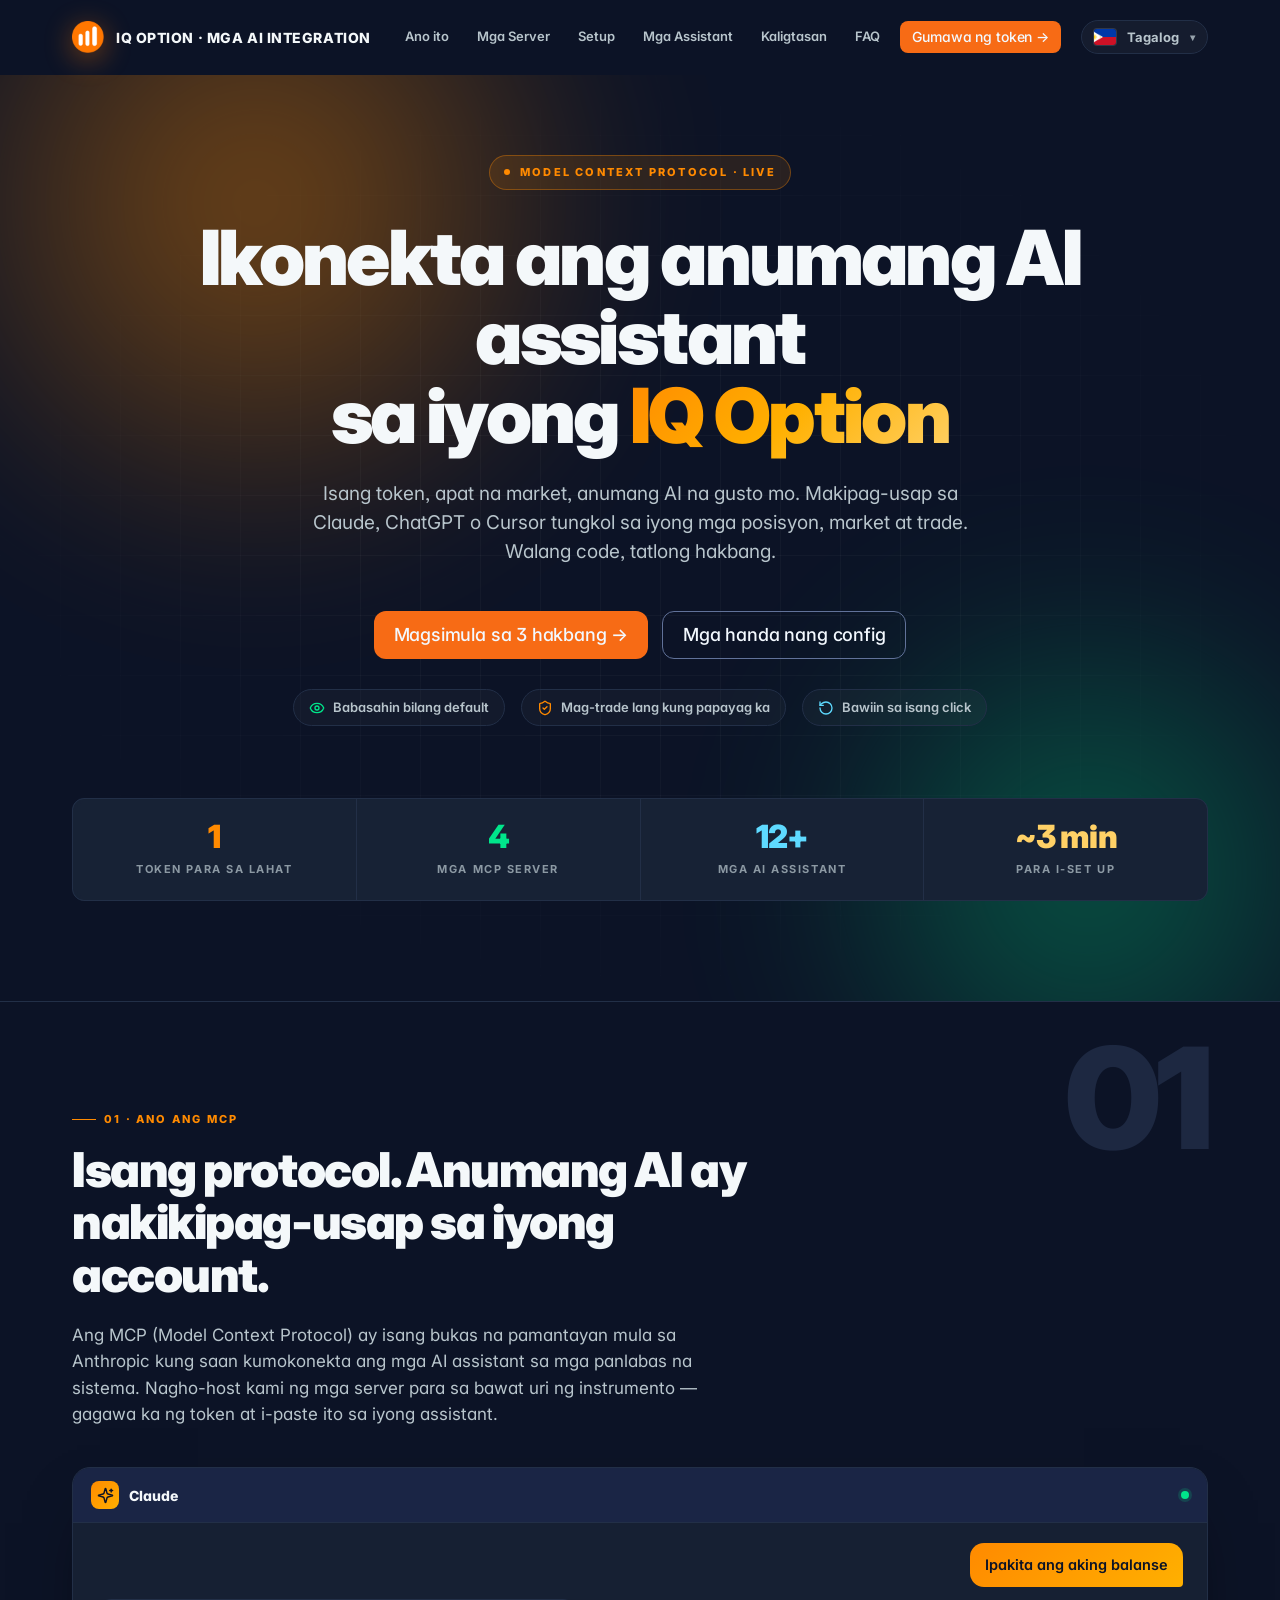
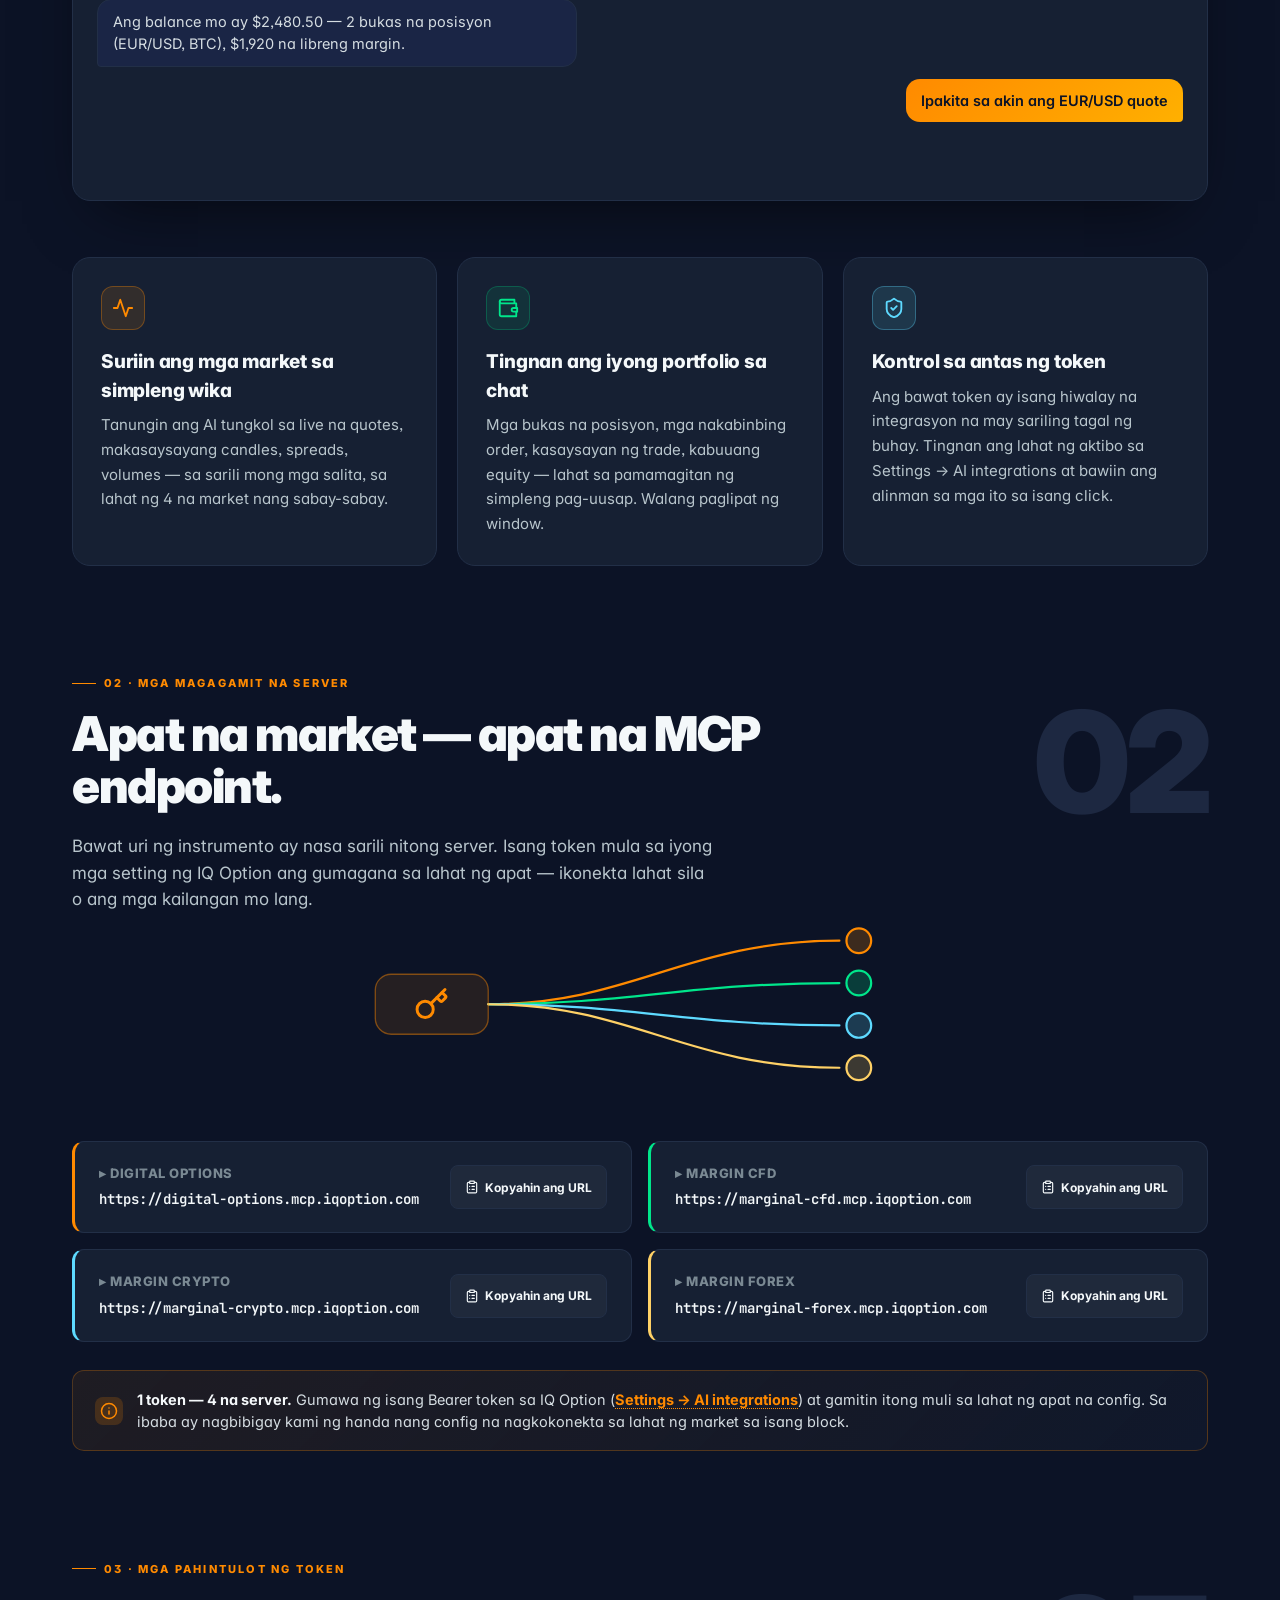
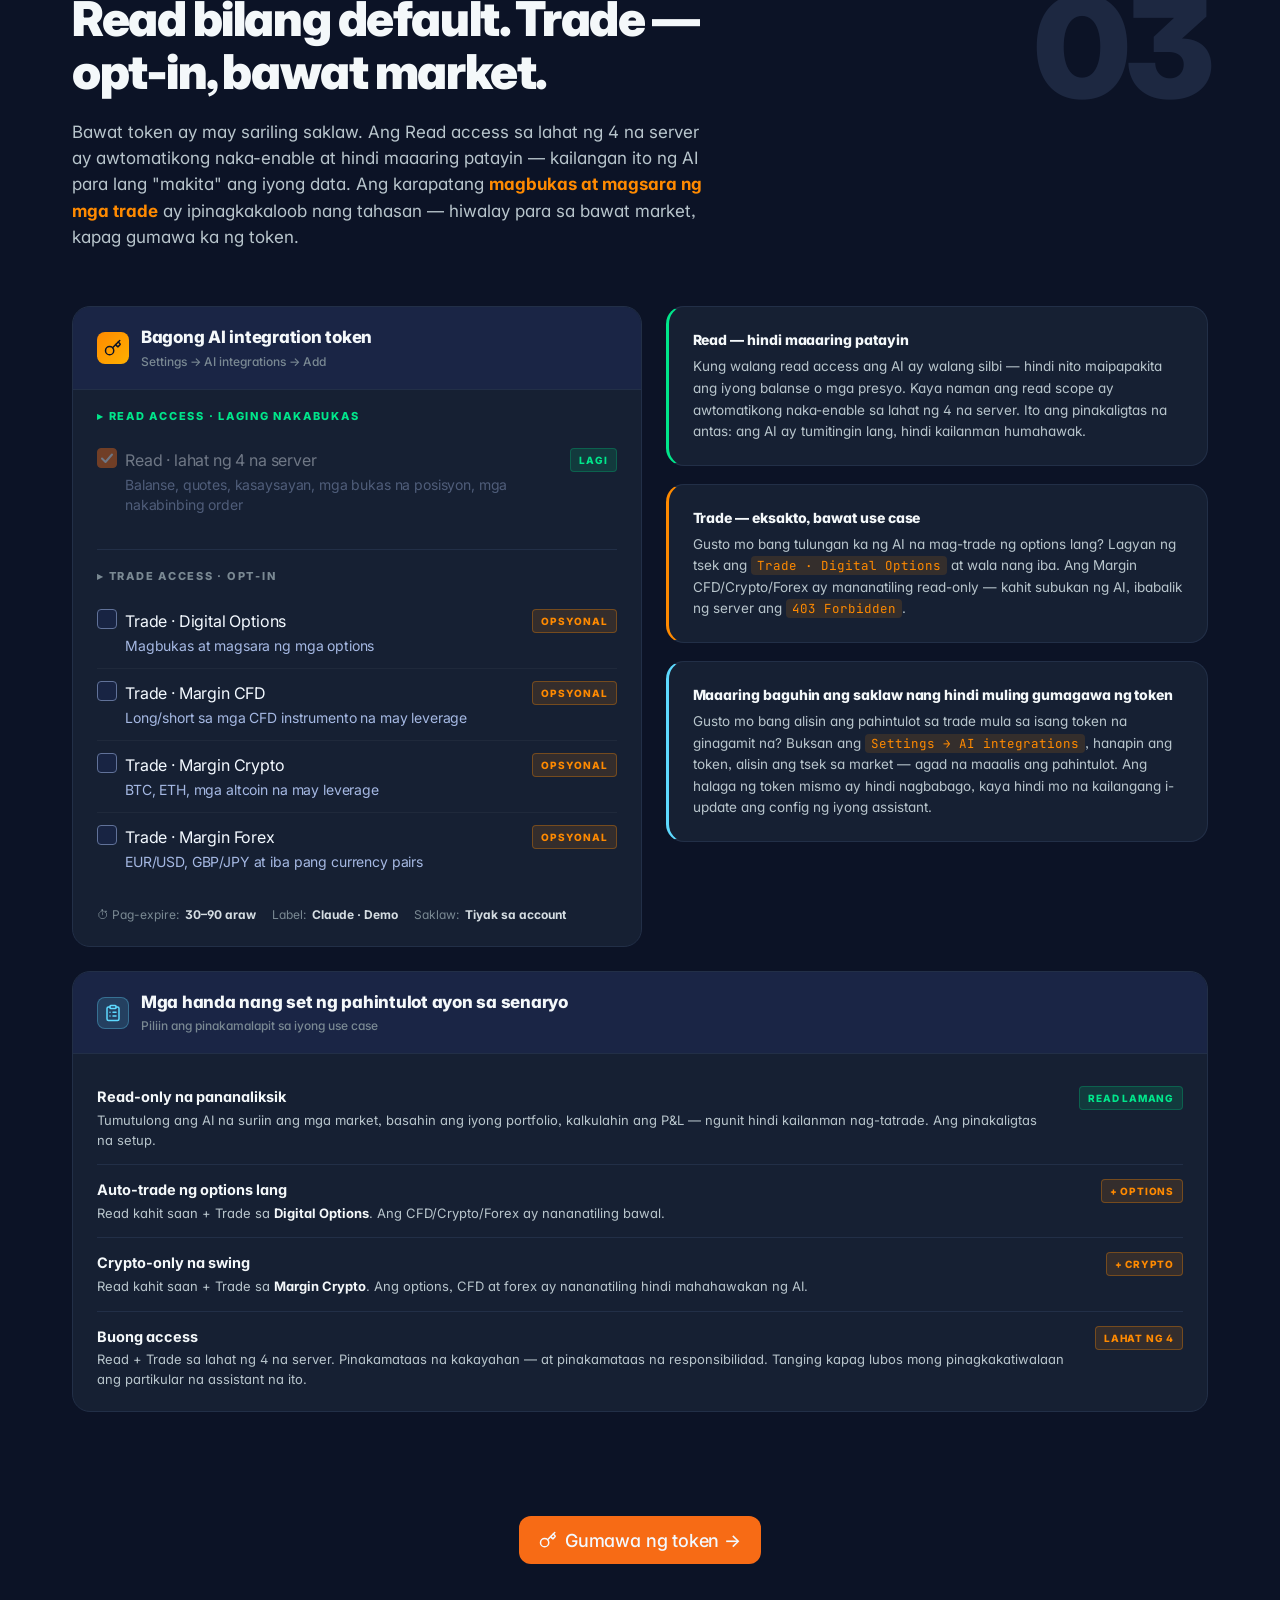
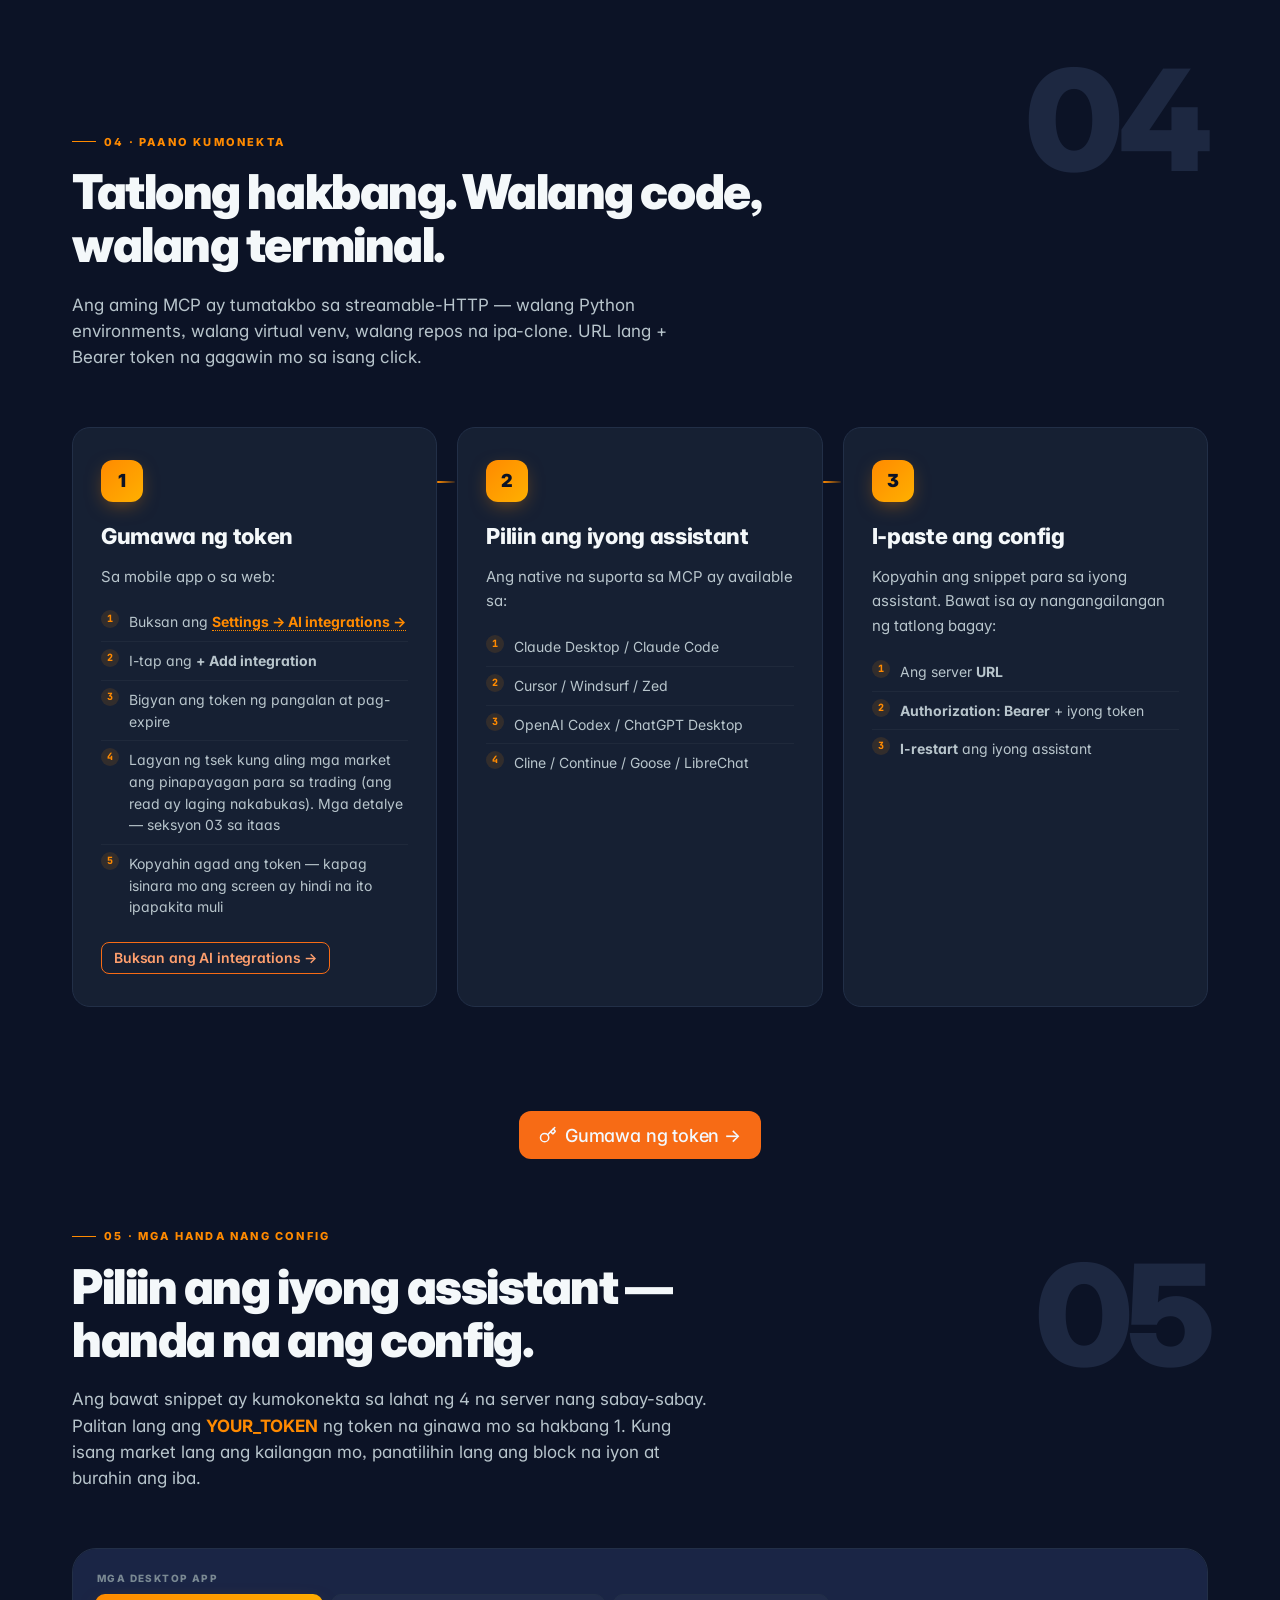
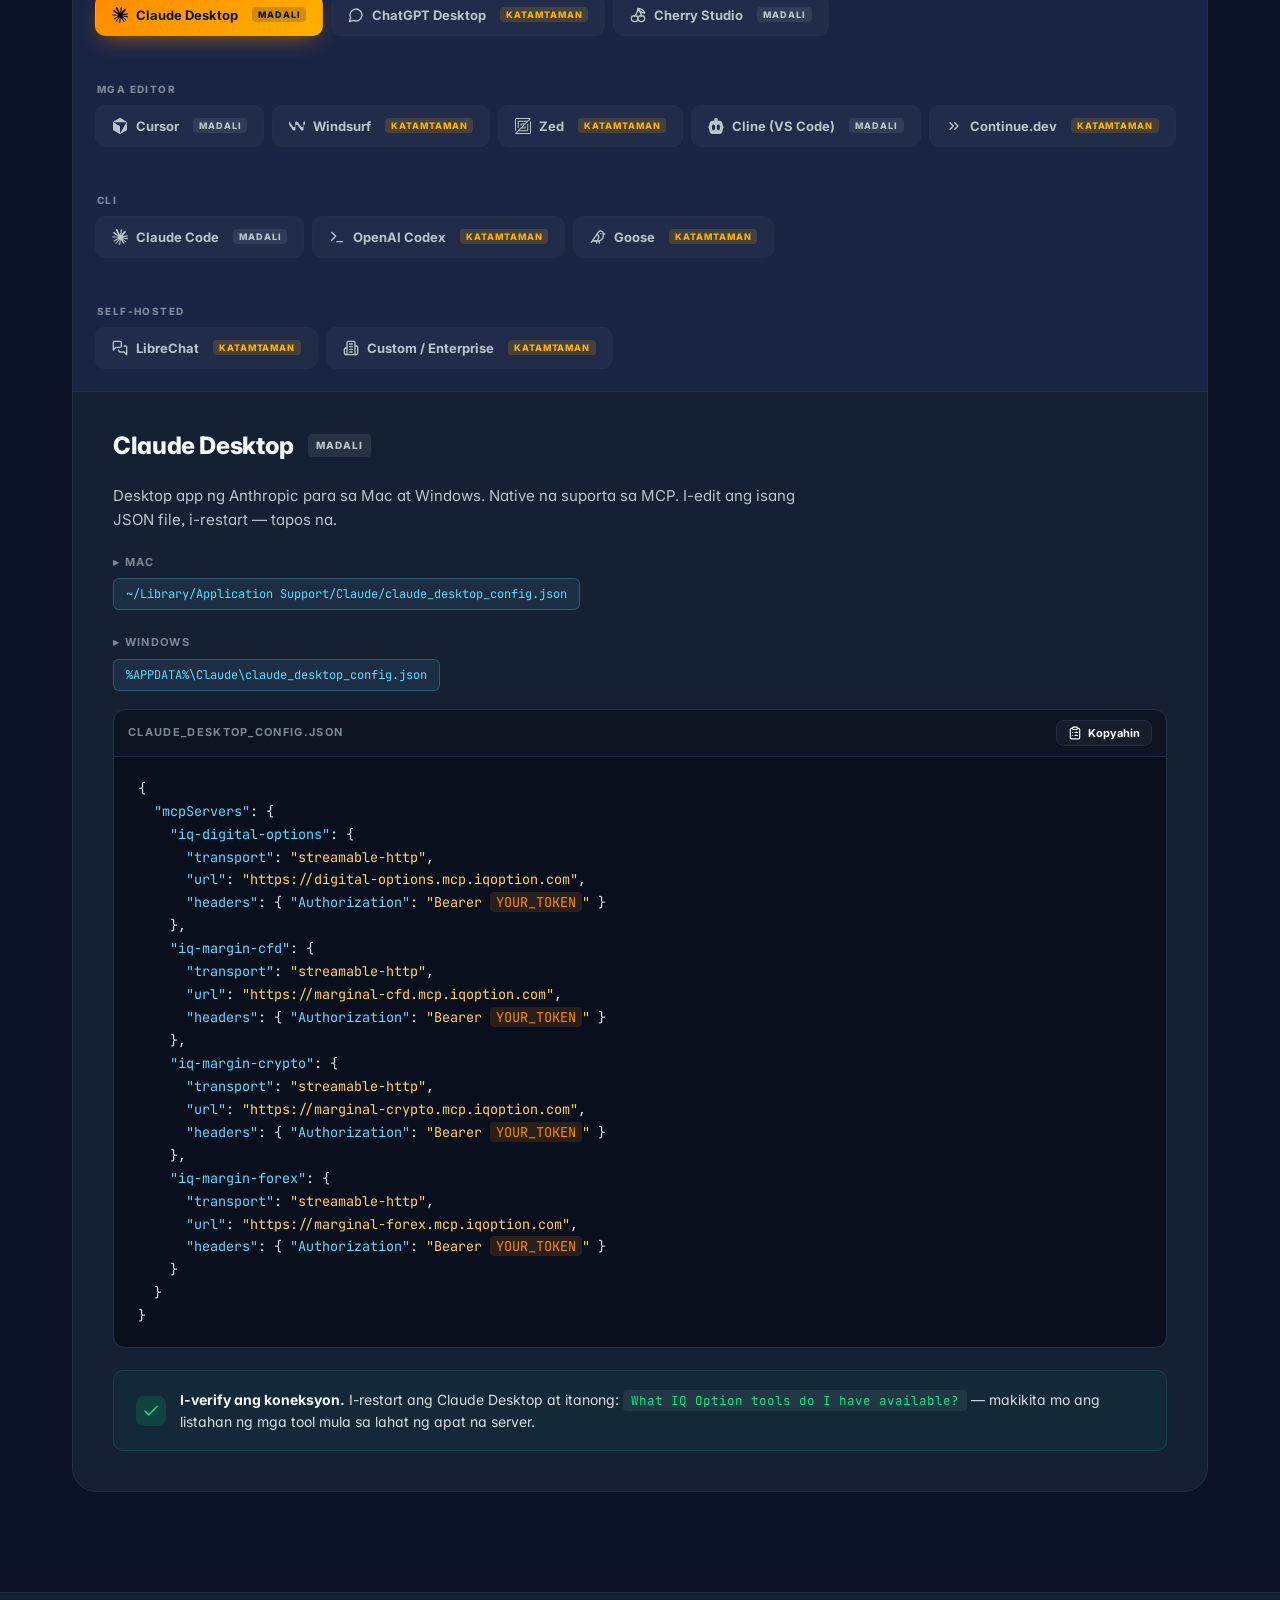
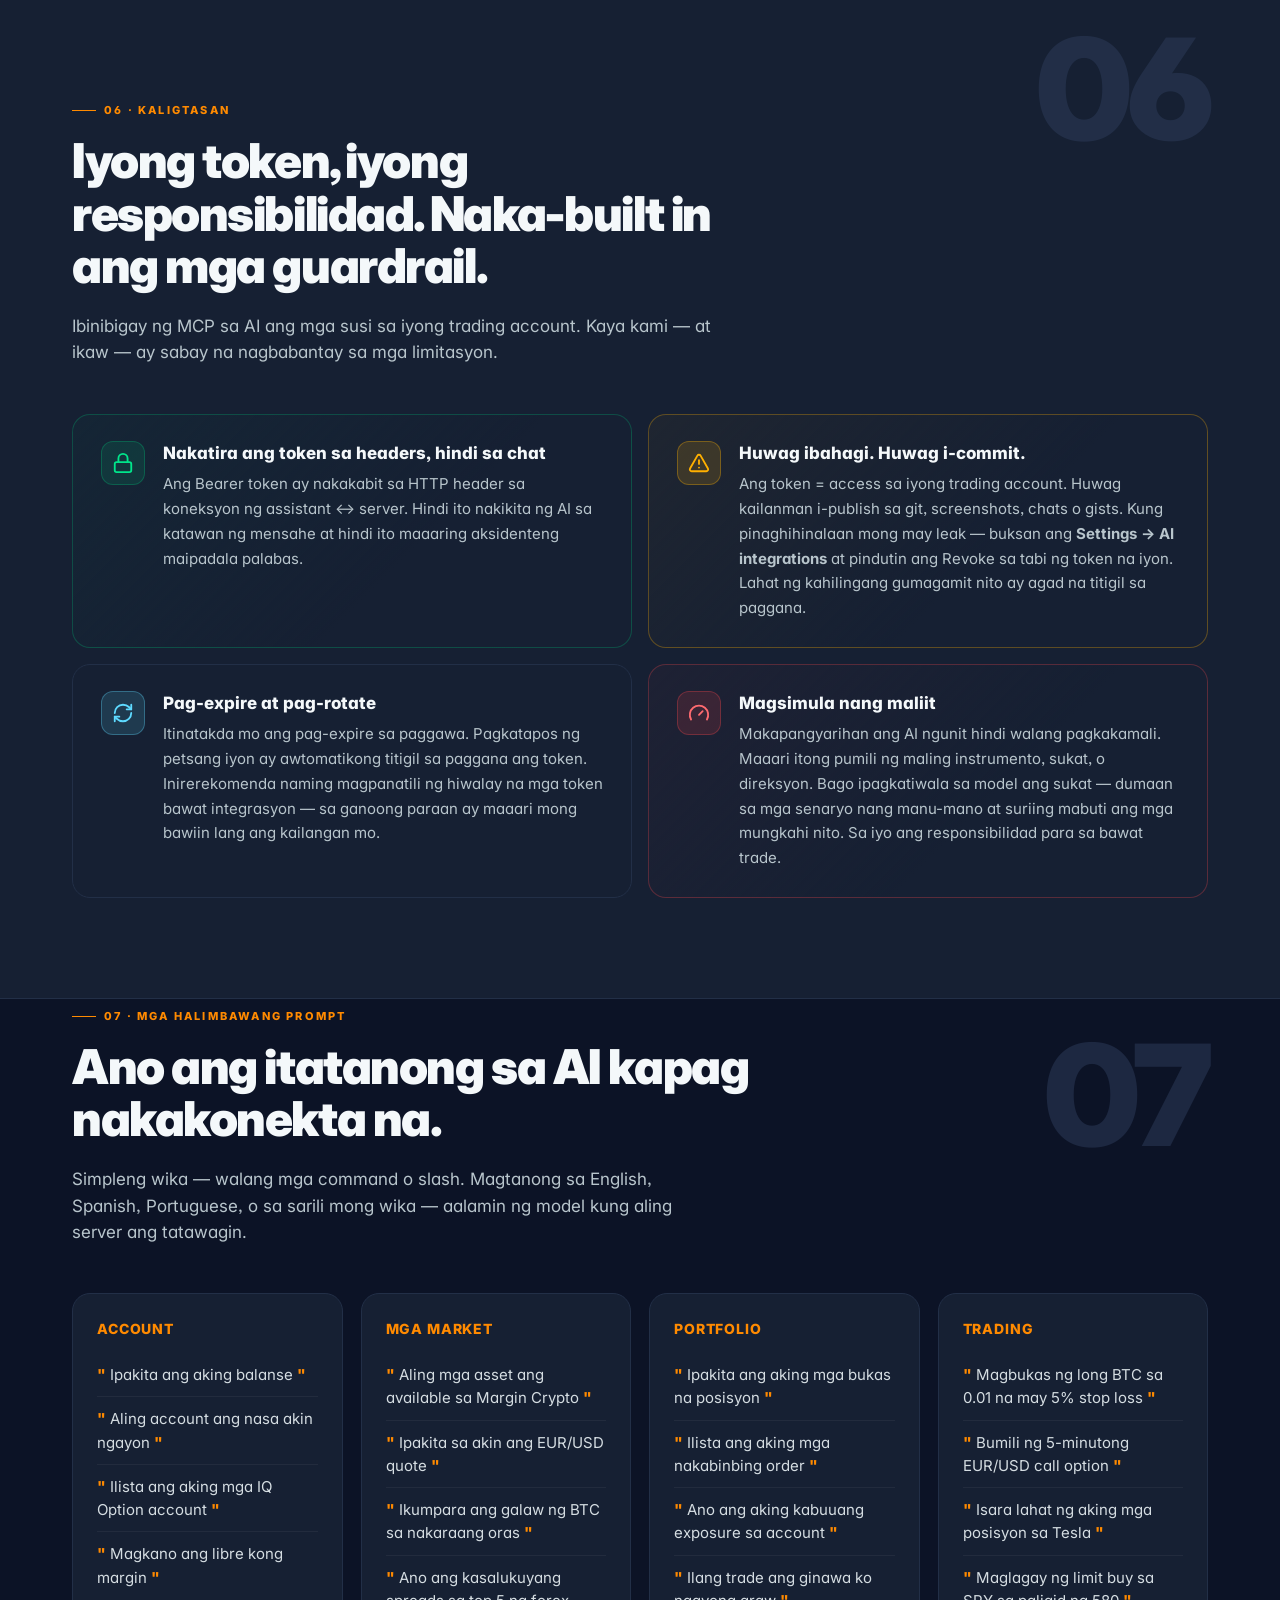
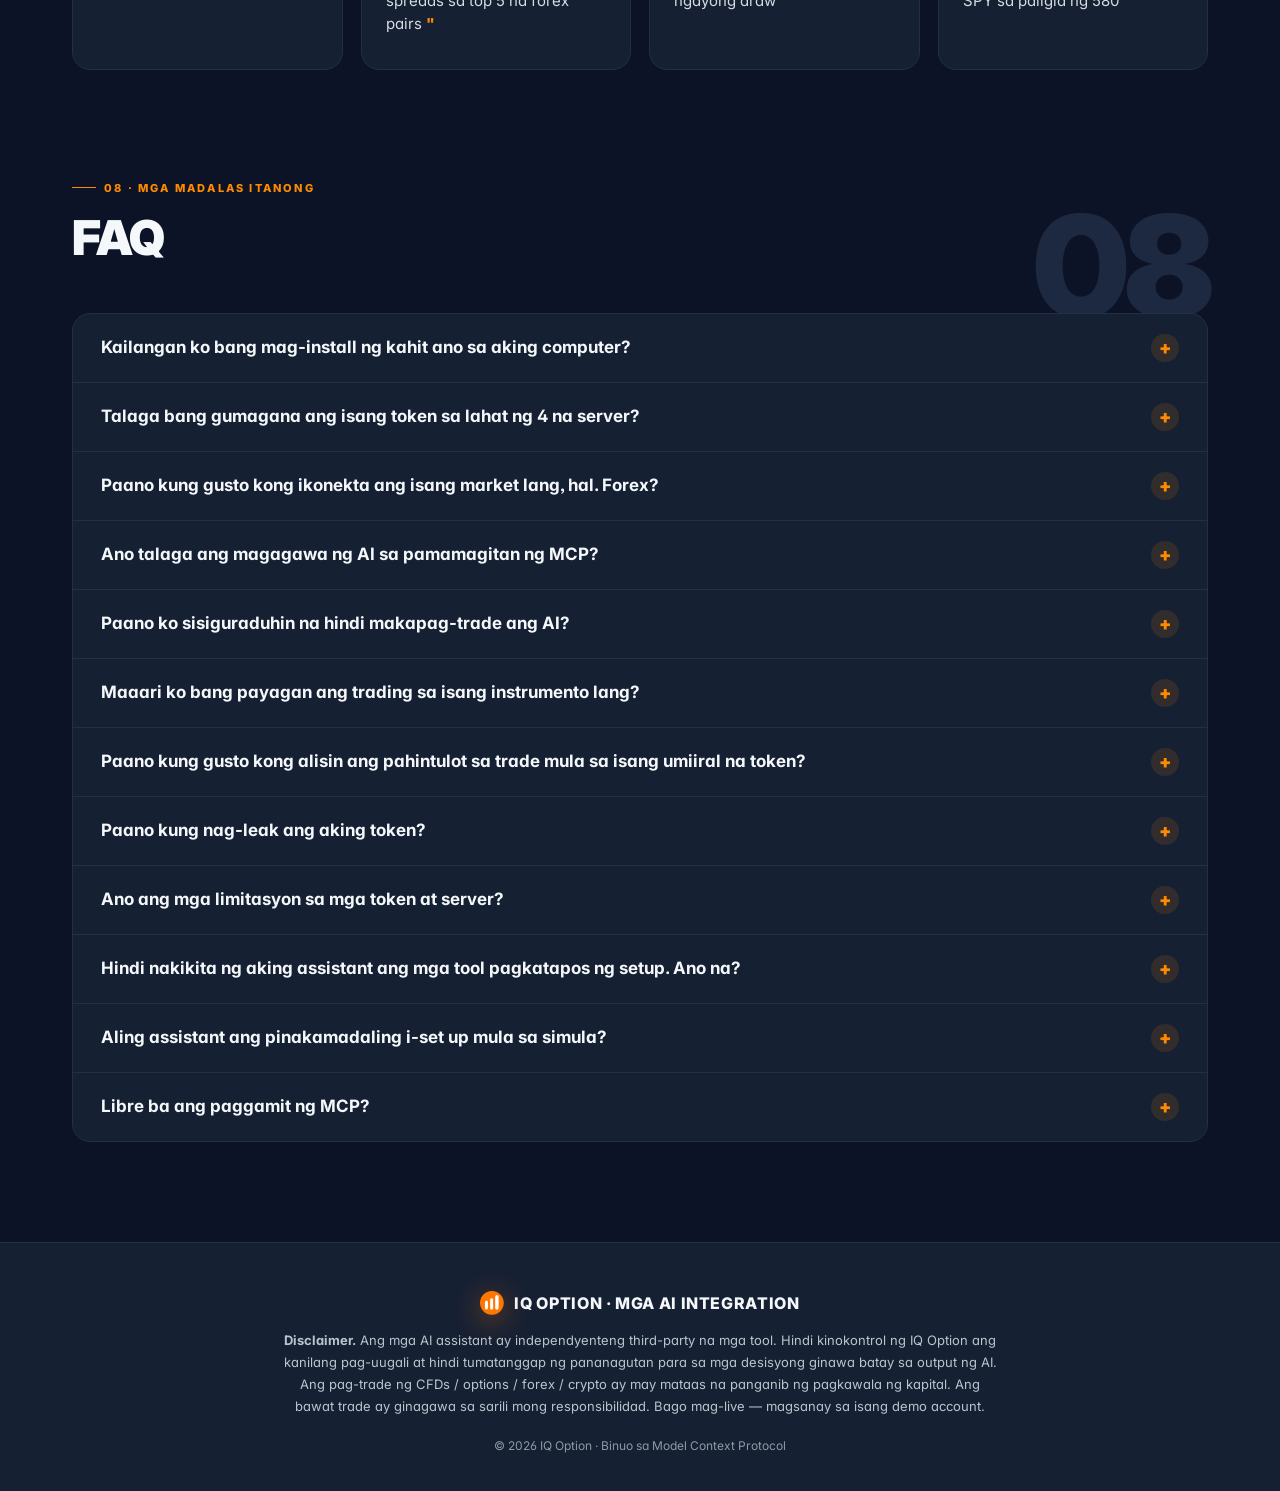
<file: tl/index.html>
<!DOCTYPE html>
<html lang="tl" dir="ltr">
<head>
<meta charset="UTF-8">
<meta name="viewport" content="width=device-width, initial-scale=1">
<!-- Google Tag Manager -->
<script>(function(w,d,s,l,i){w[l]=w[l]||[];w[l].push({'gtm.start':
new Date().getTime(),event:'gtm.js'});var f=d.getElementsByTagName(s)[0],
j=d.createElement(s),dl=l!='dataLayer'?'&l='+l:'';j.async=true;j.src=
'https://www.googletagmanager.com/gtm.js?id='+i+dl;f.parentNode.insertBefore(j,f);
})(window,document,'script','dataLayer','GTM-W5H54HZ6');</script>
<!-- End Google Tag Manager -->
<title>Ikonekta ang anumang AI assistant sa IQ Option · Gabay sa Integrasyon ng MCP</title>
<meta name="description" content="Ikonekta ang Claude, ChatGPT, Cursor at 12+ na AI assistant sa iyong IQ Option account sa pamamagitan ng Model Context Protocol (MCP). Isang Bearer token, apat na market server — digital options, CFD, crypto, forex. Walang code, tatlong hakbang.">
<meta name="keywords" content="IQ Option, MCP, Model Context Protocol, Claude, ChatGPT, Cursor, AI trading assistant, digital options, forex, crypto, CFD, Bearer token">
<meta name="author" content="IQ Option">
<meta name="robots" content="index, follow, max-image-preview:large, max-snippet:-1">
<meta name="theme-color" content="#0C1326">
<link rel="canonical" href="https://iqoptionmcp.com/tl/">
<link rel="alternate" hreflang="en" href="https://iqoptionmcp.com/">
<link rel="alternate" hreflang="ar-SA" href="https://iqoptionmcp.com/ar/">
<link rel="alternate" hreflang="th" href="https://iqoptionmcp.com/th/">
<link rel="alternate" hreflang="pt" href="https://iqoptionmcp.com/pt/">
<link rel="alternate" hreflang="es" href="https://iqoptionmcp.com/es/">
<link rel="alternate" hreflang="tl" href="https://iqoptionmcp.com/tl/">
<link rel="alternate" hreflang="id" href="https://iqoptionmcp.com/id/">
<link rel="alternate" hreflang="x-default" href="https://iqoptionmcp.com/">

<!-- Open Graph -->
<meta property="og:type" content="website">
<meta property="og:site_name" content="IQ Option · AI Integrations">
<meta property="og:title" content="Ikonekta ang anumang AI assistant sa IQ Option · Gabay sa Integrasyon ng MCP">
<meta property="og:description" content="Isang token, apat na market, anumang AI. Ikonekta ang Claude, ChatGPT o Cursor sa IQ Option sa pamamagitan ng MCP sa tatlong hakbang.">
<meta property="og:url" content="https://iqoptionmcp.com/tl/">
<meta property="og:image" content="https://iqoptionmcp.com/assets/img/og.png">
<meta property="og:image:width" content="1200">
<meta property="og:image:height" content="630">
<meta property="og:image:alt" content="Connect any AI assistant to your IQ Option account via MCP">
<meta property="og:locale" content="tl">

<!-- Twitter -->
<meta name="twitter:card" content="summary_large_image">
<meta name="twitter:title" content="Ikonekta ang anumang AI assistant sa IQ Option sa pamamagitan ng MCP">
<meta name="twitter:description" content="Isang token, apat na market, anumang AI. Claude, ChatGPT, Cursor — nakakonekta sa IQ Option sa tatlong hakbang.">
<meta name="twitter:image" content="https://iqoptionmcp.com/assets/img/og.png">

<link rel="icon" type="image/png" href="../assets/img/logo.png">
<link rel="apple-touch-icon" href="../assets/img/logo.png">
<!-- AI ingestion: full guide as plain markdown -->
<link rel="alternate" type="text/markdown" title="llms-full" href="/llms-full.txt">

<link rel="preconnect" href="https://fonts.googleapis.com">
<link rel="preconnect" href="https://fonts.gstatic.com" crossorigin>
<!-- Fonts off the critical path: text paints instantly in a metric-matched fallback, then swaps to Inter -->
<link rel="preload" as="style" href="https://fonts.googleapis.com/css2?family=Inter:wght@400;500;600;700;800;900&family=JetBrains+Mono:wght@400;500;600&display=swap">
<link rel="stylesheet" media="print" onload="this.media='all'" href="https://fonts.googleapis.com/css2?family=Inter:wght@400;500;600;700;800;900&family=JetBrains+Mono:wght@400;500;600&display=swap">
<noscript><link rel="stylesheet" href="https://fonts.googleapis.com/css2?family=Inter:wght@400;500;600;700;800;900&family=JetBrains+Mono:wght@400;500;600&display=swap"></noscript>

<!-- QEDS · Quadcode Enterprise Design System (v1.2-pilot, dark) — self-hosted snapshot -->
<link rel="stylesheet" href="../assets/css/qeds.css">
<link rel="stylesheet" href="../assets/css/tokens.css">
<link rel="stylesheet" href="../assets/css/styles.css">

<!-- Analytics: visits + on-site events (privacy-first, cookieless) -->
<script src="../assets/js/analytics.js" defer></script>

<!-- Structured data for AI answer engines & search -->
<script type="application/ld+json">
{
  "@context": "https://schema.org",
  "@graph": [
    {
      "@type": "WebSite",
      "@id": "https://iqoptionmcp.com/#website",
      "url": "https://iqoptionmcp.com/",
      "name": "IQ Option · AI Integrations",
      "inLanguage": "tl",
      "publisher": {
        "@id": "https://iqoptionmcp.com/#org"
      }
    },
    {
      "@type": "Organization",
      "@id": "https://iqoptionmcp.com/#org",
      "name": "IQ Option",
      "url": "https://iqoption.com",
      "logo": "https://iqoptionmcp.com/assets/img/logo.png",
      "sameAs": [
        "https://iqoption.com"
      ]
    },
    {
      "@type": "SoftwareApplication",
      "@id": "https://iqoptionmcp.com/#app",
      "name": "IQ Option AI Integrations (MCP)",
      "applicationCategory": "FinanceApplication",
      "operatingSystem": "Web, macOS, Windows, Linux",
      "inLanguage": "tl",
      "description": "Isang Bearer token, apat na market MCP server (digital options, CFD, crypto, forex). Mga handa nang config para sa Claude, ChatGPT, Cursor at 12+ na assistant. Walang code, tatlong hakbang.",
      "url": "https://iqoptionmcp.com/",
      "publisher": {
        "@id": "https://iqoptionmcp.com/#org"
      },
      "offers": {
        "@type": "Offer",
        "price": "0",
        "priceCurrency": "USD"
      },
      "featureList": [
        "Read balance, quotes, history and open positions in plain language",
        "Per-market trade permissions (read default, trade opt-in)",
        "Works with Claude, ChatGPT, Cursor and 12+ AI assistants",
        "Four MCP servers: digital options, CFD, crypto, forex"
      ]
    },
    {
      "@type": "TechArticle",
      "@id": "https://iqoptionmcp.com/tl/#article",
      "headline": "Ikonekta ang anumang AI assistant sa IQ Option sa pamamagitan ng MCP",
      "description": "Isang Bearer token, apat na market MCP server (digital options, CFD, crypto, forex). Mga handa nang config para sa Claude, ChatGPT, Cursor at 12+ na assistant. Walang code, tatlong hakbang.",
      "inLanguage": "tl",
      "isPartOf": {
        "@id": "https://iqoptionmcp.com/#website"
      },
      "datePublished": "2026-06-09",
      "dateModified": "2026-06-09",
      "image": "https://iqoptionmcp.com/assets/img/og.png",
      "author": {
        "@id": "https://iqoptionmcp.com/#org"
      },
      "publisher": {
        "@id": "https://iqoptionmcp.com/#org"
      },
      "about": {
        "@type": "Thing",
        "name": "Model Context Protocol",
        "sameAs": "https://modelcontextprotocol.io"
      }
    },
    {
      "@type": "HowTo",
      "@id": "https://iqoptionmcp.com/tl/#howto",
      "inLanguage": "tl",
      "name": "Paano ikonekta ang isang AI assistant sa IQ Option",
      "description": "Ikonekta ang anumang AI assistant na may kakayahang MCP sa IQ Option sa tatlong hakbang.",
      "totalTime": "PT3M",
      "step": [
        {
          "@type": "HowToStep",
          "position": 1,
          "url": "https://iqoptionmcp.com/tl/#setup",
          "name": "Gumawa ng token",
          "text": "Sa mobile app o sa web: Buksan ang Settings → AI integrations → I-tap ang + Add integration Bigyan ang token ng pangalan at pag-expire Lagyan ng tsek kung aling mga market ang pinapayagan para sa trading (ang read ay laging nakabukas). Mga detalye — seksyon 03 sa itaas Kopyahin agad ang token — kapag isinara mo ang screen ay hindi na ito ipapakita muli"
        },
        {
          "@type": "HowToStep",
          "position": 2,
          "url": "https://iqoptionmcp.com/tl/#setup",
          "name": "Piliin ang iyong assistant",
          "text": "Ang native na suporta sa MCP ay available sa: Claude Desktop / Claude Code Cursor / Windsurf / Zed OpenAI Codex / ChatGPT Desktop Cline / Continue / Goose / LibreChat"
        },
        {
          "@type": "HowToStep",
          "position": 3,
          "url": "https://iqoptionmcp.com/tl/#setup",
          "name": "I-paste ang config",
          "text": "Kopyahin ang snippet para sa iyong assistant. Bawat isa ay nangangailangan ng tatlong bagay: Ang server URL Authorization: Bearer + iyong token I-restart ang iyong assistant"
        }
      ]
    },
    {
      "@type": "FAQPage",
      "@id": "https://iqoptionmcp.com/tl/#faq",
      "inLanguage": "tl",
      "mainEntity": [
        {
          "@type": "Question",
          "name": "Kailangan ko bang mag-install ng kahit ano sa aking computer?",
          "acceptedAnswer": {
            "@type": "Answer",
            "text": "Hindi. Ang aming mga MCP server ay naka-host namin — walang repos na ipa-clone, walang Python o venv na ia-install. URL lang + Bearer token sa config ng iyong AI assistant."
          }
        },
        {
          "@type": "Question",
          "name": "Talaga bang gumagana ang isang token sa lahat ng 4 na server?",
          "acceptedAnswer": {
            "@type": "Answer",
            "text": "Oo. Gumawa ng isang Bearer token sa Settings → AI integrations at gamitin ito sa Authorization header para sa lahat ng apat na endpoint: digital-options, marginal-cfd, marginal-crypto, marginal-forex."
          }
        },
        {
          "@type": "Question",
          "name": "Paano kung gusto kong ikonekta ang isang market lang, hal. Forex?",
          "acceptedAnswer": {
            "@type": "Answer",
            "text": "Burahin ang ibang mga block mula sa config — panatilihin lang ang iq-margin-forex . Makikita lang ng AI ang mga tool mula sa server na iyon at hindi nito mahahawakan, hal., ang options nang aksidente."
          }
        },
        {
          "@type": "Question",
          "name": "Ano talaga ang magagawa ng AI sa pamamagitan ng MCP?",
          "acceptedAnswer": {
            "@type": "Answer",
            "text": "Bawat isa sa aming mga server ay naglalantad ng sarili nitong listahan ng mga tool — makikita mo ang buong set kaagad pagkatapos kumonekta sa pamamagitan ng pagtatanong sa assistant: \"Anong mga IQ Option tool ang mayroon ka?\". Sa kabuuan ito ay pagbabasa ng market data, portfolio at trades, kasama ang mga paraan para magbukas/magsara ng mga posisyon. Aling mga paraan ang available sa isang partikular na token ay tinutukoy ng saklaw nito (read + opsyonal na trade bawat market)."
          }
        },
        {
          "@type": "Question",
          "name": "Paano ko sisiguraduhin na hindi makapag-trade ang AI?",
          "acceptedAnswer": {
            "@type": "Answer",
            "text": "Kapag gumagawa ng token sa Settings → AI integrations ay basta huwag lagyan ng tsek ang alinman sa apat na \"Trade · …\" na checkbox. Ang Read ay nananatiling nakabukas (hindi ito maaaring patayin — kailangan ito ng AI), at anumang pagtatangkang tumawag sa isang trading tool ay magbabalik ng 403 Forbidden . Ito ang pinakaligtas na setup para sa mga use case ng pananaliksik."
          }
        },
        {
          "@type": "Question",
          "name": "Maaari ko bang payagan ang trading sa isang instrumento lang?",
          "acceptedAnswer": {
            "@type": "Answer",
            "text": "Oo. Halimbawa, lagyan ng tsek lang ang Trade · Margin Crypto — magagawa ng AI na magbukas/magsara ng mga crypto position, ngunit ang options, CFD at forex ay nananatiling read-only. Kapaki-pakinabang kapag sinusubok mo ang AI setup sa isang market na komportable ka."
          }
        },
        {
          "@type": "Question",
          "name": "Paano kung gusto kong alisin ang pahintulot sa trade mula sa isang umiiral na token?",
          "acceptedAnswer": {
            "@type": "Answer",
            "text": "Buksan ang Settings → AI integrations , hanapin ang token at alisin ang tsek sa kaugnay na box (hal. Trade · Margin CFD ). Agad na maaalis ang pahintulot — magsisimula ang server na magbalik ng 403 Forbidden sa mga trading call para sa market na iyon. Ang halaga ng token mismo ay hindi nagbabago, kaya hindi mo na kailangang hawakan ang config ng iyong assistant."
          }
        },
        {
          "@type": "Question",
          "name": "Paano kung nag-leak ang aking token?",
          "acceptedAnswer": {
            "@type": "Answer",
            "text": "Pumunta sa Settings → AI integrations , hanapin ang nakompromisong token at pindutin ang Revoke. Lahat ng kahilingang gumagamit nito ay agad na titigil sa paggana. Gumawa ng bago at i-update ang config ng assistant."
          }
        },
        {
          "@type": "Question",
          "name": "Ano ang mga limitasyon sa mga token at server?",
          "acceptedAnswer": {
            "@type": "Answer",
            "text": "Ang isang account ay maaaring magkaroon ng maraming aktibong token nang sabay-sabay (nakikita sa listahan ng Active tokens). Isang token ang gumagana sa lahat ng 4 na server. Kung gusto mo ng hiwalay na mga key bawat integrasyon para sa mas madaling pagbawi — gumawa ng ilan at bigyan sila ng makabuluhang pangalan."
          }
        },
        {
          "@type": "Question",
          "name": "Hindi nakikita ng aking assistant ang mga tool pagkatapos ng setup. Ano na?",
          "acceptedAnswer": {
            "@type": "Answer",
            "text": "Checklist: (1) i-restart nang buo ang assistant, (2) tiyakin na ang token ay nakopya nang walang labis na whitespace sa simula/dulo, (3) suriin na ang URL ay walang trailing slash at tumutugma sa iyong subscription, (4) tiyakin na ang Authorization header ay nagsisimula nang eksakto sa Bearer (pansinin ang espasyo), (5) suriin ang mga log ng assistant — kadalasan ito ay JSON syntax error sa config."
          }
        },
        {
          "@type": "Question",
          "name": "Aling assistant ang pinakamadaling i-set up mula sa simula?",
          "acceptedAnswer": {
            "@type": "Answer",
            "text": "Kung hindi ka developer — Claude Desktop o Cherry Studio: pareho silang may UI na humahawak sa config para sa iyo. Kung nabubuhay ka sa code — mas magiging natural ang Cursor o Claude Code."
          }
        },
        {
          "@type": "Question",
          "name": "Libre ba ang paggamit ng MCP?",
          "acceptedAnswer": {
            "@type": "Answer",
            "text": "Sa ngayon — oo, libre para sa lahat ng IQ Option client na may aktibong account. Magbabayad ka lang para sa subscription ng iyong AI assistant (Claude Pro / ChatGPT Plus, atbp.)."
          }
        }
      ]
    }
  ]
}
</script>
</head>
<body>
<!-- Google Tag Manager (noscript) -->
<noscript><iframe src="https://www.googletagmanager.com/ns.html?id=GTM-W5H54HZ6"
height="0" width="0" style="display:none;visibility:hidden"></iframe></noscript>
<!-- End Google Tag Manager (noscript) -->
<!-- ════════════════════════════════════════════════════════════════════
     HERO
     ════════════════════════════════════════════════════════════════════ -->
<a class="skip-link" href="#main">Lumaktaw sa nilalaman</a>
<!-- Icon sprite (Lucide) — decorative, locale-neutral -->
<svg aria-hidden="true" focusable="false" height="0" style="position:absolute" width="0">
<symbol id="i-activity" viewBox="0 0 24 24"><path d="M22 12h-4l-3 9L9 3l-3 9H2"></path></symbol>
<symbol id="i-wallet" viewBox="0 0 24 24"><path d="M21 12V7H5a2 2 0 0 1 0-4h14v4"></path><path d="M3 5v14a2 2 0 0 0 2 2h16v-5"></path><path d="M18 12a2 2 0 0 0 0 4h4v-4Z"></path></symbol>
<symbol id="i-shield-check" viewBox="0 0 24 24"><path d="M20 13c0 5-3.5 7.5-7.66 8.95a1 1 0 0 1-.67-.01C7.5 20.5 4 18 4 13V6a1 1 0 0 1 1-1c2 0 4.5-1.2 6.24-2.72a1.17 1.17 0 0 1 1.52 0C14.51 3.81 17 5 19 5a1 1 0 0 1 1 1Z"></path><path d="m9 12 2 2 4-4"></path></symbol>
<symbol id="i-info" viewBox="0 0 24 24"><circle cx="12" cy="12" r="10"></circle><path d="M12 16v-4"></path><path d="M12 8h.01"></path></symbol>
<symbol id="i-key" viewBox="0 0 24 24"><path d="m15.5 7.5 2.3 2.3a1 1 0 0 0 1.4 0l2.1-2.1a1 1 0 0 0 0-1.4L19 4"></path><path d="m21 2-9.6 9.6"></path><circle cx="7.5" cy="15.5" r="5.5"></circle></symbol>
<symbol id="i-clipboard" viewBox="0 0 24 24"><rect height="4" rx="1" width="8" x="8" y="2"></rect><path d="M16 4h2a2 2 0 0 1 2 2v14a2 2 0 0 1-2 2H6a2 2 0 0 1-2-2V6a2 2 0 0 1 2-2h2"></path><path d="M12 11h4"></path><path d="M12 16h4"></path><path d="M8 11h.01"></path><path d="M8 16h.01"></path></symbol>
<symbol id="i-check" viewBox="0 0 24 24"><path d="M20 6 9 17l-5-5"></path></symbol>
<symbol id="i-lock" viewBox="0 0 24 24"><rect height="11" rx="2" width="18" x="3" y="11"></rect><path d="M7 11V7a5 5 0 0 1 10 0v4"></path></symbol>
<symbol id="i-alert" viewBox="0 0 24 24"><path d="m21.73 18-8-14a2 2 0 0 0-3.48 0l-8 14A2 2 0 0 0 4 21h16a2 2 0 0 0 1.73-3Z"></path><path d="M12 9v4"></path><path d="M12 17h.01"></path></symbol>
<symbol id="i-refresh" viewBox="0 0 24 24"><path d="M3 12a9 9 0 0 1 9-9 9.75 9.75 0 0 1 6.74 2.74L21 8"></path><path d="M21 3v5h-5"></path><path d="M21 12a9 9 0 0 1-9 9 9.75 9.75 0 0 1-6.74-2.74L3 16"></path><path d="M3 21v-5h5"></path></symbol>
<symbol id="i-gauge" viewBox="0 0 24 24"><path d="m12 14 4-4"></path><path d="M3.34 19a10 10 0 1 1 17.32 0"></path></symbol>
<symbol id="i-eye" viewBox="0 0 24 24"><path d="M2.06 12.35a1 1 0 0 1 0-.7 10.75 10.75 0 0 1 19.88 0 1 1 0 0 1 0 .7 10.75 10.75 0 0 1-19.88 0"></path><circle cx="12" cy="12" r="3"></circle></symbol>
<symbol id="i-rotate" viewBox="0 0 24 24"><path d="M3 12a9 9 0 1 0 9-9 9.75 9.75 0 0 0-6.74 2.74L3 8"></path><path d="M3 3v5h5"></path></symbol>
<symbol id="i-menu" viewBox="0 0 24 24"><path d="M4 6h16"></path><path d="M4 12h16"></path><path d="M4 18h16"></path></symbol>
<symbol id="i-sparkles" viewBox="0 0 24 24"><path d="M9.94 15.5A2 2 0 0 0 8.5 14.06l-6.14-1.58a.5.5 0 0 1 0-.96L8.5 9.94A2 2 0 0 0 9.94 8.5l1.58-6.14a.5.5 0 0 1 .96 0L14.06 8.5A2 2 0 0 0 15.5 9.94l6.14 1.58a.5.5 0 0 1 0 .96L15.5 14.06a2 2 0 0 0-1.44 1.44l-1.58 6.14a.5.5 0 0 1-.96 0z"></path><path d="M20 3v4"></path><path d="M22 5h-4"></path></symbol>
<symbol id="i-brand-claude" viewBox="0 0 24 24"><path d="m4.7144 15.9555 4.7174-2.6471.079-.2307-.079-.1275h-.2307l-.7893-.0486-2.6956-.0729-2.3375-.0971-2.2646-.1214-.5707-.1215-.5343-.7042.0546-.3522.4797-.3218.686.0608 1.5179.1032 2.2767.1578 1.6514.0972 2.4468.255h.3886l.0546-.1579-.1336-.0971-.1032-.0972L6.973 9.8356l-2.55-1.6879-1.3356-.9714-.7225-.4918-.3643-.4614-.1578-1.0078.6557-.7225.8803.0607.2246.0607.8925.686 1.9064 1.4754 2.4893 1.8336.3643.3035.1457-.1032.0182-.0728-.164-.2733-1.3539-2.4467-1.445-2.4893-.6435-1.032-.17-.6194c-.0607-.255-.1032-.4674-.1032-.7285L6.287.1335 6.6997 0l.9957.1336.419.3642.6192 1.4147 1.0018 2.2282 1.5543 3.0296.4553.8985.2429.8318.091.255h.1579v-.1457l.1275-1.706.2368-2.0947.2307-2.6957.0789-.7589.3764-.9107.7468-.4918.5828.2793.4797.686-.0668.4433-.2853 1.8517-.5586 2.9021-.3643 1.9429h.2125l.2429-.2429.9835-1.3053 1.6514-2.0643.7286-.8196.85-.9046.5464-.4311h1.0321l.759 1.1293-.34 1.1657-1.0625 1.3478-.8804 1.1414-1.2628 1.7-.7893 1.36.0729.1093.1882-.0183 2.8535-.607 1.5421-.2794 1.8396-.3157.8318.3886.091.3946-.3278.8075-1.967.4857-2.3072.4614-3.4364.8136-.0425.0304.0486.0607 1.5482.1457.6618.0364h1.621l3.0175.2247.7892.522.4736.6376-.079.4857-1.2142.6193-1.6393-.3886-3.825-.9107-1.3113-.3279h-.1822v.1093l1.0929 1.0686 2.0035 1.8092 2.5075 2.3314.1275.5768-.3218.4554-.34-.0486-2.2039-1.6575-.85-.7468-1.9246-1.621h-.1275v.17l.4432.6496 2.3436 3.5214.1214 1.0807-.17.3521-.6071.2125-.6679-.1214-1.3721-1.9246L14.38 17.959l-1.1414-1.9428-.1397.079-.674 7.2552-.3156.3703-.7286.2793-.6071-.4614-.3218-.7468.3218-1.4753.3886-1.9246.3157-1.53.2853-1.9004.17-.6314-.0121-.0425-.1397.0182-1.4328 1.9672-2.1796 2.9446-1.7243 1.8456-.4128.164-.7164-.3704.0667-.6618.4008-.5889 2.386-3.0357 1.4389-1.882.929-1.0868-.0062-.1579h-.0546l-6.3385 4.1164-1.1293.1457-.4857-.4554.0608-.7467.2307-.2429 1.9064-1.3114Z"></path></symbol>
<symbol id="i-brand-cursor" viewBox="0 0 24 24"><path d="M11.503.131 1.891 5.678a.84.84 0 0 0-.42.726v11.188c0 .3.162.575.42.724l9.609 5.55a1 1 0 0 0 .998 0l9.61-5.55a.84.84 0 0 0 .42-.724V6.404a.84.84 0 0 0-.42-.726L12.497.131a1.01 1.01 0 0 0-.996 0M2.657 6.338h18.55c.263 0 .43.287.297.515L12.23 22.918c-.062.107-.229.064-.229-.06V12.335a.59.59 0 0 0-.295-.51l-9.11-5.257c-.109-.063-.064-.23.061-.23"></path></symbol>
<symbol id="i-brand-windsurf" viewBox="0 0 24 24"><path d="M23.55 5.067c-1.2038-.002-2.1806.973-2.1806 2.1765v4.8676c0 .972-.8035 1.7594-1.7597 1.7594-.568 0-1.1352-.286-1.4718-.7659l-4.9713-7.1003c-.4125-.5896-1.0837-.941-1.8103-.941-1.1334 0-2.1533.9635-2.1533 2.153v4.8957c0 .972-.7969 1.7594-1.7596 1.7594-.57 0-1.1363-.286-1.4728-.7658L.4076 5.1598C.2822 4.9798 0 5.0688 0 5.2882v4.2452c0 .2147.0656.4228.1884.599l5.4748 7.8183c.3234.462.8006.8052 1.3509.9298 1.3771.313 2.6446-.747 2.6446-2.0977v-4.893c0-.972.7875-1.7593 1.7596-1.7593h.003a1.798 1.798 0 0 1 1.4718.7658l4.9723 7.0994c.4135.5905 1.05.941 1.8093.941 1.1587 0 2.1515-.9645 2.1515-2.153v-4.8948c0-.972.7875-1.7594 1.7596-1.7594h.194a.22.22 0 0 0 .2204-.2202v-4.622a.22.22 0 0 0-.2203-.2203Z"></path></symbol>
<symbol id="i-brand-zed" viewBox="0 0 24 24"><path d="M2.25 1.5a.75.75 0 0 0-.75.75v16.5H0V2.25A2.25 2.25 0 0 1 2.25 0h20.095c1.002 0 1.504 1.212.795 1.92L10.764 14.298h3.486V12.75h1.5v1.922a1.125 1.125 0 0 1-1.125 1.125H9.264l-2.578 2.578h11.689V9h1.5v9.375a1.5 1.5 0 0 1-1.5 1.5H5.185L2.562 22.5H21.75a.75.75 0 0 0 .75-.75V5.25H24v16.5A2.25 2.25 0 0 1 21.75 24H1.655C.653 24 .151 22.788.86 22.08L13.19 9.75H9.75v1.5h-1.5V9.375A1.125 1.125 0 0 1 9.375 8.25h5.314l2.625-2.625H5.625V15h-1.5V5.625a1.5 1.5 0 0 1 1.5-1.5h13.19L21.438 1.5z"></path></symbol>
<symbol id="i-brand-cline" viewBox="0 0 24 24"><path d="m23.365 13.556-1.442-2.895V8.994c0-2.764-2.218-5.002-4.954-5.002h-2.464c.178-.367.276-.779.276-1.213A2.77 2.77 0 0 0 12.018 0a2.77 2.77 0 0 0-2.763 2.779c0 .434.098.846.276 1.213H7.067c-2.736 0-4.954 2.238-4.954 5.002v1.667L.64 13.549c-.149.29-.149.636 0 .927l1.472 2.855v1.667C2.113 21.762 4.33 24 7.067 24h9.902c2.736 0 4.954-2.238 4.954-5.002V17.33l1.44-2.865c.143-.286.143-.622.002-.91m-12.854 2.36a2.27 2.27 0 0 1-2.261 2.273 2.27 2.27 0 0 1-2.261-2.273v-4.042A2.27 2.27 0 0 1 8.249 9.6a2.267 2.267 0 0 1 2.262 2.274zm7.285 0a2.27 2.27 0 0 1-2.26 2.273 2.27 2.27 0 0 1-2.262-2.273v-4.042A2.267 2.267 0 0 1 15.535 9.6a2.267 2.267 0 0 1 2.261 2.274z"></path></symbol>
<symbol id="i-terminal" viewBox="0 0 24 24"><path d="M12 19h8"></path><path d="m4 17 6-6-6-6"></path></symbol>
<symbol id="i-message" viewBox="0 0 24 24"><path d="M7.9 20A9 9 0 1 0 4 16.1L2 22Z"></path></symbol>
<symbol id="i-chevrons-right" viewBox="0 0 24 24"><path d="m6 17 5-5-5-5"></path><path d="m13 17 5-5-5-5"></path></symbol>
<symbol id="i-bird" viewBox="0 0 24 24"><path d="M16 7h.01"></path><path d="M3.4 18H12a8 8 0 0 0 8-8V7a4 4 0 0 0-7.28-2.3L2 20"></path><path d="m20 7 2 .5-2 .5"></path><path d="M10 18v3"></path><path d="M14 17.75V21"></path><path d="M7 18a6 6 0 0 0 3.84-10.61"></path></symbol>
<symbol id="i-cherry" viewBox="0 0 24 24"><path d="M2 17a5 5 0 0 0 10 0c0-2.76-2.5-5-5-3-2.5-2-5 .24-5 3Z"></path><path d="M12 17a5 5 0 0 0 10 0c0-2.76-2.5-5-5-3-2.5-2-5 .24-5 3Z"></path><path d="M7 14c3.22-2.91 4.29-8.75 5-12 1.66 2.38 4.94 9 5 12"></path><path d="M22 9c-4.29 0-7.14-2.33-10-7 5.71 0 10 4.67 10 7Z"></path></symbol>
<symbol id="i-messages" viewBox="0 0 24 24"><path d="M14 9a2 2 0 0 1-2 2H6l-4 4V4a2 2 0 0 1 2-2h8a2 2 0 0 1 2 2z"></path><path d="M18 9h2a2 2 0 0 1 2 2v11l-4-4h-6a2 2 0 0 1-2-2v-1"></path></symbol>
<symbol id="i-building" viewBox="0 0 24 24"><path d="M6 22V4a2 2 0 0 1 2-2h8a2 2 0 0 1 2 2v18Z"></path><path d="M6 12H4a2 2 0 0 0-2 2v6a2 2 0 0 0 2 2h2"></path><path d="M18 9h2a2 2 0 0 1 2 2v9a2 2 0 0 1-2 2h-2"></path><path d="M10 6h4"></path><path d="M10 10h4"></path><path d="M10 14h4"></path><path d="M10 18h4"></path></symbol>
</svg>
<main id="main">
<header class="site-header">
<div class="container">
<nav aria-label="Primary" class="nav">
<div class="logo">
<img alt="IQ Option" class="logo-mark" height="32" src="../assets/img/logo.png" width="32"/>
        IQ OPTION · MGA AI INTEGRATION
      </div>
<button aria-controls="nav-links" aria-expanded="false" aria-label="Menu" class="nav-toggle" type="button">
<svg aria-hidden="true" class="ic"><use href="#i-menu"></use></svg>
</button>
<div class="nav-links" id="nav-links">
<a href="#what">Ano ito</a>
<a href="#servers">Mga Server</a>
<a href="#setup">Setup</a>
<a href="#assistants">Mga Assistant</a>
<a href="#safety">Kaligtasan</a>
<a href="#faq">FAQ</a>
</div>
<a class="qeds-button nav-cta" data-context="accent" data-cta="nav" data-prominence="primary" data-size="sm" href="https://iqoption.com/en/profile/ai-integration" rel="noopener" target="_blank">
<svg aria-hidden="true" class="ic"><use href="#i-key"></use></svg>
<span class="qeds-button__label">Gumawa ng token →</span>
</a>
<div class="lang-switch"><button class="lang-toggle" type="button" aria-expanded="false" aria-controls="lang-menu" aria-label="Language"><img class="lang-flag" src="../assets/img/flags/ph.png" alt="" width="22" height="16"><span class="lang-current">Tagalog</span><span class="lang-caret" aria-hidden="true">▾</span></button><ul class="lang-menu" id="lang-menu" hidden><li><a href="../" hreflang="en" lang="en"><span class="lang-name"><img class="lang-flag" src="../assets/img/flags/gb.png" alt="" width="22" height="16"><span class="lang-label">English</span></span></a></li><li><a href="../ar/" hreflang="ar-SA" lang="ar"><span class="lang-name"><img class="lang-flag" src="../assets/img/flags/sa.png" alt="" width="22" height="16"><span class="lang-label">العربية</span></span></a></li><li><a href="../th/" hreflang="th" lang="th"><span class="lang-name"><img class="lang-flag" src="../assets/img/flags/th.png" alt="" width="22" height="16"><span class="lang-label">ไทย</span></span></a></li><li><a href="../pt/" hreflang="pt" lang="pt"><span class="lang-name"><img class="lang-flag" src="../assets/img/flags/br.png" alt="" width="22" height="16"><span class="lang-label">Português</span></span></a></li><li><a href="../es/" hreflang="es" lang="es"><span class="lang-name"><img class="lang-flag" src="../assets/img/flags/es.png" alt="" width="22" height="16"><span class="lang-label">Español</span></span></a></li><li><a href="../tl/" hreflang="tl" lang="tl" aria-current="true"><span class="lang-name"><img class="lang-flag" src="../assets/img/flags/ph.png" alt="" width="22" height="16"><span class="lang-label">Tagalog</span></span></a></li><li><a href="../id/" hreflang="id" lang="id"><span class="lang-name"><img class="lang-flag" src="../assets/img/flags/id.png" alt="" width="22" height="16"><span class="lang-label">Bahasa Indonesia</span></span></a></li></ul></div></nav>
</div>
</header>
<div class="hero-shell">
<div class="hero-bg"></div>
<div class="hero-grid"></div>
<div class="container">
<div class="hero">
<span class="badge">
<span class="badge-dot"></span>
        Model Context Protocol · Live
      </span>
<h1 class="hero-title">
        Ikonekta ang anumang AI assistant<br/>
        sa iyong <span class="hero-grad">IQ Option</span>
</h1>
<p class="hero-sub">
        Isang token, apat na market, anumang AI na gusto mo. Makipag-usap sa Claude, ChatGPT o Cursor tungkol sa iyong mga posisyon, market at trade. Walang code, tatlong hakbang.
      </p>
<div class="hero-cta">
<a class="qeds-button" data-context="accent" data-prominence="primary" data-size="lg" href="#setup">
<span class="qeds-button__label">Magsimula sa 3 hakbang →</span>
</a>
<a class="qeds-button" data-context="general" data-prominence="tertiary" data-size="lg" href="#assistants">
<span class="qeds-button__label">Mga handa nang config</span>
</a>
</div>
<div class="trust-strip">
<span class="trust-chip"><svg aria-hidden="true" class="ic"><use href="#i-eye"></use></svg>Babasahin bilang default</span>
<span class="trust-chip"><svg aria-hidden="true" class="ic"><use href="#i-shield-check"></use></svg>Mag-trade lang kung papayag ka</span>
<span class="trust-chip"><svg aria-hidden="true" class="ic"><use href="#i-rotate"></use></svg>Bawiin sa isang click</span>
</div>
<div class="hero-stats reveal">
<div class="hstat">
<div class="hstat-num">1</div>
<div class="hstat-label">Token para sa lahat</div>
</div>
<div class="hstat">
<div class="hstat-num green">4</div>
<div class="hstat-label">Mga MCP server</div>
</div>
<div class="hstat">
<div class="hstat-num cyan">12+</div>
<div class="hstat-label">Mga AI assistant</div>
</div>
<div class="hstat">
<div class="hstat-num gold">~3 min</div>
<div class="hstat-label">Para i-set up</div>
</div>
</div>
</div>
</div>
</div>
<!-- ════════════════════════════════════════════════════════════════════
     WHAT IS MCP
     ════════════════════════════════════════════════════════════════════ -->
<section data-num="01" id="what">
<div class="container">
<div class="section-eyebrow">01 · Ano ang MCP</div>
<h2 class="section-title">Isang protocol. Anumang AI ay nakikipag-usap sa iyong account.</h2>
<p class="section-sub">
      Ang MCP (Model Context Protocol) ay isang bukas na pamantayan mula sa Anthropic kung saan kumokonekta ang mga AI assistant sa mga panlabas na sistema. Nagho-host kami ng mga server para sa bawat uri ng instrumento — gagawa ka ng token at i-paste ito sa iyong assistant.
    </p>
<div aria-label="Example AI conversation" class="chat-mock reveal">
<div class="chat-head">
<span class="chat-avatar"><svg aria-hidden="true" class="ic"><use href="#i-sparkles"></use></svg></span>
<span class="chat-name">Claude</span>
<span aria-hidden="true" class="chat-dot"></span>
</div>
<div class="chat-body">
<div class="chat-msg user"><p>Ipakita ang aking balanse</p></div>
<div class="chat-msg ai"><p>Ang balance mo ay $2,480.50 — 2 bukas na posisyon (EUR/USD, BTC), $1,920 na libreng margin.</p></div>
<div class="chat-msg user"><p>Ipakita sa akin ang EUR/USD quote</p></div>
<div class="chat-msg ai"><p>Ang EUR/USD ay nasa 1.0847, +0.12% ngayong araw.</p></div>
</div>
</div>
<div class="cap-grid">
<div class="cap-card reveal">
<div class="cap-ic orange"><svg aria-hidden="true" class="ic"><use href="#i-activity"></use></svg></div>
<h3>Suriin ang mga market sa simpleng wika</h3>
<p>Tanungin ang AI tungkol sa live na quotes, makasaysayang candles, spreads, volumes — sa sarili mong mga salita, sa lahat ng 4 na market nang sabay-sabay.</p>
</div>
<div class="cap-card reveal">
<div class="cap-ic green"><svg aria-hidden="true" class="ic"><use href="#i-wallet"></use></svg></div>
<h3>Tingnan ang iyong portfolio sa chat</h3>
<p>Mga bukas na posisyon, mga nakabinbing order, kasaysayan ng trade, kabuuang equity — lahat sa pamamagitan ng simpleng pag-uusap. Walang paglipat ng window.</p>
</div>
<div class="cap-card reveal">
<div class="cap-ic cyan"><svg aria-hidden="true" class="ic"><use href="#i-shield-check"></use></svg></div>
<h3>Kontrol sa antas ng token</h3>
<p>Ang bawat token ay isang hiwalay na integrasyon na may sariling tagal ng buhay. Tingnan ang lahat ng aktibo sa Settings → AI integrations at bawiin ang alinman sa mga ito sa isang click.</p>
</div>
</div>
</div>
</section>
<!-- ════════════════════════════════════════════════════════════════════
     SERVERS
     ════════════════════════════════════════════════════════════════════ -->
<section data-num="02" id="servers" style="padding-top:0;">
<div class="container">
<div class="section-eyebrow">02 · Mga magagamit na server</div>
<h2 class="section-title">Apat na market — apat na MCP endpoint.</h2>
<p class="section-sub">
      Bawat uri ng instrumento ay nasa sarili nitong server. Isang token mula sa iyong mga setting ng IQ Option ang gumagana sa lahat ng apat — ikonekta lahat sila o ang mga kailangan mo lang.
    </p>
<div class="token-flow" aria-hidden="true">
<svg viewBox="0 0 680 200" fill="none" role="img" xmlns="http://www.w3.org/2000/svg">
<path class="flow-line c1" pathLength="1" d="M168 100 C 332 100, 392 28, 566 28"></path>
<path class="flow-line c2" pathLength="1" d="M168 100 C 332 100, 392 76, 566 76"></path>
<path class="flow-line c3" pathLength="1" d="M168 100 C 332 100, 392 124, 566 124"></path>
<path class="flow-line c4" pathLength="1" d="M168 100 C 332 100, 392 172, 566 172"></path>
<g class="flow-hub">
<rect x="40" y="66" width="128" height="68" rx="18"></rect>
<use href="#i-key" x="84" y="80" width="40" height="40" class="ic hub-key"></use>
</g>
<g class="flow-node c1"><circle cx="588" cy="28" r="14"></circle></g>
<g class="flow-node c2"><circle cx="588" cy="76" r="14"></circle></g>
<g class="flow-node c3"><circle cx="588" cy="124" r="14"></circle></g>
<g class="flow-node c4"><circle cx="588" cy="172" r="14"></circle></g>
</svg>
</div>
<div class="servers-row">
<div class="srv-card">
<div class="srv-info">
<div class="srv-name">▸ Digital Options</div>
<div class="srv-url">https://digital-options.mcp.iqoption.com</div>
</div>
<button class="copy-btn" data-copy="https://digital-options.mcp.iqoption.com"><svg aria-hidden="true" class="ic"><use href="#i-clipboard"></use></svg> Kopyahin ang URL</button>
</div>
<div class="srv-card green">
<div class="srv-info">
<div class="srv-name">▸ Margin CFD</div>
<div class="srv-url">https://marginal-cfd.mcp.iqoption.com</div>
</div>
<button class="copy-btn" data-copy="https://marginal-cfd.mcp.iqoption.com"><svg aria-hidden="true" class="ic"><use href="#i-clipboard"></use></svg> Kopyahin ang URL</button>
</div>
<div class="srv-card cyan">
<div class="srv-info">
<div class="srv-name">▸ Margin Crypto</div>
<div class="srv-url">https://marginal-crypto.mcp.iqoption.com</div>
</div>
<button class="copy-btn" data-copy="https://marginal-crypto.mcp.iqoption.com"><svg aria-hidden="true" class="ic"><use href="#i-clipboard"></use></svg> Kopyahin ang URL</button>
</div>
<div class="srv-card gold">
<div class="srv-info">
<div class="srv-name">▸ Margin Forex</div>
<div class="srv-url">https://marginal-forex.mcp.iqoption.com</div>
</div>
<button class="copy-btn" data-copy="https://marginal-forex.mcp.iqoption.com"><svg aria-hidden="true" class="ic"><use href="#i-clipboard"></use></svg> Kopyahin ang URL</button>
</div>
</div>
<div class="one-token-tip">
<div class="info-ic"><svg aria-hidden="true" class="ic"><use href="#i-info"></use></svg></div>
<div>
<strong>1 token — 4 na server.</strong> Gumawa ng isang Bearer token sa IQ Option (<a href="https://iqoption.com/en/profile/ai-integration" rel="noopener" style="color:var(--accent); font-weight:700; border-bottom:1px dotted var(--accent);" target="_blank">Settings → AI integrations</a>) at gamitin itong muli sa lahat ng apat na config. Sa ibaba ay nagbibigay kami ng handa nang config na nagkokonekta sa lahat ng market sa isang block.
      </div>
</div>
</div>
</section>
<!-- ════════════════════════════════════════════════════════════════════
     PERMISSIONS · per-instrument trade opt-in
     ════════════════════════════════════════════════════════════════════ -->
<section data-num="03" id="permissions" style="padding-top:0;">
<div class="container">
<div class="section-eyebrow">03 · Mga pahintulot ng token</div>
<h2 class="section-title">Read bilang default. Trade — opt-in, bawat market.</h2>
<p class="section-sub">
      Bawat token ay may sariling saklaw. Ang Read access sa lahat ng 4 na server ay awtomatikong naka-enable at hindi maaaring patayin — kailangan ito ng AI para lang "makita" ang iyong data. Ang karapatang <strong style="color:var(--accent);">magbukas at magsara ng mga trade</strong> ay ipinagkakaloob nang tahasan — hiwalay para sa bawat market, kapag gumawa ka ng token.
    </p>
<div class="perm-shell">
<!-- LEFT: Mockup of the token creation card -->
<div class="perm-card">
<div class="perm-head">
<div class="perm-head-ic"><svg aria-hidden="true" class="ic"><use href="#i-key"></use></svg></div>
<div>
<h3>Bagong AI integration token</h3>
<div class="perm-head-sub">Settings → AI integrations → Add</div>
</div>
</div>
<div class="perm-body">
<!-- READ section -->
<div class="perm-section">
<div class="perm-section-label green">▸ Read access · laging nakabukas</div>
<div class="perm-row">
<button class="qeds-checkbox" data-checked="checked" data-size="md" disabled="" type="button">
<span class="qeds-checkbox__indicator">
<svg class="qeds-checkbox__icon" data-icon="check" viewBox="0 0 16 16"><path d="M3 8.5L6.5 12 13 4.5" fill="none" stroke="currentColor" stroke-linecap="round" stroke-linejoin="round" stroke-width="2"></path></svg>
</span>
<span class="qeds-checkbox__labels">
<span class="qeds-checkbox__label">Read · lahat ng 4 na server</span>
<span class="qeds-checkbox__description">Balanse, quotes, kasaysayan, mga bukas na posisyon, mga nakabinbing order</span>
</span>
</button>
<span class="perm-tag always">Lagi</span>
</div>
</div>
<!-- TRADE section -->
<div class="perm-section">
<div class="perm-section-label">▸ Trade access · opt-in</div>
<div class="perm-row">
<button class="qeds-checkbox" data-checked="unchecked" data-size="md" type="button">
<span class="qeds-checkbox__indicator">
<svg class="qeds-checkbox__icon" data-icon="check" viewBox="0 0 16 16"><path d="M3 8.5L6.5 12 13 4.5" fill="none" stroke="currentColor" stroke-linecap="round" stroke-linejoin="round" stroke-width="2"></path></svg>
</span>
<span class="qeds-checkbox__labels">
<span class="qeds-checkbox__label">Trade · Digital Options</span>
<span class="qeds-checkbox__description">Magbukas at magsara ng mga options</span>
</span>
</button>
<span class="perm-tag optional">Opsyonal</span>
</div>
<div class="perm-row">
<button class="qeds-checkbox" data-checked="unchecked" data-size="md" type="button">
<span class="qeds-checkbox__indicator">
<svg class="qeds-checkbox__icon" data-icon="check" viewBox="0 0 16 16"><path d="M3 8.5L6.5 12 13 4.5" fill="none" stroke="currentColor" stroke-linecap="round" stroke-linejoin="round" stroke-width="2"></path></svg>
</span>
<span class="qeds-checkbox__labels">
<span class="qeds-checkbox__label">Trade · Margin CFD</span>
<span class="qeds-checkbox__description">Long/short sa mga CFD instrumento na may leverage</span>
</span>
</button>
<span class="perm-tag optional">Opsyonal</span>
</div>
<div class="perm-row">
<button class="qeds-checkbox" data-checked="unchecked" data-size="md" type="button">
<span class="qeds-checkbox__indicator">
<svg class="qeds-checkbox__icon" data-icon="check" viewBox="0 0 16 16"><path d="M3 8.5L6.5 12 13 4.5" fill="none" stroke="currentColor" stroke-linecap="round" stroke-linejoin="round" stroke-width="2"></path></svg>
</span>
<span class="qeds-checkbox__labels">
<span class="qeds-checkbox__label">Trade · Margin Crypto</span>
<span class="qeds-checkbox__description">BTC, ETH, mga altcoin na may leverage</span>
</span>
</button>
<span class="perm-tag optional">Opsyonal</span>
</div>
<div class="perm-row">
<button class="qeds-checkbox" data-checked="unchecked" data-size="md" type="button">
<span class="qeds-checkbox__indicator">
<svg class="qeds-checkbox__icon" data-icon="check" viewBox="0 0 16 16"><path d="M3 8.5L6.5 12 13 4.5" fill="none" stroke="currentColor" stroke-linecap="round" stroke-linejoin="round" stroke-width="2"></path></svg>
</span>
<span class="qeds-checkbox__labels">
<span class="qeds-checkbox__label">Trade · Margin Forex</span>
<span class="qeds-checkbox__description">EUR/USD, GBP/JPY at iba pang currency pairs</span>
</span>
</button>
<span class="perm-tag optional">Opsyonal</span>
</div>
</div>
<div class="perm-meta">
<div class="perm-meta-item">⏱ Pag-expire: <strong>30–90 araw</strong></div>
<div class="perm-meta-item">Label: <strong>Claude · Demo</strong></div>
<div class="perm-meta-item">Saklaw: <strong>Tiyak sa account</strong></div>
</div>
</div>
</div>
<!-- RIGHT: explanatory callouts -->
<div class="perm-aside">
<div class="perm-callout ok">
<h4>Read — hindi maaaring patayin</h4>
<p>Kung walang read access ang AI ay walang silbi — hindi nito maipapakita ang iyong balanse o mga presyo. Kaya naman ang read scope ay awtomatikong naka-enable sa lahat ng 4 na server. Ito ang pinakaligtas na antas: ang AI ay tumitingin lang, hindi kailanman humahawak.</p>
</div>
<div class="perm-callout warn">
<h4>Trade — eksakto, bawat use case</h4>
<p>Gusto mo bang tulungan ka ng AI na mag-trade ng options lang? Lagyan ng tsek ang <code>Trade · Digital Options</code> at wala nang iba. Ang Margin CFD/Crypto/Forex ay mananatiling read-only — kahit subukan ng AI, ibabalik ng server ang <code>403 Forbidden</code>.</p>
</div>
<div class="perm-callout info">
<h4>Maaaring baguhin ang saklaw nang hindi muling gumagawa ng token</h4>
<p>Gusto mo bang alisin ang pahintulot sa trade mula sa isang token na ginagamit na? Buksan ang <code>Settings → AI integrations</code>, hanapin ang token, alisin ang tsek sa market — agad na maaalis ang pahintulot. Ang halaga ng token mismo ay hindi nagbabago, kaya hindi mo na kailangang i-update ang config ng iyong assistant.</p>
</div>
</div>
</div>
<!-- Recommended scopes for typical scenarios -->
<div class="perm-card" style="margin-top: 24px;">
<div class="perm-head">
<div class="perm-head-ic" style="background: rgba(94,218,255,0.15); color: var(--cyan); border:1px solid rgba(94,218,255,0.32);"><svg aria-hidden="true" class="ic"><use href="#i-clipboard"></use></svg></div>
<div>
<h3>Mga handa nang set ng pahintulot ayon sa senaryo</h3>
<div class="perm-head-sub">Piliin ang pinakamalapit sa iyong use case</div>
</div>
</div>
<div class="perm-body">
<div class="perm-row" style="border-bottom:1px solid var(--border); padding:14px 0;">
<div style="flex:1;">
<div style="font-weight:700; color:var(--text-strong); font-size:14.5px; margin-bottom:3px;">Read-only na pananaliksik</div>
<div style="font-size:13px; color:var(--text-soft); line-height:1.5;">Tumutulong ang AI na suriin ang mga market, basahin ang iyong portfolio, kalkulahin ang P&amp;L — ngunit hindi kailanman nag-tatrade. Ang pinakaligtas na setup.</div>
</div>
<span class="perm-tag always" style="margin-left:14px;">Read lamang</span>
</div>
<div class="perm-row" style="border-bottom:1px solid var(--border); padding:14px 0;">
<div style="flex:1;">
<div style="font-weight:700; color:var(--text-strong); font-size:14.5px; margin-bottom:3px;">Auto-trade ng options lang</div>
<div style="font-size:13px; color:var(--text-soft); line-height:1.5;">Read kahit saan + Trade sa <strong style="color:var(--text-strong);">Digital Options</strong>. Ang CFD/Crypto/Forex ay nananatiling bawal.</div>
</div>
<span class="perm-tag optional" style="margin-left:14px;">+ Options</span>
</div>
<div class="perm-row" style="border-bottom:1px solid var(--border); padding:14px 0;">
<div style="flex:1;">
<div style="font-weight:700; color:var(--text-strong); font-size:14.5px; margin-bottom:3px;">Crypto-only na swing</div>
<div style="font-size:13px; color:var(--text-soft); line-height:1.5;">Read kahit saan + Trade sa <strong style="color:var(--text-strong);">Margin Crypto</strong>. Ang options, CFD at forex ay nananatiling hindi mahahawakan ng AI.</div>
</div>
<span class="perm-tag optional" style="margin-left:14px;">+ Crypto</span>
</div>
<div class="perm-row" style="padding:14px 0 0;">
<div style="flex:1;">
<div style="font-weight:700; color:var(--text-strong); font-size:14.5px; margin-bottom:3px;">Buong access</div>
<div style="font-size:13px; color:var(--text-soft); line-height:1.5;">Read + Trade sa lahat ng 4 na server. Pinakamataas na kakayahan — at pinakamataas na responsibilidad. Tanging kapag lubos mong pinagkakatiwalaan ang partikular na assistant na ito.</div>
</div>
<span class="perm-tag optional" style="margin-left:14px;">Lahat ng 4</span>
</div>
</div>
</div>
</div>
</section>
<!-- ════════════════════════════════════════════════════════════════════
     SETUP STEPS
     ════════════════════════════════════════════════════════════════════ -->
<div class="cta-band">
<a class="qeds-button" data-context="accent" data-cta="mid" data-prominence="primary" data-size="lg" href="https://iqoption.com/en/profile/ai-integration" rel="noopener" target="_blank">
<svg aria-hidden="true" class="ic"><use href="#i-key"></use></svg>
<span class="qeds-button__label">Gumawa ng token →</span>
</a>
</div>
<section data-num="04" id="setup">
<div class="container">
<div class="section-eyebrow">04 · Paano kumonekta</div>
<h2 class="section-title">Tatlong hakbang. Walang code, walang terminal.</h2>
<p class="section-sub">
      Ang aming MCP ay tumatakbo sa streamable-HTTP — walang Python environments, walang virtual venv, walang repos na ipa-clone. URL lang + Bearer token na gagawin mo sa isang click.
    </p>
<div class="steps">
<div class="step reveal">
<div class="step-num">1</div>
<h3>Gumawa ng token</h3>
<p>Sa mobile app o sa web:</p>
<ol>
<li>Buksan ang <a href="https://iqoption.com/en/profile/ai-integration" rel="noopener" style="color:var(--accent); font-weight:700; border-bottom:1px dotted var(--accent);" target="_blank"><strong>Settings → AI integrations →</strong></a></li>
<li>I-tap ang <strong>+ Add integration</strong></li>
<li>Bigyan ang token ng pangalan at pag-expire</li>
<li>Lagyan ng tsek kung aling mga market ang pinapayagan para sa trading (ang read ay laging nakabukas). Mga detalye — seksyon 03 sa itaas</li>
<li>Kopyahin agad ang token — kapag isinara mo ang screen ay hindi na ito ipapakita muli</li>
</ol>
<a class="qeds-button" data-context="accent" data-prominence="tertiary" data-size="sm" href="https://iqoption.com/en/profile/ai-integration" rel="noopener" style="margin-top:16px;" target="_blank">
<span class="qeds-button__label">Buksan ang AI integrations →</span>
</a>
</div>
<div class="step reveal">
<div class="step-num">2</div>
<h3>Piliin ang iyong assistant</h3>
<p>Ang native na suporta sa MCP ay available sa:</p>
<ol>
<li>Claude Desktop / Claude Code</li>
<li>Cursor / Windsurf / Zed</li>
<li>OpenAI Codex / ChatGPT Desktop</li>
<li>Cline / Continue / Goose / LibreChat</li>
</ol>
</div>
<div class="step reveal">
<div class="step-num">3</div>
<h3>I-paste ang config</h3>
<p>Kopyahin ang snippet para sa iyong assistant. Bawat isa ay nangangailangan ng tatlong bagay:</p>
<ol>
<li>Ang server <strong>URL</strong></li>
<li><strong>Authorization: Bearer</strong> + iyong token</li>
<li><strong>I-restart</strong> ang iyong assistant</li>
</ol>
</div>
</div>
</div>
</section>
<!-- ════════════════════════════════════════════════════════════════════
     ASSISTANT PICKER
     ════════════════════════════════════════════════════════════════════ -->
<div class="cta-band">
<a class="qeds-button" data-context="accent" data-cta="mid" data-prominence="primary" data-size="lg" href="https://iqoption.com/en/profile/ai-integration" rel="noopener" target="_blank">
<svg aria-hidden="true" class="ic"><use href="#i-key"></use></svg>
<span class="qeds-button__label">Gumawa ng token →</span>
</a>
</div>
<section data-num="05" id="assistants" style="padding-top:0;">
<div class="container">
<div class="section-eyebrow">05 · Mga handa nang config</div>
<h2 class="section-title">Piliin ang iyong assistant — handa na ang config.</h2>
<p class="section-sub">
      Ang bawat snippet ay kumokonekta sa lahat ng 4 na server nang sabay-sabay. Palitan lang ang <span style="color:var(--accent);font-weight:700">YOUR_TOKEN</span> ng token na ginawa mo sa hakbang 1. Kung isang market lang ang kailangan mo, panatilihin lang ang block na iyon at burahin ang iba.
    </p>
<div class="picker-shell">
<div class="picker-tabs" id="picker-tabs">
<span aria-hidden="true" class="pt-group" role="presentation">Mga desktop app</span>
<button class="pt active" data-tab="claude-desktop"><svg aria-hidden="true" class="ic pt-logo ic-brand"><use href="#i-brand-claude"></use></svg> Claude Desktop <span class="pt-diff">Madali</span></button>
<button class="pt" data-tab="chatgpt"><svg aria-hidden="true" class="ic pt-logo"><use href="#i-message"></use></svg> ChatGPT Desktop <span class="pt-diff med">Katamtaman</span></button>
<button class="pt" data-tab="cherry"><svg aria-hidden="true" class="ic pt-logo"><use href="#i-cherry"></use></svg> Cherry Studio <span class="pt-diff">Madali</span></button>
<span aria-hidden="true" class="pt-group" role="presentation">Mga editor</span>
<button class="pt" data-tab="cursor"><svg aria-hidden="true" class="ic pt-logo ic-brand"><use href="#i-brand-cursor"></use></svg> Cursor <span class="pt-diff">Madali</span></button>
<button class="pt" data-tab="windsurf"><svg aria-hidden="true" class="ic pt-logo ic-brand"><use href="#i-brand-windsurf"></use></svg> Windsurf <span class="pt-diff med">Katamtaman</span></button>
<button class="pt" data-tab="zed"><svg aria-hidden="true" class="ic pt-logo ic-brand"><use href="#i-brand-zed"></use></svg> Zed <span class="pt-diff med">Katamtaman</span></button>
<button class="pt" data-tab="cline"><svg aria-hidden="true" class="ic pt-logo ic-brand"><use href="#i-brand-cline"></use></svg> Cline (VS Code) <span class="pt-diff">Madali</span></button>
<button class="pt" data-tab="continue"><svg aria-hidden="true" class="ic pt-logo"><use href="#i-chevrons-right"></use></svg> Continue.dev <span class="pt-diff med">Katamtaman</span></button>
<span aria-hidden="true" class="pt-group" role="presentation">CLI</span>
<button class="pt" data-tab="claude-code"><svg aria-hidden="true" class="ic pt-logo ic-brand"><use href="#i-brand-claude"></use></svg> Claude Code <span class="pt-diff">Madali</span></button>
<button class="pt" data-tab="codex"><svg aria-hidden="true" class="ic pt-logo"><use href="#i-terminal"></use></svg> OpenAI Codex <span class="pt-diff med">Katamtaman</span></button>
<button class="pt" data-tab="goose"><svg aria-hidden="true" class="ic pt-logo"><use href="#i-bird"></use></svg> Goose <span class="pt-diff med">Katamtaman</span></button>
<span aria-hidden="true" class="pt-group" role="presentation">Self-hosted</span>
<button class="pt" data-tab="librechat"><svg aria-hidden="true" class="ic pt-logo"><use href="#i-messages"></use></svg> LibreChat <span class="pt-diff med">Katamtaman</span></button>
<button class="pt" data-tab="custom"><svg aria-hidden="true" class="ic pt-logo"><use href="#i-building"></use></svg> Custom / Enterprise <span class="pt-diff med">Katamtaman</span></button>
</div>
<div class="picker-body" id="picker-body">
<!-- ============ CLAUDE DESKTOP ============ -->
<div class="pb-tab active" data-tab="claude-desktop">
<div class="pb-head">
<h3>Claude Desktop</h3>
<span class="pt-diff">Madali</span>
</div>
<div class="pb-desc">
            Desktop app ng Anthropic para sa Mac at Windows. Native na suporta sa MCP. I-edit ang isang JSON file, i-restart — tapos na.
          </div>
<div class="pb-platform">▸ Mac</div>
<div class="pb-path">~/Library/Application Support/Claude/claude_desktop_config.json</div>
<div class="pb-platform">▸ Windows</div>
<div class="pb-path">%APPDATA%\Claude\claude_desktop_config.json</div>
<div class="code-block">
<div class="code-head">
<span>claude_desktop_config.json</span>
<button class="copy-btn" data-copy-code=""><svg aria-hidden="true" class="ic"><use href="#i-clipboard"></use></svg> Kopyahin</button>
</div>
<pre><code>{
  <span class="tk-key">"mcpServers"</span>: {
    <span class="tk-key">"iq-digital-options"</span>: {
      <span class="tk-key">"transport"</span>: <span class="tk-str">"streamable-http"</span>,
      <span class="tk-key">"url"</span>: <span class="tk-str">"https://digital-options.mcp.iqoption.com"</span>,
      <span class="tk-key">"headers"</span>: { <span class="tk-key">"Authorization"</span>: <span class="tk-str">"Bearer <span class="tk-token">YOUR_TOKEN</span>"</span> }
    },
    <span class="tk-key">"iq-margin-cfd"</span>: {
      <span class="tk-key">"transport"</span>: <span class="tk-str">"streamable-http"</span>,
      <span class="tk-key">"url"</span>: <span class="tk-str">"https://marginal-cfd.mcp.iqoption.com"</span>,
      <span class="tk-key">"headers"</span>: { <span class="tk-key">"Authorization"</span>: <span class="tk-str">"Bearer <span class="tk-token">YOUR_TOKEN</span>"</span> }
    },
    <span class="tk-key">"iq-margin-crypto"</span>: {
      <span class="tk-key">"transport"</span>: <span class="tk-str">"streamable-http"</span>,
      <span class="tk-key">"url"</span>: <span class="tk-str">"https://marginal-crypto.mcp.iqoption.com"</span>,
      <span class="tk-key">"headers"</span>: { <span class="tk-key">"Authorization"</span>: <span class="tk-str">"Bearer <span class="tk-token">YOUR_TOKEN</span>"</span> }
    },
    <span class="tk-key">"iq-margin-forex"</span>: {
      <span class="tk-key">"transport"</span>: <span class="tk-str">"streamable-http"</span>,
      <span class="tk-key">"url"</span>: <span class="tk-str">"https://marginal-forex.mcp.iqoption.com"</span>,
      <span class="tk-key">"headers"</span>: { <span class="tk-key">"Authorization"</span>: <span class="tk-str">"Bearer <span class="tk-token">YOUR_TOKEN</span>"</span> }
    }
  }
}</code></pre>
</div>
<div class="pb-test">
<div class="pb-test-ic"><svg aria-hidden="true" class="ic"><use href="#i-check"></use></svg></div>
<div class="pb-test-text">
<strong>I-verify ang koneksyon.</strong> I-restart ang Claude Desktop at itanong: <code>What IQ Option tools do I have available?</code> — makikita mo ang listahan ng mga tool mula sa lahat ng apat na server.
            </div>
</div>
</div>
<!-- ============ CLAUDE CODE ============ -->
<div class="pb-tab" data-tab="claude-code">
<div class="pb-head">
<h3>Claude Code (CLI)</h3>
<span class="pt-diff">Madali</span>
</div>
<div class="pb-desc">
            AI ng Anthropic na nakabase sa terminal. Isang shell command bawat server. Walang config file — lahat sa pamamagitan ng CLI.
          </div>
<div class="code-block">
<div class="code-head">
<span>Terminal · magdagdag ng 4 na server</span>
<button class="copy-btn" data-copy-code=""><svg aria-hidden="true" class="ic"><use href="#i-clipboard"></use></svg> Kopyahin</button>
</div>
<pre><code><span class="tk-cmt"># Digital Options</span>
claude mcp add --transport http iq-digital-options \
  https://digital-options.mcp.iqoption.com \
  --header <span class="tk-str">"Authorization: Bearer <span class="tk-token">YOUR_TOKEN</span>"</span>

<span class="tk-cmt"># Margin CFD</span>
claude mcp add --transport http iq-margin-cfd \
  https://marginal-cfd.mcp.iqoption.com \
  --header <span class="tk-str">"Authorization: Bearer <span class="tk-token">YOUR_TOKEN</span>"</span>

<span class="tk-cmt"># Margin Crypto</span>
claude mcp add --transport http iq-margin-crypto \
  https://marginal-crypto.mcp.iqoption.com \
  --header <span class="tk-str">"Authorization: Bearer <span class="tk-token">YOUR_TOKEN</span>"</span>

<span class="tk-cmt"># Margin Forex</span>
claude mcp add --transport http iq-margin-forex \
  https://marginal-forex.mcp.iqoption.com \
  --header <span class="tk-str">"Authorization: Bearer <span class="tk-token">YOUR_TOKEN</span>"</span></code></pre>
</div>
<div class="pb-test">
<div class="pb-test-ic"><svg aria-hidden="true" class="ic"><use href="#i-check"></use></svg></div>
<div class="pb-test-text">
<strong>I-verify.</strong> Patakbuhin ang <code>claude mcp list</code> — dapat mong makita ang 4 na linya na may ✓ connected status.
            </div>
</div>
</div>
<!-- ============ CURSOR ============ -->
<div class="pb-tab" data-tab="cursor">
<div class="pb-head">
<h3>Cursor</h3>
<span class="pt-diff">Madali</span>
</div>
<div class="pb-desc">
            AI-first na code editor. Settings → MCP → i-edit ang <code>mcp.json</code> nang direkta o sa pamamagitan ng UI.
          </div>
<div class="pb-platform">▸ Mac · Linux</div>
<div class="pb-path">~/.cursor/mcp.json</div>
<div class="pb-platform">▸ Windows</div>
<div class="pb-path">%USERPROFILE%\.cursor\mcp.json</div>
<div class="code-block">
<div class="code-head">
<span>mcp.json</span>
<button class="copy-btn" data-copy-code=""><svg aria-hidden="true" class="ic"><use href="#i-clipboard"></use></svg> Kopyahin</button>
</div>
<pre><code>{
  <span class="tk-key">"mcpServers"</span>: {
    <span class="tk-key">"iq-digital-options"</span>: {
      <span class="tk-key">"url"</span>: <span class="tk-str">"https://digital-options.mcp.iqoption.com"</span>,
      <span class="tk-key">"headers"</span>: { <span class="tk-key">"Authorization"</span>: <span class="tk-str">"Bearer <span class="tk-token">YOUR_TOKEN</span>"</span> }
    },
    <span class="tk-key">"iq-margin-cfd"</span>: {
      <span class="tk-key">"url"</span>: <span class="tk-str">"https://marginal-cfd.mcp.iqoption.com"</span>,
      <span class="tk-key">"headers"</span>: { <span class="tk-key">"Authorization"</span>: <span class="tk-str">"Bearer <span class="tk-token">YOUR_TOKEN</span>"</span> }
    },
    <span class="tk-key">"iq-margin-crypto"</span>: {
      <span class="tk-key">"url"</span>: <span class="tk-str">"https://marginal-crypto.mcp.iqoption.com"</span>,
      <span class="tk-key">"headers"</span>: { <span class="tk-key">"Authorization"</span>: <span class="tk-str">"Bearer <span class="tk-token">YOUR_TOKEN</span>"</span> }
    },
    <span class="tk-key">"iq-margin-forex"</span>: {
      <span class="tk-key">"url"</span>: <span class="tk-str">"https://marginal-forex.mcp.iqoption.com"</span>,
      <span class="tk-key">"headers"</span>: { <span class="tk-key">"Authorization"</span>: <span class="tk-str">"Bearer <span class="tk-token">YOUR_TOKEN</span>"</span> }
    }
  }
}</code></pre>
</div>
<div class="pb-test">
<div class="pb-test-ic"><svg aria-hidden="true" class="ic"><use href="#i-check"></use></svg></div>
<div class="pb-test-text">
<strong>Settings → MCP</strong> ay magpapakita ng 4 na server na may ● Green status. Hindi kailangang mag-restart — nag-hot-reload ang Cursor.
            </div>
</div>
</div>
<!-- ============ WINDSURF ============ -->
<div class="pb-tab" data-tab="windsurf">
<div class="pb-head">
<h3>Windsurf (Codeium)</h3>
<span class="pt-diff med">Katamtaman</span>
</div>
<div class="pb-desc">
            AI editor ng Codeium. I-configure sa pamamagitan ng UI o direkta sa pamamagitan ng JSON file.
          </div>
<div class="pb-path">Settings → Windsurf Settings → MCP Servers → Edit configuration</div>
<div class="code-block">
<div class="code-head">
<span>mcp_config.json</span>
<button class="copy-btn" data-copy-code=""><svg aria-hidden="true" class="ic"><use href="#i-clipboard"></use></svg> Kopyahin</button>
</div>
<pre><code>{
  <span class="tk-key">"mcpServers"</span>: {
    <span class="tk-key">"iq-digital-options"</span>: {
      <span class="tk-key">"serverUrl"</span>: <span class="tk-str">"https://digital-options.mcp.iqoption.com"</span>,
      <span class="tk-key">"headers"</span>: { <span class="tk-key">"Authorization"</span>: <span class="tk-str">"Bearer <span class="tk-token">YOUR_TOKEN</span>"</span> }
    },
    <span class="tk-key">"iq-margin-cfd"</span>: {
      <span class="tk-key">"serverUrl"</span>: <span class="tk-str">"https://marginal-cfd.mcp.iqoption.com"</span>,
      <span class="tk-key">"headers"</span>: { <span class="tk-key">"Authorization"</span>: <span class="tk-str">"Bearer <span class="tk-token">YOUR_TOKEN</span>"</span> }
    },
    <span class="tk-key">"iq-margin-crypto"</span>: {
      <span class="tk-key">"serverUrl"</span>: <span class="tk-str">"https://marginal-crypto.mcp.iqoption.com"</span>,
      <span class="tk-key">"headers"</span>: { <span class="tk-key">"Authorization"</span>: <span class="tk-str">"Bearer <span class="tk-token">YOUR_TOKEN</span>"</span> }
    },
    <span class="tk-key">"iq-margin-forex"</span>: {
      <span class="tk-key">"serverUrl"</span>: <span class="tk-str">"https://marginal-forex.mcp.iqoption.com"</span>,
      <span class="tk-key">"headers"</span>: { <span class="tk-key">"Authorization"</span>: <span class="tk-str">"Bearer <span class="tk-token">YOUR_TOKEN</span>"</span> }
    }
  }
}</code></pre>
</div>
<div class="pb-test">
<div class="pb-test-ic"><svg aria-hidden="true" class="ic"><use href="#i-check"></use></svg></div>
<div class="pb-test-text">
<strong>Windsurf → Settings → MCP servers</strong> ay magpapakita ng status. Kung may makita kang error, pindutin ang Refresh.
            </div>
</div>
</div>
<!-- ============ CODEX ============ -->
<div class="pb-tab" data-tab="codex">
<div class="pb-head">
<h3>OpenAI Codex CLI</h3>
<span class="pt-diff med">Katamtaman</span>
</div>
<div class="pb-desc">
            Codex CLI ng OpenAI. Config file sa TOML format sa loob ng Codex profile directory.
          </div>
<div class="pb-path">Codex profile · <code>config.toml</code></div>
<div class="code-block">
<div class="code-head">
<span>config.toml</span>
<button class="copy-btn" data-copy-code=""><svg aria-hidden="true" class="ic"><use href="#i-clipboard"></use></svg> Kopyahin</button>
</div>
<pre><code>[mcp_servers.iq-digital-options]
url = <span class="tk-str">"https://digital-options.mcp.iqoption.com"</span>
headers = { Authorization = <span class="tk-str">"Bearer <span class="tk-token">YOUR_TOKEN</span>"</span> }

[mcp_servers.iq-margin-cfd]
url = <span class="tk-str">"https://marginal-cfd.mcp.iqoption.com"</span>
headers = { Authorization = <span class="tk-str">"Bearer <span class="tk-token">YOUR_TOKEN</span>"</span> }

[mcp_servers.iq-margin-crypto]
url = <span class="tk-str">"https://marginal-crypto.mcp.iqoption.com"</span>
headers = { Authorization = <span class="tk-str">"Bearer <span class="tk-token">YOUR_TOKEN</span>"</span> }

[mcp_servers.iq-margin-forex]
url = <span class="tk-str">"https://marginal-forex.mcp.iqoption.com"</span>
headers = { Authorization = <span class="tk-str">"Bearer <span class="tk-token">YOUR_TOKEN</span>"</span> }</code></pre>
</div>
<div class="pb-test">
<div class="pb-test-ic"><svg aria-hidden="true" class="ic"><use href="#i-check"></use></svg></div>
<div class="pb-test-text">
              Sa chat: <code>/mcp</code> ay nagpapakita ng listahan ng mga server. Patakbuhin ang <code>codex mcp status</code> para i-verify.
            </div>
</div>
</div>
<!-- ============ CHATGPT DESKTOP ============ -->
<div class="pb-tab" data-tab="chatgpt">
<div class="pb-head">
<h3>ChatGPT Desktop</h3>
<span class="pt-diff med">Katamtaman</span>
</div>
<div class="pb-desc">
            Desktop app ng OpenAI. Ang MCP ay idinadagdag sa pamamagitan ng <strong>Settings → Connectors → Custom MCP Server</strong>.
          </div>
<div class="code-block">
<div class="code-head">
<span>Settings → Connectors</span>
<button class="copy-btn" data-copy-code=""><svg aria-hidden="true" class="ic"><use href="#i-clipboard"></use></svg> Kopyahin</button>
</div>
<pre><code><span class="tk-cmt"># Add 4 connectors, one at a time:</span>

<span class="tk-key">Name:</span>           IQ Digital Options
<span class="tk-key">Server URL:</span>     https://digital-options.mcp.iqoption.com
<span class="tk-key">Transport:</span>      Streamable HTTP
<span class="tk-key">Auth header:</span>    Authorization: Bearer <span class="tk-token">YOUR_TOKEN</span>

<span class="tk-key">Name:</span>           IQ Margin CFD
<span class="tk-key">Server URL:</span>     https://marginal-cfd.mcp.iqoption.com
<span class="tk-key">Auth header:</span>    Authorization: Bearer <span class="tk-token">YOUR_TOKEN</span>

<span class="tk-key">Name:</span>           IQ Margin Crypto
<span class="tk-key">Server URL:</span>     https://marginal-crypto.mcp.iqoption.com
<span class="tk-key">Auth header:</span>    Authorization: Bearer <span class="tk-token">YOUR_TOKEN</span>

<span class="tk-key">Name:</span>           IQ Margin Forex
<span class="tk-key">Server URL:</span>     https://marginal-forex.mcp.iqoption.com
<span class="tk-key">Auth header:</span>    Authorization: Bearer <span class="tk-token">YOUR_TOKEN</span></code></pre>
</div>
<div class="pb-test">
<div class="pb-test-ic"><svg aria-hidden="true" class="ic"><use href="#i-info"></use></svg></div>
<div class="pb-test-text">
<strong>I-enable ang connectors sa chat.</strong> Bago magsimula ng pag-uusap, i-click ang Connectors icon sa ilalim ng prompt at piliin ang mga kailangan mo. Available sa mga subscription na Plus / Pro / Team.
            </div>
</div>
</div>
<!-- ============ CLINE ============ -->
<div class="pb-tab" data-tab="cline">
<div class="pb-head">
<h3>Cline (VS Code Extension)</h3>
<span class="pt-diff">Madali</span>
</div>
<div class="pb-desc">
            Sikat na AI agent para sa VS Code. Ang mga setting ng MCP ay nasa Cline panel → MCP Servers → Edit Configuration.
          </div>
<div class="pb-path">Cline panel → MCP Servers → Edit Configuration</div>
<div class="code-block">
<div class="code-head">
<span>cline_mcp_settings.json</span>
<button class="copy-btn" data-copy-code=""><svg aria-hidden="true" class="ic"><use href="#i-clipboard"></use></svg> Kopyahin</button>
</div>
<pre><code>{
  <span class="tk-key">"mcpServers"</span>: {
    <span class="tk-key">"iq-digital-options"</span>: {
      <span class="tk-key">"url"</span>: <span class="tk-str">"https://digital-options.mcp.iqoption.com"</span>,
      <span class="tk-key">"transport"</span>: <span class="tk-str">"streamable-http"</span>,
      <span class="tk-key">"headers"</span>: { <span class="tk-key">"Authorization"</span>: <span class="tk-str">"Bearer <span class="tk-token">YOUR_TOKEN</span>"</span> },
      <span class="tk-key">"disabled"</span>: false
    },
    <span class="tk-key">"iq-margin-cfd"</span>: {
      <span class="tk-key">"url"</span>: <span class="tk-str">"https://marginal-cfd.mcp.iqoption.com"</span>,
      <span class="tk-key">"transport"</span>: <span class="tk-str">"streamable-http"</span>,
      <span class="tk-key">"headers"</span>: { <span class="tk-key">"Authorization"</span>: <span class="tk-str">"Bearer <span class="tk-token">YOUR_TOKEN</span>"</span> },
      <span class="tk-key">"disabled"</span>: false
    },
    <span class="tk-key">"iq-margin-crypto"</span>: {
      <span class="tk-key">"url"</span>: <span class="tk-str">"https://marginal-crypto.mcp.iqoption.com"</span>,
      <span class="tk-key">"transport"</span>: <span class="tk-str">"streamable-http"</span>,
      <span class="tk-key">"headers"</span>: { <span class="tk-key">"Authorization"</span>: <span class="tk-str">"Bearer <span class="tk-token">YOUR_TOKEN</span>"</span> },
      <span class="tk-key">"disabled"</span>: false
    },
    <span class="tk-key">"iq-margin-forex"</span>: {
      <span class="tk-key">"url"</span>: <span class="tk-str">"https://marginal-forex.mcp.iqoption.com"</span>,
      <span class="tk-key">"transport"</span>: <span class="tk-str">"streamable-http"</span>,
      <span class="tk-key">"headers"</span>: { <span class="tk-key">"Authorization"</span>: <span class="tk-str">"Bearer <span class="tk-token">YOUR_TOKEN</span>"</span> },
      <span class="tk-key">"disabled"</span>: false
    }
  }
}</code></pre>
</div>
<div class="pb-test">
<div class="pb-test-ic"><svg aria-hidden="true" class="ic"><use href="#i-check"></use></svg></div>
<div class="pb-test-text">
              Sa Cline → MCP Servers makikita mo ang 4 na server na may ● connected status.
            </div>
</div>
</div>
<!-- ============ CONTINUE ============ -->
<div class="pb-tab" data-tab="continue">
<div class="pb-head">
<h3>Continue.dev</h3>
<span class="pt-diff med">Katamtaman</span>
</div>
<div class="pb-desc">
            Open-source na AI coding assistant para sa VS Code at JetBrains. Config sa YAML sa loob ng Continue profile directory.
          </div>
<div class="pb-path">Continue profile · <code>config.yaml</code></div>
<div class="code-block">
<div class="code-head">
<span>config.yaml · seksyong mcpServers</span>
<button class="copy-btn" data-copy-code=""><svg aria-hidden="true" class="ic"><use href="#i-clipboard"></use></svg> Kopyahin</button>
</div>
<pre><code>mcpServers:
  - <span class="tk-key">name:</span> iq-digital-options
    <span class="tk-key">type:</span> streamable-http
    <span class="tk-key">url:</span> https://digital-options.mcp.iqoption.com
    <span class="tk-key">requestOptions:</span>
      <span class="tk-key">headers:</span>
        <span class="tk-key">Authorization:</span> <span class="tk-str">"Bearer <span class="tk-token">YOUR_TOKEN</span>"</span>

  - <span class="tk-key">name:</span> iq-margin-cfd
    <span class="tk-key">type:</span> streamable-http
    <span class="tk-key">url:</span> https://marginal-cfd.mcp.iqoption.com
    <span class="tk-key">requestOptions:</span>
      <span class="tk-key">headers:</span>
        <span class="tk-key">Authorization:</span> <span class="tk-str">"Bearer <span class="tk-token">YOUR_TOKEN</span>"</span>

  - <span class="tk-key">name:</span> iq-margin-crypto
    <span class="tk-key">type:</span> streamable-http
    <span class="tk-key">url:</span> https://marginal-crypto.mcp.iqoption.com
    <span class="tk-key">requestOptions:</span>
      <span class="tk-key">headers:</span>
        <span class="tk-key">Authorization:</span> <span class="tk-str">"Bearer <span class="tk-token">YOUR_TOKEN</span>"</span>

  - <span class="tk-key">name:</span> iq-margin-forex
    <span class="tk-key">type:</span> streamable-http
    <span class="tk-key">url:</span> https://marginal-forex.mcp.iqoption.com
    <span class="tk-key">requestOptions:</span>
      <span class="tk-key">headers:</span>
        <span class="tk-key">Authorization:</span> <span class="tk-str">"Bearer <span class="tk-token">YOUR_TOKEN</span>"</span></code></pre>
</div>
<div class="pb-test">
<div class="pb-test-ic"><svg aria-hidden="true" class="ic"><use href="#i-check"></use></svg></div>
<div class="pb-test-text">
              Continue panel → MCP Servers → dapat lumabas lahat ng 4.
            </div>
</div>
</div>
<!-- ============ ZED ============ -->
<div class="pb-tab" data-tab="zed">
<div class="pb-head">
<h3>Zed</h3>
<span class="pt-diff med">Katamtaman</span>
</div>
<div class="pb-desc">
            Napakabilis na editor. MCP sa pamamagitan ng <code>context_servers</code> sa mga setting ng Zed (Cmd , / Ctrl ,).
          </div>
<div class="pb-path">Zed settings.json</div>
<div class="code-block">
<div class="code-head">
<span>settings.json</span>
<button class="copy-btn" data-copy-code=""><svg aria-hidden="true" class="ic"><use href="#i-clipboard"></use></svg> Kopyahin</button>
</div>
<pre><code>{
  <span class="tk-key">"context_servers"</span>: {
    <span class="tk-key">"iq-digital-options"</span>: {
      <span class="tk-key">"source"</span>: <span class="tk-str">"custom"</span>,
      <span class="tk-key">"transport"</span>: <span class="tk-str">"http"</span>,
      <span class="tk-key">"url"</span>: <span class="tk-str">"https://digital-options.mcp.iqoption.com"</span>,
      <span class="tk-key">"headers"</span>: { <span class="tk-key">"Authorization"</span>: <span class="tk-str">"Bearer <span class="tk-token">YOUR_TOKEN</span>"</span> }
    },
    <span class="tk-key">"iq-margin-cfd"</span>: {
      <span class="tk-key">"source"</span>: <span class="tk-str">"custom"</span>,
      <span class="tk-key">"transport"</span>: <span class="tk-str">"http"</span>,
      <span class="tk-key">"url"</span>: <span class="tk-str">"https://marginal-cfd.mcp.iqoption.com"</span>,
      <span class="tk-key">"headers"</span>: { <span class="tk-key">"Authorization"</span>: <span class="tk-str">"Bearer <span class="tk-token">YOUR_TOKEN</span>"</span> }
    },
    <span class="tk-key">"iq-margin-crypto"</span>: {
      <span class="tk-key">"source"</span>: <span class="tk-str">"custom"</span>,
      <span class="tk-key">"transport"</span>: <span class="tk-str">"http"</span>,
      <span class="tk-key">"url"</span>: <span class="tk-str">"https://marginal-crypto.mcp.iqoption.com"</span>,
      <span class="tk-key">"headers"</span>: { <span class="tk-key">"Authorization"</span>: <span class="tk-str">"Bearer <span class="tk-token">YOUR_TOKEN</span>"</span> }
    },
    <span class="tk-key">"iq-margin-forex"</span>: {
      <span class="tk-key">"source"</span>: <span class="tk-str">"custom"</span>,
      <span class="tk-key">"transport"</span>: <span class="tk-str">"http"</span>,
      <span class="tk-key">"url"</span>: <span class="tk-str">"https://marginal-forex.mcp.iqoption.com"</span>,
      <span class="tk-key">"headers"</span>: { <span class="tk-key">"Authorization"</span>: <span class="tk-str">"Bearer <span class="tk-token">YOUR_TOKEN</span>"</span> }
    }
  }
}</code></pre>
</div>
<div class="pb-test">
<div class="pb-test-ic"><svg aria-hidden="true" class="ic"><use href="#i-check"></use></svg></div>
<div class="pb-test-text">
              Buksan ang Agent panel sa Zed — dapat lumabas ang mga server sa ilalim ng Available Tools.
            </div>
</div>
</div>
<!-- ============ GOOSE ============ -->
<div class="pb-tab" data-tab="goose">
<div class="pb-head">
<h3>Goose (Block)</h3>
<span class="pt-diff med">Katamtaman</span>
</div>
<div class="pb-desc">
            Open-source na AI agent ng Block (dating Square). Ang mga extension ay na-configure sa YAML.
          </div>
<div class="pb-path">Goose config · <code>config.yaml</code></div>
<div class="code-block">
<div class="code-head">
<span>config.yaml · seksyong extensions</span>
<button class="copy-btn" data-copy-code=""><svg aria-hidden="true" class="ic"><use href="#i-clipboard"></use></svg> Kopyahin</button>
</div>
<pre><code>extensions:
  iq-digital-options:
    <span class="tk-key">type:</span> streamable_http
    <span class="tk-key">uri:</span> https://digital-options.mcp.iqoption.com
    <span class="tk-key">headers:</span>
      <span class="tk-key">Authorization:</span> <span class="tk-str">"Bearer <span class="tk-token">YOUR_TOKEN</span>"</span>
    <span class="tk-key">enabled:</span> true

  iq-margin-cfd:
    <span class="tk-key">type:</span> streamable_http
    <span class="tk-key">uri:</span> https://marginal-cfd.mcp.iqoption.com
    <span class="tk-key">headers:</span>
      <span class="tk-key">Authorization:</span> <span class="tk-str">"Bearer <span class="tk-token">YOUR_TOKEN</span>"</span>
    <span class="tk-key">enabled:</span> true

  iq-margin-crypto:
    <span class="tk-key">type:</span> streamable_http
    <span class="tk-key">uri:</span> https://marginal-crypto.mcp.iqoption.com
    <span class="tk-key">headers:</span>
      <span class="tk-key">Authorization:</span> <span class="tk-str">"Bearer <span class="tk-token">YOUR_TOKEN</span>"</span>
    <span class="tk-key">enabled:</span> true

  iq-margin-forex:
    <span class="tk-key">type:</span> streamable_http
    <span class="tk-key">uri:</span> https://marginal-forex.mcp.iqoption.com
    <span class="tk-key">headers:</span>
      <span class="tk-key">Authorization:</span> <span class="tk-str">"Bearer <span class="tk-token">YOUR_TOKEN</span>"</span>
    <span class="tk-key">enabled:</span> true</code></pre>
</div>
<div class="pb-test">
<div class="pb-test-ic"><svg aria-hidden="true" class="ic"><use href="#i-check"></use></svg></div>
<div class="pb-test-text">
<code>goose session</code> ay magpapakita ng mga na-load na extension sa pagsisimula.
            </div>
</div>
</div>
<!-- ============ CHERRY ============ -->
<div class="pb-tab" data-tab="cherry">
<div class="pb-head">
<h3>Cherry Studio</h3>
<span class="pt-diff">Madali</span>
</div>
<div class="pb-desc">
            Multi-model na desktop AI client na may native na MCP. Buong sa pamamagitan ng UI — walang JSON na kinakailangan.
          </div>
<div class="code-block">
<div class="code-head">
<span>Settings → MCP Servers → Add</span>
<button class="copy-btn" data-copy-code=""><svg aria-hidden="true" class="ic"><use href="#i-clipboard"></use></svg> Kopyahin</button>
</div>
<pre><code><span class="tk-cmt"># Add 4 servers; for each one:</span>

<span class="tk-key">Name:</span>            iq-digital-options  (or another)
<span class="tk-key">Type:</span>            HTTP (Streamable)
<span class="tk-key">URL:</span>             https://digital-options.mcp.iqoption.com
<span class="tk-key">Headers:</span>
  Authorization → Bearer <span class="tk-token">YOUR_TOKEN</span>

<span class="tk-cmt"># Repeat for marginal-cfd, marginal-crypto, marginal-forex.
# Enable the toggle next to each server.</span></code></pre>
</div>
<div class="pb-test">
<div class="pb-test-ic"><svg aria-hidden="true" class="ic"><use href="#i-check"></use></svg></div>
<div class="pb-test-text">
              Sa chat ay pumili ng model → may Tools icon sa kanan → piliin ang mga server para sa iyong session.
            </div>
</div>
</div>
<!-- ============ LIBRECHAT ============ -->
<div class="pb-tab" data-tab="librechat">
<div class="pb-head">
<h3>LibreChat</h3>
<span class="pt-diff med">Katamtaman</span>
</div>
<div class="pb-desc">
            Open-source na multi-model chat server (self-hosted). MCP sa pamamagitan ng pangunahing librechat.yaml.
          </div>
<div class="pb-path">librechat.yaml</div>
<div class="code-block">
<div class="code-head">
<span>librechat.yaml · seksyong mcpServers</span>
<button class="copy-btn" data-copy-code=""><svg aria-hidden="true" class="ic"><use href="#i-clipboard"></use></svg> Kopyahin</button>
</div>
<pre><code>mcpServers:
  iq-digital-options:
    <span class="tk-key">type:</span> streamable-http
    <span class="tk-key">url:</span> https://digital-options.mcp.iqoption.com
    <span class="tk-key">headers:</span>
      <span class="tk-key">Authorization:</span> <span class="tk-str">"Bearer <span class="tk-token">YOUR_TOKEN</span>"</span>

  iq-margin-cfd:
    <span class="tk-key">type:</span> streamable-http
    <span class="tk-key">url:</span> https://marginal-cfd.mcp.iqoption.com
    <span class="tk-key">headers:</span>
      <span class="tk-key">Authorization:</span> <span class="tk-str">"Bearer <span class="tk-token">YOUR_TOKEN</span>"</span>

  iq-margin-crypto:
    <span class="tk-key">type:</span> streamable-http
    <span class="tk-key">url:</span> https://marginal-crypto.mcp.iqoption.com
    <span class="tk-key">headers:</span>
      <span class="tk-key">Authorization:</span> <span class="tk-str">"Bearer <span class="tk-token">YOUR_TOKEN</span>"</span>

  iq-margin-forex:
    <span class="tk-key">type:</span> streamable-http
    <span class="tk-key">url:</span> https://marginal-forex.mcp.iqoption.com
    <span class="tk-key">headers:</span>
      <span class="tk-key">Authorization:</span> <span class="tk-str">"Bearer <span class="tk-token">YOUR_TOKEN</span>"</span></code></pre>
</div>
<div class="pb-test">
<div class="pb-test-ic"><svg aria-hidden="true" class="ic"><use href="#i-check"></use></svg></div>
<div class="pb-test-text">
              I-restart ang container: <code>docker compose restart api</code>. Lalabas ang mga MCP tool sa ilalim ng Plugins.
            </div>
</div>
</div>
<!-- ============ CUSTOM ============ -->
<div class="pb-tab" data-tab="custom">
<div class="pb-head">
<h3>Custom / Enterprise</h3>
<span class="pt-diff med">Katamtaman</span>
</div>
<div class="pb-desc">
            Ang sarili mong agent, in-house na platform, o anumang sistemang nagsasalita ng MCP ayon sa spec. Mga unibersal na parameter:
          </div>
<div class="code-block">
<div class="code-head">
<span>Mga unibersal na parameter ng MCP</span>
<button class="copy-btn" data-copy-code=""><svg aria-hidden="true" class="ic"><use href="#i-clipboard"></use></svg> Kopyahin</button>
</div>
<pre><code><span class="tk-key">Transport:</span>      streamable-http (HTTP/SSE per spec)
<span class="tk-key">Method:</span>         POST  (for invocations)
<span class="tk-key">URL:</span>            https://&lt;market&gt;.mcp.iqoption.com
<span class="tk-key">Header:</span>         Authorization: Bearer <span class="tk-token">YOUR_TOKEN</span>
<span class="tk-key">Content-Type:</span>   application/json

<span class="tk-cmt"># Available &lt;market&gt; values:</span>
<span class="tk-cmt">#  · digital-options · marginal-cfd</span>
<span class="tk-cmt">#  · marginal-crypto · marginal-forex</span></code></pre>
</div>
<div class="code-block">
<div class="code-head">
<span>Sanity check · curl</span>
<button class="copy-btn" data-copy-code=""><svg aria-hidden="true" class="ic"><use href="#i-clipboard"></use></svg> Kopyahin</button>
</div>
<pre><code>curl -X POST https://digital-options.mcp.iqoption.com \
  -H <span class="tk-str">"Authorization: Bearer <span class="tk-token">YOUR_TOKEN</span>"</span> \
  -H <span class="tk-str">"Content-Type: application/json"</span> \
  -d <span class="tk-str">'{"jsonrpc":"2.0","id":1,"method":"tools/list"}'</span></code></pre>
</div>
<div class="pb-test">
<div class="pb-test-ic"><svg aria-hidden="true" class="ic"><use href="#i-check"></use></svg></div>
<div class="pb-test-text">
              Kung nagbalik ang curl ng JSON na may listahan ng mga tool — gumagana ang iyong token at URL. Mula doon, ipatupad ang MCP client ayon sa <a href="https://spec.modelcontextprotocol.io/" rel="noopener" target="_blank">spec.modelcontextprotocol.io</a>.
            </div>
</div>
</div>
</div>
</div>
</div>
</section>
<!-- ════════════════════════════════════════════════════════════════════
     SAFETY
     ════════════════════════════════════════════════════════════════════ -->
<section data-num="06" id="safety">
<div class="container">
<div class="section-eyebrow">06 · Kaligtasan</div>
<h2 class="section-title">Iyong token, iyong responsibilidad. Naka-built in ang mga guardrail.</h2>
<p class="section-sub">
      Ibinibigay ng MCP sa AI ang mga susi sa iyong trading account. Kaya kami — at ikaw — ay sabay na nagbabantay sa mga limitasyon.
    </p>
<div class="safety-grid">
<div class="safety-card ok">
<div class="safety-ic"><svg aria-hidden="true" class="ic"><use href="#i-lock"></use></svg></div>
<div>
<h3>Nakatira ang token sa headers, hindi sa chat</h3>
<p>Ang Bearer token ay nakakabit sa HTTP header sa koneksyon ng assistant ↔ server. Hindi ito nakikita ng AI sa katawan ng mensahe at hindi ito maaaring aksidenteng maipadala palabas.</p>
</div>
</div>
<div class="safety-card warn">
<div class="safety-ic"><svg aria-hidden="true" class="ic"><use href="#i-alert"></use></svg></div>
<div>
<h3>Huwag ibahagi. Huwag i-commit.</h3>
<p>Ang token = access sa iyong trading account. Huwag kailanman i-publish sa git, screenshots, chats o gists. Kung pinaghihinalaan mong may leak — buksan ang <strong>Settings → AI integrations</strong> at pindutin ang Revoke sa tabi ng token na iyon. Lahat ng kahilingang gumagamit nito ay agad na titigil sa paggana.</p>
</div>
</div>
<div class="safety-card info">
<div class="safety-ic"><svg aria-hidden="true" class="ic"><use href="#i-refresh"></use></svg></div>
<div>
<h3>Pag-expire at pag-rotate</h3>
<p>Itinatakda mo ang pag-expire sa paggawa. Pagkatapos ng petsang iyon ay awtomatikong titigil sa paggana ang token. Inirerekomenda naming magpanatili ng hiwalay na mga token bawat integrasyon — sa ganoong paraan ay maaari mong bawiin lang ang kailangan mo.</p>
</div>
</div>
<div class="safety-card danger">
<div class="safety-ic"><svg aria-hidden="true" class="ic"><use href="#i-gauge"></use></svg></div>
<div>
<h3>Magsimula nang maliit</h3>
<p>Makapangyarihan ang AI ngunit hindi walang pagkakamali. Maaari itong pumili ng maling instrumento, sukat, o direksyon. Bago ipagkatiwala sa model ang sukat — dumaan sa mga senaryo nang manu-mano at suriing mabuti ang mga mungkahi nito. Sa iyo ang responsibilidad para sa bawat trade.</p>
</div>
</div>
</div>
</div>
</section>
<!-- ════════════════════════════════════════════════════════════════════
     EXAMPLE PROMPTS
     ════════════════════════════════════════════════════════════════════ -->
<section data-num="07" id="prompts" style="padding-top:0;">
<div class="container">
<div class="section-eyebrow">07 · Mga halimbawang prompt</div>
<h2 class="section-title">Ano ang itatanong sa AI kapag nakakonekta na.</h2>
<p class="section-sub">
      Simpleng wika — walang mga command o slash. Magtanong sa English, Spanish, Portuguese, o sa sarili mong wika — aalamin ng model kung aling server ang tatawagin.
    </p>
<div class="prompt-cats">
<div class="prompt-cat">
<h4>Account</h4>
<ul>
<li>Ipakita ang aking balanse</li>
<li>Aling account ang nasa akin ngayon</li>
<li>Ilista ang aking mga IQ Option account</li>
<li>Magkano ang libre kong margin</li>
</ul>
</div>
<div class="prompt-cat">
<h4>Mga Market</h4>
<ul>
<li>Aling mga asset ang available sa Margin Crypto</li>
<li>Ipakita sa akin ang EUR/USD quote</li>
<li>Ikumpara ang galaw ng BTC sa nakaraang oras</li>
<li>Ano ang kasalukuyang spreads sa top 5 na forex pairs</li>
</ul>
</div>
<div class="prompt-cat">
<h4>Portfolio</h4>
<ul>
<li>Ipakita ang aking mga bukas na posisyon</li>
<li>Ilista ang aking mga nakabinbing order</li>
<li>Ano ang aking kabuuang exposure sa account</li>
<li>Ilang trade ang ginawa ko ngayong araw</li>
</ul>
</div>
<div class="prompt-cat">
<h4>Trading</h4>
<ul>
<li>Magbukas ng long BTC sa 0.01 na may 5% stop loss</li>
<li>Bumili ng 5-minutong EUR/USD call option</li>
<li>Isara lahat ng aking mga posisyon sa Tesla</li>
<li>Maglagay ng limit buy sa SPY sa paligid ng 580</li>
</ul>
</div>
</div>
</div>
</section>
<!-- ════════════════════════════════════════════════════════════════════
     FAQ
     ════════════════════════════════════════════════════════════════════ -->
<section data-num="08" id="faq" style="padding-top:0;">
<div class="container">
<div class="section-eyebrow">08 · Mga madalas itanong</div>
<h2 class="section-title">FAQ</h2>
<div class="faq">
<details class="faq-item">
<summary>Kailangan ko bang mag-install ng kahit ano sa aking computer?</summary>
<p>Hindi. Ang aming mga MCP server ay naka-host namin — walang repos na ipa-clone, walang Python o venv na ia-install. URL lang + Bearer token sa config ng iyong AI assistant.</p>
</details>
<details class="faq-item">
<summary>Talaga bang gumagana ang isang token sa lahat ng 4 na server?</summary>
<p>Oo. Gumawa ng isang Bearer token sa <a href="https://iqoption.com/en/profile/ai-integration" rel="noopener" style="color:var(--accent);" target="_blank"><code>Settings → AI integrations</code></a> at gamitin ito sa Authorization header para sa lahat ng apat na endpoint: digital-options, marginal-cfd, marginal-crypto, marginal-forex.</p>
</details>
<details class="faq-item">
<summary>Paano kung gusto kong ikonekta ang isang market lang, hal. Forex?</summary>
<p>Burahin ang ibang mga block mula sa config — panatilihin lang ang <code>iq-margin-forex</code>. Makikita lang ng AI ang mga tool mula sa server na iyon at hindi nito mahahawakan, hal., ang options nang aksidente.</p>
</details>
<details class="faq-item">
<summary>Ano talaga ang magagawa ng AI sa pamamagitan ng MCP?</summary>
<p>Bawat isa sa aming mga server ay naglalantad ng sarili nitong listahan ng mga tool — makikita mo ang buong set kaagad pagkatapos kumonekta sa pamamagitan ng pagtatanong sa assistant: "Anong mga IQ Option tool ang mayroon ka?". Sa kabuuan ito ay pagbabasa ng market data, portfolio at trades, kasama ang mga paraan para magbukas/magsara ng mga posisyon. Aling mga paraan ang available sa isang partikular na token ay tinutukoy ng saklaw nito (read + opsyonal na trade bawat market).</p>
</details>
<details class="faq-item">
<summary>Paano ko sisiguraduhin na hindi makapag-trade ang AI?</summary>
<p>Kapag gumagawa ng token sa <code>Settings → AI integrations</code> ay basta <strong>huwag lagyan ng tsek</strong> ang alinman sa apat na "Trade · …" na checkbox. Ang Read ay nananatiling nakabukas (hindi ito maaaring patayin — kailangan ito ng AI), at anumang pagtatangkang tumawag sa isang trading tool ay magbabalik ng <code>403 Forbidden</code>. Ito ang pinakaligtas na setup para sa mga use case ng pananaliksik.</p>
</details>
<details class="faq-item">
<summary>Maaari ko bang payagan ang trading sa isang instrumento lang?</summary>
<p>Oo. Halimbawa, lagyan ng tsek lang ang <code>Trade · Margin Crypto</code> — magagawa ng AI na magbukas/magsara ng mga crypto position, ngunit ang options, CFD at forex ay nananatiling read-only. Kapaki-pakinabang kapag sinusubok mo ang AI setup sa isang market na komportable ka.</p>
</details>
<details class="faq-item">
<summary>Paano kung gusto kong alisin ang pahintulot sa trade mula sa isang umiiral na token?</summary>
<p>Buksan ang <code>Settings → AI integrations</code>, hanapin ang token at alisin ang tsek sa kaugnay na box (hal. <code>Trade · Margin CFD</code>). Agad na maaalis ang pahintulot — magsisimula ang server na magbalik ng <code>403 Forbidden</code> sa mga trading call para sa market na iyon. Ang halaga ng token mismo ay hindi nagbabago, kaya hindi mo na kailangang hawakan ang config ng iyong assistant.</p>
</details>
<details class="faq-item">
<summary>Paano kung nag-leak ang aking token?</summary>
<p>Pumunta sa <code>Settings → AI integrations</code>, hanapin ang nakompromisong token at pindutin ang Revoke. Lahat ng kahilingang gumagamit nito ay agad na titigil sa paggana. Gumawa ng bago at i-update ang config ng assistant.</p>
</details>
<details class="faq-item">
<summary>Ano ang mga limitasyon sa mga token at server?</summary>
<p>Ang isang account ay maaaring magkaroon ng maraming aktibong token nang sabay-sabay (nakikita sa listahan ng Active tokens). Isang token ang gumagana sa lahat ng 4 na server. Kung gusto mo ng hiwalay na mga key bawat integrasyon para sa mas madaling pagbawi — gumawa ng ilan at bigyan sila ng makabuluhang pangalan.</p>
</details>
<details class="faq-item">
<summary>Hindi nakikita ng aking assistant ang mga tool pagkatapos ng setup. Ano na?</summary>
<p>Checklist: (1) i-restart nang buo ang assistant, (2) tiyakin na ang token ay nakopya nang walang labis na whitespace sa simula/dulo, (3) suriin na ang URL ay walang trailing slash at tumutugma sa iyong subscription, (4) tiyakin na ang Authorization header ay nagsisimula nang eksakto sa <code>Bearer </code> (pansinin ang espasyo), (5) suriin ang mga log ng assistant — kadalasan ito ay JSON syntax error sa config.</p>
</details>
<details class="faq-item">
<summary>Aling assistant ang pinakamadaling i-set up mula sa simula?</summary>
<p>Kung hindi ka developer — Claude Desktop o Cherry Studio: pareho silang may UI na humahawak sa config para sa iyo. Kung nabubuhay ka sa code — mas magiging natural ang Cursor o Claude Code.</p>
</details>
<details class="faq-item">
<summary>Libre ba ang paggamit ng MCP?</summary>
<p>Sa ngayon — oo, libre para sa lahat ng IQ Option client na may aktibong account. Magbabayad ka lang para sa subscription ng iyong AI assistant (Claude Pro / ChatGPT Plus, atbp.).</p>
</details>
</div>
</div>
</section>
<!-- ════════════════════════════════════════════════════════════════════
     FOOTER
     ════════════════════════════════════════════════════════════════════ -->
</main>
<footer>
<div class="container">
<div class="foot-brand">
<img alt="IQ Option" class="logo-mark" height="24" src="../assets/img/logo.png" style="width:24px;height:24px;" width="24"/>
      IQ OPTION · MGA AI INTEGRATION
    </div>
<p class="foot-disclaimer">
<strong style="color:var(--text-soft);">Disclaimer.</strong> Ang mga AI assistant ay independyenteng third-party na mga tool. Hindi kinokontrol ng IQ Option ang kanilang pag-uugali at hindi tumatanggap ng pananagutan para sa mga desisyong ginawa batay sa output ng AI. Ang pag-trade ng CFDs / options / forex / crypto ay may mataas na panganib ng pagkawala ng kapital. Ang bawat trade ay ginagawa sa sarili mong responsibilidad. Bago mag-live — magsanay sa isang demo account.
    </p>
<div class="foot-bottom">
      © 2026 IQ Option · Binuo sa Model Context Protocol
    </div>
</div>
</footer>
<!-- Toast notification -->
<div aria-live="polite" class="toast" id="toast" role="status"></div>
<script src="../assets/js/main.js"></script>
</body>
</html>
</file>
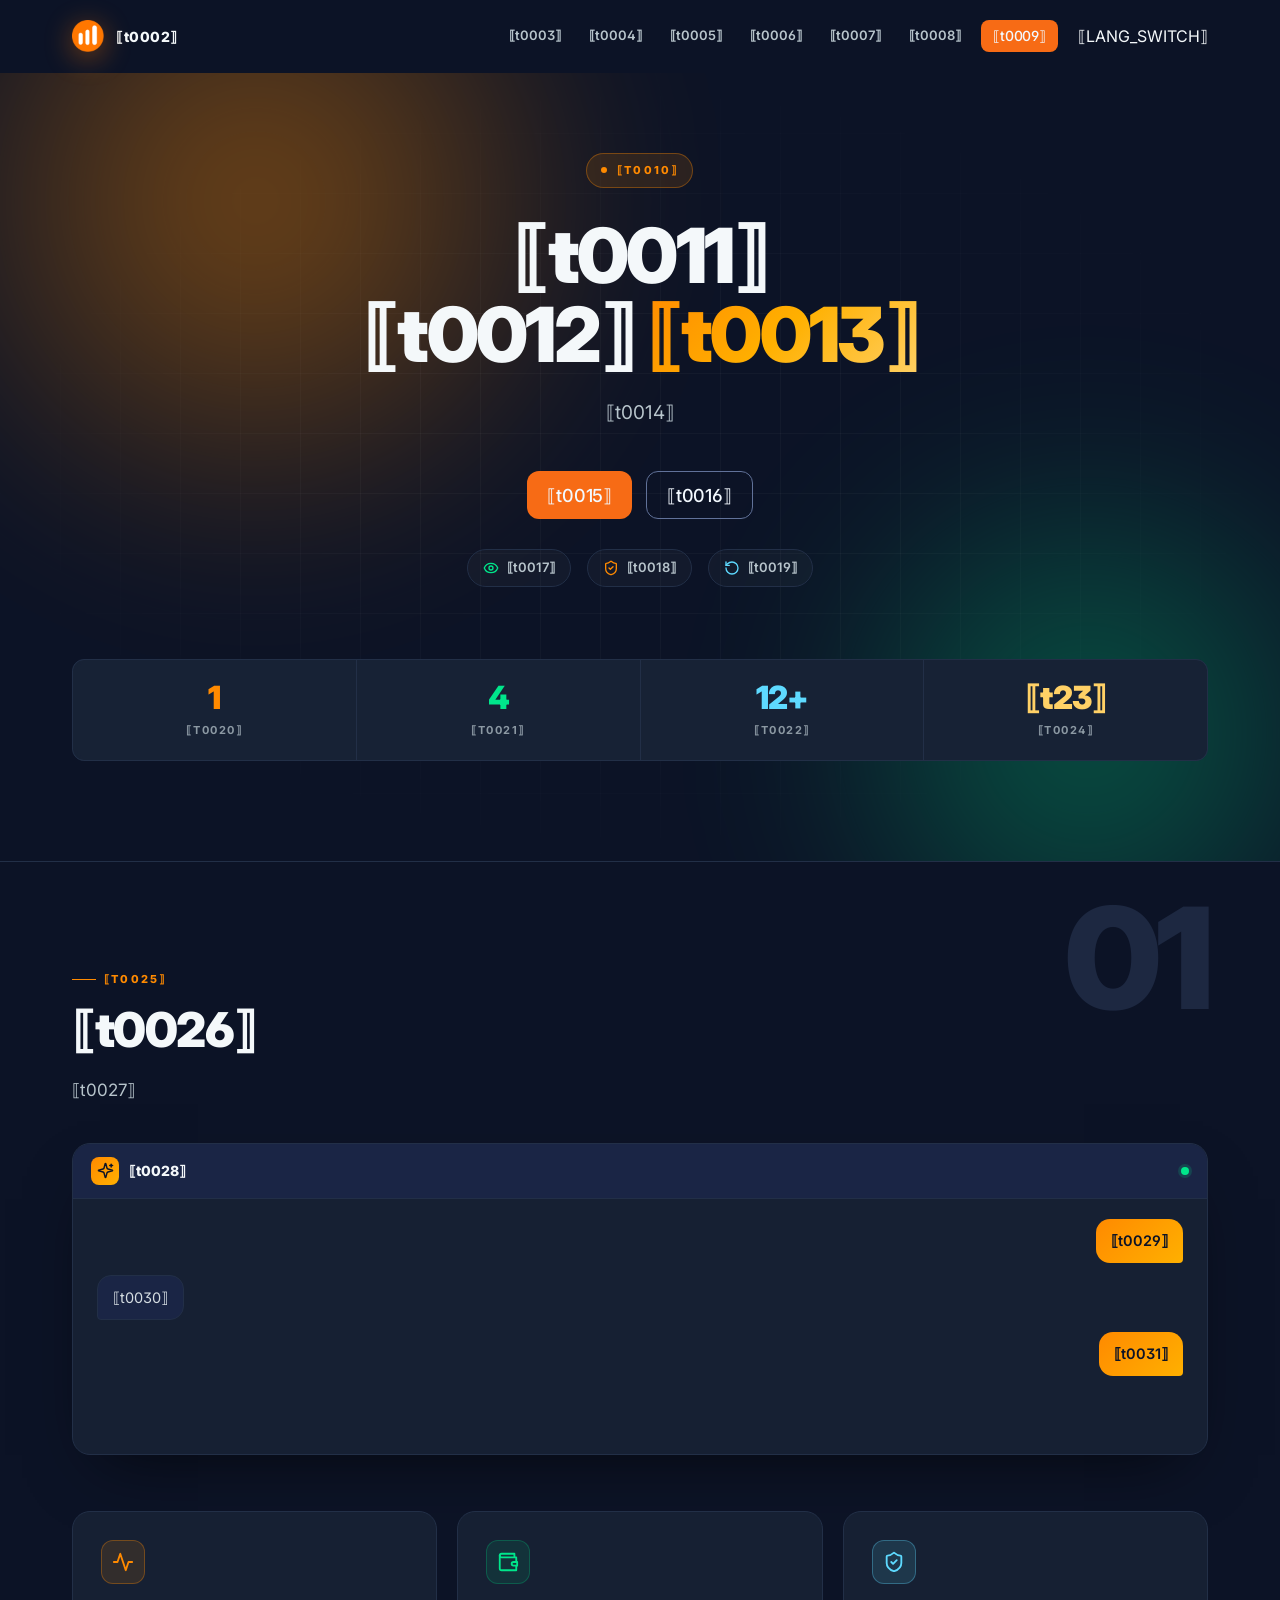
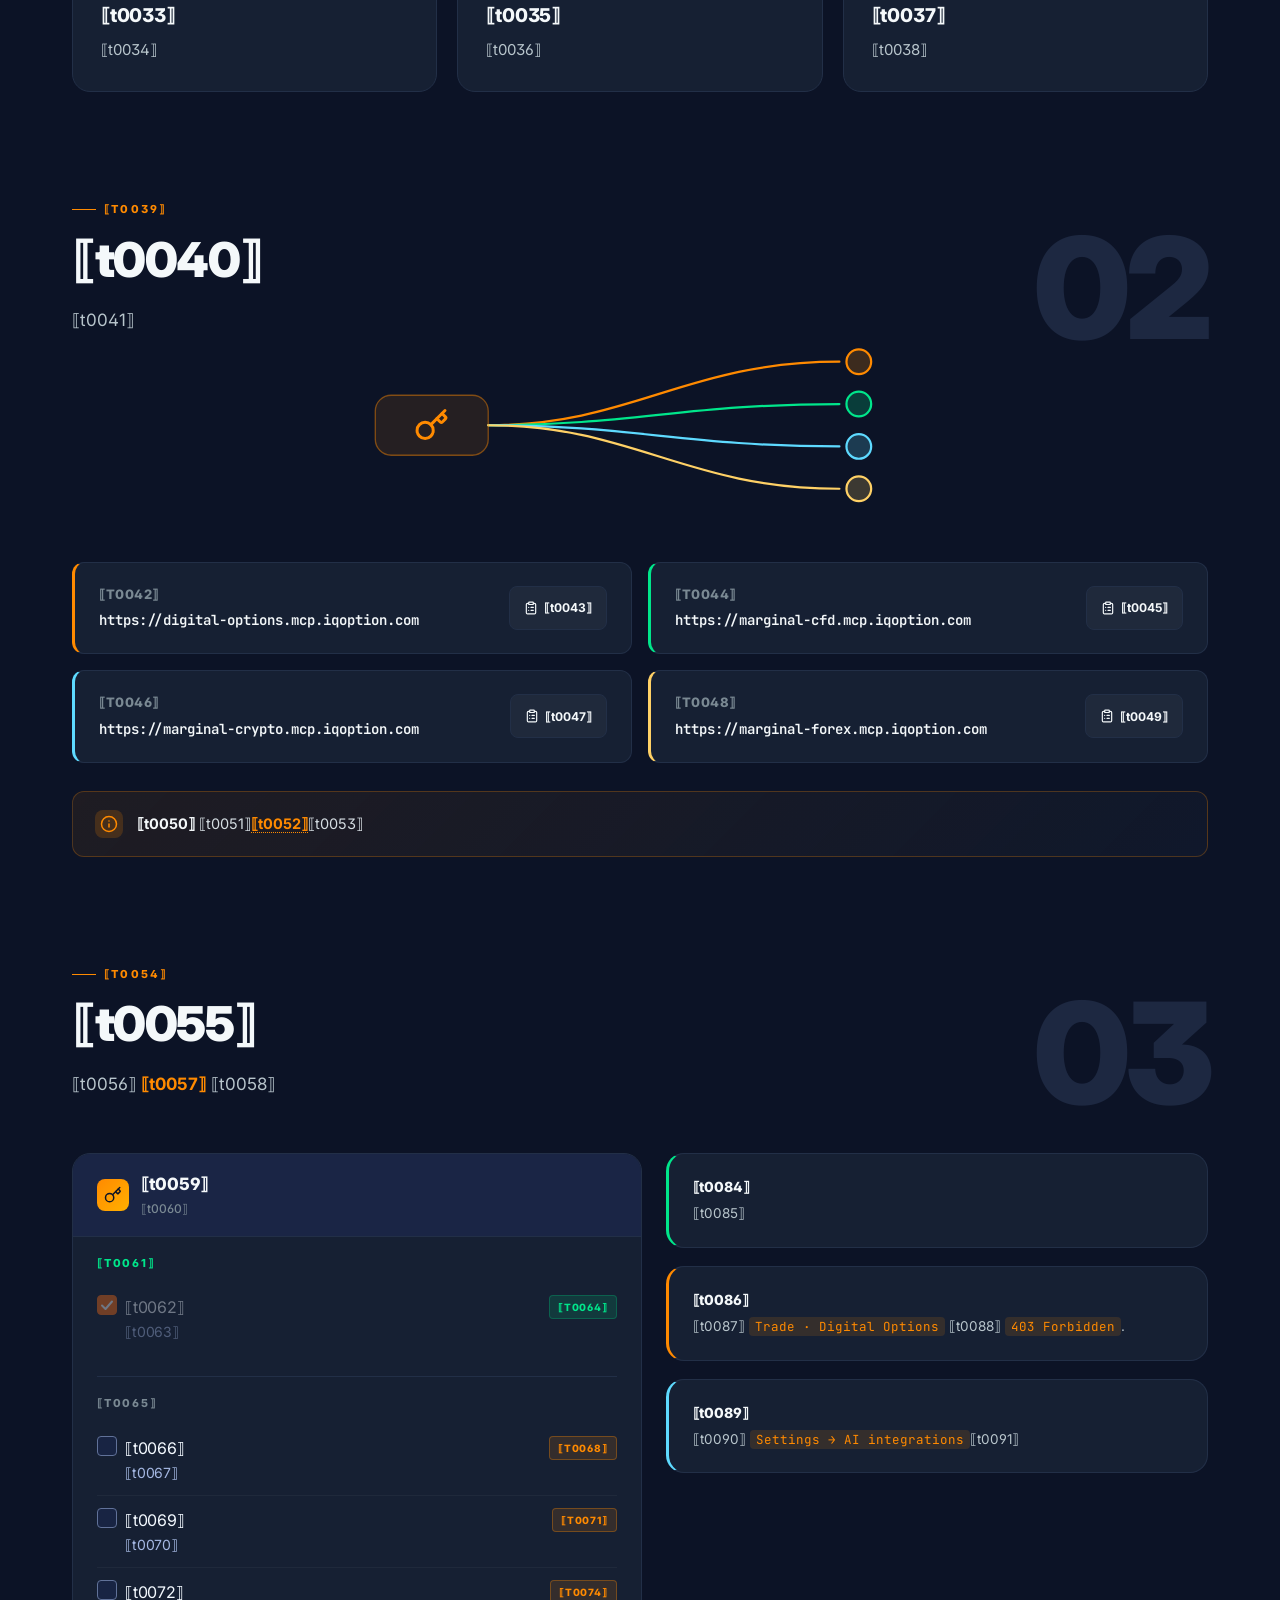
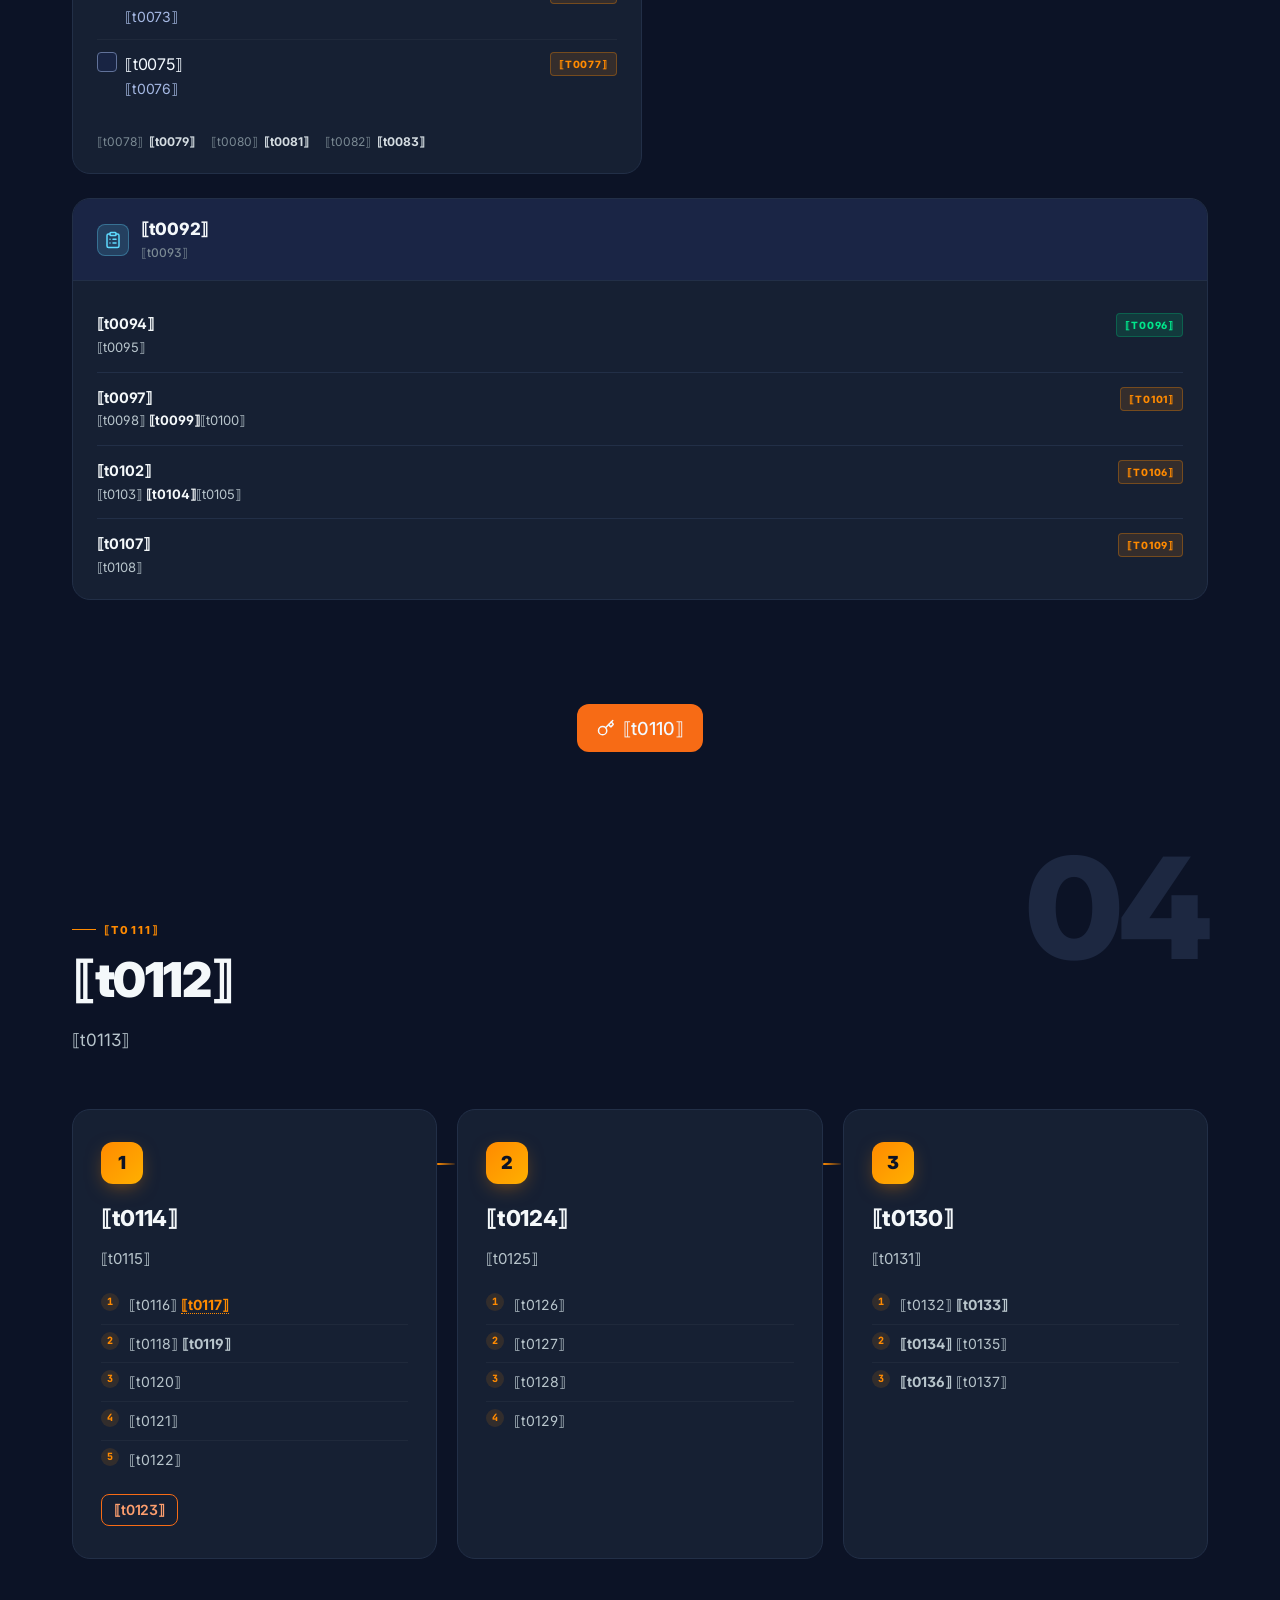
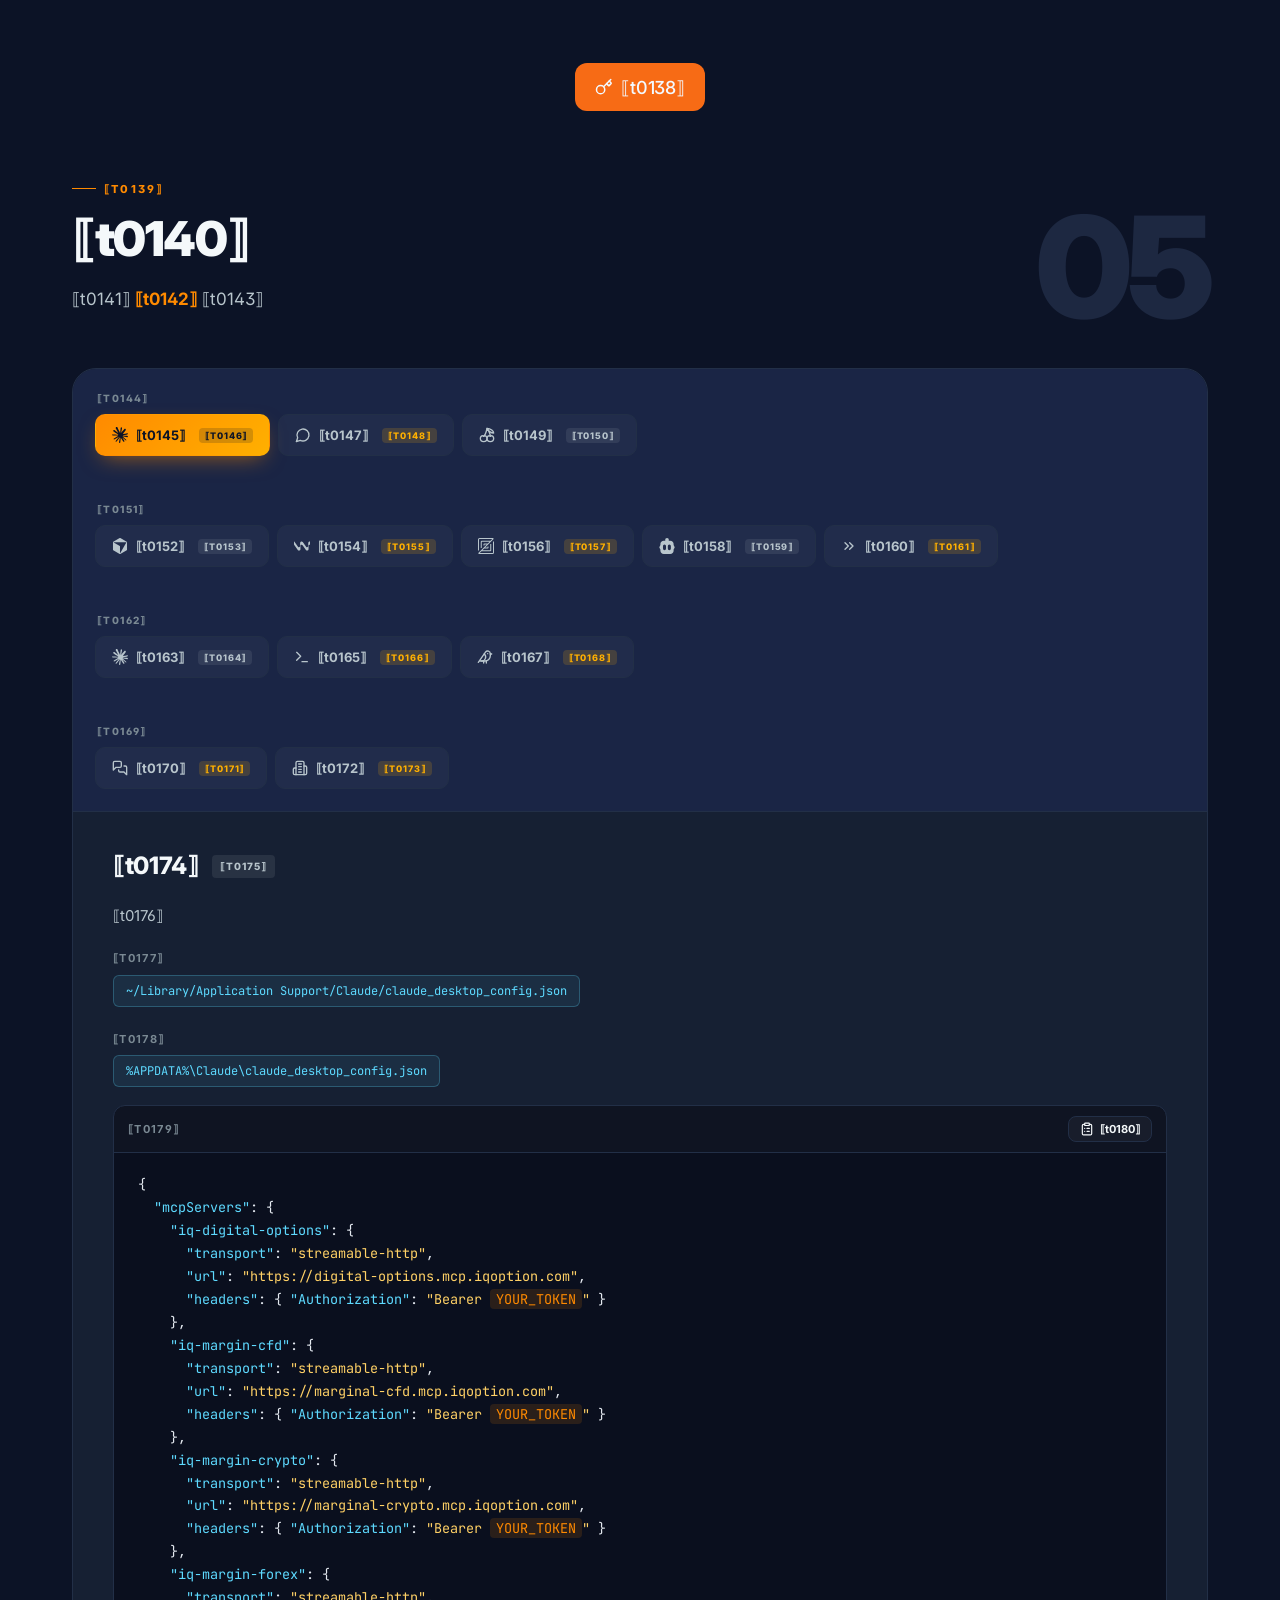
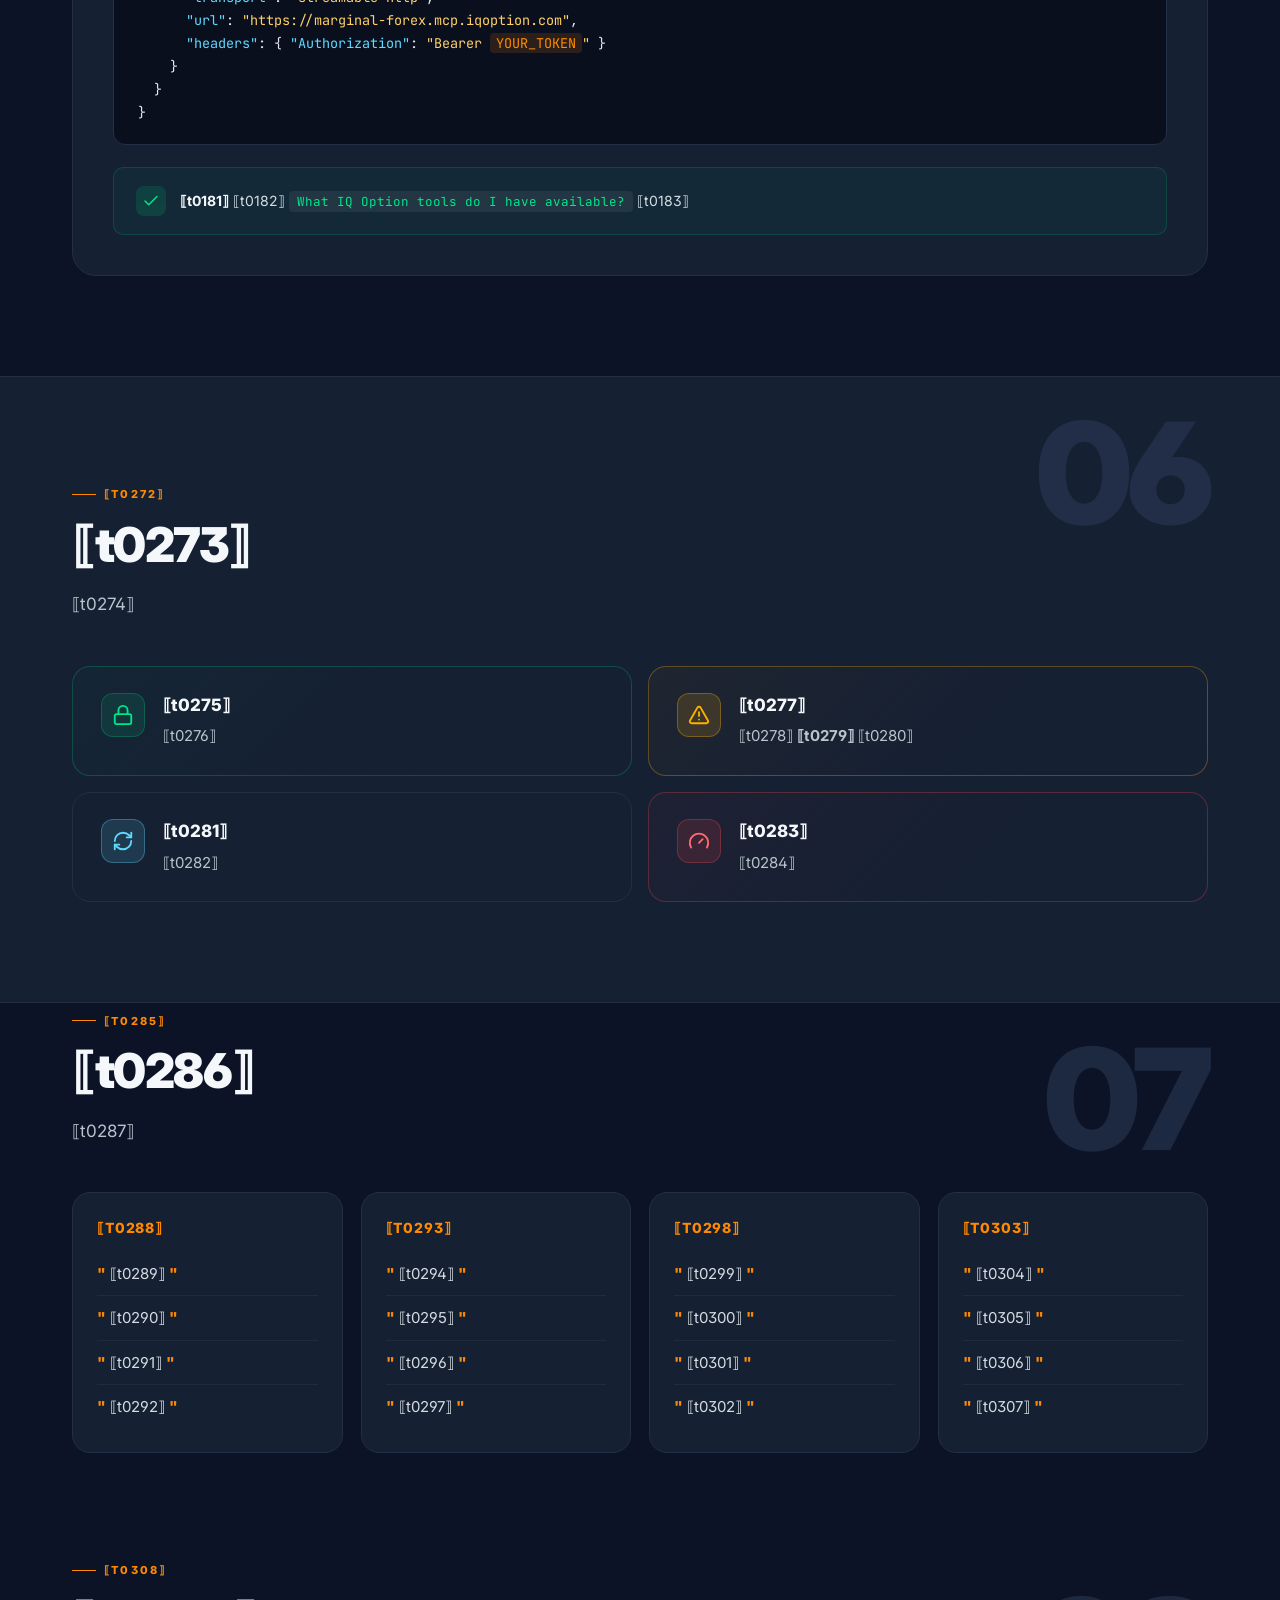
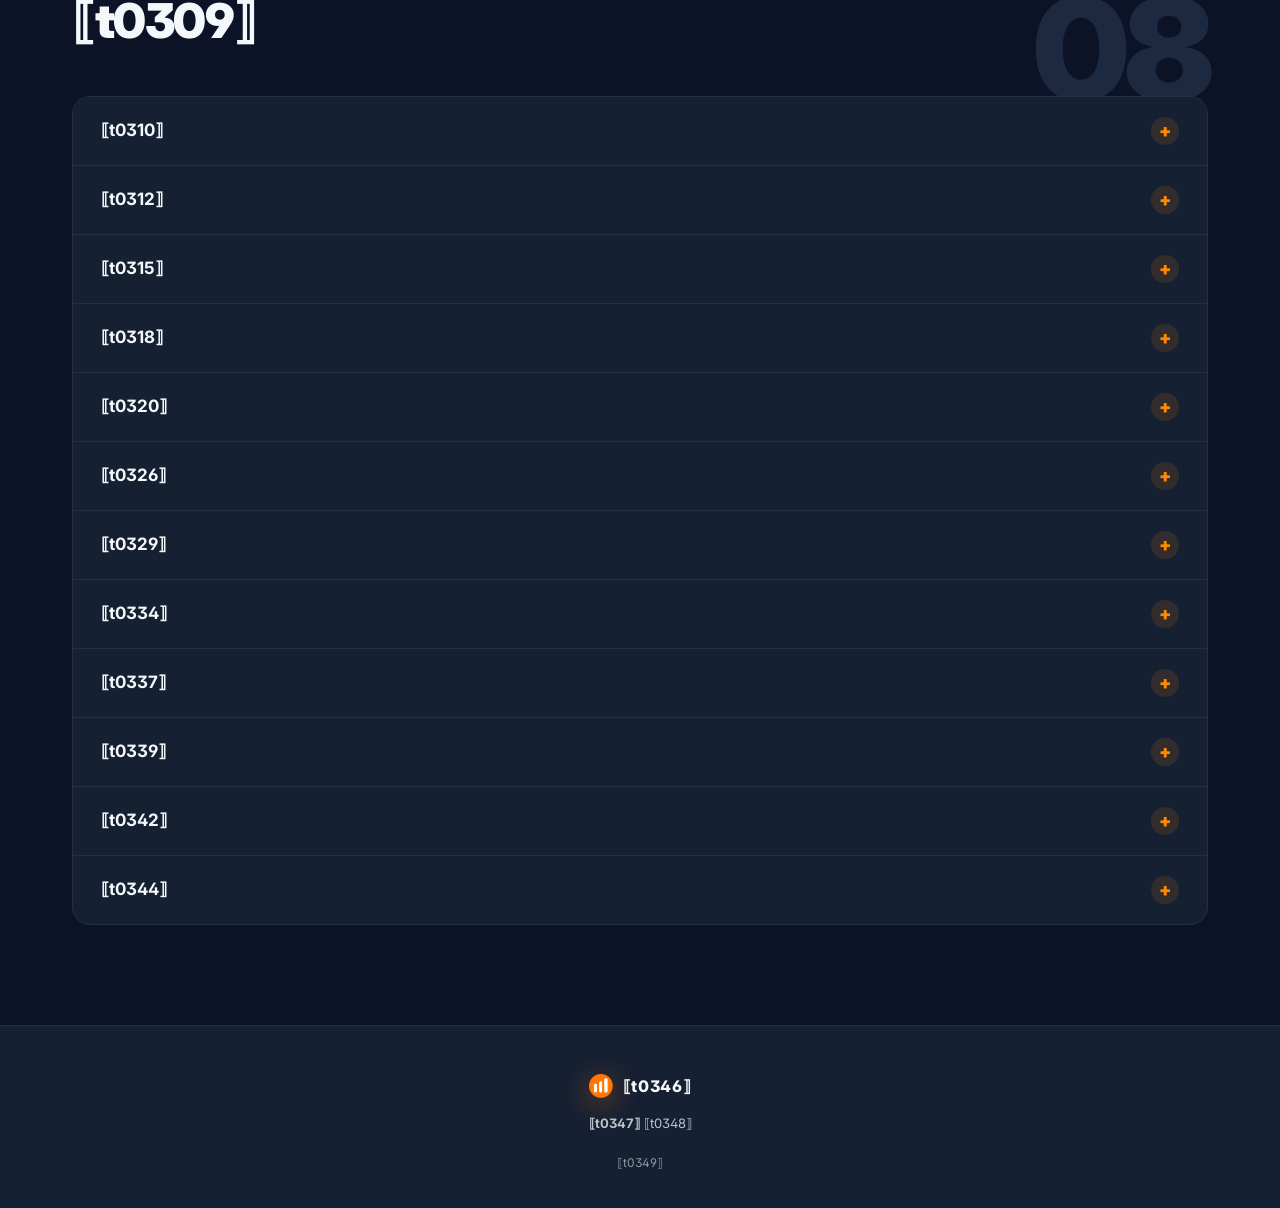
<file: template.html>
<!DOCTYPE html>
<html lang="en">
<head>
<meta charset="UTF-8">
<meta name="viewport" content="width=device-width, initial-scale=1">
<!-- Google Tag Manager -->
<script>(function(w,d,s,l,i){w[l]=w[l]||[];w[l].push({'gtm.start':
new Date().getTime(),event:'gtm.js'});var f=d.getElementsByTagName(s)[0],
j=d.createElement(s),dl=l!='dataLayer'?'&l='+l:'';j.async=true;j.src=
'https://www.googletagmanager.com/gtm.js?id='+i+dl;f.parentNode.insertBefore(j,f);
})(window,document,'script','dataLayer','GTM-W5H54HZ6');</script>
<!-- End Google Tag Manager -->
<title>Connect any AI assistant to IQ Option · MCP Integration Guide</title>
<meta name="description" content="Connect Claude, ChatGPT, Cursor and 12+ AI assistants to your IQ Option account via the Model Context Protocol (MCP). One Bearer token, four market servers — digital options, CFD, crypto, forex. No code, three steps.">
<meta name="keywords" content="IQ Option, MCP, Model Context Protocol, Claude, ChatGPT, Cursor, AI trading assistant, digital options, forex, crypto, CFD, Bearer token">
<meta name="author" content="IQ Option">
<meta name="robots" content="index, follow, max-image-preview:large, max-snippet:-1">
<meta name="theme-color" content="#0C1326">
<link rel="canonical" href="https://iqoptionmcp.com/">

<!-- Open Graph -->
<meta property="og:type" content="website">
<meta property="og:site_name" content="IQ Option · AI Integrations">
<meta property="og:title" content="Connect any AI assistant to IQ Option · MCP Integration Guide">
<meta property="og:description" content="One token, four markets, any AI. Connect Claude, ChatGPT or Cursor to IQ Option via MCP in three steps.">
<meta property="og:url" content="https://iqoptionmcp.com/">
<meta property="og:image" content="https://iqoptionmcp.com/assets/img/og.png">
<meta property="og:image:width" content="1200">
<meta property="og:image:height" content="630">
<meta property="og:image:alt" content="Connect any AI assistant to your IQ Option account via MCP">
<meta property="og:locale" content="en_US">

<!-- Twitter -->
<meta name="twitter:card" content="summary_large_image">
<meta name="twitter:title" content="Connect any AI assistant to IQ Option via MCP">
<meta name="twitter:description" content="One token, four markets, any AI. Claude, ChatGPT, Cursor — connected to IQ Option in three steps.">
<meta name="twitter:image" content="https://iqoptionmcp.com/assets/img/og.png">

<link rel="icon" type="image/png" href="assets/img/logo.png">
<link rel="apple-touch-icon" href="assets/img/logo.png">
<!-- AI ingestion: full guide as plain markdown -->
<link rel="alternate" type="text/markdown" title="llms-full" href="/llms-full.txt">

<link rel="preconnect" href="https://fonts.googleapis.com">
<link rel="preconnect" href="https://fonts.gstatic.com" crossorigin>
<!-- Fonts off the critical path: text paints instantly in a metric-matched fallback, then swaps to Inter -->
<link rel="preload" as="style" href="https://fonts.googleapis.com/css2?family=Inter:wght@400;500;600;700;800;900&family=JetBrains+Mono:wght@400;500;600&display=swap">
<link rel="stylesheet" media="print" onload="this.media='all'" href="https://fonts.googleapis.com/css2?family=Inter:wght@400;500;600;700;800;900&family=JetBrains+Mono:wght@400;500;600&display=swap">
<noscript><link rel="stylesheet" href="https://fonts.googleapis.com/css2?family=Inter:wght@400;500;600;700;800;900&family=JetBrains+Mono:wght@400;500;600&display=swap"></noscript>

<!-- QEDS · Quadcode Enterprise Design System (v1.2-pilot, dark) — self-hosted snapshot -->
<link rel="stylesheet" href="assets/css/qeds.css">
<link rel="stylesheet" href="assets/css/tokens.css">
<link rel="stylesheet" href="assets/css/styles.css">

<!-- Analytics: visits + on-site events (privacy-first, cookieless) -->
<script src="assets/js/analytics.js" defer></script>

<!-- Structured data for AI answer engines & search -->
<script type="application/ld+json">
{
  "@context": "https://schema.org",
  "@graph": [
    {
      "@type": "WebSite",
      "@id": "https://iqoptionmcp.com/#website",
      "url": "https://iqoptionmcp.com/",
      "name": "IQ Option · AI Integrations",
      "description": "Connect any AI assistant to your IQ Option account via the Model Context Protocol.",
      "inLanguage": "en",
      "publisher": {
        "@id": "https://iqoptionmcp.com/#org"
      }
    },
    {
      "@type": "Organization",
      "@id": "https://iqoptionmcp.com/#org",
      "name": "IQ Option",
      "url": "https://iqoption.com",
      "logo": "https://iqoptionmcp.com/assets/img/logo.png"
    },
    {
      "@type": "TechArticle",
      "@id": "https://iqoptionmcp.com/#article",
      "headline": "Connect any AI assistant to IQ Option via MCP",
      "description": "One Bearer token, four market MCP servers (digital options, CFD, crypto, forex). Ready-made configs for Claude, ChatGPT, Cursor and 12+ assistants. No code, three steps.",
      "inLanguage": "en",
      "isPartOf": {
        "@id": "https://iqoptionmcp.com/#website"
      },
      "author": {
        "@id": "https://iqoptionmcp.com/#org"
      },
      "publisher": {
        "@id": "https://iqoptionmcp.com/#org"
      },
      "keywords": "IQ Option, MCP, Model Context Protocol, Claude, ChatGPT, Cursor, AI trading, digital options, forex, crypto, CFD"
    },
    {
      "@type": "HowTo",
      "@id": "https://iqoptionmcp.com/#howto",
      "name": "How to connect an AI assistant to IQ Option",
      "description": "Connect any MCP-capable AI assistant to IQ Option in three steps.",
      "totalTime": "PT3M",
      "step": [
        {
          "@type": "HowToStep",
          "position": 1,
          "name": "Create a token",
          "text": "In the IQ Option mobile app or web: open Settings → AI integrations, tap + Add integration, name the token and set an expiry, tick which markets may trade (read is always on), then copy the token immediately — it is shown only once."
        },
        {
          "@type": "HowToStep",
          "position": 2,
          "name": "Pick your assistant",
          "text": "Choose an AI client with native MCP support: Claude Desktop, Claude Code, Cursor, Windsurf, Zed, OpenAI Codex, ChatGPT Desktop, Cline, Continue.dev, Goose, Cherry Studio or LibreChat."
        },
        {
          "@type": "HowToStep",
          "position": 3,
          "name": "Paste the config",
          "text": "Copy the ready-made snippet for your assistant. Each entry needs the server URL, an 'Authorization: Bearer <token>' header, and a restart of the assistant."
        }
      ]
    },
    {
      "@type": "FAQPage",
      "@id": "https://iqoptionmcp.com/#faq",
      "mainEntity": [
        {
          "@type": "Question",
          "name": "Do I need to install anything on my computer?",
          "acceptedAnswer": {
            "@type": "Answer",
            "text": "No. Our MCP servers are hosted by us — no repos to clone, no Python or venv to install. Just the URL + Bearer token in your AI assistant's config."
          }
        },
        {
          "@type": "Question",
          "name": "Does one token really work on all 4 servers?",
          "acceptedAnswer": {
            "@type": "Answer",
            "text": "Yes. Create a single Bearer token in Settings → AI integrations and use it in the Authorization header for all four endpoints: digital-options, marginal-cfd, marginal-crypto, marginal-forex."
          }
        },
        {
          "@type": "Question",
          "name": "What if I only want to connect one market, e.g. Forex?",
          "acceptedAnswer": {
            "@type": "Answer",
            "text": "Delete the other blocks from the config — keep only iq-margin-forex. AI will see only the tools from that server and won't be able to touch, e.g., options by accident."
          }
        },
        {
          "@type": "Question",
          "name": "What can AI actually do through MCP?",
          "acceptedAnswer": {
            "@type": "Answer",
            "text": "Each of our servers exposes its own tools list — you can see the full set right after connecting by asking the assistant: \"What IQ Option tools do you have?\". In total this is reading market data, portfolio and trades, plus methods to open/close positions. Which methods are available to a specific token is determined by its scope (read + optionally trade per market)."
          }
        },
        {
          "@type": "Question",
          "name": "How do I make sure AI can't trade?",
          "acceptedAnswer": {
            "@type": "Answer",
            "text": "When creating the token in Settings → AI integrations just don't tick any of the four \"Trade · …\" checkboxes. Read stays on (it can't be turned off — AI needs it), and any attempt to call a trading tool will return 403 Forbidden. This is the safest setup for research use cases."
          }
        },
        {
          "@type": "Question",
          "name": "Can I allow trading on only one instrument?",
          "acceptedAnswer": {
            "@type": "Answer",
            "text": "Yes. For example, tick only Trade · Margin Crypto — AI will be able to open/close crypto positions, but options, CFD and forex stay read-only. Useful when you're testing the AI setup on a market you're comfortable with."
          }
        },
        {
          "@type": "Question",
          "name": "What if I want to drop a trade permission from an existing token?",
          "acceptedAnswer": {
            "@type": "Answer",
            "text": "Open Settings → AI integrations, find the token and uncheck the relevant box (e.g. Trade · Margin CFD). The permission is removed instantly — the server will start returning 403 Forbidden on trading calls for that market. The token value itself doesn't change, so no need to touch your assistant's config."
          }
        },
        {
          "@type": "Question",
          "name": "What if my token leaked?",
          "acceptedAnswer": {
            "@type": "Answer",
            "text": "Go to Settings → AI integrations, find the compromised token and hit Revoke. All requests with it stop working instantly. Create a new one and update the assistant's config."
          }
        },
        {
          "@type": "Question",
          "name": "What are the limits on tokens and servers?",
          "acceptedAnswer": {
            "@type": "Answer",
            "text": "One account can have multiple active tokens at once (visible in the Active tokens list). One token works across all 4 servers. If you want separate keys per integration for easier revocation — create several and give them meaningful names."
          }
        },
        {
          "@type": "Question",
          "name": "My assistant doesn't see the tools after setup. What now?",
          "acceptedAnswer": {
            "@type": "Answer",
            "text": "Checklist: (1) restart the assistant completely, (2) make sure the token is copied without extra whitespace at the start/end, (3) check that the URL has no trailing slash and matches your subscription, (4) make sure the Authorization header starts exactly with Bearer (note the space), (5) check the assistant's logs — usually it's a JSON syntax error in the config."
          }
        },
        {
          "@type": "Question",
          "name": "Which assistant is the easiest to set up from scratch?",
          "acceptedAnswer": {
            "@type": "Answer",
            "text": "If you're not a developer — Claude Desktop or Cherry Studio: both have a UI that handles the config for you. If you live in code — Cursor or Claude Code will feel more natural."
          }
        },
        {
          "@type": "Question",
          "name": "Is using MCP free?",
          "acceptedAnswer": {
            "@type": "Answer",
            "text": "At the moment — yes, free for all IQ Option clients with an active account. You only pay for your AI assistant's subscription (Claude Pro / ChatGPT Plus, etc.)."
          }
        }
      ]
    }
  ]
}
</script>
</head>
<body>
<!-- Google Tag Manager (noscript) -->
<noscript><iframe src="https://www.googletagmanager.com/ns.html?id=GTM-W5H54HZ6"
height="0" width="0" style="display:none;visibility:hidden"></iframe></noscript>
<!-- End Google Tag Manager (noscript) -->
<!-- ════════════════════════════════════════════════════════════════════
     HERO
     ════════════════════════════════════════════════════════════════════ -->
<a class="skip-link" href="#main">⟦t0001⟧</a>
<!-- Icon sprite (Lucide) — decorative, locale-neutral -->
<svg aria-hidden="true" focusable="false" height="0" style="position:absolute" width="0">
<symbol id="i-activity" viewbox="0 0 24 24"><path d="M22 12h-4l-3 9L9 3l-3 9H2"></path></symbol>
<symbol id="i-wallet" viewbox="0 0 24 24"><path d="M21 12V7H5a2 2 0 0 1 0-4h14v4"></path><path d="M3 5v14a2 2 0 0 0 2 2h16v-5"></path><path d="M18 12a2 2 0 0 0 0 4h4v-4Z"></path></symbol>
<symbol id="i-shield-check" viewbox="0 0 24 24"><path d="M20 13c0 5-3.5 7.5-7.66 8.95a1 1 0 0 1-.67-.01C7.5 20.5 4 18 4 13V6a1 1 0 0 1 1-1c2 0 4.5-1.2 6.24-2.72a1.17 1.17 0 0 1 1.52 0C14.51 3.81 17 5 19 5a1 1 0 0 1 1 1Z"></path><path d="m9 12 2 2 4-4"></path></symbol>
<symbol id="i-info" viewbox="0 0 24 24"><circle cx="12" cy="12" r="10"></circle><path d="M12 16v-4"></path><path d="M12 8h.01"></path></symbol>
<symbol id="i-key" viewbox="0 0 24 24"><path d="m15.5 7.5 2.3 2.3a1 1 0 0 0 1.4 0l2.1-2.1a1 1 0 0 0 0-1.4L19 4"></path><path d="m21 2-9.6 9.6"></path><circle cx="7.5" cy="15.5" r="5.5"></circle></symbol>
<symbol id="i-clipboard" viewbox="0 0 24 24"><rect height="4" rx="1" width="8" x="8" y="2"></rect><path d="M16 4h2a2 2 0 0 1 2 2v14a2 2 0 0 1-2 2H6a2 2 0 0 1-2-2V6a2 2 0 0 1 2-2h2"></path><path d="M12 11h4"></path><path d="M12 16h4"></path><path d="M8 11h.01"></path><path d="M8 16h.01"></path></symbol>
<symbol id="i-check" viewbox="0 0 24 24"><path d="M20 6 9 17l-5-5"></path></symbol>
<symbol id="i-lock" viewbox="0 0 24 24"><rect height="11" rx="2" width="18" x="3" y="11"></rect><path d="M7 11V7a5 5 0 0 1 10 0v4"></path></symbol>
<symbol id="i-alert" viewbox="0 0 24 24"><path d="m21.73 18-8-14a2 2 0 0 0-3.48 0l-8 14A2 2 0 0 0 4 21h16a2 2 0 0 0 1.73-3Z"></path><path d="M12 9v4"></path><path d="M12 17h.01"></path></symbol>
<symbol id="i-refresh" viewbox="0 0 24 24"><path d="M3 12a9 9 0 0 1 9-9 9.75 9.75 0 0 1 6.74 2.74L21 8"></path><path d="M21 3v5h-5"></path><path d="M21 12a9 9 0 0 1-9 9 9.75 9.75 0 0 1-6.74-2.74L3 16"></path><path d="M3 21v-5h5"></path></symbol>
<symbol id="i-gauge" viewbox="0 0 24 24"><path d="m12 14 4-4"></path><path d="M3.34 19a10 10 0 1 1 17.32 0"></path></symbol>
<symbol id="i-eye" viewbox="0 0 24 24"><path d="M2.06 12.35a1 1 0 0 1 0-.7 10.75 10.75 0 0 1 19.88 0 1 1 0 0 1 0 .7 10.75 10.75 0 0 1-19.88 0"></path><circle cx="12" cy="12" r="3"></circle></symbol>
<symbol id="i-rotate" viewbox="0 0 24 24"><path d="M3 12a9 9 0 1 0 9-9 9.75 9.75 0 0 0-6.74 2.74L3 8"></path><path d="M3 3v5h5"></path></symbol>
<symbol id="i-menu" viewbox="0 0 24 24"><path d="M4 6h16"></path><path d="M4 12h16"></path><path d="M4 18h16"></path></symbol>
<symbol id="i-sparkles" viewbox="0 0 24 24"><path d="M9.94 15.5A2 2 0 0 0 8.5 14.06l-6.14-1.58a.5.5 0 0 1 0-.96L8.5 9.94A2 2 0 0 0 9.94 8.5l1.58-6.14a.5.5 0 0 1 .96 0L14.06 8.5A2 2 0 0 0 15.5 9.94l6.14 1.58a.5.5 0 0 1 0 .96L15.5 14.06a2 2 0 0 0-1.44 1.44l-1.58 6.14a.5.5 0 0 1-.96 0z"></path><path d="M20 3v4"></path><path d="M22 5h-4"></path></symbol>
<symbol id="i-brand-claude" viewbox="0 0 24 24"><path d="m4.7144 15.9555 4.7174-2.6471.079-.2307-.079-.1275h-.2307l-.7893-.0486-2.6956-.0729-2.3375-.0971-2.2646-.1214-.5707-.1215-.5343-.7042.0546-.3522.4797-.3218.686.0608 1.5179.1032 2.2767.1578 1.6514.0972 2.4468.255h.3886l.0546-.1579-.1336-.0971-.1032-.0972L6.973 9.8356l-2.55-1.6879-1.3356-.9714-.7225-.4918-.3643-.4614-.1578-1.0078.6557-.7225.8803.0607.2246.0607.8925.686 1.9064 1.4754 2.4893 1.8336.3643.3035.1457-.1032.0182-.0728-.164-.2733-1.3539-2.4467-1.445-2.4893-.6435-1.032-.17-.6194c-.0607-.255-.1032-.4674-.1032-.7285L6.287.1335 6.6997 0l.9957.1336.419.3642.6192 1.4147 1.0018 2.2282 1.5543 3.0296.4553.8985.2429.8318.091.255h.1579v-.1457l.1275-1.706.2368-2.0947.2307-2.6957.0789-.7589.3764-.9107.7468-.4918.5828.2793.4797.686-.0668.4433-.2853 1.8517-.5586 2.9021-.3643 1.9429h.2125l.2429-.2429.9835-1.3053 1.6514-2.0643.7286-.8196.85-.9046.5464-.4311h1.0321l.759 1.1293-.34 1.1657-1.0625 1.3478-.8804 1.1414-1.2628 1.7-.7893 1.36.0729.1093.1882-.0183 2.8535-.607 1.5421-.2794 1.8396-.3157.8318.3886.091.3946-.3278.8075-1.967.4857-2.3072.4614-3.4364.8136-.0425.0304.0486.0607 1.5482.1457.6618.0364h1.621l3.0175.2247.7892.522.4736.6376-.079.4857-1.2142.6193-1.6393-.3886-3.825-.9107-1.3113-.3279h-.1822v.1093l1.0929 1.0686 2.0035 1.8092 2.5075 2.3314.1275.5768-.3218.4554-.34-.0486-2.2039-1.6575-.85-.7468-1.9246-1.621h-.1275v.17l.4432.6496 2.3436 3.5214.1214 1.0807-.17.3521-.6071.2125-.6679-.1214-1.3721-1.9246L14.38 17.959l-1.1414-1.9428-.1397.079-.674 7.2552-.3156.3703-.7286.2793-.6071-.4614-.3218-.7468.3218-1.4753.3886-1.9246.3157-1.53.2853-1.9004.17-.6314-.0121-.0425-.1397.0182-1.4328 1.9672-2.1796 2.9446-1.7243 1.8456-.4128.164-.7164-.3704.0667-.6618.4008-.5889 2.386-3.0357 1.4389-1.882.929-1.0868-.0062-.1579h-.0546l-6.3385 4.1164-1.1293.1457-.4857-.4554.0608-.7467.2307-.2429 1.9064-1.3114Z"></path></symbol>
<symbol id="i-brand-cursor" viewbox="0 0 24 24"><path d="M11.503.131 1.891 5.678a.84.84 0 0 0-.42.726v11.188c0 .3.162.575.42.724l9.609 5.55a1 1 0 0 0 .998 0l9.61-5.55a.84.84 0 0 0 .42-.724V6.404a.84.84 0 0 0-.42-.726L12.497.131a1.01 1.01 0 0 0-.996 0M2.657 6.338h18.55c.263 0 .43.287.297.515L12.23 22.918c-.062.107-.229.064-.229-.06V12.335a.59.59 0 0 0-.295-.51l-9.11-5.257c-.109-.063-.064-.23.061-.23"></path></symbol>
<symbol id="i-brand-windsurf" viewbox="0 0 24 24"><path d="M23.55 5.067c-1.2038-.002-2.1806.973-2.1806 2.1765v4.8676c0 .972-.8035 1.7594-1.7597 1.7594-.568 0-1.1352-.286-1.4718-.7659l-4.9713-7.1003c-.4125-.5896-1.0837-.941-1.8103-.941-1.1334 0-2.1533.9635-2.1533 2.153v4.8957c0 .972-.7969 1.7594-1.7596 1.7594-.57 0-1.1363-.286-1.4728-.7658L.4076 5.1598C.2822 4.9798 0 5.0688 0 5.2882v4.2452c0 .2147.0656.4228.1884.599l5.4748 7.8183c.3234.462.8006.8052 1.3509.9298 1.3771.313 2.6446-.747 2.6446-2.0977v-4.893c0-.972.7875-1.7593 1.7596-1.7593h.003a1.798 1.798 0 0 1 1.4718.7658l4.9723 7.0994c.4135.5905 1.05.941 1.8093.941 1.1587 0 2.1515-.9645 2.1515-2.153v-4.8948c0-.972.7875-1.7594 1.7596-1.7594h.194a.22.22 0 0 0 .2204-.2202v-4.622a.22.22 0 0 0-.2203-.2203Z"></path></symbol>
<symbol id="i-brand-zed" viewbox="0 0 24 24"><path d="M2.25 1.5a.75.75 0 0 0-.75.75v16.5H0V2.25A2.25 2.25 0 0 1 2.25 0h20.095c1.002 0 1.504 1.212.795 1.92L10.764 14.298h3.486V12.75h1.5v1.922a1.125 1.125 0 0 1-1.125 1.125H9.264l-2.578 2.578h11.689V9h1.5v9.375a1.5 1.5 0 0 1-1.5 1.5H5.185L2.562 22.5H21.75a.75.75 0 0 0 .75-.75V5.25H24v16.5A2.25 2.25 0 0 1 21.75 24H1.655C.653 24 .151 22.788.86 22.08L13.19 9.75H9.75v1.5h-1.5V9.375A1.125 1.125 0 0 1 9.375 8.25h5.314l2.625-2.625H5.625V15h-1.5V5.625a1.5 1.5 0 0 1 1.5-1.5h13.19L21.438 1.5z"></path></symbol>
<symbol id="i-brand-cline" viewbox="0 0 24 24"><path d="m23.365 13.556-1.442-2.895V8.994c0-2.764-2.218-5.002-4.954-5.002h-2.464c.178-.367.276-.779.276-1.213A2.77 2.77 0 0 0 12.018 0a2.77 2.77 0 0 0-2.763 2.779c0 .434.098.846.276 1.213H7.067c-2.736 0-4.954 2.238-4.954 5.002v1.667L.64 13.549c-.149.29-.149.636 0 .927l1.472 2.855v1.667C2.113 21.762 4.33 24 7.067 24h9.902c2.736 0 4.954-2.238 4.954-5.002V17.33l1.44-2.865c.143-.286.143-.622.002-.91m-12.854 2.36a2.27 2.27 0 0 1-2.261 2.273 2.27 2.27 0 0 1-2.261-2.273v-4.042A2.27 2.27 0 0 1 8.249 9.6a2.267 2.267 0 0 1 2.262 2.274zm7.285 0a2.27 2.27 0 0 1-2.26 2.273 2.27 2.27 0 0 1-2.262-2.273v-4.042A2.267 2.267 0 0 1 15.535 9.6a2.267 2.267 0 0 1 2.261 2.274z"></path></symbol>
<symbol id="i-terminal" viewbox="0 0 24 24"><path d="M12 19h8"></path><path d="m4 17 6-6-6-6"></path></symbol>
<symbol id="i-message" viewbox="0 0 24 24"><path d="M7.9 20A9 9 0 1 0 4 16.1L2 22Z"></path></symbol>
<symbol id="i-chevrons-right" viewbox="0 0 24 24"><path d="m6 17 5-5-5-5"></path><path d="m13 17 5-5-5-5"></path></symbol>
<symbol id="i-bird" viewbox="0 0 24 24"><path d="M16 7h.01"></path><path d="M3.4 18H12a8 8 0 0 0 8-8V7a4 4 0 0 0-7.28-2.3L2 20"></path><path d="m20 7 2 .5-2 .5"></path><path d="M10 18v3"></path><path d="M14 17.75V21"></path><path d="M7 18a6 6 0 0 0 3.84-10.61"></path></symbol>
<symbol id="i-cherry" viewbox="0 0 24 24"><path d="M2 17a5 5 0 0 0 10 0c0-2.76-2.5-5-5-3-2.5-2-5 .24-5 3Z"></path><path d="M12 17a5 5 0 0 0 10 0c0-2.76-2.5-5-5-3-2.5-2-5 .24-5 3Z"></path><path d="M7 14c3.22-2.91 4.29-8.75 5-12 1.66 2.38 4.94 9 5 12"></path><path d="M22 9c-4.29 0-7.14-2.33-10-7 5.71 0 10 4.67 10 7Z"></path></symbol>
<symbol id="i-messages" viewbox="0 0 24 24"><path d="M14 9a2 2 0 0 1-2 2H6l-4 4V4a2 2 0 0 1 2-2h8a2 2 0 0 1 2 2z"></path><path d="M18 9h2a2 2 0 0 1 2 2v11l-4-4h-6a2 2 0 0 1-2-2v-1"></path></symbol>
<symbol id="i-building" viewbox="0 0 24 24"><path d="M6 22V4a2 2 0 0 1 2-2h8a2 2 0 0 1 2 2v18Z"></path><path d="M6 12H4a2 2 0 0 0-2 2v6a2 2 0 0 0 2 2h2"></path><path d="M18 9h2a2 2 0 0 1 2 2v9a2 2 0 0 1-2 2h-2"></path><path d="M10 6h4"></path><path d="M10 10h4"></path><path d="M10 14h4"></path><path d="M10 18h4"></path></symbol>
</svg>
<main id="main">
<header class="site-header">
<div class="container">
<nav aria-label="Primary" class="nav">
<div class="logo">
<img alt="IQ Option" class="logo-mark" height="32" src="assets/img/logo.png" width="32"/>
        ⟦t0002⟧
      </div>
<button aria-controls="nav-links" aria-expanded="false" aria-label="Menu" class="nav-toggle" type="button">
<svg aria-hidden="true" class="ic"><use href="#i-menu"></use></svg>
</button>
<div class="nav-links" id="nav-links">
<a href="#what">⟦t0003⟧</a>
<a href="#servers">⟦t0004⟧</a>
<a href="#setup">⟦t0005⟧</a>
<a href="#assistants">⟦t0006⟧</a>
<a href="#safety">⟦t0007⟧</a>
<a href="#faq">⟦t0008⟧</a>
</div>
<a class="qeds-button nav-cta" data-context="accent" data-cta="nav" data-prominence="primary" data-size="sm" href="https://iqoption.com/en/profile/ai-integration" rel="noopener" target="_blank">
<svg aria-hidden="true" class="ic"><use href="#i-key"></use></svg>
<span class="qeds-button__label">⟦t0009⟧</span>
</a>
⟦LANG_SWITCH⟧</nav>
</div>
</header>
<div class="hero-shell">
<div class="hero-bg"></div>
<div class="hero-grid"></div>
<div class="container">
<div class="hero">
<span class="badge">
<span class="badge-dot"></span>
        ⟦t0010⟧
      </span>
<h1 class="hero-title">
        ⟦t0011⟧<br/>
        ⟦t0012⟧ <span class="hero-grad">⟦t0013⟧</span>
</h1>
<p class="hero-sub">
        ⟦t0014⟧
      </p>
<div class="hero-cta">
<a class="qeds-button" data-context="accent" data-prominence="primary" data-size="lg" href="#setup">
<span class="qeds-button__label">⟦t0015⟧</span>
</a>
<a class="qeds-button" data-context="general" data-prominence="tertiary" data-size="lg" href="#assistants">
<span class="qeds-button__label">⟦t0016⟧</span>
</a>
</div>
<div class="trust-strip">
<span class="trust-chip"><svg aria-hidden="true" class="ic"><use href="#i-eye"></use></svg>⟦t0017⟧</span>
<span class="trust-chip"><svg aria-hidden="true" class="ic"><use href="#i-shield-check"></use></svg>⟦t0018⟧</span>
<span class="trust-chip"><svg aria-hidden="true" class="ic"><use href="#i-rotate"></use></svg>⟦t0019⟧</span>
</div>
<div class="hero-stats reveal">
<div class="hstat">
<div class="hstat-num">1</div>
<div class="hstat-label">⟦t0020⟧</div>
</div>
<div class="hstat">
<div class="hstat-num green">4</div>
<div class="hstat-label">⟦t0021⟧</div>
</div>
<div class="hstat">
<div class="hstat-num cyan">12+</div>
<div class="hstat-label">⟦t0022⟧</div>
</div>
<div class="hstat">
<div class="hstat-num gold">⟦t0023⟧</div>
<div class="hstat-label">⟦t0024⟧</div>
</div>
</div>
</div>
</div>
</div>
<!-- ════════════════════════════════════════════════════════════════════
     WHAT IS MCP
     ════════════════════════════════════════════════════════════════════ -->
<section data-num="01" id="what">
<div class="container">
<div class="section-eyebrow">⟦t0025⟧</div>
<h2 class="section-title">⟦t0026⟧</h2>
<p class="section-sub">
      ⟦t0027⟧
    </p>
<div aria-label="Example AI conversation" class="chat-mock reveal">
<div class="chat-head">
<span class="chat-avatar"><svg aria-hidden="true" class="ic"><use href="#i-sparkles"></use></svg></span>
<span class="chat-name">⟦t0028⟧</span>
<span aria-hidden="true" class="chat-dot"></span>
</div>
<div class="chat-body">
<div class="chat-msg user"><p>⟦t0029⟧</p></div>
<div class="chat-msg ai"><p>⟦t0030⟧</p></div>
<div class="chat-msg user"><p>⟦t0031⟧</p></div>
<div class="chat-msg ai"><p>⟦t0032⟧</p></div>
</div>
</div>
<div class="cap-grid">
<div class="cap-card reveal">
<div class="cap-ic orange"><svg aria-hidden="true" class="ic"><use href="#i-activity"></use></svg></div>
<h3>⟦t0033⟧</h3>
<p>⟦t0034⟧</p>
</div>
<div class="cap-card reveal">
<div class="cap-ic green"><svg aria-hidden="true" class="ic"><use href="#i-wallet"></use></svg></div>
<h3>⟦t0035⟧</h3>
<p>⟦t0036⟧</p>
</div>
<div class="cap-card reveal">
<div class="cap-ic cyan"><svg aria-hidden="true" class="ic"><use href="#i-shield-check"></use></svg></div>
<h3>⟦t0037⟧</h3>
<p>⟦t0038⟧</p>
</div>
</div>
</div>
</section>
<!-- ════════════════════════════════════════════════════════════════════
     SERVERS
     ════════════════════════════════════════════════════════════════════ -->
<section data-num="02" id="servers" style="padding-top:0;">
<div class="container">
<div class="section-eyebrow">⟦t0039⟧</div>
<h2 class="section-title">⟦t0040⟧</h2>
<p class="section-sub">
      ⟦t0041⟧
    </p>
<div class="token-flow" aria-hidden="true">
<svg viewBox="0 0 680 200" fill="none" role="img" xmlns="http://www.w3.org/2000/svg">
<path class="flow-line c1" pathLength="1" d="M168 100 C 332 100, 392 28, 566 28"></path>
<path class="flow-line c2" pathLength="1" d="M168 100 C 332 100, 392 76, 566 76"></path>
<path class="flow-line c3" pathLength="1" d="M168 100 C 332 100, 392 124, 566 124"></path>
<path class="flow-line c4" pathLength="1" d="M168 100 C 332 100, 392 172, 566 172"></path>
<g class="flow-hub">
<rect x="40" y="66" width="128" height="68" rx="18"></rect>
<use href="#i-key" x="84" y="80" width="40" height="40" class="ic hub-key"></use>
</g>
<g class="flow-node c1"><circle cx="588" cy="28" r="14"></circle></g>
<g class="flow-node c2"><circle cx="588" cy="76" r="14"></circle></g>
<g class="flow-node c3"><circle cx="588" cy="124" r="14"></circle></g>
<g class="flow-node c4"><circle cx="588" cy="172" r="14"></circle></g>
</svg>
</div>
<div class="servers-row">
<div class="srv-card">
<div class="srv-info">
<div class="srv-name">⟦t0042⟧</div>
<div class="srv-url">https://digital-options.mcp.iqoption.com</div>
</div>
<button class="copy-btn" data-copy="https://digital-options.mcp.iqoption.com"><svg aria-hidden="true" class="ic"><use href="#i-clipboard"></use></svg> ⟦t0043⟧</button>
</div>
<div class="srv-card green">
<div class="srv-info">
<div class="srv-name">⟦t0044⟧</div>
<div class="srv-url">https://marginal-cfd.mcp.iqoption.com</div>
</div>
<button class="copy-btn" data-copy="https://marginal-cfd.mcp.iqoption.com"><svg aria-hidden="true" class="ic"><use href="#i-clipboard"></use></svg> ⟦t0045⟧</button>
</div>
<div class="srv-card cyan">
<div class="srv-info">
<div class="srv-name">⟦t0046⟧</div>
<div class="srv-url">https://marginal-crypto.mcp.iqoption.com</div>
</div>
<button class="copy-btn" data-copy="https://marginal-crypto.mcp.iqoption.com"><svg aria-hidden="true" class="ic"><use href="#i-clipboard"></use></svg> ⟦t0047⟧</button>
</div>
<div class="srv-card gold">
<div class="srv-info">
<div class="srv-name">⟦t0048⟧</div>
<div class="srv-url">https://marginal-forex.mcp.iqoption.com</div>
</div>
<button class="copy-btn" data-copy="https://marginal-forex.mcp.iqoption.com"><svg aria-hidden="true" class="ic"><use href="#i-clipboard"></use></svg> ⟦t0049⟧</button>
</div>
</div>
<div class="one-token-tip">
<div class="info-ic"><svg aria-hidden="true" class="ic"><use href="#i-info"></use></svg></div>
<div>
<strong>⟦t0050⟧</strong> ⟦t0051⟧<a href="https://iqoption.com/en/profile/ai-integration" rel="noopener" style="color:var(--accent); font-weight:700; border-bottom:1px dotted var(--accent);" target="_blank">⟦t0052⟧</a>⟦t0053⟧
      </div>
</div>
</div>
</section>
<!-- ════════════════════════════════════════════════════════════════════
     PERMISSIONS · per-instrument trade opt-in
     ════════════════════════════════════════════════════════════════════ -->
<section data-num="03" id="permissions" style="padding-top:0;">
<div class="container">
<div class="section-eyebrow">⟦t0054⟧</div>
<h2 class="section-title">⟦t0055⟧</h2>
<p class="section-sub">
      ⟦t0056⟧ <strong style="color:var(--accent);">⟦t0057⟧</strong> ⟦t0058⟧
    </p>
<div class="perm-shell">
<!-- LEFT: Mockup of the token creation card -->
<div class="perm-card">
<div class="perm-head">
<div class="perm-head-ic"><svg aria-hidden="true" class="ic"><use href="#i-key"></use></svg></div>
<div>
<h3>⟦t0059⟧</h3>
<div class="perm-head-sub">⟦t0060⟧</div>
</div>
</div>
<div class="perm-body">
<!-- READ section -->
<div class="perm-section">
<div class="perm-section-label green">⟦t0061⟧</div>
<div class="perm-row">
<button class="qeds-checkbox" data-checked="checked" data-size="md" disabled="" type="button">
<span class="qeds-checkbox__indicator">
<svg class="qeds-checkbox__icon" data-icon="check" viewbox="0 0 16 16"><path d="M3 8.5L6.5 12 13 4.5" fill="none" stroke="currentColor" stroke-linecap="round" stroke-linejoin="round" stroke-width="2"></path></svg>
</span>
<span class="qeds-checkbox__labels">
<span class="qeds-checkbox__label">⟦t0062⟧</span>
<span class="qeds-checkbox__description">⟦t0063⟧</span>
</span>
</button>
<span class="perm-tag always">⟦t0064⟧</span>
</div>
</div>
<!-- TRADE section -->
<div class="perm-section">
<div class="perm-section-label">⟦t0065⟧</div>
<div class="perm-row">
<button class="qeds-checkbox" data-checked="unchecked" data-size="md" type="button">
<span class="qeds-checkbox__indicator">
<svg class="qeds-checkbox__icon" data-icon="check" viewbox="0 0 16 16"><path d="M3 8.5L6.5 12 13 4.5" fill="none" stroke="currentColor" stroke-linecap="round" stroke-linejoin="round" stroke-width="2"></path></svg>
</span>
<span class="qeds-checkbox__labels">
<span class="qeds-checkbox__label">⟦t0066⟧</span>
<span class="qeds-checkbox__description">⟦t0067⟧</span>
</span>
</button>
<span class="perm-tag optional">⟦t0068⟧</span>
</div>
<div class="perm-row">
<button class="qeds-checkbox" data-checked="unchecked" data-size="md" type="button">
<span class="qeds-checkbox__indicator">
<svg class="qeds-checkbox__icon" data-icon="check" viewbox="0 0 16 16"><path d="M3 8.5L6.5 12 13 4.5" fill="none" stroke="currentColor" stroke-linecap="round" stroke-linejoin="round" stroke-width="2"></path></svg>
</span>
<span class="qeds-checkbox__labels">
<span class="qeds-checkbox__label">⟦t0069⟧</span>
<span class="qeds-checkbox__description">⟦t0070⟧</span>
</span>
</button>
<span class="perm-tag optional">⟦t0071⟧</span>
</div>
<div class="perm-row">
<button class="qeds-checkbox" data-checked="unchecked" data-size="md" type="button">
<span class="qeds-checkbox__indicator">
<svg class="qeds-checkbox__icon" data-icon="check" viewbox="0 0 16 16"><path d="M3 8.5L6.5 12 13 4.5" fill="none" stroke="currentColor" stroke-linecap="round" stroke-linejoin="round" stroke-width="2"></path></svg>
</span>
<span class="qeds-checkbox__labels">
<span class="qeds-checkbox__label">⟦t0072⟧</span>
<span class="qeds-checkbox__description">⟦t0073⟧</span>
</span>
</button>
<span class="perm-tag optional">⟦t0074⟧</span>
</div>
<div class="perm-row">
<button class="qeds-checkbox" data-checked="unchecked" data-size="md" type="button">
<span class="qeds-checkbox__indicator">
<svg class="qeds-checkbox__icon" data-icon="check" viewbox="0 0 16 16"><path d="M3 8.5L6.5 12 13 4.5" fill="none" stroke="currentColor" stroke-linecap="round" stroke-linejoin="round" stroke-width="2"></path></svg>
</span>
<span class="qeds-checkbox__labels">
<span class="qeds-checkbox__label">⟦t0075⟧</span>
<span class="qeds-checkbox__description">⟦t0076⟧</span>
</span>
</button>
<span class="perm-tag optional">⟦t0077⟧</span>
</div>
</div>
<div class="perm-meta">
<div class="perm-meta-item">⟦t0078⟧ <strong>⟦t0079⟧</strong></div>
<div class="perm-meta-item">⟦t0080⟧ <strong>⟦t0081⟧</strong></div>
<div class="perm-meta-item">⟦t0082⟧ <strong>⟦t0083⟧</strong></div>
</div>
</div>
</div>
<!-- RIGHT: explanatory callouts -->
<div class="perm-aside">
<div class="perm-callout ok">
<h4>⟦t0084⟧</h4>
<p>⟦t0085⟧</p>
</div>
<div class="perm-callout warn">
<h4>⟦t0086⟧</h4>
<p>⟦t0087⟧ <code>Trade · Digital Options</code> ⟦t0088⟧ <code>403 Forbidden</code>.</p>
</div>
<div class="perm-callout info">
<h4>⟦t0089⟧</h4>
<p>⟦t0090⟧ <code>Settings → AI integrations</code>⟦t0091⟧</p>
</div>
</div>
</div>
<!-- Recommended scopes for typical scenarios -->
<div class="perm-card" style="margin-top: 24px;">
<div class="perm-head">
<div class="perm-head-ic" style="background: rgba(94,218,255,0.15); color: var(--cyan); border:1px solid rgba(94,218,255,0.32);"><svg aria-hidden="true" class="ic"><use href="#i-clipboard"></use></svg></div>
<div>
<h3>⟦t0092⟧</h3>
<div class="perm-head-sub">⟦t0093⟧</div>
</div>
</div>
<div class="perm-body">
<div class="perm-row" style="border-bottom:1px solid var(--border); padding:14px 0;">
<div style="flex:1;">
<div style="font-weight:700; color:var(--text-strong); font-size:14.5px; margin-bottom:3px;">⟦t0094⟧</div>
<div style="font-size:13px; color:var(--text-soft); line-height:1.5;">⟦t0095⟧</div>
</div>
<span class="perm-tag always" style="margin-left:14px;">⟦t0096⟧</span>
</div>
<div class="perm-row" style="border-bottom:1px solid var(--border); padding:14px 0;">
<div style="flex:1;">
<div style="font-weight:700; color:var(--text-strong); font-size:14.5px; margin-bottom:3px;">⟦t0097⟧</div>
<div style="font-size:13px; color:var(--text-soft); line-height:1.5;">⟦t0098⟧ <strong style="color:var(--text-strong);">⟦t0099⟧</strong>⟦t0100⟧</div>
</div>
<span class="perm-tag optional" style="margin-left:14px;">⟦t0101⟧</span>
</div>
<div class="perm-row" style="border-bottom:1px solid var(--border); padding:14px 0;">
<div style="flex:1;">
<div style="font-weight:700; color:var(--text-strong); font-size:14.5px; margin-bottom:3px;">⟦t0102⟧</div>
<div style="font-size:13px; color:var(--text-soft); line-height:1.5;">⟦t0103⟧ <strong style="color:var(--text-strong);">⟦t0104⟧</strong>⟦t0105⟧</div>
</div>
<span class="perm-tag optional" style="margin-left:14px;">⟦t0106⟧</span>
</div>
<div class="perm-row" style="padding:14px 0 0;">
<div style="flex:1;">
<div style="font-weight:700; color:var(--text-strong); font-size:14.5px; margin-bottom:3px;">⟦t0107⟧</div>
<div style="font-size:13px; color:var(--text-soft); line-height:1.5;">⟦t0108⟧</div>
</div>
<span class="perm-tag optional" style="margin-left:14px;">⟦t0109⟧</span>
</div>
</div>
</div>
</div>
</section>
<!-- ════════════════════════════════════════════════════════════════════
     SETUP STEPS
     ════════════════════════════════════════════════════════════════════ -->
<div class="cta-band">
<a class="qeds-button" data-context="accent" data-cta="mid" data-prominence="primary" data-size="lg" href="https://iqoption.com/en/profile/ai-integration" rel="noopener" target="_blank">
<svg aria-hidden="true" class="ic"><use href="#i-key"></use></svg>
<span class="qeds-button__label">⟦t0110⟧</span>
</a>
</div>
<section data-num="04" id="setup">
<div class="container">
<div class="section-eyebrow">⟦t0111⟧</div>
<h2 class="section-title">⟦t0112⟧</h2>
<p class="section-sub">
      ⟦t0113⟧
    </p>
<div class="steps">
<div class="step reveal">
<div class="step-num">1</div>
<h3>⟦t0114⟧</h3>
<p>⟦t0115⟧</p>
<ol>
<li>⟦t0116⟧ <a href="https://iqoption.com/en/profile/ai-integration" rel="noopener" style="color:var(--accent); font-weight:700; border-bottom:1px dotted var(--accent);" target="_blank"><strong>⟦t0117⟧</strong></a></li>
<li>⟦t0118⟧ <strong>⟦t0119⟧</strong></li>
<li>⟦t0120⟧</li>
<li>⟦t0121⟧</li>
<li>⟦t0122⟧</li>
</ol>
<a class="qeds-button" data-context="accent" data-prominence="tertiary" data-size="sm" href="https://iqoption.com/en/profile/ai-integration" rel="noopener" style="margin-top:16px;" target="_blank">
<span class="qeds-button__label">⟦t0123⟧</span>
</a>
</div>
<div class="step reveal">
<div class="step-num">2</div>
<h3>⟦t0124⟧</h3>
<p>⟦t0125⟧</p>
<ol>
<li>⟦t0126⟧</li>
<li>⟦t0127⟧</li>
<li>⟦t0128⟧</li>
<li>⟦t0129⟧</li>
</ol>
</div>
<div class="step reveal">
<div class="step-num">3</div>
<h3>⟦t0130⟧</h3>
<p>⟦t0131⟧</p>
<ol>
<li>⟦t0132⟧ <strong>⟦t0133⟧</strong></li>
<li><strong>⟦t0134⟧</strong> ⟦t0135⟧</li>
<li><strong>⟦t0136⟧</strong> ⟦t0137⟧</li>
</ol>
</div>
</div>
</div>
</section>
<!-- ════════════════════════════════════════════════════════════════════
     ASSISTANT PICKER
     ════════════════════════════════════════════════════════════════════ -->
<div class="cta-band">
<a class="qeds-button" data-context="accent" data-cta="mid" data-prominence="primary" data-size="lg" href="https://iqoption.com/en/profile/ai-integration" rel="noopener" target="_blank">
<svg aria-hidden="true" class="ic"><use href="#i-key"></use></svg>
<span class="qeds-button__label">⟦t0138⟧</span>
</a>
</div>
<section data-num="05" id="assistants" style="padding-top:0;">
<div class="container">
<div class="section-eyebrow">⟦t0139⟧</div>
<h2 class="section-title">⟦t0140⟧</h2>
<p class="section-sub">
      ⟦t0141⟧ <span style="color:var(--accent);font-weight:700">⟦t0142⟧</span> ⟦t0143⟧
    </p>
<div class="picker-shell">
<div class="picker-tabs" id="picker-tabs">
<span aria-hidden="true" class="pt-group" role="presentation">⟦t0144⟧</span>
<button class="pt active" data-tab="claude-desktop"><svg aria-hidden="true" class="ic pt-logo ic-brand"><use href="#i-brand-claude"></use></svg> ⟦t0145⟧ <span class="pt-diff">⟦t0146⟧</span></button>
<button class="pt" data-tab="chatgpt"><svg aria-hidden="true" class="ic pt-logo"><use href="#i-message"></use></svg> ⟦t0147⟧ <span class="pt-diff med">⟦t0148⟧</span></button>
<button class="pt" data-tab="cherry"><svg aria-hidden="true" class="ic pt-logo"><use href="#i-cherry"></use></svg> ⟦t0149⟧ <span class="pt-diff">⟦t0150⟧</span></button>
<span aria-hidden="true" class="pt-group" role="presentation">⟦t0151⟧</span>
<button class="pt" data-tab="cursor"><svg aria-hidden="true" class="ic pt-logo ic-brand"><use href="#i-brand-cursor"></use></svg> ⟦t0152⟧ <span class="pt-diff">⟦t0153⟧</span></button>
<button class="pt" data-tab="windsurf"><svg aria-hidden="true" class="ic pt-logo ic-brand"><use href="#i-brand-windsurf"></use></svg> ⟦t0154⟧ <span class="pt-diff med">⟦t0155⟧</span></button>
<button class="pt" data-tab="zed"><svg aria-hidden="true" class="ic pt-logo ic-brand"><use href="#i-brand-zed"></use></svg> ⟦t0156⟧ <span class="pt-diff med">⟦t0157⟧</span></button>
<button class="pt" data-tab="cline"><svg aria-hidden="true" class="ic pt-logo ic-brand"><use href="#i-brand-cline"></use></svg> ⟦t0158⟧ <span class="pt-diff">⟦t0159⟧</span></button>
<button class="pt" data-tab="continue"><svg aria-hidden="true" class="ic pt-logo"><use href="#i-chevrons-right"></use></svg> ⟦t0160⟧ <span class="pt-diff med">⟦t0161⟧</span></button>
<span aria-hidden="true" class="pt-group" role="presentation">⟦t0162⟧</span>
<button class="pt" data-tab="claude-code"><svg aria-hidden="true" class="ic pt-logo ic-brand"><use href="#i-brand-claude"></use></svg> ⟦t0163⟧ <span class="pt-diff">⟦t0164⟧</span></button>
<button class="pt" data-tab="codex"><svg aria-hidden="true" class="ic pt-logo"><use href="#i-terminal"></use></svg> ⟦t0165⟧ <span class="pt-diff med">⟦t0166⟧</span></button>
<button class="pt" data-tab="goose"><svg aria-hidden="true" class="ic pt-logo"><use href="#i-bird"></use></svg> ⟦t0167⟧ <span class="pt-diff med">⟦t0168⟧</span></button>
<span aria-hidden="true" class="pt-group" role="presentation">⟦t0169⟧</span>
<button class="pt" data-tab="librechat"><svg aria-hidden="true" class="ic pt-logo"><use href="#i-messages"></use></svg> ⟦t0170⟧ <span class="pt-diff med">⟦t0171⟧</span></button>
<button class="pt" data-tab="custom"><svg aria-hidden="true" class="ic pt-logo"><use href="#i-building"></use></svg> ⟦t0172⟧ <span class="pt-diff med">⟦t0173⟧</span></button>
</div>
<div class="picker-body" id="picker-body">
<!-- ============ CLAUDE DESKTOP ============ -->
<div class="pb-tab active" data-tab="claude-desktop">
<div class="pb-head">
<h3>⟦t0174⟧</h3>
<span class="pt-diff">⟦t0175⟧</span>
</div>
<div class="pb-desc">
            ⟦t0176⟧
          </div>
<div class="pb-platform">⟦t0177⟧</div>
<div class="pb-path">~/Library/Application Support/Claude/claude_desktop_config.json</div>
<div class="pb-platform">⟦t0178⟧</div>
<div class="pb-path">%APPDATA%\Claude\claude_desktop_config.json</div>
<div class="code-block">
<div class="code-head">
<span>⟦t0179⟧</span>
<button class="copy-btn" data-copy-code=""><svg aria-hidden="true" class="ic"><use href="#i-clipboard"></use></svg> ⟦t0180⟧</button>
</div>
<pre><code>{
  <span class="tk-key">"mcpServers"</span>: {
    <span class="tk-key">"iq-digital-options"</span>: {
      <span class="tk-key">"transport"</span>: <span class="tk-str">"streamable-http"</span>,
      <span class="tk-key">"url"</span>: <span class="tk-str">"https://digital-options.mcp.iqoption.com"</span>,
      <span class="tk-key">"headers"</span>: { <span class="tk-key">"Authorization"</span>: <span class="tk-str">"Bearer <span class="tk-token">YOUR_TOKEN</span>"</span> }
    },
    <span class="tk-key">"iq-margin-cfd"</span>: {
      <span class="tk-key">"transport"</span>: <span class="tk-str">"streamable-http"</span>,
      <span class="tk-key">"url"</span>: <span class="tk-str">"https://marginal-cfd.mcp.iqoption.com"</span>,
      <span class="tk-key">"headers"</span>: { <span class="tk-key">"Authorization"</span>: <span class="tk-str">"Bearer <span class="tk-token">YOUR_TOKEN</span>"</span> }
    },
    <span class="tk-key">"iq-margin-crypto"</span>: {
      <span class="tk-key">"transport"</span>: <span class="tk-str">"streamable-http"</span>,
      <span class="tk-key">"url"</span>: <span class="tk-str">"https://marginal-crypto.mcp.iqoption.com"</span>,
      <span class="tk-key">"headers"</span>: { <span class="tk-key">"Authorization"</span>: <span class="tk-str">"Bearer <span class="tk-token">YOUR_TOKEN</span>"</span> }
    },
    <span class="tk-key">"iq-margin-forex"</span>: {
      <span class="tk-key">"transport"</span>: <span class="tk-str">"streamable-http"</span>,
      <span class="tk-key">"url"</span>: <span class="tk-str">"https://marginal-forex.mcp.iqoption.com"</span>,
      <span class="tk-key">"headers"</span>: { <span class="tk-key">"Authorization"</span>: <span class="tk-str">"Bearer <span class="tk-token">YOUR_TOKEN</span>"</span> }
    }
  }
}</code></pre>
</div>
<div class="pb-test">
<div class="pb-test-ic"><svg aria-hidden="true" class="ic"><use href="#i-check"></use></svg></div>
<div class="pb-test-text">
<strong>⟦t0181⟧</strong> ⟦t0182⟧ <code>What IQ Option tools do I have available?</code> ⟦t0183⟧
            </div>
</div>
</div>
<!-- ============ CLAUDE CODE ============ -->
<div class="pb-tab" data-tab="claude-code">
<div class="pb-head">
<h3>⟦t0184⟧</h3>
<span class="pt-diff">⟦t0185⟧</span>
</div>
<div class="pb-desc">
            ⟦t0186⟧
          </div>
<div class="code-block">
<div class="code-head">
<span>⟦t0187⟧</span>
<button class="copy-btn" data-copy-code=""><svg aria-hidden="true" class="ic"><use href="#i-clipboard"></use></svg> ⟦t0188⟧</button>
</div>
<pre><code><span class="tk-cmt"># Digital Options</span>
claude mcp add --transport http iq-digital-options \
  https://digital-options.mcp.iqoption.com \
  --header <span class="tk-str">"Authorization: Bearer <span class="tk-token">YOUR_TOKEN</span>"</span>

<span class="tk-cmt"># Margin CFD</span>
claude mcp add --transport http iq-margin-cfd \
  https://marginal-cfd.mcp.iqoption.com \
  --header <span class="tk-str">"Authorization: Bearer <span class="tk-token">YOUR_TOKEN</span>"</span>

<span class="tk-cmt"># Margin Crypto</span>
claude mcp add --transport http iq-margin-crypto \
  https://marginal-crypto.mcp.iqoption.com \
  --header <span class="tk-str">"Authorization: Bearer <span class="tk-token">YOUR_TOKEN</span>"</span>

<span class="tk-cmt"># Margin Forex</span>
claude mcp add --transport http iq-margin-forex \
  https://marginal-forex.mcp.iqoption.com \
  --header <span class="tk-str">"Authorization: Bearer <span class="tk-token">YOUR_TOKEN</span>"</span></code></pre>
</div>
<div class="pb-test">
<div class="pb-test-ic"><svg aria-hidden="true" class="ic"><use href="#i-check"></use></svg></div>
<div class="pb-test-text">
<strong>⟦t0189⟧</strong> ⟦t0190⟧ <code>claude mcp list</code> ⟦t0191⟧
            </div>
</div>
</div>
<!-- ============ CURSOR ============ -->
<div class="pb-tab" data-tab="cursor">
<div class="pb-head">
<h3>⟦t0192⟧</h3>
<span class="pt-diff">⟦t0193⟧</span>
</div>
<div class="pb-desc">
            ⟦t0194⟧ <code>mcp.json</code> ⟦t0195⟧
          </div>
<div class="pb-platform">⟦t0196⟧</div>
<div class="pb-path">~/.cursor/mcp.json</div>
<div class="pb-platform">⟦t0197⟧</div>
<div class="pb-path">%USERPROFILE%\.cursor\mcp.json</div>
<div class="code-block">
<div class="code-head">
<span>⟦t0198⟧</span>
<button class="copy-btn" data-copy-code=""><svg aria-hidden="true" class="ic"><use href="#i-clipboard"></use></svg> ⟦t0199⟧</button>
</div>
<pre><code>{
  <span class="tk-key">"mcpServers"</span>: {
    <span class="tk-key">"iq-digital-options"</span>: {
      <span class="tk-key">"url"</span>: <span class="tk-str">"https://digital-options.mcp.iqoption.com"</span>,
      <span class="tk-key">"headers"</span>: { <span class="tk-key">"Authorization"</span>: <span class="tk-str">"Bearer <span class="tk-token">YOUR_TOKEN</span>"</span> }
    },
    <span class="tk-key">"iq-margin-cfd"</span>: {
      <span class="tk-key">"url"</span>: <span class="tk-str">"https://marginal-cfd.mcp.iqoption.com"</span>,
      <span class="tk-key">"headers"</span>: { <span class="tk-key">"Authorization"</span>: <span class="tk-str">"Bearer <span class="tk-token">YOUR_TOKEN</span>"</span> }
    },
    <span class="tk-key">"iq-margin-crypto"</span>: {
      <span class="tk-key">"url"</span>: <span class="tk-str">"https://marginal-crypto.mcp.iqoption.com"</span>,
      <span class="tk-key">"headers"</span>: { <span class="tk-key">"Authorization"</span>: <span class="tk-str">"Bearer <span class="tk-token">YOUR_TOKEN</span>"</span> }
    },
    <span class="tk-key">"iq-margin-forex"</span>: {
      <span class="tk-key">"url"</span>: <span class="tk-str">"https://marginal-forex.mcp.iqoption.com"</span>,
      <span class="tk-key">"headers"</span>: { <span class="tk-key">"Authorization"</span>: <span class="tk-str">"Bearer <span class="tk-token">YOUR_TOKEN</span>"</span> }
    }
  }
}</code></pre>
</div>
<div class="pb-test">
<div class="pb-test-ic"><svg aria-hidden="true" class="ic"><use href="#i-check"></use></svg></div>
<div class="pb-test-text">
<strong>⟦t0200⟧</strong> ⟦t0201⟧
            </div>
</div>
</div>
<!-- ============ WINDSURF ============ -->
<div class="pb-tab" data-tab="windsurf">
<div class="pb-head">
<h3>⟦t0202⟧</h3>
<span class="pt-diff med">⟦t0203⟧</span>
</div>
<div class="pb-desc">
            ⟦t0204⟧
          </div>
<div class="pb-path">Settings → Windsurf Settings → MCP Servers → Edit configuration</div>
<div class="code-block">
<div class="code-head">
<span>⟦t0205⟧</span>
<button class="copy-btn" data-copy-code=""><svg aria-hidden="true" class="ic"><use href="#i-clipboard"></use></svg> ⟦t0206⟧</button>
</div>
<pre><code>{
  <span class="tk-key">"mcpServers"</span>: {
    <span class="tk-key">"iq-digital-options"</span>: {
      <span class="tk-key">"serverUrl"</span>: <span class="tk-str">"https://digital-options.mcp.iqoption.com"</span>,
      <span class="tk-key">"headers"</span>: { <span class="tk-key">"Authorization"</span>: <span class="tk-str">"Bearer <span class="tk-token">YOUR_TOKEN</span>"</span> }
    },
    <span class="tk-key">"iq-margin-cfd"</span>: {
      <span class="tk-key">"serverUrl"</span>: <span class="tk-str">"https://marginal-cfd.mcp.iqoption.com"</span>,
      <span class="tk-key">"headers"</span>: { <span class="tk-key">"Authorization"</span>: <span class="tk-str">"Bearer <span class="tk-token">YOUR_TOKEN</span>"</span> }
    },
    <span class="tk-key">"iq-margin-crypto"</span>: {
      <span class="tk-key">"serverUrl"</span>: <span class="tk-str">"https://marginal-crypto.mcp.iqoption.com"</span>,
      <span class="tk-key">"headers"</span>: { <span class="tk-key">"Authorization"</span>: <span class="tk-str">"Bearer <span class="tk-token">YOUR_TOKEN</span>"</span> }
    },
    <span class="tk-key">"iq-margin-forex"</span>: {
      <span class="tk-key">"serverUrl"</span>: <span class="tk-str">"https://marginal-forex.mcp.iqoption.com"</span>,
      <span class="tk-key">"headers"</span>: { <span class="tk-key">"Authorization"</span>: <span class="tk-str">"Bearer <span class="tk-token">YOUR_TOKEN</span>"</span> }
    }
  }
}</code></pre>
</div>
<div class="pb-test">
<div class="pb-test-ic"><svg aria-hidden="true" class="ic"><use href="#i-check"></use></svg></div>
<div class="pb-test-text">
<strong>⟦t0207⟧</strong> ⟦t0208⟧
            </div>
</div>
</div>
<!-- ============ CODEX ============ -->
<div class="pb-tab" data-tab="codex">
<div class="pb-head">
<h3>⟦t0209⟧</h3>
<span class="pt-diff med">⟦t0210⟧</span>
</div>
<div class="pb-desc">
            ⟦t0211⟧
          </div>
<div class="pb-path">Codex profile · <code>config.toml</code></div>
<div class="code-block">
<div class="code-head">
<span>⟦t0212⟧</span>
<button class="copy-btn" data-copy-code=""><svg aria-hidden="true" class="ic"><use href="#i-clipboard"></use></svg> ⟦t0213⟧</button>
</div>
<pre><code>[mcp_servers.iq-digital-options]
url = <span class="tk-str">"https://digital-options.mcp.iqoption.com"</span>
headers = { Authorization = <span class="tk-str">"Bearer <span class="tk-token">YOUR_TOKEN</span>"</span> }

[mcp_servers.iq-margin-cfd]
url = <span class="tk-str">"https://marginal-cfd.mcp.iqoption.com"</span>
headers = { Authorization = <span class="tk-str">"Bearer <span class="tk-token">YOUR_TOKEN</span>"</span> }

[mcp_servers.iq-margin-crypto]
url = <span class="tk-str">"https://marginal-crypto.mcp.iqoption.com"</span>
headers = { Authorization = <span class="tk-str">"Bearer <span class="tk-token">YOUR_TOKEN</span>"</span> }

[mcp_servers.iq-margin-forex]
url = <span class="tk-str">"https://marginal-forex.mcp.iqoption.com"</span>
headers = { Authorization = <span class="tk-str">"Bearer <span class="tk-token">YOUR_TOKEN</span>"</span> }</code></pre>
</div>
<div class="pb-test">
<div class="pb-test-ic"><svg aria-hidden="true" class="ic"><use href="#i-check"></use></svg></div>
<div class="pb-test-text">
              ⟦t0214⟧ <code>/mcp</code> ⟦t0215⟧ <code>codex mcp status</code> ⟦t0216⟧
            </div>
</div>
</div>
<!-- ============ CHATGPT DESKTOP ============ -->
<div class="pb-tab" data-tab="chatgpt">
<div class="pb-head">
<h3>⟦t0217⟧</h3>
<span class="pt-diff med">⟦t0218⟧</span>
</div>
<div class="pb-desc">
            ⟦t0219⟧ <strong>⟦t0220⟧</strong>.
          </div>
<div class="code-block">
<div class="code-head">
<span>⟦t0221⟧</span>
<button class="copy-btn" data-copy-code=""><svg aria-hidden="true" class="ic"><use href="#i-clipboard"></use></svg> ⟦t0222⟧</button>
</div>
<pre><code><span class="tk-cmt"># Add 4 connectors, one at a time:</span>

<span class="tk-key">Name:</span>           IQ Digital Options
<span class="tk-key">Server URL:</span>     https://digital-options.mcp.iqoption.com
<span class="tk-key">Transport:</span>      Streamable HTTP
<span class="tk-key">Auth header:</span>    Authorization: Bearer <span class="tk-token">YOUR_TOKEN</span>

<span class="tk-key">Name:</span>           IQ Margin CFD
<span class="tk-key">Server URL:</span>     https://marginal-cfd.mcp.iqoption.com
<span class="tk-key">Auth header:</span>    Authorization: Bearer <span class="tk-token">YOUR_TOKEN</span>

<span class="tk-key">Name:</span>           IQ Margin Crypto
<span class="tk-key">Server URL:</span>     https://marginal-crypto.mcp.iqoption.com
<span class="tk-key">Auth header:</span>    Authorization: Bearer <span class="tk-token">YOUR_TOKEN</span>

<span class="tk-key">Name:</span>           IQ Margin Forex
<span class="tk-key">Server URL:</span>     https://marginal-forex.mcp.iqoption.com
<span class="tk-key">Auth header:</span>    Authorization: Bearer <span class="tk-token">YOUR_TOKEN</span></code></pre>
</div>
<div class="pb-test">
<div class="pb-test-ic"><svg aria-hidden="true" class="ic"><use href="#i-info"></use></svg></div>
<div class="pb-test-text">
<strong>⟦t0223⟧</strong> ⟦t0224⟧
            </div>
</div>
</div>
<!-- ============ CLINE ============ -->
<div class="pb-tab" data-tab="cline">
<div class="pb-head">
<h3>⟦t0225⟧</h3>
<span class="pt-diff">⟦t0226⟧</span>
</div>
<div class="pb-desc">
            ⟦t0227⟧
          </div>
<div class="pb-path">Cline panel → MCP Servers → Edit Configuration</div>
<div class="code-block">
<div class="code-head">
<span>⟦t0228⟧</span>
<button class="copy-btn" data-copy-code=""><svg aria-hidden="true" class="ic"><use href="#i-clipboard"></use></svg> ⟦t0229⟧</button>
</div>
<pre><code>{
  <span class="tk-key">"mcpServers"</span>: {
    <span class="tk-key">"iq-digital-options"</span>: {
      <span class="tk-key">"url"</span>: <span class="tk-str">"https://digital-options.mcp.iqoption.com"</span>,
      <span class="tk-key">"transport"</span>: <span class="tk-str">"streamable-http"</span>,
      <span class="tk-key">"headers"</span>: { <span class="tk-key">"Authorization"</span>: <span class="tk-str">"Bearer <span class="tk-token">YOUR_TOKEN</span>"</span> },
      <span class="tk-key">"disabled"</span>: false
    },
    <span class="tk-key">"iq-margin-cfd"</span>: {
      <span class="tk-key">"url"</span>: <span class="tk-str">"https://marginal-cfd.mcp.iqoption.com"</span>,
      <span class="tk-key">"transport"</span>: <span class="tk-str">"streamable-http"</span>,
      <span class="tk-key">"headers"</span>: { <span class="tk-key">"Authorization"</span>: <span class="tk-str">"Bearer <span class="tk-token">YOUR_TOKEN</span>"</span> },
      <span class="tk-key">"disabled"</span>: false
    },
    <span class="tk-key">"iq-margin-crypto"</span>: {
      <span class="tk-key">"url"</span>: <span class="tk-str">"https://marginal-crypto.mcp.iqoption.com"</span>,
      <span class="tk-key">"transport"</span>: <span class="tk-str">"streamable-http"</span>,
      <span class="tk-key">"headers"</span>: { <span class="tk-key">"Authorization"</span>: <span class="tk-str">"Bearer <span class="tk-token">YOUR_TOKEN</span>"</span> },
      <span class="tk-key">"disabled"</span>: false
    },
    <span class="tk-key">"iq-margin-forex"</span>: {
      <span class="tk-key">"url"</span>: <span class="tk-str">"https://marginal-forex.mcp.iqoption.com"</span>,
      <span class="tk-key">"transport"</span>: <span class="tk-str">"streamable-http"</span>,
      <span class="tk-key">"headers"</span>: { <span class="tk-key">"Authorization"</span>: <span class="tk-str">"Bearer <span class="tk-token">YOUR_TOKEN</span>"</span> },
      <span class="tk-key">"disabled"</span>: false
    }
  }
}</code></pre>
</div>
<div class="pb-test">
<div class="pb-test-ic"><svg aria-hidden="true" class="ic"><use href="#i-check"></use></svg></div>
<div class="pb-test-text">
              ⟦t0230⟧
            </div>
</div>
</div>
<!-- ============ CONTINUE ============ -->
<div class="pb-tab" data-tab="continue">
<div class="pb-head">
<h3>⟦t0231⟧</h3>
<span class="pt-diff med">⟦t0232⟧</span>
</div>
<div class="pb-desc">
            ⟦t0233⟧
          </div>
<div class="pb-path">Continue profile · <code>config.yaml</code></div>
<div class="code-block">
<div class="code-head">
<span>⟦t0234⟧</span>
<button class="copy-btn" data-copy-code=""><svg aria-hidden="true" class="ic"><use href="#i-clipboard"></use></svg> ⟦t0235⟧</button>
</div>
<pre><code>mcpServers:
  - <span class="tk-key">name:</span> iq-digital-options
    <span class="tk-key">type:</span> streamable-http
    <span class="tk-key">url:</span> https://digital-options.mcp.iqoption.com
    <span class="tk-key">requestOptions:</span>
      <span class="tk-key">headers:</span>
        <span class="tk-key">Authorization:</span> <span class="tk-str">"Bearer <span class="tk-token">YOUR_TOKEN</span>"</span>

  - <span class="tk-key">name:</span> iq-margin-cfd
    <span class="tk-key">type:</span> streamable-http
    <span class="tk-key">url:</span> https://marginal-cfd.mcp.iqoption.com
    <span class="tk-key">requestOptions:</span>
      <span class="tk-key">headers:</span>
        <span class="tk-key">Authorization:</span> <span class="tk-str">"Bearer <span class="tk-token">YOUR_TOKEN</span>"</span>

  - <span class="tk-key">name:</span> iq-margin-crypto
    <span class="tk-key">type:</span> streamable-http
    <span class="tk-key">url:</span> https://marginal-crypto.mcp.iqoption.com
    <span class="tk-key">requestOptions:</span>
      <span class="tk-key">headers:</span>
        <span class="tk-key">Authorization:</span> <span class="tk-str">"Bearer <span class="tk-token">YOUR_TOKEN</span>"</span>

  - <span class="tk-key">name:</span> iq-margin-forex
    <span class="tk-key">type:</span> streamable-http
    <span class="tk-key">url:</span> https://marginal-forex.mcp.iqoption.com
    <span class="tk-key">requestOptions:</span>
      <span class="tk-key">headers:</span>
        <span class="tk-key">Authorization:</span> <span class="tk-str">"Bearer <span class="tk-token">YOUR_TOKEN</span>"</span></code></pre>
</div>
<div class="pb-test">
<div class="pb-test-ic"><svg aria-hidden="true" class="ic"><use href="#i-check"></use></svg></div>
<div class="pb-test-text">
              ⟦t0236⟧
            </div>
</div>
</div>
<!-- ============ ZED ============ -->
<div class="pb-tab" data-tab="zed">
<div class="pb-head">
<h3>⟦t0237⟧</h3>
<span class="pt-diff med">⟦t0238⟧</span>
</div>
<div class="pb-desc">
            ⟦t0239⟧ <code>context_servers</code> ⟦t0240⟧
          </div>
<div class="pb-path">Zed settings.json</div>
<div class="code-block">
<div class="code-head">
<span>⟦t0241⟧</span>
<button class="copy-btn" data-copy-code=""><svg aria-hidden="true" class="ic"><use href="#i-clipboard"></use></svg> ⟦t0242⟧</button>
</div>
<pre><code>{
  <span class="tk-key">"context_servers"</span>: {
    <span class="tk-key">"iq-digital-options"</span>: {
      <span class="tk-key">"source"</span>: <span class="tk-str">"custom"</span>,
      <span class="tk-key">"transport"</span>: <span class="tk-str">"http"</span>,
      <span class="tk-key">"url"</span>: <span class="tk-str">"https://digital-options.mcp.iqoption.com"</span>,
      <span class="tk-key">"headers"</span>: { <span class="tk-key">"Authorization"</span>: <span class="tk-str">"Bearer <span class="tk-token">YOUR_TOKEN</span>"</span> }
    },
    <span class="tk-key">"iq-margin-cfd"</span>: {
      <span class="tk-key">"source"</span>: <span class="tk-str">"custom"</span>,
      <span class="tk-key">"transport"</span>: <span class="tk-str">"http"</span>,
      <span class="tk-key">"url"</span>: <span class="tk-str">"https://marginal-cfd.mcp.iqoption.com"</span>,
      <span class="tk-key">"headers"</span>: { <span class="tk-key">"Authorization"</span>: <span class="tk-str">"Bearer <span class="tk-token">YOUR_TOKEN</span>"</span> }
    },
    <span class="tk-key">"iq-margin-crypto"</span>: {
      <span class="tk-key">"source"</span>: <span class="tk-str">"custom"</span>,
      <span class="tk-key">"transport"</span>: <span class="tk-str">"http"</span>,
      <span class="tk-key">"url"</span>: <span class="tk-str">"https://marginal-crypto.mcp.iqoption.com"</span>,
      <span class="tk-key">"headers"</span>: { <span class="tk-key">"Authorization"</span>: <span class="tk-str">"Bearer <span class="tk-token">YOUR_TOKEN</span>"</span> }
    },
    <span class="tk-key">"iq-margin-forex"</span>: {
      <span class="tk-key">"source"</span>: <span class="tk-str">"custom"</span>,
      <span class="tk-key">"transport"</span>: <span class="tk-str">"http"</span>,
      <span class="tk-key">"url"</span>: <span class="tk-str">"https://marginal-forex.mcp.iqoption.com"</span>,
      <span class="tk-key">"headers"</span>: { <span class="tk-key">"Authorization"</span>: <span class="tk-str">"Bearer <span class="tk-token">YOUR_TOKEN</span>"</span> }
    }
  }
}</code></pre>
</div>
<div class="pb-test">
<div class="pb-test-ic"><svg aria-hidden="true" class="ic"><use href="#i-check"></use></svg></div>
<div class="pb-test-text">
              ⟦t0243⟧
            </div>
</div>
</div>
<!-- ============ GOOSE ============ -->
<div class="pb-tab" data-tab="goose">
<div class="pb-head">
<h3>⟦t0244⟧</h3>
<span class="pt-diff med">⟦t0245⟧</span>
</div>
<div class="pb-desc">
            ⟦t0246⟧
          </div>
<div class="pb-path">Goose config · <code>config.yaml</code></div>
<div class="code-block">
<div class="code-head">
<span>⟦t0247⟧</span>
<button class="copy-btn" data-copy-code=""><svg aria-hidden="true" class="ic"><use href="#i-clipboard"></use></svg> ⟦t0248⟧</button>
</div>
<pre><code>extensions:
  iq-digital-options:
    <span class="tk-key">type:</span> streamable_http
    <span class="tk-key">uri:</span> https://digital-options.mcp.iqoption.com
    <span class="tk-key">headers:</span>
      <span class="tk-key">Authorization:</span> <span class="tk-str">"Bearer <span class="tk-token">YOUR_TOKEN</span>"</span>
    <span class="tk-key">enabled:</span> true

  iq-margin-cfd:
    <span class="tk-key">type:</span> streamable_http
    <span class="tk-key">uri:</span> https://marginal-cfd.mcp.iqoption.com
    <span class="tk-key">headers:</span>
      <span class="tk-key">Authorization:</span> <span class="tk-str">"Bearer <span class="tk-token">YOUR_TOKEN</span>"</span>
    <span class="tk-key">enabled:</span> true

  iq-margin-crypto:
    <span class="tk-key">type:</span> streamable_http
    <span class="tk-key">uri:</span> https://marginal-crypto.mcp.iqoption.com
    <span class="tk-key">headers:</span>
      <span class="tk-key">Authorization:</span> <span class="tk-str">"Bearer <span class="tk-token">YOUR_TOKEN</span>"</span>
    <span class="tk-key">enabled:</span> true

  iq-margin-forex:
    <span class="tk-key">type:</span> streamable_http
    <span class="tk-key">uri:</span> https://marginal-forex.mcp.iqoption.com
    <span class="tk-key">headers:</span>
      <span class="tk-key">Authorization:</span> <span class="tk-str">"Bearer <span class="tk-token">YOUR_TOKEN</span>"</span>
    <span class="tk-key">enabled:</span> true</code></pre>
</div>
<div class="pb-test">
<div class="pb-test-ic"><svg aria-hidden="true" class="ic"><use href="#i-check"></use></svg></div>
<div class="pb-test-text">
<code>goose session</code> ⟦t0249⟧
            </div>
</div>
</div>
<!-- ============ CHERRY ============ -->
<div class="pb-tab" data-tab="cherry">
<div class="pb-head">
<h3>⟦t0250⟧</h3>
<span class="pt-diff">⟦t0251⟧</span>
</div>
<div class="pb-desc">
            ⟦t0252⟧
          </div>
<div class="code-block">
<div class="code-head">
<span>⟦t0253⟧</span>
<button class="copy-btn" data-copy-code=""><svg aria-hidden="true" class="ic"><use href="#i-clipboard"></use></svg> ⟦t0254⟧</button>
</div>
<pre><code><span class="tk-cmt"># Add 4 servers; for each one:</span>

<span class="tk-key">Name:</span>            iq-digital-options  (or another)
<span class="tk-key">Type:</span>            HTTP (Streamable)
<span class="tk-key">URL:</span>             https://digital-options.mcp.iqoption.com
<span class="tk-key">Headers:</span>
  Authorization → Bearer <span class="tk-token">YOUR_TOKEN</span>

<span class="tk-cmt"># Repeat for marginal-cfd, marginal-crypto, marginal-forex.
# Enable the toggle next to each server.</span></code></pre>
</div>
<div class="pb-test">
<div class="pb-test-ic"><svg aria-hidden="true" class="ic"><use href="#i-check"></use></svg></div>
<div class="pb-test-text">
              ⟦t0255⟧
            </div>
</div>
</div>
<!-- ============ LIBRECHAT ============ -->
<div class="pb-tab" data-tab="librechat">
<div class="pb-head">
<h3>⟦t0256⟧</h3>
<span class="pt-diff med">⟦t0257⟧</span>
</div>
<div class="pb-desc">
            ⟦t0258⟧
          </div>
<div class="pb-path">librechat.yaml</div>
<div class="code-block">
<div class="code-head">
<span>⟦t0259⟧</span>
<button class="copy-btn" data-copy-code=""><svg aria-hidden="true" class="ic"><use href="#i-clipboard"></use></svg> ⟦t0260⟧</button>
</div>
<pre><code>mcpServers:
  iq-digital-options:
    <span class="tk-key">type:</span> streamable-http
    <span class="tk-key">url:</span> https://digital-options.mcp.iqoption.com
    <span class="tk-key">headers:</span>
      <span class="tk-key">Authorization:</span> <span class="tk-str">"Bearer <span class="tk-token">YOUR_TOKEN</span>"</span>

  iq-margin-cfd:
    <span class="tk-key">type:</span> streamable-http
    <span class="tk-key">url:</span> https://marginal-cfd.mcp.iqoption.com
    <span class="tk-key">headers:</span>
      <span class="tk-key">Authorization:</span> <span class="tk-str">"Bearer <span class="tk-token">YOUR_TOKEN</span>"</span>

  iq-margin-crypto:
    <span class="tk-key">type:</span> streamable-http
    <span class="tk-key">url:</span> https://marginal-crypto.mcp.iqoption.com
    <span class="tk-key">headers:</span>
      <span class="tk-key">Authorization:</span> <span class="tk-str">"Bearer <span class="tk-token">YOUR_TOKEN</span>"</span>

  iq-margin-forex:
    <span class="tk-key">type:</span> streamable-http
    <span class="tk-key">url:</span> https://marginal-forex.mcp.iqoption.com
    <span class="tk-key">headers:</span>
      <span class="tk-key">Authorization:</span> <span class="tk-str">"Bearer <span class="tk-token">YOUR_TOKEN</span>"</span></code></pre>
</div>
<div class="pb-test">
<div class="pb-test-ic"><svg aria-hidden="true" class="ic"><use href="#i-check"></use></svg></div>
<div class="pb-test-text">
              ⟦t0261⟧ <code>docker compose restart api</code>⟦t0262⟧
            </div>
</div>
</div>
<!-- ============ CUSTOM ============ -->
<div class="pb-tab" data-tab="custom">
<div class="pb-head">
<h3>⟦t0263⟧</h3>
<span class="pt-diff med">⟦t0264⟧</span>
</div>
<div class="pb-desc">
            ⟦t0265⟧
          </div>
<div class="code-block">
<div class="code-head">
<span>⟦t0266⟧</span>
<button class="copy-btn" data-copy-code=""><svg aria-hidden="true" class="ic"><use href="#i-clipboard"></use></svg> ⟦t0267⟧</button>
</div>
<pre><code><span class="tk-key">Transport:</span>      streamable-http (HTTP/SSE per spec)
<span class="tk-key">Method:</span>         POST  (for invocations)
<span class="tk-key">URL:</span>            https://&lt;market&gt;.mcp.iqoption.com
<span class="tk-key">Header:</span>         Authorization: Bearer <span class="tk-token">YOUR_TOKEN</span>
<span class="tk-key">Content-Type:</span>   application/json

<span class="tk-cmt"># Available &lt;market&gt; values:</span>
<span class="tk-cmt">#  · digital-options · marginal-cfd</span>
<span class="tk-cmt">#  · marginal-crypto · marginal-forex</span></code></pre>
</div>
<div class="code-block">
<div class="code-head">
<span>⟦t0268⟧</span>
<button class="copy-btn" data-copy-code=""><svg aria-hidden="true" class="ic"><use href="#i-clipboard"></use></svg> ⟦t0269⟧</button>
</div>
<pre><code>curl -X POST https://digital-options.mcp.iqoption.com \
  -H <span class="tk-str">"Authorization: Bearer <span class="tk-token">YOUR_TOKEN</span>"</span> \
  -H <span class="tk-str">"Content-Type: application/json"</span> \
  -d <span class="tk-str">'{"jsonrpc":"2.0","id":1,"method":"tools/list"}'</span></code></pre>
</div>
<div class="pb-test">
<div class="pb-test-ic"><svg aria-hidden="true" class="ic"><use href="#i-check"></use></svg></div>
<div class="pb-test-text">
              ⟦t0270⟧ <a href="https://spec.modelcontextprotocol.io/" rel="noopener" target="_blank">⟦t0271⟧</a>.
            </div>
</div>
</div>
</div>
</div>
</div>
</section>
<!-- ════════════════════════════════════════════════════════════════════
     SAFETY
     ════════════════════════════════════════════════════════════════════ -->
<section data-num="06" id="safety">
<div class="container">
<div class="section-eyebrow">⟦t0272⟧</div>
<h2 class="section-title">⟦t0273⟧</h2>
<p class="section-sub">
      ⟦t0274⟧
    </p>
<div class="safety-grid">
<div class="safety-card ok">
<div class="safety-ic"><svg aria-hidden="true" class="ic"><use href="#i-lock"></use></svg></div>
<div>
<h3>⟦t0275⟧</h3>
<p>⟦t0276⟧</p>
</div>
</div>
<div class="safety-card warn">
<div class="safety-ic"><svg aria-hidden="true" class="ic"><use href="#i-alert"></use></svg></div>
<div>
<h3>⟦t0277⟧</h3>
<p>⟦t0278⟧ <strong>⟦t0279⟧</strong> ⟦t0280⟧</p>
</div>
</div>
<div class="safety-card info">
<div class="safety-ic"><svg aria-hidden="true" class="ic"><use href="#i-refresh"></use></svg></div>
<div>
<h3>⟦t0281⟧</h3>
<p>⟦t0282⟧</p>
</div>
</div>
<div class="safety-card danger">
<div class="safety-ic"><svg aria-hidden="true" class="ic"><use href="#i-gauge"></use></svg></div>
<div>
<h3>⟦t0283⟧</h3>
<p>⟦t0284⟧</p>
</div>
</div>
</div>
</div>
</section>
<!-- ════════════════════════════════════════════════════════════════════
     EXAMPLE PROMPTS
     ════════════════════════════════════════════════════════════════════ -->
<section data-num="07" id="prompts" style="padding-top:0;">
<div class="container">
<div class="section-eyebrow">⟦t0285⟧</div>
<h2 class="section-title">⟦t0286⟧</h2>
<p class="section-sub">
      ⟦t0287⟧
    </p>
<div class="prompt-cats">
<div class="prompt-cat">
<h4>⟦t0288⟧</h4>
<ul>
<li>⟦t0289⟧</li>
<li>⟦t0290⟧</li>
<li>⟦t0291⟧</li>
<li>⟦t0292⟧</li>
</ul>
</div>
<div class="prompt-cat">
<h4>⟦t0293⟧</h4>
<ul>
<li>⟦t0294⟧</li>
<li>⟦t0295⟧</li>
<li>⟦t0296⟧</li>
<li>⟦t0297⟧</li>
</ul>
</div>
<div class="prompt-cat">
<h4>⟦t0298⟧</h4>
<ul>
<li>⟦t0299⟧</li>
<li>⟦t0300⟧</li>
<li>⟦t0301⟧</li>
<li>⟦t0302⟧</li>
</ul>
</div>
<div class="prompt-cat">
<h4>⟦t0303⟧</h4>
<ul>
<li>⟦t0304⟧</li>
<li>⟦t0305⟧</li>
<li>⟦t0306⟧</li>
<li>⟦t0307⟧</li>
</ul>
</div>
</div>
</div>
</section>
<!-- ════════════════════════════════════════════════════════════════════
     FAQ
     ════════════════════════════════════════════════════════════════════ -->
<section data-num="08" id="faq" style="padding-top:0;">
<div class="container">
<div class="section-eyebrow">⟦t0308⟧</div>
<h2 class="section-title">⟦t0309⟧</h2>
<div class="faq">
<details class="faq-item">
<summary>⟦t0310⟧</summary>
<p>⟦t0311⟧</p>
</details>
<details class="faq-item">
<summary>⟦t0312⟧</summary>
<p>⟦t0313⟧ <a href="https://iqoption.com/en/profile/ai-integration" rel="noopener" style="color:var(--accent);" target="_blank"><code>Settings → AI integrations</code></a> ⟦t0314⟧</p>
</details>
<details class="faq-item">
<summary>⟦t0315⟧</summary>
<p>⟦t0316⟧ <code>iq-margin-forex</code>⟦t0317⟧</p>
</details>
<details class="faq-item">
<summary>⟦t0318⟧</summary>
<p>⟦t0319⟧</p>
</details>
<details class="faq-item">
<summary>⟦t0320⟧</summary>
<p>⟦t0321⟧ <code>Settings → AI integrations</code> ⟦t0322⟧ <strong>⟦t0323⟧</strong> ⟦t0324⟧ <code>403 Forbidden</code>⟦t0325⟧</p>
</details>
<details class="faq-item">
<summary>⟦t0326⟧</summary>
<p>⟦t0327⟧ <code>Trade · Margin Crypto</code> ⟦t0328⟧</p>
</details>
<details class="faq-item">
<summary>⟦t0329⟧</summary>
<p>⟦t0330⟧ <code>Settings → AI integrations</code>⟦t0331⟧ <code>Trade · Margin CFD</code>⟦t0332⟧ <code>403 Forbidden</code> ⟦t0333⟧</p>
</details>
<details class="faq-item">
<summary>⟦t0334⟧</summary>
<p>⟦t0335⟧ <code>Settings → AI integrations</code>⟦t0336⟧</p>
</details>
<details class="faq-item">
<summary>⟦t0337⟧</summary>
<p>⟦t0338⟧</p>
</details>
<details class="faq-item">
<summary>⟦t0339⟧</summary>
<p>⟦t0340⟧ <code>Bearer </code> ⟦t0341⟧</p>
</details>
<details class="faq-item">
<summary>⟦t0342⟧</summary>
<p>⟦t0343⟧</p>
</details>
<details class="faq-item">
<summary>⟦t0344⟧</summary>
<p>⟦t0345⟧</p>
</details>
</div>
</div>
</section>
<!-- ════════════════════════════════════════════════════════════════════
     FOOTER
     ════════════════════════════════════════════════════════════════════ -->
</main>
<footer>
<div class="container">
<div class="foot-brand">
<img alt="IQ Option" class="logo-mark" height="24" src="assets/img/logo.png" style="width:24px;height:24px;" width="24"/>
      ⟦t0346⟧
    </div>
<p class="foot-disclaimer">
<strong style="color:var(--text-soft);">⟦t0347⟧</strong> ⟦t0348⟧
    </p>
<div class="foot-bottom">
      ⟦t0349⟧
    </div>
</div>
</footer>
<!-- Toast notification -->
<div aria-live="polite" class="toast" id="toast" role="status"></div>
<script src="assets/js/main.js"></script>
</body>
</html>
</file>
<file: assets/css/qeds.css>
/* qeds.css — SUBSET (button + checkbox only). Full design system: qeds.full.css. Regenerate: python3 subset_qeds.py */
:root{
  color-scheme: dark;
  --qeds-bg-page:      color(display-p3 0.04582 0.06971 0.14346);
  --qeds-bg-surface:   color(display-p3 0.07489 0.10617 0.20396);
  --qeds-text-primary: color(display-p3 0.95718 0.9757  0.99754);
  --qeds-text-muted:   color(display-p3 0.66108 0.71925 0.8759);
  --qeds-stroke-faint: color(display-p3 0.15634 0.19844 0.32722);
}
.qeds-button{
  
  appearance: none;
  margin: 0;
  font-family: inherit;
  cursor: pointer;

  
  position: relative;
  display: inline-flex;
  align-items: center;
  justify-content: center;
  gap: 8px;
  isolation: isolate;
  user-select: none;

  
  font-weight: 500;
  letter-spacing: -0.01em;
  white-space: nowrap;

  
  height: var(--qeds-btn-h, 48px);
  min-height: var(--qeds-btn-h, 48px);
  padding-inline: var(--qeds-btn-px, 20px);
  font-size: var(--qeds-btn-fs, 18px);
  line-height: var(--qeds-btn-lh, 25px);
  border-radius: var(--qeds-btn-r, 12px);

  
  background: var(--qeds-btn-bg, transparent);
  color: var(--qeds-btn-fg, currentColor);
  border: var(--qeds-btn-stroke-w, 0) solid var(--qeds-btn-stroke-c, transparent);

  transition: opacity 150ms ease, color 100ms ease;
}
.qeds-button::before{
  content: "";
  position: absolute;
  inset: 0;
  border-radius: inherit;
  background: transparent;
  transition: background-color 100ms ease;
  pointer-events: none;
  z-index: 0;
}
.qeds-button > *{ position: relative; z-index: 1; }
.qeds-button:not(:disabled):not([data-loading]):hover::before{
  background: var(--qeds-btn-overlay-hover, transparent);
}
.qeds-button:not(:disabled):not([data-loading]):active::before{
  background: var(--qeds-btn-overlay-active, transparent);
}
.qeds-button:focus-visible{
  outline: 2px solid color(display-p3 0.91547 0.94016 0.98367 / 0.45);
  outline-offset: 2px;
}
.qeds-button:disabled{
  cursor: not-allowed;
  opacity: 0.4;
}
.qeds-button[data-loading]{
  cursor: not-allowed;
}
.qeds-button[data-loading] > *{
  opacity: 0;
}
.qeds-button[data-loading]::after{
  content: "";
  position: absolute;
  inset: 0;
  margin: auto;
  width: var(--qeds-btn-icon, 24px);
  height: var(--qeds-btn-icon, 24px);
  border: 2px solid transparent;
  border-top-color: var(--qeds-btn-fg);
  border-right-color: var(--qeds-btn-fg);
  border-radius: 50%;
  animation: qeds-btn-spin 700ms linear infinite;
  z-index: 2;
}
@keyframes qeds-btn-spin{ to { transform: rotate(360deg); } }
.qeds-button__start-icon,
.qeds-button__end-icon{
  display: inline-flex;
  width: var(--qeds-btn-icon, 24px);
  height: var(--qeds-btn-icon, 24px);
  flex: 0 0 auto;
}
.qeds-button__start-icon svg,
.qeds-button__end-icon svg{
  width: 100%;
  height: 100%;
  display: block;
  fill: currentColor;
}
.qeds-button{ --qeds-btn-h: 48px; --qeds-btn-px: 20px; --qeds-btn-fs: 18px; --qeds-btn-lh: 25px; --qeds-btn-r: 12px; --qeds-btn-icon: 24px; }
.qeds-button[data-size="lg"]{ --qeds-btn-h: 48px; --qeds-btn-px: 20px; --qeds-btn-fs: 18px; --qeds-btn-lh: 25px; --qeds-btn-r: 12px; --qeds-btn-icon: 24px; }
.qeds-button[data-size="md"]{ --qeds-btn-h: 40px; --qeds-btn-px: 16px; --qeds-btn-fs: 16px; --qeds-btn-lh: 22px; --qeds-btn-r: 12px; --qeds-btn-icon: 20px; }
.qeds-button[data-size="sm"]{ --qeds-btn-h: 32px; --qeds-btn-px: 12px; --qeds-btn-fs: 14px; --qeds-btn-lh: 20px; --qeds-btn-r:  8px; --qeds-btn-icon: 16px; }
.qeds-button[data-context="general"][data-prominence="primary"],
.qeds-button:not([data-context]):not([data-prominence]){
  --qeds-btn-bg: color(display-p3 0.39324 0.44504 0.5876);
  --qeds-btn-fg: color(display-p3 0.95718 0.9757 0.99754);
  --qeds-btn-overlay-hover:  color(display-p3 0.91547 0.94016 0.98367 / 0.05);
  --qeds-btn-overlay-active: color(display-p3 0.98824 0.98824 0.98824 / 0.15);
}
.qeds-button[data-context="general"][data-prominence="secondary"]{
  --qeds-btn-bg: color(display-p3 0.15634 0.19844 0.32722);
  --qeds-btn-fg: color(display-p3 0.95718 0.9757 0.99754);
  --qeds-btn-overlay-hover:  color(display-p3 0.91547 0.94016 0.98367 / 0.05);
  --qeds-btn-overlay-active: color(display-p3 0.98824 0.98824 0.98824 / 0.15);
}
.qeds-button[data-context="general"][data-prominence="tertiary"]{
  --qeds-btn-bg: transparent;
  --qeds-btn-fg: color(display-p3 0.95718 0.9757 0.99754);
  --qeds-btn-stroke-c: color(display-p3 0.39324 0.44504 0.5876);
  --qeds-btn-stroke-w: 1.2px;
  --qeds-btn-overlay-hover:  color(display-p3 0.12818 0.16719 0.29243);
  --qeds-btn-overlay-active: color(display-p3 0.15634 0.19844 0.32722);
}
.qeds-button[data-context="general"][data-prominence="quaternary"]{
  --qeds-btn-bg: transparent;
  --qeds-btn-fg: color(display-p3 0.66108 0.71925 0.8759);
}
.qeds-button[data-context="general"][data-prominence="quaternary"]:not(:disabled):not([data-loading]):hover,
.qeds-button[data-context="general"][data-prominence="quaternary"]:not(:disabled):not([data-loading]):active{
  color: color(display-p3 0.95718 0.9757 0.99754);
}
.qeds-button[data-context="general"][data-prominence="quinary"]{
  --qeds-btn-bg: transparent;
  --qeds-btn-fg: color(display-p3 0.66108 0.71925 0.8759);
  --qeds-btn-h: auto;
  --qeds-btn-px: 0;
  min-height: 0;
}
.qeds-button[data-context="general"][data-prominence="quinary"]:not(:disabled):hover,
.qeds-button[data-context="general"][data-prominence="quinary"]:not(:disabled):active{
  color: color(display-p3 0.95718 0.9757 0.99754);
}
.qeds-button[data-context="accent"][data-prominence="primary"]{
  --qeds-btn-bg: color(display-p3 0.90185 0.45292 0.20083);
  --qeds-btn-fg: color(display-p3 0.95718 0.9757 0.99754);
  --qeds-btn-overlay-hover:  color(display-p3 0.91547 0.94016 0.98367 / 0.05);
  --qeds-btn-overlay-active: color(display-p3 0.98824 0.98824 0.98824 / 0.15);
}
.qeds-button[data-context="accent"][data-prominence="secondary"]{
  --qeds-btn-bg: color(display-p3 0.3309 0.16093 0.06976);
  --qeds-btn-fg: color(display-p3 0.97747 0.86777 0.80168);
  --qeds-btn-overlay-hover:  color(display-p3 0.91547 0.94016 0.98367 / 0.05);
  --qeds-btn-overlay-active: color(display-p3 0.98824 0.98824 0.98824 / 0.15);
}
.qeds-button[data-context="accent"][data-prominence="tertiary"]{
  --qeds-btn-bg: transparent;
  --qeds-btn-fg: color(display-p3 0.94717 0.6409 0.4663);
  --qeds-btn-stroke-c: color(display-p3 0.90185 0.45292 0.20083);
  --qeds-btn-stroke-w: 1.2px;
  --qeds-btn-overlay-hover:  color(display-p3 0.27535 0.12463 0.0417);
  --qeds-btn-overlay-active: color(display-p3 0.3309 0.16093 0.06976);
}
.qeds-button[data-context="accent"][data-prominence="tertiary"]:not(:disabled):not([data-loading]):active{
  color: color(display-p3 0.97747 0.86777 0.80168);
}
.qeds-button[data-context="accent"][data-prominence="quaternary"]{
  --qeds-btn-bg: transparent;
  --qeds-btn-fg: color(display-p3 0.94717 0.6409 0.4663);
}
.qeds-button[data-context="accent"][data-prominence="quaternary"]:not(:disabled):not([data-loading]):hover,
.qeds-button[data-context="accent"][data-prominence="quaternary"]:not(:disabled):not([data-loading]):active{
  color: color(display-p3 0.97747 0.86777 0.80168);
}
.qeds-button[data-context="accent"][data-prominence="quinary"]{
  --qeds-btn-bg: transparent;
  --qeds-btn-fg: color(display-p3 0.94717 0.6409 0.4663);
  --qeds-btn-h: auto;
  --qeds-btn-px: 0;
  min-height: 0;
}
.qeds-button[data-context="accent"][data-prominence="quinary"]:not(:disabled):hover,
.qeds-button[data-context="accent"][data-prominence="quinary"]:not(:disabled):active{
  color: color(display-p3 0.97747 0.86777 0.80168);
}
@keyframes qeds-spinner-rotate{
  to { transform: rotate(360deg); }
}
.qeds-checkbox{
  
  appearance: none;
  background: transparent;
  border: 0;
  padding: 0;
  margin: 0;
  cursor: pointer;

  display: inline-flex;
  align-items: flex-start;
  gap: 8px;                                                
  font-family: "Inter Variable", "Inter", -apple-system, BlinkMacSystemFont,
               "Segoe UI", system-ui, sans-serif;
  text-align: left;
  color: inherit;
  transition: opacity 100ms ease;
}
.qeds-checkbox:disabled{
  opacity: 0.4;                                            
  cursor: not-allowed;
}
.qeds-checkbox:focus-visible{
  outline: 2px solid color(display-p3 0.91547 0.94016 0.98367 / 0.45);
  outline-offset: 2px;
  border-radius: 4px;
}
.qeds-checkbox__indicator{
  position: relative;
  isolation: isolate;
  display: inline-flex;
  align-items: center;
  justify-content: center;
  flex: 0 0 auto;
  width: var(--qeds-cb-size, 20px);                        
  height: var(--qeds-cb-size, 20px);                       
  border-radius: 4px;                                      
  border: 1.2px solid var(--qeds-cb-stroke,
            color(display-p3 0.39324 0.44504 0.5876));     
  background: var(--qeds-cb-bg,
            color(display-p3 0.10394 0.13987 0.25412));    
  box-sizing: border-box;
  transition: background-color 100ms ease, border-color 100ms ease;
}
.qeds-checkbox__indicator::before{                        
  content: "";
  position: absolute; inset: 0;
  border-radius: inherit;
  background: transparent;
  pointer-events: none;
  transition: background-color 100ms ease;
  z-index: 0;
}
.qeds-checkbox__indicator > *{ position: relative; z-index: 1; }
.qeds-checkbox:not(:disabled):hover  .qeds-checkbox__indicator::before{
  background: color(display-p3 0.91547 0.94016 0.98367 / 0.05);
}
.qeds-checkbox:not(:disabled):active .qeds-checkbox__indicator::before{
  background: color(display-p3 0.98824 0.98824 0.98824 / 0.15);
}
.qeds-checkbox{ --qeds-cb-size: 20px; --qeds-cb-icon: 16px; }
.qeds-checkbox[data-size="md"]{ --qeds-cb-size: 20px; --qeds-cb-icon: 16px; }
.qeds-checkbox[data-size="lg"]{ --qeds-cb-size: 24px; --qeds-cb-icon: 20px; }
.qeds-checkbox__icon{
  width: var(--qeds-cb-icon, 16px);
  height: var(--qeds-cb-icon, 16px);
  color: color(display-p3 0.95718 0.9757 0.99754);         
  fill: none;
  stroke: currentColor;
  stroke-width: 2;
  stroke-linecap: round;
  stroke-linejoin: round;
  display: none;
}
.qeds-checkbox[data-checked="checked"]        .qeds-checkbox__icon[data-icon="check"],
.qeds-checkbox[data-checked="indeterminate"]  .qeds-checkbox__icon[data-icon="indeterminate"]{
  display: block;
}
.qeds-checkbox[data-validation="invalid"][data-checked="unchecked"] .qeds-checkbox__indicator,
.qeds-checkbox[data-validation="invalid"]:not([data-checked]) .qeds-checkbox__indicator{
  --qeds-cb-bg:     color(display-p3 0.21602 0.08459 0.07982);
  --qeds-cb-stroke: color(display-p3 0.83001 0.32942 0.32393);
}
.qeds-checkbox[data-checked="checked"]       .qeds-checkbox__indicator,
.qeds-checkbox[data-checked="indeterminate"] .qeds-checkbox__indicator{
  --qeds-cb-bg:     color(display-p3 0.90185 0.45292 0.20083);
  --qeds-cb-stroke: color(display-p3 0.90185 0.45292 0.20083);
}
.qeds-checkbox:not(:disabled):not([data-checked="checked"]):not([data-checked="indeterminate"]):not([data-validation="valid"]):not([data-validation="invalid"]):hover .qeds-checkbox__indicator,
.qeds-checkbox:not(:disabled):not([data-checked="checked"]):not([data-checked="indeterminate"]):not([data-validation="valid"]):not([data-validation="invalid"]):active .qeds-checkbox__indicator{
  --qeds-cb-bg: color(display-p3 0.08083 0.10498 0.18216);
}
.qeds-checkbox__labels{
  display: flex;
  flex-direction: column;
  gap: 4px;                                                
  padding-top: 1px;                                        
  flex: 1 1 auto;
  text-align: left;
}
.qeds-checkbox__label{
  font-size: 16px; line-height: 22px; font-weight: 400; letter-spacing: -0.01em;
  color: color(display-p3 0.95718 0.9757 0.99754);
}
.qeds-checkbox__description{
  font-size: 14px; line-height: 20px; font-weight: 400; letter-spacing: -0.01em;
  color: color(display-p3 0.66108 0.71925 0.8759);
}
.qeds-checkbox__validation{
  font-size: 14px; line-height: 20px; font-weight: 400; letter-spacing: -0.01em;
  color: color(display-p3 0.66108 0.71925 0.8759);
  display: none;
}
.qeds-checkbox[data-validation="valid"]   .qeds-checkbox__validation{
  color: color(display-p3 0.50555 0.81371 0.61026);
  display: block;
}
.qeds-checkbox[data-validation="invalid"] .qeds-checkbox__validation{
  color: color(display-p3 0.97174 0.8302 0.81278);
  display: block;
}
@keyframes qeds-pin-caret{
  0%   { opacity: 1; }
  50%  { opacity: 0; }
  100% { opacity: 1; }
}
</file>
<file: assets/css/tokens.css>
/* QEDS-aligned design tokens — IQ Option AI Integrations */

/* Metric-matched fallback so async-loaded Inter swaps in with no layout shift */
@font-face {
    font-family: 'Inter Fallback';
    src: local('Arial'), local('Roboto'), local('Helvetica Neue');
    ascent-override: 90.49%;
    descent-override: 22.56%;
    line-gap-override: 0.00%;
    size-adjust: 107.40%;
}

:root {
    --bg-app: #0C1326;
    --bg-surface: #162033;
    --bg-elevated: #1A2545;
    --bg-code: #0A0F1E;
    --border: #222F47;
    --border-strong: #2E3D5C;

    --accent: #FF8A00;
    --accent-soft: #FFB000;
    --accent-bright: #FFA947;

    --success: #00B370;
    --success-bright: #00E68B;
    --cyan: #5EDAFF;
    --purple: #A78BFA;
    --gold: #FFD166;
    --warning: #FFB000;
    --danger: #EF454A;
    --danger-bright: #FF6B70;

    --text-strong: #F4F8FA;
    --text-base: #D5DDE2;
    --text-soft: #B8C5CC;
    --text-mute: #7A8993;
    --text-fade: #71808C;   /* WCAG AA: 4.55:1 on --bg-app */

    --radius-sm: 8px;
    --radius-md: 12px;
    --radius-lg: 18px;
    --radius-xl: 24px;
    --radius-pill: 999px;

    /* Focus ring — high-contrast cyan, distinct from the orange accent */
    --ring: #5EDAFF;
    --ring-shadow: 0 0 0 3px rgba(94, 218, 255, 0.35);

    /* ── Motion · "Smooth & elegant" personality ──────────────────────
       Custom curves: the browser defaults are too weak to feel intentional. */
    --ease-out:      cubic-bezier(0.22, 1, 0.36, 1);    /* easeOutQuint — graceful settle */
    --ease-out-soft: cubic-bezier(0.33, 1, 0.68, 1);    /* easeOutCubic — gentle hovers   */
    --ease-in-out:   cubic-bezier(0.65, 0, 0.35, 1);    /* easeInOutCubic — on-screen move */
    --ease-spring:   cubic-bezier(0.34, 1.4, 0.5, 1);   /* subtle overshoot — success pops */

    --dur-press: 150ms;   /* button press feedback        */
    --dur-fast:  200ms;   /* hover / colour               */
    --dur-base:  260ms;   /* dropdowns, tabs, accordions  */
    --dur-slow:  480ms;   /* scroll reveals               */
    --dur-hero:  640ms;   /* hero entrance steps          */
  }
</file>
<file: assets/css/styles.css>
* { box-sizing: border-box; margin: 0; padding: 0; }
  html { scroll-behavior: smooth; scroll-padding-top: 84px; }  /* clear the sticky header on anchor jumps */
  body {
    background: var(--bg-app);
    color: var(--text-strong);
    font-family: 'Inter', 'Inter Fallback', -apple-system, BlinkMacSystemFont, 'Segoe UI', sans-serif;
    font-feature-settings: 'cv11', 'ss01', 'ss03';
    -webkit-font-smoothing: antialiased;
    -moz-osx-font-smoothing: grayscale;
    line-height: 1.5;
    overflow-x: hidden;
  }

  code, pre, .mono { font-family: 'JetBrains Mono', ui-monospace, SFMono-Regular, Menlo, monospace; }

  a { color: var(--accent); text-decoration: none; }
  a:hover { color: var(--accent-bright); }

  /* ============ ANIMATED HERO BG ============ */
  .hero-shell {
    position: relative;
    overflow: hidden;
    border-bottom: 1px solid var(--border);
  }
  .hero-bg {
    position: absolute;
    inset: 0;
    z-index: 0;
    pointer-events: none;
  }
  .hero-bg::before, .hero-bg::after {
    content: '';
    position: absolute;
    border-radius: 50%;
    filter: blur(80px);
    opacity: 0.45;
    animation: floatA 16s ease-in-out infinite alternate;
  }
  .hero-bg::before {
    width: 60vw; height: 60vw;
    background: radial-gradient(circle, #FF8A00 0%, transparent 70%);
    top: -20vw; left: -10vw;
  }
  .hero-bg::after {
    width: 50vw; height: 50vw;
    background: radial-gradient(circle, #00B370 0%, transparent 70%);
    bottom: -15vw; right: -10vw;
    animation-delay: -8s;
  }
  @keyframes floatA {
    0% { transform: translate(0, 0) scale(1); }
    100% { transform: translate(40px, 30px) scale(1.15); }
  }
  .hero-grid {
    position: absolute;
    inset: 0;
    background-image:
      linear-gradient(rgba(255,255,255,0.03) 1px, transparent 1px),
      linear-gradient(90deg, rgba(255,255,255,0.03) 1px, transparent 1px);
    background-size: 60px 60px;
    mask-image: radial-gradient(ellipse at center, black 30%, transparent 75%);
    -webkit-mask-image: radial-gradient(ellipse at center, black 30%, transparent 75%);
    z-index: 1;
  }

  .container {
    max-width: 1200px;
    margin: 0 auto;
    padding: 0 32px;
    position: relative;
    z-index: 2;
  }

  /* ============ NAV ============ */
  .nav {
    padding: 20px 0;
    display: flex;
    align-items: center;
    justify-content: space-between;
    border-bottom: 1px solid rgba(255,255,255,0.04);
  }
  .logo {
    display: flex;
    align-items: center;
    gap: 12px;
    font-weight: 800;
    font-size: 14px;
    letter-spacing: 0.04em;
    color: var(--text-strong);
  }
  .logo-mark {
    width: 32px; height: 32px;
    display: block;
    object-fit: contain;
    flex-shrink: 0;
    filter: drop-shadow(0 6px 14px rgba(255, 119, 0, 0.45));
  }
  .nav-links {
    display: flex; gap: 28px;
    font-size: 13px; font-weight: 600;
    color: var(--text-soft);
  }
  .nav-links a { color: var(--text-soft); transition: color 0.18s; }
  .nav-links a:hover { color: var(--text-strong); }

  /* ============ HERO ============ */
  .hero {
    padding: 80px 0 100px;
    text-align: center;
  }
  .badge {
    display: inline-flex;
    align-items: center;
    gap: 10px;
    padding: 8px 14px;
    border-radius: var(--radius-pill);
    background: rgba(255, 138, 0, 0.12);
    border: 1px solid rgba(255, 138, 0, 0.35);
    color: var(--accent);
    font-size: 11px;
    font-weight: 800;
    letter-spacing: 0.2em;
    text-transform: uppercase;
  }
  .badge-dot {
    width: 6px; height: 6px;
    border-radius: 50%;
    background: var(--accent);
    box-shadow: 0 0 0 0 rgba(255, 138, 0, 0.6);
    animation: pulse 2s infinite;
  }
  @keyframes pulse {
    0% { box-shadow: 0 0 0 0 rgba(255, 138, 0, 0.6); }
    70% { box-shadow: 0 0 0 8px rgba(255, 138, 0, 0); }
    100% { box-shadow: 0 0 0 0 rgba(255, 138, 0, 0); }
  }

  h1.hero-title {
    margin-top: 28px;
    font-size: clamp(40px, 7vw, 76px);
    font-weight: 900;
    line-height: 1.04;
    letter-spacing: -0.035em;
    color: var(--text-strong);
  }
  .hero-grad {
    background: linear-gradient(135deg, #FF8A00 0%, #FFB000 50%, #FFD166 100%);
    -webkit-background-clip: text;
    background-clip: text;
    -webkit-text-fill-color: transparent;
  }
  .hero-sub {
    margin: 24px auto 0;
    max-width: 680px;
    font-size: 19px;
    line-height: 1.55;
    color: var(--text-soft);
    font-weight: 400;
  }
  .hero-cta {
    margin-top: 44px;
    display: inline-flex;
    align-items: center;
    gap: 14px;
  }
  /* (Removed unused .btn/.btn-primary/.btn-ghost — CTAs use QEDS .qeds-button) */

  /* ============ HERO STATS ============ */
  .hero-stats {
    display: grid;
    grid-template-columns: repeat(4, 1fr);
    gap: 1px;
    margin-top: 72px;
    background: var(--border);
    border-radius: var(--radius-md);
    overflow: hidden;
    border: 1px solid var(--border);
  }
  .hstat {
    padding: 22px 18px;
    background: rgba(22, 32, 51, 0.85);
    backdrop-filter: blur(8px);
    text-align: center;
  }
  .hstat-num {
    font-size: 32px;
    font-weight: 900;
    letter-spacing: -0.025em;
    line-height: 1;
    color: var(--accent);
  }
  .hstat-num.green { color: var(--success-bright); }
  .hstat-num.cyan { color: var(--cyan); }
  .hstat-num.gold { color: var(--gold); }
  .hstat-label {
    margin-top: 8px;
    font-size: 11px;
    color: #8C99A3;            /* WCAG AA 5.45:1 on the stat tile */
    letter-spacing: 0.14em;
    text-transform: uppercase;
    font-weight: 700;
  }

  /* ============ SECTION ============ */
  section {
    padding: 100px 0;
    position: relative;
  }
  .section-eyebrow {
    display: inline-flex;
    align-items: center;
    gap: 8px;
    font-size: 11px;
    font-weight: 800;
    letter-spacing: 0.2em;
    text-transform: uppercase;
    color: var(--accent);
    margin-bottom: 16px;
  }
  .section-eyebrow::before {
    content: '';
    width: 24px; height: 1px;
    background: var(--accent);
  }
  h2.section-title {
    font-size: clamp(30px, 4.5vw, 48px);
    font-weight: 900;
    line-height: 1.1;
    letter-spacing: -0.03em;
    max-width: 720px;
  }
  .section-sub {
    margin-top: 20px;
    max-width: 640px;
    color: var(--text-soft);
    font-size: 17px;
    line-height: 1.55;
  }

  /* ============ CAPABILITIES ============ */
  .cap-grid {
    display: grid;
    grid-template-columns: repeat(3, 1fr);
    gap: 20px;
    margin-top: 56px;
  }
  .cap-card {
    background: var(--bg-surface);
    border: 1px solid var(--border);
    border-radius: var(--radius-lg);
    padding: 28px;
    transition: transform 0.2s, border-color 0.2s;
  }
  .cap-card:hover {
    transform: translateY(-3px);
    border-color: var(--border-strong);
  }
  .cap-ic {
    width: 44px; height: 44px;
    border-radius: 12px;
    display: grid; place-items: center;
    font-size: 20px;
    margin-bottom: 18px;
  }
  .cap-ic.orange { background: rgba(255,138,0,0.12); color: var(--accent); border: 1px solid rgba(255,138,0,0.32); }
  .cap-ic.green { background: rgba(0,179,112,0.12); color: var(--success-bright); border: 1px solid rgba(0,179,112,0.32); }
  .cap-ic.cyan { background: rgba(94,218,255,0.12); color: var(--cyan); border: 1px solid rgba(94,218,255,0.32); }
  .cap-card h3 {
    font-size: 19px;
    font-weight: 800;
    letter-spacing: -0.01em;
    margin-bottom: 8px;
  }
  .cap-card p {
    font-size: 15px;
    color: var(--text-soft);
    line-height: 1.65;
  }

  /* ============ SERVERS GRID ============ */
  .servers-row {
    display: grid;
    grid-template-columns: repeat(2, 1fr);
    gap: 16px;
    margin-top: 48px;
  }
  .srv-card {
    background: var(--bg-surface);
    border: 1px solid var(--border);
    border-left: 3px solid var(--accent);
    border-radius: var(--radius-md);
    padding: 22px 24px;
    display: flex;
    align-items: center;
    justify-content: space-between;
    gap: 16px;
    flex-wrap: wrap;
  }
  .srv-card.green { border-left-color: var(--success-bright); }
  .srv-card.cyan { border-left-color: var(--cyan); }
  .srv-card.gold { border-left-color: var(--gold); }
  .srv-info {
    flex: 1; min-width: 200px;
  }
  .srv-name {
    font-size: 13px;
    font-weight: 800;
    letter-spacing: 0.04em;
    text-transform: uppercase;
    color: var(--text-mute);
    margin-bottom: 6px;
  }
  .srv-url {
    font-family: 'JetBrains Mono', monospace;
    font-size: 14px;
    font-weight: 600;
    color: var(--text-strong);
    word-break: break-all;
  }
  .copy-btn {
    background: rgba(255,255,255,0.04);
    color: var(--text-strong);
    border: 1px solid var(--border);
    border-radius: 8px;
    padding: 8px 14px;
    font-size: 12px;
    font-weight: 700;
    cursor: pointer;
    display: inline-flex;
    align-items: center;
    gap: 6px;
    transition: background 0.18s, border-color 0.18s, color 0.18s;
    font-family: inherit;
  }
  .copy-btn:hover { background: rgba(255,255,255,0.08); border-color: var(--border-strong); }
  .copy-btn.copied {
    background: rgba(0, 179, 112, 0.15);
    color: var(--success-bright);
    border-color: rgba(0, 179, 112, 0.4);
  }
  .one-token-tip {
    margin-top: 28px;
    padding: 18px 22px;
    background: linear-gradient(135deg, rgba(255,138,0,0.08) 0%, rgba(22,32,51,0.4) 100%);
    border: 1px solid rgba(255,138,0,0.25);
    border-radius: var(--radius-md);
    display: flex;
    gap: 14px;
    align-items: center;
    font-size: 14.5px;
    color: var(--text-base);
  }
  .one-token-tip strong { color: var(--text-strong); }
  .info-ic {
    width: 28px; height: 28px;
    border-radius: 8px;
    background: rgba(255,138,0,0.18);
    color: var(--accent);
    display: grid; place-items: center;
    font-weight: 800;
    flex-shrink: 0;
  }

  /* ============ STEPS ============ */
  .steps {
    display: grid;
    grid-template-columns: 1fr 1fr 1fr;
    gap: 20px;
    margin-top: 56px;
    counter-reset: step;
  }
  .step {
    background: var(--bg-surface);
    border: 1px solid var(--border);
    border-radius: var(--radius-lg);
    padding: 32px 28px;
    position: relative;
  }
  .step-num {
    display: inline-block;
    width: 42px; height: 42px;
    border-radius: 12px;
    background: linear-gradient(135deg, #FF8A00 0%, #FFB000 100%);
    color: #0C1326;
    font-weight: 900;
    font-size: 18px;
    line-height: 42px;
    text-align: center;
    margin-bottom: 18px;
    box-shadow: 0 6px 20px -6px rgba(255,138,0,0.55);
  }
  .step h3 {
    font-size: 22px;
    font-weight: 800;
    letter-spacing: -0.015em;
    margin-bottom: 12px;
  }
  .step p {
    color: var(--text-soft);
    font-size: 15px;
    line-height: 1.65;
  }
  .step ol {
    margin: 14px 0 0;
    padding: 0;
    list-style: none;
    counter-reset: substep;
  }
  .step ol li {
    counter-increment: substep;
    padding: 8px 0 8px 28px;
    position: relative;
    color: var(--text-soft);
    font-size: 14px;
    line-height: 1.55;
    border-bottom: 1px solid rgba(255,255,255,0.04);
  }
  .step ol li:last-child { border-bottom: 0; }
  .step ol li::before {
    content: counter(substep);
    position: absolute;
    left: 0; top: 7px;
    width: 18px; height: 18px;
    border-radius: 50%;
    background: rgba(255,138,0,0.12);
    color: var(--accent);
    font-size: 10px;
    font-weight: 800;
    text-align: center;
    line-height: 18px;
    font-family: 'JetBrains Mono', monospace;
  }
  .step a { font-weight: 600; }

  /* ============ ASSISTANT PICKER ============ */
  .picker-shell {
    margin-top: 56px;
    background: var(--bg-surface);
    border: 1px solid var(--border);
    border-radius: var(--radius-xl);
    overflow: hidden;
  }
  .picker-tabs {
    display: flex;
    flex-wrap: wrap;
    gap: 8px;
    padding: 22px 22px 0;
    border-bottom: 1px solid var(--border);
    background: var(--bg-elevated);
  }
  .pt {
    padding: 12px 16px;
    margin-bottom: 22px;
    background: rgba(255,255,255,0.03);
    border: 1px solid var(--border);
    border-radius: 10px;
    font-size: 13px;
    font-weight: 700;
    color: var(--text-soft);
    cursor: pointer;
    transition: background 0.16s, border-color 0.16s, color 0.16s, box-shadow 0.16s;
    display: inline-flex;
    align-items: center;
    gap: 8px;
    font-family: inherit;
  }
  .pt:hover {
    background: rgba(255,255,255,0.06);
    color: var(--text-strong);
    border-color: var(--border-strong);
  }
  .pt.active {
    background: linear-gradient(135deg, #FF8A00 0%, #FFB000 100%);
    color: #0C1326;
    border-color: transparent;
    box-shadow: 0 8px 22px -8px rgba(255,138,0,0.6);
  }
  .pt-ic { width: 16px; height: 16px; flex-shrink: 0; }
  /* Difficulty badge: neutral → amber scale (green removed; it read as "safe") */
  .pt-diff {
    margin-left: 6px;
    font-size: 9px;
    font-weight: 800;
    letter-spacing: 0.1em;
    text-transform: uppercase;
    padding: 2px 6px;
    border-radius: 4px;
    background: rgba(255,255,255,0.08);
    color: var(--text-soft);
  }
  .pt-diff.med { background: rgba(255,176,0,0.16); color: var(--warning); }
  /* Badges legible on the solid-orange active tab */
  .pt.active .pt-diff { background: rgba(12,19,38,0.18); color: #0C1326; }

  .picker-body {
    padding: 36px 40px 40px;
  }
  .pb-tab { display: none; }
  .pb-tab.active { display: block; animation: fadeIn 0.25s ease-out; }
  @keyframes fadeIn { from { opacity: 0; transform: translateY(6px); } to { opacity: 1; transform: none; } }

  .pb-head {
    display: flex;
    align-items: center;
    gap: 14px;
    margin-bottom: 20px;
  }
  .pb-head h3 {
    font-size: 24px;
    font-weight: 800;
    letter-spacing: -0.015em;
  }
  .pb-head .pt-diff { margin-left: 0; font-size: 10px; padding: 4px 8px; }
  .pb-desc {
    color: var(--text-soft);
    font-size: 15px;
    line-height: 1.6;
    margin-bottom: 22px;
    max-width: 720px;
  }
  .pb-path {
    display: inline-flex;
    align-items: center;
    gap: 8px;
    padding: 6px 12px;
    background: rgba(94,218,255,0.08);
    border: 1px solid rgba(94,218,255,0.25);
    border-radius: 6px;
    font-family: 'JetBrains Mono', monospace;
    font-size: 12px;
    color: var(--cyan);
    margin-bottom: 18px;
  }
  .pb-platform {
    margin-top: 6px;
    margin-bottom: 8px;
    font-size: 11px;
    font-weight: 700;
    letter-spacing: 0.12em;
    text-transform: uppercase;
    color: var(--text-mute);
  }

  /* ============ CODE BLOCKS ============ */
  .code-block {
    position: relative;
    background: var(--bg-code);
    border: 1px solid var(--border);
    border-radius: 12px;
    padding: 0;
    overflow: hidden;
    margin-bottom: 18px;
  }
  .code-head {
    display: flex;
    align-items: center;
    justify-content: space-between;
    padding: 10px 14px;
    background: rgba(255,255,255,0.02);
    border-bottom: 1px solid var(--border);
    font-size: 11px;
    color: var(--text-mute);
    font-weight: 700;
    letter-spacing: 0.12em;
    text-transform: uppercase;
  }
  .code-head .copy-btn { padding: 5px 11px; font-size: 11px; }
  .code-block pre {
    padding: 20px 24px;
    overflow-x: auto;
    font-size: 13.5px;
    line-height: 1.7;
    color: #E3E8EF;
  }
  .code-block pre code {
    font-family: 'JetBrains Mono', monospace;
    background: none;
    color: inherit;
    font-size: inherit;
  }
  /* token highlight */
  .tk-key { color: #5EDAFF; }
  .tk-str { color: #FFD166; }
  .tk-cmt { color: var(--text-fade); font-style: italic; }
  .tk-pun { color: var(--text-mute); }
  .tk-token { color: var(--accent); background: rgba(255,138,0,0.13); padding: 1px 6px; border-radius: 4px; }

  .pb-test {
    margin-top: 22px;
    padding: 18px 22px;
    background: rgba(0,179,112,0.06);
    border: 1px solid rgba(0,179,112,0.22);
    border-radius: 10px;
    display: flex;
    gap: 14px;
    align-items: center;
  }
  .pb-test-ic {
    width: 30px; height: 30px;
    border-radius: 8px;
    background: rgba(0,179,112,0.18);
    color: var(--success-bright);
    display: grid; place-items: center;
    font-weight: 900;
    flex-shrink: 0;
  }
  .pb-test-text {
    font-size: 14px;
    color: var(--text-base);
  }
  .pb-test-text strong { color: var(--text-strong); }
  .pb-test-text code {
    background: rgba(255,255,255,0.06);
    padding: 2px 8px;
    border-radius: 4px;
    font-size: 12.5px;
    color: var(--success-bright);
  }

  /* ============ SAFETY ============ */
  .safety-grid {
    display: grid;
    grid-template-columns: repeat(2, 1fr);
    gap: 16px;
    margin-top: 48px;
  }
  .safety-card {
    background: var(--bg-surface);
    border: 1px solid var(--border);
    border-radius: var(--radius-lg);
    padding: 26px 28px;
    display: flex;
    gap: 18px;
  }
  .safety-card.warn { border-color: rgba(255,176,0,0.3); background: linear-gradient(135deg, rgba(255,176,0,0.04) 0%, var(--bg-surface) 60%); }
  .safety-card.danger { border-color: rgba(239,69,74,0.3); background: linear-gradient(135deg, rgba(239,69,74,0.04) 0%, var(--bg-surface) 60%); }
  .safety-card.ok { border-color: rgba(0,179,112,0.3); background: linear-gradient(135deg, rgba(0,179,112,0.04) 0%, var(--bg-surface) 60%); }
  .safety-ic {
    width: 44px; height: 44px;
    border-radius: 12px;
    display: grid; place-items: center;
    font-size: 22px;
    flex-shrink: 0;
  }
  .safety-card.ok .safety-ic { background: rgba(0,179,112,0.14); color: var(--success-bright); border: 1px solid rgba(0,179,112,0.32); }
  .safety-card.warn .safety-ic { background: rgba(255,176,0,0.14); color: var(--warning); border: 1px solid rgba(255,176,0,0.32); }
  .safety-card.danger .safety-ic { background: rgba(239,69,74,0.14); color: var(--danger-bright); border: 1px solid rgba(239,69,74,0.32); }
  .safety-card.info .safety-ic { background: rgba(94,218,255,0.14); color: var(--cyan); border: 1px solid rgba(94,218,255,0.32); }
  .safety-card h3 {
    font-size: 17px;
    font-weight: 800;
    margin-bottom: 6px;
  }
  .safety-card p {
    font-size: 15px;
    color: var(--text-soft);
    line-height: 1.65;
  }

  /* ============ PROMPTS ============ */
  .prompt-cats {
    display: grid;
    grid-template-columns: repeat(4, 1fr);
    gap: 18px;
    margin-top: 48px;
  }
  .prompt-cat {
    background: var(--bg-surface);
    border: 1px solid var(--border);
    border-radius: var(--radius-lg);
    padding: 24px;
  }
  .prompt-cat h4 {
    font-size: 14px;
    font-weight: 800;
    color: var(--accent);
    letter-spacing: 0.06em;
    text-transform: uppercase;
    margin-bottom: 14px;
  }
  .prompt-cat ul {
    list-style: none;
  }
  .prompt-cat li {
    padding: 10px 0;
    color: var(--text-base);
    font-size: 15px;
    line-height: 1.55;
    border-bottom: 1px solid rgba(255,255,255,0.05);
  }
  .prompt-cat li:last-child { border-bottom: 0; }
  .prompt-cat li::before {
    content: '"';
    color: var(--accent);
    font-weight: 800;
    margin-right: 4px;
  }
  .prompt-cat li::after {
    content: '"';
    color: var(--accent);
    font-weight: 800;
    margin-left: 4px;
  }

  /* ============ FAQ ============ */
  .faq {
    margin-top: 48px;
    background: var(--bg-surface);
    border: 1px solid var(--border);
    border-radius: var(--radius-lg);
    overflow: hidden;
  }
  details.faq-item {
    border-bottom: 1px solid var(--border);
    padding: 20px 28px;
    cursor: pointer;
  }
  details.faq-item:last-child { border-bottom: 0; }
  details.faq-item summary {
    font-size: 17px;
    font-weight: 700;
    color: var(--text-strong);
    list-style: none;
    display: flex;
    align-items: center;
    justify-content: space-between;
    gap: 14px;
    cursor: pointer;
  }
  details.faq-item summary::-webkit-details-marker { display: none; }
  details.faq-item summary::after {
    content: '+';
    width: 28px; height: 28px;
    border-radius: 50%;
    background: rgba(255,138,0,0.12);
    color: var(--accent);
    display: grid; place-items: center;
    font-size: 18px;
    font-weight: 900;
    flex-shrink: 0;
    transition: transform 0.2s;
  }
  details.faq-item[open] summary::after {
    transform: rotate(45deg);
  }
  details.faq-item p {
    margin-top: 14px;
    color: var(--text-soft);
    font-size: 14.5px;
    line-height: 1.65;
  }
  details.faq-item p code {
    background: rgba(255,255,255,0.06);
    padding: 1px 6px;
    border-radius: 4px;
    font-size: 12.5px;
    color: var(--accent);
  }

  /* ============ FOOTER ============ */
  footer {
    border-top: 1px solid var(--border);
    padding: 48px 0 36px;
    text-align: center;
    background: var(--bg-surface);
  }
  .foot-disclaimer {
    max-width: 720px;
    margin: 0 auto 20px;
    font-size: 13px;
    color: var(--text-soft);
    line-height: 1.7;
  }
  .foot-bottom {
    color: #8C99A3;            /* WCAG AA 5.59:1 on --bg-surface */
    font-size: 12px;
  }
  .foot-brand {
    display: inline-flex;
    align-items: center;
    gap: 10px;
    font-weight: 800;
    color: var(--text-strong);
    letter-spacing: 0.04em;
    margin-bottom: 14px;
  }

  /* ============ TOAST ============ */
  .toast {
    position: fixed;
    bottom: 30px;
    left: 50%;
    transform: translateX(-50%) translateY(100px);
    background: linear-gradient(135deg, #00B370 0%, #00E68B 100%);
    color: #0C1326;
    padding: 12px 22px;
    border-radius: 10px;
    font-weight: 700;
    font-size: 13.5px;
    box-shadow: 0 12px 30px -8px rgba(0, 179, 112, 0.5);
    transition: transform 0.3s ease-out;
    z-index: 99;
  }
  .toast.show {
    transform: translateX(-50%) translateY(0);
  }

  /* ============ RESPONSIVE ============ */
  @media (max-width: 880px) {
    .container { padding: 0 20px; }
    .nav-links { display: none; }
    .hero { padding: 60px 0 70px; }
    h1.hero-title { font-size: 42px; }
    .hero-sub { font-size: 16px; }
    .hero-stats { grid-template-columns: repeat(2, 1fr); }
    section { padding: 64px 0; }
    .cap-grid { grid-template-columns: 1fr; }
    .servers-row { grid-template-columns: 1fr; }
    .steps { grid-template-columns: 1fr; }
    .safety-grid { grid-template-columns: 1fr; }
    .prompt-cats { grid-template-columns: 1fr 1fr; }
    .picker-body { padding: 24px 22px 28px; }
    .picker-tabs { padding: 16px 16px 0; }
    .pt { padding: 10px 12px; font-size: 12px; }
    h2.section-title { font-size: 28px; }
    .code-block pre { padding: 16px 18px; font-size: 12px; }
  }
  @media (max-width: 520px) {
    .prompt-cats { grid-template-columns: 1fr; }
    h1.hero-title { font-size: 36px; }
    .hero-cta { flex-direction: column; align-items: stretch; }
    .hero-cta .qeds-button { justify-content: center; }
  }

  /* Reveal animation */
  .reveal {
    opacity: 0;
    transform: translateY(20px);
    transition: opacity 0.6s ease-out, transform 0.6s ease-out;
  }
  .reveal.in {
    opacity: 1;
    transform: translateY(0);
  }

  /* ============ PERMISSIONS — uses qeds-checkbox ============ */
  .perm-shell {
    margin-top: 56px;
    display: grid;
    grid-template-columns: 1.05fr 1fr;
    gap: 24px;
    align-items: start;
  }
  .perm-card {
    background: var(--bg-surface);
    border: 1px solid var(--border);
    border-radius: var(--radius-lg);
    overflow: hidden;
  }
  .perm-head {
    padding: 18px 24px;
    border-bottom: 1px solid var(--border);
    background: var(--bg-elevated);
    display: flex;
    align-items: center;
    gap: 12px;
  }
  .perm-head-ic {
    width: 32px; height: 32px;
    border-radius: 8px;
    background: linear-gradient(135deg, #FF8A00 0%, #FFB000 100%);
    color: #0C1326;
    display: grid; place-items: center;
    font-weight: 900;
    font-size: 14px;
    flex-shrink: 0;
  }
  .perm-head h3 {
    font-size: 17px;
    font-weight: 800;
    letter-spacing: -0.015em;
    color: var(--text-strong);
  }
  .perm-head-sub {
    font-size: 12px;
    color: var(--text-mute);
    margin-top: 2px;
    font-weight: 500;
  }
  .perm-body {
    padding: 18px 24px 22px;
  }
  .perm-section-label {
    font-size: 11px;
    font-weight: 800;
    letter-spacing: 0.16em;
    text-transform: uppercase;
    color: var(--text-mute);
    margin: 0 0 12px;
  }
  .perm-section-label.green { color: var(--success-bright); }
  .perm-row {
    padding: 12px 0;
    border-bottom: 1px solid rgba(255,255,255,0.04);
    display: flex;
    align-items: flex-start;
    gap: 10px;
  }
  .perm-row:last-child { border-bottom: 0; }
  .perm-row .qeds-checkbox { flex: 1 1 auto; }
  .perm-row .perm-tag {
    margin-left: auto;
    flex-shrink: 0;
    padding: 3px 8px;
    border-radius: 4px;
    font-size: 10px;
    font-weight: 800;
    letter-spacing: 0.08em;
    text-transform: uppercase;
    line-height: 1.6;
  }
  .perm-tag.always { background: rgba(0,179,112,0.18); color: var(--success-bright); border: 1px solid rgba(0,179,112,0.32); }
  .perm-tag.optional { background: rgba(255,138,0,0.13); color: var(--accent); border: 1px solid rgba(255,138,0,0.32); }
  .perm-section + .perm-section { margin-top: 22px; padding-top: 18px; border-top: 1px solid var(--border); }
  .perm-meta {
    margin-top: 22px;
    display: flex;
    gap: 16px;
    align-items: center;
    flex-wrap: wrap;
  }
  .perm-meta-item {
    font-size: 12px;
    color: var(--text-mute);
    display: inline-flex;
    align-items: center;
    gap: 6px;
  }
  .perm-meta-item strong { color: var(--text-base); font-weight: 700; }

  .perm-aside {
    display: flex;
    flex-direction: column;
    gap: 18px;
  }
  .perm-callout {
    background: var(--bg-surface);
    border: 1px solid var(--border);
    border-radius: var(--radius-lg);
    padding: 22px 24px;
  }
  .perm-callout.ok { border-left: 3px solid var(--success-bright); }
  .perm-callout.warn { border-left: 3px solid var(--accent); }
  .perm-callout.info { border-left: 3px solid var(--cyan); }
  .perm-callout h4 {
    font-size: 14px;
    font-weight: 800;
    color: var(--text-strong);
    margin-bottom: 6px;
    letter-spacing: -0.005em;
  }
  .perm-callout p {
    font-size: 13.5px;
    color: var(--text-soft);
    line-height: 1.6;
  }
  .perm-callout p code {
    background: rgba(255,138,0,0.13);
    color: var(--accent);
    padding: 1px 6px;
    border-radius: 4px;
    font-size: 12.5px;
  }

  /* Smaller qeds-button overrides inside our copy slots */
  .qeds-button.copy-btn-qeds {
    --qeds-btn-icon: 14px;
    font-family: inherit;
    font-weight: 700;
  }

  @media (max-width: 880px) {
    .perm-shell { grid-template-columns: 1fr; gap: 18px; }
    .perm-head { padding: 16px 18px; }
    .perm-body { padding: 16px 18px 20px; }
  }

  /* ════════════════════════════════════════════════════════════════════
     QUALITY LAYER · accessibility, focus, motion, page chrome
     ════════════════════════════════════════════════════════════════════ */

  /* Skip link — visible only on keyboard focus */
  .skip-link {
    position: fixed;
    left: 16px; top: -100px;
    z-index: 1001;
    background: var(--accent);
    color: #0C1326;
    font-weight: 800;
    font-size: 13px;
    padding: 11px 18px;
    border-radius: 10px;
    box-shadow: 0 10px 30px -8px rgba(255,138,0,0.6);
    transition: top 0.22s ease;
  }
  .skip-link:focus { top: 16px; color: #0C1326; }

  /* Keyboard focus rings (mouse clicks stay clean) */
  :focus-visible {
    outline: 2px solid var(--ring);
    outline-offset: 2px;
  }
  :focus:not(:focus-visible) { outline: none; }
  .pt:focus-visible,
  .copy-btn:focus-visible,
  .qeds-checkbox:focus-visible,
  .qeds-button:focus-visible,
  .to-top:focus-visible,
  .lang-toggle:focus-visible,
  .lang-menu a:focus-visible,
  .nav-links a:focus-visible {
    outline: 2px solid var(--ring);
    outline-offset: 2px;
    box-shadow: var(--ring-shadow);
  }
  details.faq-item summary:focus-visible { outline-offset: 4px; border-radius: 6px; }

  /* Scroll progress indicator */
  .scroll-progress {
    position: fixed;
    inset: 0 0 auto 0;
    height: 3px;
    transform: scaleX(0);
    transform-origin: 0 50%;
    background: linear-gradient(90deg, #FF8A00 0%, #FFB000 50%, #FFD166 100%);
    box-shadow: 0 0 12px rgba(255,138,0,0.5);
    z-index: 1000;
    will-change: transform;
  }

  /* Back-to-top */
  .to-top {
    position: fixed;
    right: 22px; bottom: 22px;
    width: 46px; height: 46px;
    display: grid; place-items: center;
    border-radius: 50%;
    background: var(--bg-elevated);
    color: var(--text-strong);
    border: 1px solid var(--border-strong);
    font-size: 20px;
    line-height: 1;
    cursor: pointer;
    opacity: 0;
    transform: translateY(12px);
    pointer-events: none;
    transition: opacity 0.25s ease, transform 0.25s ease, background 0.18s, color 0.18s, border-color 0.18s;
    z-index: 999;
    box-shadow: 0 12px 30px -10px rgba(0,0,0,0.6);
  }
  .to-top.show { opacity: 1; transform: none; pointer-events: auto; }
  .to-top:hover { background: var(--bg-surface); border-color: var(--accent); color: var(--accent); }
  @media (max-width: 520px) { .to-top { right: 14px; bottom: 14px; } }

  /* Subtle staggered reveal when a whole grid enters at once */
  .cap-grid .cap-card:nth-child(2),
  .steps .step:nth-child(2) { transition-delay: 0.08s; }
  .cap-grid .cap-card:nth-child(3),
  .steps .step:nth-child(3) { transition-delay: 0.16s; }

  /* Respect reduced-motion: stop ambient + entrance animations */
  @media (prefers-reduced-motion: reduce) {
    *, *::before, *::after {
      animation-duration: 0.001ms !important;
      animation-iteration-count: 1 !important;
      transition-duration: 0.001ms !important;
    }
    html { scroll-behavior: auto; }
    .hero-bg::before, .hero-bg::after { animation: none; }
    .badge-dot { animation: none; box-shadow: none; }
    .reveal { opacity: 1; transform: none; filter: none; }
    .scroll-progress { display: none; }
  }

  /* ════════════════════════════════════════════════════════════════════
     LANGUAGE SWITCHER
     ════════════════════════════════════════════════════════════════════ */
  .nav { gap: 20px; }
  .logo { margin-right: auto; }              /* keep logo left, cluster the rest right */

  .lang-switch { position: relative; flex-shrink: 0; }
  .lang-flag {
    width: 22px;
    height: 16px;
    border-radius: 3px;
    object-fit: cover;
    display: block;            /* block + flex-center = no baseline tilt */
    flex-shrink: 0;
    box-shadow: 0 0 0 1px rgba(255,255,255,0.12);
  }
  .lang-name { display: inline-flex; align-items: center; gap: 13px; line-height: 1; }
  .lang-toggle {
    display: inline-flex;
    align-items: center;
    gap: 11px;
    padding: 8px 12px;
    background: rgba(255,255,255,0.04);
    border: 1px solid var(--border);
    border-radius: var(--radius-pill);
    color: var(--text-soft);
    font-family: inherit;
    font-size: 13px;
    font-weight: 700;
    cursor: pointer;
    transition: background 0.16s, border-color 0.16s, color 0.16s;
  }
  .lang-toggle:hover {
    background: rgba(255,255,255,0.07);
    color: var(--text-strong);
    border-color: var(--border-strong);
  }
  .lang-caret { font-size: 10px; opacity: 0.8; transition: transform 0.18s; }
  .lang-toggle[aria-expanded="true"] .lang-caret { transform: rotate(180deg); }
  .lang-menu {
    position: absolute;
    top: calc(100% + 8px);
    right: 0;
    min-width: 188px;
    margin: 0;
    padding: 6px;
    list-style: none;
    background: var(--bg-elevated);
    border: 1px solid var(--border-strong);
    border-radius: var(--radius-md);
    box-shadow: 0 18px 44px -12px rgba(0,0,0,0.7);
    z-index: 1000;
    animation: fadeIn 0.16s ease-out;
  }
  .lang-menu[hidden] { display: none; }
  .lang-menu a {
    display: flex;
    align-items: center;
    justify-content: space-between;
    gap: 12px;
    padding: 9px 12px;
    border-radius: 8px;
    color: var(--text-base);
    font-size: 13.5px;
    font-weight: 600;
    transition: background 0.14s, color 0.14s;
  }
  .lang-menu a:hover { background: rgba(255,255,255,0.06); color: var(--text-strong); }
  .lang-menu a[aria-current="true"] { color: var(--accent); background: rgba(255,138,0,0.10); }
  .lang-menu a[aria-current="true"]::after { content: "✓"; font-weight: 800; }

  /* ════════════════════════════════════════════════════════════════════
     RESPONSIVE & TOUCH REFINEMENTS
     ════════════════════════════════════════════════════════════════════ */
  /* Tablet tier: avoid the 3-col → 1-col jump at 880px */
  @media (min-width: 600px) and (max-width: 880px) {
    .cap-grid { grid-template-columns: repeat(2, 1fr); }
    .steps { grid-template-columns: repeat(2, 1fr); }
    .safety-grid { grid-template-columns: repeat(2, 1fr); }
  }
  /* Comfortable touch target for the primary repeated action (server-URL copy) */
  .srv-card .copy-btn { min-height: 44px; }

  /* ════════════════════════════════════════════════════════════════════
     SECTION RHYTHM — distinct band so sections read apart while scrolling
     ════════════════════════════════════════════════════════════════════ */
  section#safety {
    background: var(--bg-surface);
    border-top: 1px solid var(--border);
    border-bottom: 1px solid var(--border);
  }

  /* ════════════════════════════════════════════════════════════════════
     ICONS (Lucide sprite) · nav CTA · trust strip
     ════════════════════════════════════════════════════════════════════ */
  .ic {
    width: 1em; height: 1em;
    stroke: currentColor; fill: none;
    stroke-width: 2; stroke-linecap: round; stroke-linejoin: round;
    flex-shrink: 0;
  }
  .cap-ic .ic, .safety-ic .ic { width: 22px; height: 22px; }
  .perm-head-ic .ic, .info-ic .ic, .pb-test-ic .ic { width: 18px; height: 18px; }
  .nav-cta .ic, .trust-chip .ic { width: 16px; height: 16px; }
  .copy-btn .ic { width: 14px; height: 14px; }

  /* Nav "Create token" CTA — label on desktop, icon-only on small screens */
  .nav-cta { white-space: nowrap; }
  .nav-cta .ic { display: none; }
  @media (max-width: 520px) {
    .nav-cta .qeds-button__label { display: none; }
    .nav-cta .ic { display: inline-block; }
  }

  /* Trust strip under the hero CTAs */
  .trust-strip {
    margin: 30px auto 0;
    display: flex;
    flex-wrap: wrap;
    justify-content: center;
    gap: 10px 16px;
  }
  .trust-chip {
    display: inline-flex;
    align-items: center;
    gap: 8px;
    padding: 8px 15px;
    font-size: 13px;
    font-weight: 600;
    color: var(--text-soft);
    background: rgba(255,255,255,0.03);
    border: 1px solid var(--border);
    border-radius: var(--radius-pill);
  }
  .trust-strip .trust-chip:nth-child(1) .ic { color: var(--success-bright); }
  .trust-strip .trust-chip:nth-child(2) .ic { color: var(--accent); }
  .trust-strip .trust-chip:nth-child(3) .ic { color: var(--cyan); }

  /* ════════════════════════════════════════════════════════════════════
     GHOST NUMERALS · REPEATED CTA · MOBILE NAV
     ════════════════════════════════════════════════════════════════════ */
  /* Large faint section numerals for rhythm */
  section[data-num]::before {
    content: attr(data-num);
    position: absolute;
    top: 26px;
    right: max(24px, calc(50% - 600px + 32px));   /* align to container right edge */
    font-size: clamp(64px, 11vw, 150px);
    font-weight: 900;
    line-height: 1;
    letter-spacing: -0.04em;
    color: var(--border-strong);
    opacity: 0.5;
    pointer-events: none;
    z-index: 0;
  }
  section[data-num] .container { position: relative; z-index: 1; }
  @media (max-width: 600px) { section[data-num]::before { opacity: 0.35; top: 14px; } }

  /* Repeated mid-page conversion CTA */
  .cta-band { display: flex; justify-content: center; padding: 4px 20px 60px; }

  /* Mobile navigation (hamburger → dropdown of section anchors) */
  .nav { position: relative; }
  .nav-toggle {
    display: none;
    width: 40px; height: 40px;
    align-items: center; justify-content: center;
    background: rgba(255,255,255,0.04);
    border: 1px solid var(--border);
    border-radius: 10px;
    color: var(--text-soft);
    cursor: pointer;
    transition: background 0.16s, color 0.16s, border-color 0.16s;
  }
  .nav-toggle:hover { background: rgba(255,255,255,0.07); color: var(--text-strong); border-color: var(--border-strong); }
  .nav-toggle .ic { width: 22px; height: 22px; }
  @media (max-width: 880px) {
    .nav-toggle { display: inline-flex; }
    .nav-links {
      display: none;
      position: absolute;
      top: calc(100% + 10px); right: 0;
      flex-direction: column; align-items: stretch;
      gap: 2px;
      min-width: 220px;
      padding: 8px;
      background: var(--bg-elevated);
      border: 1px solid var(--border-strong);
      border-radius: var(--radius-md);
      box-shadow: 0 18px 44px -12px rgba(0,0,0,0.7);
      z-index: 1000;
    }
    .nav-open .nav-links { display: flex; }
    .nav-links a { padding: 10px 12px; border-radius: 8px; font-size: 14px; color: var(--text-base); }
    .nav-links a:hover { background: rgba(255,255,255,0.06); color: var(--text-strong); }
  }

  /* ════════════════════════════════════════════════════════════════════
     AI CONVERSATION MOCK (shows the product)
     ════════════════════════════════════════════════════════════════════ */
  .chat-mock {
    width: 100%;
    margin: 40px 0 52px;        /* full-width, left-aligned with the section content */
    background: var(--bg-surface);
    border: 1px solid var(--border);
    border-radius: var(--radius-lg);
    overflow: hidden;
    box-shadow: 0 28px 64px -28px rgba(0,0,0,0.65);
  }
  .chat-head {
    display: flex;
    align-items: center;
    gap: 10px;
    padding: 13px 18px;
    background: var(--bg-elevated);
    border-bottom: 1px solid var(--border);
  }
  .chat-avatar {
    width: 28px; height: 28px;
    display: grid; place-items: center;
    border-radius: 8px;
    background: linear-gradient(135deg, #FF8A00 0%, #FFB000 100%);
    color: #0C1326;
  }
  .chat-avatar .ic { width: 17px; height: 17px; }
  .chat-name { font-weight: 800; font-size: 14px; color: var(--text-strong); }
  .chat-dot {
    width: 8px; height: 8px;
    margin-left: auto;
    border-radius: 50%;
    background: var(--success-bright);
    box-shadow: 0 0 0 3px rgba(0,230,139,0.16);
  }
  .chat-body { display: flex; flex-direction: column; gap: 12px; padding: 20px 24px; }
  .chat-msg { max-width: min(480px, 86%); }   /* stay chat-sized inside the full-width frame */
  .chat-msg p {
    margin: 0;
    padding: 11px 15px;
    font-size: 14.5px;
    line-height: 1.5;
    border-radius: 14px;
  }
  .chat-msg.user { align-self: flex-end; }
  .chat-msg.user p {
    background: linear-gradient(135deg, #FF8A00 0%, #FFB000 100%);
    color: #0C1326;
    font-weight: 600;
    border-bottom-right-radius: 4px;
  }
  .chat-msg.ai { align-self: flex-start; }
  .chat-msg.ai p {
    background: var(--bg-elevated);
    color: var(--text-base);
    border: 1px solid var(--border);
    border-bottom-left-radius: 4px;
  }
  /* RTL: flip the tail corners */
  [dir="rtl"] .chat-msg.user p { border-bottom-right-radius: 14px; border-bottom-left-radius: 4px; }
  [dir="rtl"] .chat-msg.ai p { border-bottom-left-radius: 14px; border-bottom-right-radius: 4px; }
  [dir="rtl"] .chat-dot { margin-left: 0; margin-right: auto; }

  /* Assistant-tab brand logos (filled) + Lucide fallbacks (stroked) */
  .pt-logo { width: 16px; height: 16px; }
  .ic-brand { fill: currentColor; stroke: none; }

  /* Assistant picker — category group labels (visual only; AT ignores them) */
  .pt-group {
    flex: 0 0 100%;            /* full-width row — forces a line break before each group */
    width: 100%;
    margin: 16px 2px 0;
    font-size: 10px;
    font-weight: 800;
    letter-spacing: 0.14em;
    text-transform: uppercase;
    color: var(--text-mute);
  }
  .picker-tabs .pt-group:first-child { margin-top: 0; }

  /* ════════════════════════════════════════════════════════════════════
     MOTION LAYER · "Smooth & elegant" — Emil Kowalski framework
     Curves + durations: tokens.css (--ease-*, --dur-*).
     Animates only transform / opacity / filter. Touch- and RM-aware.
     ════════════════════════════════════════════════════════════════════ */

  /* ── Scroll reveal: blur-up driven by an animation (not a transition),
       so each element's own transition — e.g. the card hover-lift — stays
       free and snappy. 'backwards' holds the hidden state through any
       stagger delay; no 'forwards', so nothing lingers to block :hover. ── */
  .reveal { opacity: 0; }
  .reveal.in {
    opacity: 1;
    animation: revealUp var(--dur-slow) var(--ease-out) backwards;
  }
  @keyframes revealUp {
    from { opacity: 0; transform: translateY(16px); filter: blur(6px); }
  }
  /* Richer stagger when a whole grid enters together */
  .cap-grid .cap-card:nth-child(2).in, .steps .step:nth-child(2).in { animation-delay: 70ms; }
  .cap-grid .cap-card:nth-child(3).in, .steps .step:nth-child(3).in { animation-delay: 140ms; }

  /* ── Press feedback: every pressable control answers the touch ─────── */
  .qeds-button {
    transition: transform var(--dur-press) var(--ease-out), opacity 150ms ease, color 100ms ease;
  }
  .qeds-button:not(:disabled):not([data-loading]):active { transform: scale(0.97); }

  .copy-btn {
    transition: transform   var(--dur-press) var(--ease-out),
                background   var(--dur-fast)  var(--ease-out-soft),
                border-color var(--dur-fast)  var(--ease-out-soft),
                color        var(--dur-fast)  var(--ease-out-soft);
  }
  .copy-btn:active { transform: scale(0.96); }
  .copy-btn.copied { animation: pop var(--dur-base) var(--ease-spring); }

  .pt {
    transition: transform   var(--dur-press) var(--ease-out),
                background   0.18s var(--ease-out-soft),
                border-color 0.18s var(--ease-out-soft),
                color        0.18s var(--ease-out-soft),
                box-shadow   0.18s var(--ease-out-soft);
  }
  .pt:active { transform: scale(0.97); }

  .nav-toggle:active,
  .to-top:active,
  .lang-toggle:active        { transform: scale(0.94); }
  .lang-menu a:active        { transform: scale(0.98); }
  details.faq-item summary:active { transform: scale(0.992); }

  @keyframes pop { 0% { transform: scale(1); } 40% { transform: scale(1.09); } 100% { transform: scale(1); } }

  /* Cards: soften the lift; never let it stick on touch ─────────────── */
  .cap-card {
    transition: transform var(--dur-fast) var(--ease-out-soft), border-color var(--dur-fast) var(--ease-out-soft);
  }
  @media (hover: none) { .cap-card:hover { transform: none; } }

  /* ── Origin-aware dropdowns: scale from the trigger, not the centre ── */
  .lang-menu {
    transform-origin: top right;
    animation: menuIn var(--dur-base) var(--ease-out);
  }
  @keyframes menuIn {
    from { opacity: 0; transform: scale(0.96) translateY(-6px); }
    to   { opacity: 1; transform: none; }
  }
  .lang-caret { transition: transform var(--dur-base) var(--ease-out); }
  @media (max-width: 880px) {
    .nav-links { transform-origin: top right; }
    .nav-open .nav-links { animation: menuIn var(--dur-base) var(--ease-out); }
  }

  /* ── Tab panel: gentle blur-slide on switch ───────────────────────── */
  .pb-tab.active { animation: tabIn var(--dur-base) var(--ease-out); }
  @keyframes tabIn {
    from { opacity: 0; transform: translateY(8px); filter: blur(4px); }
    to   { opacity: 1; transform: none; filter: none; }
  }

  /* ── FAQ: reveal the answer instead of a hard jump ────────────────── */
  details.faq-item summary::after { transition: transform var(--dur-base) var(--ease-out); }
  details.faq-item[open] > *:not(summary) { animation: faqOpen var(--dur-base) var(--ease-out); }
  @keyframes faqOpen {
    from { opacity: 0; transform: translateY(-6px); }
    to   { opacity: 1; transform: none; }
  }

  /* ── Toast: fade + rise together ──────────────────────────────────── */
  .toast {
    opacity: 0;
    transition: transform var(--dur-base) var(--ease-out), opacity var(--dur-base) var(--ease-out);
  }
  .toast.show { opacity: 1; }

  /* ── Back-to-top: token curve + soft press ────────────────────────── */
  .to-top {
    transition: opacity var(--dur-base) var(--ease-out), transform var(--dur-base) var(--ease-out),
                background 0.18s var(--ease-out-soft), color 0.18s var(--ease-out-soft), border-color 0.18s var(--ease-out-soft);
  }

  /* ── Sticky frosted header (nav lifted out of the hero shell) ─────── */
  .site-header {
    position: sticky;
    top: 0;
    z-index: 900;
    border-bottom: 1px solid transparent;
    transition: background      var(--dur-base) var(--ease-out),
                border-color    var(--dur-base) var(--ease-out),
                backdrop-filter var(--dur-base) var(--ease-out);
  }
  .site-header.nav-scrolled {
    background: rgba(12, 19, 38, 0.72);              /* --bg-app @ 72% */
    -webkit-backdrop-filter: blur(14px) saturate(140%);
    backdrop-filter: blur(14px) saturate(140%);
    border-bottom-color: var(--border);
  }
  /* A whisper of "condense" with no reflow — GPU-only logo scale */
  .logo-mark { transition: transform var(--dur-base) var(--ease-out); }
  .site-header.nav-scrolled .logo-mark { transform: scale(0.9); }

  /* ── Hero entrance choreography (first paint) ─────────────────────── */
  .site-header .nav { border-bottom: 0; animation: navIn var(--dur-hero) var(--ease-out) both; }
  @keyframes navIn { from { opacity: 0; transform: translateY(-10px); } to { opacity: 1; transform: none; } }

  .hero .badge,
  .hero .hero-title,
  .hero .hero-sub,
  .hero .hero-cta,
  .hero .trust-strip { animation: heroIn var(--dur-hero) var(--ease-out) both; }
  .hero .badge       { animation-delay: 80ms; }
  .hero .hero-title  { animation-delay: 160ms; }
  .hero .hero-sub    { animation-delay: 260ms; }
  .hero .hero-cta    { animation-delay: 360ms; }
  .hero .trust-strip { animation-delay: 450ms; }
  @keyframes heroIn {
    from { opacity: 0; transform: translateY(18px); filter: blur(8px); }
    to   { opacity: 1; transform: none; filter: none; }
  }

  /* ── AI conversation mock: the chat "builds" itself ───────────────── */
  .chat-mock.chat-armed .chat-msg {
    opacity: 0;
    transform: translateY(10px) scale(0.99);
    transition: opacity var(--dur-base) var(--ease-out), transform var(--dur-base) var(--ease-out);
  }
  .chat-mock.chat-armed .chat-msg.show { opacity: 1; transform: none; }
  .chat-typing { align-self: flex-start; max-width: min(480px, 86%); }
  .chat-typing .bubble {
    display: inline-flex; align-items: center; gap: 5px;
    padding: 13px 15px;
    background: var(--bg-elevated);
    border: 1px solid var(--border);
    border-radius: 14px; border-bottom-left-radius: 4px;
  }
  .chat-typing i {
    width: 6px; height: 6px; border-radius: 50%;
    background: var(--text-mute);
    animation: typingBlink 1.2s var(--ease-in-out) infinite;
  }
  .chat-typing i:nth-child(2) { animation-delay: 0.18s; }
  .chat-typing i:nth-child(3) { animation-delay: 0.36s; }
  @keyframes typingBlink {
    0%, 60%, 100% { opacity: 0.25; transform: translateY(0); }
    30%           { opacity: 1;    transform: translateY(-3px); }
  }
  [dir="rtl"] .chat-typing { align-self: flex-end; }
  [dir="rtl"] .chat-typing .bubble { border-bottom-left-radius: 14px; border-bottom-right-radius: 4px; }

  /* ── Reduced motion: keep meaning, drop movement ──────────────────── */
  @media (prefers-reduced-motion: reduce) {
    .reveal, .reveal.in,
    .site-header .nav,
    .hero .badge, .hero .hero-title, .hero .hero-sub, .hero .hero-cta, .hero .trust-strip,
    .pb-tab.active, details.faq-item[open] > *:not(summary),
    .lang-menu, .nav-open .nav-links {
      animation: none !important;
      opacity: 1 !important;
      transform: none !important;
      filter: none !important;
    }
    .chat-mock.chat-armed .chat-msg { opacity: 1 !important; transform: none !important; }
    .chat-typing { display: none !important; }
    .copy-btn.copied { animation: none !important; }
  }

  /* ════════════════════════════════════════════════════════════════════
     WOW LAYER · signature animated blocks (Emil framework)
     Each has a purpose: explanation (flow diagram, steps), state
     (token pulse), or rare-view delight (icon draw, hero glow/sheen).
     ════════════════════════════════════════════════════════════════════ */

  /* ── "1 token → 4 servers" flow diagram (explanation) ─────────────── */
  .token-flow { max-width: 600px; margin: 4px auto 36px; }
  .token-flow svg { width: 100%; height: auto; overflow: visible; display: block; }
  /* Base = final visible state; the .is-inview animation plays FROM hidden
     with 'backwards' fill (holds hidden through stagger, reverts to visible
     after) → the diagram also renders fully without JS. */
  .flow-line { fill: none; stroke-width: 2.5; stroke-linecap: round; stroke-dasharray: 1; stroke-dashoffset: 0; }
  .flow-line.c1 { stroke: var(--accent); }
  .flow-line.c2 { stroke: var(--success-bright); }
  .flow-line.c3 { stroke: var(--cyan); }
  .flow-line.c4 { stroke: var(--gold); }
  .token-flow.is-inview .flow-line { animation: flowDraw 0.8s var(--ease-out) backwards; }
  .token-flow.is-inview .flow-line.c1 { animation-delay: 0.15s; }
  .token-flow.is-inview .flow-line.c2 { animation-delay: 0.30s; }
  .token-flow.is-inview .flow-line.c3 { animation-delay: 0.45s; }
  .token-flow.is-inview .flow-line.c4 { animation-delay: 0.60s; }
  @keyframes flowDraw { from { stroke-dashoffset: 1; } }

  .flow-hub { transform-box: fill-box; transform-origin: center; }
  .flow-hub rect { fill: rgba(255,138,0,0.10); stroke: rgba(255,138,0,0.45); stroke-width: 1.5; }
  .flow-hub .hub-key { width: 40px; height: 40px; color: var(--accent); stroke: var(--accent); }
  .token-flow.is-inview .flow-hub { animation: nodePop 0.5s var(--ease-spring) backwards; }

  .flow-node { transform-box: fill-box; transform-origin: center; }
  .flow-node circle { stroke-width: 2.5; }
  .flow-node.c1 circle { fill: rgba(255,138,0,0.20); stroke: var(--accent); }
  .flow-node.c2 circle { fill: rgba(0,230,139,0.20); stroke: var(--success-bright); }
  .flow-node.c3 circle { fill: rgba(94,218,255,0.20); stroke: var(--cyan); }
  .flow-node.c4 circle { fill: rgba(255,209,102,0.20); stroke: var(--gold); }
  .token-flow.is-inview .flow-node.c1 { animation: nodePop 0.5s var(--ease-spring) 0.55s backwards; }
  .token-flow.is-inview .flow-node.c2 { animation: nodePop 0.5s var(--ease-spring) 0.70s backwards; }
  .token-flow.is-inview .flow-node.c3 { animation: nodePop 0.5s var(--ease-spring) 0.85s backwards; }
  .token-flow.is-inview .flow-node.c4 { animation: nodePop 0.5s var(--ease-spring) 1.00s backwards; }
  @keyframes nodePop { from { opacity: 0; transform: scale(0.4); } }

  /* ── Icons draw themselves on reveal (delight) ────────────────────── */
  .cap-card.in .cap-ic .ic,
  .safety-grid.is-inview .safety-ic .ic { animation: iconDraw 0.9s var(--ease-out) backwards; }
  .cap-grid .cap-card:nth-child(2).in .cap-ic .ic { animation-delay: 0.10s; }
  .cap-grid .cap-card:nth-child(3).in .cap-ic .ic { animation-delay: 0.20s; }
  .safety-grid.is-inview .safety-card:nth-child(2) .safety-ic .ic { animation-delay: 0.10s; }
  .safety-grid.is-inview .safety-card:nth-child(3) .safety-ic .ic { animation-delay: 0.20s; }
  .safety-grid.is-inview .safety-card:nth-child(4) .safety-ic .ic { animation-delay: 0.30s; }
  @keyframes iconDraw {
    from { stroke-dasharray: 100; stroke-dashoffset: 100; }
    to   { stroke-dasharray: 100; stroke-dashoffset: 0; }
  }

  /* ── Setup steps: numbers pop in sequence + gap connectors (explain) ─ */
  .steps.is-inview .step-num { animation: numPop 0.55s var(--ease-spring); }
  .steps.is-inview .step:nth-child(2) .step-num { animation-delay: 0.18s; }
  .steps.is-inview .step:nth-child(3) .step-num { animation-delay: 0.36s; }
  @keyframes numPop {
    0%   { transform: scale(0.5); box-shadow: 0 0 0 0 rgba(255,138,0,0.6); }
    60%  { box-shadow: 0 8px 30px -4px rgba(255,138,0,0.85); }
    100% { transform: scale(1); }
  }
  .steps .step:not(:last-child)::after {
    content: "";
    position: absolute;
    top: 53px; right: -19px;
    width: 18px; height: 2px;
    border-radius: 2px;
    background: linear-gradient(90deg, var(--accent), rgba(255,138,0,0.15));
    transform: scaleX(0);
    transform-origin: left center;
    z-index: 2;
  }
  .steps.is-inview .step:nth-child(1)::after { animation: railDraw 0.4s var(--ease-out) 0.30s forwards; }
  .steps.is-inview .step:nth-child(2)::after { animation: railDraw 0.4s var(--ease-out) 0.48s forwards; }
  @keyframes railDraw { to { transform: scaleX(1); } }
  @media (max-width: 880px) { .steps .step:not(:last-child)::after { display: none; } }

  /* ── YOUR_TOKEN pulse — draws the eye to "replace this" (state) ────── */
  .picker-shell.is-inview .pb-tab.active .tk-token { animation: tokenPulse 1.8s var(--ease-in-out) 0.4s 2; }
  @keyframes tokenPulse {
    0%, 100% { box-shadow: 0 0 0 0 rgba(255,138,0,0); background: rgba(255,138,0,0.13); }
    50%      { box-shadow: 0 0 0 4px rgba(255,138,0,0.22); background: rgba(255,138,0,0.34); }
  }

  /* ── Pointer-reactive hero glow (decorative; spring-followed in JS) ── */
  .hero-cursor-glow {
    position: absolute;
    top: 0; left: 0;
    width: 460px; height: 460px;
    margin: -230px 0 0 -230px;
    border-radius: 50%;
    background: radial-gradient(circle, rgba(255,138,0,0.16) 0%, rgba(255,138,0,0) 62%);
    pointer-events: none;
    z-index: 1;
    opacity: 0;
    transition: opacity 0.45s var(--ease-out);
    will-change: transform;
  }
  .hero-shell:hover .hero-cursor-glow { opacity: 1; }

  /* ── Hero headline: one-time light sweep on entrance (delight) ─────── */
  .hero-title .hero-grad { animation: sheen 1.5s var(--ease-out) 0.7s 1; }
  @keyframes sheen {
    0% {
      background-image: linear-gradient(100deg, #FF8A00 0%, #FFB000 28%, #FFF3D6 46%, #FFD166 60%, #FFB000 100%);
      background-size: 260% 100%;
      background-position: 120% 0;
    }
    100% {
      background-image: linear-gradient(100deg, #FF8A00 0%, #FFB000 28%, #FFF3D6 46%, #FFD166 60%, #FFB000 100%);
      background-size: 260% 100%;
      background-position: -40% 0;
    }
  }

  /* ── Reduced motion: land everything in its final, legible state ──── */
  @media (prefers-reduced-motion: reduce) {
    .flow-line { stroke-dashoffset: 0 !important; animation: none !important; }
    .flow-hub, .flow-node { opacity: 1 !important; transform: none !important; animation: none !important; }
    .cap-card .cap-ic .ic, .safety-card .safety-ic .ic { animation: none !important; stroke-dasharray: 0 !important; }
    .steps .step-num { animation: none !important; transform: none !important; }
    .steps .step:not(:last-child)::after { animation: none !important; transform: scaleX(1); }
    .tk-token { animation: none !important; }
    .hero-cursor-glow { display: none !important; }
    .hero-title .hero-grad { animation: none !important; }
  }
</file>
<file: assets/css/rtl.css>
/* RTL overrides — loaded only on the Arabic (ar) page.
   Flips directional accents/positions; keeps code, URLs and config strictly LTR. */

[dir="rtl"] body { direction: rtl; }

/* Code, server URLs, file paths and config stay left-to-right */
[dir="rtl"] pre,
[dir="rtl"] code,
[dir="rtl"] .code-block,
[dir="rtl"] .code-head,
[dir="rtl"] .srv-url,
[dir="rtl"] .pb-path,
[dir="rtl"] .mono { direction: ltr; text-align: left; }

/* Left-border accents → right */
[dir="rtl"] .srv-card { border-left: 1px solid var(--border); border-right: 3px solid var(--accent); }
[dir="rtl"] .srv-card.green { border-right-color: var(--success-bright); }
[dir="rtl"] .srv-card.cyan  { border-right-color: var(--cyan); }
[dir="rtl"] .srv-card.gold  { border-right-color: var(--gold); }
[dir="rtl"] .perm-callout.ok   { border-left: 1px solid var(--border); border-right: 3px solid var(--success-bright); }
[dir="rtl"] .perm-callout.warn { border-left: 1px solid var(--border); border-right: 3px solid var(--accent); }
[dir="rtl"] .perm-callout.info { border-left: 1px solid var(--border); border-right: 3px solid var(--cyan); }

/* Numbered sub-step bullets */
[dir="rtl"] .step ol li { padding-left: 0; padding-right: 28px; }
[dir="rtl"] .step ol li::before { left: auto; right: 0; }

/* Permission tag to the visual start */
[dir="rtl"] .perm-row .perm-tag { margin-left: 0; margin-right: auto; }

/* Page chrome */
[dir="rtl"] .lang-menu { right: auto; left: 0; }
[dir="rtl"] .scroll-progress { transform-origin: 100% 50%; }
[dir="rtl"] .skip-link { left: auto; right: 16px; }
[dir="rtl"] .to-top { right: auto; left: 22px; }
[dir="rtl"] .one-token-tip,
[dir="rtl"] .pb-test,
[dir="rtl"] .perm-row,
[dir="rtl"] .safety-card { text-align: right; }
</file>
